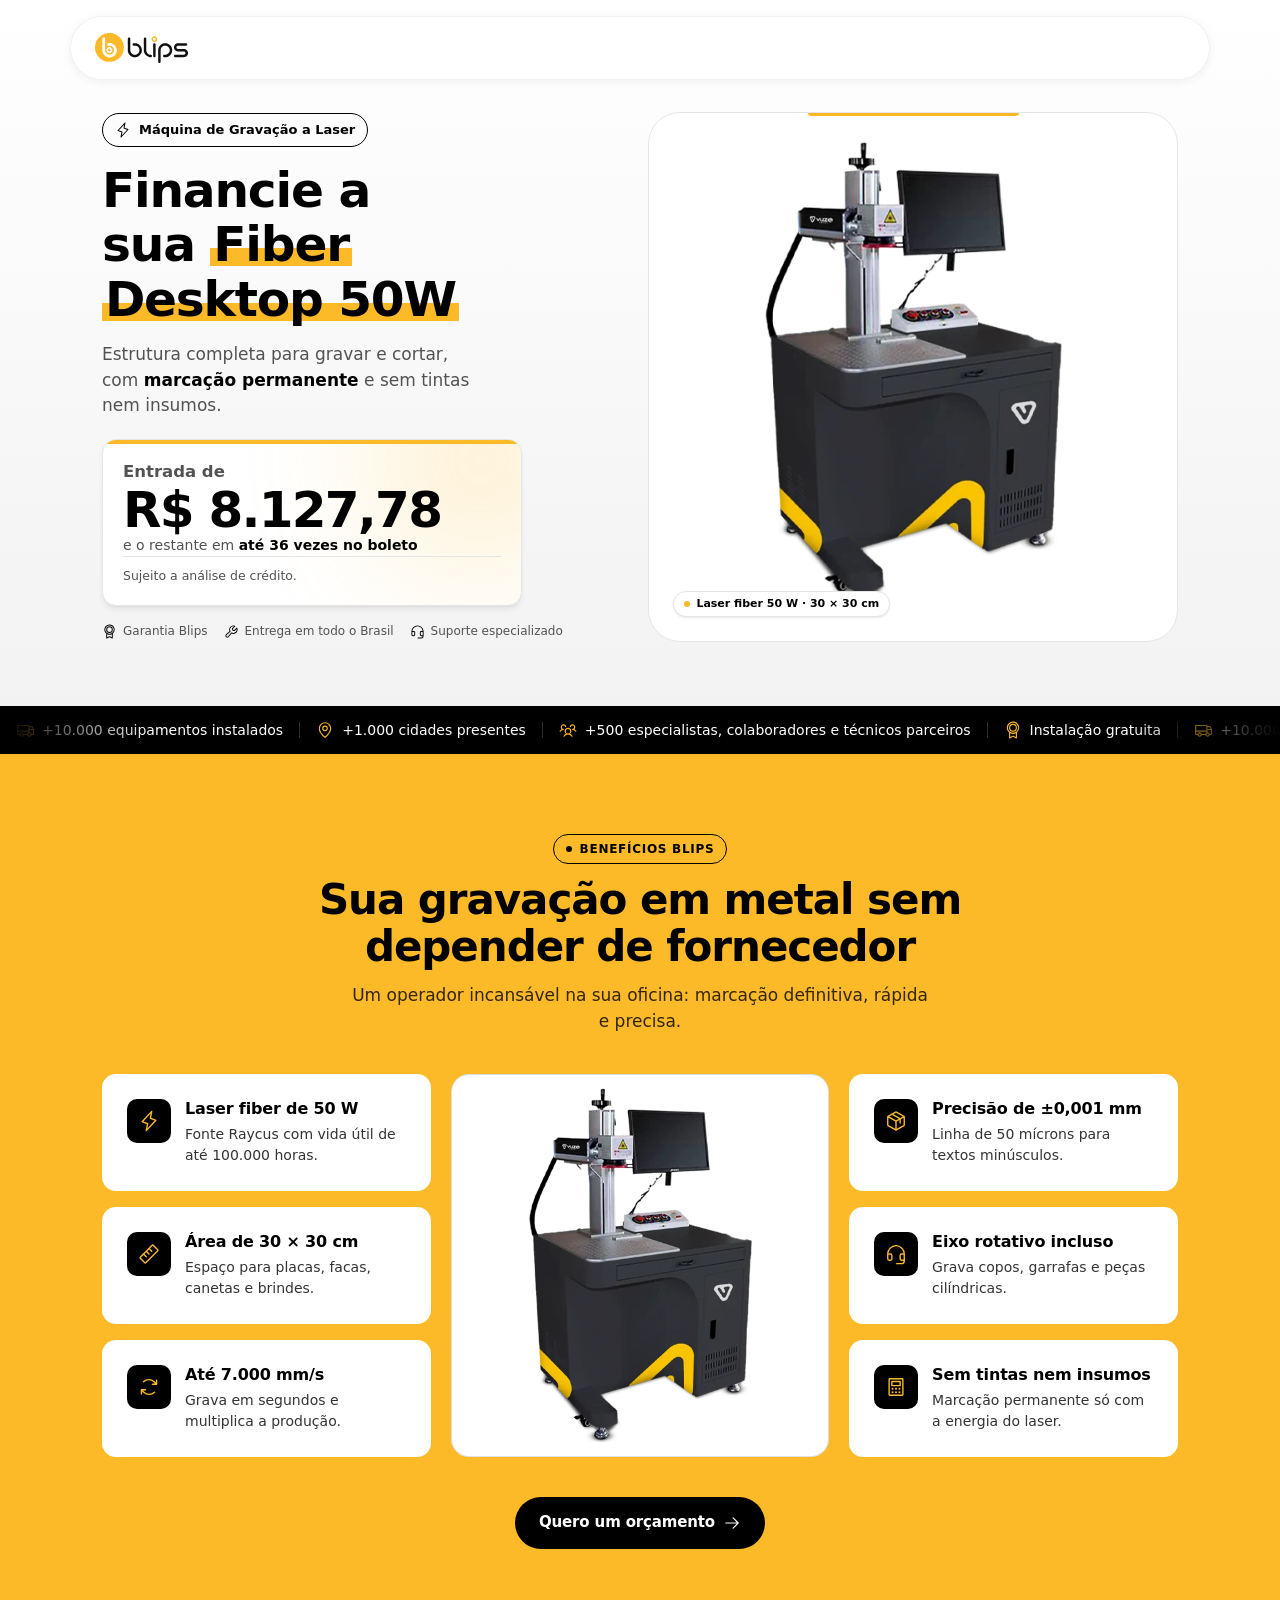
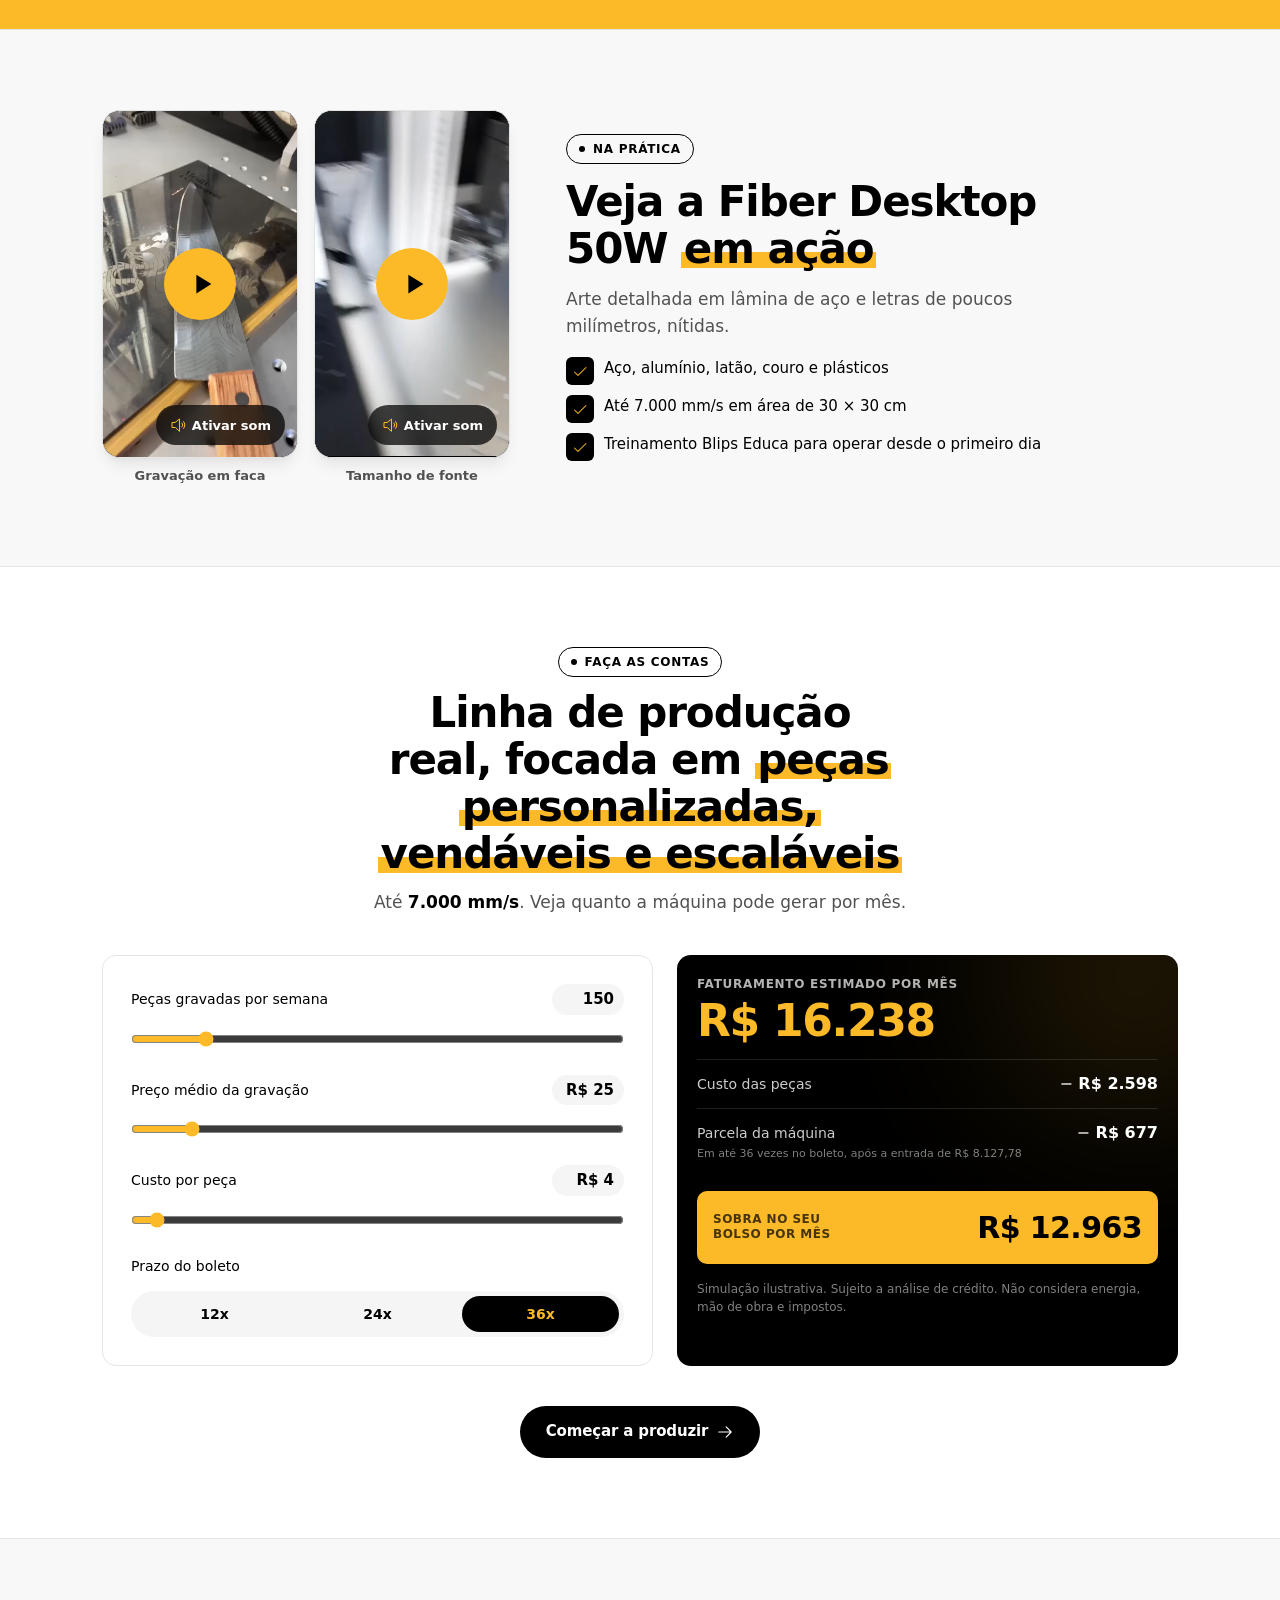
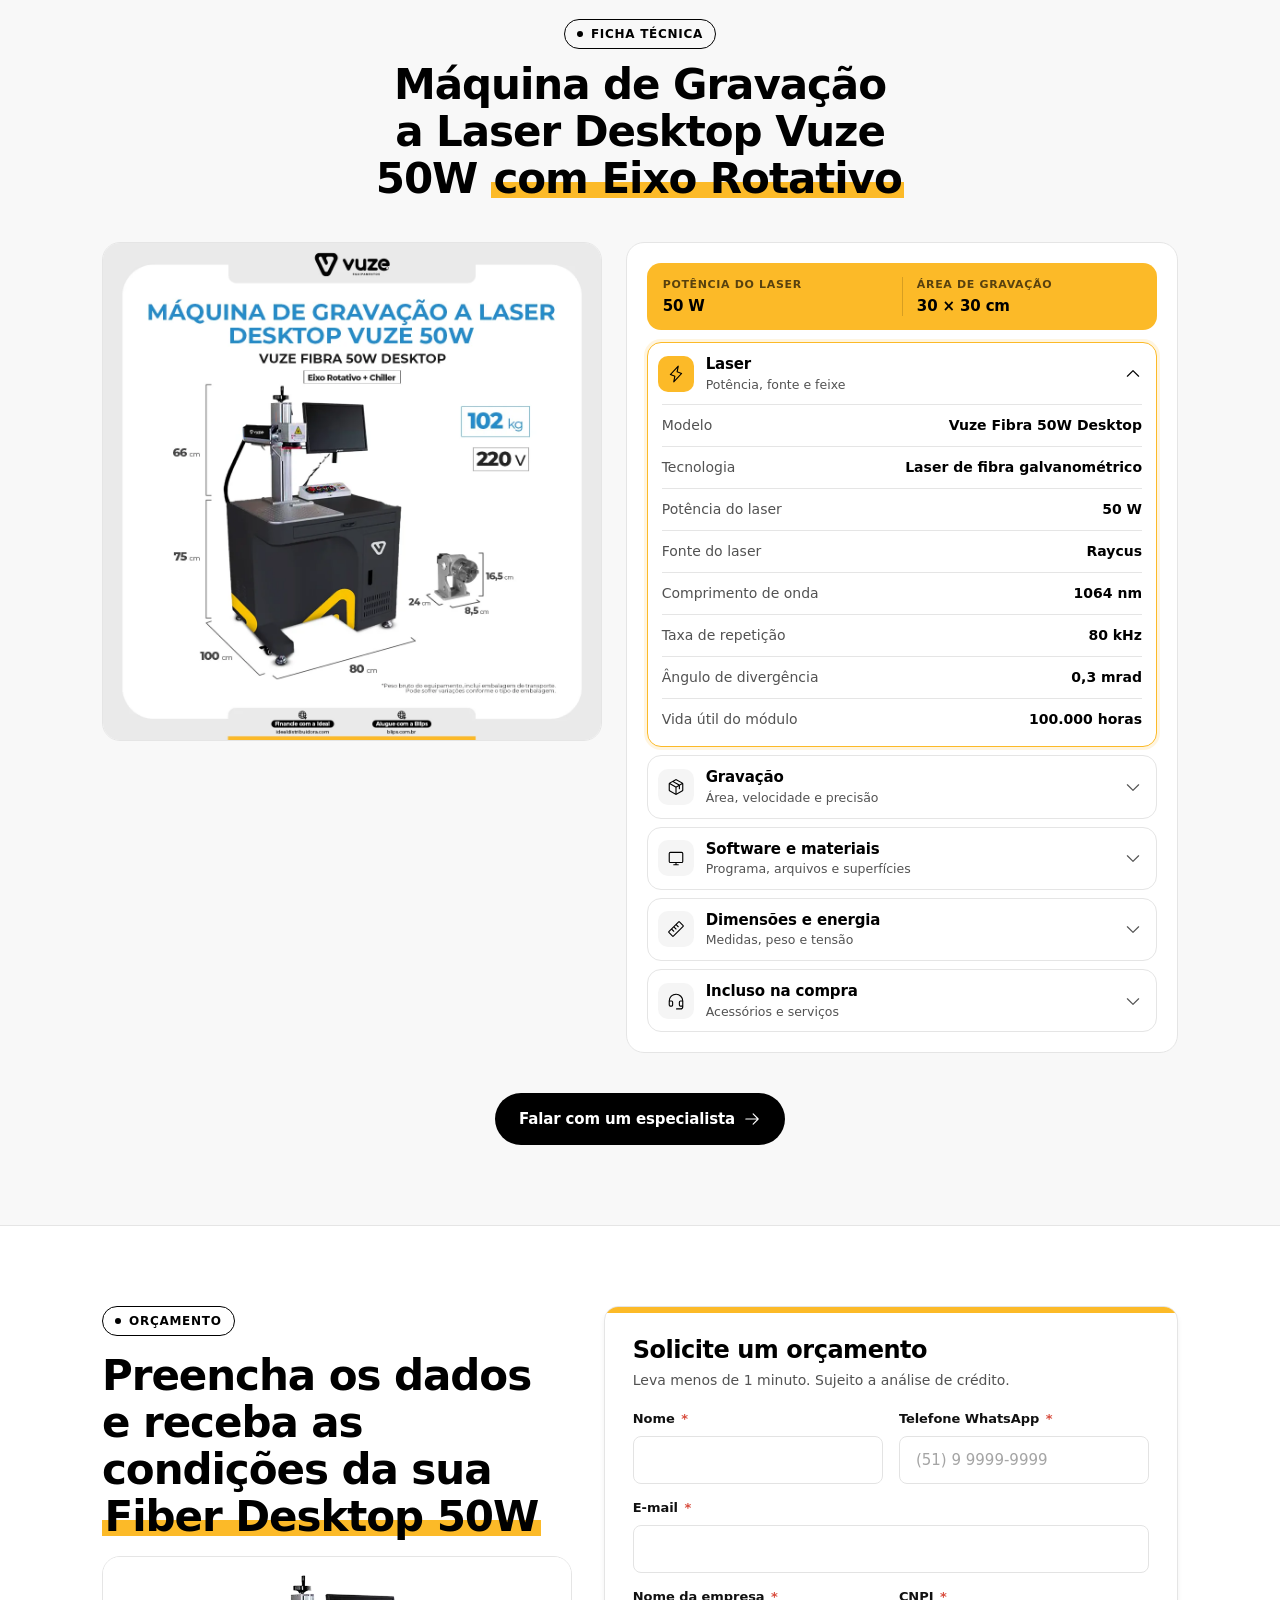
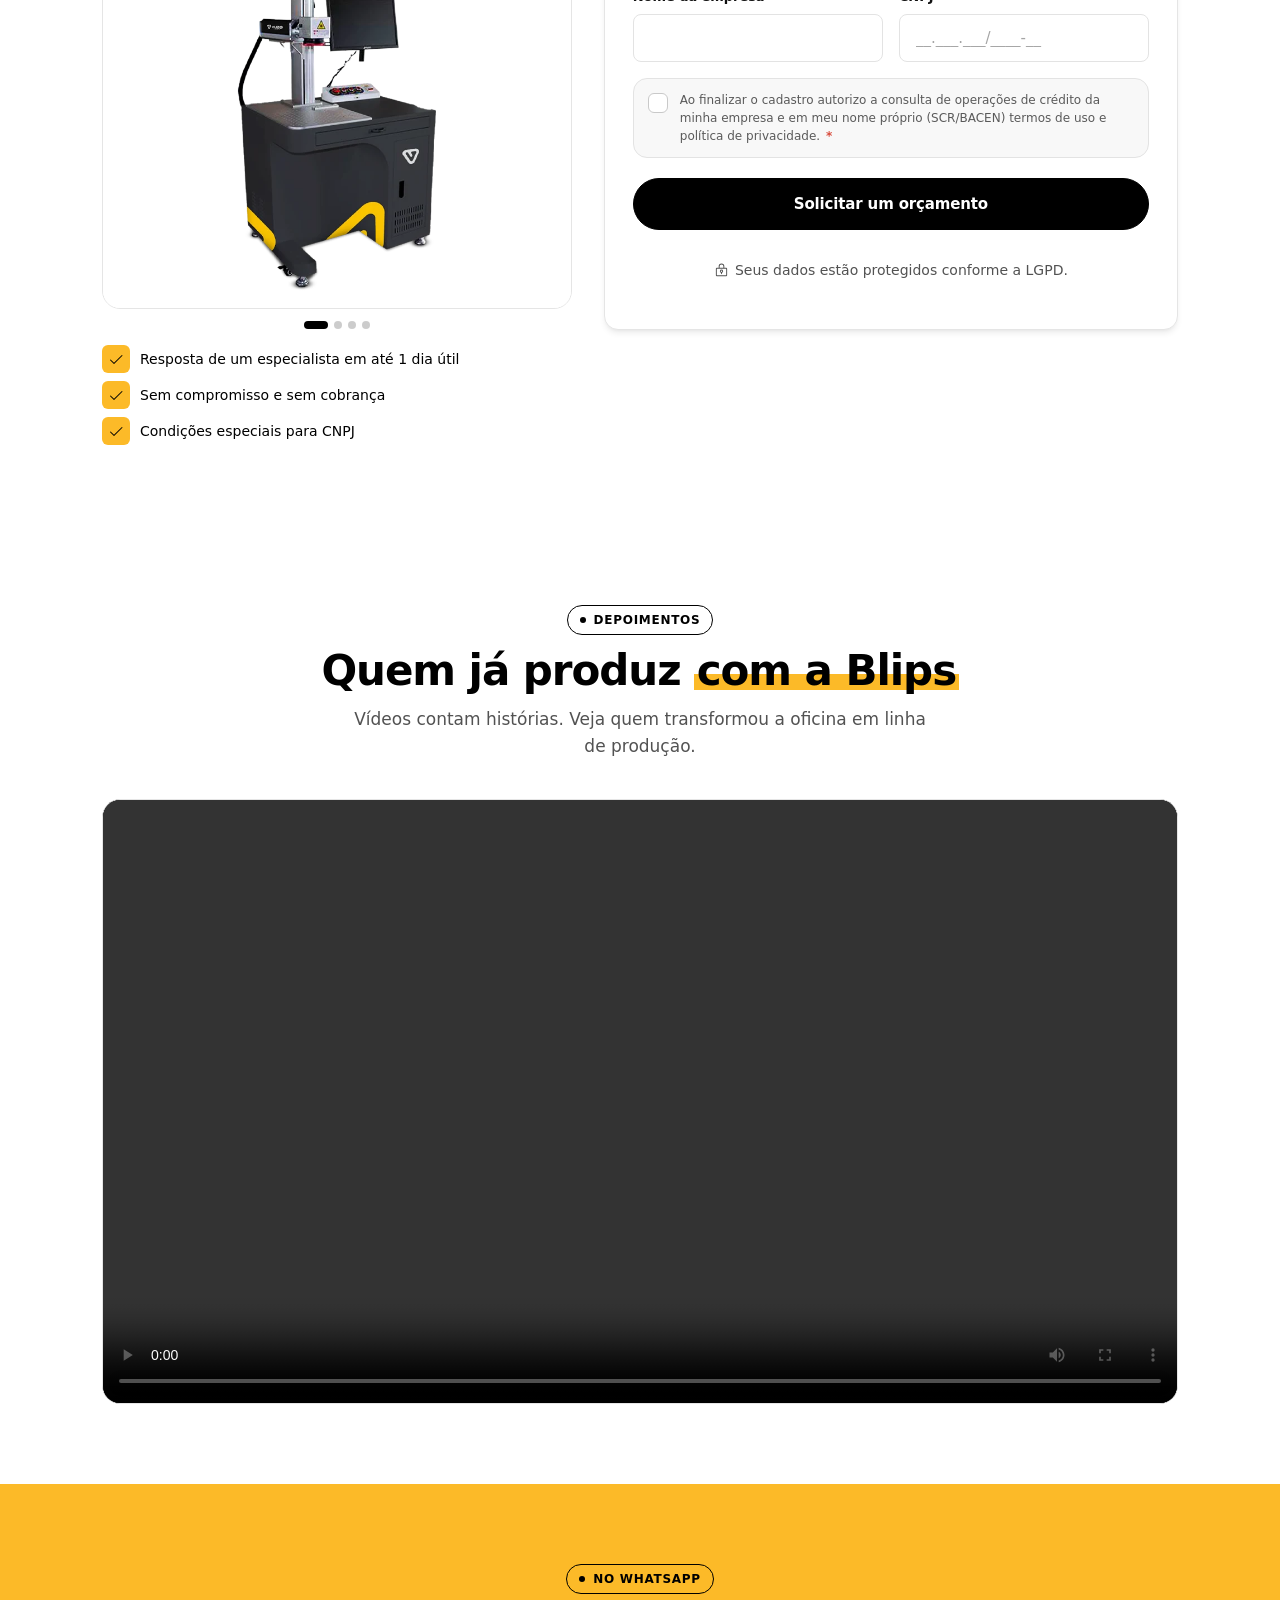
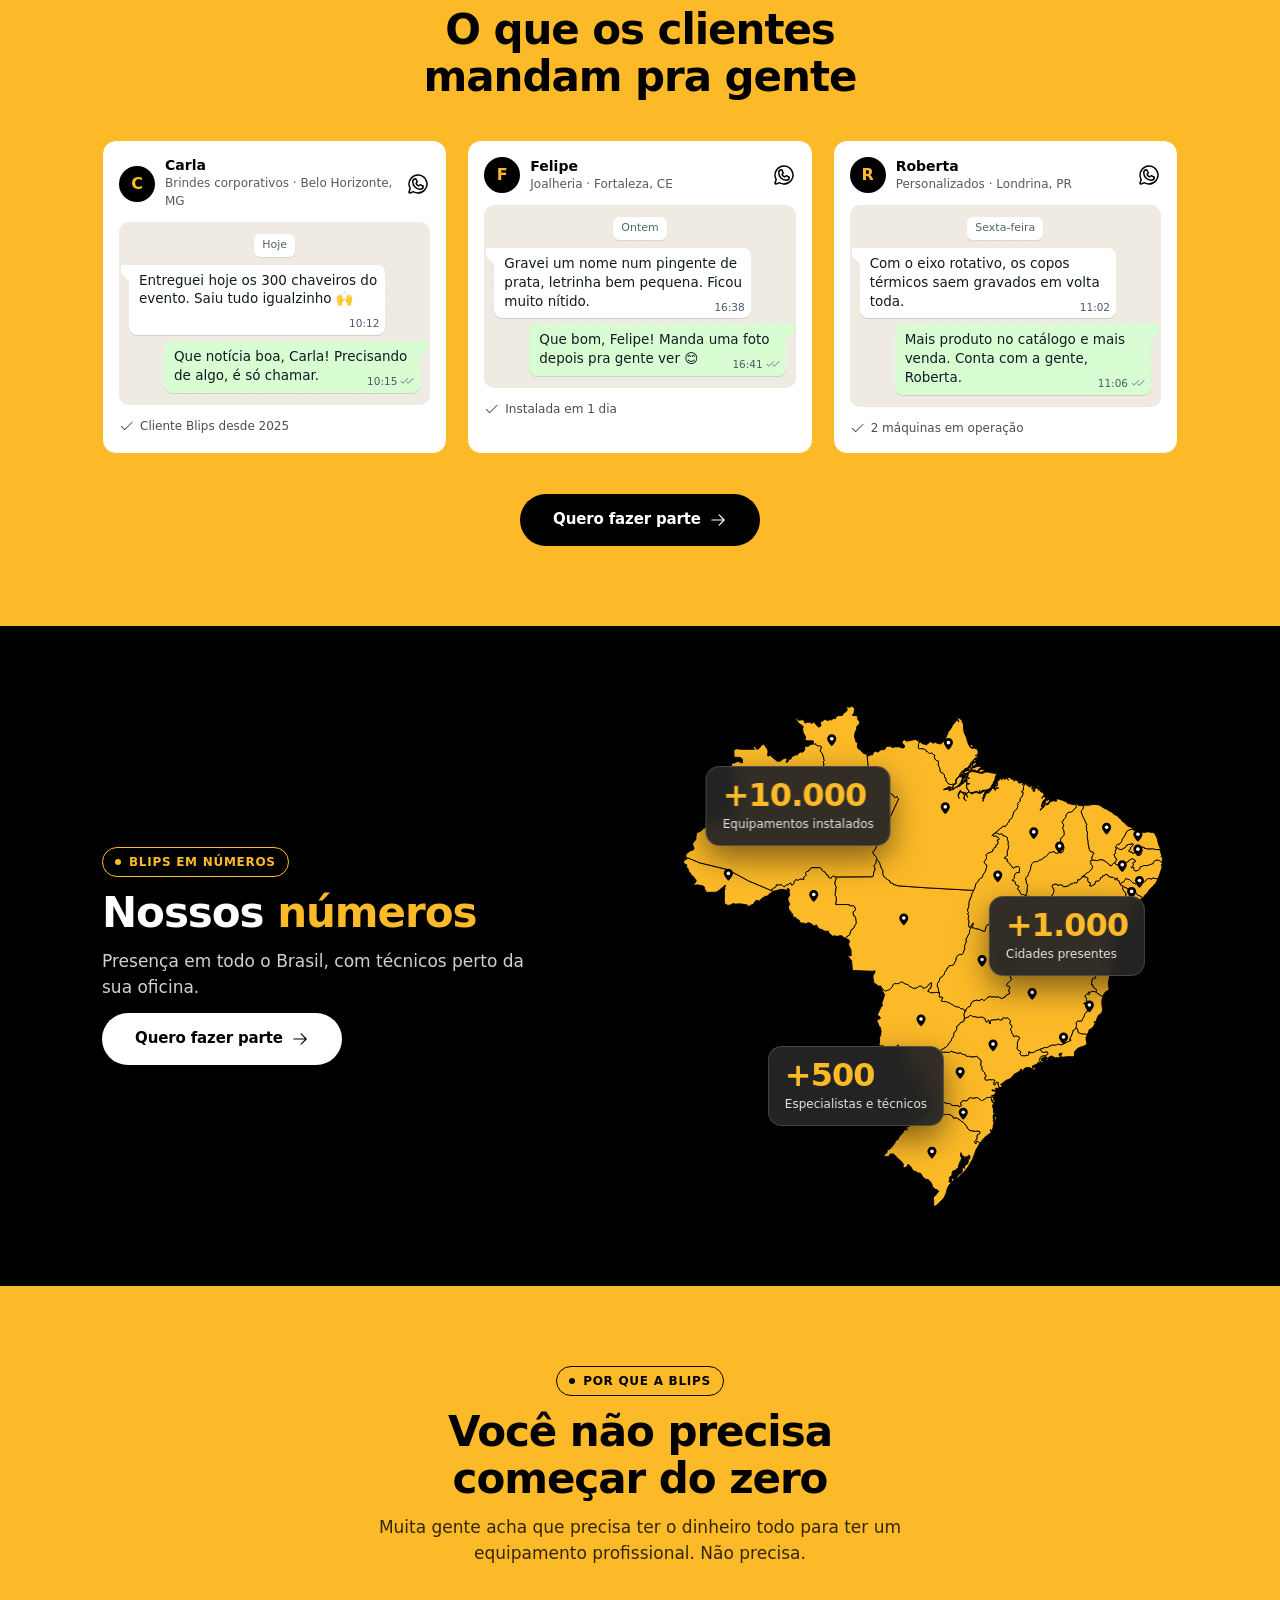
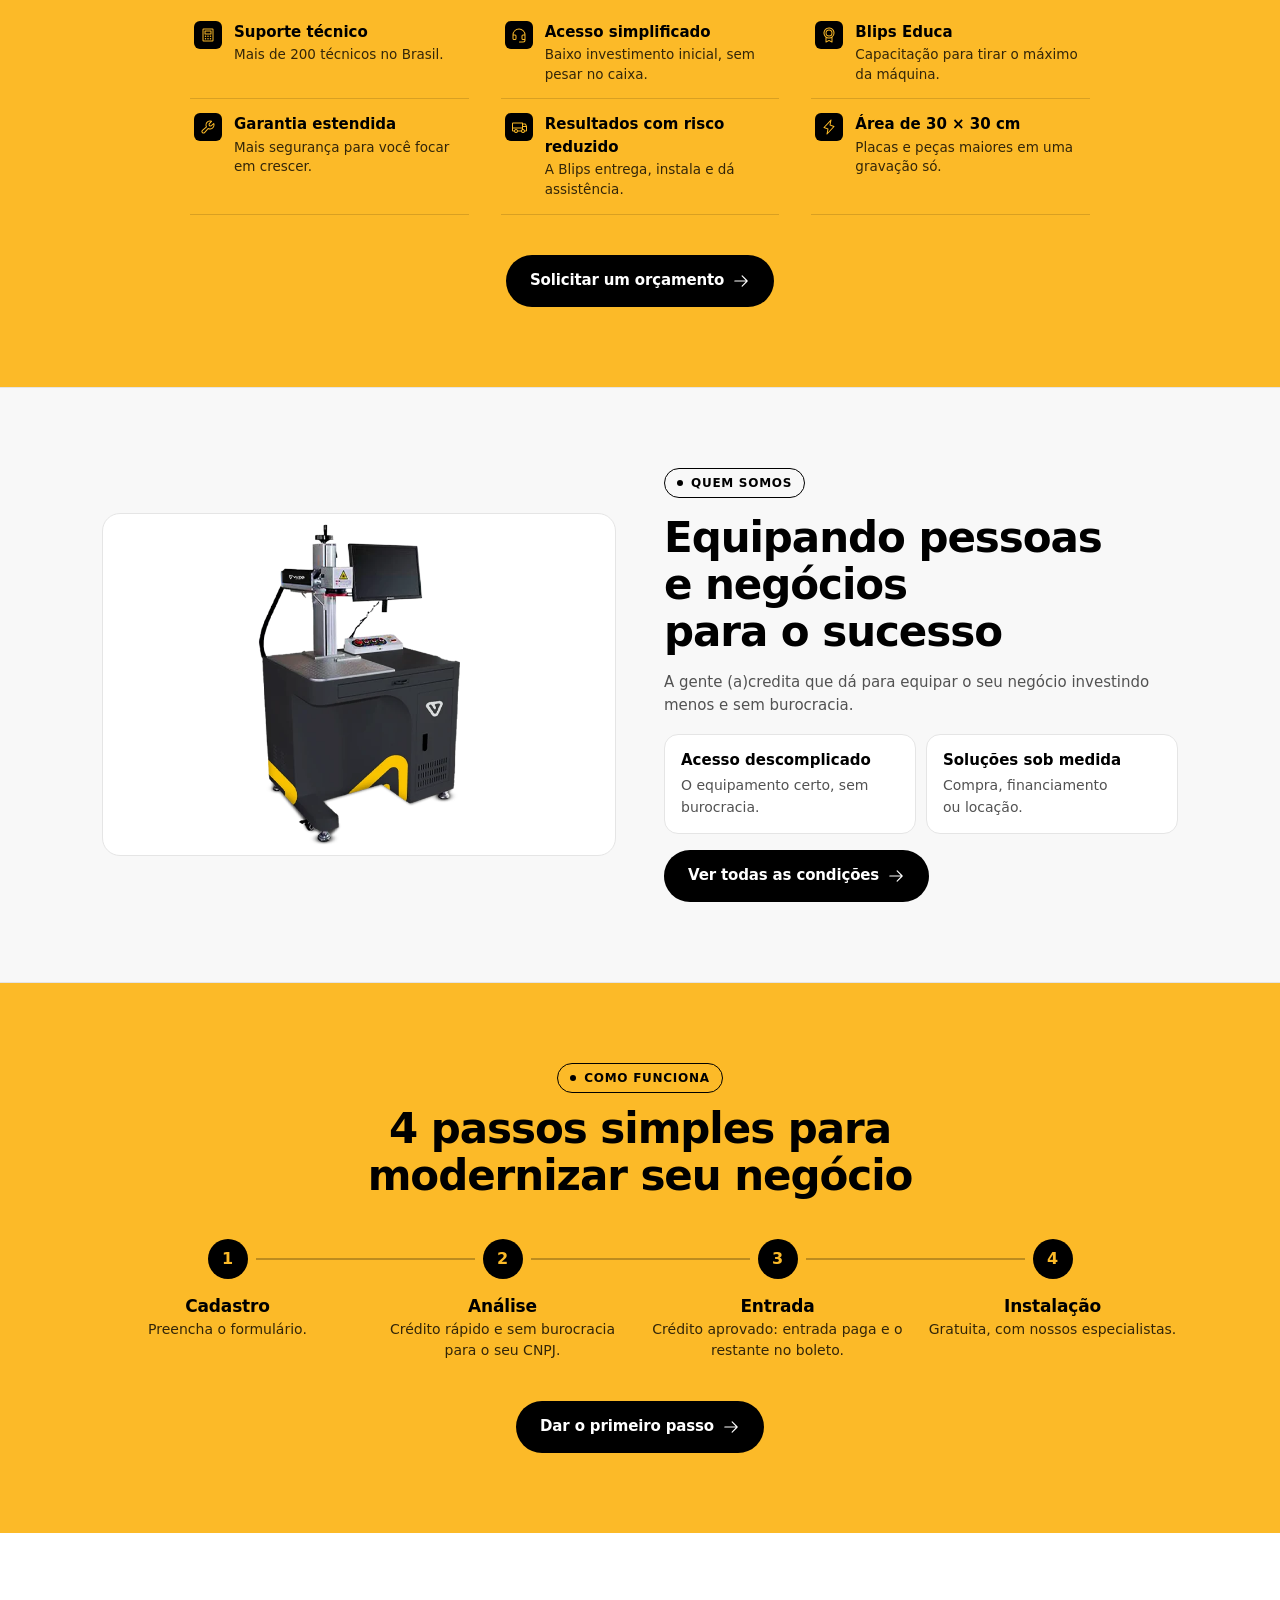
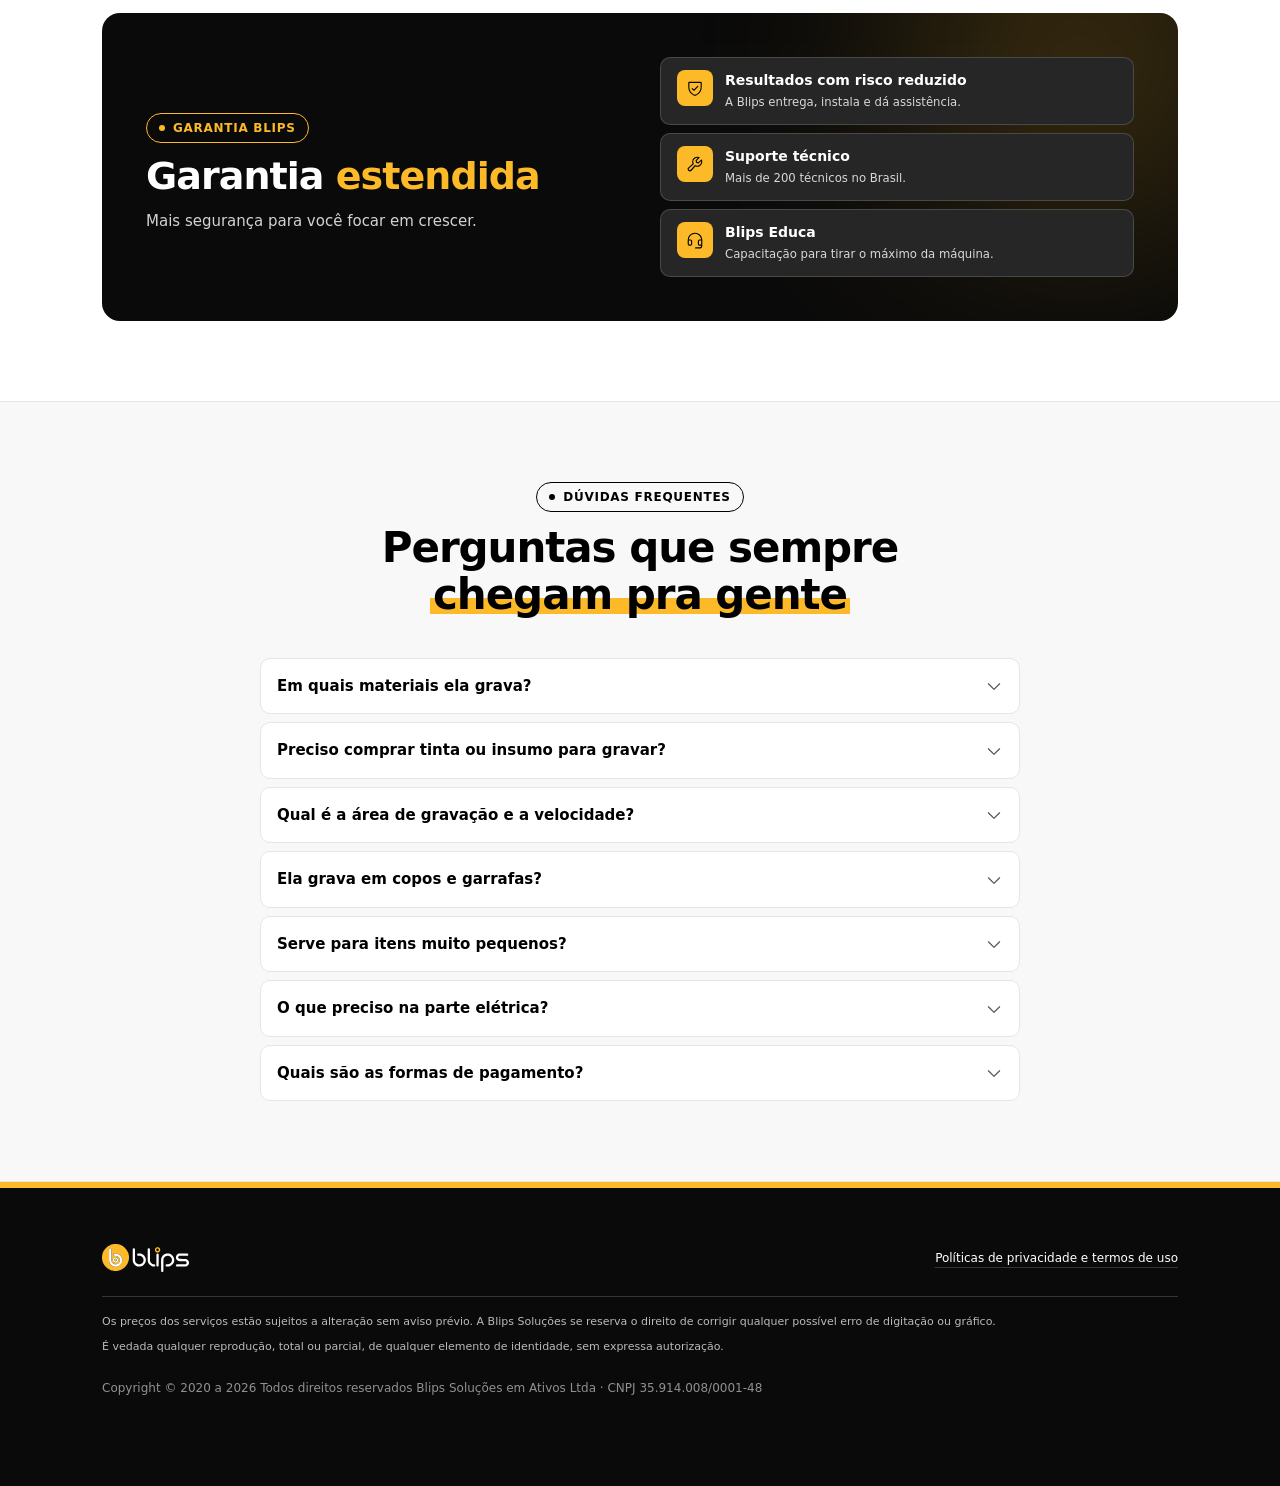
<file: blips/fiber-desktop-50w/index.html>
<!doctype html>
<html lang="pt-BR">
<head>
<meta charset="utf-8">
<meta name="viewport" content="width=device-width, initial-scale=1, viewport-fit=cover">
<title>Fiber Desktop 50W: financie com entrada e até 36x no boleto | Blips</title>
<meta name="description" content="Máquina de Gravação a Laser Desktop Vuze 50W com Eixo Rotativo: laser fiber de 50 W, área de 30 × 30 cm e até 7.000 mm/s. Entrada de R$ 8.127,78 e o restante em até 36x no boleto. Sujeito a análise de crédito.">
<meta name="robots" content="index, follow, max-image-preview:large">
<link rel="canonical" href="https://cv.blips.com.br/financie-sua-fiber-laser/">
<meta name="theme-color" content="#FCBA28">
<meta property="og:type" content="product">
<meta property="og:locale" content="pt_BR">
<meta property="og:site_name" content="Blips">
<meta property="og:url" content="https://cv.blips.com.br/financie-sua-fiber-laser/">
<meta property="og:title" content="Fiber Desktop 50W | Entrada de R$ 8.127,78 + até 36x no boleto">
<meta property="og:description" content="Laser fiber de 50 W, área de 30 × 30 cm e eixo rotativo incluso. Sujeito a análise de crédito.">
<meta property="og:image" content="https://cv.blips.com.br/financie-sua-fiber-laser/assets/img/maquina-gravacao-laser-desktop-vuze-50w.webp">
<meta property="og:image:alt" content="Máquina de Gravação a Laser Desktop Vuze 50W com Eixo Rotativo">
<meta name="twitter:card" content="summary_large_image">
<meta name="twitter:title" content="Fiber Desktop 50W | Blips">
<meta name="twitter:description" content="Entrada de R$ 8.127,78 e o restante em até 36x no boleto. Sujeito a análise de crédito.">
<meta name="twitter:image" content="https://cv.blips.com.br/financie-sua-fiber-laser/assets/img/maquina-gravacao-laser-desktop-vuze-50w.webp">
<script type="application/ld+json">{"@context": "https://schema.org", "@graph": [{"@type": "Organization", "@id": "https://blips.com.br/#org", "name": "Blips", "legalName": "Blips Soluções em Ativos Ltda", "url": "https://blips.com.br/", "taxID": "35.914.008/0001-48", "logo": "https://cv.blips.com.br/financie-sua-fiber-laser/assets/img/blips-logo.svg"}, {"@type": "WebPage", "@id": "https://cv.blips.com.br/financie-sua-fiber-laser/#webpage", "url": "https://cv.blips.com.br/financie-sua-fiber-laser/", "name": "Fiber Desktop 50W: financie com entrada e até 36x no boleto | Blips", "inLanguage": "pt-BR", "isPartOf": {"@id": "https://blips.com.br/#org"}}, {"@type": "Product", "name": "Máquina de Gravação a Laser Desktop Vuze 50W com Eixo Rotativo", "alternateName": ["Fiber Desktop 50W", "Vuze Fibra 50W Desktop"], "brand": {"@type": "Brand", "name": "Vuze"}, "category": "Máquina de gravação a laser fiber", "image": ["https://cv.blips.com.br/financie-sua-fiber-laser/assets/img/maquina-gravacao-laser-desktop-vuze-50w.webp", "https://cv.blips.com.br/financie-sua-fiber-laser/assets/img/vuze-fibra-50w-desktop-medidas.webp"], "description": "Máquina de gravação a laser fiber de 50 W, de mesa, com área de 30 × 30 cm, até 7.000 mm/s, precisão de ±0,001 mm, software EzCad2 e eixo rotativo incluso.", "additionalProperty": [{"@type": "PropertyValue", "name": "Potência do laser", "value": "50 W"}, {"@type": "PropertyValue", "name": "Área de gravação", "value": "300 x 300 mm"}, {"@type": "PropertyValue", "name": "Velocidade", "value": "até 7.000 mm/s"}, {"@type": "PropertyValue", "name": "Precisão de repetibilidade", "value": "±0,001 mm"}, {"@type": "PropertyValue", "name": "Software", "value": "EzCad2"}], "subjectOf": [{"@type": "VideoObject", "name": "Fiber Desktop 50W gravando em lâmina de faca", "description": "A Fiber Desktop 50W grava uma arte detalhada na lâmina de uma faca de aço.", "thumbnailUrl": "https://cv.blips.com.br/financie-sua-fiber-laser/assets/video/vuze-fiber-desktop-50w-gravacao-faca-poster.webp", "contentUrl": "https://cv.blips.com.br/financie-sua-fiber-laser/assets/video/vuze-fiber-desktop-50w-gravacao-faca.mp4", "uploadDate": "2026-10-01", "duration": "PT17S"}, {"@type": "VideoObject", "name": "Fiber Desktop 50W: teste de tamanho de fonte", "description": "A Fiber Desktop 50W grava textos de vários tamanhos em chapa de metal, configurados no EzCad2.", "thumbnailUrl": "https://cv.blips.com.br/financie-sua-fiber-laser/assets/video/vuze-fiber-desktop-50w-gravacao-fonte-poster.webp", "contentUrl": "https://cv.blips.com.br/financie-sua-fiber-laser/assets/video/vuze-fiber-desktop-50w-gravacao-fonte.mp4", "uploadDate": "2026-10-01", "duration": "PT1M3S"}], "offers": {"@type": "Offer", "url": "https://cv.blips.com.br/financie-sua-fiber-laser/", "priceCurrency": "BRL", "price": "8127.78", "description": "Entrada de R$ 8.127,78 e o restante em até 36 vezes no boleto. Sujeito a análise de crédito.", "availability": "https://schema.org/InStock", "itemCondition": "https://schema.org/NewCondition", "seller": {"@id": "https://blips.com.br/#org"}}}, {"@type": "FAQPage", "mainEntity": [{"@type": "Question", "name": "Em quais materiais ela grava?", "acceptedAnswer": {"@type": "Answer", "text": "Metais como aço, alumínio e latão, e não metálicos como plásticos, couro, papel e espelho."}}, {"@type": "Question", "name": "Preciso comprar tinta ou insumo para gravar?", "acceptedAnswer": {"@type": "Answer", "text": "Não. A marcação é permanente e feita só com a energia do laser, sem tintas nem solventes."}}, {"@type": "Question", "name": "Qual é a área de gravação e a velocidade?", "acceptedAnswer": {"@type": "Answer", "text": "Área de 30 × 30 cm e velocidade de até 7.000 mm/s."}}, {"@type": "Question", "name": "Ela grava em copos e garrafas?", "acceptedAnswer": {"@type": "Answer", "text": "Sim. O eixo rotativo vem incluso e grava peças cilíndricas, como copos térmicos e garrafas."}}, {"@type": "Question", "name": "Serve para itens muito pequenos?", "acceptedAnswer": {"@type": "Answer", "text": "Sim. Linha mínima de 50 mícrons e precisão de ±0,001 mm, para joias, relógios e chips."}}, {"@type": "Question", "name": "O que preciso na parte elétrica?", "acceptedAnswer": {"@type": "Answer", "text": "Tomada 220 V e espaço para a máquina, que mede 80 × 100 × 141 cm e pesa 102 kg. A gente confirma tudo antes da instalação."}}, {"@type": "Question", "name": "Quais são as formas de pagamento?", "acceptedAnswer": {"@type": "Answer", "text": "Entrada de R$ 8.127,78 e o restante em até 36 vezes no boleto. Sujeito a análise de crédito. Para outras condições, fala com a gente pelo formulário."}}]}]}</script>
<style>/* BLIPS · LP PADRÃO CV — v2.6 (tokens @blips/ui). Mobile-first · grid 4px. */
.lp{
  --primary:#FCBA28; --primary-fg:#000000; --primary-hover:#E8AB25;
  --primary-soft:rgba(252,186,40,.14); --primary-ring:rgba(252,186,40,.45);
  --bg:#FFFFFF; --fg:#000000; --card:#FFFFFF; --surface:#FAFAFA; --muted:#F5F5F5; --muted-fg:#525252;
  --border:#E5E5E5; --ring:#B5B5B5; --ink:#0A0A0A; --ink-border:rgba(255,255,255,.18); --ink-muted:rgba(255,255,255,.82);
  --font-sans:'Inter',ui-sans-serif,system-ui,-apple-system,'Segoe UI',Roboto,sans-serif;
  --font-display:var(--font-sans);
  --font-mono:'JetBrains Mono',ui-monospace,SFMono-Regular,Menlo,monospace;
  --radius:10px; --r-sm:6px; --r-md:8px; --r-lg:10px; --r-xl:14px; --r-2xl:18px;
  --ease:cubic-bezier(.25,1,.5,1); --t-micro:150ms; --t-base:200ms; --t-slow:250ms;
  --shadow-sm:0 1px 3px 0 rgba(0,0,0,.08),0 1px 2px -1px rgba(0,0,0,.06);
  --shadow-md:0 4px 6px -1px rgba(0,0,0,.08),0 2px 4px -2px rgba(0,0,0,.06);
  --shadow-lg:0 10px 15px -3px rgba(0,0,0,.08),0 4px 6px -4px rgba(0,0,0,.05);
  --max:1140px; --gutter:16px; --tap:56px;
}
@supports (color:oklch(0 0 0)){
  .lp{ --surface:oklch(.98 0 0); --muted:oklch(.97 0 0); --muted-fg:oklch(.439 0 0); --border:oklch(.922 0 0); --ring:oklch(.708 0 0); --ink:oklch(.145 0 0); --primary-hover:color-mix(in oklch,#FCBA28 90%,black); }
}
html{ scroll-behavior:smooth; -webkit-text-size-adjust:100%; }
body{ margin:0; background:#fff; }
.skip{ position:absolute; left:-9999px; top:8px; z-index:10000; padding:8px 12px; background:#000; color:#fff; border-radius:8px; font:600 14px/1 'Inter',system-ui,sans-serif; }
.skip:focus{ left:8px; }
.lp,.lp *,.lp *::before,.lp *::after{ box-sizing:border-box; }
.lp{ position:relative; font-family:var(--font-sans); color:var(--fg); line-height:1.5; -webkit-font-smoothing:antialiased; overflow-x:clip; }
.lp img{ display:block; max-width:100%; height:auto; }
.lp .wrap{ width:100%; max-width:var(--max); margin-inline:auto; padding-inline:var(--gutter); }
.lp .ic{ width:1em; height:1em; flex:none; }

.lp h1,.lp h2,.lp h3{ margin:0; font-weight:700; letter-spacing:-.025em; line-height:1.12; text-wrap:balance; }
.lp h1,.lp h2{ font-family:var(--font-display); }
.lp h3{ font-family:var(--font-sans); font-weight:600; letter-spacing:-.01em; line-height:1.3; }
.lp p{ margin:0; }
.lp .hl{ color:inherit; background:linear-gradient(transparent 58%,var(--primary) 58%,var(--primary) 90%,transparent 90%); -webkit-box-decoration-break:clone; box-decoration-break:clone; padding:0 .06em; }
.lp-num .hl,.lp .gar .hl,.lp .calc__result .hl{ color:var(--primary); background:none; padding:0; }
.lp .eyebrow{ display:inline-flex; width:max-content; justify-self:start; align-items:center; gap:8px; padding:5px 12px; border-radius:999px; background:transparent; border:1.5px solid currentColor; color:#000; font-size:12px; font-weight:700; letter-spacing:.06em; text-transform:uppercase; }
.lp .eyebrow::before{ content:""; width:6px; height:6px; border-radius:999px; background:#000; flex:none; }
.lp .h2{ font-size:clamp(28px,5.6vw,42px); max-width:22ch; }
.lp .lead{ font-size:clamp(15px,3.6vw,17px); line-height:1.55; color:var(--muted-fg); max-width:56ch; text-wrap:pretty; }
.lp .lead strong{ color:var(--fg); font-weight:600; }

.lp.sec{ padding-block:clamp(48px,7vw,80px); }
.lp.sec--band{ background:var(--surface); border-top:1px solid var(--border); border-bottom:1px solid var(--border); }
.lp.sec--yellow{ background:var(--primary); --muted-fg:rgba(0,0,0,.80); --border:rgba(0,0,0,.12); --surface:rgba(255,255,255,.55); --primary-soft:rgba(0,0,0,.08); }
.lp.sec--yellow .eyebrow{ color:#000; } .lp.sec--yellow .eyebrow::before{ background:#000; }
.lp-num .eyebrow,.lp .gar .eyebrow{ color:var(--primary); } .lp-num .eyebrow::before,.lp .gar .eyebrow::before{ background:var(--primary); }
.lp.sec--yellow .hl{ color:inherit; background:none; padding:0; }
.lp.sec--yellow .card{ border-color:transparent; }
.lp.sec--yellow .card:hover{ border-color:rgba(0,0,0,.35); box-shadow:0 8px 24px rgba(0,0,0,.08); }
.lp.sec--yellow .ben__item .ibox{ background:#000; color:var(--primary); }

.lp .sec__head{ display:flex; flex-direction:column; gap:12px; align-items:center; text-align:center; margin-bottom:clamp(24px,4vw,40px); }
.lp .sec__head .h2,.lp .sec__head .lead{ margin-inline:auto; }
.lp .sec__cta{ display:flex; justify-content:center; margin-top:clamp(24px,4vw,40px); }

.lp .btn,.bnav-root .btn{
  display:inline-flex; align-items:center; justify-content:center; gap:8px; min-height:52px; width:100%; padding:0 24px;
  border:0; border-radius:999px; background:#000; color:#fff !important;
  font-family:var(--font-sans,'Inter',system-ui,sans-serif); font-size:15px; font-weight:600; letter-spacing:-.01em; line-height:1;
  white-space:nowrap; text-decoration:none !important; cursor:pointer; user-select:none; touch-action:manipulation; -webkit-tap-highlight-color:transparent;
  transition:background-color 150ms cubic-bezier(.25,1,.5,1),transform 200ms cubic-bezier(.25,1,.5,1);
}
.lp .btn .ic,.bnav-root .btn .ic{ font-size:18px; transition:transform 200ms cubic-bezier(.25,1,.5,1),color 150ms; }
.lp .btn:hover,.bnav-root .btn:hover{ background:#262626; }
.lp .btn:hover .ic,.bnav-root .btn:hover .ic{ transform:translateX(3px); color:var(--primary,#FCBA28); }
.lp .btn:active,.bnav-root .btn:active{ transform:scale(.99); }
.lp .btn:focus-visible,.bnav-root .btn:focus-visible{ outline:0; box-shadow:0 0 0 3px rgba(252,186,40,.55); }
.lp .btn--sm,.bnav-root .btn--sm{ min-height:40px; padding:0 18px; font-size:14px; width:auto; }
.lp .btn--sm .ic,.bnav-root .btn--sm .ic{ font-size:16px; }
.lp-num .btn,.gar .btn{ background:#fff; color:#000 !important; }
.lp-num .btn:hover,.gar .btn:hover{ background:var(--primary,#FCBA28); }
.lp-num .btn:hover .ic{ color:#000; }

.lp .card{ background:var(--card); border:1px solid var(--border); border-radius:var(--r-xl); padding:24px; transition:border-color var(--t-base) var(--ease),transform var(--t-base) var(--ease),box-shadow var(--t-base) var(--ease); }
.lp .card:hover{ border-color:var(--primary); box-shadow:0 0 0 3px var(--primary-soft); }
.lp .ibox{ width:44px; height:44px; flex:none; border-radius:var(--r-lg); background:var(--primary); color:var(--primary-fg); display:inline-flex; align-items:center; justify-content:center; transition:transform var(--t-base) var(--ease); }
.lp .ibox .ic{ font-size:22px; }

/* 1 · HERO */
.lp.pc{ background:linear-gradient(180deg,#FFFFFF 0%,#F2F2F2 100%); }
.pc__wrap{ width:100%; max-width:var(--max); margin-inline:auto; padding-inline:var(--gutter); min-height:100svh; display:flex; flex-direction:column; padding-block:calc(80px + env(safe-area-inset-top,0px)) 16px; }
.pc__main{ flex:1 1 auto; min-height:0; display:grid; grid-template-rows:minmax(160px,1fr) auto; gap:12px; }
.pc__scene{ position:relative; margin:0; min-height:0; border:1px solid var(--border); --scene-pad:8px; --img-r:14px; background:#fff; padding:var(--scene-pad); border-radius:calc(var(--img-r) + var(--scene-pad)) !important; display:flex; align-items:center; justify-content:center; overflow:hidden; }
.pc__scene::before{ content:""; position:absolute; inset-inline:22%; top:0; height:3px; border-radius:0 0 3px 3px; background:var(--primary); }
.pc__scene img{ width:auto; height:auto; max-width:100%; max-height:100%; object-fit:contain; border-radius:var(--img-r); }
@media (max-width:879px){
  .pc__scene{ min-height:160px; }
  .pc__scene img{ position:absolute; inset:var(--scene-pad); width:calc(100% - 2 * var(--scene-pad)); height:calc(100% - 2 * var(--scene-pad)); max-width:none; max-height:none; object-fit:contain; }
}
.pc__badge{ position:absolute; left:calc(var(--scene-pad,8px) + 10px); bottom:calc(var(--scene-pad,8px) + 10px); display:inline-flex; align-items:center; gap:6px; padding:4px 10px; border:1px solid var(--border); border-radius:999px; background:var(--card); box-shadow:var(--shadow-sm); font-size:11px; font-weight:600; line-height:1.4; white-space:nowrap; }
.pc__badge i{ width:6px; height:6px; border-radius:50%; background:var(--primary); flex:none; }
.pc__copy{ display:flex; flex-direction:column; align-items:center; gap:12px; text-align:center; }
.pc__cat{ display:inline-flex; align-items:center; gap:8px; padding:6px 12px; border-radius:999px; background:transparent; border:1.5px solid #000; color:#000; font-size:13px; font-weight:600; white-space:nowrap; }
.pc__cat .ic{ font-size:16px; }
.pc__title{ font-size:clamp(30px,7vw,46px); max-width:16ch; letter-spacing:-.03em; line-height:1.04; }
.pc__lead{ font-size:clamp(14px,3.6vw,17px); line-height:1.5; color:var(--muted-fg); max-width:40ch; text-wrap:pretty; }
.pc__lead strong{ color:var(--fg); font-weight:600; }
.px{ position:relative; isolation:isolate; width:min(100%,400px); margin-top:4px; text-align:left; padding:20px; background:var(--card); border:1px solid var(--border); border-radius:var(--r-xl); overflow:hidden; box-shadow:var(--shadow-md); }
.px::before{ content:""; position:absolute; inset-inline:0; top:0; height:4px; background:var(--primary); }
.px__glow{ position:absolute; z-index:-1; width:220px; height:220px; border-radius:999px; background:var(--primary); filter:blur(70px); opacity:.22; right:-70px; top:-90px; pointer-events:none; }
.px__top{ display:flex; align-items:center; gap:6px; margin-top:6px; font-size:16.5px; font-weight:600; color:var(--muted-fg); }
.px__price{ margin-top:8px; font-size:clamp(38px,10vw,50px); font-weight:800; line-height:1; letter-spacing:-.035em; font-variant-numeric:tabular-nums; white-space:nowrap; color:#000; }
.px__sub{ margin-top:8px; font-size:14px; color:var(--muted-fg); }
.px__sub strong{ color:#000; font-weight:700; }
.pc__trust{ display:flex; flex-wrap:wrap; justify-content:center; gap:6px 16px; font-size:12px; color:var(--muted-fg); }
.pc__trust span{ display:inline-flex; align-items:center; gap:6px; }
.pc__trust .ic{ color:var(--fg); font-size:15px; }
@media (max-height:900px) and (max-width:879px){ .pc__trust{ display:none; } }
@media (max-height:720px) and (max-width:879px){ .pc__lead{ display:none; } .pc__main{ gap:8px; } .pc__copy{ gap:8px; } .px{ padding:12px; } }
@media (max-height:520px) and (max-width:879px){ .pc__cat{ display:none; } .pc__wrap{ min-height:auto; padding-block:20px 24px; } .pc__main{ grid-template-rows:none; grid-template-columns:1fr 1fr; align-items:center; gap:16px; } .pc__scene img{ max-height:40svh; } }
@media (min-width:880px){
  .lp{ --gutter:32px; }
  .lp .btn{ width:auto; min-width:240px; } .lp .btn--sm{ min-width:0; }
  .pc__wrap{ min-height:0; padding-block:112px clamp(48px,5vw,72px); }
  .pc__main{ grid-template-rows:none; grid-template-columns:1fr 1.08fr; align-items:center; gap:56px; }
  .pc__copy{ order:1; align-items:flex-start; text-align:left; gap:16px; }
  .pc__scene{ order:2; --scene-pad:14px; --img-r:18px; }
  .pc__scene::before{ inset-inline:30%; }
  .pc__scene img{ width:100%; height:auto; object-fit:contain; }
  .pc__title{ max-width:14ch; font-size:clamp(40px,3.8vw,56px); }
  .px{ width:100%; max-width:420px; }
  .pc__trust{ justify-content:flex-start; }
}

/* 2 · BENEFÍCIOS */
.ben__grid{ display:grid; gap:16px; }
.ben__img{ margin:0; border-radius:var(--r-2xl); overflow:hidden; border:1px solid var(--border); background:#F2F2F2; }
.ben__img img{ width:100%; aspect-ratio:4/3; object-fit:cover; }
.ben__rail{ display:grid; gap:12px; }
.ben__item{ display:flex; gap:14px; align-items:flex-start; padding:16px; }
.ben__item h3{ font-size:16px; }
.ben__item p{ font-size:14px; color:var(--muted-fg); margin-top:4px; line-height:1.5; }
@media (min-width:880px){ .ben__grid{ grid-template-columns:.9fr 1.1fr; gap:28px; align-items:center; } .ben__rail{ grid-template-columns:1fr 1fr; gap:16px; } }

/* 3 · SIMULADOR */
.calc{ display:grid; gap:16px; }
.calc__box{ background:var(--card); border:1px solid var(--border); border-radius:var(--r-xl); padding:clamp(20px,4vw,28px); }
.calc__field{ display:grid; gap:8px; margin-bottom:20px; }
.calc__field:last-child{ margin-bottom:0; }
.calc__field label{ display:flex; justify-content:space-between; align-items:baseline; gap:12px; font-size:14px; font-weight:500; }
.calc__field output{ font-variant-numeric:tabular-nums; font-weight:700; font-size:15px; min-width:72px; text-align:right; padding:4px 10px; border-radius:999px; background:var(--muted); }
.calc input[type=range]{ width:100%; height:32px; accent-color:var(--primary); margin:0; cursor:pointer; }
.calc__result{ position:relative; overflow:hidden; isolation:isolate; background:#000; color:#fff; border-radius:var(--r-xl); padding:20px; display:grid; gap:16px; align-content:start; }
.calc__result::after{ content:""; position:absolute; z-index:-1; width:260px; height:260px; border-radius:999px; background:var(--primary); filter:blur(100px); opacity:.18; right:-90px; top:-110px; }
.calc__top small,.calc__total span{ display:block; font-size:12px; font-weight:600; letter-spacing:.06em; text-transform:uppercase; color:rgba(255,255,255,.7); }
.calc__top b{ display:block; margin-top:6px; font-size:clamp(34px,9vw,44px); font-weight:800; line-height:1; letter-spacing:-.03em; color:var(--primary); font-variant-numeric:tabular-nums; }
.calc__list{ margin:0; display:grid; }
.calc__list > div{ display:flex; justify-content:space-between; align-items:baseline; gap:16px; padding:12px 0; border-top:1px solid rgba(255,255,255,.12); }
.calc__list dt{ font-size:14px; color:rgba(255,255,255,.8); }
.calc__list dt em{ display:block; font-style:normal; font-size:11px; color:rgba(255,255,255,.5); margin-top:2px; }
.calc__list dd::before{ content:"− "; opacity:.7; }
.calc__list dd{ margin:0; font-size:16px; font-weight:600; font-variant-numeric:tabular-nums; white-space:nowrap; }
.calc__total{ display:flex; justify-content:space-between; align-items:center; gap:12px; padding:14px 16px; border-radius:var(--r-lg); background:var(--primary); color:#000; }
.calc__total span{ color:rgba(0,0,0,.72); letter-spacing:.04em; max-width:16ch; line-height:1.3; }
.calc__total b{ font-size:clamp(24px,6.4vw,30px); font-weight:800; letter-spacing:-.02em; font-variant-numeric:tabular-nums; white-space:nowrap; }
.calc__total.is-neg{ background:#fff; }
.calc__note{ font-size:12px; color:rgba(255,255,255,.5); }
@media (min-width:880px){ .calc{ grid-template-columns:1.1fr 1fr; gap:24px; align-items:stretch; } }

/* 4 · FICHA TÉCNICA */
.ft{ display:grid; gap:16px; }
.ft__media{ margin:0; border-radius:var(--r-2xl); overflow:hidden; border:1px solid var(--border); background:#fff; }
.ft__media img{ width:100%; aspect-ratio:1; object-fit:contain; }
.ft__card{ background:var(--card); border:1px solid var(--border); border-radius:var(--r-2xl); padding:16px; display:grid; gap:12px; align-content:start; }
.ft__keys{ display:grid; grid-template-columns:1fr 1fr; background:var(--primary); border-radius:var(--r-xl); padding:14px 16px; }
.ft__keys > div{ min-width:0; display:flex; flex-direction:column; gap:4px; }
.ft__keys > div + div{ padding-left:14px; border-left:1px solid rgba(0,0,0,.15); }
.ft__keys > div:first-child{ padding-right:14px; }
.ft__keys span{ font-size:11px; font-weight:700; letter-spacing:.06em; text-transform:uppercase; color:rgba(0,0,0,.65); }
.ft__keys strong{ font-size:15px; font-weight:700; letter-spacing:-.01em; line-height:1.25; color:#000; }
.ft__acc{ display:grid; gap:8px; }
.ft__item{ border:1px solid var(--border); border-radius:var(--r-xl); background:#fff; transition:border-color var(--t-base) var(--ease),box-shadow var(--t-base) var(--ease); }
.ft__item:hover{ border-color:rgba(0,0,0,.2); }
.ft__item[open]{ border-color:var(--primary); box-shadow:0 0 0 3px var(--primary-soft); }
.ft__item > summary{ list-style:none; display:grid; grid-template-columns:36px 1fr auto; align-items:center; gap:12px; padding:10px 14px 10px 10px; cursor:pointer; -webkit-tap-highlight-color:transparent; }
.ft__item > summary::-webkit-details-marker{ display:none; }
.ft__item .ibox{ width:36px; height:36px; border-radius:var(--r-lg); background:var(--muted); color:#000; transition:background-color var(--t-base) var(--ease); }
.ft__item .ibox .ic{ font-size:18px; }
.ft__item[open] .ibox,.ft__item:hover .ibox{ background:var(--primary); }
.ft__sum{ display:flex; flex-direction:column; min-width:0; }
.ft__sum b{ font-size:15px; font-weight:600; letter-spacing:-.01em; }
.ft__sum small{ font-size:12.5px; color:var(--muted-fg); }
.ft__item > summary > .ic{ font-size:18px; color:var(--muted-fg); transition:transform var(--t-slow) var(--ease); }
.ft__item[open] > summary > .ic{ transform:rotate(180deg); color:#000; }
.ft__list{ margin:0; padding:0 14px 6px; animation:lp-rise .3s var(--ease); }
.ft__list > div{ display:flex; justify-content:space-between; align-items:baseline; gap:16px; padding:10px 0; border-top:1px solid var(--border); font-size:14px; }
.ft__list dt{ color:var(--muted-fg); }
.ft__list dd{ margin:0; font-weight:600; text-align:right; }
@media (max-width:879px){ .ft__media img{ aspect-ratio:auto; height:220px; } .ft__card{ padding:12px; } .ft__keys{ padding:12px 14px; } .ft__keys strong{ font-size:14px; } }
@media (min-width:880px){ .ft{ grid-template-columns:.95fr 1.05fr; gap:24px; align-items:start; } .ft__card{ padding:20px; } }

/* 5 · DEPOIMENTOS / WHATSAPP */
.dep__video{ position:relative; margin:0; border-radius:var(--r-2xl); overflow:hidden; background:var(--ink); aspect-ratio:16/9; border:1px solid var(--border); }
.dep__video video{ width:100%; height:100%; object-fit:cover; display:block; }
.dep__grid{ display:grid; gap:12px; margin-top:16px; }
.lp .card.wa{ background:var(--primary); border-color:var(--primary); padding:16px; display:grid; gap:12px; align-content:start; color:var(--primary-fg); }
.lp .card.wa:hover{ border-color:var(--primary-fg); box-shadow:0 0 0 3px var(--primary-soft); }
.wa__head{ display:flex; align-items:center; gap:10px; }
.wa__av{ width:36px; height:36px; border-radius:50%; background:var(--primary-fg); color:var(--primary); font-style:normal; font-weight:700; display:grid; place-items:center; flex:none; }
.wa__head b{ display:block; font-weight:600; font-size:14px; line-height:1.2; }
.wa__head small{ display:block; font-size:12px; color:rgba(0,0,0,.65); }
.wa__head > .ic{ margin-left:auto; font-size:24px; }
.wa__chat{ position:relative; overflow:hidden; background:#EFEAE2; border-radius:var(--r-lg); padding:12px 10px; display:grid; gap:6px; }
.wa__chat::before{ content:""; position:absolute; inset:0; opacity:.35; pointer-events:none; background-image:radial-gradient(rgba(0,0,0,.08) 1px,transparent 1.5px); background-size:14px 14px; }
.wa__day{ position:relative; justify-self:center; font-size:11px; font-weight:500; background:#fff; border-radius:var(--r-sm); padding:3px 8px; color:#54656F; box-shadow:0 1px 1px rgba(0,0,0,.08); margin-bottom:2px; }
.wa__msg{ position:relative; max-width:88%; margin:0; padding:6px 8px 6px 10px; border-radius:var(--r-md); background:#fff; font-size:13.5px; line-height:1.4; color:#111B21; box-shadow:0 1px .5px rgba(11,20,26,.13); overflow-wrap:anywhere; }
.wa__msg::before{ content:""; position:absolute; top:0; width:0; height:0; border:8px solid transparent; }
.wa__msg--in{ justify-self:start; border-top-left-radius:0; }
.wa__msg--in::before{ left:-8px; border-top-color:#fff; border-right-color:#fff; border-left:0; }
.wa__msg--out{ justify-self:end; background:#D9FDD3; border-top-right-radius:0; }
.wa__msg--out::before{ right:-8px; border-top-color:#D9FDD3; border-left-color:#D9FDD3; border-right:0; }
.wa__msg time{ float:right; display:inline-flex; align-items:center; gap:3px; margin:8px -2px -2px 10px; font-size:10.5px; color:#4A5A63; white-space:nowrap; }
.wa__msg time .ic{ font-size:14px; color:#8696A0; }
.wa__foot{ display:flex; align-items:center; gap:6px; font-size:12px; font-weight:500; color:rgba(0,0,0,.7); }
.wa__foot .ic{ font-size:15px; }
@media (min-width:880px){ .dep__grid{ grid-template-columns:repeat(3,1fr); gap:20px; margin-top:24px; } }

/* 7 · POR QUE A BLIPS */
.qb{ display:grid; gap:0; max-width:900px; margin-inline:auto; }
.qb__item{ display:flex; align-items:flex-start; gap:12px; padding:14px 4px; font-size:15px; font-weight:600; border-bottom:1px solid rgba(0,0,0,.14); }
.qb__item .ibox{ width:28px; height:28px; border-radius:var(--r-sm); background:#000; color:var(--primary); }
.qb__item .ibox .ic{ font-size:16px; }
.qb__item b{ display:block; font-weight:700; }
.qb__item small{ display:block; margin-top:2px; font-size:13.5px; font-weight:400; color:var(--muted-fg); line-height:1.45; }
@media (min-width:600px){ .qb{ grid-template-columns:repeat(2,1fr); column-gap:32px; } }
@media (min-width:880px){ .qb{ grid-template-columns:repeat(3,1fr); } }

/* 1b · BARRA DE INDICADORES */
.lp-bar{ --bar-h:48px; --bar-speed:42s; --bar-fade:12%; position:relative; display:flex; align-items:center; height:var(--bar-h); background:#000; color:#fff; overflow:hidden; contain:paint; }
.lp-bar::before,.lp-bar::after{ content:""; position:absolute; top:0; bottom:0; width:var(--bar-fade); z-index:2; pointer-events:none; }
.lp-bar::before{ left:0; background:linear-gradient(90deg,#000 0%,rgba(0,0,0,0) 100%); }
.lp-bar::after{ right:0; background:linear-gradient(270deg,#000 0%,rgba(0,0,0,0) 100%); }
.lp-bar__track{ display:flex; width:max-content; animation:lp-bar-scroll var(--bar-speed) linear infinite; will-change:transform; }
.lp-bar:hover .lp-bar__track{ animation-play-state:paused; }
.lp-bar__group{ display:flex; align-items:center; flex-shrink:0; }
.lp-bar__item{ display:inline-flex; align-items:center; gap:8px; padding:0 16px; white-space:nowrap; font-size:14px; font-weight:500; line-height:1; }
.lp-bar__item .ic{ font-size:18px; color:var(--primary); }
.lp-bar__div{ width:1px; height:16px; flex-shrink:0; background:var(--ink-border); }
@keyframes lp-bar-scroll{ from{ transform:translateX(0); } to{ transform:translateX(-50%); } }
@media (max-width:767px){ .lp-bar{ --bar-h:40px; --bar-fade:14%; --bar-speed:26s; } .lp-bar__item{ font-size:12px; padding:0 12px; gap:6px; } .lp-bar__item .ic{ font-size:15px; } }
@media (prefers-reduced-motion:reduce){ .lp-bar__track{ animation-play-state:paused; } }

/* 6 · BLIPS EM NÚMEROS */
.lp-num{ background:#000; color:#fff; --muted-fg:rgba(255,255,255,.82); }
.num{ display:grid; gap:36px; }
.num__copy{ display:grid; gap:12px; align-content:center; }
.num__copy .h2{ color:#fff; }
.num__map{ position:relative; width:100%; max-width:480px; margin-inline:auto; aspect-ratio:613/639; }
.num__svg{ width:100%; height:100%; display:block; filter:drop-shadow(0 16px 32px rgba(0,0,0,.45)); }
.num__states path{ fill:var(--primary); stroke:#000; stroke-width:1.2; stroke-linejoin:round; transition:fill var(--t-micro) var(--ease); }
.num__states path:hover{ fill:#FFD061; }
.num__pin path{ fill:#000; } .num__pin circle{ fill:#fff; }
@media (prefers-reduced-motion:no-preference){ .num__map .num__pin{ opacity:0; transition:opacity .4s var(--ease); transition-delay:calc(var(--pi) * 40ms); } .num__map.is-in .num__pin{ opacity:1; } }
.num__big{ position:absolute; left:var(--x); top:var(--y); z-index:2; transform:translate(-50%,-50%); display:grid; gap:4px; padding:12px 16px; background:rgba(38,38,38,.94); -webkit-backdrop-filter:blur(8px); backdrop-filter:blur(8px); color:#fff; border:1px solid rgba(255,255,255,.16); border-radius:var(--r-xl); box-shadow:0 12px 32px rgba(0,0,0,.5); white-space:nowrap; cursor:grab; touch-action:none; user-select:none; -webkit-user-select:none; animation:lp-float 4.5s ease-in-out infinite; animation-delay:var(--d,0s); transition:border-color var(--t-base) var(--ease); }
.num__big b{ font-size:clamp(24px,3vw,32px); font-weight:800; line-height:1; letter-spacing:-.03em; color:var(--primary); font-variant-numeric:tabular-nums; }
.num__big small{ font-size:12px; font-weight:500; color:rgba(255,255,255,.88); }
.num__big:hover{ border-color:var(--primary); }
.num__big.is-drag{ animation:none; cursor:grabbing; z-index:5; border-color:var(--primary); }
@keyframes lp-float{ 0%,100%{ transform:translate(-50%,-50%); } 50%{ transform:translate(-50%,calc(-50% - 6px)); } }
@media (max-width:879px){ .num__map{ max-width:340px; } .num__big{ left:var(--mx,var(--x)); top:var(--my,var(--y)); padding:8px 12px; border-radius:var(--r-lg); } .num__big b{ font-size:20px; } .num__big small{ font-size:10px; } }
@media (min-width:880px){ .num{ grid-template-columns:1fr 1fr; gap:56px; align-items:center; } .num__copy .btn{ width:auto; } }
@media (prefers-reduced-motion:reduce){ .num__big{ animation:none; } }

/* 8 · FORMULÁRIO */
.form{ display:grid; gap:20px; scroll-margin-top:24px; }
.form__side{ display:grid; gap:16px; align-content:start; }
.form__side ul{ list-style:none; margin:0; padding:0; display:grid; gap:8px; }
.form__side li{ display:flex; gap:10px; align-items:center; font-size:14px; }
.form__side li .ibox{ width:28px; height:28px; border-radius:var(--r-sm); }
.form__side li .ibox .ic{ font-size:16px; }
.form__box{ position:relative; overflow:hidden; background:var(--card); border:1px solid var(--border); border-radius:var(--r-xl); padding:clamp(20px,4vw,28px); box-shadow:var(--shadow-md); }
.form__box::before{ content:""; position:absolute; inset-inline:0; top:0; height:6px; background:var(--primary); }
.form__box h3{ font-family:var(--font-display); font-weight:700; font-size:clamp(20px,4.6vw,24px); letter-spacing:-.02em; margin-bottom:4px; }
.form__box > p{ font-size:14px; color:var(--muted-fg); margin-bottom:20px; }
.f__safe{ display:flex; justify-content:center; gap:6px; align-items:center; margin-top:14px !important; font-size:12px; color:var(--muted-fg); }
.f__safe .ic{ font-size:15px; }
@media (min-width:880px){ .form{ grid-template-columns:.9fr 1.1fr; gap:32px; align-items:start; } .form__side{ position:sticky; top:24px; } }

/* 9 · QUEM SOMOS */
.who{ display:grid; gap:20px; }
.who__img{ margin:0; border-radius:var(--r-2xl); overflow:hidden; border:1px solid var(--border); }
.who__img--foto{ aspect-ratio:3/2; }
.who__img--foto img{ width:100%; height:100%; object-fit:cover; display:block; }
.who__copy{ display:grid; gap:16px; }
.who__copy p{ font-size:15px; color:var(--muted-fg); text-wrap:pretty; line-height:1.55; }
.who__pilares{ display:grid; gap:10px; }
.who__pilares > div{ padding:14px 16px; border:1px solid var(--border); border-radius:var(--r-xl); background:var(--card); }
.who__pilares b{ display:block; font-size:15px; font-weight:700; color:var(--fg); }
.who__pilares p{ font-size:14px !important; margin-top:4px; }
@media (min-width:600px){ .who__pilares{ grid-template-columns:1fr 1fr; } }
@media (min-width:880px){ .who{ grid-template-columns:1fr 1fr; gap:48px; align-items:center; } }

/* 10 · COMO FUNCIONA */
.tl{ list-style:none; margin:0 auto; padding:0; max-width:520px; display:grid; gap:0; }
.tl__step{ position:relative; display:grid; grid-template-columns:40px 1fr; gap:16px; padding-bottom:24px; }
.tl__step:last-child{ padding-bottom:0; }
.tl__step::before{ content:""; position:absolute; left:19px; top:40px; bottom:0; width:2px; background:var(--primary); }
.tl__step:last-child::before{ display:none; }
.tl__dot{ width:40px; height:40px; border-radius:999px; background:#000; color:var(--primary); display:grid; place-items:center; font-weight:800; font-size:16px; position:relative; z-index:1; }
.tl__step h3{ font-size:17px; margin-top:8px; }
.tl__step p{ font-size:14px; color:var(--muted-fg); margin-top:2px; }
@media (min-width:880px){
  .tl{ max-width:none; grid-template-columns:repeat(4,1fr); gap:24px; }
  .tl__step{ grid-template-columns:1fr; gap:12px; padding-bottom:0; text-align:center; justify-items:center; }
  .tl__step::before{ left:calc(50% + 28px); right:calc(-50% + 16px); width:auto; top:19px; bottom:auto; height:2px; }
  .tl__step h3{ margin-top:4px; }
}

/* 11 · GARANTIA */
.gar{ position:relative; overflow:hidden; isolation:isolate; background:var(--ink); color:#fff; border-radius:var(--r-2xl); padding:clamp(24px,5vw,44px); display:grid; gap:24px; }
.gar::after{ content:""; position:absolute; z-index:-1; width:320px; height:320px; border-radius:999px; background:var(--primary); filter:blur(120px); opacity:.26; top:-120px; right:-60px; }
.gar h2{ font-size:clamp(26px,5.4vw,38px); color:#fff; margin-top:12px; }
.gar > div > p{ color:var(--ink-muted); font-size:15px; max-width:52ch; margin-top:12px; line-height:1.55; }
.gar__list{ display:grid; gap:8px; }
.gar__list > div{ display:flex; gap:12px; align-items:flex-start; padding:12px 16px; background:#262626; border:1px solid rgba(255,255,255,.16); border-radius:var(--r-lg); font-size:14px; transition:border-color var(--t-base) var(--ease); }
.gar__list > div:hover{ border-color:var(--primary); }
.gar__list .ibox{ width:36px; height:36px; border-radius:var(--r-md); }
.gar__list .ibox .ic{ font-size:18px; }
.gar__list b{ display:block; font-weight:600; }
.gar__list small{ color:var(--ink-muted); }
@media (min-width:880px){ .gar{ grid-template-columns:1fr 1fr; gap:40px; align-items:center; } }

/* 12 · FAQ */
.faq{ max-width:760px; margin-inline:auto; display:grid; gap:8px; }
.faq details{ background:var(--card); border:1px solid var(--border); border-radius:var(--r-lg); transition:border-color var(--t-base) var(--ease); }
.faq details:hover,.faq details[open]{ border-color:var(--primary); }
.faq summary{ list-style:none; display:flex; justify-content:space-between; align-items:center; gap:16px; padding:16px; font-weight:600; font-size:15px; cursor:pointer; -webkit-tap-highlight-color:transparent; }
.faq summary::-webkit-details-marker{ display:none; }
.faq summary .ic{ font-size:18px; color:var(--muted-fg); transition:transform var(--t-slow) var(--ease); }
.faq details[open] summary .ic{ transform:rotate(180deg); color:var(--fg); }
.faq .faq__a{ padding:0 16px 16px; font-size:14px; color:var(--muted-fg); line-height:1.55; animation:lp-rise .35s var(--ease); }

/* FOOTER */
.lp-foot{ background:var(--ink); color:var(--ink-muted); border-top:6px solid var(--primary); padding:clamp(40px,6vw,56px) 0 calc(24px + env(safe-area-inset-bottom,0px)); font-size:12px; line-height:1.55; }
.lp-foot .wrap{ display:grid; gap:24px; }
.lp-foot__top{ display:flex; flex-wrap:wrap; justify-content:space-between; align-items:center; gap:16px; }
.lp img.lp-foot__logo{ height:28px; width:auto; }
.lp-foot__links{ display:flex; flex-wrap:wrap; gap:16px; }
.lp-foot a{ color:#fff; text-decoration:none; border-bottom:1px solid var(--ink-border); transition:color var(--t-micro) var(--ease),border-color var(--t-micro) var(--ease); }
.lp-foot a:hover{ color:var(--primary); border-color:var(--primary); }
.lp-foot__legal{ display:grid; gap:8px; padding-top:16px; border-top:1px solid var(--ink-border); color:rgba(255,255,255,.72); font-size:11px; }
.lp-foot__copy{ color:rgba(255,255,255,.55); }

/* STICKY CTA (mobile) */
.lp-sticky{ position:fixed; inset-inline:0; bottom:0; z-index:50; display:flex; align-items:center; justify-content:space-between; gap:12px; padding:10px var(--gutter) calc(10px + env(safe-area-inset-bottom,0px)); background:rgba(255,255,255,.94); backdrop-filter:blur(12px); -webkit-backdrop-filter:blur(12px); border-top:1px solid var(--border); box-shadow:0 -6px 20px rgba(0,0,0,.06); transform:translateY(110%); transition:transform var(--t-slow) var(--ease); }
.lp-sticky.is-on{ transform:none; }
.lp-sticky__p{ display:flex; align-items:center; gap:8px; }
.lp-sticky__n{ display:inline-flex; align-items:center; height:22px; padding:0 8px; border-radius:999px; background:transparent; border:1.5px solid #000; color:#000; font-size:12px; font-weight:700; line-height:1; }
.lp-sticky__v{ display:flex; flex-direction:column; line-height:1.1; }
.lp-sticky__v b{ white-space:nowrap; font-family:var(--font-display); font-size:18px; letter-spacing:-.02em; font-variant-numeric:tabular-nums; }
.lp-sticky__v small{ white-space:nowrap; font-size:10px; color:var(--muted-fg); font-weight:500; }
.lp-sticky .btn{ width:auto; flex:none; }
@media (min-width:880px){ .lp-sticky{ display:none; } }
body.has-sticky .lp-foot{ padding-bottom:calc(88px + env(safe-area-inset-bottom,0px)); }

/* NAV — pill flutuante */
.bnav-root{ --bnav-h:56px; --bnav-top:12px; --bnav-pad:12px; --bnav-max:1140px; --bnav-ease:cubic-bezier(.25,1,.5,1); font-family:'Inter',system-ui,sans-serif; line-height:1.5; -webkit-font-smoothing:antialiased; color:#000; }
@media (min-width:768px){ .bnav-root{ --bnav-h:64px; --bnav-top:16px; --bnav-pad:24px; } }
.bnav-root,.bnav-root *{ box-sizing:border-box; }
.bnav-root a{ text-decoration:none !important; color:inherit; }
.bnav-root img{ max-width:100%; display:block; }
.bnav-root .ic{ width:1em; height:1em; flex:none; }
.bnav{ position:fixed; top:var(--bnav-top); left:0; right:0; z-index:9990; padding:0 var(--bnav-pad); padding-top:env(safe-area-inset-top); transition:transform 260ms var(--bnav-ease); will-change:transform; }
.bnav.is-hidden{ transform:translateY(calc(-1 * (var(--bnav-h) + var(--bnav-top) + 24px))); }
.bnav__wrap{ position:relative; max-width:var(--bnav-max); margin:0 auto; }
.bnav__pill{ position:relative; z-index:2; height:var(--bnav-h); display:flex; align-items:center; justify-content:space-between; gap:12px; padding:0 8px 0 18px; border-radius:999px; background:rgba(255,255,255,.94); border:1px solid rgba(0,0,0,.06); box-shadow:0 2px 10px rgba(0,0,0,.06); transition:box-shadow 200ms var(--bnav-ease),background-color 200ms var(--bnav-ease); }
@supports (backdrop-filter:blur(1px)) or (-webkit-backdrop-filter:blur(1px)){ .bnav__pill{ -webkit-backdrop-filter:saturate(180%) blur(20px); backdrop-filter:saturate(180%) blur(20px); } }
.bnav.is-scrolled .bnav__pill{ background:rgba(255,255,255,.95); box-shadow:0 6px 24px rgba(0,0,0,.10); }
@media (min-width:768px){ .bnav__pill{ padding:0 10px 0 24px; } }
.bnav__logo{ display:flex; align-items:center; flex:none; }
.bnav__logo img{ height:26px; width:auto; }
@media (min-width:768px){ .bnav__logo img{ height:30px; } }
.bnav__acoes{ display:flex; align-items:center; gap:6px; flex:none; }
.bnav-root .bnav__cta{ display:none; }
@media (min-width:768px){ .bnav-root .bnav__cta{ display:inline-flex; } }
.bnav-root a:focus-visible{ outline:none; box-shadow:0 0 0 3px rgba(0,0,0,.25); }
@media (prefers-reduced-motion:reduce){ .bnav-root *{ transition-duration:1ms !important; } }

/* RAILS (mobile) */
@media (max-width:879px){
  .lp .rail{ display:flex; gap:12px; overflow-x:auto; overflow-y:hidden; touch-action:pan-x pan-y; scroll-snap-type:x mandatory; scroll-padding-inline:var(--gutter); scrollbar-width:none; margin-inline:calc(-1 * var(--gutter)); padding:4px var(--gutter) 4px; -webkit-overflow-scrolling:touch; overscroll-behavior-x:contain; }
  .lp .rail::-webkit-scrollbar{ display:none; }
  .lp .rail > *{ flex:0 0 82%; scroll-snap-align:start; }
  .lp .rail::after{ content:""; flex:0 0 1px; }
  .lp .rail.dep__grid > *{ flex-basis:88%; }
  .lp .rail > *.io{ transition-delay:0s !important; transform:none !important; }
  .lp .dots{ display:flex; justify-content:center; align-items:center; gap:6px; margin-top:16px; }
  .lp .dots button{ width:8px; height:8px; padding:0; border:0; border-radius:999px; background:rgba(0,0,0,.2); cursor:pointer; transition:width 200ms var(--ease),background-color 200ms var(--ease); -webkit-tap-highlight-color:transparent; }
  .lp .dots button[aria-current="true"]{ width:24px; background:#000; }
  .lp .dots button:focus-visible{ outline:2px solid #000; outline-offset:2px; }
}
@media (max-width:879px){
  html{ scroll-snap-type:y proximity; }
  .lp.pc,.lp.sec{ scroll-snap-align:start; scroll-margin-top:0; }
  .lp.sec{ padding-block:40px; }
  .lp .sec__head{ gap:10px; margin-bottom:20px; }
  .lp .sec__cta{ display:none; }
  .lp .h2{ font-size:clamp(26px,6.8vw,34px); }
  .lp .lead{ font-size:15px; }
  #simulador .lead{ display:none; }
  .ben__img img{ aspect-ratio:16/10; }
  .ben__grid{ gap:12px; }
  .ben__item{ height:100%; }
  .calc__box{ padding:16px; } .calc__field{ margin-bottom:12px; } .calc input[type=range]{ height:28px; }
  .calc__result{ padding:18px 16px; gap:12px; }
  .calc__note{ display:none; }
  .num__cta{ display:none; }
  .form__fig{ display:none; }
  .form__box{ padding:16px; }
}
@media (min-width:880px){ .lp .dots{ display:none; } }

/* GALERIA */
.lp .gal{ position:relative; }
.lp .gal__track{ display:flex; overflow-x:auto; overflow-y:hidden; scroll-snap-type:x mandatory; scrollbar-width:none; border-radius:var(--r-2xl); border:1px solid var(--border); background:#fff; }
.lp .gal__track::-webkit-scrollbar{ display:none; }
.lp .gal__item{ flex:0 0 100%; margin:0; scroll-snap-align:start; aspect-ratio:4/3; background:#fff; }
.lp .gal__item img{ width:100%; height:100%; object-fit:cover; }
.lp .gal__item--contain img{ object-fit:contain; padding:8px; }
.lp .gal .dots{ display:flex; justify-content:center; gap:6px; margin-top:12px; }
.lp .gal .dots button{ width:8px; height:8px; padding:0; border:0; border-radius:999px; background:rgba(0,0,0,.2); cursor:pointer; transition:width 200ms var(--ease),background-color 200ms var(--ease); }
.lp .gal .dots button[aria-current="true"]{ width:24px; background:#000; }
@media (min-width:880px){ .lp .gal .dots{ display:flex !important; } }

/* MOTION */
@media (prefers-reduced-motion:no-preference){
  .lp .rv{ opacity:0; transform:translateY(16px); animation:lp-rise .7s var(--ease) forwards; }
  .lp .d1{ animation-delay:.08s } .lp .d2{ animation-delay:.16s } .lp .d3{ animation-delay:.24s } .lp .d5{ animation-delay:.40s }
  .lp .io{ opacity:0; transform:translateY(18px); transition:opacity .6s var(--ease),transform .6s var(--ease); }
  .lp .io.is-in{ opacity:1; transform:none; }
  .lp .stagger > *{ transition-delay:calc(var(--i,0) * 70ms); }
}
@keyframes lp-rise{ from{ opacity:0; transform:translateY(12px); } to{ opacity:1; transform:none; } }
@media (prefers-reduced-motion:reduce){ .lp *{ transition:none !important; animation:none !important; } }

/* ====== Ajustes desta página (LP CV) ====== */
.who__img--foto{ aspect-ratio:3/2; }
.who__img--foto img{ object-position:50% 50%; }
@media (min-width:880px){ .who__img--foto{ aspect-ratio:3/2; max-height:none; } }
.px__mes{ font-size:.42em; font-weight:700; letter-spacing:-.01em; color:var(--muted-fg); margin-left:4px; }
.px__credito{ margin-top:10px; padding-top:10px; border-top:1px solid var(--border); font-size:12.5px; color:var(--muted-fg); }
.lp-num .btn:hover .ic{ color:#000; }

/* 2b · vídeo */
.vid{ display:grid; gap:24px; align-items:center; }
.vid__media{ position:relative; margin:0 auto; width:100%; max-width:360px; aspect-ratio:9/16; border-radius:var(--r-2xl); overflow:hidden; background:var(--ink); border:1px solid var(--border); box-shadow:var(--shadow-lg); }
.vid__media video{ width:100%; height:100%; object-fit:cover; display:block; }
.vid__som{ position:absolute; right:12px; bottom:12px; display:inline-flex; align-items:center; gap:6px; min-height:40px; padding:0 14px; border:0; border-radius:999px; background:rgba(0,0,0,.72); color:#fff; font:600 13px/1 var(--font-sans); cursor:pointer; -webkit-backdrop-filter:blur(8px); backdrop-filter:blur(8px); }
.vid__som:hover{ background:#000; } .vid__som .ic{ font-size:16px; color:var(--primary); }
.vid__som:focus-visible{ outline:0; box-shadow:0 0 0 3px var(--primary-ring); }
.vid__play{ position:absolute; inset:0; margin:auto; width:72px; height:72px; border:0; border-radius:999px; background:var(--primary); color:#000; display:none; place-items:center; cursor:pointer; }
.vid__play .ic{ font-size:30px; margin-left:4px; }
.vid__media.is-paused .vid__play{ display:grid; }
.vid__copy{ display:grid; gap:14px; }
.vid__list{ list-style:none; margin:4px 0 0; padding:0; display:grid; gap:10px; }
.vid__list li{ display:flex; gap:10px; align-items:flex-start; font-size:15px; }
.vid__list .ibox{ width:28px; height:28px; border-radius:var(--r-sm); background:#000; color:var(--primary); }
.vid__list .ibox .ic{ font-size:16px; }
@media (min-width:880px){ .vid{ grid-template-columns:.8fr 1.2fr; gap:56px; } .vid__copy{ order:2; } }
@media (max-width:879px){ .vid__media{ max-width:300px; } .vid__copy{ text-align:center; justify-items:center; } .vid__list{ text-align:left; } }


/* Benefícios no desktop: 3 cards · imagem no meio · 3 cards */
@media (min-width:880px){
  .ben__grid{ grid-template-columns:1fr 1.15fr 1fr; grid-template-rows:repeat(3,auto); gap:16px 20px; align-items:stretch; }
  .ben__rail{ display:contents; }
  .ben__img{ grid-column:2; grid-row:1 / 4; align-self:stretch; display:flex; align-items:center; }
  .ben__img img{ height:100%; aspect-ratio:auto; object-fit:contain; }
  .ben__item:nth-child(1),.ben__item:nth-child(2),.ben__item:nth-child(3){ grid-column:1; }
  .ben__item:nth-child(4),.ben__item:nth-child(5),.ben__item:nth-child(6){ grid-column:3; }
  .ben__item:nth-child(1),.ben__item:nth-child(4){ grid-row:1; }
  .ben__item:nth-child(2),.ben__item:nth-child(5){ grid-row:2; }
  .ben__item:nth-child(3),.ben__item:nth-child(6){ grid-row:3; }
}

/* LP CV · dobras amarelas extras (WhatsApp e Como funciona) */
.lp.sec--yellow .wa{ background:#fff; }
.lp.sec--yellow .tl__dot{ background:#000; color:var(--primary); border-color:#000; }
.lp.sec--yellow .tl__step{ border-color:rgba(0,0,0,.15); }
@media (min-width:880px){ .lp.sec--yellow .tl__step{ background:#fff; border-color:transparent; } }
@media (max-width:879px){ .lp.sec--yellow .tl__step{ background:transparent; } .lp.sec--yellow .tl__step p{ color:rgba(0,0,0,.8); } }
.lp.sec--yellow .dots button{ background:rgba(0,0,0,.25); } .lp.sec--yellow .dots button[aria-current="true"]{ background:#000; }
.lp.sec--yellow .btn{ background:#000; color:#fff; }
/* Benefícios: imagem inteira, sem corte, no mobile */
@media (max-width:879px){ .lp .ben__img img{ aspect-ratio:auto; height:auto; max-height:320px; object-fit:contain; padding:8px; } }
/* foto frontal do hero tem fundo branco: quadro sem cinza */
.lp .pc__scene{ background:#fff; }
/* formulário do kit Blips no padrão visual desta página */
.lp .vz-form{ --f-acento-fraco:#FEF6E4; }
.lp .vz-form .blips-form{ gap:16px; }
.lp .vz-form .blips-rotulo{ font-size:13px; }
.lp .vz-form .blips-controle{ height:48px; border-radius:var(--r-md); font-size:15px; }
.lp .vz-form .blips-consent{ padding:12px 14px; background:var(--surface); }
.lp .vz-form .blips-consent label{ font-size:12px; }
.lp .vz-form .blips-enviar{ width:100%; min-width:0; justify-self:stretch; height:52px; background:#000; border-color:#000; color:#fff; font-family:var(--font-sans); font-size:15px; letter-spacing:-.01em; }
.lp .vz-form .blips-enviar:hover{ background:#262626; border-color:#262626; }
@media (max-width:599px){ .lp .vz-form .blips-form{ grid-template-columns:1fr; } }
/* correções LP CV */
.pc__copy,.pc__main>*{ min-width:0; } .pc__cat{ max-width:100%; white-space:normal; }
@media (min-width:880px){
  .lp.sec--yellow .tl__step{ background:transparent; align-content:start; }
  .lp.sec--yellow .tl__step p{ color:rgba(0,0,0,.8); }
  .tl__step::before{ right:calc(-50% + 4px); background:#000; opacity:.25; }
}
@media (max-width:399px){ .lp-sticky{ gap:8px; } .lp-sticky .btn{ padding-inline:14px; font-size:13px; } .lp-sticky__v b{ font-size:16px; } }
</style>
<link rel="icon" href="data:image/svg+xml,%3Csvg%20xmlns%3D%22http%3A//www.w3.org/2000/svg%22%20viewBox%3D%220%200%20512%20512%22%20role%3D%22img%22%20aria-label%3D%22Blips%22%3E%20%3Ccircle%20cx%3D%22256.0%22%20cy%3D%22256.0%22%20r%3D%22256.0%22%20fill%3D%22%23FCBA28%22%3E%3C/circle%3E%20%3Cg%20transform%3D%22translate%28133.32%2087.04%29%20scale%280.23257%29%22%3E%20%3Cpath%20fill%3D%22%23ffffff%22%20fill-rule%3D%22evenodd%22%20d%3D%22M%20110%2041.457%20C%20100.546%2042.797%2C%2090.294%2045.590%2C%2088%2047.449%20C%2087.175%2048.117%2C%2084.025%2049.917%2C%2081%2051.448%20C%2074.038%2054.972%2C%2068.237%2059.563%2C%2059.936%2068.116%20C%2052.087%2076.205%2C%2045.203%2089.280%2C%2042.361%20101.500%20C%2040.562%20109.234%2C%2040.500%20123.669%2C%2040.500%20536%20C%2040.500%20935.179%2C%2040.612%20963.653%2C%2042.255%20980.500%20C%2043.221%20990.400%2C%2044.881%201002.775%2C%2045.945%201008%20C%2047.009%201013.225%2C%2048.576%201020.875%2C%2049.426%201025%20C%2050.277%201029.125%2C%2051.258%201034.525%2C%2051.606%201037%20C%2052.477%201043.203%2C%2056.835%201060.090%2C%2057.906%201061.415%20C%2058.388%201062.012%2C%2059.314%201065.089%2C%2059.963%201068.254%20C%2060.612%201071.419%2C%2062.199%201077.044%2C%2063.490%201080.754%20C%2071.095%201102.616%2C%2074.046%201110.404%2C%2076.857%201116.030%20C%2078.586%201119.489%2C%2080%201122.750%2C%2080%201123.275%20C%2080%201125.956%2C%2099.072%201162.648%2C%20107.424%201176.034%20C%20109.666%201179.628%2C%20111.950%201183.291%2C%20112.500%201184.175%20C%20114.975%201188.154%2C%20125.470%201203.211%2C%20130.722%201210.319%20C%20133.900%201214.620%2C%20137.537%201219.561%2C%20138.805%201221.299%20C%20152.177%201239.633%2C%20186.743%201276.130%2C%20207.720%201294.063%20C%20226.240%201309.897%2C%20227.805%201311.144%2C%20249%201326.969%20C%20255.800%201332.046%2C%20285.440%201351%2C%20286.580%201351%20C%20286.724%201351%2C%20291.040%201353.423%2C%20296.171%201356.384%20C%20301.302%201359.345%2C%20308.425%201362.992%2C%20312%201364.488%20C%20315.575%201365.985%2C%20319.081%201367.682%2C%20319.791%201368.261%20C%20321.455%201369.617%2C%20330.903%201374%2C%20332.161%201374%20C%20333.071%201374%2C%20342.545%201378.073%2C%20346.182%201380.028%20C%20347.107%201380.525%2C%20351.607%201382.107%2C%20356.182%201383.543%20C%20360.757%201384.978%2C%20366.300%201386.956%2C%20368.500%201387.937%20C%20372.888%201389.895%2C%20381.461%201392.530%2C%20390%201394.546%20C%20393.025%201395.260%2C%20399.775%201397.046%2C%20405%201398.516%20C%20415.427%201401.448%2C%20430.975%201404.459%2C%20443.698%201406.010%20C%20448.206%201406.560%2C%20453.156%201407.496%2C%20454.698%201408.091%20C%20459.876%201410.091%2C%20502.578%201412.960%2C%20527.455%201412.980%20C%20554.719%201413.003%2C%20585.574%201410.942%2C%20601%201408.068%20C%20606.775%201406.992%2C%20617.350%201405.160%2C%20624.500%201403.997%20C%20637.951%201401.809%2C%20641.022%201401.145%2C%20652%201398.051%20C%20655.575%201397.044%2C%20663.785%201394.833%2C%20670.245%201393.138%20C%20676.705%201391.443%2C%20683.357%201389.349%2C%20685.028%201388.485%20C%20686.699%201387.621%2C%20691.089%201385.993%2C%20694.783%201384.867%20C%20698.477%201383.741%2C%20706%201380.903%2C%20711.500%201378.561%20C%20717%201376.220%2C%20724.539%201373.042%2C%20728.253%201371.500%20C%20731.967%201369.959%2C%20735.510%201368.090%2C%20736.126%201367.349%20C%20736.741%201366.607%2C%20737.797%201366%2C%20738.472%201366%20C%20739.563%201366%2C%20743.749%201363.921%2C%20762.641%201353.999%20C%20769.121%201350.595%2C%20791.967%201336.009%2C%20806%201326.315%20C%20813.436%201321.179%2C%20833.676%201305.163%2C%20843%201297.036%20C%20866.267%201276.759%2C%20897.477%201244.370%2C%20912%201225.429%20C%20917.256%201218.573%2C%20933.509%201196.412%2C%20935.415%201193.500%20C%20941.690%201183.917%2C%20948.024%201173.726%2C%20950.023%201170%20C%20951.350%201167.525%2C%20952.963%201164.825%2C%20953.606%201164%20C%20957.199%201159.392%2C%20978.212%201115.798%2C%20979.890%201109.469%20C%20980.478%201107.252%2C%20981.629%201104.552%2C%20982.448%201103.469%20C%20983.267%201102.386%2C%20983.966%201100.825%2C%20984.002%201100%20C%20984.038%201099.175%2C%20984.937%201096.700%2C%20986%201094.500%20C%20987.063%201092.300%2C%20987.947%201089.969%2C%20987.966%201089.321%20C%20987.985%201088.672%2C%20989.590%201083.497%2C%20991.533%201077.821%20C%20993.476%201072.144%2C%20996.200%201062.550%2C%20997.586%201056.500%20C%20998.972%201050.450%2C%201000.815%201043.252%2C%201001.682%201040.504%20C%201003.908%201033.442%2C%201006.801%201018.981%2C%201007.983%201009%20C%201008.537%201004.325%2C%201009.651%20995.775%2C%201010.460%20990%20C%201016.254%20948.588%2C%201016.279%20897.314%2C%201010.523%20859%20C%201009.738%20853.775%2C%201008.821%20846.575%2C%201008.484%20843%20C%201007.692%20834.592%2C%201004.322%20817.155%2C%201002.010%20809.500%20C%201001.013%20806.200%2C%20999.043%20798.550%2C%20997.631%20792.500%20C%20996.220%20786.450%2C%20993.476%20776.856%2C%20991.533%20771.179%20C%20989.590%20765.503%2C%20987.985%20760.328%2C%20987.966%20759.679%20C%20987.947%20759.031%2C%20987.063%20756.700%2C%20986%20754.500%20C%20984.937%20752.300%2C%20984.054%20750.050%2C%20984.037%20749.500%20C%20984.020%20748.950%2C%20983.141%20746.700%2C%20982.083%20744.500%20C%20981.026%20742.300%2C%20979.381%20738.475%2C%20978.427%20736%20C%20975.147%20727.485%2C%20965.272%20706.822%2C%20958.223%20693.725%20C%20951.496%20681.226%2C%20935.511%20655.014%2C%20933.997%20654%20C%20933.586%20653.725%2C%20931.952%20651.475%2C%20930.365%20649%20C%20915.002%20625.041%2C%20881.060%20586.689%2C%20852.144%20560.617%20C%20837.046%20547.003%2C%20833.044%20543.688%2C%20818%20532.330%20C%20801.011%20519.503%2C%20798.654%20517.791%2C%20793.452%20514.500%20C%20790.844%20512.850%2C%20785.738%20509.600%2C%20782.105%20507.278%20C%20776.363%20503.608%2C%20768.287%20498.871%2C%20757.500%20492.847%20C%20745.431%20486.107%2C%20719.740%20474%2C%20717.508%20474%20C%20716.827%20474%2C%20715.197%20473.166%2C%20713.885%20472.148%20C%20712.573%20471.129%2C%20707.675%20469.054%2C%20703%20467.538%20C%20698.325%20466.021%2C%20693.150%20464.203%2C%20691.500%20463.497%20C%20685.395%20460.885%2C%20677.270%20458.218%2C%20669%20456.112%20C%20664.325%20454.922%2C%20658.475%20453.244%2C%20656%20452.385%20C%20653.525%20451.526%2C%20648.424%20450.190%2C%20644.664%20449.417%20C%20640.904%20448.644%2C%20637.489%20447.802%2C%20637.074%20447.546%20C%20636.659%20447.289%2C%20632.113%20446.568%2C%20626.970%20445.943%20C%20621.828%20445.318%2C%20616.491%20444.377%2C%20615.111%20443.852%20C%20613.732%20443.328%2C%20607.855%20442.249%2C%20602.051%20441.454%20C%20596.248%20440.660%2C%20588.125%20439.458%2C%20584%20438.782%20C%20578.584%20437.895%2C%20556.776%20437.546%2C%20505.500%20437.527%20L%20434.500%20437.500%20428%20439.872%20C%20413.124%20445.301%2C%20404.891%20450.161%2C%20396.450%20458.500%20C%20385.277%20469.537%2C%20378.723%20479.690%2C%20374.500%20492.500%20C%20372.379%20498.937%2C%20369.018%20517.327%2C%20369.018%20522.500%20C%20369.018%20531.643%2C%20374.122%20553.408%2C%20378.281%20562%20C%20384.238%20574.306%2C%20400.535%20592.459%2C%20409.611%20596.898%20C%20412.300%20598.213%2C%20415.197%20599.887%2C%20416.050%20600.618%20C%20418.562%20602.773%2C%20425.791%20604.991%2C%20437%20607.045%20C%20446.288%20608.748%2C%20452.463%20608.974%2C%20490.500%20609.004%20C%20534.298%20609.039%2C%20565.173%20610.162%2C%20571.862%20611.963%20C%20573.908%20612.514%2C%20580.289%20613.612%2C%20586.041%20614.404%20C%20600.199%20616.352%2C%20607.552%20617.854%2C%20613.500%20620.012%20C%20616.250%20621.010%2C%20621.875%20622.786%2C%20626%20623.960%20C%20630.125%20625.133%2C%20636.425%20627.265%2C%20640%20628.696%20C%20656.528%20635.316%2C%20665.622%20639.284%2C%20667%20640.479%20C%20667.825%20641.194%2C%20671.425%20643.182%2C%20675%20644.895%20C%20690.400%20652.278%2C%20717.026%20670.814%2C%20733.959%20685.943%20C%20754.421%20704.223%2C%20770.794%20722.292%2C%20786%20743.373%20C%20792.419%20752.272%2C%20805.307%20772.940%2C%20807.593%20778%20C%20808.463%20779.925%2C%20811.021%20785.325%2C%20813.277%20790%20C%20821.531%20807.101%2C%20828.218%20826.951%2C%20834.837%20854%20C%20839.145%20871.608%2C%20841.304%20895.428%2C%20841.225%20924.500%20C%20841.140%20955.884%2C%20838.669%20980.690%2C%20834.004%20997%20C%20832.981%201000.575%2C%20830.803%201008.675%2C%20829.164%201015%20C%20824.916%201031.390%2C%20813.767%201059.505%2C%20806.562%201072%20C%20805.769%201073.375%2C%20803.438%201077.425%2C%20801.381%201081%20C%20799.324%201084.575%2C%20795.588%201090.650%2C%20793.078%201094.500%20C%20790.568%201098.350%2C%20788.061%201102.219%2C%20787.507%201103.098%20C%20786.203%201105.167%2C%20778.095%201115.698%2C%20770.572%201125.095%20C%20761.619%201136.277%2C%20731.901%201165.409%2C%20719.717%201174.946%20C%20697.392%201192.422%2C%20668.587%201209.635%2C%20651%201216.009%20C%20647.425%201217.304%2C%20643.600%201218.926%2C%20642.500%201219.613%20C%20640.274%201221.003%2C%20632.999%201223.475%2C%20619.500%201227.428%20C%20614.550%201228.878%2C%20608.475%201230.714%2C%20606%201231.508%20C%20601.485%201232.956%2C%20588.430%201235.153%2C%20573.500%201236.978%20C%20529.455%201242.363%2C%20526.545%201242.363%2C%20482.500%201236.978%20C%20468.428%201235.258%2C%20454.590%201232.983%2C%20451.500%201231.882%20C%20449.850%201231.294%2C%20446.250%201230.226%2C%20443.500%201229.509%20C%20440.750%201228.791%2C%20437.150%201227.726%2C%20435.500%201227.141%20C%20433.850%201226.557%2C%20428.450%201224.875%2C%20423.500%201223.404%20C%20418.550%201221.932%2C%20414.050%201220.387%2C%20413.500%201219.969%20C%20412.950%201219.552%2C%20408.675%201217.719%2C%20404%201215.896%20C%20399.325%201214.073%2C%20393.475%201211.416%2C%20391%201209.991%20C%20388.525%201208.566%2C%20383.575%201205.940%2C%20380%201204.154%20C%20368.546%201198.434%2C%20346.935%201184.258%2C%20335.665%201175.071%20C%20331.905%201172.007%2C%20326.955%201168.018%2C%20324.665%201166.208%20C%20316.680%201159.895%2C%20291.716%201134.427%2C%20283.783%201124.500%20C%20279.388%201119%2C%20275.256%201114.050%2C%20274.601%201113.500%20C%20273.947%201112.950%2C%20269.579%201106.650%2C%20264.895%201099.500%20C%20252.648%201080.804%2C%20252.793%201081.037%2C%20249.503%201074.862%20C%20241.441%201059.727%2C%20240%201056.873%2C%20240%201056.029%20C%20240%201055.528%2C%20238.268%201051.379%2C%20236.150%201046.809%20C%20234.033%201042.239%2C%20231.284%201035.125%2C%20230.040%201031%20C%20228.797%201026.875%2C%20226.986%201021.250%2C%20226.016%201018.500%20C%20222.701%201009.109%2C%20221.149%201003.501%2C%20220.479%20998.500%20C%20220.111%20995.750%2C%20219.209%20991.025%2C%20218.476%20988%20C%20217.743%20984.975%2C%20216.653%20978.450%2C%20216.053%20973.500%20C%20215.453%20968.550%2C%20214.423%20962.700%2C%20213.764%20960.500%20C%20212.845%20957.433%2C%20212.437%20857.304%2C%20212.011%20531%20L%20211.456%20105.500%20209.321%2098.500%20C%20206.867%2090.455%2C%20200.851%2078.295%2C%20196.492%2072.572%20C%20191.799%2066.410%2C%20177.908%2054.779%2C%20171.408%2051.569%20C%20168.159%2049.964%2C%20164.825%2048.122%2C%20164%2047.475%20C%20159.607%2044.031%2C%20137.965%2039.970%2C%20125%2040.157%20C%20121.425%2040.209%2C%20114.675%2040.794%2C%20110%2041.457%20M%20488.774%20713.134%20C%20479.678%20713.938%2C%20466.508%20716.838%2C%20454.617%20720.655%20C%20442.040%20724.692%2C%20437.364%20726.366%2C%20435.500%20727.498%20C%20434.400%20728.166%2C%20430.125%20730.186%2C%20426%20731.987%20C%20421.875%20733.788%2C%20416.250%20736.708%2C%20413.500%20738.477%20C%20410.750%20740.245%2C%20406.700%20742.767%2C%20404.500%20744.081%20C%20389.489%20753.049%2C%20366.365%20774.779%2C%20353.644%20791.872%20C%20349.399%20797.575%2C%20345.214%20803.650%2C%20344.343%20805.371%20C%20343.472%20807.092%2C%20342.185%20809.175%2C%20341.483%20810%20C%20339.574%20812.244%2C%20328.359%20834.974%2C%20327.174%20839%20C%20326.607%20840.925%2C%20324.960%20845.650%2C%20323.514%20849.500%20C%20318.085%20863.952%2C%20313.863%20891.075%2C%20313.863%20911.500%20C%20313.863%20923.440%2C%20316.481%20947.417%2C%20318.941%20958%20C%20323.339%20976.925%2C%20334.799%201004.039%2C%20344.513%201018.500%20C%20349.731%201026.268%2C%20359.009%201038.705%2C%20361.892%201041.797%20C%20363.327%201043.335%2C%20366.326%201046.598%2C%20368.557%201049.047%20C%20382.068%201063.875%2C%20402.618%201079.487%2C%20420.500%201088.508%20C%20424.350%201090.451%2C%20428.175%201092.459%2C%20429%201092.972%20C%20431.373%201094.448%2C%20437.104%201096.840%2C%20442%201098.400%20C%20444.475%201099.188%2C%20449.650%201101.003%2C%20453.500%201102.433%20C%20457.350%201103.863%2C%20466.350%201106.210%2C%20473.500%201107.650%20C%20485.607%201110.087%2C%20488.355%201110.267%2C%20513.500%201110.267%20C%20538.645%201110.267%2C%20541.393%201110.087%2C%20553.500%201107.650%20C%20560.650%201106.210%2C%20569.650%201103.863%2C%20573.500%201102.433%20C%20577.350%201101.003%2C%20582.525%201099.192%2C%20585%201098.408%20C%20591.141%201096.463%2C%20608.875%201087.736%2C%20618%201082.168%20C%20644.927%201065.736%2C%20668.730%201041.452%2C%20685.743%201013.056%20C%20689.184%201007.311%2C%20692.015%201002.361%2C%20692.034%201002.056%20C%20692.053%201001.750%2C%20692.937%20999.700%2C%20694%20997.500%20C%20695.063%20995.300%2C%20695.947%20992.998%2C%20695.966%20992.385%20C%20695.985%20991.772%2C%20696.807%20990.197%2C%20697.793%20988.885%20C%20698.779%20987.573%2C%20700.614%20983.125%2C%20701.872%20979%20C%20703.129%20974.875%2C%20704.822%20969.475%2C%20705.634%20967%20C%20706.445%20964.525%2C%20708.296%20957.550%2C%20709.746%20951.500%20C%20712.277%20940.940%2C%20712.384%20939.340%2C%20712.408%20911.500%20C%20712.432%20884.770%2C%20712.260%20881.824%2C%20710.217%20873.863%20C%20708.998%20869.113%2C%20707.997%20864.613%2C%20707.994%20863.863%20C%20707.990%20863.113%2C%20707.332%20861.243%2C%20706.531%20859.708%20C%20705.730%20858.172%2C%20704.765%20855.247%2C%20704.386%20853.208%20C%20703.516%20848.530%2C%20699.330%20836.110%2C%20698.120%20834.622%20C%20697.619%20834.005%2C%20696.003%20830.621%2C%20694.529%20827.102%20C%20692.139%20821.393%2C%20690.538%20818.387%2C%20683.642%20806.660%20C%20674.078%20790.393%2C%20647.821%20761.500%2C%20634.437%20752.514%20C%20631.172%20750.321%2C%20628.241%20748.172%2C%20627.925%20747.737%20C%20626.829%20746.233%2C%20606.470%20734.450%2C%20600%20731.576%20C%20596.425%20729.988%2C%20592.600%20728.147%2C%20591.500%20727.486%20C%20587.969%20725.362%2C%20572.851%20720.463%2C%20557.598%20716.500%20C%20541.765%20712.386%2C%20513.101%20710.985%2C%20488.774%20713.134%20M%20497.910%20817.466%20C%20490.202%20818.866%2C%20475.852%20823.377%2C%20471.381%20825.806%20C%20469.666%20826.737%2C%20466.472%20828.486%2C%20464.285%20829.692%20C%20449.741%20837.707%2C%20432.296%20857.473%2C%20426.452%20872.558%20C%20424.973%20876.376%2C%20423.122%20880.727%2C%20422.339%20882.226%20C%20418.336%20889.891%2C%20416.821%20914.460%2C%20419.425%20929.500%20C%20421.128%20939.340%2C%20427.641%20955.165%2C%20433.814%20964.462%20C%20443.957%20979.740%2C%20459.808%20992.873%2C%20475.748%20999.205%20C%20480.012%201000.899%2C%20485.750%201003.218%2C%20488.500%201004.360%20C%20492.985%201006.221%2C%20495.560%201006.437%2C%20513.500%201006.457%20C%20531.651%201006.476%2C%20533.962%201006.283%2C%20538.500%201004.362%20C%20541.250%201003.199%2C%20546.808%201000.976%2C%20550.851%20999.424%20C%20565.705%20993.719%2C%20584.081%20978.678%2C%20592.938%20964.974%20C%20609.030%20940.077%2C%20613.157%20910.568%2C%20604.457%20882.617%20C%20597.577%20860.514%2C%20581.682%20840.593%2C%20562.069%20829.492%20C%20541.886%20818.069%2C%20518.615%20813.707%2C%20497.910%20817.466%22%3E%3C/path%3E%20%3C/g%3E%20%3C/svg%3E" type="image/svg+xml">
<link rel="stylesheet" href="form.css">
<style>/* financiamento: prazo do boleto + 2 vídeos verticais */
.calc__lbl{ display:flex; justify-content:space-between; align-items:baseline; gap:12px; font-size:14px; font-weight:500; }
.seg{ display:grid; grid-template-columns:repeat(3,1fr); gap:6px; padding:5px; background:var(--muted); border-radius:999px; margin-top:6px; }
.seg button{ height:36px; border:0; border-radius:999px; background:transparent; font:600 14px var(--font-sans); cursor:pointer; color:#000; }
.seg button[aria-pressed="true"]{ background:#000; color:var(--primary); }
.seg button:focus-visible{ outline:0; box-shadow:0 0 0 3px var(--primary-ring); }
.vid__media--duo{ display:flex; gap:16px; align-items:flex-start; justify-content:center; width:100%; max-width:none; aspect-ratio:auto; background:none; border:0; box-shadow:none; border-radius:0; overflow:visible; }
.vid__clip{ flex:1 1 0; min-width:0; max-width:300px; margin:0; display:grid; gap:8px; }
.vid__box{ position:relative; aspect-ratio:9/16; border-radius:var(--r-2xl); overflow:hidden; background:var(--ink); border:1px solid var(--border); box-shadow:var(--shadow-lg); }
.vid__box video{ width:100%; height:100%; object-fit:cover; display:block; }
.vid__box.is-paused .vid__play{ display:grid; }
.vid__cap{ text-align:center; font-size:13px; font-weight:600; color:var(--muted-fg); }
@media (max-width:879px){ .vid__media--duo{ gap:10px; max-width:420px; margin:0 auto; } .vid__box .vid__play{ width:56px; height:56px; } .vid__box .vid__som{ right:8px; bottom:8px; min-height:34px; padding:0 10px; } .vid__box .vid__som span{ display:none; } }
.lp-sticky__v .lp-sticky__d{ font-size:10px; }
</style>
</head>
<body>
<a class="skip" href="#conteudo">Pular para o conteúdo</a>

<div class="bnav-root" data-bnav-root>
  <header class="bnav" id="nav" data-bnav>
    <div class="bnav__wrap"><div class="bnav__pill">
      <a class="bnav__logo" href="#topo" data-scroll aria-label="Blips — início da página"><img src="assets/img/blips-logo.svg" alt="Blips" width="494" height="160" loading="eager" decoding="async"></a>
    </div></div>
  </header>
</div>

<main id="conteudo">

<!-- 1 · HERO -->
<section class="lp pc" aria-labelledby="pc-title" id="topo">
  <div class="pc__wrap"><div class="pc__main">
    <figure class="pc__scene rv d1">
      <img src="assets/img/maquina-gravacao-laser-desktop-vuze-50w.webp" alt="Máquina de Gravação a Laser Desktop Vuze 50W com Eixo Rotativo" width="600" height="600" loading="eager" fetchpriority="high" decoding="async">
      <span class="pc__badge"><i></i>Laser fiber 50 W · 30 × 30 cm</span>
    </figure>
    <div class="pc__copy">
      <p class="pc__cat rv d1"><svg class="ic" aria-hidden="true" focusable="false" xmlns="http://www.w3.org/2000/svg" viewBox="0 0 256 256" fill="currentColor"><path d="M215.79,118.17a8,8,0,0,0-5-5.66L153.18,90.9l14.66-73.33a8,8,0,0,0-13.69-7l-112,120a8,8,0,0,0,3,13l57.63,21.61L88.16,238.43a8,8,0,0,0,13.69,7l112-120A8,8,0,0,0,215.79,118.17ZM109.37,214l10.47-52.38a8,8,0,0,0-5-9.06L62,132.71l84.62-90.66L136.16,94.43a8,8,0,0,0,5,9.06l52.8,19.8Z"/></svg> Máquina de Gravação a Laser</p>
      <h1 id="pc-title" class="pc__title rv d2">Financie a sua <span class="hl">Fiber Desktop 50W</span></h1>
      <p class="pc__lead rv d3">Estrutura completa para gravar e cortar, com <strong>marcação permanente</strong> e sem tintas nem insumos.</p>
      <div class="px rv d3">
        <span class="px__glow" aria-hidden="true"></span>
        <p class="px__top">Entrada de</p>
        <p class="px__price">R$ 8.127,78</p>
        <p class="px__sub">e o restante em <strong>até 36 vezes no boleto</strong></p>
        <p class="px__credito">Sujeito a análise de crédito.</p>
      </div>
      <div class="pc__trust rv d5">
        <span><svg class="ic" aria-hidden="true" focusable="false" xmlns="http://www.w3.org/2000/svg" viewBox="0 0 256 256" fill="currentColor"><path d="M216,96A88,88,0,1,0,72,163.83V240a8,8,0,0,0,11.58,7.16L128,225l44.43,22.21A8.07,8.07,0,0,0,176,248a8,8,0,0,0,8-8V163.83A87.85,87.85,0,0,0,216,96ZM56,96a72,72,0,1,1,72,72A72.08,72.08,0,0,1,56,96ZM168,227.06l-36.43-18.21a8,8,0,0,0-7.16,0L88,227.06V174.37a87.89,87.89,0,0,0,80,0ZM128,152A56,56,0,1,0,72,96,56.06,56.06,0,0,0,128,152Zm0-96A40,40,0,1,1,88,96,40,40,0,0,1,128,56Z"/></svg> Garantia Blips</span>
        <span><svg class="ic" aria-hidden="true" focusable="false" xmlns="http://www.w3.org/2000/svg" viewBox="0 0 256 256" fill="currentColor"><path d="M226.76,69a8,8,0,0,0-12.84-2.88l-40.3,37.19-17.23-3.7-3.7-17.23,37.19-40.3A8,8,0,0,0,187,29.24,72,72,0,0,0,88,96,72.34,72.34,0,0,0,94,124.94L33.79,177c-.15.12-.29.26-.43.39a32,32,0,0,0,45.26,45.26c.13-.13.27-.28.39-.42L131.06,162A72,72,0,0,0,232,96,71.56,71.56,0,0,0,226.76,69ZM160,152a56.14,56.14,0,0,1-27.07-7,8,8,0,0,0-9.92,1.77L67.11,211.51a16,16,0,0,1-22.62-22.62L109.18,133a8,8,0,0,0,1.77-9.93,56,56,0,0,1,58.36-82.31l-31.2,33.81a8,8,0,0,0-1.94,7.1L141.83,108a8,8,0,0,0,6.14,6.14l26.35,5.66a8,8,0,0,0,7.1-1.94l33.81-31.2A56.06,56.06,0,0,1,160,152Z"/></svg> Entrega em todo o Brasil</span>
        <span><svg class="ic" aria-hidden="true" focusable="false" xmlns="http://www.w3.org/2000/svg" viewBox="0 0 256 256" fill="currentColor"><path d="M201.89,54.66A103.43,103.43,0,0,0,128.79,24H128A104,104,0,0,0,24,128v56a24,24,0,0,0,24,24H64a24,24,0,0,0,24-24V144a24,24,0,0,0-24-24H40.36A88.12,88.12,0,0,1,190.54,65.93,87.39,87.39,0,0,1,215.65,120H192a24,24,0,0,0-24,24v40a24,24,0,0,0,24,24h24a24,24,0,0,1-24,24H136a8,8,0,0,0,0,16h56a40,40,0,0,0,40-40V128A103.41,103.41,0,0,0,201.89,54.66ZM64,136a8,8,0,0,1,8,8v40a8,8,0,0,1-8,8H48a8,8,0,0,1-8-8V136Zm128,56a8,8,0,0,1-8-8V144a8,8,0,0,1,8-8h24v56Z"/></svg> Suporte especializado</span>
      </div>
    </div>
  </div></div>
</section>

<div class="lp lp-bar" aria-label="Números da Blips"><div class="lp-bar__track"><div class="lp-bar__group"><span class="lp-bar__item"><svg class="ic" aria-hidden="true" focusable="false" xmlns="http://www.w3.org/2000/svg" viewBox="0 0 256 256" fill="currentColor"><path d="M255.42,117l-14-35A15.93,15.93,0,0,0,226.58,72H192V64a8,8,0,0,0-8-8H32A16,16,0,0,0,16,72V184a16,16,0,0,0,16,16H49a32,32,0,0,0,62,0h50a32,32,0,0,0,62,0h17a16,16,0,0,0,16-16V120A7.94,7.94,0,0,0,255.42,117ZM192,88h34.58l9.6,24H192ZM32,72H176v64H32ZM80,208a16,16,0,1,1,16-16A16,16,0,0,1,80,208Zm81-24H111a32,32,0,0,0-62,0H32V152H176v12.31A32.11,32.11,0,0,0,161,184Zm31,24a16,16,0,1,1,16-16A16,16,0,0,1,192,208Zm48-24H223a32.06,32.06,0,0,0-31-24V128h48Z"/></svg>+10.000 equipamentos instalados</span><span class="lp-bar__div" aria-hidden="true"></span><span class="lp-bar__item"><svg class="ic" aria-hidden="true" focusable="false" xmlns="http://www.w3.org/2000/svg" viewBox="0 0 256 256" fill="currentColor"><path d="M128,64a40,40,0,1,0,40,40A40,40,0,0,0,128,64Zm0,64a24,24,0,1,1,24-24A24,24,0,0,1,128,128Zm0-112a88.1,88.1,0,0,0-88,88c0,31.4,14.51,64.68,42,96.25a254.19,254.19,0,0,0,41.45,38.3,8,8,0,0,0,9.18,0A254.19,254.19,0,0,0,174,200.25c27.45-31.57,42-64.85,42-96.25A88.1,88.1,0,0,0,128,16Zm0,206c-16.53-13-72-60.75-72-118a72,72,0,0,1,144,0C200,161.23,144.53,209,128,222Z"/></svg>+1.000 cidades presentes</span><span class="lp-bar__div" aria-hidden="true"></span><span class="lp-bar__item"><svg class="ic" aria-hidden="true" focusable="false" xmlns="http://www.w3.org/2000/svg" viewBox="0 0 256 256" fill="currentColor"><path d="M244.8,150.4a8,8,0,0,1-11.2-1.6A51.6,51.6,0,0,0,192,128a8,8,0,0,1,0-16,24,24,0,1,0-23.24-30,8,8,0,1,1-15.5-4A40,40,0,1,1,219,117.51a67.94,67.94,0,0,1,27.43,21.68A8,8,0,0,1,244.8,150.4ZM190.92,212a8,8,0,1,1-13.84,8,57,57,0,0,0-98.16,0,8,8,0,1,1-13.84-8,72.06,72.06,0,0,1,33.74-29.92,48,48,0,1,1,58.36,0A72.06,72.06,0,0,1,190.92,212ZM128,176a32,32,0,1,0-32-32A32,32,0,0,0,128,176ZM72,120a8,8,0,0,0-8-8A24,24,0,1,1,87.24,82a8,8,0,1,0,15.5-4A40,40,0,1,0,37,117.51,67.94,67.94,0,0,0,9.6,139.19a8,8,0,1,0,12.8,9.61A51.6,51.6,0,0,1,64,128,8,8,0,0,0,72,120Z"/></svg>+500 especialistas, colaboradores e técnicos parceiros</span><span class="lp-bar__div" aria-hidden="true"></span><span class="lp-bar__item"><svg class="ic" aria-hidden="true" focusable="false" xmlns="http://www.w3.org/2000/svg" viewBox="0 0 256 256" fill="currentColor"><path d="M216,96A88,88,0,1,0,72,163.83V240a8,8,0,0,0,11.58,7.16L128,225l44.43,22.21A8.07,8.07,0,0,0,176,248a8,8,0,0,0,8-8V163.83A87.85,87.85,0,0,0,216,96ZM56,96a72,72,0,1,1,72,72A72.08,72.08,0,0,1,56,96ZM168,227.06l-36.43-18.21a8,8,0,0,0-7.16,0L88,227.06V174.37a87.89,87.89,0,0,0,80,0ZM128,152A56,56,0,1,0,72,96,56.06,56.06,0,0,0,128,152Zm0-96A40,40,0,1,1,88,96,40,40,0,0,1,128,56Z"/></svg>Instalação gratuita</span><span class="lp-bar__div" aria-hidden="true"></span></div><div class="lp-bar__group" aria-hidden="true"><span class="lp-bar__item"><svg class="ic" aria-hidden="true" focusable="false" xmlns="http://www.w3.org/2000/svg" viewBox="0 0 256 256" fill="currentColor"><path d="M255.42,117l-14-35A15.93,15.93,0,0,0,226.58,72H192V64a8,8,0,0,0-8-8H32A16,16,0,0,0,16,72V184a16,16,0,0,0,16,16H49a32,32,0,0,0,62,0h50a32,32,0,0,0,62,0h17a16,16,0,0,0,16-16V120A7.94,7.94,0,0,0,255.42,117ZM192,88h34.58l9.6,24H192ZM32,72H176v64H32ZM80,208a16,16,0,1,1,16-16A16,16,0,0,1,80,208Zm81-24H111a32,32,0,0,0-62,0H32V152H176v12.31A32.11,32.11,0,0,0,161,184Zm31,24a16,16,0,1,1,16-16A16,16,0,0,1,192,208Zm48-24H223a32.06,32.06,0,0,0-31-24V128h48Z"/></svg>+10.000 equipamentos instalados</span><span class="lp-bar__div" aria-hidden="true"></span><span class="lp-bar__item"><svg class="ic" aria-hidden="true" focusable="false" xmlns="http://www.w3.org/2000/svg" viewBox="0 0 256 256" fill="currentColor"><path d="M128,64a40,40,0,1,0,40,40A40,40,0,0,0,128,64Zm0,64a24,24,0,1,1,24-24A24,24,0,0,1,128,128Zm0-112a88.1,88.1,0,0,0-88,88c0,31.4,14.51,64.68,42,96.25a254.19,254.19,0,0,0,41.45,38.3,8,8,0,0,0,9.18,0A254.19,254.19,0,0,0,174,200.25c27.45-31.57,42-64.85,42-96.25A88.1,88.1,0,0,0,128,16Zm0,206c-16.53-13-72-60.75-72-118a72,72,0,0,1,144,0C200,161.23,144.53,209,128,222Z"/></svg>+1.000 cidades presentes</span><span class="lp-bar__div" aria-hidden="true"></span><span class="lp-bar__item"><svg class="ic" aria-hidden="true" focusable="false" xmlns="http://www.w3.org/2000/svg" viewBox="0 0 256 256" fill="currentColor"><path d="M244.8,150.4a8,8,0,0,1-11.2-1.6A51.6,51.6,0,0,0,192,128a8,8,0,0,1,0-16,24,24,0,1,0-23.24-30,8,8,0,1,1-15.5-4A40,40,0,1,1,219,117.51a67.94,67.94,0,0,1,27.43,21.68A8,8,0,0,1,244.8,150.4ZM190.92,212a8,8,0,1,1-13.84,8,57,57,0,0,0-98.16,0,8,8,0,1,1-13.84-8,72.06,72.06,0,0,1,33.74-29.92,48,48,0,1,1,58.36,0A72.06,72.06,0,0,1,190.92,212ZM128,176a32,32,0,1,0-32-32A32,32,0,0,0,128,176ZM72,120a8,8,0,0,0-8-8A24,24,0,1,1,87.24,82a8,8,0,1,0,15.5-4A40,40,0,1,0,37,117.51,67.94,67.94,0,0,0,9.6,139.19a8,8,0,1,0,12.8,9.61A51.6,51.6,0,0,1,64,128,8,8,0,0,0,72,120Z"/></svg>+500 especialistas, colaboradores e técnicos parceiros</span><span class="lp-bar__div" aria-hidden="true"></span><span class="lp-bar__item"><svg class="ic" aria-hidden="true" focusable="false" xmlns="http://www.w3.org/2000/svg" viewBox="0 0 256 256" fill="currentColor"><path d="M216,96A88,88,0,1,0,72,163.83V240a8,8,0,0,0,11.58,7.16L128,225l44.43,22.21A8.07,8.07,0,0,0,176,248a8,8,0,0,0,8-8V163.83A87.85,87.85,0,0,0,216,96ZM56,96a72,72,0,1,1,72,72A72.08,72.08,0,0,1,56,96ZM168,227.06l-36.43-18.21a8,8,0,0,0-7.16,0L88,227.06V174.37a87.89,87.89,0,0,0,80,0ZM128,152A56,56,0,1,0,72,96,56.06,56.06,0,0,0,128,152Zm0-96A40,40,0,1,1,88,96,40,40,0,0,1,128,56Z"/></svg>Instalação gratuita</span><span class="lp-bar__div" aria-hidden="true"></span></div></div></div>

<!-- 2 · BENEFÍCIOS -->
<section class="lp sec sec--yellow" aria-labelledby="ben-title" id="beneficios">
  <div class="wrap">
    <div class="sec__head io">
      <p class="eyebrow">Benefícios Blips</p>
      <h2 id="ben-title" class="h2">Sua gravação em metal <span class="hl">sem depender de fornecedor</span></h2>
      <p class="lead">Um operador incansável na sua oficina: marcação definitiva, rápida e precisa.</p>
    </div>
    <div class="ben__grid">
      <figure class="ben__img io" style="background:#fff"><img src="assets/img/maquina-gravacao-laser-desktop-vuze-50w.webp" alt="Fiber Desktop 50W com gabinete, braço de gravação e monitor" width="600" height="600" loading="lazy" decoding="async"></figure>
      <div class="ben__rail rail stagger" aria-label="Benefícios">
        <div class="card ben__item io" style="--i:0"><span class="ibox"><svg class="ic" aria-hidden="true" focusable="false" xmlns="http://www.w3.org/2000/svg" viewBox="0 0 256 256" fill="currentColor"><path d="M215.79,118.17a8,8,0,0,0-5-5.66L153.18,90.9l14.66-73.33a8,8,0,0,0-13.69-7l-112,120a8,8,0,0,0,3,13l57.63,21.61L88.16,238.43a8,8,0,0,0,13.69,7l112-120A8,8,0,0,0,215.79,118.17ZM109.37,214l10.47-52.38a8,8,0,0,0-5-9.06L62,132.71l84.62-90.66L136.16,94.43a8,8,0,0,0,5,9.06l52.8,19.8Z"/></svg></span><div><h3>Laser fiber de 50 W</h3><p>Fonte Raycus com vida útil de até 100.000 horas.</p></div></div>
        <div class="card ben__item io" style="--i:1"><span class="ibox"><svg class="ic" aria-hidden="true" focusable="false" xmlns="http://www.w3.org/2000/svg" viewBox="0 0 256 256" fill="currentColor"><path d="M235.32,73.37,182.63,20.69a16,16,0,0,0-22.63,0L20.68,160a16,16,0,0,0,0,22.63l52.69,52.68a16,16,0,0,0,22.63,0L235.32,96A16,16,0,0,0,235.32,73.37ZM84.68,224,32,171.31l32-32,26.34,26.35a8,8,0,0,0,11.32-11.32L75.31,128,96,107.31l26.34,26.35a8,8,0,0,0,11.32-11.32L107.31,96,128,75.31l26.34,26.35a8,8,0,0,0,11.32-11.32L139.31,64l32-32L224,84.69Z"/></svg></span><div><h3>Área de 30 × 30 cm</h3><p>Espaço para placas, facas, canetas e brindes.</p></div></div>
        <div class="card ben__item io" style="--i:2"><span class="ibox"><svg class="ic" aria-hidden="true" focusable="false" xmlns="http://www.w3.org/2000/svg" viewBox="0 0 256 256" fill="currentColor"><path d="M224,48V96a8,8,0,0,1-8,8H168a8,8,0,0,1,0-16h28.69L182.06,73.37a79.56,79.56,0,0,0-56.13-23.43h-.45A79.52,79.52,0,0,0,69.59,72.71,8,8,0,0,1,58.41,61.27a96,96,0,0,1,135,.79L208,76.69V48a8,8,0,0,1,16,0ZM186.41,183.29a80,80,0,0,1-112.47-.66L59.31,168H88a8,8,0,0,0,0-16H40a8,8,0,0,0-8,8v48a8,8,0,0,0,16,0V179.31l14.63,14.63A95.43,95.43,0,0,0,130,222.06h.53a95.36,95.36,0,0,0,67.07-27.33,8,8,0,0,0-11.18-11.44Z"/></svg></span><div><h3>Até 7.000 mm/s</h3><p>Grava em segundos e multiplica a produção.</p></div></div>
        <div class="card ben__item io" style="--i:3"><span class="ibox"><svg class="ic" aria-hidden="true" focusable="false" xmlns="http://www.w3.org/2000/svg" viewBox="0 0 256 256" fill="currentColor"><path d="M223.68,66.15,135.68,18a15.88,15.88,0,0,0-15.36,0l-88,48.17a16,16,0,0,0-8.32,14v95.64a16,16,0,0,0,8.32,14l88,48.17a15.88,15.88,0,0,0,15.36,0l88-48.17a16,16,0,0,0,8.32-14V80.18A16,16,0,0,0,223.68,66.15ZM128,32l80.34,44-29.77,16.3-80.35-44ZM128,120,47.66,76l33.9-18.56,80.34,44ZM40,90l80,43.78v85.79L40,175.82Zm176,85.78h0l-80,43.79V133.82l32-17.51V152a8,8,0,0,0,16,0V107.55L216,90v85.77Z"/></svg></span><div><h3>Precisão de ±0,001 mm</h3><p>Linha de 50 mícrons para textos minúsculos.</p></div></div>
        <div class="card ben__item io" style="--i:4"><span class="ibox"><svg class="ic" aria-hidden="true" focusable="false" xmlns="http://www.w3.org/2000/svg" viewBox="0 0 256 256" fill="currentColor"><path d="M201.89,54.66A103.43,103.43,0,0,0,128.79,24H128A104,104,0,0,0,24,128v56a24,24,0,0,0,24,24H64a24,24,0,0,0,24-24V144a24,24,0,0,0-24-24H40.36A88.12,88.12,0,0,1,190.54,65.93,87.39,87.39,0,0,1,215.65,120H192a24,24,0,0,0-24,24v40a24,24,0,0,0,24,24h24a24,24,0,0,1-24,24H136a8,8,0,0,0,0,16h56a40,40,0,0,0,40-40V128A103.41,103.41,0,0,0,201.89,54.66ZM64,136a8,8,0,0,1,8,8v40a8,8,0,0,1-8,8H48a8,8,0,0,1-8-8V136Zm128,56a8,8,0,0,1-8-8V144a8,8,0,0,1,8-8h24v56Z"/></svg></span><div><h3>Eixo rotativo incluso</h3><p>Grava copos, garrafas e peças cilíndricas.</p></div></div>
        <div class="card ben__item io" style="--i:5"><span class="ibox"><svg class="ic" aria-hidden="true" focusable="false" xmlns="http://www.w3.org/2000/svg" viewBox="0 0 256 256" fill="currentColor"><path d="M80,120h96a8,8,0,0,0,8-8V64a8,8,0,0,0-8-8H80a8,8,0,0,0-8,8v48A8,8,0,0,0,80,120Zm8-48h80v32H88ZM200,24H56A16,16,0,0,0,40,40V216a16,16,0,0,0,16,16H200a16,16,0,0,0,16-16V40A16,16,0,0,0,200,24Zm0,192H56V40H200ZM100,148a12,12,0,1,1-12-12A12,12,0,0,1,100,148Zm40,0a12,12,0,1,1-12-12A12,12,0,0,1,140,148Zm40,0a12,12,0,1,1-12-12A12,12,0,0,1,180,148Zm-80,40a12,12,0,1,1-12-12A12,12,0,0,1,100,188Zm40,0a12,12,0,1,1-12-12A12,12,0,0,1,140,188Zm40,0a12,12,0,1,1-12-12A12,12,0,0,1,180,188Z"/></svg></span><div><h3>Sem tintas nem insumos</h3><p>Marcação permanente só com a energia do laser.</p></div></div>
      </div>
    </div>
    <div class="sec__cta io"><a class="btn" href="#formulario" data-scroll>Quero um orçamento <svg class="ic" aria-hidden="true" focusable="false" xmlns="http://www.w3.org/2000/svg" viewBox="0 0 256 256" fill="currentColor"><path d="M221.66,133.66l-72,72a8,8,0,0,1-11.32-11.32L196.69,136H40a8,8,0,0,1,0-16H196.69L138.34,61.66a8,8,0,0,1,11.32-11.32l72,72A8,8,0,0,1,221.66,133.66Z"/></svg></a></div>
  </div>
</section>
<!-- 2b · VÍDEOS -->
<section class="lp sec sec--band" aria-labelledby="vid-title" id="video">
  <div class="wrap vid">
    <div class="vid__copy io">
      <p class="eyebrow">Na prática</p>
      <h2 id="vid-title" class="h2">Veja a Fiber Desktop 50W <span class="hl">em ação</span></h2>
      <p class="lead">Arte detalhada em lâmina de aço e letras de poucos milímetros, nítidas.</p>
      <ul class="vid__list">
        <li><span class="ibox"><svg class="ic" aria-hidden="true" focusable="false" xmlns="http://www.w3.org/2000/svg" viewBox="0 0 256 256" fill="currentColor"><path d="M229.66,77.66l-128,128a8,8,0,0,1-11.32,0l-56-56a8,8,0,0,1,11.32-11.32L96,188.69,218.34,66.34a8,8,0,0,1,11.32,11.32Z"/></svg></span>Aço, alumínio, latão, couro e plásticos</li>
        <li><span class="ibox"><svg class="ic" aria-hidden="true" focusable="false" xmlns="http://www.w3.org/2000/svg" viewBox="0 0 256 256" fill="currentColor"><path d="M229.66,77.66l-128,128a8,8,0,0,1-11.32,0l-56-56a8,8,0,0,1,11.32-11.32L96,188.69,218.34,66.34a8,8,0,0,1,11.32,11.32Z"/></svg></span>Até 7.000 mm/s em área de 30 × 30 cm</li>
        <li><span class="ibox"><svg class="ic" aria-hidden="true" focusable="false" xmlns="http://www.w3.org/2000/svg" viewBox="0 0 256 256" fill="currentColor"><path d="M229.66,77.66l-128,128a8,8,0,0,1-11.32,0l-56-56a8,8,0,0,1,11.32-11.32L96,188.69,218.34,66.34a8,8,0,0,1,11.32,11.32Z"/></svg></span>Treinamento Blips Educa para operar desde o primeiro dia</li>
      </ul>
    </div>
    <div class="vid__media vid__media--duo io">
      <figure class="vid__clip">
        <div class="vid__box" data-vid>
          <video muted loop playsinline preload="none" poster="assets/video/vuze-fiber-desktop-50w-gravacao-faca-poster.webp" width="480" height="848" aria-label="Vídeo da Fiber Desktop 50W gravando uma arte na lâmina de uma faca">
            <source src="assets/video/vuze-fiber-desktop-50w-gravacao-faca.webm" type="video/webm">
            <source src="assets/video/vuze-fiber-desktop-50w-gravacao-faca.mp4" type="video/mp4">
          </video>
          <button class="vid__play" type="button" data-vid-play aria-label="Reproduzir vídeo: Gravação em faca"><svg class="ic" aria-hidden="true" focusable="false" xmlns="http://www.w3.org/2000/svg" viewBox="0 0 256 256" fill="currentColor"><path d="M80 48v160l128-80z"/></svg></button>
          <button class="vid__som" type="button" data-vid-som aria-pressed="false" aria-label="Ativar som"><svg class="ic" aria-hidden="true" focusable="false" xmlns="http://www.w3.org/2000/svg" viewBox="0 0 256 256" fill="none" stroke="currentColor" stroke-width="16" stroke-linecap="round" stroke-linejoin="round"><path d="M80 168H32V88h48l72-56v192zM192 96a48 48 0 0 1 0 64M216 72a80 80 0 0 1 0 112"/></svg><span> Ativar som</span></button>
        </div>
        <figcaption class="vid__cap">Gravação em faca</figcaption>
      </figure>
      <figure class="vid__clip">
        <div class="vid__box" data-vid>
          <video muted loop playsinline preload="none" poster="assets/video/vuze-fiber-desktop-50w-gravacao-fonte-poster.webp" width="480" height="864" aria-label="Vídeo da Fiber Desktop 50W gravando textos de vários tamanhos em chapa de metal">
            <source src="assets/video/vuze-fiber-desktop-50w-gravacao-fonte.webm" type="video/webm">
            <source src="assets/video/vuze-fiber-desktop-50w-gravacao-fonte.mp4" type="video/mp4">
          </video>
          <button class="vid__play" type="button" data-vid-play aria-label="Reproduzir vídeo: Tamanho de fonte"><svg class="ic" aria-hidden="true" focusable="false" xmlns="http://www.w3.org/2000/svg" viewBox="0 0 256 256" fill="currentColor"><path d="M80 48v160l128-80z"/></svg></button>
          <button class="vid__som" type="button" data-vid-som aria-pressed="false" aria-label="Ativar som"><svg class="ic" aria-hidden="true" focusable="false" xmlns="http://www.w3.org/2000/svg" viewBox="0 0 256 256" fill="none" stroke="currentColor" stroke-width="16" stroke-linecap="round" stroke-linejoin="round"><path d="M80 168H32V88h48l72-56v192zM192 96a48 48 0 0 1 0 64M216 72a80 80 0 0 1 0 112"/></svg><span> Ativar som</span></button>
        </div>
        <figcaption class="vid__cap">Tamanho de fonte</figcaption>
      </figure>
    </div>
  </div>
</section>

<!-- 3 · SIMULADOR -->
<section class="lp sec" aria-labelledby="calc-title" id="simulador">
  <div class="wrap">
    <div class="sec__head io">
      <p class="eyebrow">Faça as contas</p>
      <h2 id="calc-title" class="h2">Linha de produção real, focada em <span class="hl">peças personalizadas, vendáveis e escaláveis</span></h2>
      <p class="lead">Até <strong>7.000 mm/s</strong>. Veja quanto a máquina pode gerar por mês.</p>
    </div>
    <div class="calc">
      <div class="calc__box io">
        <div class="calc__field"><label for="c-pecas">Peças gravadas por semana <output id="c-pecas-o">150</output></label><input type="range" id="c-pecas" min="10" max="1000" step="10" value="150"></div>
        <div class="calc__field"><label for="c-preco">Preço médio da gravação <output id="c-preco-o">R$ 25</output></label><input type="range" id="c-preco" min="3" max="200" step="1" value="25"></div>
        <div class="calc__field"><label for="c-custo">Custo por peça <output id="c-custo-o">R$ 4</output></label><input type="range" id="c-custo" min="1" max="80" step="1" value="4"></div>
        <div class="calc__field" style="margin-bottom:0"><span class="calc__lbl">Prazo do boleto</span>
          <div class="seg" role="group" aria-label="Prazo do boleto"><button type="button" data-n="12" aria-pressed="false">12x</button><button type="button" data-n="24" aria-pressed="false">24x</button><button type="button" data-n="36" aria-pressed="true">36x</button></div>
        </div>
      </div>
      <div class="calc__result io" aria-live="polite">
        <div class="calc__top"><small>Faturamento estimado por mês</small><b id="c-fat">R$ 16.238</b></div>
        <dl class="calc__list" aria-label="Descontos do mês">
          <div><dt>Custo das peças</dt><dd id="c-mat">R$ 2.598</dd></div>
          <div><dt>Parcela da máquina <em id="c-prazo">Em até 36 vezes no boleto, após a entrada de R$ 8.127,78</em></dt><dd id="c-parc">R$ 677</dd></div>
        </dl>
        <div class="calc__total"><span>Sobra no seu bolso por mês</span><b id="c-sobra">R$ 12.963</b></div>
        <p class="calc__note">Simulação ilustrativa. Sujeito a análise de crédito. Não considera energia, mão de obra e impostos.</p>
      </div>
    </div>
    <div class="sec__cta io"><a class="btn" href="#formulario" data-scroll>Começar a produzir <svg class="ic" aria-hidden="true" focusable="false" xmlns="http://www.w3.org/2000/svg" viewBox="0 0 256 256" fill="currentColor"><path d="M221.66,133.66l-72,72a8,8,0,0,1-11.32-11.32L196.69,136H40a8,8,0,0,1,0-16H196.69L138.34,61.66a8,8,0,0,1,11.32-11.32l72,72A8,8,0,0,1,221.66,133.66Z"/></svg></a></div>
  </div>
</section>

<!-- 4 · FICHA TÉCNICA -->
<section class="lp sec sec--band" aria-labelledby="spec-title" id="ficha">
  <div class="wrap">
    <div class="sec__head io"><p class="eyebrow">Ficha técnica</p><h2 id="spec-title" class="h2">Máquina de Gravação a Laser Desktop Vuze 50W <span class="hl">com Eixo Rotativo</span></h2></div>
    <div class="ft">
      <figure class="ft__media io"><img src="assets/img/vuze-fibra-50w-desktop-medidas.webp" alt="Medidas da Fiber Desktop 50W: 80 × 100 cm de base, 141 cm de altura, 102 kg e 220 V; eixo rotativo de 24 × 8,5 × 16,5 cm" width="1080" height="1080" loading="lazy" decoding="async"></figure>
      <div class="ft__card io">
        <div class="ft__keys"><div><span>Potência do laser</span><strong>50 W</strong></div><div><span>Área de gravação</span><strong>30 × 30 cm</strong></div></div>
        <div class="ft__acc">
          <details class="ft__item" name="ficha" open><summary><span class="ibox"><svg class="ic" aria-hidden="true" focusable="false" xmlns="http://www.w3.org/2000/svg" viewBox="0 0 256 256" fill="currentColor"><path d="M215.79,118.17a8,8,0,0,0-5-5.66L153.18,90.9l14.66-73.33a8,8,0,0,0-13.69-7l-112,120a8,8,0,0,0,3,13l57.63,21.61L88.16,238.43a8,8,0,0,0,13.69,7l112-120A8,8,0,0,0,215.79,118.17ZM109.37,214l10.47-52.38a8,8,0,0,0-5-9.06L62,132.71l84.62-90.66L136.16,94.43a8,8,0,0,0,5,9.06l52.8,19.8Z"/></svg></span><span class="ft__sum"><b>Laser</b><small>Potência, fonte e feixe</small></span><svg class="ic" aria-hidden="true" focusable="false" xmlns="http://www.w3.org/2000/svg" viewBox="0 0 256 256" fill="currentColor"><path d="M213.66,101.66l-80,80a8,8,0,0,1-11.32,0l-80-80A8,8,0,0,1,53.66,90.34L128,164.69l74.34-74.35a8,8,0,0,1,11.32,11.32Z"/></svg></summary><dl class="ft__list"><div><dt>Modelo</dt><dd>Vuze Fibra 50W Desktop</dd></div><div><dt>Tecnologia</dt><dd>Laser de fibra galvanométrico</dd></div><div><dt>Potência do laser</dt><dd>50 W</dd></div><div><dt>Fonte do laser</dt><dd>Raycus</dd></div><div><dt>Comprimento de onda</dt><dd>1064 nm</dd></div><div><dt>Taxa de repetição</dt><dd>80 kHz</dd></div><div><dt>Ângulo de divergência</dt><dd>0,3 mrad</dd></div><div><dt>Vida útil do módulo</dt><dd>100.000 horas</dd></div></dl></details>
          <details class="ft__item" name="ficha"><summary><span class="ibox"><svg class="ic" aria-hidden="true" focusable="false" xmlns="http://www.w3.org/2000/svg" viewBox="0 0 256 256" fill="currentColor"><path d="M223.68,66.15,135.68,18a15.88,15.88,0,0,0-15.36,0l-88,48.17a16,16,0,0,0-8.32,14v95.64a16,16,0,0,0,8.32,14l88,48.17a15.88,15.88,0,0,0,15.36,0l88-48.17a16,16,0,0,0,8.32-14V80.18A16,16,0,0,0,223.68,66.15ZM128,32l80.34,44-29.77,16.3-80.35-44ZM128,120,47.66,76l33.9-18.56,80.34,44ZM40,90l80,43.78v85.79L40,175.82Zm176,85.78h0l-80,43.79V133.82l32-17.51V152a8,8,0,0,0,16,0V107.55L216,90v85.77Z"/></svg></span><span class="ft__sum"><b>Gravação</b><small>Área, velocidade e precisão</small></span><svg class="ic" aria-hidden="true" focusable="false" xmlns="http://www.w3.org/2000/svg" viewBox="0 0 256 256" fill="currentColor"><path d="M213.66,101.66l-80,80a8,8,0,0,1-11.32,0l-80-80A8,8,0,0,1,53.66,90.34L128,164.69l74.34-74.35a8,8,0,0,1,11.32,11.32Z"/></svg></summary><dl class="ft__list"><div><dt>Área de gravação</dt><dd>300 × 300 mm</dd></div><div><dt>Velocidade</dt><dd>Até 7.000 mm/s</dd></div><div><dt>Profundidade de marcação</dt><dd>0,01 a 0,7 mm</dd></div><div><dt>Largura mínima da linha</dt><dd>50 mícrons</dd></div><div><dt>Precisão de repetibilidade</dt><dd>±0,001 mm</dd></div><div><dt>Relevo 3D</dt><dd>Suportado</dd></div><div><dt>Fotogravação</dt><dd>Sim</dd></div></dl></details>
          <details class="ft__item" name="ficha"><summary><span class="ibox"><svg class="ic" aria-hidden="true" focusable="false" xmlns="http://www.w3.org/2000/svg" viewBox="0 0 256 256" fill="currentColor"><path d="M208,40H48A24,24,0,0,0,24,64V176a24,24,0,0,0,24,24h72v16H96a8,8,0,0,0,0,16h64a8,8,0,0,0,0-16H136V200h72a24,24,0,0,0,24-24V64A24,24,0,0,0,208,40Zm8,136a8,8,0,0,1-8,8H48a8,8,0,0,1-8-8V64a8,8,0,0,1,8-8H208a8,8,0,0,1,8,8Z"/></svg></span><span class="ft__sum"><b>Software e materiais</b><small>Programa, arquivos e superfícies</small></span><svg class="ic" aria-hidden="true" focusable="false" xmlns="http://www.w3.org/2000/svg" viewBox="0 0 256 256" fill="currentColor"><path d="M213.66,101.66l-80,80a8,8,0,0,1-11.32,0l-80-80A8,8,0,0,1,53.66,90.34L128,164.69l74.34-74.35a8,8,0,0,1,11.32,11.32Z"/></svg></summary><dl class="ft__list"><div><dt>Software</dt><dd>EzCad2</dd></div><div><dt>Arquivos</dt><dd>bmp, jpg, gif, tga, png, tif, ai, dxf, dst, plt</dd></div><div><dt>Dados variáveis</dt><dd>Textos, Excel, código de barras e QR code</dd></div><div><dt>Ajuste de foco</dt><dd>Luz vermelha guia</dd></div><div><dt>Grava em</dt><dd>Aço, alumínio, latão, plásticos, couro, papel, espelho</dd></div></dl></details>
          <details class="ft__item" name="ficha"><summary><span class="ibox"><svg class="ic" aria-hidden="true" focusable="false" xmlns="http://www.w3.org/2000/svg" viewBox="0 0 256 256" fill="currentColor"><path d="M235.32,73.37,182.63,20.69a16,16,0,0,0-22.63,0L20.68,160a16,16,0,0,0,0,22.63l52.69,52.68a16,16,0,0,0,22.63,0L235.32,96A16,16,0,0,0,235.32,73.37ZM84.68,224,32,171.31l32-32,26.34,26.35a8,8,0,0,0,11.32-11.32L75.31,128,96,107.31l26.34,26.35a8,8,0,0,0,11.32-11.32L107.31,96,128,75.31l26.34,26.35a8,8,0,0,0,11.32-11.32L139.31,64l32-32L224,84.69Z"/></svg></span><span class="ft__sum"><b>Dimensões e energia</b><small>Medidas, peso e tensão</small></span><svg class="ic" aria-hidden="true" focusable="false" xmlns="http://www.w3.org/2000/svg" viewBox="0 0 256 256" fill="currentColor"><path d="M213.66,101.66l-80,80a8,8,0,0,1-11.32,0l-80-80A8,8,0,0,1,53.66,90.34L128,164.69l74.34-74.35a8,8,0,0,1,11.32,11.32Z"/></svg></summary><dl class="ft__list"><div><dt>Dimensões (L × P × A)</dt><dd>80 × 100 × 141 cm</dd></div><div><dt>Peso bruto</dt><dd>102 kg, com embalagem</dd></div><div><dt>Eixo rotativo</dt><dd>24 × 8,5 × 16,5 cm</dd></div><div><dt>Tensão</dt><dd>220 V</dd></div><div><dt>Potência total</dt><dd>1,2 kW</dd></div></dl></details>
          <details class="ft__item" name="ficha"><summary><span class="ibox"><svg class="ic" aria-hidden="true" focusable="false" xmlns="http://www.w3.org/2000/svg" viewBox="0 0 256 256" fill="currentColor"><path d="M201.89,54.66A103.43,103.43,0,0,0,128.79,24H128A104,104,0,0,0,24,128v56a24,24,0,0,0,24,24H64a24,24,0,0,0,24-24V144a24,24,0,0,0-24-24H40.36A88.12,88.12,0,0,1,190.54,65.93,87.39,87.39,0,0,1,215.65,120H192a24,24,0,0,0-24,24v40a24,24,0,0,0,24,24h24a24,24,0,0,1-24,24H136a8,8,0,0,0,0,16h56a40,40,0,0,0,40-40V128A103.41,103.41,0,0,0,201.89,54.66ZM64,136a8,8,0,0,1,8,8v40a8,8,0,0,1-8,8H48a8,8,0,0,1-8-8V136Zm128,56a8,8,0,0,1-8-8V144a8,8,0,0,1,8-8h24v56Z"/></svg></span><span class="ft__sum"><b>Incluso na compra</b><small>Acessórios e serviços</small></span><svg class="ic" aria-hidden="true" focusable="false" xmlns="http://www.w3.org/2000/svg" viewBox="0 0 256 256" fill="currentColor"><path d="M213.66,101.66l-80,80a8,8,0,0,1-11.32,0l-80-80A8,8,0,0,1,53.66,90.34L128,164.69l74.34-74.35a8,8,0,0,1,11.32,11.32Z"/></svg></summary><dl class="ft__list"><div><dt>Eixo rotativo</dt><dd>Incluso</dd></div><div><dt>Acessórios</dt><dd>Óculos de proteção, pedal, 2 barras de posição e kit de ferramentas</dd></div><div><dt>Para testes</dt><dd>10 cartões</dd></div><div><dt>Documentação</dt><dd>Manuais e cartão de garantia</dd></div><div><dt>Instalação</dt><dd>Gratuita, com especialistas Blips</dd></div><div><dt>Capacitação</dt><dd>Blips Educa</dd></div><div><dt>Garantia</dt><dd>Garantia estendida</dd></div></dl></details>
          <!-- REVISAR: tensão 220 V vem da arte de medidas (a ficha diz 220 V ou 110 V). Lente padrão 10 × 10 cm no comparativo × área de 30 × 30 cm na ficha e na cartilha: usei 30 × 30 cm. A arte cita "Chiller", que não está na ficha: ficou fora do texto. -->
        </div>
      </div>
    </div>
    <div class="sec__cta io"><a class="btn" href="#formulario" data-scroll>Falar com um especialista <svg class="ic" aria-hidden="true" focusable="false" xmlns="http://www.w3.org/2000/svg" viewBox="0 0 256 256" fill="currentColor"><path d="M221.66,133.66l-72,72a8,8,0,0,1-11.32-11.32L196.69,136H40a8,8,0,0,1,0-16H196.69L138.34,61.66a8,8,0,0,1,11.32-11.32l72,72A8,8,0,0,1,221.66,133.66Z"/></svg></a></div>
  </div>
</section>
<!-- 8 · FORMULÁRIO (kit Blips, modo rascunho) -->
<section class="lp sec" aria-labelledby="form-title" id="formulario">
  <div class="wrap"><div class="form">
    <div class="form__side io">
      <p class="eyebrow">Orçamento</p>
      <h2 id="form-title" class="h2">Preencha os dados e receba as condições da sua <span class="hl">Fiber Desktop 50W</span></h2>
      <div class="form__fig"><div class="gal" data-gal aria-label="Fotos da Fiber Desktop 50W"><div class="gal__track">
        <figure class="gal__item gal__item--contain" style="background:#fff"><img src="assets/img/maquina-gravacao-laser-desktop-vuze-50w.webp" alt="Máquina de Gravação a Laser Desktop Vuze 50W com Eixo Rotativo" width="600" height="600" loading="lazy" decoding="async"></figure>
        <figure class="gal__item gal__item--contain" style="background:#fff"><img src="assets/img/vuze-fibra-50w-desktop-medidas.webp" alt="Medidas da Fiber Desktop 50W" width="1080" height="1080" loading="lazy" decoding="async"></figure>
        <figure class="gal__item"><img src="assets/video/vuze-fiber-desktop-50w-gravacao-faca-poster.webp" alt="Arte gravada pela Fiber Desktop 50W na lâmina de uma faca" width="480" height="848" loading="lazy" decoding="async"></figure>
        <figure class="gal__item"><img src="assets/video/vuze-fiber-desktop-50w-gravacao-fonte-poster.webp" alt="Textos de vários tamanhos gravados pela Fiber Desktop 50W em chapa de metal" width="480" height="864" loading="lazy" decoding="async"></figure>
      </div></div></div>
      <ul>
        <li><span class="ibox"><svg class="ic" aria-hidden="true" focusable="false" xmlns="http://www.w3.org/2000/svg" viewBox="0 0 256 256" fill="currentColor"><path d="M229.66,77.66l-128,128a8,8,0,0,1-11.32,0l-56-56a8,8,0,0,1,11.32-11.32L96,188.69,218.34,66.34a8,8,0,0,1,11.32,11.32Z"/></svg></span>Resposta de um especialista em até 1 dia útil</li>
        <li><span class="ibox"><svg class="ic" aria-hidden="true" focusable="false" xmlns="http://www.w3.org/2000/svg" viewBox="0 0 256 256" fill="currentColor"><path d="M229.66,77.66l-128,128a8,8,0,0,1-11.32,0l-56-56a8,8,0,0,1,11.32-11.32L96,188.69,218.34,66.34a8,8,0,0,1,11.32,11.32Z"/></svg></span>Sem compromisso e sem cobrança</li>
        <li><span class="ibox"><svg class="ic" aria-hidden="true" focusable="false" xmlns="http://www.w3.org/2000/svg" viewBox="0 0 256 256" fill="currentColor"><path d="M229.66,77.66l-128,128a8,8,0,0,1-11.32,0l-56-56a8,8,0,0,1,11.32-11.32L96,188.69,218.34,66.34a8,8,0,0,1,11.32,11.32Z"/></svg></span>Condições especiais para CNPJ</li>
      </ul>
    </div>
    <div class="form__box vz-form io" id="form-box">
      <h3>Solicite um orçamento</h3>
      <p>Leva menos de 1 minuto. Sujeito a análise de crédito.</p>
      <!-- Formulário Blips (financiamento): nome, telefone, e-mail, empresa e CNPJ + aceite SCR/LGPD.
           Rascunho: nada é enviado. Ao publicar, a Blips troca só a linha do blips-form.js. -->
      <div data-blips-form="financie-sua-fiber-laser"></div>
      <p class="f__safe"><svg class="ic" aria-hidden="true" focusable="false" xmlns="http://www.w3.org/2000/svg" viewBox="0 0 256 256" fill="currentColor"><path d="M128,112a28,28,0,0,0-8,54.83V184a8,8,0,0,0,16,0V166.83A28,28,0,0,0,128,112Zm0,40a12,12,0,1,1,12-12A12,12,0,0,1,128,152Zm80-72H176V56a48,48,0,0,0-96,0V80H48A16,16,0,0,0,32,96V208a16,16,0,0,0,16,16H208a16,16,0,0,0,16-16V96A16,16,0,0,0,208,80ZM96,56a32,32,0,0,1,64,0V80H96ZM208,208H48V96H208V208Z"/></svg> Seus dados estão protegidos conforme a LGPD.</p>
    </div>
  </div></div>
</section>
<script type="application/json" data-blips-config>
{
  "slug": "financie-sua-fiber-laser",
  "segmento": "Artesanato",
  "texto_botao": "Solicitar um orçamento",
  "campos": {
    "nome": true,
    "telefone": true,
    "email": true,
    "empresa": true,
    "cnpj": true,
    "interesse": "Financiar",
    "equipamento": "Máquina de Gravação a Laser Desktop Vuze 50W com Eixo Rotativo"
  },
  "rotulos": {
    "empresa": "Nome da empresa"
  }
}
</script>

<!-- 5 · DEPOIMENTOS -->
<section class="lp sec" aria-labelledby="dep-title" id="depoimentos">
  <div class="wrap">
    <div class="sec__head io">
      <p class="eyebrow">Depoimentos</p>
      <h2 id="dep-title" class="h2">Quem já produz <span class="hl">com a Blips</span></h2>
      <p class="lead">Vídeos contam histórias. Veja quem transformou a oficina em linha de produção.</p>
    </div>
    <figure class="dep__video io">
      <video controls preload="metadata" playsinline>
        <source src="https://cv.blips.com.br/wp-content/uploads/2026/06/DEPOIMENTO-DOS-CLIENTES-SATISFEITOS-BLIPS.mp4#t=0.5" type="video/mp4">
        Seu navegador não reproduz vídeo HTML5.
      </video>
    </figure>
  </div>
</section>

<!-- 5b · WHATSAPP -->
<section class="lp sec sec--yellow" aria-labelledby="wa-title">
  <div class="wrap">
    <div class="sec__head io"><p class="eyebrow">No WhatsApp</p><h2 id="wa-title" class="h2">O que os clientes <span class="hl">mandam pra gente</span></h2></div>
    <div class="dep__grid rail stagger" aria-label="Conversas de clientes">
      <!-- REVISAR: conversas ILUSTRATIVAS. Substituir por mensagens reais de clientes que autorizaram o uso. -->
      <article class="card wa io" style="--i:0" aria-label="Conversa de cliente no WhatsApp">
        <header class="wa__head"><i class="wa__av">C</i><div><b>Carla</b><small>Brindes corporativos · Belo Horizonte, MG</small></div><svg class="ic" aria-hidden="true" focusable="false" xmlns="http://www.w3.org/2000/svg" viewBox="0 0 256 256" fill="currentColor"><path d="M187.58,144.84l-32-16a8,8,0,0,0-8,.5l-14.69,9.8a40.55,40.55,0,0,1-16-16l9.8-14.69a8,8,0,0,0,.5-8l-16-32A8,8,0,0,0,104,64a40,40,0,0,0-40,40,88.1,88.1,0,0,0,88,88,40,40,0,0,0,40-40A8,8,0,0,0,187.58,144.84ZM152,176a72.08,72.08,0,0,1-72-72A24,24,0,0,1,99.29,80.46l11.48,23L101,118a8,8,0,0,0-.73,7.51,56.47,56.47,0,0,0,30.15,30.15A8,8,0,0,0,138,155l14.61-9.74,23,11.48A24,24,0,0,1,152,176ZM128,24A104,104,0,0,0,36.18,176.88L24.83,210.93a16,16,0,0,0,20.24,20.24l34.05-11.35A104,104,0,1,0,128,24Zm0,192a87.87,87.87,0,0,1-44.06-11.81,8,8,0,0,0-6.54-.67L40,216,52.47,178.6a8,8,0,0,0-.66-6.54A88,88,0,1,1,128,216Z"/></svg></header>
        <div class="wa__chat"><span class="wa__day">Hoje</span>
          <p class="wa__msg wa__msg--in">Entreguei hoje os 300 chaveiros do evento. Saiu tudo igualzinho 🙌<time>10:12</time></p><p class="wa__msg wa__msg--out">Que notícia boa, Carla! Precisando de algo, é só chamar.<time>10:15 <svg class="ic" aria-hidden="true" focusable="false" xmlns="http://www.w3.org/2000/svg" viewBox="0 0 256 256" fill="currentColor"><path d="M149.61,85.71l-89.6,88a8,8,0,0,1-11.22,0L10.39,136a8,8,0,1,1,11.22-11.41L54.4,156.79l84-82.5a8,8,0,1,1,11.22,11.42Zm96.1-11.32a8,8,0,0,0-11.32-.1l-84,82.5-18.83-18.5a8,8,0,0,0-11.21,11.42l24.43,24a8,8,0,0,0,11.22,0l89.6-88A8,8,0,0,0,245.71,74.39Z"/></svg></time></p></div>
        <p class="wa__foot"><svg class="ic" aria-hidden="true" focusable="false" xmlns="http://www.w3.org/2000/svg" viewBox="0 0 256 256" fill="currentColor"><path d="M229.66,77.66l-128,128a8,8,0,0,1-11.32,0l-56-56a8,8,0,0,1,11.32-11.32L96,188.69,218.34,66.34a8,8,0,0,1,11.32,11.32Z"/></svg> Cliente Blips desde 2025</p></article>
      <article class="card wa io" style="--i:1" aria-label="Conversa de cliente no WhatsApp">
        <header class="wa__head"><i class="wa__av">F</i><div><b>Felipe</b><small>Joalheria · Fortaleza, CE</small></div><svg class="ic" aria-hidden="true" focusable="false" xmlns="http://www.w3.org/2000/svg" viewBox="0 0 256 256" fill="currentColor"><path d="M187.58,144.84l-32-16a8,8,0,0,0-8,.5l-14.69,9.8a40.55,40.55,0,0,1-16-16l9.8-14.69a8,8,0,0,0,.5-8l-16-32A8,8,0,0,0,104,64a40,40,0,0,0-40,40,88.1,88.1,0,0,0,88,88,40,40,0,0,0,40-40A8,8,0,0,0,187.58,144.84ZM152,176a72.08,72.08,0,0,1-72-72A24,24,0,0,1,99.29,80.46l11.48,23L101,118a8,8,0,0,0-.73,7.51,56.47,56.47,0,0,0,30.15,30.15A8,8,0,0,0,138,155l14.61-9.74,23,11.48A24,24,0,0,1,152,176ZM128,24A104,104,0,0,0,36.18,176.88L24.83,210.93a16,16,0,0,0,20.24,20.24l34.05-11.35A104,104,0,1,0,128,24Zm0,192a87.87,87.87,0,0,1-44.06-11.81,8,8,0,0,0-6.54-.67L40,216,52.47,178.6a8,8,0,0,0-.66-6.54A88,88,0,1,1,128,216Z"/></svg></header>
        <div class="wa__chat"><span class="wa__day">Ontem</span>
          <p class="wa__msg wa__msg--in">Gravei um nome num pingente de prata, letrinha bem pequena. Ficou muito nítido.<time>16:38</time></p><p class="wa__msg wa__msg--out">Que bom, Felipe! Manda uma foto depois pra gente ver 😊<time>16:41 <svg class="ic" aria-hidden="true" focusable="false" xmlns="http://www.w3.org/2000/svg" viewBox="0 0 256 256" fill="currentColor"><path d="M149.61,85.71l-89.6,88a8,8,0,0,1-11.22,0L10.39,136a8,8,0,1,1,11.22-11.41L54.4,156.79l84-82.5a8,8,0,1,1,11.22,11.42Zm96.1-11.32a8,8,0,0,0-11.32-.1l-84,82.5-18.83-18.5a8,8,0,0,0-11.21,11.42l24.43,24a8,8,0,0,0,11.22,0l89.6-88A8,8,0,0,0,245.71,74.39Z"/></svg></time></p></div>
        <p class="wa__foot"><svg class="ic" aria-hidden="true" focusable="false" xmlns="http://www.w3.org/2000/svg" viewBox="0 0 256 256" fill="currentColor"><path d="M229.66,77.66l-128,128a8,8,0,0,1-11.32,0l-56-56a8,8,0,0,1,11.32-11.32L96,188.69,218.34,66.34a8,8,0,0,1,11.32,11.32Z"/></svg> Instalada em 1 dia</p></article>
      <article class="card wa io" style="--i:2" aria-label="Conversa de cliente no WhatsApp">
        <header class="wa__head"><i class="wa__av">R</i><div><b>Roberta</b><small>Personalizados · Londrina, PR</small></div><svg class="ic" aria-hidden="true" focusable="false" xmlns="http://www.w3.org/2000/svg" viewBox="0 0 256 256" fill="currentColor"><path d="M187.58,144.84l-32-16a8,8,0,0,0-8,.5l-14.69,9.8a40.55,40.55,0,0,1-16-16l9.8-14.69a8,8,0,0,0,.5-8l-16-32A8,8,0,0,0,104,64a40,40,0,0,0-40,40,88.1,88.1,0,0,0,88,88,40,40,0,0,0,40-40A8,8,0,0,0,187.58,144.84ZM152,176a72.08,72.08,0,0,1-72-72A24,24,0,0,1,99.29,80.46l11.48,23L101,118a8,8,0,0,0-.73,7.51,56.47,56.47,0,0,0,30.15,30.15A8,8,0,0,0,138,155l14.61-9.74,23,11.48A24,24,0,0,1,152,176ZM128,24A104,104,0,0,0,36.18,176.88L24.83,210.93a16,16,0,0,0,20.24,20.24l34.05-11.35A104,104,0,1,0,128,24Zm0,192a87.87,87.87,0,0,1-44.06-11.81,8,8,0,0,0-6.54-.67L40,216,52.47,178.6a8,8,0,0,0-.66-6.54A88,88,0,1,1,128,216Z"/></svg></header>
        <div class="wa__chat"><span class="wa__day">Sexta-feira</span>
          <p class="wa__msg wa__msg--in">Com o eixo rotativo, os copos térmicos saem gravados em volta toda.<time>11:02</time></p><p class="wa__msg wa__msg--out">Mais produto no catálogo e mais venda. Conta com a gente, Roberta.<time>11:06 <svg class="ic" aria-hidden="true" focusable="false" xmlns="http://www.w3.org/2000/svg" viewBox="0 0 256 256" fill="currentColor"><path d="M149.61,85.71l-89.6,88a8,8,0,0,1-11.22,0L10.39,136a8,8,0,1,1,11.22-11.41L54.4,156.79l84-82.5a8,8,0,1,1,11.22,11.42Zm96.1-11.32a8,8,0,0,0-11.32-.1l-84,82.5-18.83-18.5a8,8,0,0,0-11.21,11.42l24.43,24a8,8,0,0,0,11.22,0l89.6-88A8,8,0,0,0,245.71,74.39Z"/></svg></time></p></div>
        <p class="wa__foot"><svg class="ic" aria-hidden="true" focusable="false" xmlns="http://www.w3.org/2000/svg" viewBox="0 0 256 256" fill="currentColor"><path d="M229.66,77.66l-128,128a8,8,0,0,1-11.32,0l-56-56a8,8,0,0,1,11.32-11.32L96,188.69,218.34,66.34a8,8,0,0,1,11.32,11.32Z"/></svg> 2 máquinas em operação</p></article>
    </div>
    <div class="sec__cta io"><a class="btn" href="#formulario" data-scroll>Quero fazer parte <svg class="ic" aria-hidden="true" focusable="false" xmlns="http://www.w3.org/2000/svg" viewBox="0 0 256 256" fill="currentColor"><path d="M221.66,133.66l-72,72a8,8,0,0,1-11.32-11.32L196.69,136H40a8,8,0,0,1,0-16H196.69L138.34,61.66a8,8,0,0,1,11.32-11.32l72,72A8,8,0,0,1,221.66,133.66Z"/></svg></a></div>
  </div>
</section>
<!-- 6 · NÚMEROS -->
<section class="lp sec lp-num" aria-labelledby="num-title" id="numeros">
  <div class="wrap num">
    <div class="num__copy">
      <p class="eyebrow io">Blips em números</p>
      <h2 id="num-title" class="h2 io">Nossos <span class="hl">números</span></h2>
      <p class="lead io">Presença em todo o Brasil, com técnicos perto da sua oficina.</p>
      <div class="io num__cta"><a class="btn" href="#formulario" data-scroll>Quero fazer parte <svg class="ic" aria-hidden="true" focusable="false" xmlns="http://www.w3.org/2000/svg" viewBox="0 0 256 256" fill="currentColor"><path d="M221.66,133.66l-72,72a8,8,0,0,1-11.32-11.32L196.69,136H40a8,8,0,0,1,0-16H196.69L138.34,61.66a8,8,0,0,1,11.32-11.32l72,72A8,8,0,0,1,221.66,133.66Z"/></svg></a></div>
    </div>
    <div class="num__map io" id="num-map">
      <svg class="num__svg" viewBox="0 0 613 639" role="img" aria-label="Mapa do Brasil com a presença da Blips em todos os estados"><g class="num__states"><path id="ac" d="M30.7 238h-2l.5-1.8-.2-.8-.3-.5-1.2-.7-.2-.5.3-1.1-.8-2-1-.6-5.6-1.3-7.4-.2.3-.5 2.5-2.3.9-1.2.3-1.2-.3-1.2-.6-1-.9-.4-1.7-3-.7-.4-1-.2-1-1.1-1-2.4-2-1.5-1-3.6-.8-1.7-2-1v-1.2h.8l.4-.4.1-.7-.2-.4-2.1-1-.4-.6-2.1-2v-.3h.6l.5-1.4v-1.3l3-.4.5-.3-.2-1.4-1.2-1.6 18 7.5L45 206l12.2 3.1 26.4 14.2 28.5 12.1 3 1.3-.3.5-1.6.6-2 1.6-3 2.8-1.6.9-.6-.2-1.6.2v.5l-2 1.3-2 1-1.4 1.8-.5 1.2-.6.3-1.2-.8h-3.1l-.7.2-.6.5-.4.8-2.4 3.5-3.8 1.3-.8.7-2 .5h-1v-2.1l-1.3.2-3.5-.8-5.3-.5-5 .4-.7-.6-2.3-.1-3.5 1.8-2.8.6-1.6-.6-1.4-1.5-1.7 1.2v-17.6l.1-1 .5-.8v-2.3l-.2-1 1-1.1.4-1.1-1.1.2-3 2.6-1.6 1-2 2.3-2 .7-.7 1-1.8 1z"/><path id="al" d="m562.2 230.6-.2-.8-1.4-.7h-.5l-1-.2-.6-1.4 1.4-1.1.6-1.1 2.2-.8 2.4-3.3v-.6l.9-.6 1 1.2 1.6.3 1.1-.1 2.6 2 1.9 2 1.7 1.1 2 .5 2.5-.6 3 .3 1.3-.1 1.8-1.1h1.2l1.8-1 2.2-2.4v-.4l1.6-1.2 2-.3 2.3.9 2.5-1.3 1.5-.2 2 .8 2.8.3.3.2-2.8 5-4.5 5-3.6 3.6-3 4.6-3.4 2.9-1 2-1.3 1.8-.6-1.3-3.6-2.2h-.4l-1.7-.8-1.8-1.5-1.3-2.4-5.4-3.1-3.7-1z"/><path id="ap" d="m345.2 100-.9-.1-.8.3-1.3.2-2.8-.7-1.4-1-.4-1.5-2-1.4v-1.3l.2-.7-.3-1.6-.3-.5-1-.2-.4-1v-2.3l-2.9-3.3-.7.3-.9-.1-1.5-3.5.2-1.6-.6-1.8-.6-.6-.7-1.5-.2-2.1.4-3.1-.1-.4-2.6-.7-2-2.3-.8-2.8.2-.7.7-.2-.5-1.2h-.7l-2.8-2.6h-1l-.3.5-1.4.2-.8-.3-.8-1-1.2-.8-1.1-.2-.5-1.2-.7-.8-2-1-1.2-.6-3.4-.3-1.1.2H301l-.3-.5-.2-1.5.2-4.5.7-1.3-.4-2.3-.6-.6.3-.2 1 .3v.8l-.3.2.3 1h1.5l.8.2.4.9.8.7 2.3.7 3.3.8 2.7-1.8.4-.7 1.7-1.2.8-.3.7 1 2.7.9 1.1-.1 1.7-1 .2-.5h.3l1.4 1.4-.2.8 2.4-.1.5.5 1 .1h.6l.9-.5 1.7-1.5 1.7-1L335 43l.4-1-.2-.5 3-6.5.2-1.8 1.1-1.3.7-.2 3.6-5.8.3-1.2.8-1.2 1.8-1.5.6-1.7 2.1-1.1.5-1 1-.5.6 1.5.9 1.3-1.7-4.8v-1.3l.1-.3 3.4 2.4 1.1 1.2 1 1.2.5 1.2v1.6l.4.3.4-.5h.3l.3.3.2 8 .6 3.8 2.7 6 2.7 9 3.3 5 1 .3h3.3l2.8.9 1.3.9.7 2.6-.1 3.3-1.3 1-1.7.4-.4.4 1.8-.2 1-.4.3.2.1.6-.2.7-5 4-1.2 2.2-2.1 1.4-2 3.7-2.9 3.5-.7.5-1-.1-1.4.5-2 3h-1.4l-.7 1-1.5 1.6-1 2.3-1 1.8-1 .7-3 3.4-.3 2.4.2 1.8-2 1.8zm23.4-47-.4-.4-1.1-1.8v-.9l.3-.4 1.6-.5.4.4.9 2.3-1 1.1zm2.5 17.6-.4-.3v-.7l1-1 .9-.2 1.3.2.4-.1.5-.6v.6l-1 1.4-1 .5zm3.4-2.9-.7-.2v-.6l.7-1 1.2-.1.2.3-.1.5zm-7.2-18.4-.7-.5.2-.8 1-.2.8.3v.7z"/><path id="am" d="m166 47.6.8.7.8.4h.6l1-.4h.7v1l1.3 1.2 1 .4.8-.2h1.4l2 1 .4.7-.9 3.3-.7 1.5 2.8 3.7 1.6 4.8.2 2.3.9 1v.5l-1.6 1.5.4 1.6.6 1.6-.7 3-.6 1 .3 5 .9 2.1 1.2.9.6.9 1 4.3v.6l-1.1 1.3-1.9-.3-.1 1 5 4.5h.5l2 1.4 1.5 1.6 1 2 .5.1 1.4-.4 2.3 1-.4-2 .8-2.4.2-1.7-.4-1.8.9-3 1-1.2 1.3-.7 2-.7.6-1h1.6l2.8 1 1.9 2 1 2.5 1.7.2 1.3-.4 1.4-1.4 2-.6.4-.4v-.5l-1-1.4-.3-.7.1-.7 1.2-2.6v-1.2l1.7-3 2.3-3.3v-.6h18.5l.4 4.9-.5 1.4.2 2.3.3.7 1.7.8.1.5-.3.6V92l1.8 2 .3.1.7-.1 1.9 1.2.5 1.8v1l.4.4 4.6 3.8 4.6 2.5.6.9 1.4 1 1.8.8 2.4 1.3 2.3.6 1.3.2 1.4.8v.6l1.3 1.3 2.7 1.5 1.1 2.2 1.9.7.8-.6 1.4-.3.2.5-.1.7 1.8 1.7-30 64.3-.7 1.3-1.5 1-.5 1v1.2l.8 2.3.3.6 1.1.6 1.6 1.5.6 1.3.2 2 .5.5-1.1 1.2-.2.6-.1.8.3.8-.2 1-1.2 1.9-.9.6-.4.9v.8l.8 1.4.4 2-1.4 4.1-1.1 5.3-1.3.7-47.8.3v-.7l-.3-.4-1.4-.3-2 1.1-.5 1.8-.7.2-3.2-1.5-.7-3-.6-.1-1 .1-.4-.2-1.3-3.3-2.5-1-1.4-1.2-.8-2-.4-.4-2.2-1.1h-10.7l-1.4 2.6-1.7.5v1.2l-.2.2-2.5.5-1.2 1.6v.7l.9.7.1.4-.3 1-.8 1.2-2.1 1.2-.1 1.8.2 1.5-3.8-.5-2.2.4-1.2 1h-1.8l-.8-.6h-.5l-1.7 1.2-.5.9.2 1.7-2.5 3.2h-.7l-.7-.5-.6-2.2-.4-.1-1.8 1-1.3 1.2-1.4.4-.8-.1-1 .5-.5.5-.1.7-1.2.8h-.4l-2.3-2.3-.7-.4-2.9.4-4-.3.2 1.3-.1.6-1.6 1.8-2 .6-3.2 2.5-28.5-12.1L57.3 209 45 206l-23.6-5.7-18-7.5v-.6l.7-3 1.2-1.3 4.9-3.5 2.3-.2.4-.3 1-1.6v-1l-1.6-4.5.3-1.2 1.2-2.2 1.3-1.3 1-1.3.3-1 .3-1.7-.3-1.3.7-2 .3-2.4.8-.7 3.6-1.6 2.2-1.3 1.2-1 .4-1.4.8-.4 1.4-.1 1.6-1 3.6-2.7 2.4-.4 1.5.3 4.2-1.2 1.5-.8 1.8-.3 3.3.3 1.3-1.6.7-1.4 1-.6 2.2.2.6.5 1.4-.2 1-.8 1.8.2.3.5v1.2l1.6 1.3h2.8l.6-.4.4-.7v-.4l1.1-5 6.7-37.1 1.2-3-1-4.9v-.3l-1.2-1-1.5-2.8v-.4l.6-1.4-.5-1.8-.4-.4-1.7-.6-3-2.4-2-2.2.3-11.5 3.9-.3 1.7-1.2 3.5-.9 2.7 1.8H75l1.3-.4-.5-1.6.3-1.8-1.4-2-.6-.6-1.1-.6-1.5.5-2.8-.6-3.6.1v-9.9h1l1.2-.5 2.3-.6 2.9.8h19l-.5-.6-.8-.1-.3-1.2 1-2 1.3.5.7 1.5.8 1.3.7.4h.8l1.6-.6 2-2.1.3-.9 1.2-1.2 2.6-1.4 1.3.5 1.2 2.5 1.6 2 .7 1.3.7 1.8.2 1.6-.5 3.6.2 1.7 3.2-.7 8.3 7 .8.3 2.5.2 2.3-1 1.7-1.7 2.1-1.1 2.2-.1.6.3.7 1v1l-1 1.7.3 1 .6.3 1.3-.8.6-.9.2-1.3 1-1.1.5-.2 1 .1.5-.1.4-.7.5-2.3.5-.4 1.5-.3 3-1.8.9.5 1-.3 1.5-1 1-1.6 2.2-1.2 2 .5 2.3-1.6.6-.8.4-2.7v-1.3l.8-1 1-.3h1.7l1.4-.4 2-1.6 1-.4 2.3-.3z"/><path id="ba" d="m527.8 365.6-.4-.8.7-1.4v-.5l-.6-1-4-3.1-.2-.5.2-1.5-.6-1.3-.6.3-.2.4-.4.2-.2-.2.5-4.4.9-3.3.8-1 2.4.3 1-.7v-.4l-.5-1 .2-2.7 5-4.2 1.4-3-.4-1.2-.8-1-.9-.1-.7-.4-2.9-2.5h-2l-2.3-.6-2.2-1-2.8-.6-2-.1-1.3 1-1.4.5-2.6-.5-.6.2-.5-4-6.5-6.1-.4-.2-4.3 1.2-1.6-1.2-.5.2-1-.2-2.5-1.3-2.1-1.6-1 .2-4.4-3.6-1-.6-2.8-.7-1.8.2-1.8 1-.8 1-.7.2-5.3-1.4-.6-.5-.3-1.5.2-1 1.2-2.7-.8-.4-2.3-.5h-2.2l-1.2-.6h-1.8l-3.8 1.5-4.3 3-.6 1.2-3.4 1.8-2 .4-1 1.2-1.7 1.6-1.5.5-1-.2-1.8 2.6-1 .8-2.2-.4-.7.1-.7 1-1.3 1-.4-.3 1.4-3.4-.5-2.4 1.5-2 .2-.8-.2-1.2-.7-1.8.1-.6.7-1.5v-.4l-3.2-2.6-1.7-3.5-.7-3.5v-1.6l1.3-3.8 1.6-1 .2-.4v-1l-1.6-.8v-.3l.4-2.5 1.4-1.1v-.4l-2.7-2.4v-1l1.3-2.3v-1.1l-.2-.4-1.4-.5-1-.7-.3-1.2v-3l.2-.8 2-1.7 1.1-.4 1-.7-.3-.6-.6-.6-1-.2-1 .1-.3-.3-.1-.5.4-1 2-.8.6-.4v-.8l-1.9-1-3.6-.6-1.8-2-.3-1 .5-1 1-.8 1.6-3.5.9-.6 1-.3.3-.3-1.3-1.8.2-.4 3.2-2.6 3.9-2 .5-.5.2-1 .7-.7h2.4l1.4 1.4.7 1 .5 2.2 1.7 2.5 4.2 1.9 1.8-.6 2.1.2.4-.2.7-1.4 1.2-.4.6-.9 1.2-.9 2.2-.7 1.3.2 1.5.5 1.4-.4 3-2.5 2.9-5 .7-.9.2-.9.3-2.5v-1.2l-2.3-4.4v-1l3.3-1.6h2l1.4.4.4 1 .4.1 2-.4 1.5-.5 1.3.3 1.7 1-.1.7.2.3.8.3 3-.2 1.5-.6 1.7-.1.8-1.2 1.5-1.4 2.7-.3.8-.4.8-1h2.2l.6.7h.3l1.9-1.8-.1-2.4 2-.3.7.1 1-.6 1.6-2.3.4-1.2 1 .4 1-.2 2.3.2 2.8 1.4.5.5-.1 2.8.7 2 2.2.8.3 2-1 1.7 1.9.6 1-.2.8-1 2.9-.8.7-3.6.5-.8.8-.2.8.5h.6l2.4-1 1-1.2.2-.6-.2-1.3.3-.3 2.2-.4.8-2 1.6-.5 2.6-1.5h.6l1.5.5.8 1.4 1.3.8 2.4.8 3 .4 1.6 1.2.5 1.6.4.3.4-.2.3-1.7.5-.5h1l.4.3v.7l-.6.9.5.8.5.4 2 .8v1l1.3 3 .5 1.4 1 .3.5-.1 1.4.8.2.7-.6 1.2.2 2.1 1.3 2.5 2 2 .7 1.1v3.1l-.7 1.7-.1.8.7 2.8-.3.6-.7.5-2.5 1-1.1-.7h-1.8l-.3.3-.6 1.5v.8l1 1.6 1.1.7.5 1.5 1.5 1.5.1.4-.1 1.4-.4.4.2.4.5.5 2 1 .5.6.5.4 1.5.6 3-.9h.6l.3.4-4 8.9-3.9 5.1-1 2.4-5 5.7-2.5 1.3h-.9l.3-1.5.4-.1.2-1.1-.5-2-1.9-.2-.4-1.3-.7-.7-.3.6-.5 2.3-.5.9-.6.3-.5-.3-.5-1.7.1-.3.3-.1v-.4l-.9 1.3 1 1.6.4.3.4-.2 1.1.3-.4 1.8-1.2 1.1-.3 1.9-1.2 1-.4.6-.2.8.2.9-1.4-.4-.2.4-.3 2.5.3-.7.8.2.2.5-.2.5v.6l.3.3.4 1-1 2.5.5 3.4-.5.5-.6-.2-.2 1.1.6.5 1.2-1.7-.4-2.2.8-.7.2.6v1.7l-1 2.7-.7 5.4-.5 1.8.2 2.5.8 2.8.1 4.6 1 6.4.9 3.4-2.2 6.6-1.4 6.7-.4 1-.2 2.9-1 3.7-.1 2.3.4 4.4.8 1.7-2.2 3-1.8.7-1 .6-2.7 4-.5 2-8.1-5.2zm22.2-78-.2-1.2.8-.4 1-1 .2-.7-.4-.7.8.1.8 1v.6zm-2.5 6.8h-.6v-.7l.3-.3-.8-.2-.5-.4.2-1.1 1.8-.2.2.2.1 1.2z"/><path id="ce" d="m574 157.1-4.8 1.6-2.6 2-3.3 6.7-.9 1.1-.9.6-.6 1.7.1.7-1.4 2.4-1.4 1.6-.6 1-1 .3-.8-.5h-.5l-.8 1-1.5 2.2-.3 2 .6.1.7-.3v.5l-1 1.2-1 3 .6 1.3-.7 1.3-1 .6-.2.4-.2 1 .3.3.6.3.3.7v1.7l1.2.9h.7l.4 1.3-1.7 3.4-1.1 1.2.1.2-1.6.5-1 .8-1.6 2.3h-1.6l-.7-1.6-.7-.5-1.4-.5-1-1-.5-1-1.8-1-2.8-1.8-3.1-.4h-1.3l-2.2.9-1.6.2-.9-.3-5-.2.2-1.3-.7-.7-.1-1 1.1-3 1.5-2.3v-.7l-.7-1.2-2.6-.4-1.3-.7-1-2.6-1-5.2-.8-2.6.2-.5-1-8.1v-.4l-1-.7.9-.6.5-1.6-.6-3-1-2 .5-1.6-.8-3.8.8-1.4v-.7l-1.4-1.6-.4-1.8-3.2-6.4-1.8-4.7-.2-1.3.1-1.5 1.6-2 1.1-1.8.1-.8.2-.1v-.6l-.4-.7.6-.8 6.8-.2 2.8-.5 2.1-.6 7.4.8 2.1 1 2 1.6 4 2.2 1.6.5 4.8 3 1.2.2 2.2 2.3 3 2 2.6.8 2.4 3 1.2.5 3 3.8 4.1 3.1 1.5 2 1 1 1.5.8h1.2l2.4 1 .8.7z"/><path id="df" d="M417 334.1h-14.7l-.5-3.2.9-1.9.4-3.7h12l1.7 2 .1 2.2-.6 1.2-.2 2.4z"/><path id="es" d="m501.9 411.6-.3-.1.4-2.3.6-1.3-.6-3.2.2-.4 1.7-2h5.2l.5-.3 1-3.3 1-1.2 1-2.3.2-1.8.3-.4 1.2-.9 1.7-2 .6-3-.3-2.4-1.3-2.9-1.1-1.2-.5-.1-.5.3-.7-.3-.5-.7.4-.6h1.5l.8.3h1l.9-.2.3-.4-.1-1.8-1.4-.3-.2-.4.3-1.6V373l-.5-.6-1.3-.7-.3-.7 1.2-2 2.2-1.2h.3l1 .7h1.1v-.7l-1.6-2.3 1.3.1 2.2-.3.9-.6 1-.3h1.6l2.6.7.9.6.3.5 8 5.2-.9 3.3-.3 2.9.1 3.6.8 6.1-.3 2.5-1.5 3.2-2.8 1.4-.5.6-1.7 3.3-1 3.8-.8 1.5-.8-.7-.9-.2-.3 1.3 1.4.5-2 4.3-3.4 3.8-.2-.2-1.9.6-.8 1.2v1.4l-.5 1.3-1.6 2-.3 1.1-1.6-1-3 .3-4.3-1-2.5-1.1-.7-4.7z"/><path id="go" d="m417 334.1-.9-1 .2-2.4.6-1.2v-2.2l-1.9-2h-12l-.3 3.7-1 1.9.6 3.2zl-.6 1.6.4 1.5-.7 1.6-1 1.3-.5 1.4.9 1.2.8.4 1.4 1 1.7 4.6v.6L417 352l-3.3 3-.4 2.1 1 1.1 1-.4 1.6.5.4.7.2 1-.1.7-.8.9-.5 1.9 1.2 3.4-3 2-1.2.3-1 .9-.4 1-4.9 2.8-.7-.7-4.3-1.9-.6.5H399l-1.5-.2-3.8.2-2-1-4.2 2.7-2.9 3h-.3L383 375l-1.6-.3-3.1 1.7-3.8-.7-2.4 1-2.3.5-1.4 2.1-1.2 2.5v1l-.8 1.3-.8.3-.8-.2-.5.2-1 .7-1.6 2-.5 2 .5.6v.3l-.3.3-.9-.5-.2-.4-2.7-2.3-3.1-.6-1.7-1.5-1.9-.5h-1.5l-3.3-1.3-.7-.9-3-1.6-.7-.6-1.5-.7-1.1-.1-2.7-1.7-2.8.1-3.8-.7-.1-.3.2-.8.6-1.2 1.3-1.8v-.4l-2.3-.9-1.1.7-.7-.2-.3-.4-.2-1.1.2-2.6-.1-1.8-1-2.2-.2-3.4-1.4-2.2-.1-.7.4-3.4 2.5-3.9.4-2.9.7-.7 2-.9 2-1.8 1.2-2 .3-2 .5-1 1.3-1 .8-1.4v-1.5l1.8-1 1.4-2.6 2.7-.2 2.7-.8.3-.3 2-4.2.7-1 .7-4 .3-.8 2-2 1.6-1 1-.2 1.3.7 1.2-.8 1.4-1.4.8-3 1.2-2.8v-.8l-.5-1.1.6-2.8 1.6-3-.1-5.2 1.2-.8 1-2.6 2-3.2.4-1-.1-2.8.3-1 1-.8.2-1.1v-.6l.3-.5.2-1.9.7-1.2 1.8-2 .5-.4v1.7l-1.2 2-.5 2.3 2.4.4 2.2 1 3.9.4 3 1.7 4.2 1.4.6-.2 1.6-6 1.5-2.3 1.2-1 1.1 1.3 1 1.9 1.2 3.7.6 3 1.1.1.8-.7.3-1 .5-.5 2.8.3 4.5-.5.2.7-.5 1.6 3.1 1.4 3.4.7h.6l.6-3.4h.5l1.5 2.7.5.2 1.8-.9 2.5-2 4.5-1h1.6l2.5-1.2 1.8-1.3 5.3-1.4 2.7 2.4v.4l-1.4 1-.5 2.6.1.3 1.7.9v1l-.3.3-1.6 1-1.2 3.9v1.5l.6 3.5 1.7 3.5 3.2 2.6v.5l-.7 1.4v.7l.6 1.7.2 1.3-.2.7-1.5 2-1 1-3.2-.3-1-1.8-2.4-1.5-1.1 1.5.5 3.8-.5.5-.4.2-2.8-1.2-1.2.3-.3.2-.8 3.2.8.1.4 1.2-.5 1-.8.6v2l.5.5.5.2.7 4.3-.5.5-3.4.9-2.3 1.5z"/><path id="ma" d="M458.8 129.2v.3l-2 2.2-.5.1v1.5l2-1.7.6-1.2 2.2-1.6.8-1.2 1-6.3 1.2-.7 1.1-.1 1.7-1h1.1v1.7l-.1.4-1.4 2-3.2 1.7v.7l.7.1.4-.8 1.2-.3.2.8-.6.5.2.3 4.3-5 .8.4 2.6-1 4 .5-.4-2.4.6-.3 2.4.1 1.8.4 2.6 1 1 .2 2.2 1.3h1.4l1.3 1.4 1.9 1.3 2.5.6 1.1-.2.6.7h1.9l2.5.7.2-1-.6-.4 1.6-.4.6.1-.1.4-.5 1.5.3.7.6.5-.4 1.6-1.8 2.2-4.1 4-3.3.5-.8-.2-3 3.4.1 1.8-.9 1.8-1.9 1.9-.8 2-.6.1-.8 1 .4 2 1.2.8.4 1.3-.3 1.5-1.1 2.8 1.5 2.9.6 3-.1 2.4-.2.5-4.1 4.4-.2 2.5.1 2.1.5 2.3 1.8 2 1.6 1 .2.5.1.8-.4 2.2-.3.5v1.2l-.6 1.4-1.2 1.3-2.3.3-.6-.3h-.9l-2.4 1h-1.5l-2.5-1.8-1-.2-1.5.2-1 .6-1.1.3-.2-.3-.9.2-.5.2-1.9 2v.4l-.6.9-2 2-2.4.9-2.8 2.5-1.4.6h-1l-1.7 1.5-1 .4-2.7.3-2.7.8-2.1 2-1 2.9-.4 3-.6 2.3-1.5 2.7-.3.3-.3.8-.2 1.5-1.2 2.5-1.7 1.4-.7 2 .7 2 .5 3 1.7 3.2v.5l-.8 1.4-.1 6.3-1.2 2.5-.2 1v2l-1.4-.7-.6-.8-.8-.5-1-.3-1.8.2-.7-.1-1.3-2-1-2.9-2.1-1.6-.2-1.7 1.7-1.8-.1-.5-3.9-2-.6-1v-1.7l-.8-1.6-1-.6-2-.3-.2-.4.2-.8 2.6-2.5-.3-1.3.7-2.7.7-1.4.6-.6 1.3-.5 3.4-.4-.4-1.3.6-3.3v-1.7L428 205l-4.3 1-2.2 1.3-2.2-3-1-1-3-4h-.8l-.9-1.4.7-1.2-.2-1-.2-.2-1.4-.3-.4.3-2-1.3.3-.8 1.7-.6 1.8-2 .2-1.6-.3-1 .3-2.4 1.8-6.2v-.4l-.7-1.1-.2-1.1.2-3.7-.6-1.5-.5-3.5-.8-1-3.4-1.5h-1.2l-.3-.3-.1-1-.6-.8-1.7-.2-1 .5-1.4-.1-2.8-1.5h-.8l-2 .4-2.6 1.9-.5.6h-.5l14.7-11.9 2.3.3 1.2-1 1.5-2.1.5-1.2 1.5-1.2.6-2.8 1.2-.5 2.4-2.3.5-1.2.3-2 1.6-4.6 2-1.6 1.4-1.7.8-1.5.5-1.2-.2-1.9.8-.8-1-1.6 3.6-3v-1.7l.4-2.4 1.8-1.5.3-.7 1-3v-1.7l-.4-.5-1 .2-.3-.5v-.7l1.2-.1.6-.7.7-4.4-.2-1.4.5-1 .8-.5h.6l.2-.2v-.6l.3-.7.6-.6 1.3 1 .5 1.9h1.2l.7-1.3.6 3h1l.3-.5v-1h1l1.6.6.5.6-1.4 1.7.7.7v.6l1.2-2 .5-1.6h.4l.4 1v.6l-.8 1-.3 1v2.6l.3.4h1.1l1-1-.5-1 .1-.6 1.3-1.4 1-.3 2.2.6 1.5-1v.8l-.3.2-1.1 1.6.6.6v-.4l1.3-.6.6.8-.1 1.2 1.6 1.7.9-.4 1.5.7.8 2.4-.1 1-2.2 2.6-.4 1 .1.6.6-1 1.8-1.7h.8l.9.8.5 1.9-.3 1.2-1 .2-1 .9-1.1 1.5v.7l-1.1 2.4-.6 3.5.2.4zm.6.4-.1-.8.5-1.5-.4-1 .1-.7 1-1.3.5-.1v2.3l-.2 1.3-.8.6zM453 104l-.5-.5v-.6l.7-1.1h.9l.7.4v.3l-.1.4zm3.5 4.2-.3-.3v-.6l1-.9.6.1.5.9-.2.6-.4-.2zm-14.2-4.9h-.2l1-3.6.2.1v.2l-.3 3z"/><path id="mt" d="m207.2 296.3 1.5-1.4 4.1-2.6.5-2.4 1.5-3.8.9-1.1 1.6-.5.5-.4.5-.9.6-2.2 1.6-2 .6-2.3V275l-.5-1.5v-2l-1.5-3.4h-1l-.5-.4-.4-3.3.1-1.3 1.4-1.1 1.4-1.7.1-.8-1.4-3.6-1-.4-1.2-.1h-3.5l-1.2-1 .3-.6H195l.9-9-1.5-2.8-.3-1.8v-.8l1-3.5-.3-2 1-1.6-1-2.3v-1.3l-.3-.7-.8-.4v-.4l1.2-5 .8-1.4-.6-1.2-1.4-1 47.8-.3 1.3-.7 1.1-5.3 1.4-4.2-.4-2-.7-1.3-.1-.8.4-.9.9-.6 1.2-1.9.2-1-.3-.8v-.8l.3-.6 1.1-1.2 1.2 1.1 2.5 4 .4 1.8 1.3 4 1.4 2 .7 1.5-.2 2.5.5 2.4.7 2.2 1.5 1 3 2.8 3.4 1.7.2 1v1l.2.6 1 .4.8-.2 1.6.4.6.8.2 1 .3.4 1.4-.5 3.7 1.5 34 2.4 63 3.5-.7 1-.5 2-1.1 1.2-.5 3.1-.4.9-.4.2-1.9 5.3-.5 3v3l-2 6 .1.8 1.4 1.3-.2.9-.8.9v.5l1 2.2-.4 3.3v1.6l.5.6.5 3-.8 2.8 1 3.3 1 .6h.8v.6l-.2 1.1-1 .9-.3.9.1 2.7-.4 1-2 3.3-1 2.6-1.2.8.1 5.1-1.6 3.1-.6 2.8.5 1.1v.8l-1.2 2.9-.8 3-1.4 1.3-1.2.8-1.2-.7-1.1.3-1.6 1-2 1.9-.3.7-.7 4.1-.7 1-2 4.2-.3.3-2.7.8-2.7.2-1.4 2.6-1.7 1-.1 1.5-.8 1.4-1.3 1-.5 1-.3 2-1.3 2-1.9 1.8-2 .9-.7.7-.4 3-2.5 3.8-.4 3.4.1.7 1.4 2.2.2 3.4 1 2.2-1.6.3-1.2-.5-.8-.1H321l-.6.6-4.6-.2-1.7-1.3-1.3-.1-.2-.5.2-.5 1.7-2.8 1.8-.7 1.2-6.6h-1.3l-5.7 6h-1l-2.1 1-1-.1-.2-.3-.3-1.3-1.6-1-2.5-.2-1.4.7-.5.8-1.2.8-4.6.6-1.2-.5-1.3-1.1-3-1.2-.8-1-.2-.9-.7-.3-2.6-.5-2.8-1.3-.8-1.1-1.2-.2-2 .5-1.4 1.2-1.7.5-.7-.3-1.6.2h-2.6l-1.4 1.4v1.2l-2 3-2.1 2-5.7 2-2.1-1.6-1-1-.7-.3-.7-.7-.3-.8.5-.7-2.4-2.1-1.3.6h-.5l-1.2-.7-.4-.7-2-1.4-2-.8-.2-.3-.3-1.1-.3-3-.6-1.7-.2-3.7 1-1.6 1-1.1.4-1.8V338h-1l-.4.7-.4.1-26.9-1-1-12.7-5.4-6.1h4.9l-.3-7.6-2.7-5.4-.5-2 .3-1 .6-.5.6-1.3-1.4-3-3.1-1z"/><path id="ms" d="m359.2 400-.4 2.5-.3.4-1.5.8h-1.3l-.5.3-1.2 1-2 2.7-.7.6-1 .3-.6 1.7-.2 3-2.6 3.6-1 .5-.2.4.3 2v.9l-1.2 2.3-2 2.3.3.8-.3 1.2-1.4 1-.4 1.3-1.7 1.7-1.3 2.4-2 1.9-7.5 4.5-1.3 1.1-.7 1.6-.9 1-5.4 2.3-1 .8-1 2.4v1.1l-1.4 3.6-.7.7-1.7 1-1 .3-.4.3-1.6 8-.3.8-2.4 1.5-2.6-2.3-3.4-1.9-4 2-.6.7-1.7.5-2.6.5-2.3-.5-1-.6-.5-4.3-.3-.7-1-1-.2-2.4.5-1.4-.6-.8-.1-.4v-3l-.9-2-.6-2.7v-.7l.6-1.4v-1.6l-1.6-1-.4-.9-.1-2.1-1.7-1.8-2.2-.3-1.5.3-1.8-.3-2.5-2-.5-1.4-1.6.3-2.1 2.7-1-.6-1.7.8-1.1.2-1.8-.7-2.5-.5-3.5.3-3.6-.8-.5-.9-2-.1-1 .5-2.4-.9.9-7.2-.4-2.4.6-1.4 1-1.5.6-6-.7-2.3v-1.8l-.8-1h-.4l-.5.6-.7-3.2-.8-2-1.2-2-.3-1.8 4-2.3.8-.8-4.2-3.9 5.3-11.4h1.2l-.3-2.2-.8-.1 3.3-10.4.6-1.1-3-5.9v-1.9l.7.2 1 1.1 2.1 1.5 5.7-2 2-2 2-2.9.1-1.2 1.4-1.4h2.6l1.6-.2.7.3 1.7-.5 1.4-1.2 2-.5 1.2.2.8 1.1 2.8 1.3 2.6.5.7.3.2.9.8 1 3 1.2 1.3 1 1.2.6 4.6-.6 1.2-.8.5-.8 1.4-.7 2.5.1 1.6 1 .3 1.4.2.3h1l2.1-.9h1l5.7-6h1.3l-1.2 6.6-1.8.7-1.7 2.8-.2.5.2.5h1.3l1.7 1.4 4.6.2.6-.5 2.7-.1h.8l1.2.6 1.6-.3.1 1.8-.2 2.6.2 1 .3.5.7.2 1-.7 2.3 1 .1.3-1.3 1.8-.6 1.2-.2.8.1.3 3.8.7 2.8-.1 2.7 1.7 1.1.1 1.5.7.6.6 3.1 1.6.7.9 3.3 1.3h1.5l2 .5 1.6 1.5 3.1.6 2.7 2.3.2.4-.6.3-1 4.1.6 3.3z"/><path id="mg" d="m527.8 365.6-1-.6-2.5-.8-1.6.1-1 .3-.9.6-2.2.3-1.3-.1 1.7 2.3v.8l-1.2-.1-1-.8h-.3l-2.2 1.4-1.2 1.9.3.7 1.3.7.6.6v2l-.4 1.5.2.4 1.4.3.1 1.8-.3.4-1 .2h-1l-.7-.4-1.5.1-.4.6.5.7.7.3.5-.3h.5l1 1.3 1.4 2.9.3 2.4-.6 3-1.7 2-1.2.9-.3.4-.2 1.8-1 2.3-1 1.2-1 3.3-.5.3h-5.2l-1.7 2-.2.4.6 3.2-.6 1.3-.4 2.3.3.1-2.5 2.4-1.3.3-.5.5.7.7-2.4 6-1.9 3.7v.8h1.4l.3.7-.2.5-2.6 1-9.5 4.5-1.3.2v-.4l-.5-.2-2.5-.3h-.6l-1.6 1-1.3.2h-3.2l-.3-.2h-.5l-4.1 1.8-1.1.8-1.7.8-.5-.3-2.6.1-3 1.4-2.3.7-.7.5-1.3.7-2.2.3-1.9 1-1.2 1.2-1.8.7-2.4.2h-2.3v-.5l.3-.5v-.4l-1.3.4-.1 2.3.2.2v.8l-.8 1-1.3.3-.6-.4-3.6 1-.2-.5-2 .2-1.1-.2-2-3.3 1.2-.8-.5-1.7-1.8-.8-1.8-1.2-.7-1.6.5-1.6.2-3.4-.3-3 1.9-2.7.7-2.2V423l-.2-.3-3.7-1.3h-1l-.3.4-.8.3h-1.6v-.8l-.8-2-1.3-1.8-.3-2.2-.3-.6-.8-.8.2-2 1.5-2v-.5l-.4-1.6-1.8-1.2-.6-.6.3-2.3.5-1-.2-1.1-3.2-3.3-1.3.2-.9.7-1.6-.8-2.4.1-.3.6.2.5-.5 1-2.7.7-1.2-.5-1.5-1.4-1 1.2-8.2.7-.4.5-.5 1.2.3 2.5-.4.5-1.2-.6v-2.7l-.3-1-.3-.4h-.6l-.3.1-.4 1.2-.6 1-.6.2h-.6l-1.2-2-.3-1.5v-1l-1.6-.7-2.2-1.4-2 .6-1.6-.3-1.6.4-4.3-1h-2.6l-1.7-1.6-.8-.1-1.5.6-1.4 1.7-2 .3-2 1.1-1.3 1.2.3-2.6-.6-3.3 1-4.1.6-.3.9.5.3-.3v-.3l-.5-.6.5-2 1.7-2 1-.7.4-.2.8.2.8-.3.9-1.3v-1l1.1-2.5 1.4-2 2.3-.6 2.4-1 3.8.7 3.1-1.7 1.6.3 1.3 1.4h.3l3-2.9 4-2.6 2 .9 4-.2 1.4.3h1.7l.6-.1.6-.5 4.3 1.9.7.7 5-2.7.4-1.1.9-1 1.1-.1 3.1-2-1.2-3.5.5-2 .8-.8.1-.7-.2-1-.4-.7-1.6-.5-1 .4-1-1 .4-2.2 3.3-3 2.3-2.7v-.6l-1.7-4.6-1.4-1-.8-.4-.9-1.2.4-1.4 1-1.3.8-1.6-.4-1.5.6-1.6h1.2l2.3-1.6 3.4-.9.5-.5-.7-4.3-.5-.2-.4-.6v-1.9l.7-.7.5-1-.4-1-.8-.2.8-3.2.3-.2 1.2-.3 2.8 1.2.4-.2.5-.5-.5-3.8 1.1-1.5 2.5 1.5.9 1.8 3.2.3 1-1 .5 2.4-1.4 3.5.4.2 1.3-1 .7-1h.7l2.2.3 1-.7 1.8-2.6 1 .1 1.5-.5 1.8-1.5 1-1.2 2-.4 3.3-1.9.7-1.1 4.2-3 3.8-1.6h1.8l1.2.6h2.2l2.3.5.9.5-1.3 2.7-.2 1 .3 1.4.6.5 5.3 1.5.7-.2.8-1.1 1.8-.9 1.8-.3 2.7.8 1.1.5 4.4 3.7 1-.2 2.1 1.6 2.6 1.2.9.3.5-.3 1.5 1.3 4.4-1.2.4.1 6.5 6.2.5 4 .5-.2 2.7.4 1.4-.5 1.3-1 2 .2 2.8.6 2.2 1 2.2.6h2.1l2.9 2.5.7.4h.9l.8 1 .4 1.2-1.5 3.1-5 4.2-.1 2.7.6 1v.4l-1 .7-2.5-.2-.9.9-.8 3.3-.5 4.4.2.2.4-.2.2-.4.6-.3.6 1.3-.2 1.5.1.5 4.2 3 .5 1v.6l-.7 1.4z"/><path id="pa" d="m371.3 235.5-63-3.5-34-2.4-3.7-1.5-1.4.5-.3-.3-.2-1.1-.6-.8-1.6-.4-.8.2-1-.4-.2-.5v-1.1l-.2-1-3.4-1.7-3-2.7-1.5-1.1-.7-2.2-.5-2.4.2-2.5-.8-1.6-1.3-2-1.4-3.9-.3-1.7-2.5-4.1-1.2-1-.5-.6-.2-2-.6-1.3-1.6-1.5-1.1-.6-.4-.6-.8-2.3v-1.1l.6-1 1.5-1.1.7-1.3 30-64.3-1.9-1.7.2-.7-.2-.5-1.4.3-.9.6-1.8-.7-1.1-2.2-2.7-1.5-1.3-1.3v-.6l-1.4-.8-1.4-.2-2.2-.6-2.4-1.3-1.9-.7-1.3-1-.7-1-4.5-2.5-4.7-3.8-.3-.4v-1l-.6-1.8-1.8-1.2-.7.2-.4-.2-1.8-2v-2.1l.4-.7-.2-.4-1.7-.9-.2-.7-.2-2.2.4-1.5-.4-4.8-1.5-17 .7.3.4.6v.5l.5.4.9.3 1.4-.8.4-.8 2.7.3.8-1-.5-1.9 1.8-.4 1.4-1.6 2.6 1h2l.5-1.5 3.3-1.6 2 .4 1.1-.1.5-.3 1.2-1.4.4-1.4 1.5-1.1.8-.1.7.4 2-1.1h.5l.4 1 .7.5 2 .5 1.6.3.6-.6 1.7-.4.8.3h.8l.8-.4 2.3.3 4.6 1.4 1-.2 1-.8v-2.3l-2.1-2.5-1.2-.6.5-1.7 1.3-1.5.2-1 .4-.2.7.1.8.8 2.3 1.1 11.7-2.3 1.5 1.7h1l.5-.3.6.6.4 2.3-.6 1.3-.3 4.6.3 1.4.3.5h1.1l1.1-.2 3.4.3 1.3.5 2 1 .6.9.5 1.3h1.2l1.1 1 .8.9.9.3 1.3-.2.4-.4.9-.1 2.8 2.6h.7l.5 1.2-.7.2-.2.7.8 2.9 2 2.2 2.6.7.2.4-.5 3.1.2 2.1.7 1.5.6.6.6 1.8-.1 1.6 1.5 3.5.8.2.8-.4 2.9 3.3v2.4l.3 1 1 .1.3.5.3 1.6-.2.7.1 1.3 1.9 1.4.4 1.5 1.5 1 2.8.7 1.3-.1.7-.4h1l-.6.8.3 1.6-.1.5-1.3 1.1-1.4.2-.5-.2-.9-.8-.6-.1-3.4 1.6-.4.5-1.6.7h-.6l-1.5.6v.6l6.5-1 .8.6.2.4v.7l-.7.5.3.4.7-.2.8-1h1l.6-.3.6.1 1-.4 1.2-.6 3.3-2.3 1.5-.4 1.8-.8 3.2-1.8.5-1 .7-.5 2-1 .7-.8-.2-.6.2-.5 1.1-.2h1.1l.4.2.4 3.8-.5 2.6.3 1.6.8 1.6 1.3 1.4.3 1.6v.5l-2 1.8-.4.2-.9-.6-1.8-.5-1.2-.3-1 .2-2.1-1-.3-1.2-.8-.5-2.3 3.8-.6 2.4.6 3 .5.6 1 .6-1-1.2-.5-2.6.1-.6 2.6-4.2 2.3 1.2.1.4 2.5 2.5-.2 2-.7.6.4 2.3.5 1.1 1 .8.8.1.6.5-.4-.6-.8-.3-1.2-1-.2-.7.4-4.2.8-1.2 1.4.8.8 1.2v.7l1.2.9.2-.3-1-1.2-1-2.1v-.5l2.3-2.3h1.7l1.9.7.3.6-.6.6.3.3h.5l1-.2 1.4-.9 4-1 .8.3 1.8 1 3.2-.4 1-.4 1-1 1-.6 1.8-.5h.7v.8l-2 4-.2 1.5-.4 1-.9 1.1v.9l.6 1.4-.3 2.5.9-1.2v-1.4l1.5-3 1.1-3.2 1.2-1.6.2-.2h.8l.6-.4 1.8-.3.9-1.3 1.5-1.7 1.3-2.3.6-.4.7.5.7-.5 1.6 2.4 1.2.5v-.7l-.4-.7.6-1 3.5-.6-1-.3-3.5.5-.3-.2.2-2.5.6-.3.6.4 1 .1 1.1-3-.7-1.5v-.6l1.2-1.8 2.9-2.5.3-.1 1.1 1.1 3-2 .4-.1.4.4.1.6-.3.7 1-.2.9-.6.4-.8.6-.1.3.1.7 1.4 1.3 1.2.2-.6v-.3l-1-.5-.2-.3-.1-1.2.2-.4.4-.2 2.3.2 1.2.7.6 1 1.6.7 1.7-.8.5 2.2-.5.3v.6l.9-.6 1.1-2.3.4.2-.2 1.4.4.4 2.5-.3.5.7.4 1.7-.6 1 .9-.6.2.4 2 .1 3.5-1.2-.4 1.6-.7 1.8 1.5-.5.6-.6.6 1.6-.8.5-.5 1 .2 1.4-.7 4.4-.6.7-1.1.1v.7l.2.5 1-.2.4.5v1.6l-1 3-.3.8-1.8 1.5-.5 2.4.2 1.7-3.7 3 1 1.6-.8.8.2 1.9-.4 1.2-.9 1.5-1.4 1.7-2 1.6-1.6 4.7-.3 1.9-.5 1.2-2.4 2.3-1.1.5-.6 2.8-1.6 1.2-.4 1.2-1.6 2.1-1.1 1-2.4-.3-14.7 11.9h.5l2.3.8 1.8-.2 1.3.1 1 1.7.4.3 1 .1 1.2 1.2v.6l-.4.7-.8.4h-1l-.2.3v1.4l1 1.4-.8 2.7-.7.5-1.4.5-.3.4.3 1.2-.2 1.4-1.3.1-1.5 1.4-.8 1.2.1 1.5-.2.5-2.5 1.2-3.4 1.2-2.5 1.8-.2.3.4 2.2v2.7l-1.2 2-1.4 1.7-.2.6.2.9.6 1 1.7 1.7.7.3.2.3-.7 4-1.7 5.2-1.1.8-1.7 3.3-.2 1-1 1.5-.7.8-1 .2-1.4 1-1 1.8-1.2 1.7-1.2 1.1-1.2 1.6-1.1 4.4zm21.2-130.3-4.6 2-3.4.5-2-.3-.6 1-1.9 1.3-.7-.6-.6-1.6-.2.3.4 1.3-.3.8-.8.4-3.7-1.7-.8.8-4.2 1.2-3.2-.6-.8-.6-.3-1.8-.2-.4-1.1-1-1-1.6-.3-1.8.5-2.8.7-.4 1.7.4 1-.7v-.6l-1.3.4-1.2-.1-1-.7-.1-1 .3-5.1.8-.8.3.7 1.8.6h.5l-.4-.4-1.3-.3-1-2.1.5-1.7.8-2 1.4-1.3 1-.6 1.3-.5h1.3l3.5.4 7.2 1.8 3.7-.5v-.3l1.2-.6 2.2-.3 2.9.2 2.8.9 6.4.8.7.5v1.2l-.8.8-.7 1.5-.3 2.6-.9 3.3-1.3.7-.3.7.2 1.2-2 2.5-1.4 3.5zm-47.3-.2-.7-.5 1-2.2v-1.8l.3-.2 2.3-.5.9-.9.1-.5-.2-2.3.9-2.6L351 92l2.2-1.5 3-.2.6 2.4-1 2.2-1 3-1 .7-1.4 2-.7.8-5 3.3zm28.5-22.9-1-.2h-2.5l-.7-.1-.3-.3-.4-1v-1.3l1.5-.4h1.9l2.2-1.3 4.8-.6.8.3.6.7-.1 1-2.6 1.4-1.8 2.5-1 .5zm4.8 0 1.9-1.2h2l1.6.7.5 1v.6l-.8.8-2.8.2-1.2.4-2.3-1-.2-.5zm-17 4.4-.5-.2h-.6l-1.5-.7.2-1.2.6-.9 2-.4 2.3-.9 1.3.1.8.7.1.1-2 1.6-1 .4zm9.5-9.7-.9-.3-.1-1.6.1-.6 1.2-1.3 2.4-1 .3.2.5.6v1l-1.9 2zM357 97l-.1-.4.2-.9 1-2.8 2.6-1.7.7-.3.7.2-.1 1.8-1.6.4-1.6 2.2zm11-17.5-1.3-.3-.3-.5 1-1 .6-4 1-1.2.2.2v2.8l.7 1.8-.4 1-1 .3zm-14.9 10.2-.2-.2v-.6l.6-.4 1.2-1.7.8-1.5.7-.7 1.5-.5-.2 1.4-.4 1-1.8 1.7zm13.9-7-.6-.2-.8-.7-1-1.7v-.3l.2-.3.8-.6 1.8.8.3.5.3 2zm-5.4 30.5-.6-.1-1-.5-.6.4-.8-.3-1.6-1.7v-.6h1.2l3.1 1.3zm-21.1-5.5v-1l-.2-.4.6-1 2.4-.8.7.3 1 .9-.4.3-1 .5-2.5.4zm12.7-6.7h-.2v-.4l.5-1 1.8-1.6.4-1.2v-1.3l.3-.3.4.4v1.5l-1 2.8-.6.6zm6.3-10 1.6-2.9.9-.2.7.2.3.9-.6.7zm31.4 19-.9-.3-.3-1 1-1.8 1.1-.3h.2v.8l-.8 2.3zm-33.5-19.4-.5-.2.3-2 1.3-1.9h.2l1.3 1v.2l-1.5.6zm2.2 5h.8l-.4.5-1 .3-.1 1.1-.8.7-1.7.9-.1-.2.2-.9.5-.6 1.7-1.7zm-22.5 10.2-.6-.2v-.3l.4-.4 3.5-1.6.6.7v.2l-1.4.7zm63.5-4.8-1-.2-.8-.8.8-1.2h1.4l.2 1.2-.1.6zm-37.2-18.9-2.4.7h-.6l-.2-.2 1-1 1-.5 1.1.1.5.4.1.2-.1.2zm-5.3 8.6-.1-.7.3-.5 2.4-1.5-.9 2-.8.6zm2.1 4.5h-.4l-.1-.3.8-1.5h1.2l-.1 1.4zm28 15.9-.2-.3.9-1.6.7-.4.2.8.5.4-.3.5-.4.3-.6-.2zm-26.6-23.3-.9-.1v-.2l2.4-1.8v1l-.2.5-.2.4zM429.2 98l-.4-.6.2-.7 1-1 .2.2.3 1.8z"/><path id="pb" d="m610.7 199.4-2.5-2-.8-.3-2.7-.2-2.3 1-1.5 1.3-.4 1.8-2 1-2 .5h-1v.6l-.9.5-2.1.3-4-.2-1.5.8-.6.7h-1.8l-.9.8-.5.7.4.8v.5l-.4.5-1.8 1.5-1.4.2-1.6.8-1.6-.8-1-1-.3-2.2.2-.5-.1-.3-1.2-.3-.4.3-1.5.3v-.5l2.5-2.6.2-.5-.7-1.8v-.5l.3-.8 3-1 .1-.3-.5-1.4-3.5-2-1.5.5-2.2 1.2-1 1.5-1.4.9-1 .3-2.7 1.9-1.6 1.6-1.6.3-2.6 1-.8-.4v-.7l-.6-1.2-.3-.1-1 .7-1.5.3-1-.3-1.4-1.9h-.4l-.1-.3 1.1-1.2 1.7-3.4-.4-1.2-.7-.1-1.2-1V192l-.3-.7-.6-.3-.3-.4.2-1 .1-.3 1.1-.6.7-1.3-.5-1.3 1-3 .8-1.2.1-.5.6-.5 1.9 1.6.9.5 2.9.6 1.1-1.2 3.3-1.6.8-.7v-1l.5-1 3.2-1.2 1.4-.1 3.3-1h.6l.5.4v1.2l-3 3.2-.4 1-.4 1.7-.4.4-.8.3-.2.3-.1 1.7 3.5.5.3.2.4 1.4.2.3 3.2-1.3h1.8l2 .2.8 1.2-.5 1.5.8.8 2.4-1 .5-.7.5-1.2-.5-1-.1-1.4.5-.6 1 .4-.6-1.6-.7-.8.3-1.4 1.9-1.4h1.3l.5.4-.1 1 .6.4 3.4.4.5.4 5.9-.4 2.1.3 2.5 1.1 1-.4 3.5.2 1-.2v2.4l1.5 4.4v.6l-.1 1-.4.4v.9l.6-.8.5-1.5v2l.6 1-.3 5.2-.4.6z"/><path id="pr" d="M397 499.7h-5.2l-.4.4-1.7.2h-.8v-.4l-1.6.5-1.4 1.5-3.3 2H381l-1.2-.7-3.1-2.6-1-.4h-.8l-2.9.7-2.3.2h-.8l-1.4-.8-1.1.2-1.6.6-.6 1.5-.7.8-1.9 1-3.5-.4-2 1.2-.7.7-.7 1.6.8 3-.9.9h-.9l-.7.4-.2.5-1.3-2-4.3.2-3.7-.4-1.6-1.2-.2-.4-1-.6-4.3-.4-5.3-1.7-2.3.6h-2.7l-2-1.5-.3-.5-1-.2h-.6l-.7.4h-3.7l-.2-1.3-2.5-4.2v-2.5l-1-3-3.4-2.3-1 1.1h-2.2l-1.1.4-1 .9-1.5-1.1h-.9l-.2-2.2.6-1.5 1-1.3 1.3-2.2v-.3l-.4-.8v-1.2l.9-3.7 1.3-3-.3-2.3 1.3-2.4-.2-1-.9-.9-.3-1.6.7-1 .8-.6 2.4-1.5.3-.8 1.6-8 .3-.3 1.1-.3 1.7-1 .7-.7 1.4-3.6v-1.1l1-2.4 1-.8 5.4-2.2 3.3-2.3 3.8.6 4-.1 3.3.3 1.2-.6.4-.6.7-.4 1.2.3 1.5.8 2.5.4 2.6 1.1 1.3.2 1-.6h2.7l.8 1 1.7.8 3.5.8.6.6.8 1.3h1.7l.4-.3 1.7.2.6.5 5.3.1 3-.8 1.1 1.5 3.6 2.9.9 1.7v2.8l-.4.5-.1.8.3 1.9 1.3 1.5v1.8l-.4.5 1.5 3 1.2 1.2.7.2.5.7v1l.8 1.9.6.3.3.4-.3 1-1.2 2.2.3 2 .6.4 1 .2 2.4-.1 3.4-.5.5.4 1.6-.2 1.6.1 1.6 1.3-.2.4-.8.6-.7 3.3.3.8 1 .5.7-.8 1.1-2.8.8-.1 2.1.5-.4 2 .8 3.3 1.4.6.1 1.3-1.3 1-.6 1.5-.6-.1.3-2 1.4-1-1.4.4-.9.4h-.8l-.4-.4-.5-.1-.6.3-.3 1 .6.8-.8 1h-.3l-2.4-.5-.8-.5h-.5l-.2 1 .4.3 1.6.6 1.4-.2 2.1.6.3.4-1 .7-1.5 2.8-1.3.8-2.4.5-.2.5 3-.2.1 1.2z"/><path id="pe" d="m558.5 227.5-1.2-3v-1l-2.1-.9-.5-.4-.4-.8.6-.9v-.6l-.5-.3h-1l-.4.4-.3 1.8-.5.1-.3-.2-.6-1.7-1.6-1.1-3-.4-2.3-.8-1.4-.8-.8-1.5-1.5-.5h-.6l-2.5 1.6-1.7.4-.7 2-2.3.5-.2.2.2 1.4-.2.6-1 1.2-2.5 1h-.6l-.8-.5-.7.1-.5 1-.8 3.5-2.9.9-.8.9-1 .2-1.8-.6 1-1.7-.3-2-2.2-.9-.8-2 .1-2.7-.4-.5-2.8-1.4-2.2-.2-1.2.2-1-.4 2.7-1.3 2-1.7.5-.8 2.3-1.4 1-.2 3.9-4 .7-1.7v-2.2l-.2-.6-1.6-1.6V200l-.6-1v-1.5l.6-.3 1.8-.2 5 .2.8.3 1.6-.2 2.2-.8 1.3-.1 3 .4 2.9 1.9 1.8.8.5 1 1 1 1.4.6.7.5.7 1.7h1.6l1.6-2.4 1-.8 1.6-.5.4.1 1.4 2 1 .2 1.5-.3 1-.7h.3l.7 1.3v.7l.7.3 2.6-1 1.6-.2 1.6-1.6 2.7-1.9 1-.3 1.5-.9 1-1.5 2.1-1.2 1.5-.5 3.5 2 .5 1.4v.3l-3 1-.5.8v.5l.8 1.8-.2.5-2.5 2.6v.5l1.5-.3.4-.3 1.2.3.1.3-.2.5.3 2.3 1 1 1.6.7 1.6-.8 1.4-.2 1.8-1.5.4-.5v-.5l-.4-.8.5-.7.9-.7 1.8-.1.6-.7 1.6-.8 3.9.2 2.1-.3.8-.5v-.6h1.2l2-.4 1.9-1 .4-1.9 1.5-1.2 2.3-1.1 2.7.2.8.3 2.5 2 .9.2.5 1.3-1.2 1.7-.2.5v.5l.8.4.2.5.2 1-2 6.4-3.2 9-.3-.2-2.9-.3-1.9-.8-1.5.2-2.5 1.3-2.3-.9-2 .3-1.5 1.2-.1.4-2.2 2.3-1.8 1.1h-1.2l-1.8 1-1.2.2-3.1-.3-2.5.6-2-.5-1.7-1-2-2.1-2.5-2h-1l-1.7-.2-1-1.2-.9.6v.6l-2.4 3.3-2.2.8-.6 1z"/><path id="pi" d="M506 127.2h1.3l.7-.1 2.2.5 1 .8.3.6-.1.8-1 1.9-1.7 2-.1 1.4.2 1.3 1.8 4.7 3.2 6.4.4 1.8 1.4 1.6v.7l-.8 1.4.8 3.8-.5 1.6 1 2 .6 3-.5 1.6-.8.6.9.7v.4l1 8.1-.2.5.7 2.6 1 5.2 1.1 2.6 1.3.7 2.6.4.7 1.2v.7l-1.5 2.2-1.1 3.2v1l.8.6-.1 1.3-1.8.2-.5.3-.1.5v1l.6 1v2.2l1.6 1.6.3.6v2.2l-.8 1.8-4 3.9-.9.2-2.3 1.4-.5.8-2 1.7-2.6 1.3-.5 1.2-1.5 2.3-1 .6-.8-.1-2 .3.1 2.4-1.8 1.8h-.4l-.6-.6H499l-.9 1-.7.3-2.8.3-1.5 1.4-.8 1.2-1.7.1-1.5.6-3 .2-.8-.3-.2-.3.1-.7-1.7-1-1.3-.3-1.4.5-2.1.4-.3-.1-.4-1-1.5-.4h-2l-3.2 1.6-.1 1 2.2 4.4.2 1.2-.3 2.5-.3 1-.7.8-3 5-3 2.5-1.3.4-1.4-.5-1.4-.2-2.2.7-1.2 1-.6.8-1.2.4-.7 1.4-.3.2-2.2-.1-1.8.5-4.1-1.9-1.8-2.5-.5-2.2-.7-1-1.4-1.3H441l-3-.2.1-2 .3-1 1.2-2.5v-6.3l.8-1.4v-.5l-1.7-3.1-.4-3.2-.7-2 .7-2 1.7-1.3 1.2-2.5.1-1.5.4-.8.3-.3 1.4-2.7.6-2.3.4-3 1-3 2.1-2 2.8-.7 2.6-.3 1-.4 1.7-1.5h1l1.4-.5 2.9-2.6 2.3-1 2-2 .7-.8v-.5l1.9-1.9.5-.2.8-.2.2.3 1.2-.3 1-.6 1.4-.2 1 .2 2.5 1.8h1.6l2.4-1h.8l.7.3 2.3-.3 1.2-1.3.5-1.4v-1.2l.4-.5.4-2.2-.2-.8-.1-.5-1.6-1-1.8-2-.5-2.3-.1-2 .1-2.6 4.1-4.4.2-.5.1-2.5-.5-3-1.6-2.8 1.1-2.8.3-1.5-.4-1.3-1.2-.8-.3-2 .7-1 .7-.1.8-2 1.9-1.9.9-1.8v-1.8l2.8-3.4.9.2 3.3-.5 4-4 1.9-2.2.4-1.6-.7-.5-.2-.7.5-1.5.7.2 1.5.8.5.5-.1.3z"/><path id="rj" d="M468.6 450.5v-.7l.3-.3 3.2.2 2.6-.6-2.5-1.5-1.4-.5-2.8.7-1.4 1.6-1 .3h-.7l-1.4-2.2h-.5l-.9.4-1 1-3 .9-.4.9-.2 1.9h2.2l1 1.1-1 1h-2.4l-.5-.2-1.7-1.7v-.4l1-3.5 1.2-1.2 2.3-1 .5.2 2.8-.4 1.5-.7 1.6-2.1-.7-1.7h-1.7l-3.2.5-1.7-.4-1.3-1.5-.5-1.2-1.3-.6.7-.4 2.4-.8 3-1.3 2.5-.2.5.3 1.7-.8 1-.8 4.2-1.8h.5l.3.3h3.2l1.3-.3 1.6-.9h.6l2.5.2.5.2v.5l1.4-.2 9.5-4.6 2.5-1 .2-.5-.3-.6-1.4-.1v-.8l2-3.7 2.3-6-.7-.7.6-.5 1.2-.3 2.5-2.4 2 .8.6 4.7 2.5 1.1 4.4 1 3-.3 1.6 1-.1 1.3-1 1.6-.2 2.2 1.2 6.7-.5.7-3.1 1.8-6 1.9-2.8 1.7-3.5 3.7-.1 1.7.3 1.2-.2 1.6-.7 1.5-1.8.5-6.6-.2-5.8.7-2.4-.5-.5-.3v-.7l1-1.5.7-1.4-.1-.7-.8-.1-2.8 1.1-.2.7.3.8 1.4 1.2.2 1-.6.4-1.6.6H478l-8 1zm-5.1 2-.7-1 2.1-1.5 1.9 1 .4.7-2.4.5-.4-.4h-.5z"/><path id="rn" d="m609.6 183.2-1 .2-3.5-.2-1 .4-2.5-1.1-2.1-.3-5.9.4-.5-.4-3.4-.4-.6-.4v-1l-.4-.4h-1.3l-1.9 1.4-.3 1.4.7.8.6 1.6-1-.4-.5.6.1 1.4.5 1-.5 1.2-.5.7-2.4 1-.8-.8.5-1.5-.9-1.2-2-.3h-1.7l-3.2 1.4-.2-.3-.4-1.4-.3-.2-3.5-.5v-1.7l.3-.3.8-.3.4-.4.4-1.7.5-1 3-3.2v-1.2l-.6-.4h-.6l-3.3 1h-1.4L566 178l-.4 1-.1 1-.8.7-3.3 1.6-1.1 1.2-2.9-.6-.9-.5-2-1.6-.5.5-.7.3-.6-.1.3-2 1.5-2.2.8-1h.5l.8.5 1-.2.6-1.1 1.4-1.6 1.4-2.4-.1-.7.6-1.7 1-.6.8-1.1 3.3-6.7 2.6-2 4.9-1.6.4.8.9.7h3.1l1.2.4 1.7 1.8 1.3.5 3.4-.3 2.9.5 2.5-.3 2.3-.7 4.5 1h1.3l2 .8 1 .8.6 1 2.3 4.7.5 1.8v.8l1.5 5.3.2 1.7.7.6 1 2.7z"/><path id="rs" d="M322.3 638.8h-.4l-2-1.1-.1-.5.5-4.2-.5-4.3.2-1 .6-1.3 2.8-2.4.9-1.5 2.3-2.6-1.5-1.7-1-.6-2.3-.6-2.3-2.2-1.2-1.6-.1-1.6-.5-1.2-1.2-2-2-2.3-.7-.6-2.4-1.2-1.5.2-1.9-1.5-1.5-1.6-1.2-.8-.2-1.7-1.9-2.2-3.3-.4-1-.5-1.7-1.6h-1.7l-2.2-1.3-1.9-3.7-1.1-1.5-2.5-2.1h-.7l-.7 1.9-2.6 2.2-2.7.1.1-2.8.4-1.3-.4-1-3.6-4.3-2.4-1.8-2.2-2-1.7-2.2-2.7-2.2-1.9-.1-2.1.2-1.2 1.4v1l-1 .9h-1.2l-.6-.5-3.1.2-.7-.5-.1-1-.5-.1.8-.3 1-.7 2.6-2.7v-2l.7-1.2.8-.5h1.3l.6-.3 1-1 5.4-6.5.6-1.4.2-1.1.8-1.1 1.2-.8 1.4-.5 2-4.2v-.6l.4-.4 1.6-.8 1.6-1.8.9-1.2.5-1.3 1.3-2 1-.3 1.5.1.6.8.5-1.3-.2-.5-1.4-.9v-.3l.3-.3 1-.4.9-1 2.8-1 1-1 .1-1 .9-.8 2.2-1.2 2.4-.4 1.8-1.8.2-1 1.3-2.4h.3v.3l.4.2 1.3-.2 2.4-1.1 2.7-.6 1.2-.6 2.1-2.3h.5l.7-.4 1-1.3 2.3-.8.3.4 3.5.4 3.3-1.1.5-.9 1.4.6-.2 1h3.1l1.7.9 2.5-.4 2 1.2 2.5-.4 1.6.2 2.8-.2 2.2 1 2.5 1.3 1 2.5 1.6.1v-.4l1.9-.4 5.5 3.6 1.4 1.5h.7l1.6 1 3 3.4 1.7 2.3.4 1.4 2.2 2.7 1.2.5 6.7 1.1 2-.4 3.4.3.9 2.4-2 1.6-1.3.4-.8 1.8.2 2.2-.3 1.6-.6 1.3-1.1.2-1.3 1.7v1.4l1.7 1.2.3-.2-.3-1v-1l1.5-.8 1.6.6.7 1 1.2.8h.5l-1.4 1.7-4 7-4.1 11.6-6.3 10.5-5.5 6.7-6.5 6-6 3.6-3.2 4.3-.2-.4.7-1.6.3-2.2-1.2-1.7.1-.4 1-.2 1 .4.5.6h1l2.6-1.3.9-.7 2.8-3.7.8-.7.4.2 1-.2 1-.9 1-1.2.4-1.5.2-1-.3-2 .2-1.4h1.6l.7.2.3.8.4-.2-.3-1.4.5-2 .5-.7 2.7-1.5.7-1.1.5-2.8-.2-2.3.6-.6.5.8h.3l.5-.4.4-3.1v-.4l-1-1.3h-.7l-.3.7.2.4-.1.6-.4.2h-1.5l-2 .3-.3 1.6h-.6l-.8-.3.1-1.8-.8-.8-1 .3-.6-.5-.8-1.3-.4-1.4.2-.6-.7-.7-.6 2.7.4 2.3 1.3 2.1-.6.8-.7 2.6.4 3-.2.8-.5-.4.3-.3v-.7l-.5-1.2-.5-.4-.5.6v1.4l-1.5 3.3v1.9l.2.5-.7.7-1.6.6-.6 1.6-4.1 1.6-.7.5-.6 1.6v2.3l-1 2.2-2.4 1.3-.1 1.8.5.8.2 1-1 .6-.2 1.5.5.6.6-.1 1.3.6.2.9-2.1 1.7-2.4 4.5-1.9 6.9-2 4.4-1.7 2.6-7.8 7.5z"/><path id="ro" d="m187.6 291.2-1.3-1.4-.4-2-1.6-.4-.9.3h-1.8l-4-1.7v-.4l-.7-.7-1.3.6-2-1.6-1.5-1-.8-1.5-.3-1.4-1-.4-1.8 1.2h-1.3l-1.4-.9-.8-1.3-3.2-1.6-2-.1-1 .5-1 .8-1.4-.1-.3-.3-2.1-.5-3.1-.3-.8-.4-1.1-1.2-.3-2-1.6-.5-2-1-.7-1.7-.3-.2-2.7-.3-.4-.3-.9-3.7-.8-1-.5 1.2-.7-.3-.3-.6.7-1.5-.9-1.6-1.3-.4-1.3-3.4-.2-1.7 1.6-2.9-.2-1.7-1.2-2-.7-2-.1-2.4.6-.5.4-1.3 1-1.1.4-1.5-.2-1.5-.5-.8V237l.5-1.6-1.2-2.2-1-.4-1 1-.1.5-.9 1h-.6l-2.1-1H124l-5.6 1.8h-1.7l-1.5.5-3-1.3 3.3-2.5 2-.6 1.5-1.8.1-.6-.1-1.3 4 .3 2.8-.4.7.4 2.3 2.3h.4l1.2-.8.1-.7.4-.5 1.1-.5.8.1 1.4-.4 1.3-1.2 1.8-1h.4l.6 2.3.7.6.7-.1 2.5-3.2-.2-1.7.5-.9 1.7-1.2h.5l.8.6h1.8l1.2-1 2.2-.4 3.8.5-.2-1.5.1-1.8 2-1.2.9-1.2.3-1-.1-.4-1-.7.1-.7 1.2-1.6 2.5-.5.2-.2v-1.2l1.7-.5 1.4-2.6h10.7l2.2 1 .4.6.8 1.9 1.4 1.3 2.5 1 1.3 3.2.4.2 1-.1.6.2.7 2.9 3.2 1.5.7-.2.6-1.8 1.9-1 1.4.2.3.4v.7l1.4 1 .6 1.2-.8 1.4-1.3 5 .1.4.8.4.2.7.2 1.3.8 2.3-1 1.7.5 2-1 3.4v.8l.2 1.8 1.5 2.7-.9 9h17.2l-.3.7 1.2 1h4.7l1 .5 1.4 3.6-.1.8-1.4 1.7-1.4 1-.1 1.4.4 3.3.6.5h.9l1.5 3.3v2l.5 1.5v1.7l-.6 2.3-1.6 2-.6 2.2-.5.9-.5.4-1.6.5-1 1-1.4 3.9-.5 2.4-4.1 2.6-1.5 1.4h-.7l-2.6-1.6-1.3-1.4-7 1-1.4-.5-.2-.3-3.4.7-.5-.2-.5-1.3z"/><path id="rr" d="m234.9 61.7 1.6 17-18.5-.1v.6l-2.3 3.3-1.7 3v1.2l-1.2 2.6-.1.7.2.7 1.2 1.4v.5l-.5.4-2 .6-1.4 1.4-1.3.4-1.8-.2-1-2.5-1.8-2-2.8-1h-1.6l-.6 1-2 .7-1.3.7-1 1.2-.9 3 .4 1.8-.2 1.7-.8 2.3.4 2.1-2.3-1-1.4.4h-.5l-1-2-1.5-1.7-2-1.3h-.5l-5-4.5.1-1.1 1.9.3 1.1-1.3v-.6l-1-4.3-.6-1-1.2-.8-1-2.2-.2-5 .6-.9.7-3-.6-1.6-.4-1.6 1.6-1.5v-.4l-.9-1.1-.2-2.3-1.6-4.8-2.8-3.7.7-1.5 1-3.3-.5-.7-2-1H173l-.8.2-1-.4-1.2-1.2v-1h-.7l-1.1.4h-.6l-.8-.4-.7-.7.3-.5.2-2.3-.3-.2-3.4-.2-3.7.1-3.3-.7-.2-.6.8-1.8.1-1.4-.7-1.8-2-3.5-.7-2.1-.5-3.7.8-1.5v-1l-1.9-2-2.2-1-2.8-2.8-1-1.8-.3-1-1.2-.6-.2-.4v-.9l.3-.3h1l1 .7 1 1.8h.6l3.4-.4h1.3l2 .7.5 1.2.6 1.9.5.3h1l.7-.7 1-.4 3.2.2h.4l1.3 1.2.6.2.6-.2.6-1.5 1.3.1 1.4 1 4 4.5 1 .6h.7l1.5-.6.8-1.1v-.9l-.8-2.7.4-1.8.5-.2h1.9l1-1.2 1.6-1h.7l3.9 1.3.6-.2.8-.7 1-.3 1.2.4 1-.2 1.3-1.3 1-.3 1.2.3 1-.1.8-.9V14l3-1.8 2.4.2 2.7-.4 1-1.1V10l.6-1 .8-.2 1.8-1 1.1-1 1.1-1.7-1.2-3.5-1.2-.4.7-.2 1.4.1.8.3h3.6l1-1 .8-.2 1.4.4.5 1.3 1 .8.5 1.4-.7 4.9-.7 1.3-1.2.7v.9l1.6.4 1.7-.2 2.3.8 1.8 1-.9 1.5v1.2l2.4 3.4.2 1.5-1.5 3-2 1.4-.6 1.5.2.3V30l-1.4 2.4-.9 2.8-.3 2.6v2.6l.9 1.9.5 1.8v1.4l1.6 1 .9.2.1.7-.5 5.1.2.8 1.8.3-.7 1.1.5.5 2.1.8 1.5 1.9 2.6 2.7z"/><path id="sc" d="M379.6 558.3h-.5l-1.2-.8-.7-1-1.6-.6-1.5.8v1l.3 1-.3.2-1.8-1.2v-1.4l1.4-1.7 1.1-.2.6-1.3.3-1.6-.2-2.2.8-1.8 1.2-.4 2.1-1.6-.9-2.4-3.3-.3-2.1.4-6.7-1-1.2-.6-2.2-2.7-.4-1.4-1.7-2.3-3-3.4-1.6-1h-.7l-1.4-1.6-5.5-3.5-1.8.3-.1.5-1.6-.2-1-2.4-2.5-1.4-2.3-1-2.7.2-1.6-.1-2.6.4-1.9-1.2-2.6.4-1.6-1h-3v-1l-1.3-.5-.5.8-3.3 1.2-3.5-.4 1.4-3 .8-2-.6-3.3.4-3.2v-2.5l1-1.8h3.6l.7-.3h.5l1 .2.4.5 2 1.4h2.7l2.3-.5 5.3 1.7 4.3.3 1 .6.2.5 1.5 1.1 3.8.5 4.2-.2 1.4 2 .2-.6.7-.4h1l.8-.8-.9-3 .7-1.6.7-.8 2-1.1 3.6.4 1.9-1 .7-.9.6-1.4 1.5-.7 1.1-.1 1.5.7h.8l2.3-.1 2.8-.7h.8l1 .4 3.2 2.6 1.2.6 1.4.1 3.4-2 1.3-1.5 1.6-.6.1.4h.8l1.7-.2.3-.4h5.3l-.4 1.4.5 1.6v.4l-1.6 1.1-1-.4-.8-2.6v1.1l.6 2.8 1.7 1.6.6 1-1 2.3-.2 2.3v.4l.9.7.2 5.9.3.6.5.2.7-.6.4.8v.8h-.4l-.4-.2-1.2.6-.4 3.9.6 2.6-.6.7.4 2 .9 1.8-.9 2.4-.5 4-1.7 4.7-.4-.1-.3-.8.2-1-1-1.1-.2.3.2 2.4 1.1.8-.9 1.7-1.6.7-4.1 3-2.8 2.6-3.8 4.4zm17.8-26.6-.1-.4.2-1.8.8-2.4-.4-1.2.2-1 1.4-.8.2.1.6 1-.5 2.5-.8.9-.6 1.2.2 1.2zm-.4-24.3-1.9-2 2.6-2.5h.2l.7 1-.9 1.4z"/><path id="sp" d="m404.8 488.2-.1-1.3-1.4-.6-.8-3.3.4-2-2.1-.5-.8.1-1 2.8-.7.8-1-.5-.4-.8.7-3.3.8-.6.2-.4-1.6-1.3-1.6-.1-1.6.2-.5-.4-3.4.5-2.4.1-1-.2-.6-.4-.3-2 1.3-2.1.2-1-.2-.5-.6-.3-1-2v-.9l-.4-.7-.7-.2-1.2-1.2-1.5-3 .4-.5v-1.8l-1.2-1.5-.4-1.9.2-.8.3-.6v-2.7l-.9-1.8-3.6-2.8-1-1.5-3 .8-5.4-.1-.6-.5-1.7-.2-.4.4-1.7-.1-.7-1.3-.7-.5-3.5-.8-1.7-.9-.8-1h-2.6l-1 .6-1.4-.2-2.6-1-2.5-.5-1.5-.8-1.2-.3-.7.4-.4.6-1.2.6-3.3-.3-4 .1-3.8-.6-3.2 2.3.8-1.1.7-1.6 1.3-1.1 7.5-4.5 2-2 1.3-2.3 1.7-1.7.4-1.2 1.4-1 .3-1.3-.3-.8 2-2.3 1.2-2.3v-1l-.3-2 .3-.3 1-.5 2.5-3.7.2-2.9.6-1.7 1-.3.7-.6 2-2.7 1.2-1 .5-.2h1.3l1.5-.9.3-.4.4-2.4 1.2-1.1 2.2-1.2 1.9-.3 1.4-1.7 1.5-.6.8.1 1.7 1.6h2.6l4.2 1 1.7-.4 1.6.3 2-.6 2.2 1.4 1.7.8-.1.9.3 1.4 1.2 2.1h.6l.6-.3.6-1 .4-1 .3-.2h.6l.3.4.3 1v2.7l1.2.6.4-.5-.3-2.5.5-1.2.5-.5 8.1-.7 1-1.2 1.5 1.5 1.2.4 2.7-.7.5-1-.2-.5.3-.6h2.4l1.6.7.9-.6 1.3-.3 3.3 3.3.2 1-.6 1-.3 2.4.6.7 1.9 1.2.4 1.5-.1.6-1.5 2-.2 2 .8.7.3.6.4 2.2 1.3 1.8.8 2v.8h1.6l.8-.3.2-.4h1l3.7 1.3.3.4v1.2l-.8 2.2-1.8 2.7.2 3-.2 3.4-.5 1.6.7 1.6 1.8 1.2 1.8.9.5 1.7-1.2.7 2 3.3 1.2.2 2-.2.2.5 3.6-1 .5.4 1.3-.3.8-1v-.8l-.2-.2.2-2.3 1.2-.4v.4l-.3.5v.5h2.4l2.3-.2 1.8-.7 1.3-1.2 1.9-1 2.2-.3 1.2-.7 1.3.5.6 1.2 1.2 1.6 1.8.4 3.1-.5h1.7l.8 1.6-1.7 2.2-1.5.7-2.7.3-.5-.1-2.4 1-1 1.1-1.2 3.5v.5l1.7 1.7.5.2v.2l-1.8.5-1-.9-1.5 1.2-.4.6.2.2-.7.7-3.2 1.5-2.3.7-.3.5v1l.6 1.5-.4.4-1.4.2-.7-.6-1.3-.3-3.1-.5-.9.2-1.3.3-1.7.8-.5.5-1.2 2.2-1.3.6-.5-.2.5-.4-.4-1.3-1.2-.8-.8 1.2.2.8-.3.6-7.6 4.2-1 .8-.3 1.2-3.2 3-3.3 2-2 .5-4.4 3.2-2.3 2h-.7l-.4.7.9.4h.6l1-.3v.7l-.7 1.4-1.3.8zm44.4-23-1.6-.7-1.1.2-.5-.4v-.8l1-.6 1.1-1.9.7.3.7.6.1 3z"/><path id="se" d="m570.2 262-2.9.8-1.5-.6-.6-.3-.5-.8-1.9-.9-.6-.5-.1-.4.3-.4.2-1.4-.2-.4-1.4-1.5-.5-1.5-1.1-.7-1-1.6v-.7l.6-1.6.3-.3h1.7l1.1.7 2.6-1 .7-.5.3-.6-.8-2.7v-1l.8-1.5v-3.1l-.7-1.2-2-2-1.3-2.4-.2-2.2.7-1.1 6.4 3 3.7.9 5.4 3 1.3 2.5 1.8 1.5 1.7.8h.4l3.6 2.2.6 1.3-2.4.8-4.5 3-1 .8-1.6 2.2h-.3l.1-1.1-1-1.8-1 .1.3 1.2h1.3l.2.2-.5 2-1.3 2.1-.5-.3-.4-.7-1-.2.2.7 1.1.6-.2 1.8-.9 1.1-1 2-.7.2-.3-.4.5-1.4.4-.2.3-.4.4-1-.8-.4v.7l-.4 1.1-.5.5-.2 1 .3.8-.3.5z"/><path id="to" d="m433.6 282-5.3 1.5-1.8 1.3-2.5 1.1h-1.6l-4.5 1-2.5 2.1-1.8 1-.5-.3-1.5-2.6h-.5l-.6 3.2-.6.1-3.4-.7-3.1-1.4.5-1.6-.2-.7-4.5.5-2.8-.3-.5.5-.3 1-.8.7h-1.1l-.6-3.1-1.1-3.7-1-1.9-1.2-1.3-1.2 1-1.5 2.4-1.6 5.9-.6.2-4.1-1.4-3.1-1.7-4-.4-2.1-1-2.4-.4.5-2.4 1.2-1.9V277l-.5.3-1.8 2.1-.7 1.2-.2 2-.3.4h-.8l-1-.6-1-3.3.8-2.8-.5-3-.5-.6v-1.6l.5-3.3-1.1-2.2v-.5l.8-1 .2-.8-1.4-1.3v-.9l1.8-6v-3l.6-2.9 2-5.3.3-.2.4-.9.5-3.1 1-1.3.6-1.9.7-1 1.6-3.7 1.1-4.4 1.2-1.6 1.2-1.1 1.2-1.7 1-2 1.4-.8 1-.2.8-.8 1-1.6v-1l1.8-3.2 1-.8 1.8-5.2.7-4-.1-.3-.8-.3-1.7-1.8-.6-1-.1-.8.1-.6 1.4-1.7 1.3-2v-2.7l-.5-2.2.2-.4 2.5-1.7 3.4-1.2 2.5-1.2.2-.5-.1-1.5.9-1.3 1.5-1.3 1.3-.2.1-1.3-.2-1.2.2-.5 1.5-.4.6-.5 1-2.7-1-1.4-.2-1.4.3-.3h1l.7-.4.4-.7v-.6l-1.3-1.2-.8-.1-.4-.3-1-1.7-1.3-.1-1.9.2-2.3-.8.5-.6 2.7-1.9 2-.5h.8l2.8 1.6h1.4l1-.5 1.7.3.6.7v1l.3.4h1.2l3.4 1.4.9 1 .4 3.6.7 1.5-.2 3.7.2 1 .7 1.2v.4l-1.8 6.2-.3 2.3.3 1-.3 1.6-1.7 2-1.8.7-.2.8 2 1.3.4-.3 1.4.2.2.4.1.9-.6 1.2.8 1.4h1l3 4 .8 1 2.3 3 2.2-1.4 4.2-1 1.8 1.3.1 1.8-.6 3.2.4 1.4-3.4.3-1.4.5-.5.6-.7 1.4-.8 2.7.4 1.3-2.6 2.6-.3.7.2.4 2.1.3 1 .7.7 1.5v1.7l.7 1 3.8 2 .1.5-1.6 1.8.1 1.7 2.2 1.6 1 2.9 1.3 2 .7.2 1.8-.3 1 .3.8.5.6.8 1.3.7 3 .2-.8.6-.2 1-.5.5-3.9 2-3.2 2.6-.2.4 1.3 1.8-.3.4-1 .2-1 .7-1.5 3.4-1 .8-.5 1.1.3 1 1.8 1.9 3.6.7 1.9 1v.7l-.5.5-2 .8-.5 1v.4l.4.4 1-.2 1 .3.6.5.3.6-1 .7-1.1.5-2 1.6-.2.9v2.9l.3 1.2 1 .7 1 .2.4.3.2.4v1l-1.3 2.5z"/></g><g class="num__pins"><g class="num__pin" style="--pi:0" transform="translate(51 208) scale(.58)"><path d="M12 0C6.5 0 2 4.4 2 9.9 2 17.3 12 26 12 26s10-8.7 10-16.1C22 4.4 17.5 0 12 0z"/><circle cx="12" cy="10" r="4"/></g><g class="num__pin" style="--pi:1" transform="translate(576 217) scale(.58)"><path d="M12 0C6.5 0 2 4.4 2 9.9 2 17.3 12 26 12 26s10-8.7 10-16.1C22 4.4 17.5 0 12 0z"/><circle cx="12" cy="10" r="4"/></g><g class="num__pin" style="--pi:2" transform="translate(332 41) scale(.58)"><path d="M12 0C6.5 0 2 4.4 2 9.9 2 17.3 12 26 12 26s10-8.7 10-16.1C22 4.4 17.5 0 12 0z"/><circle cx="12" cy="10" r="4"/></g><g class="num__pin" style="--pi:3" transform="translate(132 125) scale(.58)"><path d="M12 0C6.5 0 2 4.4 2 9.9 2 17.3 12 26 12 26s10-8.7 10-16.1C22 4.4 17.5 0 12 0z"/><circle cx="12" cy="10" r="4"/></g><g class="num__pin" style="--pi:4" transform="translate(493 277) scale(.58)"><path d="M12 0C6.5 0 2 4.4 2 9.9 2 17.3 12 26 12 26s10-8.7 10-16.1C22 4.4 17.5 0 12 0z"/><circle cx="12" cy="10" r="4"/></g><g class="num__pin" style="--pi:5" transform="translate(534 149) scale(.58)"><path d="M12 0C6.5 0 2 4.4 2 9.9 2 17.3 12 26 12 26s10-8.7 10-16.1C22 4.4 17.5 0 12 0z"/><circle cx="12" cy="10" r="4"/></g><g class="num__pin" style="--pi:6" transform="translate(402 314) scale(.58)"><path d="M12 0C6.5 0 2 4.4 2 9.9 2 17.3 12 26 12 26s10-8.7 10-16.1C22 4.4 17.5 0 12 0z"/><circle cx="12" cy="10" r="4"/></g><g class="num__pin" style="--pi:7" transform="translate(512 376) scale(.58)"><path d="M12 0C6.5 0 2 4.4 2 9.9 2 17.3 12 26 12 26s10-8.7 10-16.1C22 4.4 17.5 0 12 0z"/><circle cx="12" cy="10" r="4"/></g><g class="num__pin" style="--pi:8" transform="translate(375 318) scale(.58)"><path d="M12 0C6.5 0 2 4.4 2 9.9 2 17.3 12 26 12 26s10-8.7 10-16.1C22 4.4 17.5 0 12 0z"/><circle cx="12" cy="10" r="4"/></g><g class="num__pin" style="--pi:9" transform="translate(441 155) scale(.58)"><path d="M12 0C6.5 0 2 4.4 2 9.9 2 17.3 12 26 12 26s10-8.7 10-16.1C22 4.4 17.5 0 12 0z"/><circle cx="12" cy="10" r="4"/></g><g class="num__pin" style="--pi:10" transform="translate(275 265) scale(.58)"><path d="M12 0C6.5 0 2 4.4 2 9.9 2 17.3 12 26 12 26s10-8.7 10-16.1C22 4.4 17.5 0 12 0z"/><circle cx="12" cy="10" r="4"/></g><g class="num__pin" style="--pi:11" transform="translate(297 394) scale(.58)"><path d="M12 0C6.5 0 2 4.4 2 9.9 2 17.3 12 26 12 26s10-8.7 10-16.1C22 4.4 17.5 0 12 0z"/><circle cx="12" cy="10" r="4"/></g><g class="num__pin" style="--pi:12" transform="translate(439 360) scale(.58)"><path d="M12 0C6.5 0 2 4.4 2 9.9 2 17.3 12 26 12 26s10-8.7 10-16.1C22 4.4 17.5 0 12 0z"/><circle cx="12" cy="10" r="4"/></g><g class="num__pin" style="--pi:13" transform="translate(328 123) scale(.58)"><path d="M12 0C6.5 0 2 4.4 2 9.9 2 17.3 12 26 12 26s10-8.7 10-16.1C22 4.4 17.5 0 12 0z"/><circle cx="12" cy="10" r="4"/></g><g class="num__pin" style="--pi:14" transform="translate(574 177) scale(.58)"><path d="M12 0C6.5 0 2 4.4 2 9.9 2 17.3 12 26 12 26s10-8.7 10-16.1C22 4.4 17.5 0 12 0z"/><circle cx="12" cy="10" r="4"/></g><g class="num__pin" style="--pi:15" transform="translate(347 461) scale(.58)"><path d="M12 0C6.5 0 2 4.4 2 9.9 2 17.3 12 26 12 26s10-8.7 10-16.1C22 4.4 17.5 0 12 0z"/><circle cx="12" cy="10" r="4"/></g><g class="num__pin" style="--pi:16" transform="translate(554 197) scale(.58)"><path d="M12 0C6.5 0 2 4.4 2 9.9 2 17.3 12 26 12 26s10-8.7 10-16.1C22 4.4 17.5 0 12 0z"/><circle cx="12" cy="10" r="4"/></g><g class="num__pin" style="--pi:17" transform="translate(474 173) scale(.58)"><path d="M12 0C6.5 0 2 4.4 2 9.9 2 17.3 12 26 12 26s10-8.7 10-16.1C22 4.4 17.5 0 12 0z"/><circle cx="12" cy="10" r="4"/></g><g class="num__pin" style="--pi:18" transform="translate(479 417) scale(.58)"><path d="M12 0C6.5 0 2 4.4 2 9.9 2 17.3 12 26 12 26s10-8.7 10-16.1C22 4.4 17.5 0 12 0z"/><circle cx="12" cy="10" r="4"/></g><g class="num__pin" style="--pi:19" transform="translate(574 158) scale(.58)"><path d="M12 0C6.5 0 2 4.4 2 9.9 2 17.3 12 26 12 26s10-8.7 10-16.1C22 4.4 17.5 0 12 0z"/><circle cx="12" cy="10" r="4"/></g><g class="num__pin" style="--pi:20" transform="translate(311 563) scale(.58)"><path d="M12 0C6.5 0 2 4.4 2 9.9 2 17.3 12 26 12 26s10-8.7 10-16.1C22 4.4 17.5 0 12 0z"/><circle cx="12" cy="10" r="4"/></g><g class="num__pin" style="--pi:21" transform="translate(160 235) scale(.58)"><path d="M12 0C6.5 0 2 4.4 2 9.9 2 17.3 12 26 12 26s10-8.7 10-16.1C22 4.4 17.5 0 12 0z"/><circle cx="12" cy="10" r="4"/></g><g class="num__pin" style="--pi:22" transform="translate(183 36) scale(.58)"><path d="M12 0C6.5 0 2 4.4 2 9.9 2 17.3 12 26 12 26s10-8.7 10-16.1C22 4.4 17.5 0 12 0z"/><circle cx="12" cy="10" r="4"/></g><g class="num__pin" style="--pi:23" transform="translate(351 513) scale(.58)"><path d="M12 0C6.5 0 2 4.4 2 9.9 2 17.3 12 26 12 26s10-8.7 10-16.1C22 4.4 17.5 0 12 0z"/><circle cx="12" cy="10" r="4"/></g><g class="num__pin" style="--pi:24" transform="translate(389 426) scale(.58)"><path d="M12 0C6.5 0 2 4.4 2 9.9 2 17.3 12 26 12 26s10-8.7 10-16.1C22 4.4 17.5 0 12 0z"/><circle cx="12" cy="10" r="4"/></g><g class="num__pin" style="--pi:25" transform="translate(566 231) scale(.58)"><path d="M12 0C6.5 0 2 4.4 2 9.9 2 17.3 12 26 12 26s10-8.7 10-16.1C22 4.4 17.5 0 12 0z"/><circle cx="12" cy="10" r="4"/></g><g class="num__pin" style="--pi:26" transform="translate(395 210) scale(.58)"><path d="M12 0C6.5 0 2 4.4 2 9.9 2 17.3 12 26 12 26s10-8.7 10-16.1C22 4.4 17.5 0 12 0z"/><circle cx="12" cy="10" r="4"/></g></g></svg>
      <div class="num__big" style="--x:24%;--y:20%;--mx:26%;--my:18%;--d:0s" data-drag><b>+<span data-count="10000">10.000</span></b><small>Equipamentos instalados</small></div>
      <div class="num__big" style="--x:80%;--y:46%;--mx:76%;--my:44%;--d:.8s" data-drag><b>+<span data-count="1000">1.000</span></b><small>Cidades presentes</small></div>
      <div class="num__big" style="--x:36%;--y:76%;--mx:34%;--my:74%;--d:1.6s" data-drag><b>+<span data-count="500">500</span></b><small>Especialistas e técnicos</small></div>
    </div>
  </div>
</section>

<!-- 7 · POR QUE A BLIPS -->
<section class="lp sec sec--yellow" aria-labelledby="qb-title">
  <div class="wrap">
    <div class="sec__head io">
      <p class="eyebrow">Por que a Blips</p>
      <h2 id="qb-title" class="h2">Você não precisa <span class="hl">começar do zero</span></h2>
      <p class="lead">Muita gente acha que precisa ter o dinheiro todo para ter um equipamento profissional. Não precisa.</p>
    </div>
    <div class="qb stagger">
      <div class="qb__item io" style="--i:0"><span class="ibox"><svg class="ic" aria-hidden="true" focusable="false" xmlns="http://www.w3.org/2000/svg" viewBox="0 0 256 256" fill="currentColor"><path d="M80,120h96a8,8,0,0,0,8-8V64a8,8,0,0,0-8-8H80a8,8,0,0,0-8,8v48A8,8,0,0,0,80,120Zm8-48h80v32H88ZM200,24H56A16,16,0,0,0,40,40V216a16,16,0,0,0,16,16H200a16,16,0,0,0,16-16V40A16,16,0,0,0,200,24Zm0,192H56V40H200ZM100,148a12,12,0,1,1-12-12A12,12,0,0,1,100,148Zm40,0a12,12,0,1,1-12-12A12,12,0,0,1,140,148Zm40,0a12,12,0,1,1-12-12A12,12,0,0,1,180,148Zm-80,40a12,12,0,1,1-12-12A12,12,0,0,1,100,188Zm40,0a12,12,0,1,1-12-12A12,12,0,0,1,140,188Zm40,0a12,12,0,1,1-12-12A12,12,0,0,1,180,188Z"/></svg></span><div><b>Suporte técnico</b><small>Mais de 200 técnicos no Brasil.</small></div></div>
      <div class="qb__item io" style="--i:1"><span class="ibox"><svg class="ic" aria-hidden="true" focusable="false" xmlns="http://www.w3.org/2000/svg" viewBox="0 0 256 256" fill="currentColor"><path d="M201.89,54.66A103.43,103.43,0,0,0,128.79,24H128A104,104,0,0,0,24,128v56a24,24,0,0,0,24,24H64a24,24,0,0,0,24-24V144a24,24,0,0,0-24-24H40.36A88.12,88.12,0,0,1,190.54,65.93,87.39,87.39,0,0,1,215.65,120H192a24,24,0,0,0-24,24v40a24,24,0,0,0,24,24h24a24,24,0,0,1-24,24H136a8,8,0,0,0,0,16h56a40,40,0,0,0,40-40V128A103.41,103.41,0,0,0,201.89,54.66ZM64,136a8,8,0,0,1,8,8v40a8,8,0,0,1-8,8H48a8,8,0,0,1-8-8V136Zm128,56a8,8,0,0,1-8-8V144a8,8,0,0,1,8-8h24v56Z"/></svg></span><div><b>Acesso simplificado</b><small>Baixo investimento inicial, sem pesar no caixa.</small></div></div>
      <div class="qb__item io" style="--i:2"><span class="ibox"><svg class="ic" aria-hidden="true" focusable="false" xmlns="http://www.w3.org/2000/svg" viewBox="0 0 256 256" fill="currentColor"><path d="M216,96A88,88,0,1,0,72,163.83V240a8,8,0,0,0,11.58,7.16L128,225l44.43,22.21A8.07,8.07,0,0,0,176,248a8,8,0,0,0,8-8V163.83A87.85,87.85,0,0,0,216,96ZM56,96a72,72,0,1,1,72,72A72.08,72.08,0,0,1,56,96ZM168,227.06l-36.43-18.21a8,8,0,0,0-7.16,0L88,227.06V174.37a87.89,87.89,0,0,0,80,0ZM128,152A56,56,0,1,0,72,96,56.06,56.06,0,0,0,128,152Zm0-96A40,40,0,1,1,88,96,40,40,0,0,1,128,56Z"/></svg></span><div><b>Blips Educa</b><small>Capacitação para tirar o máximo da máquina.</small></div></div>
      <div class="qb__item io" style="--i:3"><span class="ibox"><svg class="ic" aria-hidden="true" focusable="false" xmlns="http://www.w3.org/2000/svg" viewBox="0 0 256 256" fill="currentColor"><path d="M226.76,69a8,8,0,0,0-12.84-2.88l-40.3,37.19-17.23-3.7-3.7-17.23,37.19-40.3A8,8,0,0,0,187,29.24,72,72,0,0,0,88,96,72.34,72.34,0,0,0,94,124.94L33.79,177c-.15.12-.29.26-.43.39a32,32,0,0,0,45.26,45.26c.13-.13.27-.28.39-.42L131.06,162A72,72,0,0,0,232,96,71.56,71.56,0,0,0,226.76,69ZM160,152a56.14,56.14,0,0,1-27.07-7,8,8,0,0,0-9.92,1.77L67.11,211.51a16,16,0,0,1-22.62-22.62L109.18,133a8,8,0,0,0,1.77-9.93,56,56,0,0,1,58.36-82.31l-31.2,33.81a8,8,0,0,0-1.94,7.1L141.83,108a8,8,0,0,0,6.14,6.14l26.35,5.66a8,8,0,0,0,7.1-1.94l33.81-31.2A56.06,56.06,0,0,1,160,152Z"/></svg></span><div><b>Garantia estendida</b><small>Mais segurança para você focar em crescer.</small></div></div>
      <div class="qb__item io" style="--i:4"><span class="ibox"><svg class="ic" aria-hidden="true" focusable="false" xmlns="http://www.w3.org/2000/svg" viewBox="0 0 256 256" fill="currentColor"><path d="M255.42,117l-14-35A15.93,15.93,0,0,0,226.58,72H192V64a8,8,0,0,0-8-8H32A16,16,0,0,0,16,72V184a16,16,0,0,0,16,16H49a32,32,0,0,0,62,0h50a32,32,0,0,0,62,0h17a16,16,0,0,0,16-16V120A7.94,7.94,0,0,0,255.42,117ZM192,88h34.58l9.6,24H192ZM32,72H176v64H32ZM80,208a16,16,0,1,1,16-16A16,16,0,0,1,80,208Zm81-24H111a32,32,0,0,0-62,0H32V152H176v12.31A32.11,32.11,0,0,0,161,184Zm31,24a16,16,0,1,1,16-16A16,16,0,0,1,192,208Zm48-24H223a32.06,32.06,0,0,0-31-24V128h48Z"/></svg></span><div><b>Resultados com risco reduzido</b><small>A Blips entrega, instala e dá assistência.</small></div></div>
      <div class="qb__item io" style="--i:5"><span class="ibox"><svg class="ic" aria-hidden="true" focusable="false" xmlns="http://www.w3.org/2000/svg" viewBox="0 0 256 256" fill="currentColor"><path d="M215.79,118.17a8,8,0,0,0-5-5.66L153.18,90.9l14.66-73.33a8,8,0,0,0-13.69-7l-112,120a8,8,0,0,0,3,13l57.63,21.61L88.16,238.43a8,8,0,0,0,13.69,7l112-120A8,8,0,0,0,215.79,118.17ZM109.37,214l10.47-52.38a8,8,0,0,0-5-9.06L62,132.71l84.62-90.66L136.16,94.43a8,8,0,0,0,5,9.06l52.8,19.8Z"/></svg></span><div><b>Área de 30 × 30 cm</b><small>Placas e peças maiores em uma gravação só.</small></div></div>
    </div>
    <div class="sec__cta io"><a class="btn" href="#formulario" data-scroll>Solicitar um orçamento <svg class="ic" aria-hidden="true" focusable="false" xmlns="http://www.w3.org/2000/svg" viewBox="0 0 256 256" fill="currentColor"><path d="M221.66,133.66l-72,72a8,8,0,0,1-11.32-11.32L196.69,136H40a8,8,0,0,1,0-16H196.69L138.34,61.66a8,8,0,0,1,11.32-11.32l72,72A8,8,0,0,1,221.66,133.66Z"/></svg></a></div>
  </div>
</section>

<!-- 9 · QUEM SOMOS -->
<section class="lp sec sec--band" aria-labelledby="who-title" id="quem-somos">
  <div class="wrap"><div class="who">
    <figure class="who__img who__img--foto io" style="background:#fff"><img src="assets/img/maquina-gravacao-laser-desktop-vuze-50w.webp" alt="Fiber Desktop 50W com braço de gravação, monitor e gabinete Vuze" width="600" height="600" loading="lazy" decoding="async" style="object-fit:contain"></figure>
    <div class="who__copy io">
      <p class="eyebrow">Quem somos</p>
      <h2 id="who-title" class="h2">Equipando pessoas e negócios para o sucesso</h2>
      <p>A gente (a)credita que dá para equipar o seu negócio investindo menos e sem burocracia.</p>
      <div class="who__pilares">
        <div><b>Acesso descomplicado</b><p>O equipamento certo, sem burocracia.</p></div>
        <div><b>Soluções sob medida</b><p>Compra, financiamento ou locação.</p></div>
      </div>
      <div><a class="btn" href="#formulario" data-scroll>Ver todas as condições <svg class="ic" aria-hidden="true" focusable="false" xmlns="http://www.w3.org/2000/svg" viewBox="0 0 256 256" fill="currentColor"><path d="M221.66,133.66l-72,72a8,8,0,0,1-11.32-11.32L196.69,136H40a8,8,0,0,1,0-16H196.69L138.34,61.66a8,8,0,0,1,11.32-11.32l72,72A8,8,0,0,1,221.66,133.66Z"/></svg></a></div>
    </div>
  </div></div>
</section>

<!-- 10 · COMO FUNCIONA -->
<section class="lp sec sec--yellow" aria-labelledby="flow-title" id="como-funciona">
  <div class="wrap">
    <div class="sec__head io"><p class="eyebrow">Como funciona</p><h2 id="flow-title" class="h2">4 passos simples para modernizar seu negócio</h2></div>
    <ol class="tl stagger">
      <li class="tl__step io" style="--i:0"><span class="tl__dot">1</span><div><h3>Cadastro</h3><p>Preencha o formulário.</p></div></li>
      <li class="tl__step io" style="--i:1"><span class="tl__dot">2</span><div><h3>Análise</h3><p>Crédito rápido e sem burocracia para o seu CNPJ.</p></div></li>
      <li class="tl__step io" style="--i:2"><span class="tl__dot">3</span><div><h3>Entrada</h3><p>Crédito aprovado: entrada paga e o restante no boleto.</p></div></li>
      <li class="tl__step io" style="--i:3"><span class="tl__dot">4</span><div><h3>Instalação</h3><p>Gratuita, com nossos especialistas.</p></div></li>
    </ol>
    <div class="sec__cta io"><a class="btn" href="#formulario" data-scroll>Dar o primeiro passo <svg class="ic" aria-hidden="true" focusable="false" xmlns="http://www.w3.org/2000/svg" viewBox="0 0 256 256" fill="currentColor"><path d="M221.66,133.66l-72,72a8,8,0,0,1-11.32-11.32L196.69,136H40a8,8,0,0,1,0-16H196.69L138.34,61.66a8,8,0,0,1,11.32-11.32l72,72A8,8,0,0,1,221.66,133.66Z"/></svg></a></div>
  </div>
</section>

<!-- 11 · GARANTIA -->
<section class="lp sec" aria-labelledby="gar-title" id="garantia">
  <div class="wrap"><div class="gar io">
    <div><p class="eyebrow">Garantia Blips</p><h2 id="gar-title">Garantia <span class="hl">estendida</span></h2><p>Mais segurança para você focar em crescer.</p></div>
    <div class="gar__list">
      <!-- REVISAR: prazos e cobertura conforme política de garantia CV -->
      <div><span class="ibox"><svg class="ic" aria-hidden="true" focusable="false" xmlns="http://www.w3.org/2000/svg" viewBox="0 0 256 256" fill="currentColor"><path d="M208,40H48A16,16,0,0,0,32,56v56c0,52.72,25.52,84.67,46.93,102.19,23.06,18.86,46,25.26,47,25.53a8,8,0,0,0,4.2,0c1-.27,23.91-6.67,47-25.53C198.48,196.67,224,164.72,224,112V56A16,16,0,0,0,208,40Zm0,72c0,37.07-13.66,67.16-40.6,89.42A129.3,129.3,0,0,1,128,223.62a128.25,128.25,0,0,1-38.92-21.81C61.82,179.51,48,149.3,48,112l0-56,160,0ZM82.34,141.66a8,8,0,0,1,11.32-11.32L112,148.69l50.34-50.35a8,8,0,0,1,11.32,11.32l-56,56a8,8,0,0,1-11.32,0Z"/></svg></span><div><b>Resultados com risco reduzido</b><small>A Blips entrega, instala e dá assistência.</small></div></div>
      <div><span class="ibox"><svg class="ic" aria-hidden="true" focusable="false" xmlns="http://www.w3.org/2000/svg" viewBox="0 0 256 256" fill="currentColor"><path d="M226.76,69a8,8,0,0,0-12.84-2.88l-40.3,37.19-17.23-3.7-3.7-17.23,37.19-40.3A8,8,0,0,0,187,29.24,72,72,0,0,0,88,96,72.34,72.34,0,0,0,94,124.94L33.79,177c-.15.12-.29.26-.43.39a32,32,0,0,0,45.26,45.26c.13-.13.27-.28.39-.42L131.06,162A72,72,0,0,0,232,96,71.56,71.56,0,0,0,226.76,69ZM160,152a56.14,56.14,0,0,1-27.07-7,8,8,0,0,0-9.92,1.77L67.11,211.51a16,16,0,0,1-22.62-22.62L109.18,133a8,8,0,0,0,1.77-9.93,56,56,0,0,1,58.36-82.31l-31.2,33.81a8,8,0,0,0-1.94,7.1L141.83,108a8,8,0,0,0,6.14,6.14l26.35,5.66a8,8,0,0,0,7.1-1.94l33.81-31.2A56.06,56.06,0,0,1,160,152Z"/></svg></span><div><b>Suporte técnico</b><small>Mais de 200 técnicos no Brasil.</small></div></div>
      <div><span class="ibox"><svg class="ic" aria-hidden="true" focusable="false" xmlns="http://www.w3.org/2000/svg" viewBox="0 0 256 256" fill="currentColor"><path d="M201.89,54.66A103.43,103.43,0,0,0,128.79,24H128A104,104,0,0,0,24,128v56a24,24,0,0,0,24,24H64a24,24,0,0,0,24-24V144a24,24,0,0,0-24-24H40.36A88.12,88.12,0,0,1,190.54,65.93,87.39,87.39,0,0,1,215.65,120H192a24,24,0,0,0-24,24v40a24,24,0,0,0,24,24h24a24,24,0,0,1-24,24H136a8,8,0,0,0,0,16h56a40,40,0,0,0,40-40V128A103.41,103.41,0,0,0,201.89,54.66ZM64,136a8,8,0,0,1,8,8v40a8,8,0,0,1-8,8H48a8,8,0,0,1-8-8V136Zm128,56a8,8,0,0,1-8-8V144a8,8,0,0,1,8-8h24v56Z"/></svg></span><div><b>Blips Educa</b><small>Capacitação para tirar o máximo da máquina.</small></div></div>
    </div>
  </div></div>
</section>

<!-- 12 · FAQ -->
<section class="lp sec sec--band" aria-labelledby="faq-title" id="faq">
  <div class="wrap">
    <div class="sec__head io"><p class="eyebrow">Dúvidas frequentes</p><h2 id="faq-title" class="h2">Perguntas que sempre <span class="hl">chegam pra gente</span></h2></div>
    <div class="faq io">
      <details><summary>Em quais materiais ela grava? <svg class="ic" aria-hidden="true" focusable="false" xmlns="http://www.w3.org/2000/svg" viewBox="0 0 256 256" fill="currentColor"><path d="M213.66,101.66l-80,80a8,8,0,0,1-11.32,0l-80-80A8,8,0,0,1,53.66,90.34L128,164.69l74.34-74.35a8,8,0,0,1,11.32,11.32Z"/></svg></summary><div class="faq__a">Metais como aço, alumínio e latão, e não metálicos como plásticos, couro, papel e espelho.</div></details>
      <details><summary>Preciso comprar tinta ou insumo para gravar? <svg class="ic" aria-hidden="true" focusable="false" xmlns="http://www.w3.org/2000/svg" viewBox="0 0 256 256" fill="currentColor"><path d="M213.66,101.66l-80,80a8,8,0,0,1-11.32,0l-80-80A8,8,0,0,1,53.66,90.34L128,164.69l74.34-74.35a8,8,0,0,1,11.32,11.32Z"/></svg></summary><div class="faq__a">Não. A marcação é permanente e feita só com a energia do laser, sem tintas nem solventes.</div></details>
      <details><summary>Qual é a área de gravação e a velocidade? <svg class="ic" aria-hidden="true" focusable="false" xmlns="http://www.w3.org/2000/svg" viewBox="0 0 256 256" fill="currentColor"><path d="M213.66,101.66l-80,80a8,8,0,0,1-11.32,0l-80-80A8,8,0,0,1,53.66,90.34L128,164.69l74.34-74.35a8,8,0,0,1,11.32,11.32Z"/></svg></summary><div class="faq__a">Área de 30 × 30 cm e velocidade de até 7.000 mm/s.</div></details>
      <details><summary>Ela grava em copos e garrafas? <svg class="ic" aria-hidden="true" focusable="false" xmlns="http://www.w3.org/2000/svg" viewBox="0 0 256 256" fill="currentColor"><path d="M213.66,101.66l-80,80a8,8,0,0,1-11.32,0l-80-80A8,8,0,0,1,53.66,90.34L128,164.69l74.34-74.35a8,8,0,0,1,11.32,11.32Z"/></svg></summary><div class="faq__a">Sim. O eixo rotativo vem incluso e grava peças cilíndricas, como copos térmicos e garrafas.</div></details>
      <details><summary>Serve para itens muito pequenos? <svg class="ic" aria-hidden="true" focusable="false" xmlns="http://www.w3.org/2000/svg" viewBox="0 0 256 256" fill="currentColor"><path d="M213.66,101.66l-80,80a8,8,0,0,1-11.32,0l-80-80A8,8,0,0,1,53.66,90.34L128,164.69l74.34-74.35a8,8,0,0,1,11.32,11.32Z"/></svg></summary><div class="faq__a">Sim. Linha mínima de 50 mícrons e precisão de ±0,001 mm, para joias, relógios e chips.</div></details>
      <details><summary>O que preciso na parte elétrica? <svg class="ic" aria-hidden="true" focusable="false" xmlns="http://www.w3.org/2000/svg" viewBox="0 0 256 256" fill="currentColor"><path d="M213.66,101.66l-80,80a8,8,0,0,1-11.32,0l-80-80A8,8,0,0,1,53.66,90.34L128,164.69l74.34-74.35a8,8,0,0,1,11.32,11.32Z"/></svg></summary><div class="faq__a">Tomada 220 V e espaço para a máquina, que mede 80 × 100 × 141 cm e pesa 102 kg. A gente confirma tudo antes da instalação.</div></details>
      <details><summary>Quais são as formas de pagamento? <svg class="ic" aria-hidden="true" focusable="false" xmlns="http://www.w3.org/2000/svg" viewBox="0 0 256 256" fill="currentColor"><path d="M213.66,101.66l-80,80a8,8,0,0,1-11.32,0l-80-80A8,8,0,0,1,53.66,90.34L128,164.69l74.34-74.35a8,8,0,0,1,11.32,11.32Z"/></svg></summary><div class="faq__a">Entrada de R$ 8.127,78 e o restante em até 36 vezes no boleto. Sujeito a análise de crédito. Para outras condições, fala com a gente pelo formulário.</div></details>
    </div>
  </div>
</section>

</main>

<footer class="lp lp-foot">
  <div class="wrap">
    <div class="lp-foot__top">
      <img class="lp-foot__logo" src="assets/img/blips-logo-white.svg" alt="Blips" width="494" height="160" loading="lazy">
      <nav class="lp-foot__links" aria-label="Links">
        <a href="https://blips.com.br/politica-de-privacidade" target="_blank" rel="noopener">Políticas de privacidade e termos de uso</a>
      </nav>
    </div>
    <div class="lp-foot__legal">
      <p>Os preços dos serviços estão sujeitos a alteração sem aviso prévio. A Blips Soluções se reserva o direito de corrigir qualquer possível erro de digitação ou gráfico.</p>
      <p>É vedada qualquer reprodução, total ou parcial, de qualquer elemento de identidade, sem expressa autorização.</p>
    </div>
    <p class="lp-foot__copy">Copyright © 2020 a 2026 Todos direitos reservados Blips Soluções em Ativos Ltda · CNPJ 35.914.008/0001-48</p>
  </div>
</footer>

<div class="lp lp-sticky" id="sticky" aria-hidden="true">
  <div class="lp-sticky__p">
    <span class="lp-sticky__v"><small>Entrada de</small><b>R$ 8.127,78</b><small>+ até 36x no boleto</small><small class="lp-sticky__d">Sujeito a análise de crédito</small></span>
  </div>
  <a class="btn btn--sm" href="#formulario" data-scroll>Quero um orçamento</a>
</div>
<script>(function(){
  'use strict';
  /* CONFIGURAÇÃO */
  var ENTRADA  = 8127.78;      // planilha MKT, aba "Preços VENDA 2026 - ADS", coluna 26/10/2026 (Entrada)
  var RESTANTE = 24383.33;     // à vista R$ 32.511,11 − entrada R$ 8.127,78 (linha "Máquina de Gravação a Laser Desktop Vuze 50W com Eixo Rotativo")
  var prazo = 36;              // 12, 24 ou 36 vezes no boleto
  var BRL2 = function(v){ return 'R$ ' + v.toLocaleString('pt-BR',{minimumFractionDigits:2, maximumFractionDigits:2}); };
  var SEMANAS_MES = 4.33;

  var $ = function(s,c){ return (c||document).querySelector(s); };
  var $$ = function(s,c){ return Array.prototype.slice.call((c||document).querySelectorAll(s)); };
  var BRL = function(v){ return 'R$ ' + Math.round(v).toLocaleString('pt-BR'); };
  var reduce = window.matchMedia && window.matchMedia('(prefers-reduced-motion: reduce)').matches;
  var mqMobile = window.matchMedia('(max-width: 767px)');

  /* Scroll suave até a dobra */
  function goTo(t){
    var nav = $('#nav'), y = t.getBoundingClientRect().top + window.pageYOffset;
    if(t.id === 'topo') y = 0; else if(!mqMobile.matches && nav) y -= nav.offsetHeight + 24;
    window.scrollTo({ top: Math.max(0,y), behavior: reduce ? 'auto' : 'smooth' });
    if(mqMobile.matches && nav && t.id !== 'topo') setTimeout(function(){ nav.classList.add('is-hidden'); }, 60);
  }
  $$('[data-scroll]').forEach(function(a){
    a.addEventListener('click',function(e){ var t = $(a.getAttribute('href')); if(!t) return; e.preventDefault(); goTo(t); history.replaceState(null,'',a.getAttribute('href')); });
  });

  /* Reveal + count-up */
  function countUp(el){
    var end = +el.dataset.count, t0 = null, dur = 900;
    if(reduce){ el.textContent = end.toLocaleString('pt-BR'); return; }
    function step(ts){ if(!t0) t0=ts; var p=Math.min(1,(ts-t0)/dur); var e=1-Math.pow(1-p,3); el.textContent = Math.round(end*e).toLocaleString('pt-BR'); if(p<1) requestAnimationFrame(step); }
    requestAnimationFrame(step);
  }
  if('IntersectionObserver' in window){
    var io = new IntersectionObserver(function(es){ es.forEach(function(e){ if(e.isIntersecting){ e.target.classList.add('is-in'); $$('[data-count]',e.target).forEach(countUp); io.unobserve(e.target); } }); },{ rootMargin:'0px 0px -8% 0px', threshold:.08 });
    $$('.io').forEach(function(el){ io.observe(el); });
  } else { $$('.io').forEach(function(el){ el.classList.add('is-in'); }); }

  /* Simulador */
  var cp = $('#c-pecas'), cv = $('#c-preco'), cc = $('#c-custo'), cur = {}, raf = {};
  function tween(id,to,neg){
    var el = $('#'+id); var from = cur[id]==null ? to : cur[id]; cur[id]=to;
    if(reduce || Math.abs(to-from)<1){ el.textContent = (neg&&to<0?'menos ':'')+BRL(Math.abs(to)); return; }
    cancelAnimationFrame(raf[id]); var t0=null;
    (function f(ts){ if(!t0)t0=ts; var p=Math.min(1,(ts-t0)/350); var e=1-Math.pow(1-p,3); var v=from+(to-from)*e; el.textContent=(neg&&v<0?'menos ':'')+BRL(Math.abs(v)); if(p<1) raf[id]=requestAnimationFrame(f); })(performance.now());
  }
  function calc(){
    if(!cp) return;
    var p=+cp.value, v=+cv.value, c=+cc.value;
    var fat=Math.round(p*SEMANAS_MES*v), mat=Math.round(p*SEMANAS_MES*c), parcela=RESTANTE/prazo, sobra=fat-mat-Math.round(parcela);
    $('#c-pecas-o').textContent=p; $('#c-preco-o').textContent=BRL(v); $('#c-custo-o').textContent=BRL(c);
    $('#c-parc').textContent=BRL(parcela); $('#c-prazo').textContent='Em até '+prazo+' vezes no boleto, após a entrada de '+BRL2(ENTRADA);
    tween('c-fat',fat); tween('c-mat',mat); tween('c-sobra',sobra,true);
    var tot=$('.calc__total'); if(tot) tot.classList.toggle('is-neg', sobra<0);
  }
  [cp,cv,cc].forEach(function(i){ if(i) i.addEventListener('input',calc); });
  $$('.seg button').forEach(function(b){ b.addEventListener('click',function(){ prazo=+b.dataset.n; $$('.seg button').forEach(function(o){ o.setAttribute('aria-pressed', o===b?'true':'false'); }); calc(); }); });
  calc();

  /* Mapa: balões arrastáveis */
  var mapBox = $('#num-map');
  if(mapBox && 'PointerEvent' in window){
    $$('[data-drag]',mapBox).forEach(function(chip){
      var sx,sy,ox,oy;
      chip.addEventListener('pointerdown',function(e){ var r=mapBox.getBoundingClientRect(), c=chip.getBoundingClientRect(); ox=(c.left+c.width/2-r.left)/r.width*100; oy=(c.top+c.height/2-r.top)/r.height*100; sx=e.clientX; sy=e.clientY; chip.classList.add('is-drag'); chip.setPointerCapture(e.pointerId); e.preventDefault(); });
      chip.addEventListener('pointermove',function(e){ if(!chip.classList.contains('is-drag')) return; var r=mapBox.getBoundingClientRect(); var nx=Math.max(4,Math.min(96,ox+(e.clientX-sx)/r.width*100)), ny=Math.max(4,Math.min(96,oy+(e.clientY-sy)/r.height*100)); ['--x','--mx'].forEach(function(k){ chip.style.setProperty(k,nx+'%'); }); ['--y','--my'].forEach(function(k){ chip.style.setProperty(k,ny+'%'); }); });
      ['pointerup','pointercancel'].forEach(function(ev){ chip.addEventListener(ev,function(){ chip.classList.remove('is-drag'); }); });
    });
  }

  /* Menu pill: some ao descer no mobile, volta ao subir */
  (function(){
    var nav=$('[data-bnav]'); if(!nav) return; var ultimoY=window.scrollY||0, rodando=false, idle;
    function aoRolar(){
      var y=Math.max(0,window.scrollY||0); nav.classList.toggle('is-scrolled',y>4);
      if(!mqMobile.matches){ nav.classList.remove('is-hidden'); ultimoY=y; return; }
      var d=y-ultimoY; if(Math.abs(d)>=6){ if(d>0&&y>72) nav.classList.add('is-hidden'); else nav.classList.remove('is-hidden'); ultimoY=y; }
      clearTimeout(idle); if(y>72) idle=setTimeout(function(){ if(mqMobile.matches) nav.classList.add('is-hidden'); },2500);
    }
    window.addEventListener('scroll',function(){ if(rodando) return; rodando=true; requestAnimationFrame(function(){ aoRolar(); rodando=false; }); },{passive:true});
    aoRolar();
  })();

  /* Rails (mobile): dots + avanço lento */
  $$('.rail').forEach(function(rail){
    var items=Array.prototype.filter.call(rail.children,function(c){ return c.nodeType===1; }); if(items.length<2) return;
    var dots=document.createElement('div'); dots.className='dots'; dots.setAttribute('aria-label','Navegar pelos cards');
    items.forEach(function(it,i){ var b=document.createElement('button'); b.type='button'; b.setAttribute('aria-label','Ir para o card '+(i+1)+' de '+items.length); b.addEventListener('click',function(){ pausa=Date.now()+10000; rail.scrollTo({ left:it.offsetLeft-items[0].offsetLeft, behavior:reduce?'auto':'smooth' }); }); dots.appendChild(b); });
    rail.insertAdjacentElement('afterend',dots);
    var bs=dots.children, t, visivel=false, pausa=0;
    function atual(){ var x=rail.scrollLeft,best=0,bd=1e9; items.forEach(function(it,i){ var d=Math.abs(it.offsetLeft-items[0].offsetLeft-x); if(d<bd){ bd=d; best=i; } }); if(x+rail.clientWidth>=rail.scrollWidth-4) best=items.length-1; return best; }
    function marca(){ var a=atual(); Array.prototype.forEach.call(bs,function(b,i){ b.setAttribute('aria-current',i===a?'true':'false'); }); }
    rail.addEventListener('scroll',function(){ cancelAnimationFrame(t); t=requestAnimationFrame(marca); },{passive:true});
    marca();
    if(reduce) return;
    ['pointerdown','touchstart','wheel'].forEach(function(ev){ rail.addEventListener(ev,function(){ pausa=Date.now()+10000; },{passive:true}); });
    if('IntersectionObserver' in window) new IntersectionObserver(function(es){ visivel=es[0].isIntersecting; },{threshold:.5}).observe(rail);
    setInterval(function(){ if(!visivel||Date.now()<pausa||document.hidden||rail.scrollWidth<=rail.clientWidth+4) return; var fim=rail.scrollLeft+rail.clientWidth>=rail.scrollWidth-4; var prox=fim?0:atual()+1; rail.scrollTo({ left:items[prox].offsetLeft-items[0].offsetLeft, behavior:'smooth' }); },6000);
  });

  /* Ficha: um item aberto por vez; fechada no mobile */
  if(window.matchMedia('(max-width: 879px)').matches) $$('.ft__item[open]').forEach(function(d){ d.open=false; });
  $$('.ft__item').forEach(function(d){ d.addEventListener('toggle',function(){ if(!d.open) return; $$('.ft__item').forEach(function(o){ if(o!==d) o.open=false; }); }); });

  /* Galeria: dots + troca automática */
  $$('[data-gal]').forEach(function(g){
    var tr=$('.gal__track',g), items=$$('.gal__item',g); if(items.length<2) return;
    var dots=document.createElement('div'); dots.className='dots';
    items.forEach(function(it,i){ var b=document.createElement('button'); b.type='button'; b.setAttribute('aria-label','Foto '+(i+1)+' de '+items.length); b.addEventListener('click',function(){ go(i); parar(); }); dots.appendChild(b); });
    g.appendChild(dots);
    var atual=0, timer=null;
    function go(i){ atual=(i+items.length)%items.length; tr.scrollTo({left:tr.clientWidth*atual, behavior:reduce?'auto':'smooth'}); }
    function marca(){ atual=Math.round(tr.scrollLeft/Math.max(1,tr.clientWidth)); Array.prototype.forEach.call(dots.children,function(b,i){ b.setAttribute('aria-current',i===atual?'true':'false'); }); }
    function parar(){ clearInterval(timer); timer=null; g.dataset.parado='1'; }
    tr.addEventListener('scroll',function(){ requestAnimationFrame(marca); },{passive:true});
    ['pointerdown','touchstart','wheel'].forEach(function(ev){ tr.addEventListener(ev,parar,{passive:true}); });
    if(!reduce && 'IntersectionObserver' in window){
      new IntersectionObserver(function(es){ es.forEach(function(e){ if(e.isIntersecting && !timer && !g.dataset.parado){ timer=setInterval(function(){ go(atual+1); },4000); } else if(!e.isIntersecting){ clearInterval(timer); timer=null; } }); },{threshold:.4}).observe(g);
    }
    marca();
  });

  /* Barra fixa (mobile) */
  var sticky=$('#sticky'), hero=$('#topo'), form=$('#formulario');
  if(sticky && hero && form && 'IntersectionObserver' in window){
    document.body.classList.add('has-sticky');
    var heroOut=false, formIn=false;
    function upd(){ var on=heroOut&&!formIn; sticky.classList.toggle('is-on',on); sticky.setAttribute('aria-hidden',!on); }
    new IntersectionObserver(function(es){ heroOut=!es[0].isIntersecting; upd(); },{threshold:.15}).observe(hero);
    new IntersectionObserver(function(es){ formIn=es[0].isIntersecting; upd(); },{threshold:.1}).observe(form);
  }

  /* Vídeo: toca sem som quando aparece, pausa ao sair; som opcional (um vídeo com som por vez) */
  $$('[data-vid]').forEach(function(box){
    var v=$('video',box), som=$('[data-vid-som]',box), play=$('[data-vid-play]',box);
    function estado(){ box.classList.toggle('is-paused', v.paused); }
    function rotulo(){ var t = v.muted ? 'Ativar som' : 'Tirar som'; $('span',som).textContent = ' '+t; som.setAttribute('aria-label',t); som.setAttribute('aria-pressed', String(!v.muted)); }
    function toca(){ if(v.preload==='none') v.preload='auto'; var p=v.play(); if(p && p.catch) p.catch(estado); }
    v.addEventListener('play',estado); v.addEventListener('pause',estado);
    som.addEventListener('click',function(){ v.muted=!v.muted; if(!v.muted){ $$('video').forEach(function(o){ if(o!==v) o.muted=true; }); toca(); } rotulo(); });
    play.addEventListener('click',toca);
    v.addEventListener('click',function(){ v.paused ? toca() : v.pause(); });
    if(!reduce && 'IntersectionObserver' in window){ new IntersectionObserver(function(es){ es.forEach(function(e){ if(e.isIntersecting) toca(); else v.pause(); }); },{threshold:.5}).observe(v); }
    rotulo(); estado();
  });
})();
</script>
<script src="blips-form.js"></script>
</body>
</html>
</file>
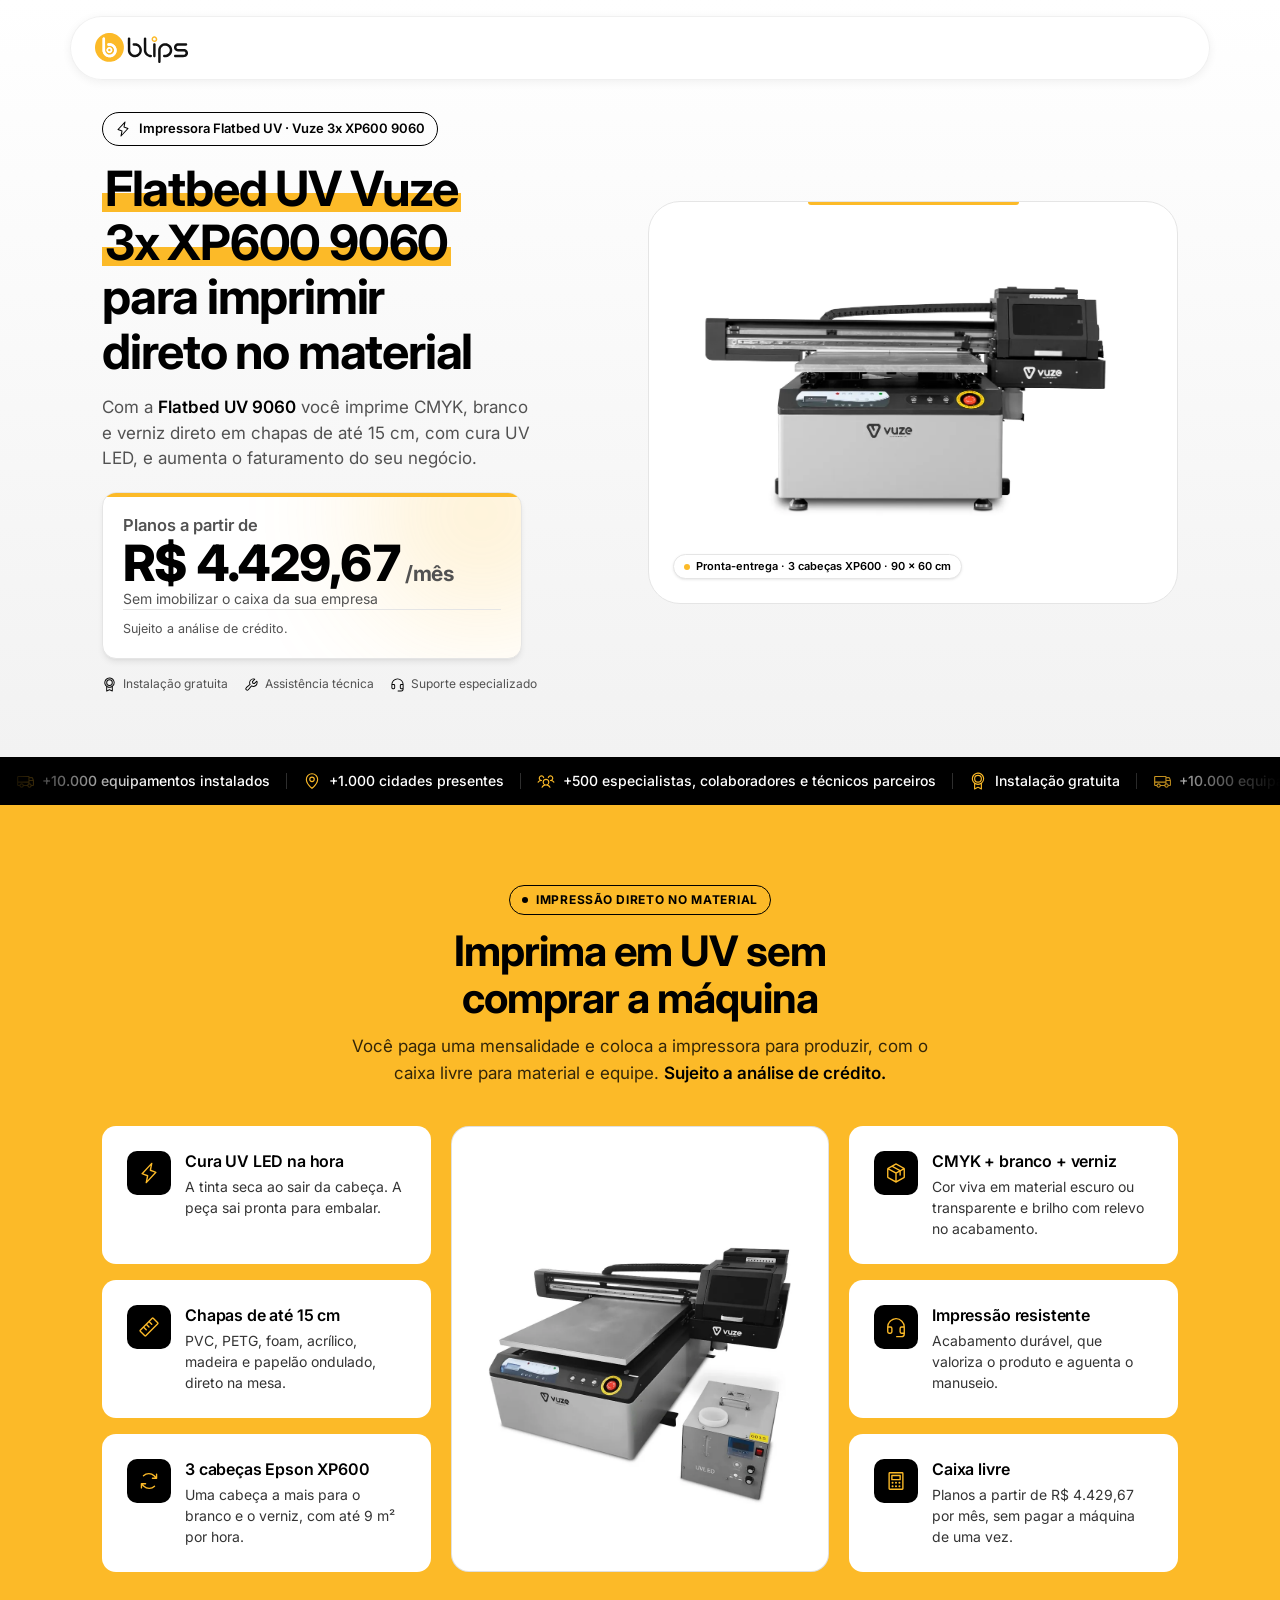
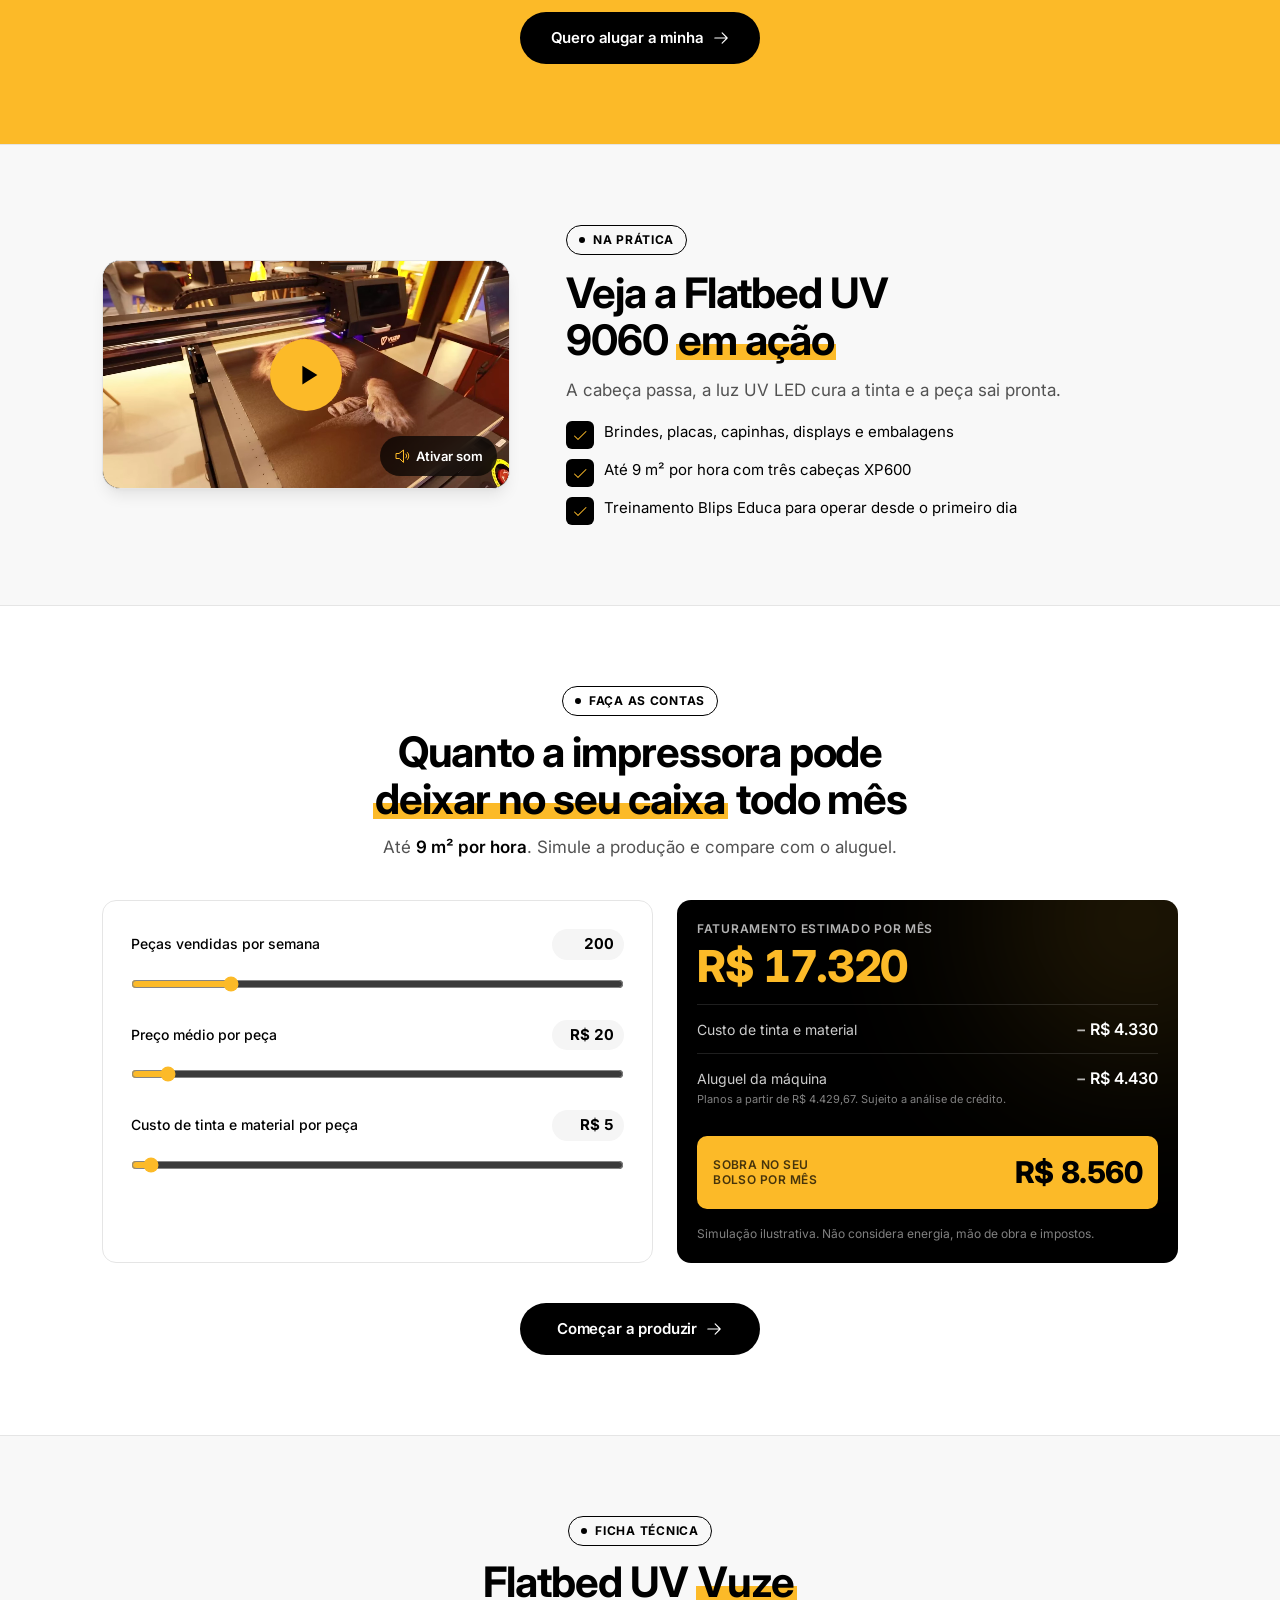
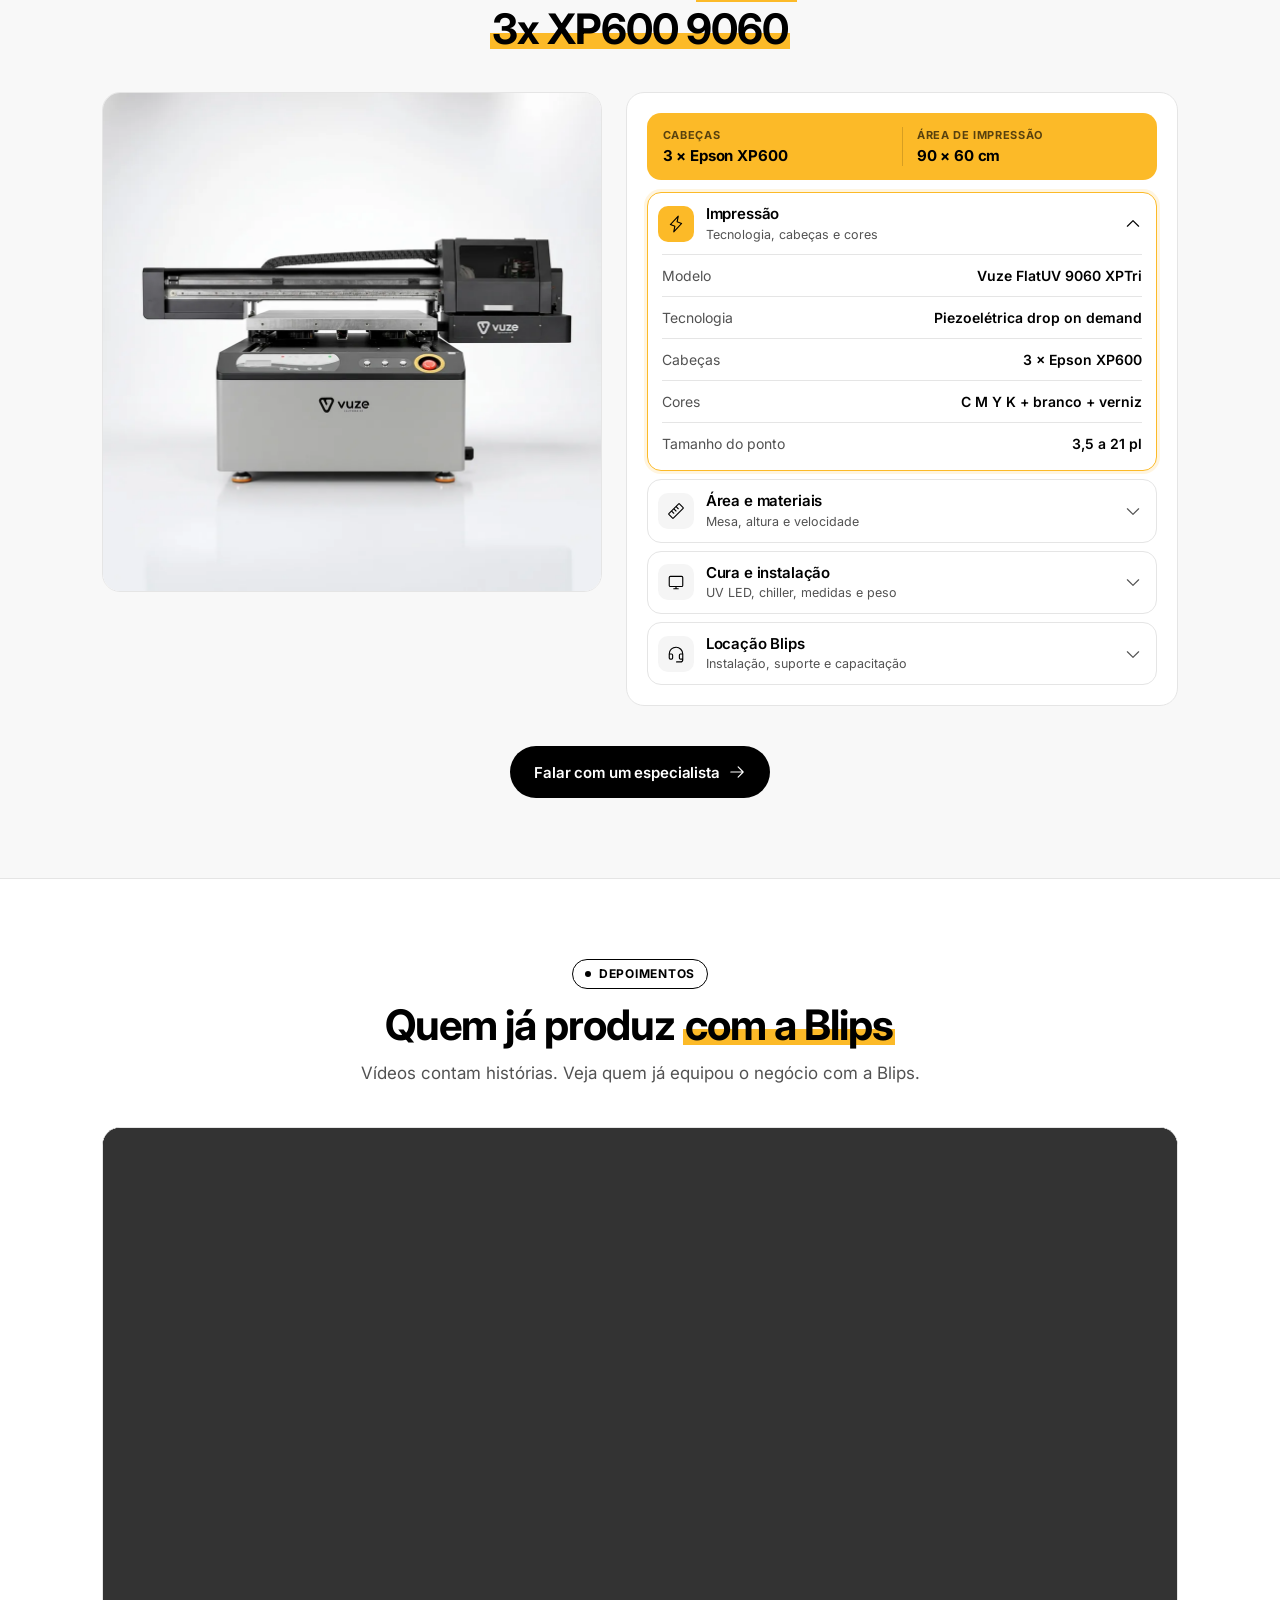
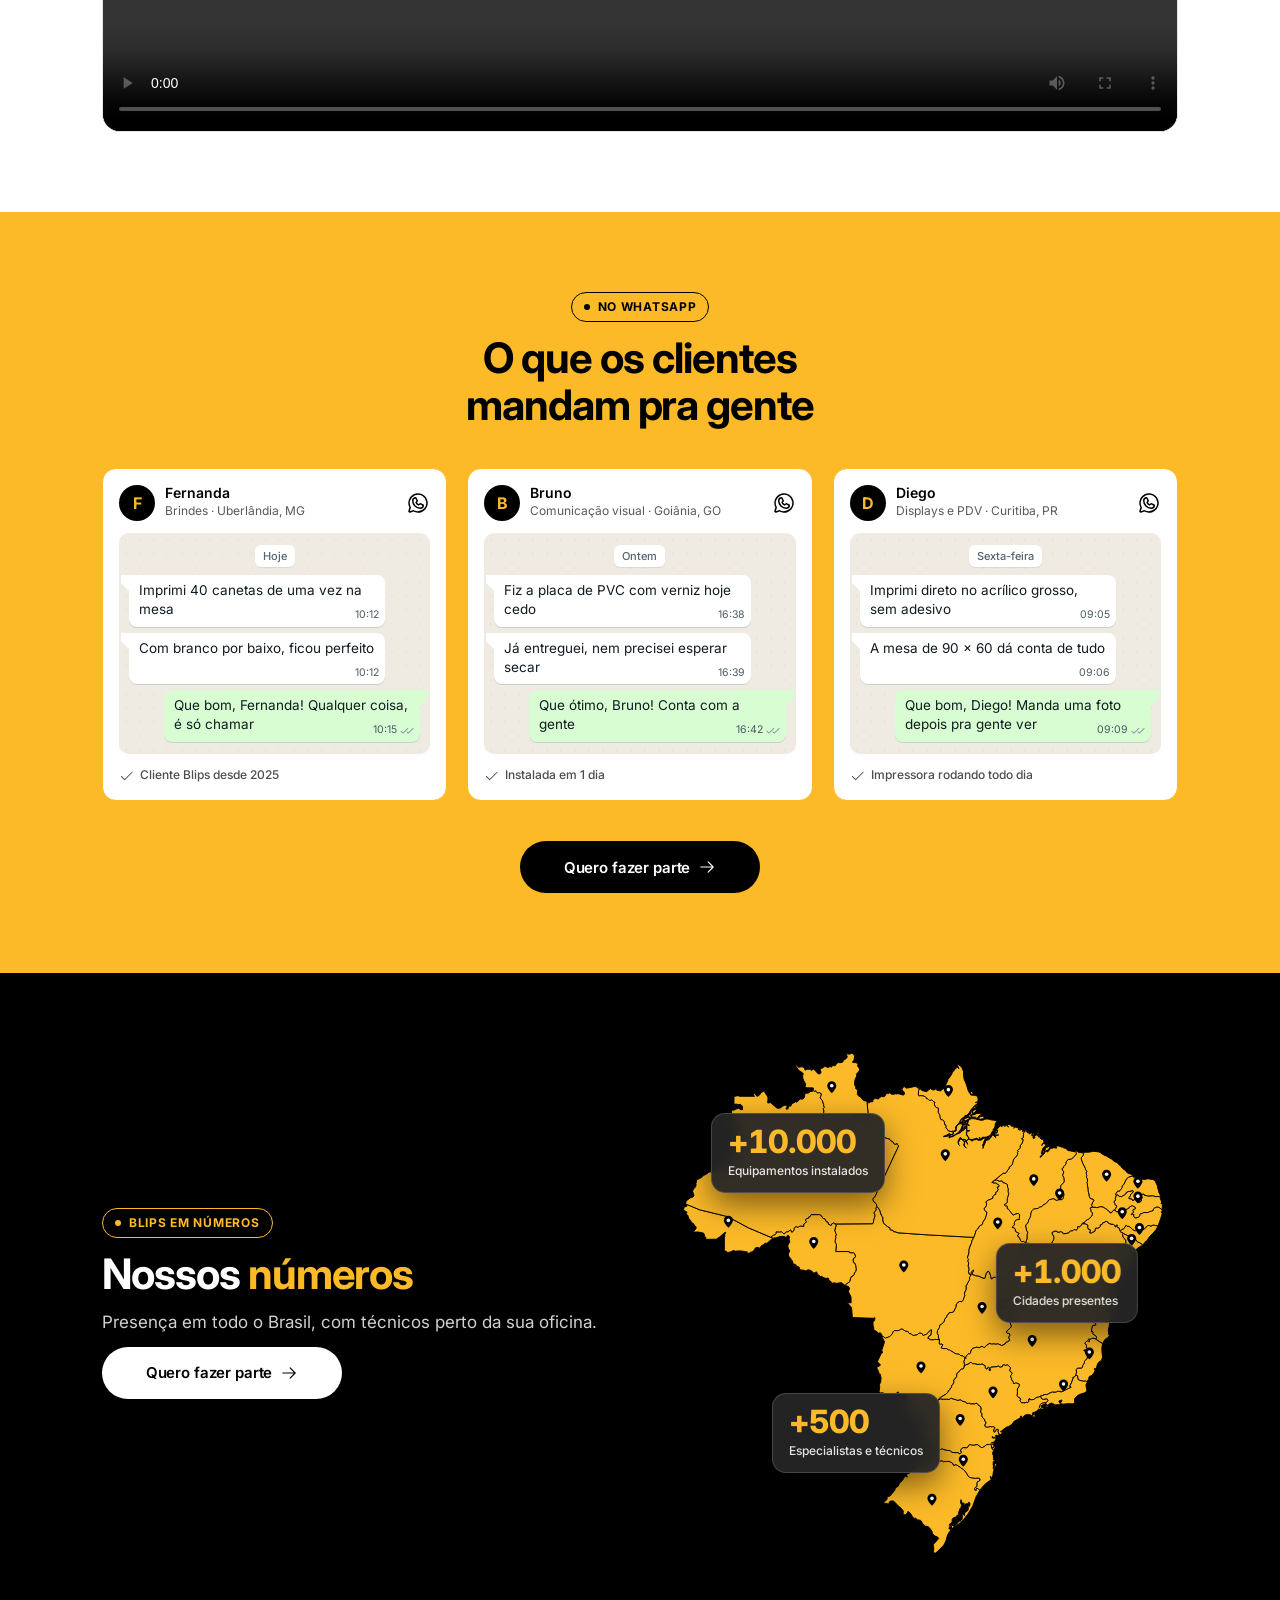
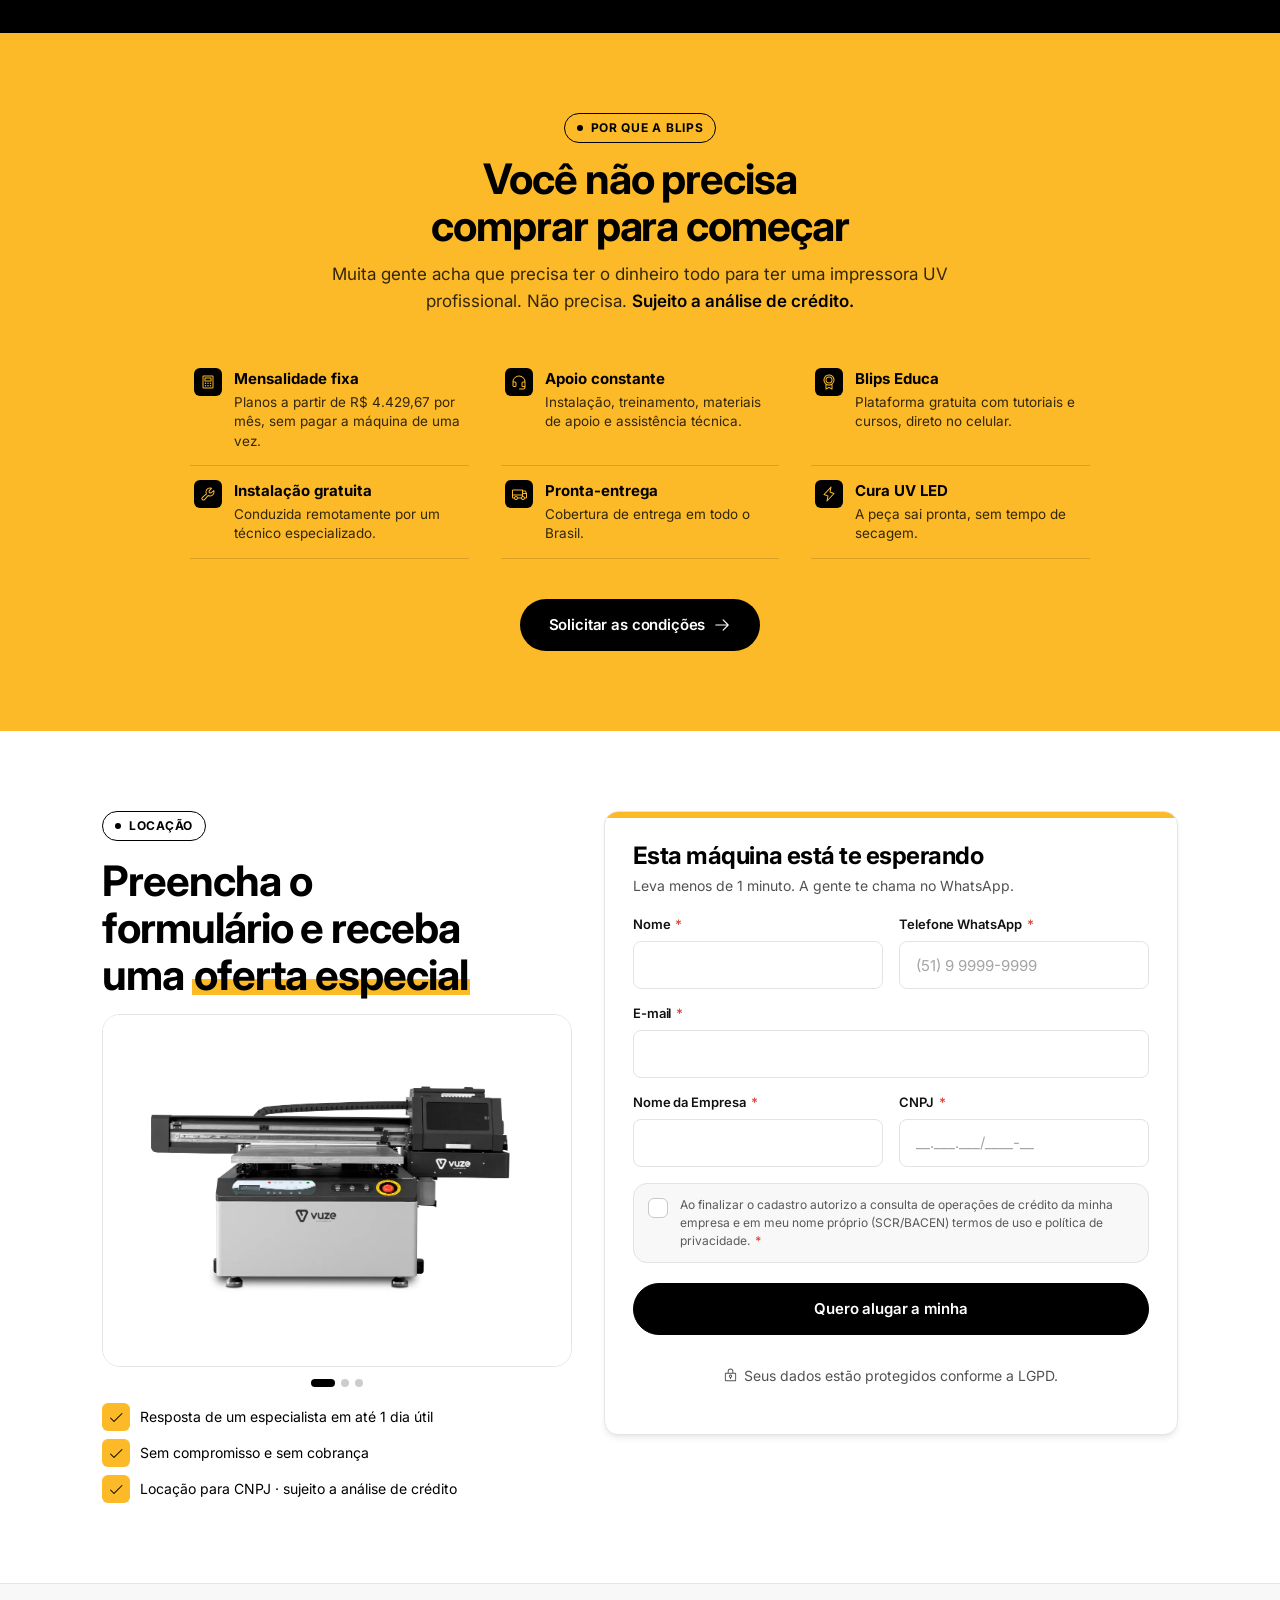
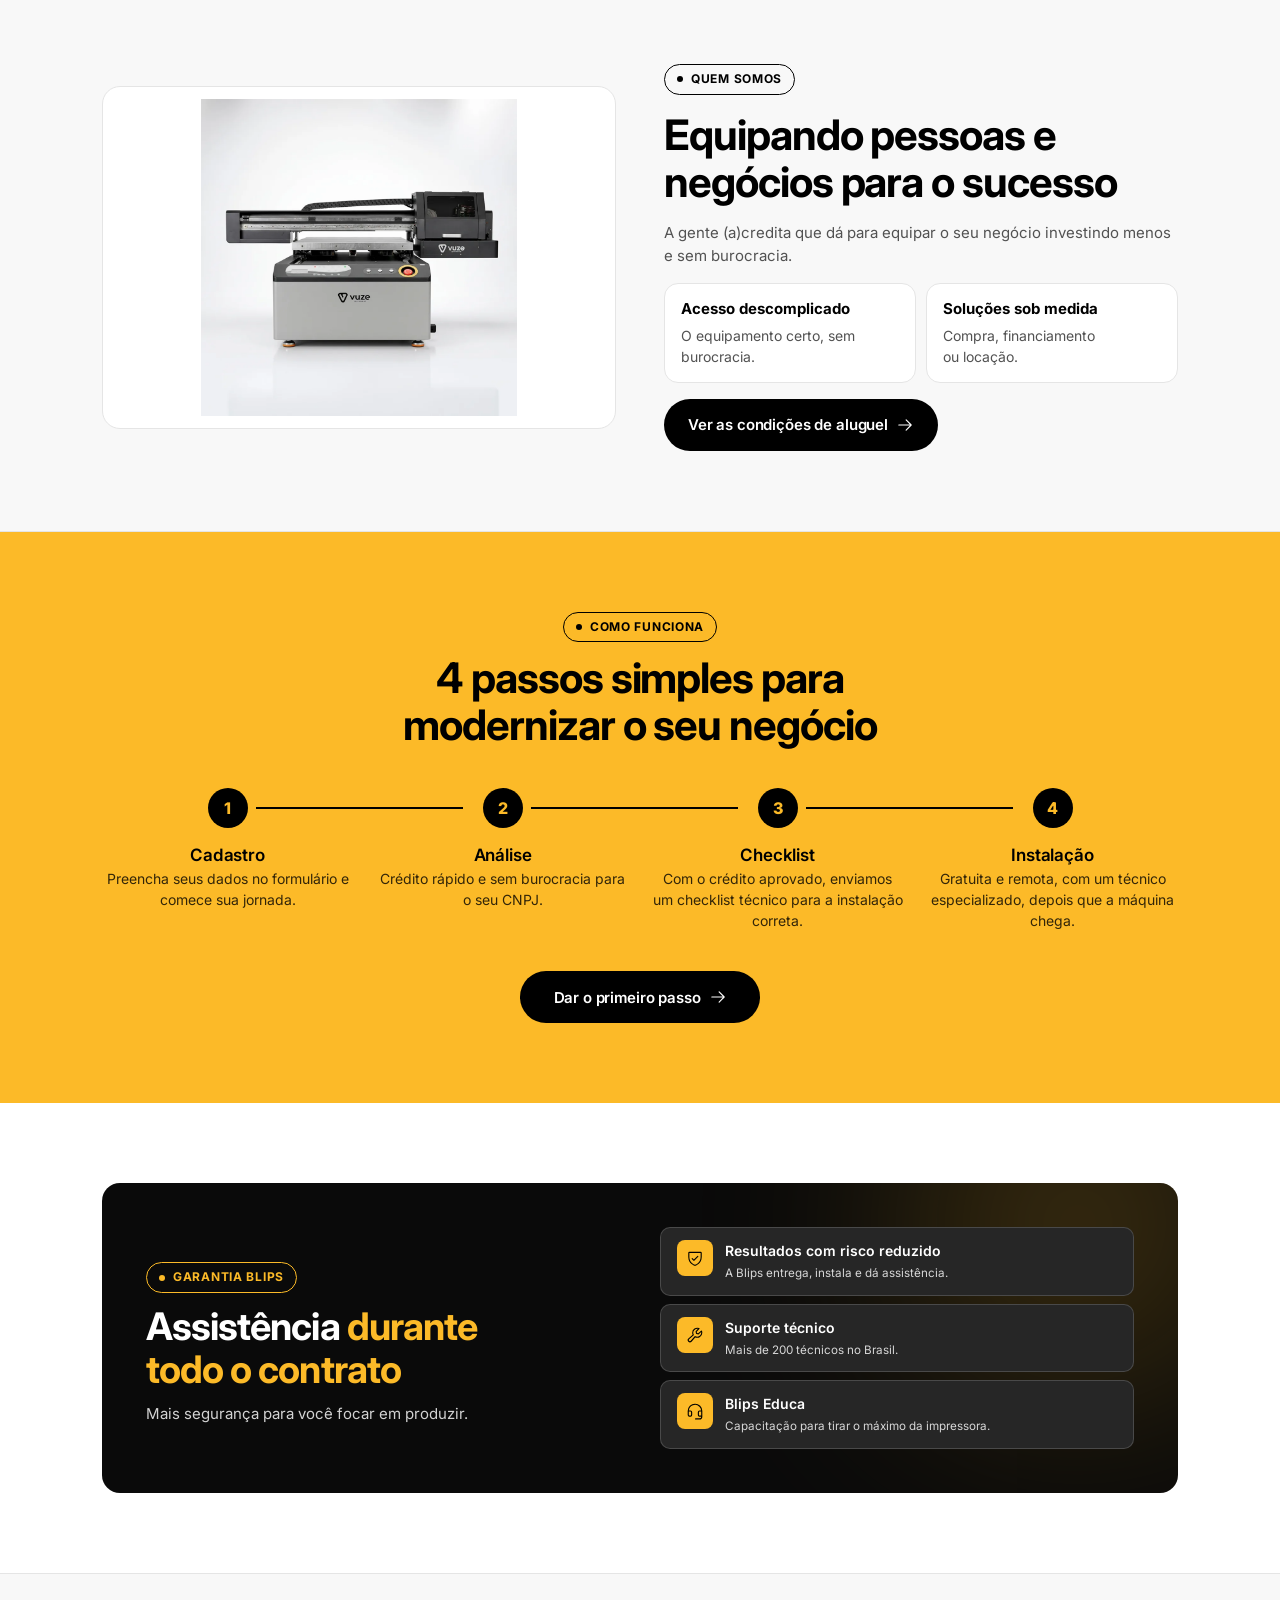
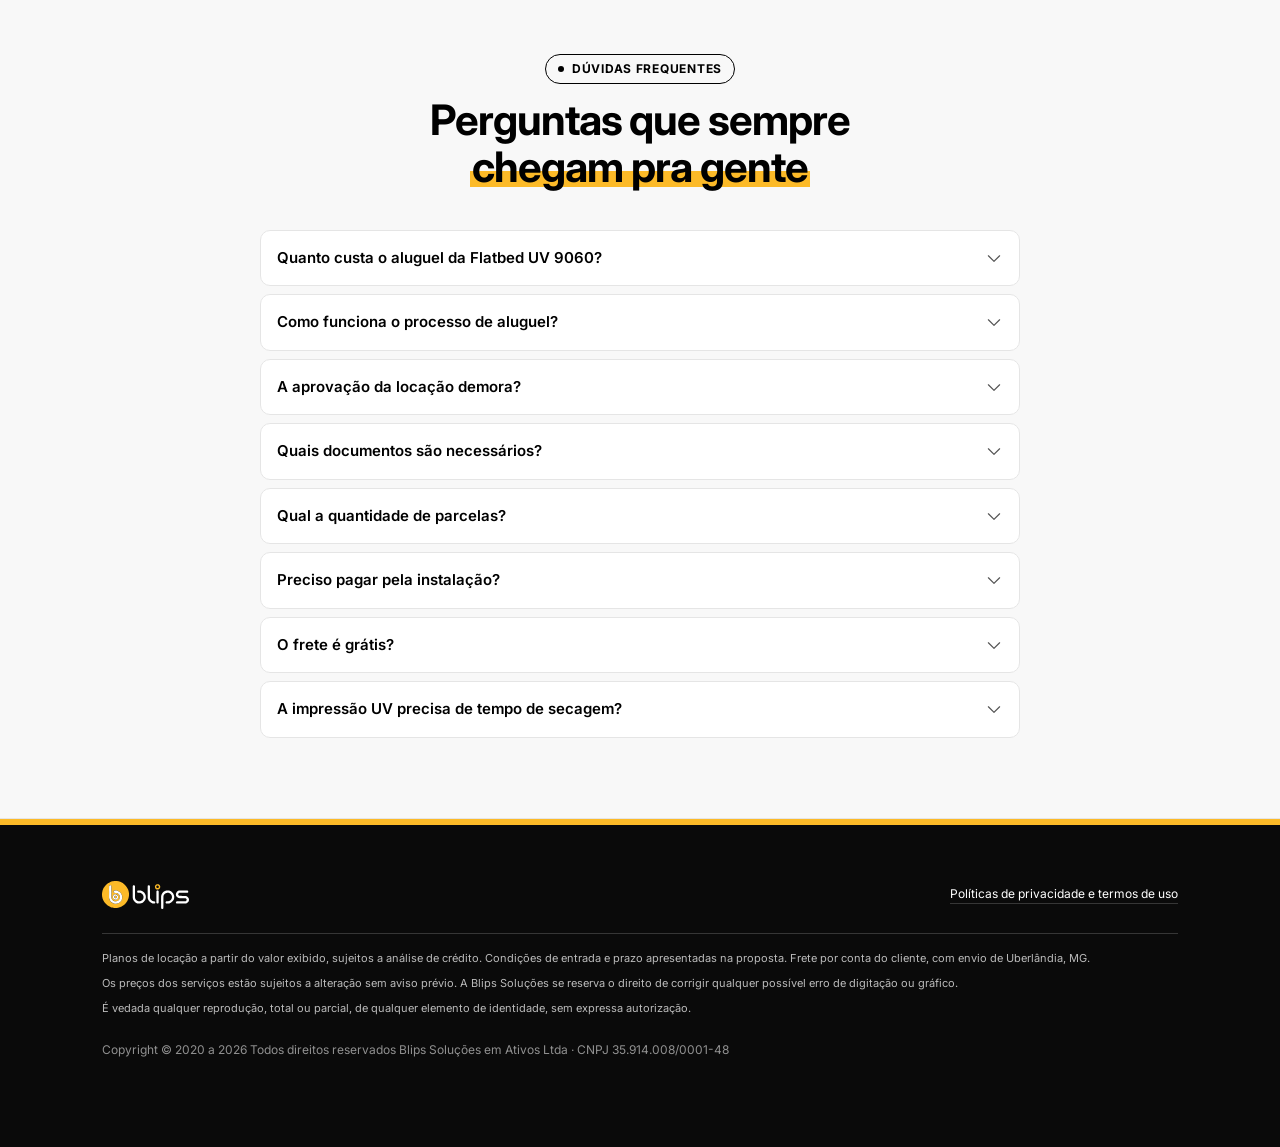
<file: blips/flatbed-uv-9060/index.html>
<!doctype html>
<html lang="pt-BR">
<head>
<meta charset="utf-8">
<meta name="viewport" content="width=device-width, initial-scale=1, viewport-fit=cover">
<title>Alugue a Impressora Flatbed UV Vuze 3x XP600 9060 a partir de R$ 4.429,67/mês | Blips</title>
<meta name="description" content="Alugue a Impressora Flatbed UV Vuze 3x XP600 9060: 3 cabeças Epson XP600, área de 90 × 60 cm, CMYK + branco + verniz e cura UV LED. Planos a partir de R$ 4.429,67 por mês, instalação gratuita e entrega em todo o Brasil. Sujeito a análise de crédito.">
<meta name="robots" content="index, follow, max-image-preview:large">
<link rel="canonical" href="https://cv.blips.com.br/alugar-flatbed-uv-vuze-3x-xp600-9060/">
<meta name="theme-color" content="#FCBA28">
<meta property="og:type" content="product">
<meta property="og:locale" content="pt_BR">
<meta property="og:site_name" content="Blips">
<meta property="og:url" content="https://cv.blips.com.br/alugar-flatbed-uv-vuze-3x-xp600-9060/">
<meta property="og:title" content="Alugue a Flatbed UV Vuze 3x XP600 9060 | Planos a partir de R$ 4.429,67/mês">
<meta property="og:description" content="Impressão UV direto no material: CMYK, branco e verniz em chapas de até 15 cm, com a peça pronta na hora. Sujeito a análise de crédito.">
<meta property="og:image" content="https://cv.blips.com.br/alugar-flatbed-uv-vuze-3x-xp600-9060/assets/img/aluguel-flatbed-uv-vuze-9060-xp600-frontal.webp">
<meta property="og:image:alt" content="Impressora Flatbed UV Vuze 3x XP600 9060">
<meta name="twitter:card" content="summary_large_image">
<meta name="twitter:title" content="Alugue a Flatbed UV Vuze 3x XP600 9060 | Blips">
<meta name="twitter:description" content="3 cabeças XP600, 90 × 60 cm, branco e verniz, cura UV LED. Planos a partir de R$ 4.429,67/mês. Sujeito a análise de crédito.">
<meta name="twitter:image" content="https://cv.blips.com.br/alugar-flatbed-uv-vuze-3x-xp600-9060/assets/img/aluguel-flatbed-uv-vuze-9060-xp600-frontal.webp">
<link rel="icon" href="data:image/svg+xml,%3Csvg%20xmlns%3D%22http%3A//www.w3.org/2000/svg%22%20viewBox%3D%220%200%20512%20512%22%20role%3D%22img%22%20aria-label%3D%22Blips%22%3E%20%3Ccircle%20cx%3D%22256.0%22%20cy%3D%22256.0%22%20r%3D%22256.0%22%20fill%3D%22%23FCBA28%22%3E%3C/circle%3E%20%3Cg%20transform%3D%22translate%28133.32%2087.04%29%20scale%280.23257%29%22%3E%20%3Cpath%20fill%3D%22%23ffffff%22%20fill-rule%3D%22evenodd%22%20d%3D%22M%20110%2041.457%20C%20100.546%2042.797%2C%2090.294%2045.590%2C%2088%2047.449%20C%2087.175%2048.117%2C%2084.025%2049.917%2C%2081%2051.448%20C%2074.038%2054.972%2C%2068.237%2059.563%2C%2059.936%2068.116%20C%2052.087%2076.205%2C%2045.203%2089.280%2C%2042.361%20101.500%20C%2040.562%20109.234%2C%2040.500%20123.669%2C%2040.500%20536%20C%2040.500%20935.179%2C%2040.612%20963.653%2C%2042.255%20980.500%20C%2043.221%20990.400%2C%2044.881%201002.775%2C%2045.945%201008%20C%2047.009%201013.225%2C%2048.576%201020.875%2C%2049.426%201025%20C%2050.277%201029.125%2C%2051.258%201034.525%2C%2051.606%201037%20C%2052.477%201043.203%2C%2056.835%201060.090%2C%2057.906%201061.415%20C%2058.388%201062.012%2C%2059.314%201065.089%2C%2059.963%201068.254%20C%2060.612%201071.419%2C%2062.199%201077.044%2C%2063.490%201080.754%20C%2071.095%201102.616%2C%2074.046%201110.404%2C%2076.857%201116.030%20C%2078.586%201119.489%2C%2080%201122.750%2C%2080%201123.275%20C%2080%201125.956%2C%2099.072%201162.648%2C%20107.424%201176.034%20C%20109.666%201179.628%2C%20111.950%201183.291%2C%20112.500%201184.175%20C%20114.975%201188.154%2C%20125.470%201203.211%2C%20130.722%201210.319%20C%20133.900%201214.620%2C%20137.537%201219.561%2C%20138.805%201221.299%20C%20152.177%201239.633%2C%20186.743%201276.130%2C%20207.720%201294.063%20C%20226.240%201309.897%2C%20227.805%201311.144%2C%20249%201326.969%20C%20255.800%201332.046%2C%20285.440%201351%2C%20286.580%201351%20C%20286.724%201351%2C%20291.040%201353.423%2C%20296.171%201356.384%20C%20301.302%201359.345%2C%20308.425%201362.992%2C%20312%201364.488%20C%20315.575%201365.985%2C%20319.081%201367.682%2C%20319.791%201368.261%20C%20321.455%201369.617%2C%20330.903%201374%2C%20332.161%201374%20C%20333.071%201374%2C%20342.545%201378.073%2C%20346.182%201380.028%20C%20347.107%201380.525%2C%20351.607%201382.107%2C%20356.182%201383.543%20C%20360.757%201384.978%2C%20366.300%201386.956%2C%20368.500%201387.937%20C%20372.888%201389.895%2C%20381.461%201392.530%2C%20390%201394.546%20C%20393.025%201395.260%2C%20399.775%201397.046%2C%20405%201398.516%20C%20415.427%201401.448%2C%20430.975%201404.459%2C%20443.698%201406.010%20C%20448.206%201406.560%2C%20453.156%201407.496%2C%20454.698%201408.091%20C%20459.876%201410.091%2C%20502.578%201412.960%2C%20527.455%201412.980%20C%20554.719%201413.003%2C%20585.574%201410.942%2C%20601%201408.068%20C%20606.775%201406.992%2C%20617.350%201405.160%2C%20624.500%201403.997%20C%20637.951%201401.809%2C%20641.022%201401.145%2C%20652%201398.051%20C%20655.575%201397.044%2C%20663.785%201394.833%2C%20670.245%201393.138%20C%20676.705%201391.443%2C%20683.357%201389.349%2C%20685.028%201388.485%20C%20686.699%201387.621%2C%20691.089%201385.993%2C%20694.783%201384.867%20C%20698.477%201383.741%2C%20706%201380.903%2C%20711.500%201378.561%20C%20717%201376.220%2C%20724.539%201373.042%2C%20728.253%201371.500%20C%20731.967%201369.959%2C%20735.510%201368.090%2C%20736.126%201367.349%20C%20736.741%201366.607%2C%20737.797%201366%2C%20738.472%201366%20C%20739.563%201366%2C%20743.749%201363.921%2C%20762.641%201353.999%20C%20769.121%201350.595%2C%20791.967%201336.009%2C%20806%201326.315%20C%20813.436%201321.179%2C%20833.676%201305.163%2C%20843%201297.036%20C%20866.267%201276.759%2C%20897.477%201244.370%2C%20912%201225.429%20C%20917.256%201218.573%2C%20933.509%201196.412%2C%20935.415%201193.500%20C%20941.690%201183.917%2C%20948.024%201173.726%2C%20950.023%201170%20C%20951.350%201167.525%2C%20952.963%201164.825%2C%20953.606%201164%20C%20957.199%201159.392%2C%20978.212%201115.798%2C%20979.890%201109.469%20C%20980.478%201107.252%2C%20981.629%201104.552%2C%20982.448%201103.469%20C%20983.267%201102.386%2C%20983.966%201100.825%2C%20984.002%201100%20C%20984.038%201099.175%2C%20984.937%201096.700%2C%20986%201094.500%20C%20987.063%201092.300%2C%20987.947%201089.969%2C%20987.966%201089.321%20C%20987.985%201088.672%2C%20989.590%201083.497%2C%20991.533%201077.821%20C%20993.476%201072.144%2C%20996.200%201062.550%2C%20997.586%201056.500%20C%20998.972%201050.450%2C%201000.815%201043.252%2C%201001.682%201040.504%20C%201003.908%201033.442%2C%201006.801%201018.981%2C%201007.983%201009%20C%201008.537%201004.325%2C%201009.651%20995.775%2C%201010.460%20990%20C%201016.254%20948.588%2C%201016.279%20897.314%2C%201010.523%20859%20C%201009.738%20853.775%2C%201008.821%20846.575%2C%201008.484%20843%20C%201007.692%20834.592%2C%201004.322%20817.155%2C%201002.010%20809.500%20C%201001.013%20806.200%2C%20999.043%20798.550%2C%20997.631%20792.500%20C%20996.220%20786.450%2C%20993.476%20776.856%2C%20991.533%20771.179%20C%20989.590%20765.503%2C%20987.985%20760.328%2C%20987.966%20759.679%20C%20987.947%20759.031%2C%20987.063%20756.700%2C%20986%20754.500%20C%20984.937%20752.300%2C%20984.054%20750.050%2C%20984.037%20749.500%20C%20984.020%20748.950%2C%20983.141%20746.700%2C%20982.083%20744.500%20C%20981.026%20742.300%2C%20979.381%20738.475%2C%20978.427%20736%20C%20975.147%20727.485%2C%20965.272%20706.822%2C%20958.223%20693.725%20C%20951.496%20681.226%2C%20935.511%20655.014%2C%20933.997%20654%20C%20933.586%20653.725%2C%20931.952%20651.475%2C%20930.365%20649%20C%20915.002%20625.041%2C%20881.060%20586.689%2C%20852.144%20560.617%20C%20837.046%20547.003%2C%20833.044%20543.688%2C%20818%20532.330%20C%20801.011%20519.503%2C%20798.654%20517.791%2C%20793.452%20514.500%20C%20790.844%20512.850%2C%20785.738%20509.600%2C%20782.105%20507.278%20C%20776.363%20503.608%2C%20768.287%20498.871%2C%20757.500%20492.847%20C%20745.431%20486.107%2C%20719.740%20474%2C%20717.508%20474%20C%20716.827%20474%2C%20715.197%20473.166%2C%20713.885%20472.148%20C%20712.573%20471.129%2C%20707.675%20469.054%2C%20703%20467.538%20C%20698.325%20466.021%2C%20693.150%20464.203%2C%20691.500%20463.497%20C%20685.395%20460.885%2C%20677.270%20458.218%2C%20669%20456.112%20C%20664.325%20454.922%2C%20658.475%20453.244%2C%20656%20452.385%20C%20653.525%20451.526%2C%20648.424%20450.190%2C%20644.664%20449.417%20C%20640.904%20448.644%2C%20637.489%20447.802%2C%20637.074%20447.546%20C%20636.659%20447.289%2C%20632.113%20446.568%2C%20626.970%20445.943%20C%20621.828%20445.318%2C%20616.491%20444.377%2C%20615.111%20443.852%20C%20613.732%20443.328%2C%20607.855%20442.249%2C%20602.051%20441.454%20C%20596.248%20440.660%2C%20588.125%20439.458%2C%20584%20438.782%20C%20578.584%20437.895%2C%20556.776%20437.546%2C%20505.500%20437.527%20L%20434.500%20437.500%20428%20439.872%20C%20413.124%20445.301%2C%20404.891%20450.161%2C%20396.450%20458.500%20C%20385.277%20469.537%2C%20378.723%20479.690%2C%20374.500%20492.500%20C%20372.379%20498.937%2C%20369.018%20517.327%2C%20369.018%20522.500%20C%20369.018%20531.643%2C%20374.122%20553.408%2C%20378.281%20562%20C%20384.238%20574.306%2C%20400.535%20592.459%2C%20409.611%20596.898%20C%20412.300%20598.213%2C%20415.197%20599.887%2C%20416.050%20600.618%20C%20418.562%20602.773%2C%20425.791%20604.991%2C%20437%20607.045%20C%20446.288%20608.748%2C%20452.463%20608.974%2C%20490.500%20609.004%20C%20534.298%20609.039%2C%20565.173%20610.162%2C%20571.862%20611.963%20C%20573.908%20612.514%2C%20580.289%20613.612%2C%20586.041%20614.404%20C%20600.199%20616.352%2C%20607.552%20617.854%2C%20613.500%20620.012%20C%20616.250%20621.010%2C%20621.875%20622.786%2C%20626%20623.960%20C%20630.125%20625.133%2C%20636.425%20627.265%2C%20640%20628.696%20C%20656.528%20635.316%2C%20665.622%20639.284%2C%20667%20640.479%20C%20667.825%20641.194%2C%20671.425%20643.182%2C%20675%20644.895%20C%20690.400%20652.278%2C%20717.026%20670.814%2C%20733.959%20685.943%20C%20754.421%20704.223%2C%20770.794%20722.292%2C%20786%20743.373%20C%20792.419%20752.272%2C%20805.307%20772.940%2C%20807.593%20778%20C%20808.463%20779.925%2C%20811.021%20785.325%2C%20813.277%20790%20C%20821.531%20807.101%2C%20828.218%20826.951%2C%20834.837%20854%20C%20839.145%20871.608%2C%20841.304%20895.428%2C%20841.225%20924.500%20C%20841.140%20955.884%2C%20838.669%20980.690%2C%20834.004%20997%20C%20832.981%201000.575%2C%20830.803%201008.675%2C%20829.164%201015%20C%20824.916%201031.390%2C%20813.767%201059.505%2C%20806.562%201072%20C%20805.769%201073.375%2C%20803.438%201077.425%2C%20801.381%201081%20C%20799.324%201084.575%2C%20795.588%201090.650%2C%20793.078%201094.500%20C%20790.568%201098.350%2C%20788.061%201102.219%2C%20787.507%201103.098%20C%20786.203%201105.167%2C%20778.095%201115.698%2C%20770.572%201125.095%20C%20761.619%201136.277%2C%20731.901%201165.409%2C%20719.717%201174.946%20C%20697.392%201192.422%2C%20668.587%201209.635%2C%20651%201216.009%20C%20647.425%201217.304%2C%20643.600%201218.926%2C%20642.500%201219.613%20C%20640.274%201221.003%2C%20632.999%201223.475%2C%20619.500%201227.428%20C%20614.550%201228.878%2C%20608.475%201230.714%2C%20606%201231.508%20C%20601.485%201232.956%2C%20588.430%201235.153%2C%20573.500%201236.978%20C%20529.455%201242.363%2C%20526.545%201242.363%2C%20482.500%201236.978%20C%20468.428%201235.258%2C%20454.590%201232.983%2C%20451.500%201231.882%20C%20449.850%201231.294%2C%20446.250%201230.226%2C%20443.500%201229.509%20C%20440.750%201228.791%2C%20437.150%201227.726%2C%20435.500%201227.141%20C%20433.850%201226.557%2C%20428.450%201224.875%2C%20423.500%201223.404%20C%20418.550%201221.932%2C%20414.050%201220.387%2C%20413.500%201219.969%20C%20412.950%201219.552%2C%20408.675%201217.719%2C%20404%201215.896%20C%20399.325%201214.073%2C%20393.475%201211.416%2C%20391%201209.991%20C%20388.525%201208.566%2C%20383.575%201205.940%2C%20380%201204.154%20C%20368.546%201198.434%2C%20346.935%201184.258%2C%20335.665%201175.071%20C%20331.905%201172.007%2C%20326.955%201168.018%2C%20324.665%201166.208%20C%20316.680%201159.895%2C%20291.716%201134.427%2C%20283.783%201124.500%20C%20279.388%201119%2C%20275.256%201114.050%2C%20274.601%201113.500%20C%20273.947%201112.950%2C%20269.579%201106.650%2C%20264.895%201099.500%20C%20252.648%201080.804%2C%20252.793%201081.037%2C%20249.503%201074.862%20C%20241.441%201059.727%2C%20240%201056.873%2C%20240%201056.029%20C%20240%201055.528%2C%20238.268%201051.379%2C%20236.150%201046.809%20C%20234.033%201042.239%2C%20231.284%201035.125%2C%20230.040%201031%20C%20228.797%201026.875%2C%20226.986%201021.250%2C%20226.016%201018.500%20C%20222.701%201009.109%2C%20221.149%201003.501%2C%20220.479%20998.500%20C%20220.111%20995.750%2C%20219.209%20991.025%2C%20218.476%20988%20C%20217.743%20984.975%2C%20216.653%20978.450%2C%20216.053%20973.500%20C%20215.453%20968.550%2C%20214.423%20962.700%2C%20213.764%20960.500%20C%20212.845%20957.433%2C%20212.437%20857.304%2C%20212.011%20531%20L%20211.456%20105.500%20209.321%2098.500%20C%20206.867%2090.455%2C%20200.851%2078.295%2C%20196.492%2072.572%20C%20191.799%2066.410%2C%20177.908%2054.779%2C%20171.408%2051.569%20C%20168.159%2049.964%2C%20164.825%2048.122%2C%20164%2047.475%20C%20159.607%2044.031%2C%20137.965%2039.970%2C%20125%2040.157%20C%20121.425%2040.209%2C%20114.675%2040.794%2C%20110%2041.457%20M%20488.774%20713.134%20C%20479.678%20713.938%2C%20466.508%20716.838%2C%20454.617%20720.655%20C%20442.040%20724.692%2C%20437.364%20726.366%2C%20435.500%20727.498%20C%20434.400%20728.166%2C%20430.125%20730.186%2C%20426%20731.987%20C%20421.875%20733.788%2C%20416.250%20736.708%2C%20413.500%20738.477%20C%20410.750%20740.245%2C%20406.700%20742.767%2C%20404.500%20744.081%20C%20389.489%20753.049%2C%20366.365%20774.779%2C%20353.644%20791.872%20C%20349.399%20797.575%2C%20345.214%20803.650%2C%20344.343%20805.371%20C%20343.472%20807.092%2C%20342.185%20809.175%2C%20341.483%20810%20C%20339.574%20812.244%2C%20328.359%20834.974%2C%20327.174%20839%20C%20326.607%20840.925%2C%20324.960%20845.650%2C%20323.514%20849.500%20C%20318.085%20863.952%2C%20313.863%20891.075%2C%20313.863%20911.500%20C%20313.863%20923.440%2C%20316.481%20947.417%2C%20318.941%20958%20C%20323.339%20976.925%2C%20334.799%201004.039%2C%20344.513%201018.500%20C%20349.731%201026.268%2C%20359.009%201038.705%2C%20361.892%201041.797%20C%20363.327%201043.335%2C%20366.326%201046.598%2C%20368.557%201049.047%20C%20382.068%201063.875%2C%20402.618%201079.487%2C%20420.500%201088.508%20C%20424.350%201090.451%2C%20428.175%201092.459%2C%20429%201092.972%20C%20431.373%201094.448%2C%20437.104%201096.840%2C%20442%201098.400%20C%20444.475%201099.188%2C%20449.650%201101.003%2C%20453.500%201102.433%20C%20457.350%201103.863%2C%20466.350%201106.210%2C%20473.500%201107.650%20C%20485.607%201110.087%2C%20488.355%201110.267%2C%20513.500%201110.267%20C%20538.645%201110.267%2C%20541.393%201110.087%2C%20553.500%201107.650%20C%20560.650%201106.210%2C%20569.650%201103.863%2C%20573.500%201102.433%20C%20577.350%201101.003%2C%20582.525%201099.192%2C%20585%201098.408%20C%20591.141%201096.463%2C%20608.875%201087.736%2C%20618%201082.168%20C%20644.927%201065.736%2C%20668.730%201041.452%2C%20685.743%201013.056%20C%20689.184%201007.311%2C%20692.015%201002.361%2C%20692.034%201002.056%20C%20692.053%201001.750%2C%20692.937%20999.700%2C%20694%20997.500%20C%20695.063%20995.300%2C%20695.947%20992.998%2C%20695.966%20992.385%20C%20695.985%20991.772%2C%20696.807%20990.197%2C%20697.793%20988.885%20C%20698.779%20987.573%2C%20700.614%20983.125%2C%20701.872%20979%20C%20703.129%20974.875%2C%20704.822%20969.475%2C%20705.634%20967%20C%20706.445%20964.525%2C%20708.296%20957.550%2C%20709.746%20951.500%20C%20712.277%20940.940%2C%20712.384%20939.340%2C%20712.408%20911.500%20C%20712.432%20884.770%2C%20712.260%20881.824%2C%20710.217%20873.863%20C%20708.998%20869.113%2C%20707.997%20864.613%2C%20707.994%20863.863%20C%20707.990%20863.113%2C%20707.332%20861.243%2C%20706.531%20859.708%20C%20705.730%20858.172%2C%20704.765%20855.247%2C%20704.386%20853.208%20C%20703.516%20848.530%2C%20699.330%20836.110%2C%20698.120%20834.622%20C%20697.619%20834.005%2C%20696.003%20830.621%2C%20694.529%20827.102%20C%20692.139%20821.393%2C%20690.538%20818.387%2C%20683.642%20806.660%20C%20674.078%20790.393%2C%20647.821%20761.500%2C%20634.437%20752.514%20C%20631.172%20750.321%2C%20628.241%20748.172%2C%20627.925%20747.737%20C%20626.829%20746.233%2C%20606.470%20734.450%2C%20600%20731.576%20C%20596.425%20729.988%2C%20592.600%20728.147%2C%20591.500%20727.486%20C%20587.969%20725.362%2C%20572.851%20720.463%2C%20557.598%20716.500%20C%20541.765%20712.386%2C%20513.101%20710.985%2C%20488.774%20713.134%20M%20497.910%20817.466%20C%20490.202%20818.866%2C%20475.852%20823.377%2C%20471.381%20825.806%20C%20469.666%20826.737%2C%20466.472%20828.486%2C%20464.285%20829.692%20C%20449.741%20837.707%2C%20432.296%20857.473%2C%20426.452%20872.558%20C%20424.973%20876.376%2C%20423.122%20880.727%2C%20422.339%20882.226%20C%20418.336%20889.891%2C%20416.821%20914.460%2C%20419.425%20929.500%20C%20421.128%20939.340%2C%20427.641%20955.165%2C%20433.814%20964.462%20C%20443.957%20979.740%2C%20459.808%20992.873%2C%20475.748%20999.205%20C%20480.012%201000.899%2C%20485.750%201003.218%2C%20488.500%201004.360%20C%20492.985%201006.221%2C%20495.560%201006.437%2C%20513.500%201006.457%20C%20531.651%201006.476%2C%20533.962%201006.283%2C%20538.500%201004.362%20C%20541.250%201003.199%2C%20546.808%201000.976%2C%20550.851%20999.424%20C%20565.705%20993.719%2C%20584.081%20978.678%2C%20592.938%20964.974%20C%20609.030%20940.077%2C%20613.157%20910.568%2C%20604.457%20882.617%20C%20597.577%20860.514%2C%20581.682%20840.593%2C%20562.069%20829.492%20C%20541.886%20818.069%2C%20518.615%20813.707%2C%20497.910%20817.466%22%3E%3C/path%3E%20%3C/g%3E%20%3C/svg%3E" type="image/svg+xml">
<script type="application/ld+json">{"@context": "https://schema.org", "@graph": [{"@type": "Organization", "@id": "https://blips.com.br/#org", "name": "Blips", "legalName": "Blips Soluções em Ativos Ltda", "url": "https://blips.com.br/", "taxID": "35.914.008/0001-48", "logo": "https://cv.blips.com.br/alugar-flatbed-uv-vuze-3x-xp600-9060/assets/img/blips-logo.svg"}, {"@type": "WebPage", "@id": "https://cv.blips.com.br/alugar-flatbed-uv-vuze-3x-xp600-9060/#webpage", "url": "https://cv.blips.com.br/alugar-flatbed-uv-vuze-3x-xp600-9060/", "name": "Alugue a Impressora Flatbed UV Vuze 3x XP600 9060 | Blips", "inLanguage": "pt-BR", "isPartOf": {"@id": "https://blips.com.br/#org"}}, {"@type": "Product", "name": "Impressora Flatbed UV Vuze 3x XP600 9060", "brand": {"@type": "Brand", "name": "Vuze"}, "category": "Impressora UV flatbed", "image": ["https://cv.blips.com.br/alugar-flatbed-uv-vuze-3x-xp600-9060/assets/img/aluguel-flatbed-uv-vuze-9060-xp600-frontal.webp", "https://cv.blips.com.br/alugar-flatbed-uv-vuze-3x-xp600-9060/assets/img/flatbed-uv-vuze-9060-perspectiva-uv-led.webp"], "description": "Impressora UV flatbed com 3 cabeças Epson XP600, área de 90 × 60 cm, CMYK + branco + verniz, cura UV LED e chapas de até 15 cm. Aluguel mensal para empresas.", "additionalProperty": [{"@type": "PropertyValue", "name": "Cabeças", "value": "3 × Epson XP600"}, {"@type": "PropertyValue", "name": "Área de impressão", "value": "90 × 60 cm"}, {"@type": "PropertyValue", "name": "Cores", "value": "CMYK + branco + verniz"}, {"@type": "PropertyValue", "name": "Velocidade", "value": "Até 9 m²/h"}], "subjectOf": {"@type": "VideoObject", "name": "Flatbed UV Vuze 9060 imprimindo", "description": "A Flatbed UV Vuze 3x XP600 9060 imprimindo com cura UV LED.", "thumbnailUrl": "https://cv.blips.com.br/alugar-flatbed-uv-vuze-3x-xp600-9060/assets/video/flatbed-uv-9060-impressao-poster.webp", "contentUrl": "https://cv.blips.com.br/alugar-flatbed-uv-vuze-3x-xp600-9060/assets/video/flatbed-uv-9060-impressao.mp4", "uploadDate": "2026-10-01", "duration": "PT7S"}, "offers": {"@type": "Offer", "url": "https://cv.blips.com.br/alugar-flatbed-uv-vuze-3x-xp600-9060/", "priceCurrency": "BRL", "price": "4429.67", "businessFunction": "http://purl.org/goodrelations/v1#LeaseOut", "priceSpecification": {"@type": "UnitPriceSpecification", "price": "4429.67", "priceCurrency": "BRL", "unitText": "mês", "description": "Planos a partir de. Sujeito a análise de crédito."}, "availability": "https://schema.org/InStock", "seller": {"@id": "https://blips.com.br/#org"}}, "model": "Vuze FlatUV 9060 XPTri"}, {"@type": "FAQPage", "mainEntity": [{"@type": "Question", "name": "Quanto custa o aluguel da Flatbed UV 9060?", "acceptedAnswer": {"@type": "Answer", "text": "Os planos começam em R$ 4.429,67 por mês. O valor final depende da sua análise de crédito, do valor de entrada e do prazo. Sujeito a análise de crédito."}}, {"@type": "Question", "name": "Como funciona o processo de aluguel?", "acceptedAnswer": {"@type": "Answer", "text": "Fazemos uma análise de crédito pelo CNPJ para entender o potencial do seu negócio. Com o crédito aprovado e o processo concluído, você recebe a sua impressora."}}, {"@type": "Question", "name": "A aprovação da locação demora?", "acceptedAnswer": {"@type": "Answer", "text": "Não. A análise é criteriosa e rápida e leva no máximo 2 dias."}}, {"@type": "Question", "name": "Quais documentos são necessários?", "acceptedAnswer": {"@type": "Answer", "text": "Para a análise de crédito precisamos do CNPJ da sua empresa."}}, {"@type": "Question", "name": "Qual a quantidade de parcelas?", "acceptedAnswer": {"@type": "Answer", "text": "Um especialista trata isso direto com você. O número de parcelas varia conforme a análise de crédito, o equipamento, o valor de entrada e o segmento."}}, {"@type": "Question", "name": "Preciso pagar pela instalação?", "acceptedAnswer": {"@type": "Answer", "text": "Não. A instalação é gratuita e conduzida remotamente por um técnico especializado depois que a máquina chega."}}, {"@type": "Question", "name": "O frete é grátis?", "acceptedAnswer": {"@type": "Answer", "text": "Não. O frete é por conta do cliente, considerando o envio da sede da Blips em Uberlândia, MG, até o seu estabelecimento. Entregamos em todo o Brasil."}}, {"@type": "Question", "name": "A impressão UV precisa de tempo de secagem?", "acceptedAnswer": {"@type": "Answer", "text": "Não. A tinta é curada pela luz UV LED logo depois de sair da cabeça, então a peça sai pronta para manusear e embalar."}}]}]}</script>
<link rel="preconnect" href="https://fonts.googleapis.com">
<link rel="preconnect" href="https://fonts.gstatic.com" crossorigin>
<link href="https://fonts.googleapis.com/css2?family=Inter:wght@400;500;600;700;800&family=JetBrains+Mono:wght@500;600&display=swap" rel="stylesheet">
<link rel="preload" as="image" href="assets/img/aluguel-flatbed-uv-vuze-9060-xp600-frontal.webp" fetchpriority="high">
<link rel="stylesheet" href="form.css">
<style>/* BLIPS · LP PADRÃO CV — v2.6 (tokens @blips/ui). Mobile-first · grid 4px. */
.lp{
  --primary:#FCBA28; --primary-fg:#000000; --primary-hover:#E8AB25;
  --primary-soft:rgba(252,186,40,.14); --primary-ring:rgba(252,186,40,.45);
  --bg:#FFFFFF; --fg:#000000; --card:#FFFFFF; --surface:#FAFAFA; --muted:#F5F5F5; --muted-fg:#525252;
  --border:#E5E5E5; --ring:#B5B5B5; --ink:#0A0A0A; --ink-border:rgba(255,255,255,.18); --ink-muted:rgba(255,255,255,.82);
  --font-sans:'Inter',ui-sans-serif,system-ui,-apple-system,'Segoe UI',Roboto,sans-serif;
  --font-display:var(--font-sans);
  --font-mono:'JetBrains Mono',ui-monospace,SFMono-Regular,Menlo,monospace;
  --radius:10px; --r-sm:6px; --r-md:8px; --r-lg:10px; --r-xl:14px; --r-2xl:18px;
  --ease:cubic-bezier(.25,1,.5,1); --t-micro:150ms; --t-base:200ms; --t-slow:250ms;
  --shadow-sm:0 1px 3px 0 rgba(0,0,0,.08),0 1px 2px -1px rgba(0,0,0,.06);
  --shadow-md:0 4px 6px -1px rgba(0,0,0,.08),0 2px 4px -2px rgba(0,0,0,.06);
  --shadow-lg:0 10px 15px -3px rgba(0,0,0,.08),0 4px 6px -4px rgba(0,0,0,.05);
  --max:1140px; --gutter:16px; --tap:56px;
}
@supports (color:oklch(0 0 0)){
  .lp{ --surface:oklch(.98 0 0); --muted:oklch(.97 0 0); --muted-fg:oklch(.439 0 0); --border:oklch(.922 0 0); --ring:oklch(.708 0 0); --ink:oklch(.145 0 0); --primary-hover:color-mix(in oklch,#FCBA28 90%,black); }
}
html{ scroll-behavior:smooth; -webkit-text-size-adjust:100%; }
body{ margin:0; background:#fff; }
.skip{ position:absolute; left:-9999px; top:8px; z-index:10000; padding:8px 12px; background:#000; color:#fff; border-radius:8px; font:600 14px/1 'Inter',system-ui,sans-serif; }
.skip:focus{ left:8px; }
.lp,.lp *,.lp *::before,.lp *::after{ box-sizing:border-box; }
.lp{ position:relative; font-family:var(--font-sans); color:var(--fg); line-height:1.5; -webkit-font-smoothing:antialiased; overflow-x:clip; }
.lp img{ display:block; max-width:100%; height:auto; }
.lp .wrap{ width:100%; max-width:var(--max); margin-inline:auto; padding-inline:var(--gutter); }
.lp .ic{ width:1em; height:1em; flex:none; }

.lp h1,.lp h2,.lp h3{ margin:0; font-weight:700; letter-spacing:-.025em; line-height:1.12; text-wrap:balance; }
.lp h1,.lp h2{ font-family:var(--font-display); }
.lp h3{ font-family:var(--font-sans); font-weight:600; letter-spacing:-.01em; line-height:1.3; }
.lp p{ margin:0; }
.lp .hl{ color:inherit; background:linear-gradient(transparent 58%,var(--primary) 58%,var(--primary) 90%,transparent 90%); -webkit-box-decoration-break:clone; box-decoration-break:clone; padding:0 .06em; }
.lp-num .hl,.lp .gar .hl,.lp .calc__result .hl{ color:var(--primary); background:none; padding:0; }
.lp .eyebrow{ display:inline-flex; width:max-content; justify-self:start; align-items:center; gap:8px; padding:5px 12px; border-radius:999px; background:transparent; border:1.5px solid currentColor; color:#000; font-size:12px; font-weight:700; letter-spacing:.06em; text-transform:uppercase; }
.lp .eyebrow::before{ content:""; width:6px; height:6px; border-radius:999px; background:#000; flex:none; }
.lp .h2{ font-size:clamp(28px,5.6vw,42px); max-width:22ch; }
.lp .lead{ font-size:clamp(15px,3.6vw,17px); line-height:1.55; color:var(--muted-fg); max-width:56ch; text-wrap:pretty; }
.lp .lead strong{ color:var(--fg); font-weight:600; }

.lp.sec{ padding-block:clamp(48px,7vw,80px); }
.lp.sec--band{ background:var(--surface); border-top:1px solid var(--border); border-bottom:1px solid var(--border); }
.lp.sec--yellow{ background:var(--primary); --muted-fg:rgba(0,0,0,.80); --border:rgba(0,0,0,.12); --surface:rgba(255,255,255,.55); --primary-soft:rgba(0,0,0,.08); }
.lp.sec--yellow .eyebrow{ color:#000; } .lp.sec--yellow .eyebrow::before{ background:#000; }
.lp-num .eyebrow,.lp .gar .eyebrow{ color:var(--primary); } .lp-num .eyebrow::before,.lp .gar .eyebrow::before{ background:var(--primary); }
.lp.sec--yellow .hl{ color:inherit; background:none; padding:0; }
.lp.sec--yellow .card{ border-color:transparent; }
.lp.sec--yellow .card:hover{ border-color:rgba(0,0,0,.35); box-shadow:0 8px 24px rgba(0,0,0,.08); }
.lp.sec--yellow .ben__item .ibox{ background:#000; color:var(--primary); }

.lp .sec__head{ display:flex; flex-direction:column; gap:12px; align-items:center; text-align:center; margin-bottom:clamp(24px,4vw,40px); }
.lp .sec__head .h2,.lp .sec__head .lead{ margin-inline:auto; }
.lp .sec__cta{ display:flex; justify-content:center; margin-top:clamp(24px,4vw,40px); }

.lp .btn,.bnav-root .btn{
  display:inline-flex; align-items:center; justify-content:center; gap:8px; min-height:52px; width:100%; padding:0 24px;
  border:0; border-radius:999px; background:#000; color:#fff !important;
  font-family:var(--font-sans,'Inter',system-ui,sans-serif); font-size:15px; font-weight:600; letter-spacing:-.01em; line-height:1;
  white-space:nowrap; text-decoration:none !important; cursor:pointer; user-select:none; touch-action:manipulation; -webkit-tap-highlight-color:transparent;
  transition:background-color 150ms cubic-bezier(.25,1,.5,1),transform 200ms cubic-bezier(.25,1,.5,1);
}
.lp .btn .ic,.bnav-root .btn .ic{ font-size:18px; transition:transform 200ms cubic-bezier(.25,1,.5,1),color 150ms; }
.lp .btn:hover,.bnav-root .btn:hover{ background:#262626; }
.lp .btn:hover .ic,.bnav-root .btn:hover .ic{ transform:translateX(3px); color:var(--primary,#FCBA28); }
.lp .btn:active,.bnav-root .btn:active{ transform:scale(.99); }
.lp .btn:focus-visible,.bnav-root .btn:focus-visible{ outline:0; box-shadow:0 0 0 3px rgba(252,186,40,.55); }
.lp .btn--sm,.bnav-root .btn--sm{ min-height:40px; padding:0 18px; font-size:14px; width:auto; }
.lp .btn--sm .ic,.bnav-root .btn--sm .ic{ font-size:16px; }
.lp-num .btn,.gar .btn{ background:#fff; color:#000 !important; }
.lp-num .btn:hover,.gar .btn:hover{ background:var(--primary,#FCBA28); }
.lp-num .btn:hover .ic{ color:#000; }

.lp .card{ background:var(--card); border:1px solid var(--border); border-radius:var(--r-xl); padding:24px; transition:border-color var(--t-base) var(--ease),transform var(--t-base) var(--ease),box-shadow var(--t-base) var(--ease); }
.lp .card:hover{ border-color:var(--primary); box-shadow:0 0 0 3px var(--primary-soft); }
.lp .ibox{ width:44px; height:44px; flex:none; border-radius:var(--r-lg); background:var(--primary); color:var(--primary-fg); display:inline-flex; align-items:center; justify-content:center; transition:transform var(--t-base) var(--ease); }
.lp .ibox .ic{ font-size:22px; }

/* 1 · HERO */
.lp.pc{ background:linear-gradient(180deg,#FFFFFF 0%,#F2F2F2 100%); }
.pc__wrap{ width:100%; max-width:var(--max); margin-inline:auto; padding-inline:var(--gutter); min-height:100svh; display:flex; flex-direction:column; padding-block:calc(80px + env(safe-area-inset-top,0px)) 16px; }
.pc__main{ flex:1 1 auto; min-height:0; display:grid; grid-template-rows:minmax(160px,1fr) auto; gap:12px; }
.pc__scene{ position:relative; margin:0; min-height:0; border:1px solid var(--border); --scene-pad:8px; --img-r:14px; background:#fff; padding:var(--scene-pad); border-radius:calc(var(--img-r) + var(--scene-pad)) !important; display:flex; align-items:center; justify-content:center; overflow:hidden; }
.pc__scene::before{ content:""; position:absolute; inset-inline:22%; top:0; height:3px; border-radius:0 0 3px 3px; background:var(--primary); }
.pc__scene img{ width:auto; height:auto; max-width:100%; max-height:100%; object-fit:contain; border-radius:var(--img-r); }
@media (max-width:879px){
  .pc__scene{ min-height:160px; }
  .pc__scene img{ position:absolute; inset:var(--scene-pad); width:calc(100% - 2 * var(--scene-pad)); height:calc(100% - 2 * var(--scene-pad)); max-width:none; max-height:none; object-fit:contain; }
}
.pc__badge{ position:absolute; left:calc(var(--scene-pad,8px) + 10px); bottom:calc(var(--scene-pad,8px) + 10px); display:inline-flex; align-items:center; gap:6px; padding:4px 10px; border:1px solid var(--border); border-radius:999px; background:var(--card); box-shadow:var(--shadow-sm); font-size:11px; font-weight:600; line-height:1.4; white-space:nowrap; }
.pc__badge i{ width:6px; height:6px; border-radius:50%; background:var(--primary); flex:none; }
.pc__copy{ display:flex; flex-direction:column; align-items:center; gap:12px; text-align:center; }
.pc__cat{ display:inline-flex; align-items:center; gap:8px; padding:6px 12px; border-radius:999px; background:transparent; border:1.5px solid #000; color:#000; font-size:13px; font-weight:600; white-space:nowrap; }
.pc__cat .ic{ font-size:16px; }
.pc__title{ font-size:clamp(30px,7vw,46px); max-width:16ch; letter-spacing:-.03em; line-height:1.04; }
.pc__lead{ font-size:clamp(14px,3.6vw,17px); line-height:1.5; color:var(--muted-fg); max-width:40ch; text-wrap:pretty; }
.pc__lead strong{ color:var(--fg); font-weight:600; }
.px{ position:relative; isolation:isolate; width:min(100%,400px); margin-top:4px; text-align:left; padding:20px; background:var(--card); border:1px solid var(--border); border-radius:var(--r-xl); overflow:hidden; box-shadow:var(--shadow-md); }
.px::before{ content:""; position:absolute; inset-inline:0; top:0; height:4px; background:var(--primary); }
.px__glow{ position:absolute; z-index:-1; width:220px; height:220px; border-radius:999px; background:var(--primary); filter:blur(70px); opacity:.22; right:-70px; top:-90px; pointer-events:none; }
.px__top{ display:flex; align-items:center; gap:6px; margin-top:6px; font-size:16.5px; font-weight:600; color:var(--muted-fg); }
.px__price{ margin-top:8px; font-size:clamp(38px,10vw,50px); font-weight:800; line-height:1; letter-spacing:-.035em; font-variant-numeric:tabular-nums; white-space:nowrap; color:#000; }
.px__sub{ margin-top:8px; font-size:14px; color:var(--muted-fg); }
.px__sub strong{ color:#000; font-weight:700; }
.pc__trust{ display:flex; flex-wrap:wrap; justify-content:center; gap:6px 16px; font-size:12px; color:var(--muted-fg); }
.pc__trust span{ display:inline-flex; align-items:center; gap:6px; }
.pc__trust .ic{ color:var(--fg); font-size:15px; }
@media (max-height:900px) and (max-width:879px){ .pc__trust{ display:none; } }
@media (max-height:720px) and (max-width:879px){ .pc__lead{ display:none; } .pc__main{ gap:8px; } .pc__copy{ gap:8px; } .px{ padding:12px; } }
@media (max-height:520px) and (max-width:879px){ .pc__cat{ display:none; } .pc__wrap{ min-height:auto; padding-block:20px 24px; } .pc__main{ grid-template-rows:none; grid-template-columns:1fr 1fr; align-items:center; gap:16px; } .pc__scene img{ max-height:40svh; } }
@media (min-width:880px){
  .lp{ --gutter:32px; }
  .lp .btn{ width:auto; min-width:240px; } .lp .btn--sm{ min-width:0; }
  .pc__wrap{ min-height:0; padding-block:112px clamp(48px,5vw,72px); }
  .pc__main{ grid-template-rows:none; grid-template-columns:1fr 1.08fr; align-items:center; gap:56px; }
  .pc__copy{ order:1; align-items:flex-start; text-align:left; gap:16px; }
  .pc__scene{ order:2; --scene-pad:14px; --img-r:18px; }
  .pc__scene::before{ inset-inline:30%; }
  .pc__scene img{ width:100%; height:auto; object-fit:contain; }
  .pc__title{ max-width:14ch; font-size:clamp(40px,3.8vw,56px); }
  .px{ width:100%; max-width:420px; }
  .pc__trust{ justify-content:flex-start; }
}

/* 2 · BENEFÍCIOS */
.ben__grid{ display:grid; gap:16px; }
.ben__img{ margin:0; border-radius:var(--r-2xl); overflow:hidden; border:1px solid var(--border); background:#F2F2F2; }
.ben__img img{ width:100%; aspect-ratio:4/3; object-fit:cover; }
.ben__rail{ display:grid; gap:12px; }
.ben__item{ display:flex; gap:14px; align-items:flex-start; padding:16px; }
.ben__item h3{ font-size:16px; }
.ben__item p{ font-size:14px; color:var(--muted-fg); margin-top:4px; line-height:1.5; }
@media (min-width:880px){ .ben__grid{ grid-template-columns:.9fr 1.1fr; gap:28px; align-items:center; } .ben__rail{ grid-template-columns:1fr 1fr; gap:16px; } }

/* 3 · SIMULADOR */
.calc{ display:grid; gap:16px; }
.calc__box{ background:var(--card); border:1px solid var(--border); border-radius:var(--r-xl); padding:clamp(20px,4vw,28px); }
.calc__field{ display:grid; gap:8px; margin-bottom:20px; }
.calc__field:last-child{ margin-bottom:0; }
.calc__field label{ display:flex; justify-content:space-between; align-items:baseline; gap:12px; font-size:14px; font-weight:500; }
.calc__field output{ font-variant-numeric:tabular-nums; font-weight:700; font-size:15px; min-width:72px; text-align:right; padding:4px 10px; border-radius:999px; background:var(--muted); }
.calc input[type=range]{ width:100%; height:32px; accent-color:var(--primary); margin:0; cursor:pointer; }
.calc__result{ position:relative; overflow:hidden; isolation:isolate; background:#000; color:#fff; border-radius:var(--r-xl); padding:20px; display:grid; gap:16px; align-content:start; }
.calc__result::after{ content:""; position:absolute; z-index:-1; width:260px; height:260px; border-radius:999px; background:var(--primary); filter:blur(100px); opacity:.18; right:-90px; top:-110px; }
.calc__top small,.calc__total span{ display:block; font-size:12px; font-weight:600; letter-spacing:.06em; text-transform:uppercase; color:rgba(255,255,255,.7); }
.calc__top b{ display:block; margin-top:6px; font-size:clamp(34px,9vw,44px); font-weight:800; line-height:1; letter-spacing:-.03em; color:var(--primary); font-variant-numeric:tabular-nums; }
.calc__list{ margin:0; display:grid; }
.calc__list > div{ display:flex; justify-content:space-between; align-items:baseline; gap:16px; padding:12px 0; border-top:1px solid rgba(255,255,255,.12); }
.calc__list dt{ font-size:14px; color:rgba(255,255,255,.8); }
.calc__list dt em{ display:block; font-style:normal; font-size:11px; color:rgba(255,255,255,.5); margin-top:2px; }
.calc__list dd::before{ content:"− "; opacity:.7; }
.calc__list dd{ margin:0; font-size:16px; font-weight:600; font-variant-numeric:tabular-nums; white-space:nowrap; }
.calc__total{ display:flex; justify-content:space-between; align-items:center; gap:12px; padding:14px 16px; border-radius:var(--r-lg); background:var(--primary); color:#000; }
.calc__total span{ color:rgba(0,0,0,.72); letter-spacing:.04em; max-width:16ch; line-height:1.3; }
.calc__total b{ font-size:clamp(24px,6.4vw,30px); font-weight:800; letter-spacing:-.02em; font-variant-numeric:tabular-nums; white-space:nowrap; }
.calc__total.is-neg{ background:#fff; }
.calc__note{ font-size:12px; color:rgba(255,255,255,.5); }
@media (min-width:880px){ .calc{ grid-template-columns:1.1fr 1fr; gap:24px; align-items:stretch; } }

/* 4 · FICHA TÉCNICA */
.ft{ display:grid; gap:16px; }
.ft__media{ margin:0; border-radius:var(--r-2xl); overflow:hidden; border:1px solid var(--border); background:#fff; }
.ft__media img{ width:100%; aspect-ratio:1; object-fit:contain; }
.ft__card{ background:var(--card); border:1px solid var(--border); border-radius:var(--r-2xl); padding:16px; display:grid; gap:12px; align-content:start; }
.ft__keys{ display:grid; grid-template-columns:1fr 1fr; background:var(--primary); border-radius:var(--r-xl); padding:14px 16px; }
.ft__keys > div{ min-width:0; display:flex; flex-direction:column; gap:4px; }
.ft__keys > div + div{ padding-left:14px; border-left:1px solid rgba(0,0,0,.15); }
.ft__keys > div:first-child{ padding-right:14px; }
.ft__keys span{ font-size:11px; font-weight:700; letter-spacing:.06em; text-transform:uppercase; color:rgba(0,0,0,.65); }
.ft__keys strong{ font-size:15px; font-weight:700; letter-spacing:-.01em; line-height:1.25; color:#000; }
.ft__acc{ display:grid; gap:8px; }
.ft__item{ border:1px solid var(--border); border-radius:var(--r-xl); background:#fff; transition:border-color var(--t-base) var(--ease),box-shadow var(--t-base) var(--ease); }
.ft__item:hover{ border-color:rgba(0,0,0,.2); }
.ft__item[open]{ border-color:var(--primary); box-shadow:0 0 0 3px var(--primary-soft); }
.ft__item > summary{ list-style:none; display:grid; grid-template-columns:36px 1fr auto; align-items:center; gap:12px; padding:10px 14px 10px 10px; cursor:pointer; -webkit-tap-highlight-color:transparent; }
.ft__item > summary::-webkit-details-marker{ display:none; }
.ft__item .ibox{ width:36px; height:36px; border-radius:var(--r-lg); background:var(--muted); color:#000; transition:background-color var(--t-base) var(--ease); }
.ft__item .ibox .ic{ font-size:18px; }
.ft__item[open] .ibox,.ft__item:hover .ibox{ background:var(--primary); }
.ft__sum{ display:flex; flex-direction:column; min-width:0; }
.ft__sum b{ font-size:15px; font-weight:600; letter-spacing:-.01em; }
.ft__sum small{ font-size:12.5px; color:var(--muted-fg); }
.ft__item > summary > .ic{ font-size:18px; color:var(--muted-fg); transition:transform var(--t-slow) var(--ease); }
.ft__item[open] > summary > .ic{ transform:rotate(180deg); color:#000; }
.ft__list{ margin:0; padding:0 14px 6px; animation:lp-rise .3s var(--ease); }
.ft__list > div{ display:flex; justify-content:space-between; align-items:baseline; gap:16px; padding:10px 0; border-top:1px solid var(--border); font-size:14px; }
.ft__list dt{ color:var(--muted-fg); }
.ft__list dd{ margin:0; font-weight:600; text-align:right; }
@media (max-width:879px){ .ft__media img{ aspect-ratio:auto; height:220px; } .ft__card{ padding:12px; } .ft__keys{ padding:12px 14px; } .ft__keys strong{ font-size:14px; } }
@media (min-width:880px){ .ft{ grid-template-columns:.95fr 1.05fr; gap:24px; align-items:start; } .ft__card{ padding:20px; } }

/* 5 · DEPOIMENTOS / WHATSAPP */
.dep__video{ position:relative; margin:0; border-radius:var(--r-2xl); overflow:hidden; background:var(--ink); aspect-ratio:16/9; border:1px solid var(--border); }
.dep__video video{ width:100%; height:100%; object-fit:cover; display:block; }
.dep__grid{ display:grid; gap:12px; margin-top:16px; }
.lp .card.wa{ background:var(--primary); border-color:var(--primary); padding:16px; display:grid; gap:12px; align-content:start; color:var(--primary-fg); }
.lp .card.wa:hover{ border-color:var(--primary-fg); box-shadow:0 0 0 3px var(--primary-soft); }
.wa__head{ display:flex; align-items:center; gap:10px; }
.wa__av{ width:36px; height:36px; border-radius:50%; background:var(--primary-fg); color:var(--primary); font-style:normal; font-weight:700; display:grid; place-items:center; flex:none; }
.wa__head b{ display:block; font-weight:600; font-size:14px; line-height:1.2; }
.wa__head small{ display:block; font-size:12px; color:rgba(0,0,0,.65); }
.wa__head > .ic{ margin-left:auto; font-size:24px; }
.wa__chat{ position:relative; overflow:hidden; background:#EFEAE2; border-radius:var(--r-lg); padding:12px 10px; display:grid; gap:6px; }
.wa__chat::before{ content:""; position:absolute; inset:0; opacity:.35; pointer-events:none; background-image:radial-gradient(rgba(0,0,0,.08) 1px,transparent 1.5px); background-size:14px 14px; }
.wa__day{ position:relative; justify-self:center; font-size:11px; font-weight:500; background:#fff; border-radius:var(--r-sm); padding:3px 8px; color:#54656F; box-shadow:0 1px 1px rgba(0,0,0,.08); margin-bottom:2px; }
.wa__msg{ position:relative; max-width:88%; margin:0; padding:6px 8px 6px 10px; border-radius:var(--r-md); background:#fff; font-size:13.5px; line-height:1.4; color:#111B21; box-shadow:0 1px .5px rgba(11,20,26,.13); overflow-wrap:anywhere; }
.wa__msg::before{ content:""; position:absolute; top:0; width:0; height:0; border:8px solid transparent; }
.wa__msg--in{ justify-self:start; border-top-left-radius:0; }
.wa__msg--in::before{ left:-8px; border-top-color:#fff; border-right-color:#fff; border-left:0; }
.wa__msg--out{ justify-self:end; background:#D9FDD3; border-top-right-radius:0; }
.wa__msg--out::before{ right:-8px; border-top-color:#D9FDD3; border-left-color:#D9FDD3; border-right:0; }
.wa__msg time{ float:right; display:inline-flex; align-items:center; gap:3px; margin:8px -2px -2px 10px; font-size:10.5px; color:#4A5A63; white-space:nowrap; }
.wa__msg time .ic{ font-size:14px; color:#8696A0; }
.wa__foot{ display:flex; align-items:center; gap:6px; font-size:12px; font-weight:500; color:rgba(0,0,0,.7); }
.wa__foot .ic{ font-size:15px; }
@media (min-width:880px){ .dep__grid{ grid-template-columns:repeat(3,1fr); gap:20px; margin-top:24px; } }

/* 7 · POR QUE A BLIPS */
.qb{ display:grid; gap:0; max-width:900px; margin-inline:auto; }
.qb__item{ display:flex; align-items:flex-start; gap:12px; padding:14px 4px; font-size:15px; font-weight:600; border-bottom:1px solid rgba(0,0,0,.14); }
.qb__item .ibox{ width:28px; height:28px; border-radius:var(--r-sm); background:#000; color:var(--primary); }
.qb__item .ibox .ic{ font-size:16px; }
.qb__item b{ display:block; font-weight:700; }
.qb__item small{ display:block; margin-top:2px; font-size:13.5px; font-weight:400; color:var(--muted-fg); line-height:1.45; }
@media (min-width:600px){ .qb{ grid-template-columns:repeat(2,1fr); column-gap:32px; } }
@media (min-width:880px){ .qb{ grid-template-columns:repeat(3,1fr); } }

/* 1b · BARRA DE INDICADORES */
.lp-bar{ --bar-h:48px; --bar-speed:42s; --bar-fade:12%; position:relative; display:flex; align-items:center; height:var(--bar-h); background:#000; color:#fff; overflow:hidden; contain:paint; }
.lp-bar::before,.lp-bar::after{ content:""; position:absolute; top:0; bottom:0; width:var(--bar-fade); z-index:2; pointer-events:none; }
.lp-bar::before{ left:0; background:linear-gradient(90deg,#000 0%,rgba(0,0,0,0) 100%); }
.lp-bar::after{ right:0; background:linear-gradient(270deg,#000 0%,rgba(0,0,0,0) 100%); }
.lp-bar__track{ display:flex; width:max-content; animation:lp-bar-scroll var(--bar-speed) linear infinite; will-change:transform; }
.lp-bar:hover .lp-bar__track{ animation-play-state:paused; }
.lp-bar__group{ display:flex; align-items:center; flex-shrink:0; }
.lp-bar__item{ display:inline-flex; align-items:center; gap:8px; padding:0 16px; white-space:nowrap; font-size:14px; font-weight:500; line-height:1; }
.lp-bar__item .ic{ font-size:18px; color:var(--primary); }
.lp-bar__div{ width:1px; height:16px; flex-shrink:0; background:var(--ink-border); }
@keyframes lp-bar-scroll{ from{ transform:translateX(0); } to{ transform:translateX(-50%); } }
@media (max-width:767px){ .lp-bar{ --bar-h:40px; --bar-fade:14%; --bar-speed:26s; } .lp-bar__item{ font-size:12px; padding:0 12px; gap:6px; } .lp-bar__item .ic{ font-size:15px; } }
@media (prefers-reduced-motion:reduce){ .lp-bar__track{ animation-play-state:paused; } }

/* 6 · BLIPS EM NÚMEROS */
.lp-num{ background:#000; color:#fff; --muted-fg:rgba(255,255,255,.82); }
.num{ display:grid; gap:36px; }
.num__copy{ display:grid; gap:12px; align-content:center; }
.num__copy .h2{ color:#fff; }
.num__map{ position:relative; width:100%; max-width:480px; margin-inline:auto; aspect-ratio:613/639; }
.num__svg{ width:100%; height:100%; display:block; filter:drop-shadow(0 16px 32px rgba(0,0,0,.45)); }
.num__states path{ fill:var(--primary); stroke:#000; stroke-width:1.2; stroke-linejoin:round; transition:fill var(--t-micro) var(--ease); }
.num__states path:hover{ fill:#FFD061; }
.num__pin path{ fill:#000; } .num__pin circle{ fill:#fff; }
@media (prefers-reduced-motion:no-preference){ .num__map .num__pin{ opacity:0; transition:opacity .4s var(--ease); transition-delay:calc(var(--pi) * 40ms); } .num__map.is-in .num__pin{ opacity:1; } }
.num__big{ position:absolute; left:var(--x); top:var(--y); z-index:2; transform:translate(-50%,-50%); display:grid; gap:4px; padding:12px 16px; background:rgba(38,38,38,.94); -webkit-backdrop-filter:blur(8px); backdrop-filter:blur(8px); color:#fff; border:1px solid rgba(255,255,255,.16); border-radius:var(--r-xl); box-shadow:0 12px 32px rgba(0,0,0,.5); white-space:nowrap; cursor:grab; touch-action:none; user-select:none; -webkit-user-select:none; animation:lp-float 4.5s ease-in-out infinite; animation-delay:var(--d,0s); transition:border-color var(--t-base) var(--ease); }
.num__big b{ font-size:clamp(24px,3vw,32px); font-weight:800; line-height:1; letter-spacing:-.03em; color:var(--primary); font-variant-numeric:tabular-nums; }
.num__big small{ font-size:12px; font-weight:500; color:rgba(255,255,255,.88); }
.num__big:hover{ border-color:var(--primary); }
.num__big.is-drag{ animation:none; cursor:grabbing; z-index:5; border-color:var(--primary); }
@keyframes lp-float{ 0%,100%{ transform:translate(-50%,-50%); } 50%{ transform:translate(-50%,calc(-50% - 6px)); } }
@media (max-width:879px){ .num__map{ max-width:340px; } .num__big{ left:var(--mx,var(--x)); top:var(--my,var(--y)); padding:8px 12px; border-radius:var(--r-lg); } .num__big b{ font-size:20px; } .num__big small{ font-size:10px; } }
@media (min-width:880px){ .num{ grid-template-columns:1fr 1fr; gap:56px; align-items:center; } .num__copy .btn{ width:auto; } }
@media (prefers-reduced-motion:reduce){ .num__big{ animation:none; } }

/* 8 · FORMULÁRIO */
.form{ display:grid; gap:20px; scroll-margin-top:24px; }
.form__side{ display:grid; gap:16px; align-content:start; }
.form__side ul{ list-style:none; margin:0; padding:0; display:grid; gap:8px; }
.form__side li{ display:flex; gap:10px; align-items:center; font-size:14px; }
.form__side li .ibox{ width:28px; height:28px; border-radius:var(--r-sm); }
.form__side li .ibox .ic{ font-size:16px; }
.form__box{ position:relative; overflow:hidden; background:var(--card); border:1px solid var(--border); border-radius:var(--r-xl); padding:clamp(20px,4vw,28px); box-shadow:var(--shadow-md); }
.form__box::before{ content:""; position:absolute; inset-inline:0; top:0; height:6px; background:var(--primary); }
.form__box h3{ font-family:var(--font-display); font-weight:700; font-size:clamp(20px,4.6vw,24px); letter-spacing:-.02em; margin-bottom:4px; }
.form__box > p{ font-size:14px; color:var(--muted-fg); margin-bottom:20px; }
.f__safe{ display:flex; justify-content:center; gap:6px; align-items:center; margin-top:14px !important; font-size:12px; color:var(--muted-fg); }
.f__safe .ic{ font-size:15px; }
@media (min-width:880px){ .form{ grid-template-columns:.9fr 1.1fr; gap:32px; align-items:start; } .form__side{ position:sticky; top:24px; } }

/* 9 · QUEM SOMOS */
.who{ display:grid; gap:20px; }
.who__img{ margin:0; border-radius:var(--r-2xl); overflow:hidden; border:1px solid var(--border); }
.who__img--foto{ aspect-ratio:3/2; }
.who__img--foto img{ width:100%; height:100%; object-fit:cover; display:block; }
.who__copy{ display:grid; gap:16px; }
.who__copy p{ font-size:15px; color:var(--muted-fg); text-wrap:pretty; line-height:1.55; }
.who__pilares{ display:grid; gap:10px; }
.who__pilares > div{ padding:14px 16px; border:1px solid var(--border); border-radius:var(--r-xl); background:var(--card); }
.who__pilares b{ display:block; font-size:15px; font-weight:700; color:var(--fg); }
.who__pilares p{ font-size:14px !important; margin-top:4px; }
@media (min-width:600px){ .who__pilares{ grid-template-columns:1fr 1fr; } }
@media (min-width:880px){ .who{ grid-template-columns:1fr 1fr; gap:48px; align-items:center; } }

/* 10 · COMO FUNCIONA */
.tl{ list-style:none; margin:0 auto; padding:0; max-width:520px; display:grid; gap:0; }
.tl__step{ position:relative; display:grid; grid-template-columns:40px 1fr; gap:16px; padding-bottom:24px; }
.tl__step:last-child{ padding-bottom:0; }
.tl__step::before{ content:""; position:absolute; left:19px; top:40px; bottom:0; width:2px; background:var(--primary); }
.tl__step:last-child::before{ display:none; }
.tl__dot{ width:40px; height:40px; border-radius:999px; background:#000; color:var(--primary); display:grid; place-items:center; font-weight:800; font-size:16px; position:relative; z-index:1; }
.tl__step h3{ font-size:17px; margin-top:8px; }
.tl__step p{ font-size:14px; color:var(--muted-fg); margin-top:2px; }
@media (min-width:880px){
  .tl{ max-width:none; grid-template-columns:repeat(4,1fr); gap:24px; }
  .tl__step{ grid-template-columns:1fr; gap:12px; padding-bottom:0; text-align:center; justify-items:center; }
  .tl__step::before{ left:calc(50% + 28px); right:calc(-50% + 16px); width:auto; top:19px; bottom:auto; height:2px; }
  .tl__step h3{ margin-top:4px; }
}

/* 11 · GARANTIA */
.gar{ position:relative; overflow:hidden; isolation:isolate; background:var(--ink); color:#fff; border-radius:var(--r-2xl); padding:clamp(24px,5vw,44px); display:grid; gap:24px; }
.gar::after{ content:""; position:absolute; z-index:-1; width:320px; height:320px; border-radius:999px; background:var(--primary); filter:blur(120px); opacity:.26; top:-120px; right:-60px; }
.gar h2{ font-size:clamp(26px,5.4vw,38px); color:#fff; margin-top:12px; }
.gar > div > p{ color:var(--ink-muted); font-size:15px; max-width:52ch; margin-top:12px; line-height:1.55; }
.gar__list{ display:grid; gap:8px; }
.gar__list > div{ display:flex; gap:12px; align-items:flex-start; padding:12px 16px; background:#262626; border:1px solid rgba(255,255,255,.16); border-radius:var(--r-lg); font-size:14px; transition:border-color var(--t-base) var(--ease); }
.gar__list > div:hover{ border-color:var(--primary); }
.gar__list .ibox{ width:36px; height:36px; border-radius:var(--r-md); }
.gar__list .ibox .ic{ font-size:18px; }
.gar__list b{ display:block; font-weight:600; }
.gar__list small{ color:var(--ink-muted); }
@media (min-width:880px){ .gar{ grid-template-columns:1fr 1fr; gap:40px; align-items:center; } }

/* 12 · FAQ */
.faq{ max-width:760px; margin-inline:auto; display:grid; gap:8px; }
.faq details{ background:var(--card); border:1px solid var(--border); border-radius:var(--r-lg); transition:border-color var(--t-base) var(--ease); }
.faq details:hover,.faq details[open]{ border-color:var(--primary); }
.faq summary{ list-style:none; display:flex; justify-content:space-between; align-items:center; gap:16px; padding:16px; font-weight:600; font-size:15px; cursor:pointer; -webkit-tap-highlight-color:transparent; }
.faq summary::-webkit-details-marker{ display:none; }
.faq summary .ic{ font-size:18px; color:var(--muted-fg); transition:transform var(--t-slow) var(--ease); }
.faq details[open] summary .ic{ transform:rotate(180deg); color:var(--fg); }
.faq .faq__a{ padding:0 16px 16px; font-size:14px; color:var(--muted-fg); line-height:1.55; animation:lp-rise .35s var(--ease); }

/* FOOTER */
.lp-foot{ background:var(--ink); color:var(--ink-muted); border-top:6px solid var(--primary); padding:clamp(40px,6vw,56px) 0 calc(24px + env(safe-area-inset-bottom,0px)); font-size:12px; line-height:1.55; }
.lp-foot .wrap{ display:grid; gap:24px; }
.lp-foot__top{ display:flex; flex-wrap:wrap; justify-content:space-between; align-items:center; gap:16px; }
.lp img.lp-foot__logo{ height:28px; width:auto; }
.lp-foot__links{ display:flex; flex-wrap:wrap; gap:16px; }
.lp-foot a{ color:#fff; text-decoration:none; border-bottom:1px solid var(--ink-border); transition:color var(--t-micro) var(--ease),border-color var(--t-micro) var(--ease); }
.lp-foot a:hover{ color:var(--primary); border-color:var(--primary); }
.lp-foot__legal{ display:grid; gap:8px; padding-top:16px; border-top:1px solid var(--ink-border); color:rgba(255,255,255,.72); font-size:11px; }
.lp-foot__copy{ color:rgba(255,255,255,.55); }

/* STICKY CTA (mobile) */
.lp-sticky{ position:fixed; inset-inline:0; bottom:0; z-index:50; display:flex; align-items:center; justify-content:space-between; gap:12px; padding:10px var(--gutter) calc(10px + env(safe-area-inset-bottom,0px)); background:rgba(255,255,255,.94); backdrop-filter:blur(12px); -webkit-backdrop-filter:blur(12px); border-top:1px solid var(--border); box-shadow:0 -6px 20px rgba(0,0,0,.06); transform:translateY(110%); transition:transform var(--t-slow) var(--ease); }
.lp-sticky.is-on{ transform:none; }
.lp-sticky__p{ display:flex; align-items:center; gap:8px; }
.lp-sticky__n{ display:inline-flex; align-items:center; height:22px; padding:0 8px; border-radius:999px; background:transparent; border:1.5px solid #000; color:#000; font-size:12px; font-weight:700; line-height:1; }
.lp-sticky__v{ display:flex; flex-direction:column; line-height:1.1; }
.lp-sticky__v b{ white-space:nowrap; font-family:var(--font-display); font-size:18px; letter-spacing:-.02em; font-variant-numeric:tabular-nums; }
.lp-sticky__v small{ white-space:nowrap; font-size:10px; color:var(--muted-fg); font-weight:500; }
.lp-sticky .btn{ width:auto; flex:none; }
@media (min-width:880px){ .lp-sticky{ display:none; } }
body.has-sticky .lp-foot{ padding-bottom:calc(88px + env(safe-area-inset-bottom,0px)); }

/* NAV — pill flutuante */
.bnav-root{ --bnav-h:56px; --bnav-top:12px; --bnav-pad:12px; --bnav-max:1140px; --bnav-ease:cubic-bezier(.25,1,.5,1); font-family:'Inter',system-ui,sans-serif; line-height:1.5; -webkit-font-smoothing:antialiased; color:#000; }
@media (min-width:768px){ .bnav-root{ --bnav-h:64px; --bnav-top:16px; --bnav-pad:24px; } }
.bnav-root,.bnav-root *{ box-sizing:border-box; }
.bnav-root a{ text-decoration:none !important; color:inherit; }
.bnav-root img{ max-width:100%; display:block; }
.bnav-root .ic{ width:1em; height:1em; flex:none; }
.bnav{ position:fixed; top:var(--bnav-top); left:0; right:0; z-index:9990; padding:0 var(--bnav-pad); padding-top:env(safe-area-inset-top); transition:transform 260ms var(--bnav-ease); will-change:transform; }
.bnav.is-hidden{ transform:translateY(calc(-1 * (var(--bnav-h) + var(--bnav-top) + 24px))); }
.bnav__wrap{ position:relative; max-width:var(--bnav-max); margin:0 auto; }
.bnav__pill{ position:relative; z-index:2; height:var(--bnav-h); display:flex; align-items:center; justify-content:space-between; gap:12px; padding:0 18px; border-radius:999px; background:rgba(255,255,255,.94); border:1px solid rgba(0,0,0,.06); box-shadow:0 2px 10px rgba(0,0,0,.06); transition:box-shadow 200ms var(--bnav-ease),background-color 200ms var(--bnav-ease); }
@supports (backdrop-filter:blur(1px)) or (-webkit-backdrop-filter:blur(1px)){ .bnav__pill{ -webkit-backdrop-filter:saturate(180%) blur(20px); backdrop-filter:saturate(180%) blur(20px); } }
.bnav.is-scrolled .bnav__pill{ background:rgba(255,255,255,.95); box-shadow:0 6px 24px rgba(0,0,0,.10); }
@media (min-width:768px){ .bnav__pill{ padding:0 24px; } }
.bnav__logo{ display:flex; align-items:center; flex:none; }
.bnav__logo img{ height:26px; width:auto; }
@media (min-width:768px){ .bnav__logo img{ height:30px; } }
.bnav-root a:focus-visible{ outline:none; box-shadow:0 0 0 3px rgba(0,0,0,.25); }
@media (prefers-reduced-motion:reduce){ .bnav-root *{ transition-duration:1ms !important; } }

/* RAILS (mobile) */
@media (max-width:879px){
  .lp .rail{ display:flex; gap:12px; overflow-x:auto; overflow-y:hidden; touch-action:pan-x pan-y; scroll-snap-type:x mandatory; scroll-padding-inline:var(--gutter); scrollbar-width:none; margin-inline:calc(-1 * var(--gutter)); padding:4px var(--gutter) 4px; -webkit-overflow-scrolling:touch; overscroll-behavior-x:contain; }
  .lp .rail::-webkit-scrollbar{ display:none; }
  .lp .rail > *{ flex:0 0 82%; scroll-snap-align:start; }
  .lp .rail::after{ content:""; flex:0 0 1px; }
  .lp .rail.dep__grid > *{ flex-basis:88%; }
  .lp .rail > *.io{ transition-delay:0s !important; transform:none !important; }
  .lp .dots{ display:flex; justify-content:center; align-items:center; gap:6px; margin-top:16px; }
  .lp .dots button{ width:8px; height:8px; padding:0; border:0; border-radius:999px; background:rgba(0,0,0,.2); cursor:pointer; transition:width 200ms var(--ease),background-color 200ms var(--ease); -webkit-tap-highlight-color:transparent; }
  .lp .dots button[aria-current="true"]{ width:24px; background:#000; }
  .lp .dots button:focus-visible{ outline:2px solid #000; outline-offset:2px; }
}
@media (max-width:879px){
  html{ scroll-snap-type:y proximity; }
  .lp.pc,.lp.sec{ scroll-snap-align:start; scroll-margin-top:0; }
  .lp.sec{ padding-block:40px; }
  .lp .sec__head{ gap:10px; margin-bottom:20px; }
  .lp .sec__cta{ display:none; }
  .lp .h2{ font-size:clamp(26px,6.8vw,34px); }
  .lp .lead{ font-size:15px; }
  #simulador .lead{ display:none; }
  .ben__img img{ aspect-ratio:16/10; }
  .ben__grid{ gap:12px; }
  .ben__item{ height:100%; }
  .calc__box{ padding:16px; } .calc__field{ margin-bottom:12px; } .calc input[type=range]{ height:28px; }
  .calc__result{ padding:18px 16px; gap:12px; }
  .calc__note{ display:none; }
  .num__cta{ display:none; }
  .form__fig{ display:none; }
  .form__box{ padding:16px; }
}
@media (min-width:880px){ .lp .dots{ display:none; } }

/* GALERIA */
.lp .gal{ position:relative; }
.lp .gal__track{ display:flex; overflow-x:auto; overflow-y:hidden; scroll-snap-type:x mandatory; scrollbar-width:none; border-radius:var(--r-2xl); border:1px solid var(--border); background:#fff; }
.lp .gal__track::-webkit-scrollbar{ display:none; }
.lp .gal__item{ flex:0 0 100%; margin:0; scroll-snap-align:start; aspect-ratio:4/3; background:#fff; }
.lp .gal__item img{ width:100%; height:100%; object-fit:cover; }
.lp .gal__item--contain img{ object-fit:contain; padding:8px; }
.lp .gal .dots{ display:flex; justify-content:center; gap:6px; margin-top:12px; }
.lp .gal .dots button{ width:8px; height:8px; padding:0; border:0; border-radius:999px; background:rgba(0,0,0,.2); cursor:pointer; transition:width 200ms var(--ease),background-color 200ms var(--ease); }
.lp .gal .dots button[aria-current="true"]{ width:24px; background:#000; }
@media (min-width:880px){ .lp .gal .dots{ display:flex !important; } }

/* MOTION */
@media (prefers-reduced-motion:no-preference){
  .lp .rv{ opacity:0; transform:translateY(16px); animation:lp-rise .7s var(--ease) forwards; }
  .lp .d1{ animation-delay:.08s } .lp .d2{ animation-delay:.16s } .lp .d3{ animation-delay:.24s } .lp .d5{ animation-delay:.40s }
  .lp .io{ opacity:0; transform:translateY(18px); transition:opacity .6s var(--ease),transform .6s var(--ease); }
  .lp .io.is-in{ opacity:1; transform:none; }
  .lp .stagger > *{ transition-delay:calc(var(--i,0) * 70ms); }
}
@keyframes lp-rise{ from{ opacity:0; transform:translateY(12px); } to{ opacity:1; transform:none; } }
@media (prefers-reduced-motion:reduce){ .lp *{ transition:none !important; animation:none !important; } }

/* ====== Ajustes desta página (locação CV) ====== */
.who__img--foto{ aspect-ratio:3/2; }
.who__img--foto img{ object-position:50% 50%; }
@media (min-width:880px){ .who__img--foto{ aspect-ratio:3/2; max-height:none; } }
.px__mes{ font-size:.42em; font-weight:700; letter-spacing:-.01em; color:var(--muted-fg); margin-left:4px; }
.px__credito{ margin-top:10px; padding-top:10px; border-top:1px solid var(--border); font-size:12.5px; color:var(--muted-fg); }
.lp-num .btn:hover .ic{ color:#000; }

/* 2b · vídeo */
.vid{ display:grid; gap:24px; align-items:center; }
.vid__media{ position:relative; margin:0 auto; width:100%; max-width:360px; aspect-ratio:9/16; border-radius:var(--r-2xl); overflow:hidden; background:var(--ink); border:1px solid var(--border); box-shadow:var(--shadow-lg); }
.vid__media video{ width:100%; height:100%; object-fit:cover; display:block; }
.vid__som{ position:absolute; right:12px; bottom:12px; display:inline-flex; align-items:center; gap:6px; min-height:40px; padding:0 14px; border:0; border-radius:999px; background:rgba(0,0,0,.72); color:#fff; font:600 13px/1 var(--font-sans); cursor:pointer; -webkit-backdrop-filter:blur(8px); backdrop-filter:blur(8px); }
.vid__som:hover{ background:#000; } .vid__som .ic{ font-size:16px; color:var(--primary); }
.vid__som:focus-visible{ outline:0; box-shadow:0 0 0 3px var(--primary-ring); }
.vid__play{ position:absolute; inset:0; margin:auto; width:72px; height:72px; border:0; border-radius:999px; background:var(--primary); color:#000; display:none; place-items:center; cursor:pointer; }
.vid__play .ic{ font-size:30px; margin-left:4px; }
.vid__media.is-paused .vid__play{ display:grid; }
.vid__copy{ display:grid; gap:14px; }
.vid__list{ list-style:none; margin:4px 0 0; padding:0; display:grid; gap:10px; }
.vid__list li{ display:flex; gap:10px; align-items:flex-start; font-size:15px; }
.vid__list .ibox{ width:28px; height:28px; border-radius:var(--r-sm); background:#000; color:var(--primary); }
.vid__list .ibox .ic{ font-size:16px; }
@media (min-width:880px){ .vid{ grid-template-columns:.8fr 1.2fr; gap:56px; } .vid__copy{ order:2; } }
@media (max-width:879px){ .vid__media{ max-width:300px; } .vid__copy{ text-align:center; justify-items:center; } .vid__list{ text-align:left; } }


/* Benefícios no desktop: 3 cards · imagem no meio · 3 cards */
@media (min-width:880px){
  .ben__grid{ grid-template-columns:1fr 1.15fr 1fr; grid-template-rows:repeat(3,auto); gap:16px 20px; align-items:stretch; }
  .ben__rail{ display:contents; }
  .ben__img{ grid-column:2; grid-row:1 / 4; align-self:stretch; display:flex; align-items:center; }
  .ben__img img{ height:100%; aspect-ratio:auto; object-fit:contain; }
  .ben__item:nth-child(1),.ben__item:nth-child(2),.ben__item:nth-child(3){ grid-column:1; }
  .ben__item:nth-child(4),.ben__item:nth-child(5),.ben__item:nth-child(6){ grid-column:3; }
  .ben__item:nth-child(1),.ben__item:nth-child(4){ grid-row:1; }
  .ben__item:nth-child(2),.ben__item:nth-child(5){ grid-row:2; }
  .ben__item:nth-child(3),.ben__item:nth-child(6){ grid-row:3; }
}

/* Cut120S · dobras amarelas extras (WhatsApp e Como funciona) */
.lp.sec--yellow .wa{ background:#fff; }
.lp.sec--yellow .tl__dot{ background:#000; color:var(--primary); border-color:#000; }
.lp.sec--yellow .tl__step{ border-color:rgba(0,0,0,.15); }
@media (min-width:880px){ .lp.sec--yellow .tl__step{ background:#fff; border-color:transparent; } }
@media (max-width:879px){ .lp.sec--yellow .tl__step{ background:transparent; } .lp.sec--yellow .tl__step p{ color:rgba(0,0,0,.8); } }
.lp.sec--yellow .dots button{ background:rgba(0,0,0,.25); } .lp.sec--yellow .dots button[aria-current="true"]{ background:#000; }
.lp.sec--yellow .btn{ background:#000; color:#fff; }
/* Benefícios: imagem inteira, sem corte, no mobile */
@media (max-width:879px){ .lp .ben__img img{ aspect-ratio:auto; height:auto; max-height:320px; object-fit:contain; padding:8px; } }
/* foto frontal do hero tem fundo branco: quadro sem cinza */
.lp .pc__scene{ background:#fff; }
/* formulário do kit Blips no padrão visual desta página */
.lp .vz-form{ --f-acento-fraco:#FEF6E4; }
.lp .vz-form .blips-form{ gap:16px; }
.lp .vz-form .blips-rotulo{ font-size:13px; }
.lp .vz-form .blips-controle{ height:48px; border-radius:var(--r-md); font-size:15px; }
.lp .vz-form .blips-consent{ padding:12px 14px; background:var(--surface); }
.lp .vz-form .blips-consent label{ font-size:12px; }
.lp .vz-form .blips-enviar{ width:100%; min-width:0; justify-self:stretch; height:52px; background:#000; border-color:#000; color:#fff; font-family:var(--font-sans); font-size:15px; letter-spacing:-.01em; }
.lp .vz-form .blips-enviar:hover{ background:#262626; border-color:#262626; }
@media (max-width:599px){ .lp .vz-form .blips-form{ grid-template-columns:1fr; } }

/* Como funciona: sem caixa branca, títulos alinhados, linha preta */
.lp.sec--yellow .tl__step{ background:transparent !important; align-content:start; }
.lp.sec--yellow .tl__step p{ color:rgba(0,0,0,.8); }
.lp.sec--yellow .tl__step::before{ background:#000; }
</style>
</head>
<body>
<a class="skip" href="#conteudo">Pular para o conteúdo</a>

<div class="bnav-root" data-bnav-root>
  <header class="bnav" id="nav" data-bnav>
    <div class="bnav__wrap"><div class="bnav__pill">
      <a class="bnav__logo" href="#topo" data-scroll aria-label="Blips — início da página"><img src="assets/img/blips-logo.svg" alt="Blips" width="494" height="160" loading="eager" decoding="async"></a>
    </div></div>
  </header>
</div>

<main id="conteudo">

<!-- 1 · HERO -->
<section class="lp pc" aria-labelledby="pc-title" id="topo">
  <div class="pc__wrap"><div class="pc__main">
    <figure class="pc__scene rv d1">
      <img src="assets/img/aluguel-flatbed-uv-vuze-9060-xp600-frontal.webp" alt="Impressora Flatbed UV Vuze 3x XP600 9060, de frente" width="1200" height="897" loading="eager" fetchpriority="high" decoding="async">
      <span class="pc__badge"><i></i>Pronta-entrega · 3 cabeças XP600 · 90 × 60 cm</span>
    </figure>
    <div class="pc__copy">
      <p class="pc__cat rv d1"><svg class="ic" aria-hidden="true" focusable="false" xmlns="http://www.w3.org/2000/svg" viewBox="0 0 256 256" fill="currentColor"><path d="M215.79,118.17a8,8,0,0,0-5-5.66L153.18,90.9l14.66-73.33a8,8,0,0,0-13.69-7l-112,120a8,8,0,0,0,3,13l57.63,21.61L88.16,238.43a8,8,0,0,0,13.69,7l112-120A8,8,0,0,0,215.79,118.17ZM109.37,214l10.47-52.38a8,8,0,0,0-5-9.06L62,132.71l84.62-90.66L136.16,94.43a8,8,0,0,0,5,9.06l52.8,19.8Z"/></svg> Impressora Flatbed UV · Vuze 3x XP600 9060</p>
      <h1 id="pc-title" class="pc__title rv d2"><span class="hl">Flatbed UV Vuze 3x XP600 9060</span> para imprimir direto no material</h1>
      <p class="pc__lead rv d3">Com a <strong>Flatbed UV 9060</strong> você imprime CMYK, branco e verniz direto em chapas de até 15 cm, com cura UV LED, e aumenta o faturamento do seu negócio.</p>
      <div class="px rv d3">
        <span class="px__glow" aria-hidden="true"></span>
        <p class="px__top">Planos a partir de</p>
        <p class="px__price">R$ 4.429,67<span class="px__mes">/mês</span></p>
        <p class="px__sub">Sem imobilizar o caixa da sua empresa</p>
        <p class="px__credito">Sujeito a análise de crédito.</p>
      </div>
      <div class="pc__trust rv d5">
        <span><svg class="ic" aria-hidden="true" focusable="false" xmlns="http://www.w3.org/2000/svg" viewBox="0 0 256 256" fill="currentColor"><path d="M216,96A88,88,0,1,0,72,163.83V240a8,8,0,0,0,11.58,7.16L128,225l44.43,22.21A8.07,8.07,0,0,0,176,248a8,8,0,0,0,8-8V163.83A87.85,87.85,0,0,0,216,96ZM56,96a72,72,0,1,1,72,72A72.08,72.08,0,0,1,56,96ZM168,227.06l-36.43-18.21a8,8,0,0,0-7.16,0L88,227.06V174.37a87.89,87.89,0,0,0,80,0ZM128,152A56,56,0,1,0,72,96,56.06,56.06,0,0,0,128,152Zm0-96A40,40,0,1,1,88,96,40,40,0,0,1,128,56Z"/></svg> Instalação gratuita</span>
        <span><svg class="ic" aria-hidden="true" focusable="false" xmlns="http://www.w3.org/2000/svg" viewBox="0 0 256 256" fill="currentColor"><path d="M226.76,69a8,8,0,0,0-12.84-2.88l-40.3,37.19-17.23-3.7-3.7-17.23,37.19-40.3A8,8,0,0,0,187,29.24,72,72,0,0,0,88,96,72.34,72.34,0,0,0,94,124.94L33.79,177c-.15.12-.29.26-.43.39a32,32,0,0,0,45.26,45.26c.13-.13.27-.28.39-.42L131.06,162A72,72,0,0,0,232,96,71.56,71.56,0,0,0,226.76,69ZM160,152a56.14,56.14,0,0,1-27.07-7,8,8,0,0,0-9.92,1.77L67.11,211.51a16,16,0,0,1-22.62-22.62L109.18,133a8,8,0,0,0,1.77-9.93,56,56,0,0,1,58.36-82.31l-31.2,33.81a8,8,0,0,0-1.94,7.1L141.83,108a8,8,0,0,0,6.14,6.14l26.35,5.66a8,8,0,0,0,7.1-1.94l33.81-31.2A56.06,56.06,0,0,1,160,152Z"/></svg> Assistência técnica</span>
        <span><svg class="ic" aria-hidden="true" focusable="false" xmlns="http://www.w3.org/2000/svg" viewBox="0 0 256 256" fill="currentColor"><path d="M201.89,54.66A103.43,103.43,0,0,0,128.79,24H128A104,104,0,0,0,24,128v56a24,24,0,0,0,24,24H64a24,24,0,0,0,24-24V144a24,24,0,0,0-24-24H40.36A88.12,88.12,0,0,1,190.54,65.93,87.39,87.39,0,0,1,215.65,120H192a24,24,0,0,0-24,24v40a24,24,0,0,0,24,24h24a24,24,0,0,1-24,24H136a8,8,0,0,0,0,16h56a40,40,0,0,0,40-40V128A103.41,103.41,0,0,0,201.89,54.66ZM64,136a8,8,0,0,1,8,8v40a8,8,0,0,1-8,8H48a8,8,0,0,1-8-8V136Zm128,56a8,8,0,0,1-8-8V144a8,8,0,0,1,8-8h24v56Z"/></svg> Suporte especializado</span>
      </div>
    </div>
  </div></div>
</section>

<div class="lp lp-bar" aria-label="Números da Blips"><div class="lp-bar__track"><div class="lp-bar__group"><span class="lp-bar__item"><svg class="ic" aria-hidden="true" focusable="false" xmlns="http://www.w3.org/2000/svg" viewBox="0 0 256 256" fill="currentColor"><path d="M255.42,117l-14-35A15.93,15.93,0,0,0,226.58,72H192V64a8,8,0,0,0-8-8H32A16,16,0,0,0,16,72V184a16,16,0,0,0,16,16H49a32,32,0,0,0,62,0h50a32,32,0,0,0,62,0h17a16,16,0,0,0,16-16V120A7.94,7.94,0,0,0,255.42,117ZM192,88h34.58l9.6,24H192ZM32,72H176v64H32ZM80,208a16,16,0,1,1,16-16A16,16,0,0,1,80,208Zm81-24H111a32,32,0,0,0-62,0H32V152H176v12.31A32.11,32.11,0,0,0,161,184Zm31,24a16,16,0,1,1,16-16A16,16,0,0,1,192,208Zm48-24H223a32.06,32.06,0,0,0-31-24V128h48Z"/></svg>+10.000 equipamentos instalados</span><span class="lp-bar__div" aria-hidden="true"></span><span class="lp-bar__item"><svg class="ic" aria-hidden="true" focusable="false" xmlns="http://www.w3.org/2000/svg" viewBox="0 0 256 256" fill="currentColor"><path d="M128,64a40,40,0,1,0,40,40A40,40,0,0,0,128,64Zm0,64a24,24,0,1,1,24-24A24,24,0,0,1,128,128Zm0-112a88.1,88.1,0,0,0-88,88c0,31.4,14.51,64.68,42,96.25a254.19,254.19,0,0,0,41.45,38.3,8,8,0,0,0,9.18,0A254.19,254.19,0,0,0,174,200.25c27.45-31.57,42-64.85,42-96.25A88.1,88.1,0,0,0,128,16Zm0,206c-16.53-13-72-60.75-72-118a72,72,0,0,1,144,0C200,161.23,144.53,209,128,222Z"/></svg>+1.000 cidades presentes</span><span class="lp-bar__div" aria-hidden="true"></span><span class="lp-bar__item"><svg class="ic" aria-hidden="true" focusable="false" xmlns="http://www.w3.org/2000/svg" viewBox="0 0 256 256" fill="currentColor"><path d="M244.8,150.4a8,8,0,0,1-11.2-1.6A51.6,51.6,0,0,0,192,128a8,8,0,0,1,0-16,24,24,0,1,0-23.24-30,8,8,0,1,1-15.5-4A40,40,0,1,1,219,117.51a67.94,67.94,0,0,1,27.43,21.68A8,8,0,0,1,244.8,150.4ZM190.92,212a8,8,0,1,1-13.84,8,57,57,0,0,0-98.16,0,8,8,0,1,1-13.84-8,72.06,72.06,0,0,1,33.74-29.92,48,48,0,1,1,58.36,0A72.06,72.06,0,0,1,190.92,212ZM128,176a32,32,0,1,0-32-32A32,32,0,0,0,128,176ZM72,120a8,8,0,0,0-8-8A24,24,0,1,1,87.24,82a8,8,0,1,0,15.5-4A40,40,0,1,0,37,117.51,67.94,67.94,0,0,0,9.6,139.19a8,8,0,1,0,12.8,9.61A51.6,51.6,0,0,1,64,128,8,8,0,0,0,72,120Z"/></svg>+500 especialistas, colaboradores e técnicos parceiros</span><span class="lp-bar__div" aria-hidden="true"></span><span class="lp-bar__item"><svg class="ic" aria-hidden="true" focusable="false" xmlns="http://www.w3.org/2000/svg" viewBox="0 0 256 256" fill="currentColor"><path d="M216,96A88,88,0,1,0,72,163.83V240a8,8,0,0,0,11.58,7.16L128,225l44.43,22.21A8.07,8.07,0,0,0,176,248a8,8,0,0,0,8-8V163.83A87.85,87.85,0,0,0,216,96ZM56,96a72,72,0,1,1,72,72A72.08,72.08,0,0,1,56,96ZM168,227.06l-36.43-18.21a8,8,0,0,0-7.16,0L88,227.06V174.37a87.89,87.89,0,0,0,80,0ZM128,152A56,56,0,1,0,72,96,56.06,56.06,0,0,0,128,152Zm0-96A40,40,0,1,1,88,96,40,40,0,0,1,128,56Z"/></svg>Instalação gratuita</span><span class="lp-bar__div" aria-hidden="true"></span></div><div class="lp-bar__group" aria-hidden="true"><span class="lp-bar__item"><svg class="ic" aria-hidden="true" focusable="false" xmlns="http://www.w3.org/2000/svg" viewBox="0 0 256 256" fill="currentColor"><path d="M255.42,117l-14-35A15.93,15.93,0,0,0,226.58,72H192V64a8,8,0,0,0-8-8H32A16,16,0,0,0,16,72V184a16,16,0,0,0,16,16H49a32,32,0,0,0,62,0h50a32,32,0,0,0,62,0h17a16,16,0,0,0,16-16V120A7.94,7.94,0,0,0,255.42,117ZM192,88h34.58l9.6,24H192ZM32,72H176v64H32ZM80,208a16,16,0,1,1,16-16A16,16,0,0,1,80,208Zm81-24H111a32,32,0,0,0-62,0H32V152H176v12.31A32.11,32.11,0,0,0,161,184Zm31,24a16,16,0,1,1,16-16A16,16,0,0,1,192,208Zm48-24H223a32.06,32.06,0,0,0-31-24V128h48Z"/></svg>+10.000 equipamentos instalados</span><span class="lp-bar__div" aria-hidden="true"></span><span class="lp-bar__item"><svg class="ic" aria-hidden="true" focusable="false" xmlns="http://www.w3.org/2000/svg" viewBox="0 0 256 256" fill="currentColor"><path d="M128,64a40,40,0,1,0,40,40A40,40,0,0,0,128,64Zm0,64a24,24,0,1,1,24-24A24,24,0,0,1,128,128Zm0-112a88.1,88.1,0,0,0-88,88c0,31.4,14.51,64.68,42,96.25a254.19,254.19,0,0,0,41.45,38.3,8,8,0,0,0,9.18,0A254.19,254.19,0,0,0,174,200.25c27.45-31.57,42-64.85,42-96.25A88.1,88.1,0,0,0,128,16Zm0,206c-16.53-13-72-60.75-72-118a72,72,0,0,1,144,0C200,161.23,144.53,209,128,222Z"/></svg>+1.000 cidades presentes</span><span class="lp-bar__div" aria-hidden="true"></span><span class="lp-bar__item"><svg class="ic" aria-hidden="true" focusable="false" xmlns="http://www.w3.org/2000/svg" viewBox="0 0 256 256" fill="currentColor"><path d="M244.8,150.4a8,8,0,0,1-11.2-1.6A51.6,51.6,0,0,0,192,128a8,8,0,0,1,0-16,24,24,0,1,0-23.24-30,8,8,0,1,1-15.5-4A40,40,0,1,1,219,117.51a67.94,67.94,0,0,1,27.43,21.68A8,8,0,0,1,244.8,150.4ZM190.92,212a8,8,0,1,1-13.84,8,57,57,0,0,0-98.16,0,8,8,0,1,1-13.84-8,72.06,72.06,0,0,1,33.74-29.92,48,48,0,1,1,58.36,0A72.06,72.06,0,0,1,190.92,212ZM128,176a32,32,0,1,0-32-32A32,32,0,0,0,128,176ZM72,120a8,8,0,0,0-8-8A24,24,0,1,1,87.24,82a8,8,0,1,0,15.5-4A40,40,0,1,0,37,117.51,67.94,67.94,0,0,0,9.6,139.19a8,8,0,1,0,12.8,9.61A51.6,51.6,0,0,1,64,128,8,8,0,0,0,72,120Z"/></svg>+500 especialistas, colaboradores e técnicos parceiros</span><span class="lp-bar__div" aria-hidden="true"></span><span class="lp-bar__item"><svg class="ic" aria-hidden="true" focusable="false" xmlns="http://www.w3.org/2000/svg" viewBox="0 0 256 256" fill="currentColor"><path d="M216,96A88,88,0,1,0,72,163.83V240a8,8,0,0,0,11.58,7.16L128,225l44.43,22.21A8.07,8.07,0,0,0,176,248a8,8,0,0,0,8-8V163.83A87.85,87.85,0,0,0,216,96ZM56,96a72,72,0,1,1,72,72A72.08,72.08,0,0,1,56,96ZM168,227.06l-36.43-18.21a8,8,0,0,0-7.16,0L88,227.06V174.37a87.89,87.89,0,0,0,80,0ZM128,152A56,56,0,1,0,72,96,56.06,56.06,0,0,0,128,152Zm0-96A40,40,0,1,1,88,96,40,40,0,0,1,128,56Z"/></svg>Instalação gratuita</span><span class="lp-bar__div" aria-hidden="true"></span></div></div></div>

<!-- 2 · BENEFÍCIOS -->
<section class="lp sec sec--yellow" aria-labelledby="ben-title" id="beneficios">
  <div class="wrap">
    <div class="sec__head io">
      <p class="eyebrow">Impressão direto no material</p>
      <h2 id="ben-title" class="h2">Imprima em UV <span class="hl">sem comprar a máquina</span></h2>
      <p class="lead">Você paga uma mensalidade e coloca a impressora para produzir, com o caixa livre para material e equipe. <strong>Sujeito a análise de crédito.</strong></p>
    </div>
    <div class="ben__grid">
      <figure class="ben__img io" style="background:#fff"><img src="assets/img/flatbed-uv-vuze-9060-perspectiva-uv-led.webp" alt="Flatbed UV Vuze 9060 em perspectiva, com a cura UV LED" width="1000" height="1000" loading="lazy" decoding="async"></figure>
      <div class="ben__rail rail stagger" aria-label="Benefícios">
        <div class="card ben__item io" style="--i:0"><span class="ibox"><svg class="ic" aria-hidden="true" focusable="false" xmlns="http://www.w3.org/2000/svg" viewBox="0 0 256 256" fill="currentColor"><path d="M215.79,118.17a8,8,0,0,0-5-5.66L153.18,90.9l14.66-73.33a8,8,0,0,0-13.69-7l-112,120a8,8,0,0,0,3,13l57.63,21.61L88.16,238.43a8,8,0,0,0,13.69,7l112-120A8,8,0,0,0,215.79,118.17ZM109.37,214l10.47-52.38a8,8,0,0,0-5-9.06L62,132.71l84.62-90.66L136.16,94.43a8,8,0,0,0,5,9.06l52.8,19.8Z"/></svg></span><div><h3>Cura UV LED na hora</h3><p>A tinta seca ao sair da cabeça. A peça sai pronta para embalar.</p></div></div>
        <div class="card ben__item io" style="--i:1"><span class="ibox"><svg class="ic" aria-hidden="true" focusable="false" xmlns="http://www.w3.org/2000/svg" viewBox="0 0 256 256" fill="currentColor"><path d="M235.32,73.37,182.63,20.69a16,16,0,0,0-22.63,0L20.68,160a16,16,0,0,0,0,22.63l52.69,52.68a16,16,0,0,0,22.63,0L235.32,96A16,16,0,0,0,235.32,73.37ZM84.68,224,32,171.31l32-32,26.34,26.35a8,8,0,0,0,11.32-11.32L75.31,128,96,107.31l26.34,26.35a8,8,0,0,0,11.32-11.32L107.31,96,128,75.31l26.34,26.35a8,8,0,0,0,11.32-11.32L139.31,64l32-32L224,84.69Z"/></svg></span><div><h3>Chapas de até 15 cm</h3><p>PVC, PETG, foam, acrílico, madeira e papelão ondulado, direto na mesa.</p></div></div>
        <div class="card ben__item io" style="--i:2"><span class="ibox"><svg class="ic" aria-hidden="true" focusable="false" xmlns="http://www.w3.org/2000/svg" viewBox="0 0 256 256" fill="currentColor"><path d="M224,48V96a8,8,0,0,1-8,8H168a8,8,0,0,1,0-16h28.69L182.06,73.37a79.56,79.56,0,0,0-56.13-23.43h-.45A79.52,79.52,0,0,0,69.59,72.71,8,8,0,0,1,58.41,61.27a96,96,0,0,1,135,.79L208,76.69V48a8,8,0,0,1,16,0ZM186.41,183.29a80,80,0,0,1-112.47-.66L59.31,168H88a8,8,0,0,0,0-16H40a8,8,0,0,0-8,8v48a8,8,0,0,0,16,0V179.31l14.63,14.63A95.43,95.43,0,0,0,130,222.06h.53a95.36,95.36,0,0,0,67.07-27.33,8,8,0,0,0-11.18-11.44Z"/></svg></span><div><h3>3 cabeças Epson XP600</h3><p>Uma cabeça a mais para o branco e o verniz, com até 9 m² por hora.</p></div></div>
        <div class="card ben__item io" style="--i:3"><span class="ibox"><svg class="ic" aria-hidden="true" focusable="false" xmlns="http://www.w3.org/2000/svg" viewBox="0 0 256 256" fill="currentColor"><path d="M223.68,66.15,135.68,18a15.88,15.88,0,0,0-15.36,0l-88,48.17a16,16,0,0,0-8.32,14v95.64a16,16,0,0,0,8.32,14l88,48.17a15.88,15.88,0,0,0,15.36,0l88-48.17a16,16,0,0,0,8.32-14V80.18A16,16,0,0,0,223.68,66.15ZM128,32l80.34,44-29.77,16.3-80.35-44ZM128,120,47.66,76l33.9-18.56,80.34,44ZM40,90l80,43.78v85.79L40,175.82Zm176,85.78h0l-80,43.79V133.82l32-17.51V152a8,8,0,0,0,16,0V107.55L216,90v85.77Z"/></svg></span><div><h3>CMYK + branco + verniz</h3><p>Cor viva em material escuro ou transparente e brilho com relevo no acabamento.</p></div></div>
        <div class="card ben__item io" style="--i:4"><span class="ibox"><svg class="ic" aria-hidden="true" focusable="false" xmlns="http://www.w3.org/2000/svg" viewBox="0 0 256 256" fill="currentColor"><path d="M201.89,54.66A103.43,103.43,0,0,0,128.79,24H128A104,104,0,0,0,24,128v56a24,24,0,0,0,24,24H64a24,24,0,0,0,24-24V144a24,24,0,0,0-24-24H40.36A88.12,88.12,0,0,1,190.54,65.93,87.39,87.39,0,0,1,215.65,120H192a24,24,0,0,0-24,24v40a24,24,0,0,0,24,24h24a24,24,0,0,1-24,24H136a8,8,0,0,0,0,16h56a40,40,0,0,0,40-40V128A103.41,103.41,0,0,0,201.89,54.66ZM64,136a8,8,0,0,1,8,8v40a8,8,0,0,1-8,8H48a8,8,0,0,1-8-8V136Zm128,56a8,8,0,0,1-8-8V144a8,8,0,0,1,8-8h24v56Z"/></svg></span><div><h3>Impressão resistente</h3><p>Acabamento durável, que valoriza o produto e aguenta o manuseio.</p></div></div>
        <div class="card ben__item io" style="--i:5"><span class="ibox"><svg class="ic" aria-hidden="true" focusable="false" xmlns="http://www.w3.org/2000/svg" viewBox="0 0 256 256" fill="currentColor"><path d="M80,120h96a8,8,0,0,0,8-8V64a8,8,0,0,0-8-8H80a8,8,0,0,0-8,8v48A8,8,0,0,0,80,120Zm8-48h80v32H88ZM200,24H56A16,16,0,0,0,40,40V216a16,16,0,0,0,16,16H200a16,16,0,0,0,16-16V40A16,16,0,0,0,200,24Zm0,192H56V40H200ZM100,148a12,12,0,1,1-12-12A12,12,0,0,1,100,148Zm40,0a12,12,0,1,1-12-12A12,12,0,0,1,140,148Zm40,0a12,12,0,1,1-12-12A12,12,0,0,1,180,148Zm-80,40a12,12,0,1,1-12-12A12,12,0,0,1,100,188Zm40,0a12,12,0,1,1-12-12A12,12,0,0,1,140,188Zm40,0a12,12,0,1,1-12-12A12,12,0,0,1,180,188Z"/></svg></span><div><h3>Caixa livre</h3><p>Planos a partir de R$ 4.429,67 por mês, sem pagar a máquina de uma vez.</p></div></div>
      </div>
    </div>
    <div class="sec__cta io"><a class="btn" href="#formulario" data-scroll>Quero alugar a minha <svg class="ic" aria-hidden="true" focusable="false" xmlns="http://www.w3.org/2000/svg" viewBox="0 0 256 256" fill="currentColor"><path d="M221.66,133.66l-72,72a8,8,0,0,1-11.32-11.32L196.69,136H40a8,8,0,0,1,0-16H196.69L138.34,61.66a8,8,0,0,1,11.32-11.32l72,72A8,8,0,0,1,221.66,133.66Z"/></svg></a></div>
  </div>
</section>
<!-- 2b · VÍDEO -->
<section class="lp sec sec--band" aria-labelledby="vid-title" id="video">
  <div class="wrap vid">
    <div class="vid__copy io">
      <p class="eyebrow">Na prática</p>
      <h2 id="vid-title" class="h2">Veja a Flatbed UV 9060 <span class="hl">em ação</span></h2>
      <p class="lead">A cabeça passa, a luz UV LED cura a tinta e a peça sai pronta.</p>
      <ul class="vid__list">
        <li><span class="ibox"><svg class="ic" aria-hidden="true" focusable="false" xmlns="http://www.w3.org/2000/svg" viewBox="0 0 256 256" fill="currentColor"><path d="M229.66,77.66l-128,128a8,8,0,0,1-11.32,0l-56-56a8,8,0,0,1,11.32-11.32L96,188.69,218.34,66.34a8,8,0,0,1,11.32,11.32Z"/></svg></span>Brindes, placas, capinhas, displays e embalagens</li>
        <li><span class="ibox"><svg class="ic" aria-hidden="true" focusable="false" xmlns="http://www.w3.org/2000/svg" viewBox="0 0 256 256" fill="currentColor"><path d="M229.66,77.66l-128,128a8,8,0,0,1-11.32,0l-56-56a8,8,0,0,1,11.32-11.32L96,188.69,218.34,66.34a8,8,0,0,1,11.32,11.32Z"/></svg></span>Até 9 m² por hora com três cabeças XP600</li>
        <li><span class="ibox"><svg class="ic" aria-hidden="true" focusable="false" xmlns="http://www.w3.org/2000/svg" viewBox="0 0 256 256" fill="currentColor"><path d="M229.66,77.66l-128,128a8,8,0,0,1-11.32,0l-56-56a8,8,0,0,1,11.32-11.32L96,188.69,218.34,66.34a8,8,0,0,1,11.32,11.32Z"/></svg></span>Treinamento Blips Educa para operar desde o primeiro dia</li>
      </ul>
    </div>
    <figure class="vid__media io" data-vid style="aspect-ratio:16/9;max-width:640px">
      <video muted loop playsinline preload="none" poster="assets/video/flatbed-uv-9060-impressao-poster.webp" width="1280" height="720" aria-label="Vídeo da Flatbed UV Vuze 9060 imprimindo">
        <source src="assets/video/flatbed-uv-9060-impressao.webm" type="video/webm">
        <source src="assets/video/flatbed-uv-9060-impressao.mp4" type="video/mp4">
      </video>
      <button class="vid__play" type="button" data-vid-play aria-label="Reproduzir vídeo"><svg class="ic" aria-hidden="true" focusable="false" xmlns="http://www.w3.org/2000/svg" viewBox="0 0 256 256" fill="currentColor"><path d="M80 48v160l128-80z"/></svg></button>
      <button class="vid__som" type="button" data-vid-som aria-pressed="false"><svg class="ic" aria-hidden="true" focusable="false" xmlns="http://www.w3.org/2000/svg" viewBox="0 0 256 256" fill="none" stroke="currentColor" stroke-width="16" stroke-linecap="round" stroke-linejoin="round"><path d="M80 168H32V88h48l72-56v192zM192 96a48 48 0 0 1 0 64M216 72a80 80 0 0 1 0 112"/></svg><span> Ativar som</span></button>
    </figure>
  </div>
</section>

<!-- 3 · SIMULADOR -->
<section class="lp sec" aria-labelledby="calc-title" id="simulador">
  <div class="wrap">
    <div class="sec__head io">
      <p class="eyebrow">Faça as contas</p>
      <h2 id="calc-title" class="h2">Quanto a impressora pode <span class="hl">deixar no seu caixa</span> todo mês</h2>
      <p class="lead">Até <strong>9 m² por hora</strong>. Simule a produção e compare com o aluguel.</p>
    </div>
    <div class="calc">
      <div class="calc__box io">
        <div class="calc__field"><label for="c-pecas">Peças vendidas por semana <output id="c-pecas-o">200</output></label><input type="range" id="c-pecas" min="10" max="1000" step="10" value="200"></div>
        <div class="calc__field"><label for="c-preco">Preço médio por peça <output id="c-preco-o">R$ 20</output></label><input type="range" id="c-preco" min="2" max="300" step="1" value="20"></div>
        <div class="calc__field"><label for="c-custo">Custo de tinta e material por peça <output id="c-custo-o">R$ 5</output></label><input type="range" id="c-custo" min="0" max="200" step="1" value="5"></div>
      </div>
      <div class="calc__result io" aria-live="polite">
        <div class="calc__top"><small>Faturamento estimado por mês</small><b id="c-fat">R$ 17.320</b></div>
        <dl class="calc__list" aria-label="Descontos do mês">
          <div><dt>Custo de tinta e material</dt><dd id="c-mat">R$ 4.330</dd></div>
          <div><dt>Aluguel da máquina <em>Planos a partir de R$ 4.429,67. Sujeito a análise de crédito.</em></dt><dd id="c-parc">R$ 4.430</dd></div>
        </dl>
        <div class="calc__total"><span>Sobra no seu bolso por mês</span><b id="c-sobra">R$ 8.560</b></div>
        <p class="calc__note">Simulação ilustrativa. Não considera energia, mão de obra e impostos.</p>
      </div>
    </div>
    <div class="sec__cta io"><a class="btn" href="#formulario" data-scroll>Começar a produzir <svg class="ic" aria-hidden="true" focusable="false" xmlns="http://www.w3.org/2000/svg" viewBox="0 0 256 256" fill="currentColor"><path d="M221.66,133.66l-72,72a8,8,0,0,1-11.32-11.32L196.69,136H40a8,8,0,0,1,0-16H196.69L138.34,61.66a8,8,0,0,1,11.32-11.32l72,72A8,8,0,0,1,221.66,133.66Z"/></svg></a></div>
  </div>
</section>

<!-- 4 · FICHA TÉCNICA -->
<section class="lp sec sec--band" aria-labelledby="spec-title" id="ficha">
  <div class="wrap">
    <div class="sec__head io"><p class="eyebrow">Ficha técnica</p><h2 id="spec-title" class="h2">Flatbed UV <span class="hl">Vuze 3x XP600 9060</span></h2></div>
    <div class="ft">
      <figure class="ft__media io"><img src="assets/img/flatbed-uv-vuze-9060-estudio.webp" alt="Flatbed UV Vuze 3x XP600 9060 em estúdio" width="1000" height="1000" loading="lazy" decoding="async"></figure>
      <div class="ft__card io">
        <div class="ft__keys"><div><span>Cabeças</span><strong>3 × Epson XP600</strong></div><div><span>Área de impressão</span><strong>90 × 60 cm</strong></div></div>
        <div class="ft__acc">
          <details class="ft__item" name="ficha" open><summary><span class="ibox"><svg class="ic" aria-hidden="true" focusable="false" xmlns="http://www.w3.org/2000/svg" viewBox="0 0 256 256" fill="currentColor"><path d="M215.79,118.17a8,8,0,0,0-5-5.66L153.18,90.9l14.66-73.33a8,8,0,0,0-13.69-7l-112,120a8,8,0,0,0,3,13l57.63,21.61L88.16,238.43a8,8,0,0,0,13.69,7l112-120A8,8,0,0,0,215.79,118.17ZM109.37,214l10.47-52.38a8,8,0,0,0-5-9.06L62,132.71l84.62-90.66L136.16,94.43a8,8,0,0,0,5,9.06l52.8,19.8Z"/></svg></span><span class="ft__sum"><b>Impressão</b><small>Tecnologia, cabeças e cores</small></span><svg class="ic" aria-hidden="true" focusable="false" xmlns="http://www.w3.org/2000/svg" viewBox="0 0 256 256" fill="currentColor"><path d="M213.66,101.66l-80,80a8,8,0,0,1-11.32,0l-80-80A8,8,0,0,1,53.66,90.34L128,164.69l74.34-74.35a8,8,0,0,1,11.32,11.32Z"/></svg></summary><dl class="ft__list"><div><dt>Modelo</dt><dd>Vuze FlatUV 9060 XPTri</dd></div><div><dt>Tecnologia</dt><dd>Piezoelétrica drop on demand</dd></div><div><dt>Cabeças</dt><dd>3 × Epson XP600</dd></div><div><dt>Cores</dt><dd>C M Y K + branco + verniz</dd></div><div><dt>Tamanho do ponto</dt><dd>3,5 a 21 pl</dd></div></dl></details>
          <details class="ft__item" name="ficha"><summary><span class="ibox"><svg class="ic" aria-hidden="true" focusable="false" xmlns="http://www.w3.org/2000/svg" viewBox="0 0 256 256" fill="currentColor"><path d="M235.32,73.37,182.63,20.69a16,16,0,0,0-22.63,0L20.68,160a16,16,0,0,0,0,22.63l52.69,52.68a16,16,0,0,0,22.63,0L235.32,96A16,16,0,0,0,235.32,73.37ZM84.68,224,32,171.31l32-32,26.34,26.35a8,8,0,0,0,11.32-11.32L75.31,128,96,107.31l26.34,26.35a8,8,0,0,0,11.32-11.32L107.31,96,128,75.31l26.34,26.35a8,8,0,0,0,11.32-11.32L139.31,64l32-32L224,84.69Z"/></svg></span><span class="ft__sum"><b>Área e materiais</b><small>Mesa, altura e velocidade</small></span><svg class="ic" aria-hidden="true" focusable="false" xmlns="http://www.w3.org/2000/svg" viewBox="0 0 256 256" fill="currentColor"><path d="M213.66,101.66l-80,80a8,8,0,0,1-11.32,0l-80-80A8,8,0,0,1,53.66,90.34L128,164.69l74.34-74.35a8,8,0,0,1,11.32,11.32Z"/></svg></summary><dl class="ft__list"><div><dt>Área útil de impressão</dt><dd>90 × 60 cm</dd></div><div><dt>Espessura do material</dt><dd>Até 15 cm</dd></div><div><dt>Altura máxima de impressão</dt><dd>19 cm</dd></div><div><dt>Velocidade</dt><dd>Até 9 m²/h</dd></div><div><dt>Materiais</dt><dd>PETG, PVC, foam, acrílico, madeira e papelão ondulado</dd></div></dl></details>
          <details class="ft__item" name="ficha"><summary><span class="ibox"><svg class="ic" aria-hidden="true" focusable="false" xmlns="http://www.w3.org/2000/svg" viewBox="0 0 256 256" fill="currentColor"><path d="M208,40H48A24,24,0,0,0,24,64V176a24,24,0,0,0,24,24h72v16H96a8,8,0,0,0,0,16h64a8,8,0,0,0,0-16H136V200h72a24,24,0,0,0,24-24V64A24,24,0,0,0,208,40Zm8,136a8,8,0,0,1-8,8H48a8,8,0,0,1-8-8V64a8,8,0,0,1,8-8H208a8,8,0,0,1,8,8Z"/></svg></span><span class="ft__sum"><b>Cura e instalação</b><small>UV LED, chiller, medidas e peso</small></span><svg class="ic" aria-hidden="true" focusable="false" xmlns="http://www.w3.org/2000/svg" viewBox="0 0 256 256" fill="currentColor"><path d="M213.66,101.66l-80,80a8,8,0,0,1-11.32,0l-80-80A8,8,0,0,1,53.66,90.34L128,164.69l74.34-74.35a8,8,0,0,1,11.32,11.32Z"/></svg></summary><dl class="ft__list"><div><dt>Sistema de cura</dt><dd>Luz UV LED</dd></div><div><dt>Sistema de arrefecimento</dt><dd>Chiller</dd></div><div><dt>Tamanho do equipamento</dt><dd>161 × 92,5 × 161 cm</dd></div><div><dt>Peso</dt><dd>258 kg</dd></div></dl></details>
          <details class="ft__item" name="ficha"><summary><span class="ibox"><svg class="ic" aria-hidden="true" focusable="false" xmlns="http://www.w3.org/2000/svg" viewBox="0 0 256 256" fill="currentColor"><path d="M201.89,54.66A103.43,103.43,0,0,0,128.79,24H128A104,104,0,0,0,24,128v56a24,24,0,0,0,24,24H64a24,24,0,0,0,24-24V144a24,24,0,0,0-24-24H40.36A88.12,88.12,0,0,1,190.54,65.93,87.39,87.39,0,0,1,215.65,120H192a24,24,0,0,0-24,24v40a24,24,0,0,0,24,24h24a24,24,0,0,1-24,24H136a8,8,0,0,0,0,16h56a40,40,0,0,0,40-40V128A103.41,103.41,0,0,0,201.89,54.66ZM64,136a8,8,0,0,1,8,8v40a8,8,0,0,1-8,8H48a8,8,0,0,1-8-8V136Zm128,56a8,8,0,0,1-8-8V144a8,8,0,0,1,8-8h24v56Z"/></svg></span><span class="ft__sum"><b>Locação Blips</b><small>Instalação, suporte e capacitação</small></span><svg class="ic" aria-hidden="true" focusable="false" xmlns="http://www.w3.org/2000/svg" viewBox="0 0 256 256" fill="currentColor"><path d="M213.66,101.66l-80,80a8,8,0,0,1-11.32,0l-80-80A8,8,0,0,1,53.66,90.34L128,164.69l74.34-74.35a8,8,0,0,1,11.32,11.32Z"/></svg></summary><dl class="ft__list"><div><dt>Instalação</dt><dd>Gratuita, remota com técnico especializado</dd></div><div><dt>Capacitação</dt><dd>Blips Educa</dd></div><div><dt>Assistência técnica</dt><dd>Durante todo o contrato</dd></div><div><dt>Entrega</dt><dd>Todo o Brasil · frete por conta do cliente</dd></div><div><dt>Mensalidade</dt><dd>A partir de R$ 4.429,67 · sujeita a análise de crédito</dd></div></dl></details>
        </div>
      </div>
    </div>
    <div class="sec__cta io"><a class="btn" href="#formulario" data-scroll>Falar com um especialista <svg class="ic" aria-hidden="true" focusable="false" xmlns="http://www.w3.org/2000/svg" viewBox="0 0 256 256" fill="currentColor"><path d="M221.66,133.66l-72,72a8,8,0,0,1-11.32-11.32L196.69,136H40a8,8,0,0,1,0-16H196.69L138.34,61.66a8,8,0,0,1,11.32-11.32l72,72A8,8,0,0,1,221.66,133.66Z"/></svg></a></div>
  </div>
</section>
<!-- 5 · DEPOIMENTOS -->
<section class="lp sec" aria-labelledby="dep-title" id="depoimentos">
  <div class="wrap">
    <div class="sec__head io">
      <p class="eyebrow">Depoimentos</p>
      <h2 id="dep-title" class="h2">Quem já produz <span class="hl">com a Blips</span></h2>
      <p class="lead">Vídeos contam histórias. Veja quem já equipou o negócio com a Blips.</p>
    </div>
    <figure class="dep__video io">
      <video controls preload="metadata" playsinline>
        <source src="https://cv.blips.com.br/wp-content/uploads/2026/06/DEPOIMENTO-DOS-CLIENTES-SATISFEITOS-BLIPS.mp4#t=0.5" type="video/mp4">
        Seu navegador não reproduz vídeo HTML5.
      </video>
    </figure>
  </div>
</section>

<!-- 5b · WHATSAPP -->
<section class="lp sec sec--yellow" aria-labelledby="wa-title">
  <div class="wrap">
    <div class="sec__head io"><p class="eyebrow">No WhatsApp</p><h2 id="wa-title" class="h2">O que os clientes <span class="hl">mandam pra gente</span></h2></div>
    <div class="dep__grid rail stagger" aria-label="Conversas de clientes">
      <!-- REVISAR: conversas ILUSTRATIVAS. Substituir por mensagens reais de clientes que autorizaram o uso. -->
      <article class="card wa io" style="--i:0" aria-label="Conversa de cliente no WhatsApp">
        <header class="wa__head"><i class="wa__av">F</i><div><b>Fernanda</b><small>Brindes · Uberlândia, MG</small></div><svg class="ic" aria-hidden="true" focusable="false" xmlns="http://www.w3.org/2000/svg" viewBox="0 0 256 256" fill="currentColor"><path d="M187.58,144.84l-32-16a8,8,0,0,0-8,.5l-14.69,9.8a40.55,40.55,0,0,1-16-16l9.8-14.69a8,8,0,0,0,.5-8l-16-32A8,8,0,0,0,104,64a40,40,0,0,0-40,40,88.1,88.1,0,0,0,88,88,40,40,0,0,0,40-40A8,8,0,0,0,187.58,144.84ZM152,176a72.08,72.08,0,0,1-72-72A24,24,0,0,1,99.29,80.46l11.48,23L101,118a8,8,0,0,0-.73,7.51,56.47,56.47,0,0,0,30.15,30.15A8,8,0,0,0,138,155l14.61-9.74,23,11.48A24,24,0,0,1,152,176ZM128,24A104,104,0,0,0,36.18,176.88L24.83,210.93a16,16,0,0,0,20.24,20.24l34.05-11.35A104,104,0,1,0,128,24Zm0,192a87.87,87.87,0,0,1-44.06-11.81,8,8,0,0,0-6.54-.67L40,216,52.47,178.6a8,8,0,0,0-.66-6.54A88,88,0,1,1,128,216Z"/></svg></header>
        <div class="wa__chat"><span class="wa__day">Hoje</span>
          <p class="wa__msg wa__msg--in">Imprimi 40 canetas de uma vez na mesa<time>10:12</time></p>
          <p class="wa__msg wa__msg--in">Com branco por baixo, ficou perfeito<time>10:12</time></p>
          <p class="wa__msg wa__msg--out">Que bom, Fernanda! Qualquer coisa, é só chamar<time>10:15 <svg class="ic" aria-hidden="true" focusable="false" xmlns="http://www.w3.org/2000/svg" viewBox="0 0 256 256" fill="currentColor"><path d="M149.61,85.71l-89.6,88a8,8,0,0,1-11.22,0L10.39,136a8,8,0,1,1,11.22-11.41L54.4,156.79l84-82.5a8,8,0,1,1,11.22,11.42Zm96.1-11.32a8,8,0,0,0-11.32-.1l-84,82.5-18.83-18.5a8,8,0,0,0-11.21,11.42l24.43,24a8,8,0,0,0,11.22,0l89.6-88A8,8,0,0,0,245.71,74.39Z"/></svg></time></p></div>
        <p class="wa__foot"><svg class="ic" aria-hidden="true" focusable="false" xmlns="http://www.w3.org/2000/svg" viewBox="0 0 256 256" fill="currentColor"><path d="M229.66,77.66l-128,128a8,8,0,0,1-11.32,0l-56-56a8,8,0,0,1,11.32-11.32L96,188.69,218.34,66.34a8,8,0,0,1,11.32,11.32Z"/></svg> Cliente Blips desde 2025</p></article>
      <article class="card wa io" style="--i:1" aria-label="Conversa de cliente no WhatsApp">
        <header class="wa__head"><i class="wa__av">B</i><div><b>Bruno</b><small>Comunicação visual · Goiânia, GO</small></div><svg class="ic" aria-hidden="true" focusable="false" xmlns="http://www.w3.org/2000/svg" viewBox="0 0 256 256" fill="currentColor"><path d="M187.58,144.84l-32-16a8,8,0,0,0-8,.5l-14.69,9.8a40.55,40.55,0,0,1-16-16l9.8-14.69a8,8,0,0,0,.5-8l-16-32A8,8,0,0,0,104,64a40,40,0,0,0-40,40,88.1,88.1,0,0,0,88,88,40,40,0,0,0,40-40A8,8,0,0,0,187.58,144.84ZM152,176a72.08,72.08,0,0,1-72-72A24,24,0,0,1,99.29,80.46l11.48,23L101,118a8,8,0,0,0-.73,7.51,56.47,56.47,0,0,0,30.15,30.15A8,8,0,0,0,138,155l14.61-9.74,23,11.48A24,24,0,0,1,152,176ZM128,24A104,104,0,0,0,36.18,176.88L24.83,210.93a16,16,0,0,0,20.24,20.24l34.05-11.35A104,104,0,1,0,128,24Zm0,192a87.87,87.87,0,0,1-44.06-11.81,8,8,0,0,0-6.54-.67L40,216,52.47,178.6a8,8,0,0,0-.66-6.54A88,88,0,1,1,128,216Z"/></svg></header>
        <div class="wa__chat"><span class="wa__day">Ontem</span>
          <p class="wa__msg wa__msg--in">Fiz a placa de PVC com verniz hoje cedo<time>16:38</time></p>
          <p class="wa__msg wa__msg--in">Já entreguei, nem precisei esperar secar<time>16:39</time></p>
          <p class="wa__msg wa__msg--out">Que ótimo, Bruno! Conta com a gente<time>16:42 <svg class="ic" aria-hidden="true" focusable="false" xmlns="http://www.w3.org/2000/svg" viewBox="0 0 256 256" fill="currentColor"><path d="M149.61,85.71l-89.6,88a8,8,0,0,1-11.22,0L10.39,136a8,8,0,1,1,11.22-11.41L54.4,156.79l84-82.5a8,8,0,1,1,11.22,11.42Zm96.1-11.32a8,8,0,0,0-11.32-.1l-84,82.5-18.83-18.5a8,8,0,0,0-11.21,11.42l24.43,24a8,8,0,0,0,11.22,0l89.6-88A8,8,0,0,0,245.71,74.39Z"/></svg></time></p></div>
        <p class="wa__foot"><svg class="ic" aria-hidden="true" focusable="false" xmlns="http://www.w3.org/2000/svg" viewBox="0 0 256 256" fill="currentColor"><path d="M229.66,77.66l-128,128a8,8,0,0,1-11.32,0l-56-56a8,8,0,0,1,11.32-11.32L96,188.69,218.34,66.34a8,8,0,0,1,11.32,11.32Z"/></svg> Instalada em 1 dia</p></article>
      <article class="card wa io" style="--i:2" aria-label="Conversa de cliente no WhatsApp">
        <header class="wa__head"><i class="wa__av">D</i><div><b>Diego</b><small>Displays e PDV · Curitiba, PR</small></div><svg class="ic" aria-hidden="true" focusable="false" xmlns="http://www.w3.org/2000/svg" viewBox="0 0 256 256" fill="currentColor"><path d="M187.58,144.84l-32-16a8,8,0,0,0-8,.5l-14.69,9.8a40.55,40.55,0,0,1-16-16l9.8-14.69a8,8,0,0,0,.5-8l-16-32A8,8,0,0,0,104,64a40,40,0,0,0-40,40,88.1,88.1,0,0,0,88,88,40,40,0,0,0,40-40A8,8,0,0,0,187.58,144.84ZM152,176a72.08,72.08,0,0,1-72-72A24,24,0,0,1,99.29,80.46l11.48,23L101,118a8,8,0,0,0-.73,7.51,56.47,56.47,0,0,0,30.15,30.15A8,8,0,0,0,138,155l14.61-9.74,23,11.48A24,24,0,0,1,152,176ZM128,24A104,104,0,0,0,36.18,176.88L24.83,210.93a16,16,0,0,0,20.24,20.24l34.05-11.35A104,104,0,1,0,128,24Zm0,192a87.87,87.87,0,0,1-44.06-11.81,8,8,0,0,0-6.54-.67L40,216,52.47,178.6a8,8,0,0,0-.66-6.54A88,88,0,1,1,128,216Z"/></svg></header>
        <div class="wa__chat"><span class="wa__day">Sexta-feira</span>
          <p class="wa__msg wa__msg--in">Imprimi direto no acrílico grosso, sem adesivo<time>09:05</time></p>
          <p class="wa__msg wa__msg--in">A mesa de 90 x 60 dá conta de tudo<time>09:06</time></p>
          <p class="wa__msg wa__msg--out">Que bom, Diego! Manda uma foto depois pra gente ver<time>09:09 <svg class="ic" aria-hidden="true" focusable="false" xmlns="http://www.w3.org/2000/svg" viewBox="0 0 256 256" fill="currentColor"><path d="M149.61,85.71l-89.6,88a8,8,0,0,1-11.22,0L10.39,136a8,8,0,1,1,11.22-11.41L54.4,156.79l84-82.5a8,8,0,1,1,11.22,11.42Zm96.1-11.32a8,8,0,0,0-11.32-.1l-84,82.5-18.83-18.5a8,8,0,0,0-11.21,11.42l24.43,24a8,8,0,0,0,11.22,0l89.6-88A8,8,0,0,0,245.71,74.39Z"/></svg></time></p></div>
        <p class="wa__foot"><svg class="ic" aria-hidden="true" focusable="false" xmlns="http://www.w3.org/2000/svg" viewBox="0 0 256 256" fill="currentColor"><path d="M229.66,77.66l-128,128a8,8,0,0,1-11.32,0l-56-56a8,8,0,0,1,11.32-11.32L96,188.69,218.34,66.34a8,8,0,0,1,11.32,11.32Z"/></svg> Impressora rodando todo dia</p></article>
    </div>
    <div class="sec__cta io"><a class="btn" href="#formulario" data-scroll>Quero fazer parte <svg class="ic" aria-hidden="true" focusable="false" xmlns="http://www.w3.org/2000/svg" viewBox="0 0 256 256" fill="currentColor"><path d="M221.66,133.66l-72,72a8,8,0,0,1-11.32-11.32L196.69,136H40a8,8,0,0,1,0-16H196.69L138.34,61.66a8,8,0,0,1,11.32-11.32l72,72A8,8,0,0,1,221.66,133.66Z"/></svg></a></div>
  </div>
</section>
<!-- 6 · NÚMEROS -->
<section class="lp sec lp-num" aria-labelledby="num-title" id="numeros">
  <div class="wrap num">
    <div class="num__copy">
      <p class="eyebrow io">Blips em números</p>
      <h2 id="num-title" class="h2 io">Nossos <span class="hl">números</span></h2>
      <p class="lead io">Presença em todo o Brasil, com técnicos perto da sua oficina.</p>
      <div class="io num__cta"><a class="btn" href="#formulario" data-scroll>Quero fazer parte <svg class="ic" aria-hidden="true" focusable="false" xmlns="http://www.w3.org/2000/svg" viewBox="0 0 256 256" fill="currentColor"><path d="M221.66,133.66l-72,72a8,8,0,0,1-11.32-11.32L196.69,136H40a8,8,0,0,1,0-16H196.69L138.34,61.66a8,8,0,0,1,11.32-11.32l72,72A8,8,0,0,1,221.66,133.66Z"/></svg></a></div>
    </div>
    <div class="num__map io" id="num-map">
      <svg class="num__svg" viewBox="0 0 613 639" role="img" aria-label="Mapa do Brasil com a presença da Blips em todos os estados"><g class="num__states"><path id="ac" d="M30.7 238h-2l.5-1.8-.2-.8-.3-.5-1.2-.7-.2-.5.3-1.1-.8-2-1-.6-5.6-1.3-7.4-.2.3-.5 2.5-2.3.9-1.2.3-1.2-.3-1.2-.6-1-.9-.4-1.7-3-.7-.4-1-.2-1-1.1-1-2.4-2-1.5-1-3.6-.8-1.7-2-1v-1.2h.8l.4-.4.1-.7-.2-.4-2.1-1-.4-.6-2.1-2v-.3h.6l.5-1.4v-1.3l3-.4.5-.3-.2-1.4-1.2-1.6 18 7.5L45 206l12.2 3.1 26.4 14.2 28.5 12.1 3 1.3-.3.5-1.6.6-2 1.6-3 2.8-1.6.9-.6-.2-1.6.2v.5l-2 1.3-2 1-1.4 1.8-.5 1.2-.6.3-1.2-.8h-3.1l-.7.2-.6.5-.4.8-2.4 3.5-3.8 1.3-.8.7-2 .5h-1v-2.1l-1.3.2-3.5-.8-5.3-.5-5 .4-.7-.6-2.3-.1-3.5 1.8-2.8.6-1.6-.6-1.4-1.5-1.7 1.2v-17.6l.1-1 .5-.8v-2.3l-.2-1 1-1.1.4-1.1-1.1.2-3 2.6-1.6 1-2 2.3-2 .7-.7 1-1.8 1z"/><path id="al" d="m562.2 230.6-.2-.8-1.4-.7h-.5l-1-.2-.6-1.4 1.4-1.1.6-1.1 2.2-.8 2.4-3.3v-.6l.9-.6 1 1.2 1.6.3 1.1-.1 2.6 2 1.9 2 1.7 1.1 2 .5 2.5-.6 3 .3 1.3-.1 1.8-1.1h1.2l1.8-1 2.2-2.4v-.4l1.6-1.2 2-.3 2.3.9 2.5-1.3 1.5-.2 2 .8 2.8.3.3.2-2.8 5-4.5 5-3.6 3.6-3 4.6-3.4 2.9-1 2-1.3 1.8-.6-1.3-3.6-2.2h-.4l-1.7-.8-1.8-1.5-1.3-2.4-5.4-3.1-3.7-1z"/><path id="ap" d="m345.2 100-.9-.1-.8.3-1.3.2-2.8-.7-1.4-1-.4-1.5-2-1.4v-1.3l.2-.7-.3-1.6-.3-.5-1-.2-.4-1v-2.3l-2.9-3.3-.7.3-.9-.1-1.5-3.5.2-1.6-.6-1.8-.6-.6-.7-1.5-.2-2.1.4-3.1-.1-.4-2.6-.7-2-2.3-.8-2.8.2-.7.7-.2-.5-1.2h-.7l-2.8-2.6h-1l-.3.5-1.4.2-.8-.3-.8-1-1.2-.8-1.1-.2-.5-1.2-.7-.8-2-1-1.2-.6-3.4-.3-1.1.2H301l-.3-.5-.2-1.5.2-4.5.7-1.3-.4-2.3-.6-.6.3-.2 1 .3v.8l-.3.2.3 1h1.5l.8.2.4.9.8.7 2.3.7 3.3.8 2.7-1.8.4-.7 1.7-1.2.8-.3.7 1 2.7.9 1.1-.1 1.7-1 .2-.5h.3l1.4 1.4-.2.8 2.4-.1.5.5 1 .1h.6l.9-.5 1.7-1.5 1.7-1L335 43l.4-1-.2-.5 3-6.5.2-1.8 1.1-1.3.7-.2 3.6-5.8.3-1.2.8-1.2 1.8-1.5.6-1.7 2.1-1.1.5-1 1-.5.6 1.5.9 1.3-1.7-4.8v-1.3l.1-.3 3.4 2.4 1.1 1.2 1 1.2.5 1.2v1.6l.4.3.4-.5h.3l.3.3.2 8 .6 3.8 2.7 6 2.7 9 3.3 5 1 .3h3.3l2.8.9 1.3.9.7 2.6-.1 3.3-1.3 1-1.7.4-.4.4 1.8-.2 1-.4.3.2.1.6-.2.7-5 4-1.2 2.2-2.1 1.4-2 3.7-2.9 3.5-.7.5-1-.1-1.4.5-2 3h-1.4l-.7 1-1.5 1.6-1 2.3-1 1.8-1 .7-3 3.4-.3 2.4.2 1.8-2 1.8zm23.4-47-.4-.4-1.1-1.8v-.9l.3-.4 1.6-.5.4.4.9 2.3-1 1.1zm2.5 17.6-.4-.3v-.7l1-1 .9-.2 1.3.2.4-.1.5-.6v.6l-1 1.4-1 .5zm3.4-2.9-.7-.2v-.6l.7-1 1.2-.1.2.3-.1.5zm-7.2-18.4-.7-.5.2-.8 1-.2.8.3v.7z"/><path id="am" d="m166 47.6.8.7.8.4h.6l1-.4h.7v1l1.3 1.2 1 .4.8-.2h1.4l2 1 .4.7-.9 3.3-.7 1.5 2.8 3.7 1.6 4.8.2 2.3.9 1v.5l-1.6 1.5.4 1.6.6 1.6-.7 3-.6 1 .3 5 .9 2.1 1.2.9.6.9 1 4.3v.6l-1.1 1.3-1.9-.3-.1 1 5 4.5h.5l2 1.4 1.5 1.6 1 2 .5.1 1.4-.4 2.3 1-.4-2 .8-2.4.2-1.7-.4-1.8.9-3 1-1.2 1.3-.7 2-.7.6-1h1.6l2.8 1 1.9 2 1 2.5 1.7.2 1.3-.4 1.4-1.4 2-.6.4-.4v-.5l-1-1.4-.3-.7.1-.7 1.2-2.6v-1.2l1.7-3 2.3-3.3v-.6h18.5l.4 4.9-.5 1.4.2 2.3.3.7 1.7.8.1.5-.3.6V92l1.8 2 .3.1.7-.1 1.9 1.2.5 1.8v1l.4.4 4.6 3.8 4.6 2.5.6.9 1.4 1 1.8.8 2.4 1.3 2.3.6 1.3.2 1.4.8v.6l1.3 1.3 2.7 1.5 1.1 2.2 1.9.7.8-.6 1.4-.3.2.5-.1.7 1.8 1.7-30 64.3-.7 1.3-1.5 1-.5 1v1.2l.8 2.3.3.6 1.1.6 1.6 1.5.6 1.3.2 2 .5.5-1.1 1.2-.2.6-.1.8.3.8-.2 1-1.2 1.9-.9.6-.4.9v.8l.8 1.4.4 2-1.4 4.1-1.1 5.3-1.3.7-47.8.3v-.7l-.3-.4-1.4-.3-2 1.1-.5 1.8-.7.2-3.2-1.5-.7-3-.6-.1-1 .1-.4-.2-1.3-3.3-2.5-1-1.4-1.2-.8-2-.4-.4-2.2-1.1h-10.7l-1.4 2.6-1.7.5v1.2l-.2.2-2.5.5-1.2 1.6v.7l.9.7.1.4-.3 1-.8 1.2-2.1 1.2-.1 1.8.2 1.5-3.8-.5-2.2.4-1.2 1h-1.8l-.8-.6h-.5l-1.7 1.2-.5.9.2 1.7-2.5 3.2h-.7l-.7-.5-.6-2.2-.4-.1-1.8 1-1.3 1.2-1.4.4-.8-.1-1 .5-.5.5-.1.7-1.2.8h-.4l-2.3-2.3-.7-.4-2.9.4-4-.3.2 1.3-.1.6-1.6 1.8-2 .6-3.2 2.5-28.5-12.1L57.3 209 45 206l-23.6-5.7-18-7.5v-.6l.7-3 1.2-1.3 4.9-3.5 2.3-.2.4-.3 1-1.6v-1l-1.6-4.5.3-1.2 1.2-2.2 1.3-1.3 1-1.3.3-1 .3-1.7-.3-1.3.7-2 .3-2.4.8-.7 3.6-1.6 2.2-1.3 1.2-1 .4-1.4.8-.4 1.4-.1 1.6-1 3.6-2.7 2.4-.4 1.5.3 4.2-1.2 1.5-.8 1.8-.3 3.3.3 1.3-1.6.7-1.4 1-.6 2.2.2.6.5 1.4-.2 1-.8 1.8.2.3.5v1.2l1.6 1.3h2.8l.6-.4.4-.7v-.4l1.1-5 6.7-37.1 1.2-3-1-4.9v-.3l-1.2-1-1.5-2.8v-.4l.6-1.4-.5-1.8-.4-.4-1.7-.6-3-2.4-2-2.2.3-11.5 3.9-.3 1.7-1.2 3.5-.9 2.7 1.8H75l1.3-.4-.5-1.6.3-1.8-1.4-2-.6-.6-1.1-.6-1.5.5-2.8-.6-3.6.1v-9.9h1l1.2-.5 2.3-.6 2.9.8h19l-.5-.6-.8-.1-.3-1.2 1-2 1.3.5.7 1.5.8 1.3.7.4h.8l1.6-.6 2-2.1.3-.9 1.2-1.2 2.6-1.4 1.3.5 1.2 2.5 1.6 2 .7 1.3.7 1.8.2 1.6-.5 3.6.2 1.7 3.2-.7 8.3 7 .8.3 2.5.2 2.3-1 1.7-1.7 2.1-1.1 2.2-.1.6.3.7 1v1l-1 1.7.3 1 .6.3 1.3-.8.6-.9.2-1.3 1-1.1.5-.2 1 .1.5-.1.4-.7.5-2.3.5-.4 1.5-.3 3-1.8.9.5 1-.3 1.5-1 1-1.6 2.2-1.2 2 .5 2.3-1.6.6-.8.4-2.7v-1.3l.8-1 1-.3h1.7l1.4-.4 2-1.6 1-.4 2.3-.3z"/><path id="ba" d="m527.8 365.6-.4-.8.7-1.4v-.5l-.6-1-4-3.1-.2-.5.2-1.5-.6-1.3-.6.3-.2.4-.4.2-.2-.2.5-4.4.9-3.3.8-1 2.4.3 1-.7v-.4l-.5-1 .2-2.7 5-4.2 1.4-3-.4-1.2-.8-1-.9-.1-.7-.4-2.9-2.5h-2l-2.3-.6-2.2-1-2.8-.6-2-.1-1.3 1-1.4.5-2.6-.5-.6.2-.5-4-6.5-6.1-.4-.2-4.3 1.2-1.6-1.2-.5.2-1-.2-2.5-1.3-2.1-1.6-1 .2-4.4-3.6-1-.6-2.8-.7-1.8.2-1.8 1-.8 1-.7.2-5.3-1.4-.6-.5-.3-1.5.2-1 1.2-2.7-.8-.4-2.3-.5h-2.2l-1.2-.6h-1.8l-3.8 1.5-4.3 3-.6 1.2-3.4 1.8-2 .4-1 1.2-1.7 1.6-1.5.5-1-.2-1.8 2.6-1 .8-2.2-.4-.7.1-.7 1-1.3 1-.4-.3 1.4-3.4-.5-2.4 1.5-2 .2-.8-.2-1.2-.7-1.8.1-.6.7-1.5v-.4l-3.2-2.6-1.7-3.5-.7-3.5v-1.6l1.3-3.8 1.6-1 .2-.4v-1l-1.6-.8v-.3l.4-2.5 1.4-1.1v-.4l-2.7-2.4v-1l1.3-2.3v-1.1l-.2-.4-1.4-.5-1-.7-.3-1.2v-3l.2-.8 2-1.7 1.1-.4 1-.7-.3-.6-.6-.6-1-.2-1 .1-.3-.3-.1-.5.4-1 2-.8.6-.4v-.8l-1.9-1-3.6-.6-1.8-2-.3-1 .5-1 1-.8 1.6-3.5.9-.6 1-.3.3-.3-1.3-1.8.2-.4 3.2-2.6 3.9-2 .5-.5.2-1 .7-.7h2.4l1.4 1.4.7 1 .5 2.2 1.7 2.5 4.2 1.9 1.8-.6 2.1.2.4-.2.7-1.4 1.2-.4.6-.9 1.2-.9 2.2-.7 1.3.2 1.5.5 1.4-.4 3-2.5 2.9-5 .7-.9.2-.9.3-2.5v-1.2l-2.3-4.4v-1l3.3-1.6h2l1.4.4.4 1 .4.1 2-.4 1.5-.5 1.3.3 1.7 1-.1.7.2.3.8.3 3-.2 1.5-.6 1.7-.1.8-1.2 1.5-1.4 2.7-.3.8-.4.8-1h2.2l.6.7h.3l1.9-1.8-.1-2.4 2-.3.7.1 1-.6 1.6-2.3.4-1.2 1 .4 1-.2 2.3.2 2.8 1.4.5.5-.1 2.8.7 2 2.2.8.3 2-1 1.7 1.9.6 1-.2.8-1 2.9-.8.7-3.6.5-.8.8-.2.8.5h.6l2.4-1 1-1.2.2-.6-.2-1.3.3-.3 2.2-.4.8-2 1.6-.5 2.6-1.5h.6l1.5.5.8 1.4 1.3.8 2.4.8 3 .4 1.6 1.2.5 1.6.4.3.4-.2.3-1.7.5-.5h1l.4.3v.7l-.6.9.5.8.5.4 2 .8v1l1.3 3 .5 1.4 1 .3.5-.1 1.4.8.2.7-.6 1.2.2 2.1 1.3 2.5 2 2 .7 1.1v3.1l-.7 1.7-.1.8.7 2.8-.3.6-.7.5-2.5 1-1.1-.7h-1.8l-.3.3-.6 1.5v.8l1 1.6 1.1.7.5 1.5 1.5 1.5.1.4-.1 1.4-.4.4.2.4.5.5 2 1 .5.6.5.4 1.5.6 3-.9h.6l.3.4-4 8.9-3.9 5.1-1 2.4-5 5.7-2.5 1.3h-.9l.3-1.5.4-.1.2-1.1-.5-2-1.9-.2-.4-1.3-.7-.7-.3.6-.5 2.3-.5.9-.6.3-.5-.3-.5-1.7.1-.3.3-.1v-.4l-.9 1.3 1 1.6.4.3.4-.2 1.1.3-.4 1.8-1.2 1.1-.3 1.9-1.2 1-.4.6-.2.8.2.9-1.4-.4-.2.4-.3 2.5.3-.7.8.2.2.5-.2.5v.6l.3.3.4 1-1 2.5.5 3.4-.5.5-.6-.2-.2 1.1.6.5 1.2-1.7-.4-2.2.8-.7.2.6v1.7l-1 2.7-.7 5.4-.5 1.8.2 2.5.8 2.8.1 4.6 1 6.4.9 3.4-2.2 6.6-1.4 6.7-.4 1-.2 2.9-1 3.7-.1 2.3.4 4.4.8 1.7-2.2 3-1.8.7-1 .6-2.7 4-.5 2-8.1-5.2zm22.2-78-.2-1.2.8-.4 1-1 .2-.7-.4-.7.8.1.8 1v.6zm-2.5 6.8h-.6v-.7l.3-.3-.8-.2-.5-.4.2-1.1 1.8-.2.2.2.1 1.2z"/><path id="ce" d="m574 157.1-4.8 1.6-2.6 2-3.3 6.7-.9 1.1-.9.6-.6 1.7.1.7-1.4 2.4-1.4 1.6-.6 1-1 .3-.8-.5h-.5l-.8 1-1.5 2.2-.3 2 .6.1.7-.3v.5l-1 1.2-1 3 .6 1.3-.7 1.3-1 .6-.2.4-.2 1 .3.3.6.3.3.7v1.7l1.2.9h.7l.4 1.3-1.7 3.4-1.1 1.2.1.2-1.6.5-1 .8-1.6 2.3h-1.6l-.7-1.6-.7-.5-1.4-.5-1-1-.5-1-1.8-1-2.8-1.8-3.1-.4h-1.3l-2.2.9-1.6.2-.9-.3-5-.2.2-1.3-.7-.7-.1-1 1.1-3 1.5-2.3v-.7l-.7-1.2-2.6-.4-1.3-.7-1-2.6-1-5.2-.8-2.6.2-.5-1-8.1v-.4l-1-.7.9-.6.5-1.6-.6-3-1-2 .5-1.6-.8-3.8.8-1.4v-.7l-1.4-1.6-.4-1.8-3.2-6.4-1.8-4.7-.2-1.3.1-1.5 1.6-2 1.1-1.8.1-.8.2-.1v-.6l-.4-.7.6-.8 6.8-.2 2.8-.5 2.1-.6 7.4.8 2.1 1 2 1.6 4 2.2 1.6.5 4.8 3 1.2.2 2.2 2.3 3 2 2.6.8 2.4 3 1.2.5 3 3.8 4.1 3.1 1.5 2 1 1 1.5.8h1.2l2.4 1 .8.7z"/><path id="df" d="M417 334.1h-14.7l-.5-3.2.9-1.9.4-3.7h12l1.7 2 .1 2.2-.6 1.2-.2 2.4z"/><path id="es" d="m501.9 411.6-.3-.1.4-2.3.6-1.3-.6-3.2.2-.4 1.7-2h5.2l.5-.3 1-3.3 1-1.2 1-2.3.2-1.8.3-.4 1.2-.9 1.7-2 .6-3-.3-2.4-1.3-2.9-1.1-1.2-.5-.1-.5.3-.7-.3-.5-.7.4-.6h1.5l.8.3h1l.9-.2.3-.4-.1-1.8-1.4-.3-.2-.4.3-1.6V373l-.5-.6-1.3-.7-.3-.7 1.2-2 2.2-1.2h.3l1 .7h1.1v-.7l-1.6-2.3 1.3.1 2.2-.3.9-.6 1-.3h1.6l2.6.7.9.6.3.5 8 5.2-.9 3.3-.3 2.9.1 3.6.8 6.1-.3 2.5-1.5 3.2-2.8 1.4-.5.6-1.7 3.3-1 3.8-.8 1.5-.8-.7-.9-.2-.3 1.3 1.4.5-2 4.3-3.4 3.8-.2-.2-1.9.6-.8 1.2v1.4l-.5 1.3-1.6 2-.3 1.1-1.6-1-3 .3-4.3-1-2.5-1.1-.7-4.7z"/><path id="go" d="m417 334.1-.9-1 .2-2.4.6-1.2v-2.2l-1.9-2h-12l-.3 3.7-1 1.9.6 3.2zl-.6 1.6.4 1.5-.7 1.6-1 1.3-.5 1.4.9 1.2.8.4 1.4 1 1.7 4.6v.6L417 352l-3.3 3-.4 2.1 1 1.1 1-.4 1.6.5.4.7.2 1-.1.7-.8.9-.5 1.9 1.2 3.4-3 2-1.2.3-1 .9-.4 1-4.9 2.8-.7-.7-4.3-1.9-.6.5H399l-1.5-.2-3.8.2-2-1-4.2 2.7-2.9 3h-.3L383 375l-1.6-.3-3.1 1.7-3.8-.7-2.4 1-2.3.5-1.4 2.1-1.2 2.5v1l-.8 1.3-.8.3-.8-.2-.5.2-1 .7-1.6 2-.5 2 .5.6v.3l-.3.3-.9-.5-.2-.4-2.7-2.3-3.1-.6-1.7-1.5-1.9-.5h-1.5l-3.3-1.3-.7-.9-3-1.6-.7-.6-1.5-.7-1.1-.1-2.7-1.7-2.8.1-3.8-.7-.1-.3.2-.8.6-1.2 1.3-1.8v-.4l-2.3-.9-1.1.7-.7-.2-.3-.4-.2-1.1.2-2.6-.1-1.8-1-2.2-.2-3.4-1.4-2.2-.1-.7.4-3.4 2.5-3.9.4-2.9.7-.7 2-.9 2-1.8 1.2-2 .3-2 .5-1 1.3-1 .8-1.4v-1.5l1.8-1 1.4-2.6 2.7-.2 2.7-.8.3-.3 2-4.2.7-1 .7-4 .3-.8 2-2 1.6-1 1-.2 1.3.7 1.2-.8 1.4-1.4.8-3 1.2-2.8v-.8l-.5-1.1.6-2.8 1.6-3-.1-5.2 1.2-.8 1-2.6 2-3.2.4-1-.1-2.8.3-1 1-.8.2-1.1v-.6l.3-.5.2-1.9.7-1.2 1.8-2 .5-.4v1.7l-1.2 2-.5 2.3 2.4.4 2.2 1 3.9.4 3 1.7 4.2 1.4.6-.2 1.6-6 1.5-2.3 1.2-1 1.1 1.3 1 1.9 1.2 3.7.6 3 1.1.1.8-.7.3-1 .5-.5 2.8.3 4.5-.5.2.7-.5 1.6 3.1 1.4 3.4.7h.6l.6-3.4h.5l1.5 2.7.5.2 1.8-.9 2.5-2 4.5-1h1.6l2.5-1.2 1.8-1.3 5.3-1.4 2.7 2.4v.4l-1.4 1-.5 2.6.1.3 1.7.9v1l-.3.3-1.6 1-1.2 3.9v1.5l.6 3.5 1.7 3.5 3.2 2.6v.5l-.7 1.4v.7l.6 1.7.2 1.3-.2.7-1.5 2-1 1-3.2-.3-1-1.8-2.4-1.5-1.1 1.5.5 3.8-.5.5-.4.2-2.8-1.2-1.2.3-.3.2-.8 3.2.8.1.4 1.2-.5 1-.8.6v2l.5.5.5.2.7 4.3-.5.5-3.4.9-2.3 1.5z"/><path id="ma" d="M458.8 129.2v.3l-2 2.2-.5.1v1.5l2-1.7.6-1.2 2.2-1.6.8-1.2 1-6.3 1.2-.7 1.1-.1 1.7-1h1.1v1.7l-.1.4-1.4 2-3.2 1.7v.7l.7.1.4-.8 1.2-.3.2.8-.6.5.2.3 4.3-5 .8.4 2.6-1 4 .5-.4-2.4.6-.3 2.4.1 1.8.4 2.6 1 1 .2 2.2 1.3h1.4l1.3 1.4 1.9 1.3 2.5.6 1.1-.2.6.7h1.9l2.5.7.2-1-.6-.4 1.6-.4.6.1-.1.4-.5 1.5.3.7.6.5-.4 1.6-1.8 2.2-4.1 4-3.3.5-.8-.2-3 3.4.1 1.8-.9 1.8-1.9 1.9-.8 2-.6.1-.8 1 .4 2 1.2.8.4 1.3-.3 1.5-1.1 2.8 1.5 2.9.6 3-.1 2.4-.2.5-4.1 4.4-.2 2.5.1 2.1.5 2.3 1.8 2 1.6 1 .2.5.1.8-.4 2.2-.3.5v1.2l-.6 1.4-1.2 1.3-2.3.3-.6-.3h-.9l-2.4 1h-1.5l-2.5-1.8-1-.2-1.5.2-1 .6-1.1.3-.2-.3-.9.2-.5.2-1.9 2v.4l-.6.9-2 2-2.4.9-2.8 2.5-1.4.6h-1l-1.7 1.5-1 .4-2.7.3-2.7.8-2.1 2-1 2.9-.4 3-.6 2.3-1.5 2.7-.3.3-.3.8-.2 1.5-1.2 2.5-1.7 1.4-.7 2 .7 2 .5 3 1.7 3.2v.5l-.8 1.4-.1 6.3-1.2 2.5-.2 1v2l-1.4-.7-.6-.8-.8-.5-1-.3-1.8.2-.7-.1-1.3-2-1-2.9-2.1-1.6-.2-1.7 1.7-1.8-.1-.5-3.9-2-.6-1v-1.7l-.8-1.6-1-.6-2-.3-.2-.4.2-.8 2.6-2.5-.3-1.3.7-2.7.7-1.4.6-.6 1.3-.5 3.4-.4-.4-1.3.6-3.3v-1.7L428 205l-4.3 1-2.2 1.3-2.2-3-1-1-3-4h-.8l-.9-1.4.7-1.2-.2-1-.2-.2-1.4-.3-.4.3-2-1.3.3-.8 1.7-.6 1.8-2 .2-1.6-.3-1 .3-2.4 1.8-6.2v-.4l-.7-1.1-.2-1.1.2-3.7-.6-1.5-.5-3.5-.8-1-3.4-1.5h-1.2l-.3-.3-.1-1-.6-.8-1.7-.2-1 .5-1.4-.1-2.8-1.5h-.8l-2 .4-2.6 1.9-.5.6h-.5l14.7-11.9 2.3.3 1.2-1 1.5-2.1.5-1.2 1.5-1.2.6-2.8 1.2-.5 2.4-2.3.5-1.2.3-2 1.6-4.6 2-1.6 1.4-1.7.8-1.5.5-1.2-.2-1.9.8-.8-1-1.6 3.6-3v-1.7l.4-2.4 1.8-1.5.3-.7 1-3v-1.7l-.4-.5-1 .2-.3-.5v-.7l1.2-.1.6-.7.7-4.4-.2-1.4.5-1 .8-.5h.6l.2-.2v-.6l.3-.7.6-.6 1.3 1 .5 1.9h1.2l.7-1.3.6 3h1l.3-.5v-1h1l1.6.6.5.6-1.4 1.7.7.7v.6l1.2-2 .5-1.6h.4l.4 1v.6l-.8 1-.3 1v2.6l.3.4h1.1l1-1-.5-1 .1-.6 1.3-1.4 1-.3 2.2.6 1.5-1v.8l-.3.2-1.1 1.6.6.6v-.4l1.3-.6.6.8-.1 1.2 1.6 1.7.9-.4 1.5.7.8 2.4-.1 1-2.2 2.6-.4 1 .1.6.6-1 1.8-1.7h.8l.9.8.5 1.9-.3 1.2-1 .2-1 .9-1.1 1.5v.7l-1.1 2.4-.6 3.5.2.4zm.6.4-.1-.8.5-1.5-.4-1 .1-.7 1-1.3.5-.1v2.3l-.2 1.3-.8.6zM453 104l-.5-.5v-.6l.7-1.1h.9l.7.4v.3l-.1.4zm3.5 4.2-.3-.3v-.6l1-.9.6.1.5.9-.2.6-.4-.2zm-14.2-4.9h-.2l1-3.6.2.1v.2l-.3 3z"/><path id="mt" d="m207.2 296.3 1.5-1.4 4.1-2.6.5-2.4 1.5-3.8.9-1.1 1.6-.5.5-.4.5-.9.6-2.2 1.6-2 .6-2.3V275l-.5-1.5v-2l-1.5-3.4h-1l-.5-.4-.4-3.3.1-1.3 1.4-1.1 1.4-1.7.1-.8-1.4-3.6-1-.4-1.2-.1h-3.5l-1.2-1 .3-.6H195l.9-9-1.5-2.8-.3-1.8v-.8l1-3.5-.3-2 1-1.6-1-2.3v-1.3l-.3-.7-.8-.4v-.4l1.2-5 .8-1.4-.6-1.2-1.4-1 47.8-.3 1.3-.7 1.1-5.3 1.4-4.2-.4-2-.7-1.3-.1-.8.4-.9.9-.6 1.2-1.9.2-1-.3-.8v-.8l.3-.6 1.1-1.2 1.2 1.1 2.5 4 .4 1.8 1.3 4 1.4 2 .7 1.5-.2 2.5.5 2.4.7 2.2 1.5 1 3 2.8 3.4 1.7.2 1v1l.2.6 1 .4.8-.2 1.6.4.6.8.2 1 .3.4 1.4-.5 3.7 1.5 34 2.4 63 3.5-.7 1-.5 2-1.1 1.2-.5 3.1-.4.9-.4.2-1.9 5.3-.5 3v3l-2 6 .1.8 1.4 1.3-.2.9-.8.9v.5l1 2.2-.4 3.3v1.6l.5.6.5 3-.8 2.8 1 3.3 1 .6h.8v.6l-.2 1.1-1 .9-.3.9.1 2.7-.4 1-2 3.3-1 2.6-1.2.8.1 5.1-1.6 3.1-.6 2.8.5 1.1v.8l-1.2 2.9-.8 3-1.4 1.3-1.2.8-1.2-.7-1.1.3-1.6 1-2 1.9-.3.7-.7 4.1-.7 1-2 4.2-.3.3-2.7.8-2.7.2-1.4 2.6-1.7 1-.1 1.5-.8 1.4-1.3 1-.5 1-.3 2-1.3 2-1.9 1.8-2 .9-.7.7-.4 3-2.5 3.8-.4 3.4.1.7 1.4 2.2.2 3.4 1 2.2-1.6.3-1.2-.5-.8-.1H321l-.6.6-4.6-.2-1.7-1.3-1.3-.1-.2-.5.2-.5 1.7-2.8 1.8-.7 1.2-6.6h-1.3l-5.7 6h-1l-2.1 1-1-.1-.2-.3-.3-1.3-1.6-1-2.5-.2-1.4.7-.5.8-1.2.8-4.6.6-1.2-.5-1.3-1.1-3-1.2-.8-1-.2-.9-.7-.3-2.6-.5-2.8-1.3-.8-1.1-1.2-.2-2 .5-1.4 1.2-1.7.5-.7-.3-1.6.2h-2.6l-1.4 1.4v1.2l-2 3-2.1 2-5.7 2-2.1-1.6-1-1-.7-.3-.7-.7-.3-.8.5-.7-2.4-2.1-1.3.6h-.5l-1.2-.7-.4-.7-2-1.4-2-.8-.2-.3-.3-1.1-.3-3-.6-1.7-.2-3.7 1-1.6 1-1.1.4-1.8V338h-1l-.4.7-.4.1-26.9-1-1-12.7-5.4-6.1h4.9l-.3-7.6-2.7-5.4-.5-2 .3-1 .6-.5.6-1.3-1.4-3-3.1-1z"/><path id="ms" d="m359.2 400-.4 2.5-.3.4-1.5.8h-1.3l-.5.3-1.2 1-2 2.7-.7.6-1 .3-.6 1.7-.2 3-2.6 3.6-1 .5-.2.4.3 2v.9l-1.2 2.3-2 2.3.3.8-.3 1.2-1.4 1-.4 1.3-1.7 1.7-1.3 2.4-2 1.9-7.5 4.5-1.3 1.1-.7 1.6-.9 1-5.4 2.3-1 .8-1 2.4v1.1l-1.4 3.6-.7.7-1.7 1-1 .3-.4.3-1.6 8-.3.8-2.4 1.5-2.6-2.3-3.4-1.9-4 2-.6.7-1.7.5-2.6.5-2.3-.5-1-.6-.5-4.3-.3-.7-1-1-.2-2.4.5-1.4-.6-.8-.1-.4v-3l-.9-2-.6-2.7v-.7l.6-1.4v-1.6l-1.6-1-.4-.9-.1-2.1-1.7-1.8-2.2-.3-1.5.3-1.8-.3-2.5-2-.5-1.4-1.6.3-2.1 2.7-1-.6-1.7.8-1.1.2-1.8-.7-2.5-.5-3.5.3-3.6-.8-.5-.9-2-.1-1 .5-2.4-.9.9-7.2-.4-2.4.6-1.4 1-1.5.6-6-.7-2.3v-1.8l-.8-1h-.4l-.5.6-.7-3.2-.8-2-1.2-2-.3-1.8 4-2.3.8-.8-4.2-3.9 5.3-11.4h1.2l-.3-2.2-.8-.1 3.3-10.4.6-1.1-3-5.9v-1.9l.7.2 1 1.1 2.1 1.5 5.7-2 2-2 2-2.9.1-1.2 1.4-1.4h2.6l1.6-.2.7.3 1.7-.5 1.4-1.2 2-.5 1.2.2.8 1.1 2.8 1.3 2.6.5.7.3.2.9.8 1 3 1.2 1.3 1 1.2.6 4.6-.6 1.2-.8.5-.8 1.4-.7 2.5.1 1.6 1 .3 1.4.2.3h1l2.1-.9h1l5.7-6h1.3l-1.2 6.6-1.8.7-1.7 2.8-.2.5.2.5h1.3l1.7 1.4 4.6.2.6-.5 2.7-.1h.8l1.2.6 1.6-.3.1 1.8-.2 2.6.2 1 .3.5.7.2 1-.7 2.3 1 .1.3-1.3 1.8-.6 1.2-.2.8.1.3 3.8.7 2.8-.1 2.7 1.7 1.1.1 1.5.7.6.6 3.1 1.6.7.9 3.3 1.3h1.5l2 .5 1.6 1.5 3.1.6 2.7 2.3.2.4-.6.3-1 4.1.6 3.3z"/><path id="mg" d="m527.8 365.6-1-.6-2.5-.8-1.6.1-1 .3-.9.6-2.2.3-1.3-.1 1.7 2.3v.8l-1.2-.1-1-.8h-.3l-2.2 1.4-1.2 1.9.3.7 1.3.7.6.6v2l-.4 1.5.2.4 1.4.3.1 1.8-.3.4-1 .2h-1l-.7-.4-1.5.1-.4.6.5.7.7.3.5-.3h.5l1 1.3 1.4 2.9.3 2.4-.6 3-1.7 2-1.2.9-.3.4-.2 1.8-1 2.3-1 1.2-1 3.3-.5.3h-5.2l-1.7 2-.2.4.6 3.2-.6 1.3-.4 2.3.3.1-2.5 2.4-1.3.3-.5.5.7.7-2.4 6-1.9 3.7v.8h1.4l.3.7-.2.5-2.6 1-9.5 4.5-1.3.2v-.4l-.5-.2-2.5-.3h-.6l-1.6 1-1.3.2h-3.2l-.3-.2h-.5l-4.1 1.8-1.1.8-1.7.8-.5-.3-2.6.1-3 1.4-2.3.7-.7.5-1.3.7-2.2.3-1.9 1-1.2 1.2-1.8.7-2.4.2h-2.3v-.5l.3-.5v-.4l-1.3.4-.1 2.3.2.2v.8l-.8 1-1.3.3-.6-.4-3.6 1-.2-.5-2 .2-1.1-.2-2-3.3 1.2-.8-.5-1.7-1.8-.8-1.8-1.2-.7-1.6.5-1.6.2-3.4-.3-3 1.9-2.7.7-2.2V423l-.2-.3-3.7-1.3h-1l-.3.4-.8.3h-1.6v-.8l-.8-2-1.3-1.8-.3-2.2-.3-.6-.8-.8.2-2 1.5-2v-.5l-.4-1.6-1.8-1.2-.6-.6.3-2.3.5-1-.2-1.1-3.2-3.3-1.3.2-.9.7-1.6-.8-2.4.1-.3.6.2.5-.5 1-2.7.7-1.2-.5-1.5-1.4-1 1.2-8.2.7-.4.5-.5 1.2.3 2.5-.4.5-1.2-.6v-2.7l-.3-1-.3-.4h-.6l-.3.1-.4 1.2-.6 1-.6.2h-.6l-1.2-2-.3-1.5v-1l-1.6-.7-2.2-1.4-2 .6-1.6-.3-1.6.4-4.3-1h-2.6l-1.7-1.6-.8-.1-1.5.6-1.4 1.7-2 .3-2 1.1-1.3 1.2.3-2.6-.6-3.3 1-4.1.6-.3.9.5.3-.3v-.3l-.5-.6.5-2 1.7-2 1-.7.4-.2.8.2.8-.3.9-1.3v-1l1.1-2.5 1.4-2 2.3-.6 2.4-1 3.8.7 3.1-1.7 1.6.3 1.3 1.4h.3l3-2.9 4-2.6 2 .9 4-.2 1.4.3h1.7l.6-.1.6-.5 4.3 1.9.7.7 5-2.7.4-1.1.9-1 1.1-.1 3.1-2-1.2-3.5.5-2 .8-.8.1-.7-.2-1-.4-.7-1.6-.5-1 .4-1-1 .4-2.2 3.3-3 2.3-2.7v-.6l-1.7-4.6-1.4-1-.8-.4-.9-1.2.4-1.4 1-1.3.8-1.6-.4-1.5.6-1.6h1.2l2.3-1.6 3.4-.9.5-.5-.7-4.3-.5-.2-.4-.6v-1.9l.7-.7.5-1-.4-1-.8-.2.8-3.2.3-.2 1.2-.3 2.8 1.2.4-.2.5-.5-.5-3.8 1.1-1.5 2.5 1.5.9 1.8 3.2.3 1-1 .5 2.4-1.4 3.5.4.2 1.3-1 .7-1h.7l2.2.3 1-.7 1.8-2.6 1 .1 1.5-.5 1.8-1.5 1-1.2 2-.4 3.3-1.9.7-1.1 4.2-3 3.8-1.6h1.8l1.2.6h2.2l2.3.5.9.5-1.3 2.7-.2 1 .3 1.4.6.5 5.3 1.5.7-.2.8-1.1 1.8-.9 1.8-.3 2.7.8 1.1.5 4.4 3.7 1-.2 2.1 1.6 2.6 1.2.9.3.5-.3 1.5 1.3 4.4-1.2.4.1 6.5 6.2.5 4 .5-.2 2.7.4 1.4-.5 1.3-1 2 .2 2.8.6 2.2 1 2.2.6h2.1l2.9 2.5.7.4h.9l.8 1 .4 1.2-1.5 3.1-5 4.2-.1 2.7.6 1v.4l-1 .7-2.5-.2-.9.9-.8 3.3-.5 4.4.2.2.4-.2.2-.4.6-.3.6 1.3-.2 1.5.1.5 4.2 3 .5 1v.6l-.7 1.4z"/><path id="pa" d="m371.3 235.5-63-3.5-34-2.4-3.7-1.5-1.4.5-.3-.3-.2-1.1-.6-.8-1.6-.4-.8.2-1-.4-.2-.5v-1.1l-.2-1-3.4-1.7-3-2.7-1.5-1.1-.7-2.2-.5-2.4.2-2.5-.8-1.6-1.3-2-1.4-3.9-.3-1.7-2.5-4.1-1.2-1-.5-.6-.2-2-.6-1.3-1.6-1.5-1.1-.6-.4-.6-.8-2.3v-1.1l.6-1 1.5-1.1.7-1.3 30-64.3-1.9-1.7.2-.7-.2-.5-1.4.3-.9.6-1.8-.7-1.1-2.2-2.7-1.5-1.3-1.3v-.6l-1.4-.8-1.4-.2-2.2-.6-2.4-1.3-1.9-.7-1.3-1-.7-1-4.5-2.5-4.7-3.8-.3-.4v-1l-.6-1.8-1.8-1.2-.7.2-.4-.2-1.8-2v-2.1l.4-.7-.2-.4-1.7-.9-.2-.7-.2-2.2.4-1.5-.4-4.8-1.5-17 .7.3.4.6v.5l.5.4.9.3 1.4-.8.4-.8 2.7.3.8-1-.5-1.9 1.8-.4 1.4-1.6 2.6 1h2l.5-1.5 3.3-1.6 2 .4 1.1-.1.5-.3 1.2-1.4.4-1.4 1.5-1.1.8-.1.7.4 2-1.1h.5l.4 1 .7.5 2 .5 1.6.3.6-.6 1.7-.4.8.3h.8l.8-.4 2.3.3 4.6 1.4 1-.2 1-.8v-2.3l-2.1-2.5-1.2-.6.5-1.7 1.3-1.5.2-1 .4-.2.7.1.8.8 2.3 1.1 11.7-2.3 1.5 1.7h1l.5-.3.6.6.4 2.3-.6 1.3-.3 4.6.3 1.4.3.5h1.1l1.1-.2 3.4.3 1.3.5 2 1 .6.9.5 1.3h1.2l1.1 1 .8.9.9.3 1.3-.2.4-.4.9-.1 2.8 2.6h.7l.5 1.2-.7.2-.2.7.8 2.9 2 2.2 2.6.7.2.4-.5 3.1.2 2.1.7 1.5.6.6.6 1.8-.1 1.6 1.5 3.5.8.2.8-.4 2.9 3.3v2.4l.3 1 1 .1.3.5.3 1.6-.2.7.1 1.3 1.9 1.4.4 1.5 1.5 1 2.8.7 1.3-.1.7-.4h1l-.6.8.3 1.6-.1.5-1.3 1.1-1.4.2-.5-.2-.9-.8-.6-.1-3.4 1.6-.4.5-1.6.7h-.6l-1.5.6v.6l6.5-1 .8.6.2.4v.7l-.7.5.3.4.7-.2.8-1h1l.6-.3.6.1 1-.4 1.2-.6 3.3-2.3 1.5-.4 1.8-.8 3.2-1.8.5-1 .7-.5 2-1 .7-.8-.2-.6.2-.5 1.1-.2h1.1l.4.2.4 3.8-.5 2.6.3 1.6.8 1.6 1.3 1.4.3 1.6v.5l-2 1.8-.4.2-.9-.6-1.8-.5-1.2-.3-1 .2-2.1-1-.3-1.2-.8-.5-2.3 3.8-.6 2.4.6 3 .5.6 1 .6-1-1.2-.5-2.6.1-.6 2.6-4.2 2.3 1.2.1.4 2.5 2.5-.2 2-.7.6.4 2.3.5 1.1 1 .8.8.1.6.5-.4-.6-.8-.3-1.2-1-.2-.7.4-4.2.8-1.2 1.4.8.8 1.2v.7l1.2.9.2-.3-1-1.2-1-2.1v-.5l2.3-2.3h1.7l1.9.7.3.6-.6.6.3.3h.5l1-.2 1.4-.9 4-1 .8.3 1.8 1 3.2-.4 1-.4 1-1 1-.6 1.8-.5h.7v.8l-2 4-.2 1.5-.4 1-.9 1.1v.9l.6 1.4-.3 2.5.9-1.2v-1.4l1.5-3 1.1-3.2 1.2-1.6.2-.2h.8l.6-.4 1.8-.3.9-1.3 1.5-1.7 1.3-2.3.6-.4.7.5.7-.5 1.6 2.4 1.2.5v-.7l-.4-.7.6-1 3.5-.6-1-.3-3.5.5-.3-.2.2-2.5.6-.3.6.4 1 .1 1.1-3-.7-1.5v-.6l1.2-1.8 2.9-2.5.3-.1 1.1 1.1 3-2 .4-.1.4.4.1.6-.3.7 1-.2.9-.6.4-.8.6-.1.3.1.7 1.4 1.3 1.2.2-.6v-.3l-1-.5-.2-.3-.1-1.2.2-.4.4-.2 2.3.2 1.2.7.6 1 1.6.7 1.7-.8.5 2.2-.5.3v.6l.9-.6 1.1-2.3.4.2-.2 1.4.4.4 2.5-.3.5.7.4 1.7-.6 1 .9-.6.2.4 2 .1 3.5-1.2-.4 1.6-.7 1.8 1.5-.5.6-.6.6 1.6-.8.5-.5 1 .2 1.4-.7 4.4-.6.7-1.1.1v.7l.2.5 1-.2.4.5v1.6l-1 3-.3.8-1.8 1.5-.5 2.4.2 1.7-3.7 3 1 1.6-.8.8.2 1.9-.4 1.2-.9 1.5-1.4 1.7-2 1.6-1.6 4.7-.3 1.9-.5 1.2-2.4 2.3-1.1.5-.6 2.8-1.6 1.2-.4 1.2-1.6 2.1-1.1 1-2.4-.3-14.7 11.9h.5l2.3.8 1.8-.2 1.3.1 1 1.7.4.3 1 .1 1.2 1.2v.6l-.4.7-.8.4h-1l-.2.3v1.4l1 1.4-.8 2.7-.7.5-1.4.5-.3.4.3 1.2-.2 1.4-1.3.1-1.5 1.4-.8 1.2.1 1.5-.2.5-2.5 1.2-3.4 1.2-2.5 1.8-.2.3.4 2.2v2.7l-1.2 2-1.4 1.7-.2.6.2.9.6 1 1.7 1.7.7.3.2.3-.7 4-1.7 5.2-1.1.8-1.7 3.3-.2 1-1 1.5-.7.8-1 .2-1.4 1-1 1.8-1.2 1.7-1.2 1.1-1.2 1.6-1.1 4.4zm21.2-130.3-4.6 2-3.4.5-2-.3-.6 1-1.9 1.3-.7-.6-.6-1.6-.2.3.4 1.3-.3.8-.8.4-3.7-1.7-.8.8-4.2 1.2-3.2-.6-.8-.6-.3-1.8-.2-.4-1.1-1-1-1.6-.3-1.8.5-2.8.7-.4 1.7.4 1-.7v-.6l-1.3.4-1.2-.1-1-.7-.1-1 .3-5.1.8-.8.3.7 1.8.6h.5l-.4-.4-1.3-.3-1-2.1.5-1.7.8-2 1.4-1.3 1-.6 1.3-.5h1.3l3.5.4 7.2 1.8 3.7-.5v-.3l1.2-.6 2.2-.3 2.9.2 2.8.9 6.4.8.7.5v1.2l-.8.8-.7 1.5-.3 2.6-.9 3.3-1.3.7-.3.7.2 1.2-2 2.5-1.4 3.5zm-47.3-.2-.7-.5 1-2.2v-1.8l.3-.2 2.3-.5.9-.9.1-.5-.2-2.3.9-2.6L351 92l2.2-1.5 3-.2.6 2.4-1 2.2-1 3-1 .7-1.4 2-.7.8-5 3.3zm28.5-22.9-1-.2h-2.5l-.7-.1-.3-.3-.4-1v-1.3l1.5-.4h1.9l2.2-1.3 4.8-.6.8.3.6.7-.1 1-2.6 1.4-1.8 2.5-1 .5zm4.8 0 1.9-1.2h2l1.6.7.5 1v.6l-.8.8-2.8.2-1.2.4-2.3-1-.2-.5zm-17 4.4-.5-.2h-.6l-1.5-.7.2-1.2.6-.9 2-.4 2.3-.9 1.3.1.8.7.1.1-2 1.6-1 .4zm9.5-9.7-.9-.3-.1-1.6.1-.6 1.2-1.3 2.4-1 .3.2.5.6v1l-1.9 2zM357 97l-.1-.4.2-.9 1-2.8 2.6-1.7.7-.3.7.2-.1 1.8-1.6.4-1.6 2.2zm11-17.5-1.3-.3-.3-.5 1-1 .6-4 1-1.2.2.2v2.8l.7 1.8-.4 1-1 .3zm-14.9 10.2-.2-.2v-.6l.6-.4 1.2-1.7.8-1.5.7-.7 1.5-.5-.2 1.4-.4 1-1.8 1.7zm13.9-7-.6-.2-.8-.7-1-1.7v-.3l.2-.3.8-.6 1.8.8.3.5.3 2zm-5.4 30.5-.6-.1-1-.5-.6.4-.8-.3-1.6-1.7v-.6h1.2l3.1 1.3zm-21.1-5.5v-1l-.2-.4.6-1 2.4-.8.7.3 1 .9-.4.3-1 .5-2.5.4zm12.7-6.7h-.2v-.4l.5-1 1.8-1.6.4-1.2v-1.3l.3-.3.4.4v1.5l-1 2.8-.6.6zm6.3-10 1.6-2.9.9-.2.7.2.3.9-.6.7zm31.4 19-.9-.3-.3-1 1-1.8 1.1-.3h.2v.8l-.8 2.3zm-33.5-19.4-.5-.2.3-2 1.3-1.9h.2l1.3 1v.2l-1.5.6zm2.2 5h.8l-.4.5-1 .3-.1 1.1-.8.7-1.7.9-.1-.2.2-.9.5-.6 1.7-1.7zm-22.5 10.2-.6-.2v-.3l.4-.4 3.5-1.6.6.7v.2l-1.4.7zm63.5-4.8-1-.2-.8-.8.8-1.2h1.4l.2 1.2-.1.6zm-37.2-18.9-2.4.7h-.6l-.2-.2 1-1 1-.5 1.1.1.5.4.1.2-.1.2zm-5.3 8.6-.1-.7.3-.5 2.4-1.5-.9 2-.8.6zm2.1 4.5h-.4l-.1-.3.8-1.5h1.2l-.1 1.4zm28 15.9-.2-.3.9-1.6.7-.4.2.8.5.4-.3.5-.4.3-.6-.2zm-26.6-23.3-.9-.1v-.2l2.4-1.8v1l-.2.5-.2.4zM429.2 98l-.4-.6.2-.7 1-1 .2.2.3 1.8z"/><path id="pb" d="m610.7 199.4-2.5-2-.8-.3-2.7-.2-2.3 1-1.5 1.3-.4 1.8-2 1-2 .5h-1v.6l-.9.5-2.1.3-4-.2-1.5.8-.6.7h-1.8l-.9.8-.5.7.4.8v.5l-.4.5-1.8 1.5-1.4.2-1.6.8-1.6-.8-1-1-.3-2.2.2-.5-.1-.3-1.2-.3-.4.3-1.5.3v-.5l2.5-2.6.2-.5-.7-1.8v-.5l.3-.8 3-1 .1-.3-.5-1.4-3.5-2-1.5.5-2.2 1.2-1 1.5-1.4.9-1 .3-2.7 1.9-1.6 1.6-1.6.3-2.6 1-.8-.4v-.7l-.6-1.2-.3-.1-1 .7-1.5.3-1-.3-1.4-1.9h-.4l-.1-.3 1.1-1.2 1.7-3.4-.4-1.2-.7-.1-1.2-1V192l-.3-.7-.6-.3-.3-.4.2-1 .1-.3 1.1-.6.7-1.3-.5-1.3 1-3 .8-1.2.1-.5.6-.5 1.9 1.6.9.5 2.9.6 1.1-1.2 3.3-1.6.8-.7v-1l.5-1 3.2-1.2 1.4-.1 3.3-1h.6l.5.4v1.2l-3 3.2-.4 1-.4 1.7-.4.4-.8.3-.2.3-.1 1.7 3.5.5.3.2.4 1.4.2.3 3.2-1.3h1.8l2 .2.8 1.2-.5 1.5.8.8 2.4-1 .5-.7.5-1.2-.5-1-.1-1.4.5-.6 1 .4-.6-1.6-.7-.8.3-1.4 1.9-1.4h1.3l.5.4-.1 1 .6.4 3.4.4.5.4 5.9-.4 2.1.3 2.5 1.1 1-.4 3.5.2 1-.2v2.4l1.5 4.4v.6l-.1 1-.4.4v.9l.6-.8.5-1.5v2l.6 1-.3 5.2-.4.6z"/><path id="pr" d="M397 499.7h-5.2l-.4.4-1.7.2h-.8v-.4l-1.6.5-1.4 1.5-3.3 2H381l-1.2-.7-3.1-2.6-1-.4h-.8l-2.9.7-2.3.2h-.8l-1.4-.8-1.1.2-1.6.6-.6 1.5-.7.8-1.9 1-3.5-.4-2 1.2-.7.7-.7 1.6.8 3-.9.9h-.9l-.7.4-.2.5-1.3-2-4.3.2-3.7-.4-1.6-1.2-.2-.4-1-.6-4.3-.4-5.3-1.7-2.3.6h-2.7l-2-1.5-.3-.5-1-.2h-.6l-.7.4h-3.7l-.2-1.3-2.5-4.2v-2.5l-1-3-3.4-2.3-1 1.1h-2.2l-1.1.4-1 .9-1.5-1.1h-.9l-.2-2.2.6-1.5 1-1.3 1.3-2.2v-.3l-.4-.8v-1.2l.9-3.7 1.3-3-.3-2.3 1.3-2.4-.2-1-.9-.9-.3-1.6.7-1 .8-.6 2.4-1.5.3-.8 1.6-8 .3-.3 1.1-.3 1.7-1 .7-.7 1.4-3.6v-1.1l1-2.4 1-.8 5.4-2.2 3.3-2.3 3.8.6 4-.1 3.3.3 1.2-.6.4-.6.7-.4 1.2.3 1.5.8 2.5.4 2.6 1.1 1.3.2 1-.6h2.7l.8 1 1.7.8 3.5.8.6.6.8 1.3h1.7l.4-.3 1.7.2.6.5 5.3.1 3-.8 1.1 1.5 3.6 2.9.9 1.7v2.8l-.4.5-.1.8.3 1.9 1.3 1.5v1.8l-.4.5 1.5 3 1.2 1.2.7.2.5.7v1l.8 1.9.6.3.3.4-.3 1-1.2 2.2.3 2 .6.4 1 .2 2.4-.1 3.4-.5.5.4 1.6-.2 1.6.1 1.6 1.3-.2.4-.8.6-.7 3.3.3.8 1 .5.7-.8 1.1-2.8.8-.1 2.1.5-.4 2 .8 3.3 1.4.6.1 1.3-1.3 1-.6 1.5-.6-.1.3-2 1.4-1-1.4.4-.9.4h-.8l-.4-.4-.5-.1-.6.3-.3 1 .6.8-.8 1h-.3l-2.4-.5-.8-.5h-.5l-.2 1 .4.3 1.6.6 1.4-.2 2.1.6.3.4-1 .7-1.5 2.8-1.3.8-2.4.5-.2.5 3-.2.1 1.2z"/><path id="pe" d="m558.5 227.5-1.2-3v-1l-2.1-.9-.5-.4-.4-.8.6-.9v-.6l-.5-.3h-1l-.4.4-.3 1.8-.5.1-.3-.2-.6-1.7-1.6-1.1-3-.4-2.3-.8-1.4-.8-.8-1.5-1.5-.5h-.6l-2.5 1.6-1.7.4-.7 2-2.3.5-.2.2.2 1.4-.2.6-1 1.2-2.5 1h-.6l-.8-.5-.7.1-.5 1-.8 3.5-2.9.9-.8.9-1 .2-1.8-.6 1-1.7-.3-2-2.2-.9-.8-2 .1-2.7-.4-.5-2.8-1.4-2.2-.2-1.2.2-1-.4 2.7-1.3 2-1.7.5-.8 2.3-1.4 1-.2 3.9-4 .7-1.7v-2.2l-.2-.6-1.6-1.6V200l-.6-1v-1.5l.6-.3 1.8-.2 5 .2.8.3 1.6-.2 2.2-.8 1.3-.1 3 .4 2.9 1.9 1.8.8.5 1 1 1 1.4.6.7.5.7 1.7h1.6l1.6-2.4 1-.8 1.6-.5.4.1 1.4 2 1 .2 1.5-.3 1-.7h.3l.7 1.3v.7l.7.3 2.6-1 1.6-.2 1.6-1.6 2.7-1.9 1-.3 1.5-.9 1-1.5 2.1-1.2 1.5-.5 3.5 2 .5 1.4v.3l-3 1-.5.8v.5l.8 1.8-.2.5-2.5 2.6v.5l1.5-.3.4-.3 1.2.3.1.3-.2.5.3 2.3 1 1 1.6.7 1.6-.8 1.4-.2 1.8-1.5.4-.5v-.5l-.4-.8.5-.7.9-.7 1.8-.1.6-.7 1.6-.8 3.9.2 2.1-.3.8-.5v-.6h1.2l2-.4 1.9-1 .4-1.9 1.5-1.2 2.3-1.1 2.7.2.8.3 2.5 2 .9.2.5 1.3-1.2 1.7-.2.5v.5l.8.4.2.5.2 1-2 6.4-3.2 9-.3-.2-2.9-.3-1.9-.8-1.5.2-2.5 1.3-2.3-.9-2 .3-1.5 1.2-.1.4-2.2 2.3-1.8 1.1h-1.2l-1.8 1-1.2.2-3.1-.3-2.5.6-2-.5-1.7-1-2-2.1-2.5-2h-1l-1.7-.2-1-1.2-.9.6v.6l-2.4 3.3-2.2.8-.6 1z"/><path id="pi" d="M506 127.2h1.3l.7-.1 2.2.5 1 .8.3.6-.1.8-1 1.9-1.7 2-.1 1.4.2 1.3 1.8 4.7 3.2 6.4.4 1.8 1.4 1.6v.7l-.8 1.4.8 3.8-.5 1.6 1 2 .6 3-.5 1.6-.8.6.9.7v.4l1 8.1-.2.5.7 2.6 1 5.2 1.1 2.6 1.3.7 2.6.4.7 1.2v.7l-1.5 2.2-1.1 3.2v1l.8.6-.1 1.3-1.8.2-.5.3-.1.5v1l.6 1v2.2l1.6 1.6.3.6v2.2l-.8 1.8-4 3.9-.9.2-2.3 1.4-.5.8-2 1.7-2.6 1.3-.5 1.2-1.5 2.3-1 .6-.8-.1-2 .3.1 2.4-1.8 1.8h-.4l-.6-.6H499l-.9 1-.7.3-2.8.3-1.5 1.4-.8 1.2-1.7.1-1.5.6-3 .2-.8-.3-.2-.3.1-.7-1.7-1-1.3-.3-1.4.5-2.1.4-.3-.1-.4-1-1.5-.4h-2l-3.2 1.6-.1 1 2.2 4.4.2 1.2-.3 2.5-.3 1-.7.8-3 5-3 2.5-1.3.4-1.4-.5-1.4-.2-2.2.7-1.2 1-.6.8-1.2.4-.7 1.4-.3.2-2.2-.1-1.8.5-4.1-1.9-1.8-2.5-.5-2.2-.7-1-1.4-1.3H441l-3-.2.1-2 .3-1 1.2-2.5v-6.3l.8-1.4v-.5l-1.7-3.1-.4-3.2-.7-2 .7-2 1.7-1.3 1.2-2.5.1-1.5.4-.8.3-.3 1.4-2.7.6-2.3.4-3 1-3 2.1-2 2.8-.7 2.6-.3 1-.4 1.7-1.5h1l1.4-.5 2.9-2.6 2.3-1 2-2 .7-.8v-.5l1.9-1.9.5-.2.8-.2.2.3 1.2-.3 1-.6 1.4-.2 1 .2 2.5 1.8h1.6l2.4-1h.8l.7.3 2.3-.3 1.2-1.3.5-1.4v-1.2l.4-.5.4-2.2-.2-.8-.1-.5-1.6-1-1.8-2-.5-2.3-.1-2 .1-2.6 4.1-4.4.2-.5.1-2.5-.5-3-1.6-2.8 1.1-2.8.3-1.5-.4-1.3-1.2-.8-.3-2 .7-1 .7-.1.8-2 1.9-1.9.9-1.8v-1.8l2.8-3.4.9.2 3.3-.5 4-4 1.9-2.2.4-1.6-.7-.5-.2-.7.5-1.5.7.2 1.5.8.5.5-.1.3z"/><path id="rj" d="M468.6 450.5v-.7l.3-.3 3.2.2 2.6-.6-2.5-1.5-1.4-.5-2.8.7-1.4 1.6-1 .3h-.7l-1.4-2.2h-.5l-.9.4-1 1-3 .9-.4.9-.2 1.9h2.2l1 1.1-1 1h-2.4l-.5-.2-1.7-1.7v-.4l1-3.5 1.2-1.2 2.3-1 .5.2 2.8-.4 1.5-.7 1.6-2.1-.7-1.7h-1.7l-3.2.5-1.7-.4-1.3-1.5-.5-1.2-1.3-.6.7-.4 2.4-.8 3-1.3 2.5-.2.5.3 1.7-.8 1-.8 4.2-1.8h.5l.3.3h3.2l1.3-.3 1.6-.9h.6l2.5.2.5.2v.5l1.4-.2 9.5-4.6 2.5-1 .2-.5-.3-.6-1.4-.1v-.8l2-3.7 2.3-6-.7-.7.6-.5 1.2-.3 2.5-2.4 2 .8.6 4.7 2.5 1.1 4.4 1 3-.3 1.6 1-.1 1.3-1 1.6-.2 2.2 1.2 6.7-.5.7-3.1 1.8-6 1.9-2.8 1.7-3.5 3.7-.1 1.7.3 1.2-.2 1.6-.7 1.5-1.8.5-6.6-.2-5.8.7-2.4-.5-.5-.3v-.7l1-1.5.7-1.4-.1-.7-.8-.1-2.8 1.1-.2.7.3.8 1.4 1.2.2 1-.6.4-1.6.6H478l-8 1zm-5.1 2-.7-1 2.1-1.5 1.9 1 .4.7-2.4.5-.4-.4h-.5z"/><path id="rn" d="m609.6 183.2-1 .2-3.5-.2-1 .4-2.5-1.1-2.1-.3-5.9.4-.5-.4-3.4-.4-.6-.4v-1l-.4-.4h-1.3l-1.9 1.4-.3 1.4.7.8.6 1.6-1-.4-.5.6.1 1.4.5 1-.5 1.2-.5.7-2.4 1-.8-.8.5-1.5-.9-1.2-2-.3h-1.7l-3.2 1.4-.2-.3-.4-1.4-.3-.2-3.5-.5v-1.7l.3-.3.8-.3.4-.4.4-1.7.5-1 3-3.2v-1.2l-.6-.4h-.6l-3.3 1h-1.4L566 178l-.4 1-.1 1-.8.7-3.3 1.6-1.1 1.2-2.9-.6-.9-.5-2-1.6-.5.5-.7.3-.6-.1.3-2 1.5-2.2.8-1h.5l.8.5 1-.2.6-1.1 1.4-1.6 1.4-2.4-.1-.7.6-1.7 1-.6.8-1.1 3.3-6.7 2.6-2 4.9-1.6.4.8.9.7h3.1l1.2.4 1.7 1.8 1.3.5 3.4-.3 2.9.5 2.5-.3 2.3-.7 4.5 1h1.3l2 .8 1 .8.6 1 2.3 4.7.5 1.8v.8l1.5 5.3.2 1.7.7.6 1 2.7z"/><path id="rs" d="M322.3 638.8h-.4l-2-1.1-.1-.5.5-4.2-.5-4.3.2-1 .6-1.3 2.8-2.4.9-1.5 2.3-2.6-1.5-1.7-1-.6-2.3-.6-2.3-2.2-1.2-1.6-.1-1.6-.5-1.2-1.2-2-2-2.3-.7-.6-2.4-1.2-1.5.2-1.9-1.5-1.5-1.6-1.2-.8-.2-1.7-1.9-2.2-3.3-.4-1-.5-1.7-1.6h-1.7l-2.2-1.3-1.9-3.7-1.1-1.5-2.5-2.1h-.7l-.7 1.9-2.6 2.2-2.7.1.1-2.8.4-1.3-.4-1-3.6-4.3-2.4-1.8-2.2-2-1.7-2.2-2.7-2.2-1.9-.1-2.1.2-1.2 1.4v1l-1 .9h-1.2l-.6-.5-3.1.2-.7-.5-.1-1-.5-.1.8-.3 1-.7 2.6-2.7v-2l.7-1.2.8-.5h1.3l.6-.3 1-1 5.4-6.5.6-1.4.2-1.1.8-1.1 1.2-.8 1.4-.5 2-4.2v-.6l.4-.4 1.6-.8 1.6-1.8.9-1.2.5-1.3 1.3-2 1-.3 1.5.1.6.8.5-1.3-.2-.5-1.4-.9v-.3l.3-.3 1-.4.9-1 2.8-1 1-1 .1-1 .9-.8 2.2-1.2 2.4-.4 1.8-1.8.2-1 1.3-2.4h.3v.3l.4.2 1.3-.2 2.4-1.1 2.7-.6 1.2-.6 2.1-2.3h.5l.7-.4 1-1.3 2.3-.8.3.4 3.5.4 3.3-1.1.5-.9 1.4.6-.2 1h3.1l1.7.9 2.5-.4 2 1.2 2.5-.4 1.6.2 2.8-.2 2.2 1 2.5 1.3 1 2.5 1.6.1v-.4l1.9-.4 5.5 3.6 1.4 1.5h.7l1.6 1 3 3.4 1.7 2.3.4 1.4 2.2 2.7 1.2.5 6.7 1.1 2-.4 3.4.3.9 2.4-2 1.6-1.3.4-.8 1.8.2 2.2-.3 1.6-.6 1.3-1.1.2-1.3 1.7v1.4l1.7 1.2.3-.2-.3-1v-1l1.5-.8 1.6.6.7 1 1.2.8h.5l-1.4 1.7-4 7-4.1 11.6-6.3 10.5-5.5 6.7-6.5 6-6 3.6-3.2 4.3-.2-.4.7-1.6.3-2.2-1.2-1.7.1-.4 1-.2 1 .4.5.6h1l2.6-1.3.9-.7 2.8-3.7.8-.7.4.2 1-.2 1-.9 1-1.2.4-1.5.2-1-.3-2 .2-1.4h1.6l.7.2.3.8.4-.2-.3-1.4.5-2 .5-.7 2.7-1.5.7-1.1.5-2.8-.2-2.3.6-.6.5.8h.3l.5-.4.4-3.1v-.4l-1-1.3h-.7l-.3.7.2.4-.1.6-.4.2h-1.5l-2 .3-.3 1.6h-.6l-.8-.3.1-1.8-.8-.8-1 .3-.6-.5-.8-1.3-.4-1.4.2-.6-.7-.7-.6 2.7.4 2.3 1.3 2.1-.6.8-.7 2.6.4 3-.2.8-.5-.4.3-.3v-.7l-.5-1.2-.5-.4-.5.6v1.4l-1.5 3.3v1.9l.2.5-.7.7-1.6.6-.6 1.6-4.1 1.6-.7.5-.6 1.6v2.3l-1 2.2-2.4 1.3-.1 1.8.5.8.2 1-1 .6-.2 1.5.5.6.6-.1 1.3.6.2.9-2.1 1.7-2.4 4.5-1.9 6.9-2 4.4-1.7 2.6-7.8 7.5z"/><path id="ro" d="m187.6 291.2-1.3-1.4-.4-2-1.6-.4-.9.3h-1.8l-4-1.7v-.4l-.7-.7-1.3.6-2-1.6-1.5-1-.8-1.5-.3-1.4-1-.4-1.8 1.2h-1.3l-1.4-.9-.8-1.3-3.2-1.6-2-.1-1 .5-1 .8-1.4-.1-.3-.3-2.1-.5-3.1-.3-.8-.4-1.1-1.2-.3-2-1.6-.5-2-1-.7-1.7-.3-.2-2.7-.3-.4-.3-.9-3.7-.8-1-.5 1.2-.7-.3-.3-.6.7-1.5-.9-1.6-1.3-.4-1.3-3.4-.2-1.7 1.6-2.9-.2-1.7-1.2-2-.7-2-.1-2.4.6-.5.4-1.3 1-1.1.4-1.5-.2-1.5-.5-.8V237l.5-1.6-1.2-2.2-1-.4-1 1-.1.5-.9 1h-.6l-2.1-1H124l-5.6 1.8h-1.7l-1.5.5-3-1.3 3.3-2.5 2-.6 1.5-1.8.1-.6-.1-1.3 4 .3 2.8-.4.7.4 2.3 2.3h.4l1.2-.8.1-.7.4-.5 1.1-.5.8.1 1.4-.4 1.3-1.2 1.8-1h.4l.6 2.3.7.6.7-.1 2.5-3.2-.2-1.7.5-.9 1.7-1.2h.5l.8.6h1.8l1.2-1 2.2-.4 3.8.5-.2-1.5.1-1.8 2-1.2.9-1.2.3-1-.1-.4-1-.7.1-.7 1.2-1.6 2.5-.5.2-.2v-1.2l1.7-.5 1.4-2.6h10.7l2.2 1 .4.6.8 1.9 1.4 1.3 2.5 1 1.3 3.2.4.2 1-.1.6.2.7 2.9 3.2 1.5.7-.2.6-1.8 1.9-1 1.4.2.3.4v.7l1.4 1 .6 1.2-.8 1.4-1.3 5 .1.4.8.4.2.7.2 1.3.8 2.3-1 1.7.5 2-1 3.4v.8l.2 1.8 1.5 2.7-.9 9h17.2l-.3.7 1.2 1h4.7l1 .5 1.4 3.6-.1.8-1.4 1.7-1.4 1-.1 1.4.4 3.3.6.5h.9l1.5 3.3v2l.5 1.5v1.7l-.6 2.3-1.6 2-.6 2.2-.5.9-.5.4-1.6.5-1 1-1.4 3.9-.5 2.4-4.1 2.6-1.5 1.4h-.7l-2.6-1.6-1.3-1.4-7 1-1.4-.5-.2-.3-3.4.7-.5-.2-.5-1.3z"/><path id="rr" d="m234.9 61.7 1.6 17-18.5-.1v.6l-2.3 3.3-1.7 3v1.2l-1.2 2.6-.1.7.2.7 1.2 1.4v.5l-.5.4-2 .6-1.4 1.4-1.3.4-1.8-.2-1-2.5-1.8-2-2.8-1h-1.6l-.6 1-2 .7-1.3.7-1 1.2-.9 3 .4 1.8-.2 1.7-.8 2.3.4 2.1-2.3-1-1.4.4h-.5l-1-2-1.5-1.7-2-1.3h-.5l-5-4.5.1-1.1 1.9.3 1.1-1.3v-.6l-1-4.3-.6-1-1.2-.8-1-2.2-.2-5 .6-.9.7-3-.6-1.6-.4-1.6 1.6-1.5v-.4l-.9-1.1-.2-2.3-1.6-4.8-2.8-3.7.7-1.5 1-3.3-.5-.7-2-1H173l-.8.2-1-.4-1.2-1.2v-1h-.7l-1.1.4h-.6l-.8-.4-.7-.7.3-.5.2-2.3-.3-.2-3.4-.2-3.7.1-3.3-.7-.2-.6.8-1.8.1-1.4-.7-1.8-2-3.5-.7-2.1-.5-3.7.8-1.5v-1l-1.9-2-2.2-1-2.8-2.8-1-1.8-.3-1-1.2-.6-.2-.4v-.9l.3-.3h1l1 .7 1 1.8h.6l3.4-.4h1.3l2 .7.5 1.2.6 1.9.5.3h1l.7-.7 1-.4 3.2.2h.4l1.3 1.2.6.2.6-.2.6-1.5 1.3.1 1.4 1 4 4.5 1 .6h.7l1.5-.6.8-1.1v-.9l-.8-2.7.4-1.8.5-.2h1.9l1-1.2 1.6-1h.7l3.9 1.3.6-.2.8-.7 1-.3 1.2.4 1-.2 1.3-1.3 1-.3 1.2.3 1-.1.8-.9V14l3-1.8 2.4.2 2.7-.4 1-1.1V10l.6-1 .8-.2 1.8-1 1.1-1 1.1-1.7-1.2-3.5-1.2-.4.7-.2 1.4.1.8.3h3.6l1-1 .8-.2 1.4.4.5 1.3 1 .8.5 1.4-.7 4.9-.7 1.3-1.2.7v.9l1.6.4 1.7-.2 2.3.8 1.8 1-.9 1.5v1.2l2.4 3.4.2 1.5-1.5 3-2 1.4-.6 1.5.2.3V30l-1.4 2.4-.9 2.8-.3 2.6v2.6l.9 1.9.5 1.8v1.4l1.6 1 .9.2.1.7-.5 5.1.2.8 1.8.3-.7 1.1.5.5 2.1.8 1.5 1.9 2.6 2.7z"/><path id="sc" d="M379.6 558.3h-.5l-1.2-.8-.7-1-1.6-.6-1.5.8v1l.3 1-.3.2-1.8-1.2v-1.4l1.4-1.7 1.1-.2.6-1.3.3-1.6-.2-2.2.8-1.8 1.2-.4 2.1-1.6-.9-2.4-3.3-.3-2.1.4-6.7-1-1.2-.6-2.2-2.7-.4-1.4-1.7-2.3-3-3.4-1.6-1h-.7l-1.4-1.6-5.5-3.5-1.8.3-.1.5-1.6-.2-1-2.4-2.5-1.4-2.3-1-2.7.2-1.6-.1-2.6.4-1.9-1.2-2.6.4-1.6-1h-3v-1l-1.3-.5-.5.8-3.3 1.2-3.5-.4 1.4-3 .8-2-.6-3.3.4-3.2v-2.5l1-1.8h3.6l.7-.3h.5l1 .2.4.5 2 1.4h2.7l2.3-.5 5.3 1.7 4.3.3 1 .6.2.5 1.5 1.1 3.8.5 4.2-.2 1.4 2 .2-.6.7-.4h1l.8-.8-.9-3 .7-1.6.7-.8 2-1.1 3.6.4 1.9-1 .7-.9.6-1.4 1.5-.7 1.1-.1 1.5.7h.8l2.3-.1 2.8-.7h.8l1 .4 3.2 2.6 1.2.6 1.4.1 3.4-2 1.3-1.5 1.6-.6.1.4h.8l1.7-.2.3-.4h5.3l-.4 1.4.5 1.6v.4l-1.6 1.1-1-.4-.8-2.6v1.1l.6 2.8 1.7 1.6.6 1-1 2.3-.2 2.3v.4l.9.7.2 5.9.3.6.5.2.7-.6.4.8v.8h-.4l-.4-.2-1.2.6-.4 3.9.6 2.6-.6.7.4 2 .9 1.8-.9 2.4-.5 4-1.7 4.7-.4-.1-.3-.8.2-1-1-1.1-.2.3.2 2.4 1.1.8-.9 1.7-1.6.7-4.1 3-2.8 2.6-3.8 4.4zm17.8-26.6-.1-.4.2-1.8.8-2.4-.4-1.2.2-1 1.4-.8.2.1.6 1-.5 2.5-.8.9-.6 1.2.2 1.2zm-.4-24.3-1.9-2 2.6-2.5h.2l.7 1-.9 1.4z"/><path id="sp" d="m404.8 488.2-.1-1.3-1.4-.6-.8-3.3.4-2-2.1-.5-.8.1-1 2.8-.7.8-1-.5-.4-.8.7-3.3.8-.6.2-.4-1.6-1.3-1.6-.1-1.6.2-.5-.4-3.4.5-2.4.1-1-.2-.6-.4-.3-2 1.3-2.1.2-1-.2-.5-.6-.3-1-2v-.9l-.4-.7-.7-.2-1.2-1.2-1.5-3 .4-.5v-1.8l-1.2-1.5-.4-1.9.2-.8.3-.6v-2.7l-.9-1.8-3.6-2.8-1-1.5-3 .8-5.4-.1-.6-.5-1.7-.2-.4.4-1.7-.1-.7-1.3-.7-.5-3.5-.8-1.7-.9-.8-1h-2.6l-1 .6-1.4-.2-2.6-1-2.5-.5-1.5-.8-1.2-.3-.7.4-.4.6-1.2.6-3.3-.3-4 .1-3.8-.6-3.2 2.3.8-1.1.7-1.6 1.3-1.1 7.5-4.5 2-2 1.3-2.3 1.7-1.7.4-1.2 1.4-1 .3-1.3-.3-.8 2-2.3 1.2-2.3v-1l-.3-2 .3-.3 1-.5 2.5-3.7.2-2.9.6-1.7 1-.3.7-.6 2-2.7 1.2-1 .5-.2h1.3l1.5-.9.3-.4.4-2.4 1.2-1.1 2.2-1.2 1.9-.3 1.4-1.7 1.5-.6.8.1 1.7 1.6h2.6l4.2 1 1.7-.4 1.6.3 2-.6 2.2 1.4 1.7.8-.1.9.3 1.4 1.2 2.1h.6l.6-.3.6-1 .4-1 .3-.2h.6l.3.4.3 1v2.7l1.2.6.4-.5-.3-2.5.5-1.2.5-.5 8.1-.7 1-1.2 1.5 1.5 1.2.4 2.7-.7.5-1-.2-.5.3-.6h2.4l1.6.7.9-.6 1.3-.3 3.3 3.3.2 1-.6 1-.3 2.4.6.7 1.9 1.2.4 1.5-.1.6-1.5 2-.2 2 .8.7.3.6.4 2.2 1.3 1.8.8 2v.8h1.6l.8-.3.2-.4h1l3.7 1.3.3.4v1.2l-.8 2.2-1.8 2.7.2 3-.2 3.4-.5 1.6.7 1.6 1.8 1.2 1.8.9.5 1.7-1.2.7 2 3.3 1.2.2 2-.2.2.5 3.6-1 .5.4 1.3-.3.8-1v-.8l-.2-.2.2-2.3 1.2-.4v.4l-.3.5v.5h2.4l2.3-.2 1.8-.7 1.3-1.2 1.9-1 2.2-.3 1.2-.7 1.3.5.6 1.2 1.2 1.6 1.8.4 3.1-.5h1.7l.8 1.6-1.7 2.2-1.5.7-2.7.3-.5-.1-2.4 1-1 1.1-1.2 3.5v.5l1.7 1.7.5.2v.2l-1.8.5-1-.9-1.5 1.2-.4.6.2.2-.7.7-3.2 1.5-2.3.7-.3.5v1l.6 1.5-.4.4-1.4.2-.7-.6-1.3-.3-3.1-.5-.9.2-1.3.3-1.7.8-.5.5-1.2 2.2-1.3.6-.5-.2.5-.4-.4-1.3-1.2-.8-.8 1.2.2.8-.3.6-7.6 4.2-1 .8-.3 1.2-3.2 3-3.3 2-2 .5-4.4 3.2-2.3 2h-.7l-.4.7.9.4h.6l1-.3v.7l-.7 1.4-1.3.8zm44.4-23-1.6-.7-1.1.2-.5-.4v-.8l1-.6 1.1-1.9.7.3.7.6.1 3z"/><path id="se" d="m570.2 262-2.9.8-1.5-.6-.6-.3-.5-.8-1.9-.9-.6-.5-.1-.4.3-.4.2-1.4-.2-.4-1.4-1.5-.5-1.5-1.1-.7-1-1.6v-.7l.6-1.6.3-.3h1.7l1.1.7 2.6-1 .7-.5.3-.6-.8-2.7v-1l.8-1.5v-3.1l-.7-1.2-2-2-1.3-2.4-.2-2.2.7-1.1 6.4 3 3.7.9 5.4 3 1.3 2.5 1.8 1.5 1.7.8h.4l3.6 2.2.6 1.3-2.4.8-4.5 3-1 .8-1.6 2.2h-.3l.1-1.1-1-1.8-1 .1.3 1.2h1.3l.2.2-.5 2-1.3 2.1-.5-.3-.4-.7-1-.2.2.7 1.1.6-.2 1.8-.9 1.1-1 2-.7.2-.3-.4.5-1.4.4-.2.3-.4.4-1-.8-.4v.7l-.4 1.1-.5.5-.2 1 .3.8-.3.5z"/><path id="to" d="m433.6 282-5.3 1.5-1.8 1.3-2.5 1.1h-1.6l-4.5 1-2.5 2.1-1.8 1-.5-.3-1.5-2.6h-.5l-.6 3.2-.6.1-3.4-.7-3.1-1.4.5-1.6-.2-.7-4.5.5-2.8-.3-.5.5-.3 1-.8.7h-1.1l-.6-3.1-1.1-3.7-1-1.9-1.2-1.3-1.2 1-1.5 2.4-1.6 5.9-.6.2-4.1-1.4-3.1-1.7-4-.4-2.1-1-2.4-.4.5-2.4 1.2-1.9V277l-.5.3-1.8 2.1-.7 1.2-.2 2-.3.4h-.8l-1-.6-1-3.3.8-2.8-.5-3-.5-.6v-1.6l.5-3.3-1.1-2.2v-.5l.8-1 .2-.8-1.4-1.3v-.9l1.8-6v-3l.6-2.9 2-5.3.3-.2.4-.9.5-3.1 1-1.3.6-1.9.7-1 1.6-3.7 1.1-4.4 1.2-1.6 1.2-1.1 1.2-1.7 1-2 1.4-.8 1-.2.8-.8 1-1.6v-1l1.8-3.2 1-.8 1.8-5.2.7-4-.1-.3-.8-.3-1.7-1.8-.6-1-.1-.8.1-.6 1.4-1.7 1.3-2v-2.7l-.5-2.2.2-.4 2.5-1.7 3.4-1.2 2.5-1.2.2-.5-.1-1.5.9-1.3 1.5-1.3 1.3-.2.1-1.3-.2-1.2.2-.5 1.5-.4.6-.5 1-2.7-1-1.4-.2-1.4.3-.3h1l.7-.4.4-.7v-.6l-1.3-1.2-.8-.1-.4-.3-1-1.7-1.3-.1-1.9.2-2.3-.8.5-.6 2.7-1.9 2-.5h.8l2.8 1.6h1.4l1-.5 1.7.3.6.7v1l.3.4h1.2l3.4 1.4.9 1 .4 3.6.7 1.5-.2 3.7.2 1 .7 1.2v.4l-1.8 6.2-.3 2.3.3 1-.3 1.6-1.7 2-1.8.7-.2.8 2 1.3.4-.3 1.4.2.2.4.1.9-.6 1.2.8 1.4h1l3 4 .8 1 2.3 3 2.2-1.4 4.2-1 1.8 1.3.1 1.8-.6 3.2.4 1.4-3.4.3-1.4.5-.5.6-.7 1.4-.8 2.7.4 1.3-2.6 2.6-.3.7.2.4 2.1.3 1 .7.7 1.5v1.7l.7 1 3.8 2 .1.5-1.6 1.8.1 1.7 2.2 1.6 1 2.9 1.3 2 .7.2 1.8-.3 1 .3.8.5.6.8 1.3.7 3 .2-.8.6-.2 1-.5.5-3.9 2-3.2 2.6-.2.4 1.3 1.8-.3.4-1 .2-1 .7-1.5 3.4-1 .8-.5 1.1.3 1 1.8 1.9 3.6.7 1.9 1v.7l-.5.5-2 .8-.5 1v.4l.4.4 1-.2 1 .3.6.5.3.6-1 .7-1.1.5-2 1.6-.2.9v2.9l.3 1.2 1 .7 1 .2.4.3.2.4v1l-1.3 2.5z"/></g><g class="num__pins"><g class="num__pin" style="--pi:0" transform="translate(51 208) scale(.58)"><path d="M12 0C6.5 0 2 4.4 2 9.9 2 17.3 12 26 12 26s10-8.7 10-16.1C22 4.4 17.5 0 12 0z"/><circle cx="12" cy="10" r="4"/></g><g class="num__pin" style="--pi:1" transform="translate(576 217) scale(.58)"><path d="M12 0C6.5 0 2 4.4 2 9.9 2 17.3 12 26 12 26s10-8.7 10-16.1C22 4.4 17.5 0 12 0z"/><circle cx="12" cy="10" r="4"/></g><g class="num__pin" style="--pi:2" transform="translate(332 41) scale(.58)"><path d="M12 0C6.5 0 2 4.4 2 9.9 2 17.3 12 26 12 26s10-8.7 10-16.1C22 4.4 17.5 0 12 0z"/><circle cx="12" cy="10" r="4"/></g><g class="num__pin" style="--pi:3" transform="translate(132 125) scale(.58)"><path d="M12 0C6.5 0 2 4.4 2 9.9 2 17.3 12 26 12 26s10-8.7 10-16.1C22 4.4 17.5 0 12 0z"/><circle cx="12" cy="10" r="4"/></g><g class="num__pin" style="--pi:4" transform="translate(493 277) scale(.58)"><path d="M12 0C6.5 0 2 4.4 2 9.9 2 17.3 12 26 12 26s10-8.7 10-16.1C22 4.4 17.5 0 12 0z"/><circle cx="12" cy="10" r="4"/></g><g class="num__pin" style="--pi:5" transform="translate(534 149) scale(.58)"><path d="M12 0C6.5 0 2 4.4 2 9.9 2 17.3 12 26 12 26s10-8.7 10-16.1C22 4.4 17.5 0 12 0z"/><circle cx="12" cy="10" r="4"/></g><g class="num__pin" style="--pi:6" transform="translate(402 314) scale(.58)"><path d="M12 0C6.5 0 2 4.4 2 9.9 2 17.3 12 26 12 26s10-8.7 10-16.1C22 4.4 17.5 0 12 0z"/><circle cx="12" cy="10" r="4"/></g><g class="num__pin" style="--pi:7" transform="translate(512 376) scale(.58)"><path d="M12 0C6.5 0 2 4.4 2 9.9 2 17.3 12 26 12 26s10-8.7 10-16.1C22 4.4 17.5 0 12 0z"/><circle cx="12" cy="10" r="4"/></g><g class="num__pin" style="--pi:8" transform="translate(375 318) scale(.58)"><path d="M12 0C6.5 0 2 4.4 2 9.9 2 17.3 12 26 12 26s10-8.7 10-16.1C22 4.4 17.5 0 12 0z"/><circle cx="12" cy="10" r="4"/></g><g class="num__pin" style="--pi:9" transform="translate(441 155) scale(.58)"><path d="M12 0C6.5 0 2 4.4 2 9.9 2 17.3 12 26 12 26s10-8.7 10-16.1C22 4.4 17.5 0 12 0z"/><circle cx="12" cy="10" r="4"/></g><g class="num__pin" style="--pi:10" transform="translate(275 265) scale(.58)"><path d="M12 0C6.5 0 2 4.4 2 9.9 2 17.3 12 26 12 26s10-8.7 10-16.1C22 4.4 17.5 0 12 0z"/><circle cx="12" cy="10" r="4"/></g><g class="num__pin" style="--pi:11" transform="translate(297 394) scale(.58)"><path d="M12 0C6.5 0 2 4.4 2 9.9 2 17.3 12 26 12 26s10-8.7 10-16.1C22 4.4 17.5 0 12 0z"/><circle cx="12" cy="10" r="4"/></g><g class="num__pin" style="--pi:12" transform="translate(439 360) scale(.58)"><path d="M12 0C6.5 0 2 4.4 2 9.9 2 17.3 12 26 12 26s10-8.7 10-16.1C22 4.4 17.5 0 12 0z"/><circle cx="12" cy="10" r="4"/></g><g class="num__pin" style="--pi:13" transform="translate(328 123) scale(.58)"><path d="M12 0C6.5 0 2 4.4 2 9.9 2 17.3 12 26 12 26s10-8.7 10-16.1C22 4.4 17.5 0 12 0z"/><circle cx="12" cy="10" r="4"/></g><g class="num__pin" style="--pi:14" transform="translate(574 177) scale(.58)"><path d="M12 0C6.5 0 2 4.4 2 9.9 2 17.3 12 26 12 26s10-8.7 10-16.1C22 4.4 17.5 0 12 0z"/><circle cx="12" cy="10" r="4"/></g><g class="num__pin" style="--pi:15" transform="translate(347 461) scale(.58)"><path d="M12 0C6.5 0 2 4.4 2 9.9 2 17.3 12 26 12 26s10-8.7 10-16.1C22 4.4 17.5 0 12 0z"/><circle cx="12" cy="10" r="4"/></g><g class="num__pin" style="--pi:16" transform="translate(554 197) scale(.58)"><path d="M12 0C6.5 0 2 4.4 2 9.9 2 17.3 12 26 12 26s10-8.7 10-16.1C22 4.4 17.5 0 12 0z"/><circle cx="12" cy="10" r="4"/></g><g class="num__pin" style="--pi:17" transform="translate(474 173) scale(.58)"><path d="M12 0C6.5 0 2 4.4 2 9.9 2 17.3 12 26 12 26s10-8.7 10-16.1C22 4.4 17.5 0 12 0z"/><circle cx="12" cy="10" r="4"/></g><g class="num__pin" style="--pi:18" transform="translate(479 417) scale(.58)"><path d="M12 0C6.5 0 2 4.4 2 9.9 2 17.3 12 26 12 26s10-8.7 10-16.1C22 4.4 17.5 0 12 0z"/><circle cx="12" cy="10" r="4"/></g><g class="num__pin" style="--pi:19" transform="translate(574 158) scale(.58)"><path d="M12 0C6.5 0 2 4.4 2 9.9 2 17.3 12 26 12 26s10-8.7 10-16.1C22 4.4 17.5 0 12 0z"/><circle cx="12" cy="10" r="4"/></g><g class="num__pin" style="--pi:20" transform="translate(311 563) scale(.58)"><path d="M12 0C6.5 0 2 4.4 2 9.9 2 17.3 12 26 12 26s10-8.7 10-16.1C22 4.4 17.5 0 12 0z"/><circle cx="12" cy="10" r="4"/></g><g class="num__pin" style="--pi:21" transform="translate(160 235) scale(.58)"><path d="M12 0C6.5 0 2 4.4 2 9.9 2 17.3 12 26 12 26s10-8.7 10-16.1C22 4.4 17.5 0 12 0z"/><circle cx="12" cy="10" r="4"/></g><g class="num__pin" style="--pi:22" transform="translate(183 36) scale(.58)"><path d="M12 0C6.5 0 2 4.4 2 9.9 2 17.3 12 26 12 26s10-8.7 10-16.1C22 4.4 17.5 0 12 0z"/><circle cx="12" cy="10" r="4"/></g><g class="num__pin" style="--pi:23" transform="translate(351 513) scale(.58)"><path d="M12 0C6.5 0 2 4.4 2 9.9 2 17.3 12 26 12 26s10-8.7 10-16.1C22 4.4 17.5 0 12 0z"/><circle cx="12" cy="10" r="4"/></g><g class="num__pin" style="--pi:24" transform="translate(389 426) scale(.58)"><path d="M12 0C6.5 0 2 4.4 2 9.9 2 17.3 12 26 12 26s10-8.7 10-16.1C22 4.4 17.5 0 12 0z"/><circle cx="12" cy="10" r="4"/></g><g class="num__pin" style="--pi:25" transform="translate(566 231) scale(.58)"><path d="M12 0C6.5 0 2 4.4 2 9.9 2 17.3 12 26 12 26s10-8.7 10-16.1C22 4.4 17.5 0 12 0z"/><circle cx="12" cy="10" r="4"/></g><g class="num__pin" style="--pi:26" transform="translate(395 210) scale(.58)"><path d="M12 0C6.5 0 2 4.4 2 9.9 2 17.3 12 26 12 26s10-8.7 10-16.1C22 4.4 17.5 0 12 0z"/><circle cx="12" cy="10" r="4"/></g></g></svg>
      <div class="num__big" style="--x:24%;--y:20%;--mx:26%;--my:18%;--d:0s" data-drag><b>+<span data-count="10000">10.000</span></b><small>Equipamentos instalados</small></div>
      <div class="num__big" style="--x:80%;--y:46%;--mx:76%;--my:44%;--d:.8s" data-drag><b>+<span data-count="1000">1.000</span></b><small>Cidades presentes</small></div>
      <div class="num__big" style="--x:36%;--y:76%;--mx:34%;--my:74%;--d:1.6s" data-drag><b>+<span data-count="500">500</span></b><small>Especialistas e técnicos</small></div>
    </div>
  </div>
</section>

<!-- 7 · POR QUE A BLIPS -->
<section class="lp sec sec--yellow" aria-labelledby="qb-title">
  <div class="wrap">
    <div class="sec__head io">
      <p class="eyebrow">Por que a Blips</p>
      <h2 id="qb-title" class="h2">Você não precisa <span class="hl">comprar para começar</span></h2>
      <p class="lead">Muita gente acha que precisa ter o dinheiro todo para ter uma impressora UV profissional. Não precisa. <strong>Sujeito a análise de crédito.</strong></p>
    </div>
    <div class="qb stagger">
      <div class="qb__item io" style="--i:0"><span class="ibox"><svg class="ic" aria-hidden="true" focusable="false" xmlns="http://www.w3.org/2000/svg" viewBox="0 0 256 256" fill="currentColor"><path d="M80,120h96a8,8,0,0,0,8-8V64a8,8,0,0,0-8-8H80a8,8,0,0,0-8,8v48A8,8,0,0,0,80,120Zm8-48h80v32H88ZM200,24H56A16,16,0,0,0,40,40V216a16,16,0,0,0,16,16H200a16,16,0,0,0,16-16V40A16,16,0,0,0,200,24Zm0,192H56V40H200ZM100,148a12,12,0,1,1-12-12A12,12,0,0,1,100,148Zm40,0a12,12,0,1,1-12-12A12,12,0,0,1,140,148Zm40,0a12,12,0,1,1-12-12A12,12,0,0,1,180,148Zm-80,40a12,12,0,1,1-12-12A12,12,0,0,1,100,188Zm40,0a12,12,0,1,1-12-12A12,12,0,0,1,140,188Zm40,0a12,12,0,1,1-12-12A12,12,0,0,1,180,188Z"/></svg></span><div><b>Mensalidade fixa</b><small>Planos a partir de R$ 4.429,67 por mês, sem pagar a máquina de uma vez.</small></div></div>
      <div class="qb__item io" style="--i:1"><span class="ibox"><svg class="ic" aria-hidden="true" focusable="false" xmlns="http://www.w3.org/2000/svg" viewBox="0 0 256 256" fill="currentColor"><path d="M201.89,54.66A103.43,103.43,0,0,0,128.79,24H128A104,104,0,0,0,24,128v56a24,24,0,0,0,24,24H64a24,24,0,0,0,24-24V144a24,24,0,0,0-24-24H40.36A88.12,88.12,0,0,1,190.54,65.93,87.39,87.39,0,0,1,215.65,120H192a24,24,0,0,0-24,24v40a24,24,0,0,0,24,24h24a24,24,0,0,1-24,24H136a8,8,0,0,0,0,16h56a40,40,0,0,0,40-40V128A103.41,103.41,0,0,0,201.89,54.66ZM64,136a8,8,0,0,1,8,8v40a8,8,0,0,1-8,8H48a8,8,0,0,1-8-8V136Zm128,56a8,8,0,0,1-8-8V144a8,8,0,0,1,8-8h24v56Z"/></svg></span><div><b>Apoio constante</b><small>Instalação, treinamento, materiais de apoio e assistência técnica.</small></div></div>
      <div class="qb__item io" style="--i:2"><span class="ibox"><svg class="ic" aria-hidden="true" focusable="false" xmlns="http://www.w3.org/2000/svg" viewBox="0 0 256 256" fill="currentColor"><path d="M216,96A88,88,0,1,0,72,163.83V240a8,8,0,0,0,11.58,7.16L128,225l44.43,22.21A8.07,8.07,0,0,0,176,248a8,8,0,0,0,8-8V163.83A87.85,87.85,0,0,0,216,96ZM56,96a72,72,0,1,1,72,72A72.08,72.08,0,0,1,56,96ZM168,227.06l-36.43-18.21a8,8,0,0,0-7.16,0L88,227.06V174.37a87.89,87.89,0,0,0,80,0ZM128,152A56,56,0,1,0,72,96,56.06,56.06,0,0,0,128,152Zm0-96A40,40,0,1,1,88,96,40,40,0,0,1,128,56Z"/></svg></span><div><b>Blips Educa</b><small>Plataforma gratuita com tutoriais e cursos, direto no celular.</small></div></div>
      <div class="qb__item io" style="--i:3"><span class="ibox"><svg class="ic" aria-hidden="true" focusable="false" xmlns="http://www.w3.org/2000/svg" viewBox="0 0 256 256" fill="currentColor"><path d="M226.76,69a8,8,0,0,0-12.84-2.88l-40.3,37.19-17.23-3.7-3.7-17.23,37.19-40.3A8,8,0,0,0,187,29.24,72,72,0,0,0,88,96,72.34,72.34,0,0,0,94,124.94L33.79,177c-.15.12-.29.26-.43.39a32,32,0,0,0,45.26,45.26c.13-.13.27-.28.39-.42L131.06,162A72,72,0,0,0,232,96,71.56,71.56,0,0,0,226.76,69ZM160,152a56.14,56.14,0,0,1-27.07-7,8,8,0,0,0-9.92,1.77L67.11,211.51a16,16,0,0,1-22.62-22.62L109.18,133a8,8,0,0,0,1.77-9.93,56,56,0,0,1,58.36-82.31l-31.2,33.81a8,8,0,0,0-1.94,7.1L141.83,108a8,8,0,0,0,6.14,6.14l26.35,5.66a8,8,0,0,0,7.1-1.94l33.81-31.2A56.06,56.06,0,0,1,160,152Z"/></svg></span><div><b>Instalação gratuita</b><small>Conduzida remotamente por um técnico especializado.</small></div></div>
      <div class="qb__item io" style="--i:4"><span class="ibox"><svg class="ic" aria-hidden="true" focusable="false" xmlns="http://www.w3.org/2000/svg" viewBox="0 0 256 256" fill="currentColor"><path d="M255.42,117l-14-35A15.93,15.93,0,0,0,226.58,72H192V64a8,8,0,0,0-8-8H32A16,16,0,0,0,16,72V184a16,16,0,0,0,16,16H49a32,32,0,0,0,62,0h50a32,32,0,0,0,62,0h17a16,16,0,0,0,16-16V120A7.94,7.94,0,0,0,255.42,117ZM192,88h34.58l9.6,24H192ZM32,72H176v64H32ZM80,208a16,16,0,1,1,16-16A16,16,0,0,1,80,208Zm81-24H111a32,32,0,0,0-62,0H32V152H176v12.31A32.11,32.11,0,0,0,161,184Zm31,24a16,16,0,1,1,16-16A16,16,0,0,1,192,208Zm48-24H223a32.06,32.06,0,0,0-31-24V128h48Z"/></svg></span><div><b>Pronta-entrega</b><small>Cobertura de entrega em todo o Brasil.</small></div></div>
      <div class="qb__item io" style="--i:5"><span class="ibox"><svg class="ic" aria-hidden="true" focusable="false" xmlns="http://www.w3.org/2000/svg" viewBox="0 0 256 256" fill="currentColor"><path d="M215.79,118.17a8,8,0,0,0-5-5.66L153.18,90.9l14.66-73.33a8,8,0,0,0-13.69-7l-112,120a8,8,0,0,0,3,13l57.63,21.61L88.16,238.43a8,8,0,0,0,13.69,7l112-120A8,8,0,0,0,215.79,118.17ZM109.37,214l10.47-52.38a8,8,0,0,0-5-9.06L62,132.71l84.62-90.66L136.16,94.43a8,8,0,0,0,5,9.06l52.8,19.8Z"/></svg></span><div><b>Cura UV LED</b><small>A peça sai pronta, sem tempo de secagem.</small></div></div>
    </div>
    <div class="sec__cta io"><a class="btn" href="#formulario" data-scroll>Solicitar as condições <svg class="ic" aria-hidden="true" focusable="false" xmlns="http://www.w3.org/2000/svg" viewBox="0 0 256 256" fill="currentColor"><path d="M221.66,133.66l-72,72a8,8,0,0,1-11.32-11.32L196.69,136H40a8,8,0,0,1,0-16H196.69L138.34,61.66a8,8,0,0,1,11.32-11.32l72,72A8,8,0,0,1,221.66,133.66Z"/></svg></a></div>
  </div>
</section>

<!-- 8 · FORMULÁRIO (kit Blips, modo rascunho) -->
<section class="lp sec" aria-labelledby="form-title" id="formulario">
  <div class="wrap"><div class="form">
    <div class="form__side io">
      <p class="eyebrow">Locação</p>
      <h2 id="form-title" class="h2">Preencha o formulário e receba uma <span class="hl">oferta especial</span></h2>
      <div class="form__fig"><div class="gal" data-gal aria-label="Fotos da Flatbed UV Vuze 9060"><div class="gal__track">
        <figure class="gal__item gal__item--contain" style="background:#fff"><img src="assets/img/aluguel-flatbed-uv-vuze-9060-xp600-frontal.webp" alt="Flatbed UV Vuze 9060 de frente" width="1200" height="897" loading="lazy" decoding="async"></figure>
        <figure class="gal__item gal__item--contain" style="background:#fff"><img src="assets/img/flatbed-uv-vuze-9060-perspectiva-uv-led.webp" alt="Flatbed UV Vuze 9060 em perspectiva" width="1000" height="1000" loading="lazy" decoding="async"></figure>
        <figure class="gal__item gal__item--contain" style="background:#fff"><img src="assets/img/flatbed-uv-vuze-9060-formulario.webp" alt="Flatbed UV Vuze 9060" width="1200" height="750" loading="lazy" decoding="async"></figure>
      </div></div></div>
      <ul>
        <li><span class="ibox"><svg class="ic" aria-hidden="true" focusable="false" xmlns="http://www.w3.org/2000/svg" viewBox="0 0 256 256" fill="currentColor"><path d="M229.66,77.66l-128,128a8,8,0,0,1-11.32,0l-56-56a8,8,0,0,1,11.32-11.32L96,188.69,218.34,66.34a8,8,0,0,1,11.32,11.32Z"/></svg></span>Resposta de um especialista em até 1 dia útil</li>
        <li><span class="ibox"><svg class="ic" aria-hidden="true" focusable="false" xmlns="http://www.w3.org/2000/svg" viewBox="0 0 256 256" fill="currentColor"><path d="M229.66,77.66l-128,128a8,8,0,0,1-11.32,0l-56-56a8,8,0,0,1,11.32-11.32L96,188.69,218.34,66.34a8,8,0,0,1,11.32,11.32Z"/></svg></span>Sem compromisso e sem cobrança</li>
        <li><span class="ibox"><svg class="ic" aria-hidden="true" focusable="false" xmlns="http://www.w3.org/2000/svg" viewBox="0 0 256 256" fill="currentColor"><path d="M229.66,77.66l-128,128a8,8,0,0,1-11.32,0l-56-56a8,8,0,0,1,11.32-11.32L96,188.69,218.34,66.34a8,8,0,0,1,11.32,11.32Z"/></svg></span>Locação para CNPJ · sujeito a análise de crédito</li>
      </ul>
    </div>
    <div class="form__box vz-form io" id="form-box">
      <h3>Esta máquina está te esperando</h3>
      <p>Leva menos de 1 minuto. A gente te chama no WhatsApp.</p>
      <!-- Formulário Blips: campos nome, telefone, e-mail, empresa e CNPJ + aceite LGPD.
           Rascunho: nada é enviado. Ao publicar, a Blips troca só a linha do blips-form.js. -->
      <div data-blips-form="alugar-flatbed-uv-vuze-3x-xp600-9060"></div>
      <p class="f__safe"><svg class="ic" aria-hidden="true" focusable="false" xmlns="http://www.w3.org/2000/svg" viewBox="0 0 256 256" fill="currentColor"><path d="M128,112a28,28,0,0,0-8,54.83V184a8,8,0,0,0,16,0V166.83A28,28,0,0,0,128,112Zm0,40a12,12,0,1,1,12-12A12,12,0,0,1,128,152Zm80-72H176V56a48,48,0,0,0-96,0V80H48A16,16,0,0,0,32,96V208a16,16,0,0,0,16,16H208a16,16,0,0,0,16-16V96A16,16,0,0,0,208,80ZM96,56a32,32,0,0,1,64,0V80H96ZM208,208H48V96H208V208Z"/></svg> Seus dados estão protegidos conforme a LGPD.</p>
    </div>
  </div></div>
</section>
<script type="application/json" data-blips-config>
{
  "slug": "alugar-flatbed-uv-vuze-3x-xp600-9060",
  "segmento": "Comunicação Visual",
  "texto_botao": "Quero alugar a minha",
  "campos": {
    "nome": true,
    "telefone": true,
    "email": true,
    "empresa": true,
    "cnpj": true,
    "interesse": "Alugar",
    "equipamento": "Impressora Flatbed UV Vuze 3x XP600 9060"
  }
}
</script>

<!-- 9 · QUEM SOMOS -->
<section class="lp sec sec--band" aria-labelledby="who-title" id="quem-somos">
  <div class="wrap"><div class="who">
    <figure class="who__img who__img--foto io" style="background:#fff"><img src="assets/img/flatbed-uv-vuze-9060-estudio.webp" alt="Flatbed UV Vuze 9060 disponível para locação na Blips" width="1000" height="1000" style="object-fit:contain;padding:12px" loading="lazy" decoding="async"></figure>
    <div class="who__copy io">
      <p class="eyebrow">Quem somos</p>
      <h2 id="who-title" class="h2">Equipando pessoas e negócios para o sucesso</h2>
      <p>A gente (a)credita que dá para equipar o seu negócio investindo menos e sem burocracia.</p>
      <div class="who__pilares">
        <div><b>Acesso descomplicado</b><p>O equipamento certo, sem burocracia.</p></div>
        <div><b>Soluções sob medida</b><p>Compra, financiamento ou locação.</p></div>
      </div>
      <div><a class="btn" href="#formulario" data-scroll>Ver as condições de aluguel <svg class="ic" aria-hidden="true" focusable="false" xmlns="http://www.w3.org/2000/svg" viewBox="0 0 256 256" fill="currentColor"><path d="M221.66,133.66l-72,72a8,8,0,0,1-11.32-11.32L196.69,136H40a8,8,0,0,1,0-16H196.69L138.34,61.66a8,8,0,0,1,11.32-11.32l72,72A8,8,0,0,1,221.66,133.66Z"/></svg></a></div>
    </div>
  </div></div>
</section>

<!-- 10 · COMO FUNCIONA -->
<section class="lp sec sec--yellow" aria-labelledby="flow-title" id="como-funciona">
  <div class="wrap">
    <div class="sec__head io"><p class="eyebrow">Como funciona</p><h2 id="flow-title" class="h2">4 passos simples para modernizar o seu negócio</h2></div>
    <ol class="tl stagger">
      <li class="tl__step io" style="--i:0"><span class="tl__dot">1</span><div><h3>Cadastro</h3><p>Preencha seus dados no formulário e comece sua jornada.</p></div></li>
      <li class="tl__step io" style="--i:1"><span class="tl__dot">2</span><div><h3>Análise</h3><p>Crédito rápido e sem burocracia para o seu CNPJ.</p></div></li>
      <li class="tl__step io" style="--i:2"><span class="tl__dot">3</span><div><h3>Checklist</h3><p>Com o crédito aprovado, enviamos um checklist técnico para a instalação correta.</p></div></li>
      <li class="tl__step io" style="--i:3"><span class="tl__dot">4</span><div><h3>Instalação</h3><p>Gratuita e remota, com um técnico especializado, depois que a máquina chega.</p></div></li>
    </ol>
    <div class="sec__cta io"><a class="btn" href="#formulario" data-scroll>Dar o primeiro passo <svg class="ic" aria-hidden="true" focusable="false" xmlns="http://www.w3.org/2000/svg" viewBox="0 0 256 256" fill="currentColor"><path d="M221.66,133.66l-72,72a8,8,0,0,1-11.32-11.32L196.69,136H40a8,8,0,0,1,0-16H196.69L138.34,61.66a8,8,0,0,1,11.32-11.32l72,72A8,8,0,0,1,221.66,133.66Z"/></svg></a></div>
  </div>
</section>

<!-- 11 · GARANTIA -->
<section class="lp sec" aria-labelledby="gar-title" id="garantia">
  <div class="wrap"><div class="gar io">
    <div><p class="eyebrow">Garantia Blips</p><h2 id="gar-title">Assistência <span class="hl">durante todo o contrato</span></h2><p>Mais segurança para você focar em produzir.</p></div>
    <div class="gar__list">
      <!-- REVISAR: cobertura de manutenção e SLA conforme contrato de locação CV -->
      <div><span class="ibox"><svg class="ic" aria-hidden="true" focusable="false" xmlns="http://www.w3.org/2000/svg" viewBox="0 0 256 256" fill="currentColor"><path d="M208,40H48A16,16,0,0,0,32,56v56c0,52.72,25.52,84.67,46.93,102.19,23.06,18.86,46,25.26,47,25.53a8,8,0,0,0,4.2,0c1-.27,23.91-6.67,47-25.53C198.48,196.67,224,164.72,224,112V56A16,16,0,0,0,208,40Zm0,72c0,37.07-13.66,67.16-40.6,89.42A129.3,129.3,0,0,1,128,223.62a128.25,128.25,0,0,1-38.92-21.81C61.82,179.51,48,149.3,48,112l0-56,160,0ZM82.34,141.66a8,8,0,0,1,11.32-11.32L112,148.69l50.34-50.35a8,8,0,0,1,11.32,11.32l-56,56a8,8,0,0,1-11.32,0Z"/></svg></span><div><b>Resultados com risco reduzido</b><small>A Blips entrega, instala e dá assistência.</small></div></div>
      <div><span class="ibox"><svg class="ic" aria-hidden="true" focusable="false" xmlns="http://www.w3.org/2000/svg" viewBox="0 0 256 256" fill="currentColor"><path d="M226.76,69a8,8,0,0,0-12.84-2.88l-40.3,37.19-17.23-3.7-3.7-17.23,37.19-40.3A8,8,0,0,0,187,29.24,72,72,0,0,0,88,96,72.34,72.34,0,0,0,94,124.94L33.79,177c-.15.12-.29.26-.43.39a32,32,0,0,0,45.26,45.26c.13-.13.27-.28.39-.42L131.06,162A72,72,0,0,0,232,96,71.56,71.56,0,0,0,226.76,69ZM160,152a56.14,56.14,0,0,1-27.07-7,8,8,0,0,0-9.92,1.77L67.11,211.51a16,16,0,0,1-22.62-22.62L109.18,133a8,8,0,0,0,1.77-9.93,56,56,0,0,1,58.36-82.31l-31.2,33.81a8,8,0,0,0-1.94,7.1L141.83,108a8,8,0,0,0,6.14,6.14l26.35,5.66a8,8,0,0,0,7.1-1.94l33.81-31.2A56.06,56.06,0,0,1,160,152Z"/></svg></span><div><b>Suporte técnico</b><small>Mais de 200 técnicos no Brasil.</small></div></div>
      <div><span class="ibox"><svg class="ic" aria-hidden="true" focusable="false" xmlns="http://www.w3.org/2000/svg" viewBox="0 0 256 256" fill="currentColor"><path d="M201.89,54.66A103.43,103.43,0,0,0,128.79,24H128A104,104,0,0,0,24,128v56a24,24,0,0,0,24,24H64a24,24,0,0,0,24-24V144a24,24,0,0,0-24-24H40.36A88.12,88.12,0,0,1,190.54,65.93,87.39,87.39,0,0,1,215.65,120H192a24,24,0,0,0-24,24v40a24,24,0,0,0,24,24h24a24,24,0,0,1-24,24H136a8,8,0,0,0,0,16h56a40,40,0,0,0,40-40V128A103.41,103.41,0,0,0,201.89,54.66ZM64,136a8,8,0,0,1,8,8v40a8,8,0,0,1-8,8H48a8,8,0,0,1-8-8V136Zm128,56a8,8,0,0,1-8-8V144a8,8,0,0,1,8-8h24v56Z"/></svg></span><div><b>Blips Educa</b><small>Capacitação para tirar o máximo da impressora.</small></div></div>
    </div>
  </div></div>
</section>

<!-- 12 · FAQ -->
<section class="lp sec sec--band" aria-labelledby="faq-title" id="faq">
  <div class="wrap">
    <div class="sec__head io"><p class="eyebrow">Dúvidas frequentes</p><h2 id="faq-title" class="h2">Perguntas que sempre <span class="hl">chegam pra gente</span></h2></div>
    <div class="faq io">
      <details><summary>Quanto custa o aluguel da Flatbed UV 9060? <svg class="ic" aria-hidden="true" focusable="false" xmlns="http://www.w3.org/2000/svg" viewBox="0 0 256 256" fill="currentColor"><path d="M213.66,101.66l-80,80a8,8,0,0,1-11.32,0l-80-80A8,8,0,0,1,53.66,90.34L128,164.69l74.34-74.35a8,8,0,0,1,11.32,11.32Z"/></svg></summary><div class="faq__a">Os planos começam em R$ 4.429,67 por mês. O valor final depende da sua análise de crédito, do valor de entrada e do prazo. Sujeito a análise de crédito.</div></details>
      <details><summary>Como funciona o processo de aluguel? <svg class="ic" aria-hidden="true" focusable="false" xmlns="http://www.w3.org/2000/svg" viewBox="0 0 256 256" fill="currentColor"><path d="M213.66,101.66l-80,80a8,8,0,0,1-11.32,0l-80-80A8,8,0,0,1,53.66,90.34L128,164.69l74.34-74.35a8,8,0,0,1,11.32,11.32Z"/></svg></summary><div class="faq__a">Fazemos uma análise de crédito pelo CNPJ para entender o potencial do seu negócio. Com o crédito aprovado e o processo concluído, você recebe a sua impressora.</div></details>
      <details><summary>A aprovação da locação demora? <svg class="ic" aria-hidden="true" focusable="false" xmlns="http://www.w3.org/2000/svg" viewBox="0 0 256 256" fill="currentColor"><path d="M213.66,101.66l-80,80a8,8,0,0,1-11.32,0l-80-80A8,8,0,0,1,53.66,90.34L128,164.69l74.34-74.35a8,8,0,0,1,11.32,11.32Z"/></svg></summary><div class="faq__a">Não. A análise é criteriosa e rápida e leva no máximo 2 dias.</div></details>
      <details><summary>Quais documentos são necessários? <svg class="ic" aria-hidden="true" focusable="false" xmlns="http://www.w3.org/2000/svg" viewBox="0 0 256 256" fill="currentColor"><path d="M213.66,101.66l-80,80a8,8,0,0,1-11.32,0l-80-80A8,8,0,0,1,53.66,90.34L128,164.69l74.34-74.35a8,8,0,0,1,11.32,11.32Z"/></svg></summary><div class="faq__a">Para a análise de crédito precisamos do CNPJ da sua empresa.</div></details>
      <details><summary>Qual a quantidade de parcelas? <svg class="ic" aria-hidden="true" focusable="false" xmlns="http://www.w3.org/2000/svg" viewBox="0 0 256 256" fill="currentColor"><path d="M213.66,101.66l-80,80a8,8,0,0,1-11.32,0l-80-80A8,8,0,0,1,53.66,90.34L128,164.69l74.34-74.35a8,8,0,0,1,11.32,11.32Z"/></svg></summary><div class="faq__a">Um especialista trata isso direto com você. O número de parcelas varia conforme a análise de crédito, o equipamento, o valor de entrada e o segmento.</div></details>
      <details><summary>Preciso pagar pela instalação? <svg class="ic" aria-hidden="true" focusable="false" xmlns="http://www.w3.org/2000/svg" viewBox="0 0 256 256" fill="currentColor"><path d="M213.66,101.66l-80,80a8,8,0,0,1-11.32,0l-80-80A8,8,0,0,1,53.66,90.34L128,164.69l74.34-74.35a8,8,0,0,1,11.32,11.32Z"/></svg></summary><div class="faq__a">Não. A instalação é gratuita e conduzida remotamente por um técnico especializado depois que a máquina chega.</div></details>
      <details><summary>O frete é grátis? <svg class="ic" aria-hidden="true" focusable="false" xmlns="http://www.w3.org/2000/svg" viewBox="0 0 256 256" fill="currentColor"><path d="M213.66,101.66l-80,80a8,8,0,0,1-11.32,0l-80-80A8,8,0,0,1,53.66,90.34L128,164.69l74.34-74.35a8,8,0,0,1,11.32,11.32Z"/></svg></summary><div class="faq__a">Não. O frete é por conta do cliente, considerando o envio da sede da Blips em Uberlândia, MG, até o seu estabelecimento. Entregamos em todo o Brasil.</div></details>
      <details><summary>A impressão UV precisa de tempo de secagem? <svg class="ic" aria-hidden="true" focusable="false" xmlns="http://www.w3.org/2000/svg" viewBox="0 0 256 256" fill="currentColor"><path d="M213.66,101.66l-80,80a8,8,0,0,1-11.32,0l-80-80A8,8,0,0,1,53.66,90.34L128,164.69l74.34-74.35a8,8,0,0,1,11.32,11.32Z"/></svg></summary><div class="faq__a">Não. A tinta é curada pela luz UV LED logo depois de sair da cabeça, então a peça sai pronta para manusear e embalar.</div></details>
    </div>
  </div>
</section>

</main>

<footer class="lp lp-foot">
  <div class="wrap">
    <div class="lp-foot__top">
      <img class="lp-foot__logo" src="assets/img/blips-logo-white.svg" alt="Blips" width="494" height="160" loading="lazy">
      <nav class="lp-foot__links" aria-label="Links">
        <a href="https://blips.com.br/politica-de-privacidade" target="_blank" rel="noopener">Políticas de privacidade e termos de uso</a>
      </nav>
    </div>
    <div class="lp-foot__legal">
      <p>Planos de locação a partir do valor exibido, sujeitos a análise de crédito. Condições de entrada e prazo apresentadas na proposta. Frete por conta do cliente, com envio de Uberlândia, MG.</p>
      <p>Os preços dos serviços estão sujeitos a alteração sem aviso prévio. A Blips Soluções se reserva o direito de corrigir qualquer possível erro de digitação ou gráfico.</p>
      <p>É vedada qualquer reprodução, total ou parcial, de qualquer elemento de identidade, sem expressa autorização.</p>
    </div>
    <p class="lp-foot__copy">Copyright © 2020 a 2026 Todos direitos reservados Blips Soluções em Ativos Ltda · CNPJ 35.914.008/0001-48</p>
  </div>
</footer>

<div class="lp lp-sticky" id="sticky" aria-hidden="true">
  <div class="lp-sticky__p">
    <span class="lp-sticky__v"><small>a partir de</small><b>R$ 4.429,67</b><small>sujeito a análise de crédito</small></span>
    <span class="lp-sticky__n">/mês</span>
  </div>
  <a class="btn btn--sm" href="#formulario" data-scroll>Quero alugar</a>
</div>
<script>(function(){
  'use strict';
  /* CONFIGURAÇÃO */
  var ALUGUEL = 4429.67;        // menor plano mensal da locação, usado no simulador
  var SEMANAS_MES = 4.33;

  var $ = function(s,c){ return (c||document).querySelector(s); };
  var $$ = function(s,c){ return Array.prototype.slice.call((c||document).querySelectorAll(s)); };
  var BRL = function(v){ return 'R$ ' + Math.round(v).toLocaleString('pt-BR'); };
  var reduce = window.matchMedia && window.matchMedia('(prefers-reduced-motion: reduce)').matches;
  var mqMobile = window.matchMedia('(max-width: 767px)');

  /* Scroll suave até a dobra */
  function goTo(t){
    var nav = $('#nav'), y = t.getBoundingClientRect().top + window.pageYOffset;
    if(t.id === 'topo') y = 0; else if(!mqMobile.matches && nav) y -= nav.offsetHeight + 24;
    window.scrollTo({ top: Math.max(0,y), behavior: reduce ? 'auto' : 'smooth' });
    if(mqMobile.matches && nav && t.id !== 'topo') setTimeout(function(){ nav.classList.add('is-hidden'); }, 60);
  }
  $$('[data-scroll]').forEach(function(a){
    a.addEventListener('click',function(e){ var t = $(a.getAttribute('href')); if(!t) return; e.preventDefault(); goTo(t); history.replaceState(null,'',a.getAttribute('href')); });
  });

  /* Reveal + count-up */
  function countUp(el){
    var end = +el.dataset.count, t0 = null, dur = 900;
    if(reduce){ el.textContent = end.toLocaleString('pt-BR'); return; }
    function step(ts){ if(!t0) t0=ts; var p=Math.min(1,(ts-t0)/dur); var e=1-Math.pow(1-p,3); el.textContent = Math.round(end*e).toLocaleString('pt-BR'); if(p<1) requestAnimationFrame(step); }
    requestAnimationFrame(step);
  }
  if('IntersectionObserver' in window){
    var io = new IntersectionObserver(function(es){ es.forEach(function(e){ if(e.isIntersecting){ e.target.classList.add('is-in'); $$('[data-count]',e.target).forEach(countUp); io.unobserve(e.target); } }); },{ rootMargin:'0px 0px -8% 0px', threshold:.08 });
    $$('.io').forEach(function(el){ io.observe(el); });
  } else { $$('.io').forEach(function(el){ el.classList.add('is-in'); }); }

  /* Simulador */
  var cp = $('#c-pecas'), cv = $('#c-preco'), cc = $('#c-custo'), cur = {}, raf = {};
  function tween(id,to,neg){
    var el = $('#'+id); var from = cur[id]==null ? to : cur[id]; cur[id]=to;
    if(reduce || Math.abs(to-from)<1){ el.textContent = (neg&&to<0?'menos ':'')+BRL(Math.abs(to)); return; }
    cancelAnimationFrame(raf[id]); var t0=null;
    (function f(ts){ if(!t0)t0=ts; var p=Math.min(1,(ts-t0)/350); var e=1-Math.pow(1-p,3); var v=from+(to-from)*e; el.textContent=(neg&&v<0?'menos ':'')+BRL(Math.abs(v)); if(p<1) raf[id]=requestAnimationFrame(f); })(performance.now());
  }
  function calc(){
    if(!cp) return;
    var p=+cp.value, v=+cv.value, c=+cc.value;
    var fat=Math.round(p*SEMANAS_MES*v), mat=Math.round(p*SEMANAS_MES*c), sobra=fat-mat-Math.round(ALUGUEL);
    $('#c-pecas-o').textContent=p; $('#c-preco-o').textContent=BRL(v); $('#c-custo-o').textContent=BRL(c);
    $('#c-parc').textContent=BRL(ALUGUEL);
    tween('c-fat',fat); tween('c-mat',mat); tween('c-sobra',sobra,true);
    var tot=$('.calc__total'); if(tot) tot.classList.toggle('is-neg', sobra<0);
  }
  [cp,cv,cc].forEach(function(i){ if(i) i.addEventListener('input',calc); });
  calc();

  /* Mapa: balões arrastáveis */
  var mapBox = $('#num-map');
  if(mapBox && 'PointerEvent' in window){
    $$('[data-drag]',mapBox).forEach(function(chip){
      var sx,sy,ox,oy;
      chip.addEventListener('pointerdown',function(e){ var r=mapBox.getBoundingClientRect(), c=chip.getBoundingClientRect(); ox=(c.left+c.width/2-r.left)/r.width*100; oy=(c.top+c.height/2-r.top)/r.height*100; sx=e.clientX; sy=e.clientY; chip.classList.add('is-drag'); chip.setPointerCapture(e.pointerId); e.preventDefault(); });
      chip.addEventListener('pointermove',function(e){ if(!chip.classList.contains('is-drag')) return; var r=mapBox.getBoundingClientRect(); var nx=Math.max(4,Math.min(96,ox+(e.clientX-sx)/r.width*100)), ny=Math.max(4,Math.min(96,oy+(e.clientY-sy)/r.height*100)); ['--x','--mx'].forEach(function(k){ chip.style.setProperty(k,nx+'%'); }); ['--y','--my'].forEach(function(k){ chip.style.setProperty(k,ny+'%'); }); });
      ['pointerup','pointercancel'].forEach(function(ev){ chip.addEventListener(ev,function(){ chip.classList.remove('is-drag'); }); });
    });
  }

  /* Menu pill: some ao descer no mobile, volta ao subir */
  (function(){
    var nav=$('[data-bnav]'); if(!nav) return; var ultimoY=window.scrollY||0, rodando=false, idle;
    function aoRolar(){
      var y=Math.max(0,window.scrollY||0); nav.classList.toggle('is-scrolled',y>4);
      if(!mqMobile.matches){ nav.classList.remove('is-hidden'); ultimoY=y; return; }
      var d=y-ultimoY; if(Math.abs(d)>=6){ if(d>0&&y>72) nav.classList.add('is-hidden'); else nav.classList.remove('is-hidden'); ultimoY=y; }
      clearTimeout(idle); if(y>72) idle=setTimeout(function(){ if(mqMobile.matches) nav.classList.add('is-hidden'); },2500);
    }
    window.addEventListener('scroll',function(){ if(rodando) return; rodando=true; requestAnimationFrame(function(){ aoRolar(); rodando=false; }); },{passive:true});
    aoRolar();
  })();

  /* Rails (mobile): dots + avanço lento */
  $$('.rail').forEach(function(rail){
    var items=Array.prototype.filter.call(rail.children,function(c){ return c.nodeType===1; }); if(items.length<2) return;
    var dots=document.createElement('div'); dots.className='dots'; dots.setAttribute('aria-label','Navegar pelos cards');
    items.forEach(function(it,i){ var b=document.createElement('button'); b.type='button'; b.setAttribute('aria-label','Ir para o card '+(i+1)+' de '+items.length); b.addEventListener('click',function(){ pausa=Date.now()+10000; rail.scrollTo({ left:it.offsetLeft-items[0].offsetLeft, behavior:reduce?'auto':'smooth' }); }); dots.appendChild(b); });
    rail.insertAdjacentElement('afterend',dots);
    var bs=dots.children, t, visivel=false, pausa=0;
    function atual(){ var x=rail.scrollLeft,best=0,bd=1e9; items.forEach(function(it,i){ var d=Math.abs(it.offsetLeft-items[0].offsetLeft-x); if(d<bd){ bd=d; best=i; } }); if(x+rail.clientWidth>=rail.scrollWidth-4) best=items.length-1; return best; }
    function marca(){ var a=atual(); Array.prototype.forEach.call(bs,function(b,i){ b.setAttribute('aria-current',i===a?'true':'false'); }); }
    rail.addEventListener('scroll',function(){ cancelAnimationFrame(t); t=requestAnimationFrame(marca); },{passive:true});
    marca();
    if(reduce) return;
    ['pointerdown','touchstart','wheel'].forEach(function(ev){ rail.addEventListener(ev,function(){ pausa=Date.now()+10000; },{passive:true}); });
    if('IntersectionObserver' in window) new IntersectionObserver(function(es){ visivel=es[0].isIntersecting; },{threshold:.5}).observe(rail);
    setInterval(function(){ if(!visivel||Date.now()<pausa||document.hidden||rail.scrollWidth<=rail.clientWidth+4) return; var fim=rail.scrollLeft+rail.clientWidth>=rail.scrollWidth-4; var prox=fim?0:atual()+1; rail.scrollTo({ left:items[prox].offsetLeft-items[0].offsetLeft, behavior:'smooth' }); },6000);
  });

  /* Ficha: um item aberto por vez; fechada no mobile */
  if(window.matchMedia('(max-width: 879px)').matches) $$('.ft__item[open]').forEach(function(d){ d.open=false; });
  $$('.ft__item').forEach(function(d){ d.addEventListener('toggle',function(){ if(!d.open) return; $$('.ft__item').forEach(function(o){ if(o!==d) o.open=false; }); }); });

  /* Galeria: dots + troca automática */
  $$('[data-gal]').forEach(function(g){
    var tr=$('.gal__track',g), items=$$('.gal__item',g); if(items.length<2) return;
    var dots=document.createElement('div'); dots.className='dots';
    items.forEach(function(it,i){ var b=document.createElement('button'); b.type='button'; b.setAttribute('aria-label','Foto '+(i+1)+' de '+items.length); b.addEventListener('click',function(){ go(i); parar(); }); dots.appendChild(b); });
    g.appendChild(dots);
    var atual=0, timer=null;
    function go(i){ atual=(i+items.length)%items.length; tr.scrollTo({left:tr.clientWidth*atual, behavior:reduce?'auto':'smooth'}); }
    function marca(){ atual=Math.round(tr.scrollLeft/Math.max(1,tr.clientWidth)); Array.prototype.forEach.call(dots.children,function(b,i){ b.setAttribute('aria-current',i===atual?'true':'false'); }); }
    function parar(){ clearInterval(timer); timer=null; g.dataset.parado='1'; }
    tr.addEventListener('scroll',function(){ requestAnimationFrame(marca); },{passive:true});
    ['pointerdown','touchstart','wheel'].forEach(function(ev){ tr.addEventListener(ev,parar,{passive:true}); });
    if(!reduce && 'IntersectionObserver' in window){
      new IntersectionObserver(function(es){ es.forEach(function(e){ if(e.isIntersecting && !timer && !g.dataset.parado){ timer=setInterval(function(){ go(atual+1); },4000); } else if(!e.isIntersecting){ clearInterval(timer); timer=null; } }); },{threshold:.4}).observe(g);
    }
    marca();
  });

  /* Barra fixa (mobile) */
  var sticky=$('#sticky'), hero=$('#topo'), form=$('#formulario');
  if(sticky && hero && form && 'IntersectionObserver' in window){
    document.body.classList.add('has-sticky');
    var heroOut=false, formIn=false;
    function upd(){ var on=heroOut&&!formIn; sticky.classList.toggle('is-on',on); sticky.setAttribute('aria-hidden',!on); }
    new IntersectionObserver(function(es){ heroOut=!es[0].isIntersecting; upd(); },{threshold:.15}).observe(hero);
    new IntersectionObserver(function(es){ formIn=es[0].isIntersecting; upd(); },{threshold:.1}).observe(form);
  }

  /* Vídeo: toca sem som quando aparece, pausa ao sair; som opcional (um vídeo com som por vez) */
  $$('[data-vid]').forEach(function(box){
    var v=$('video',box), som=$('[data-vid-som]',box), play=$('[data-vid-play]',box);
    function estado(){ box.classList.toggle('is-paused', v.paused); }
    function rotulo(){ $('span',som).textContent = v.muted ? 'Ativar som' : 'Tirar som'; som.setAttribute('aria-pressed', String(!v.muted)); }
    function toca(){ if(v.preload==='none') v.preload='auto'; var p=v.play(); if(p && p.catch) p.catch(estado); }
    v.addEventListener('play',estado); v.addEventListener('pause',estado);
    som.addEventListener('click',function(){ v.muted=!v.muted; if(!v.muted){ $$('video').forEach(function(o){ if(o!==v) o.muted=true; }); toca(); } rotulo(); });
    play.addEventListener('click',toca);
    v.addEventListener('click',function(){ v.paused ? toca() : v.pause(); });
    if(!reduce && 'IntersectionObserver' in window){ new IntersectionObserver(function(es){ es.forEach(function(e){ if(e.isIntersecting) toca(); else v.pause(); }); },{threshold:.5}).observe(v); }
    rotulo(); estado();
  });
})();
</script>
<script src="blips-form.js"></script>
</body>
</html>
</file>
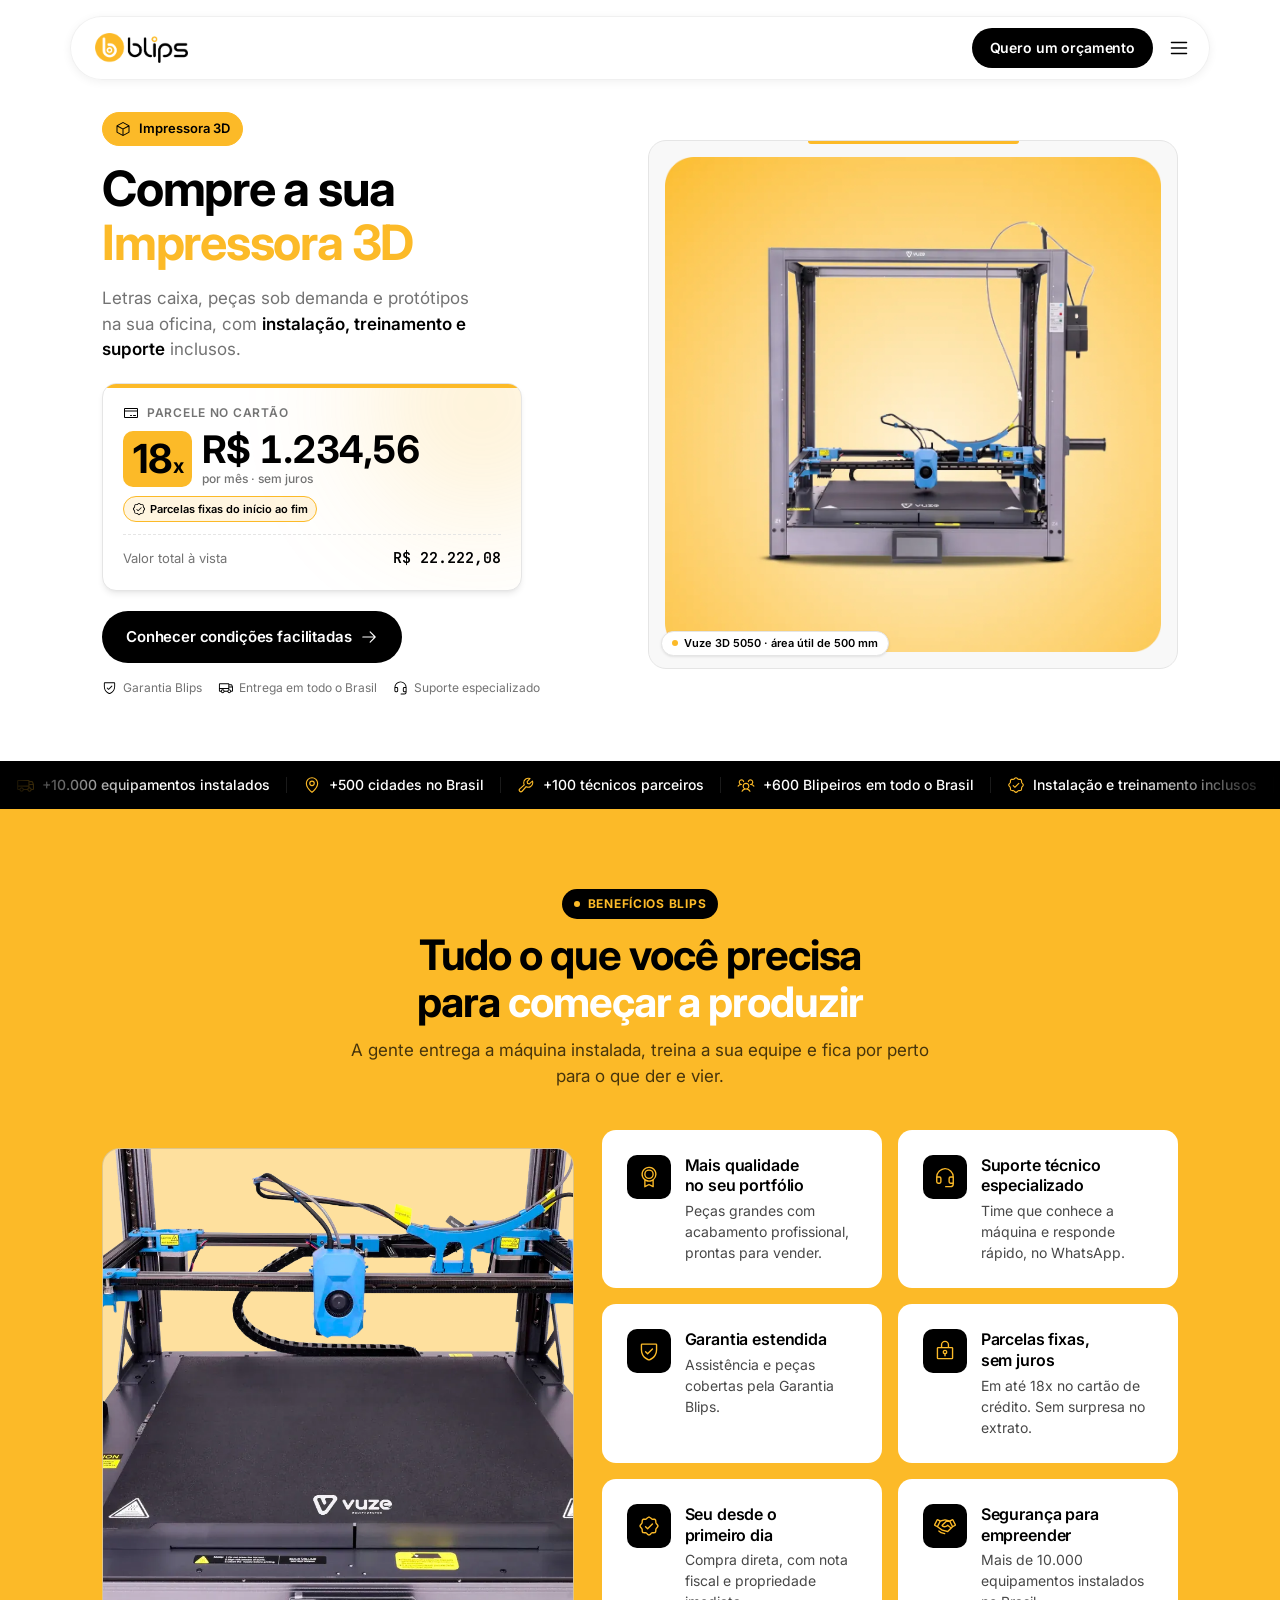
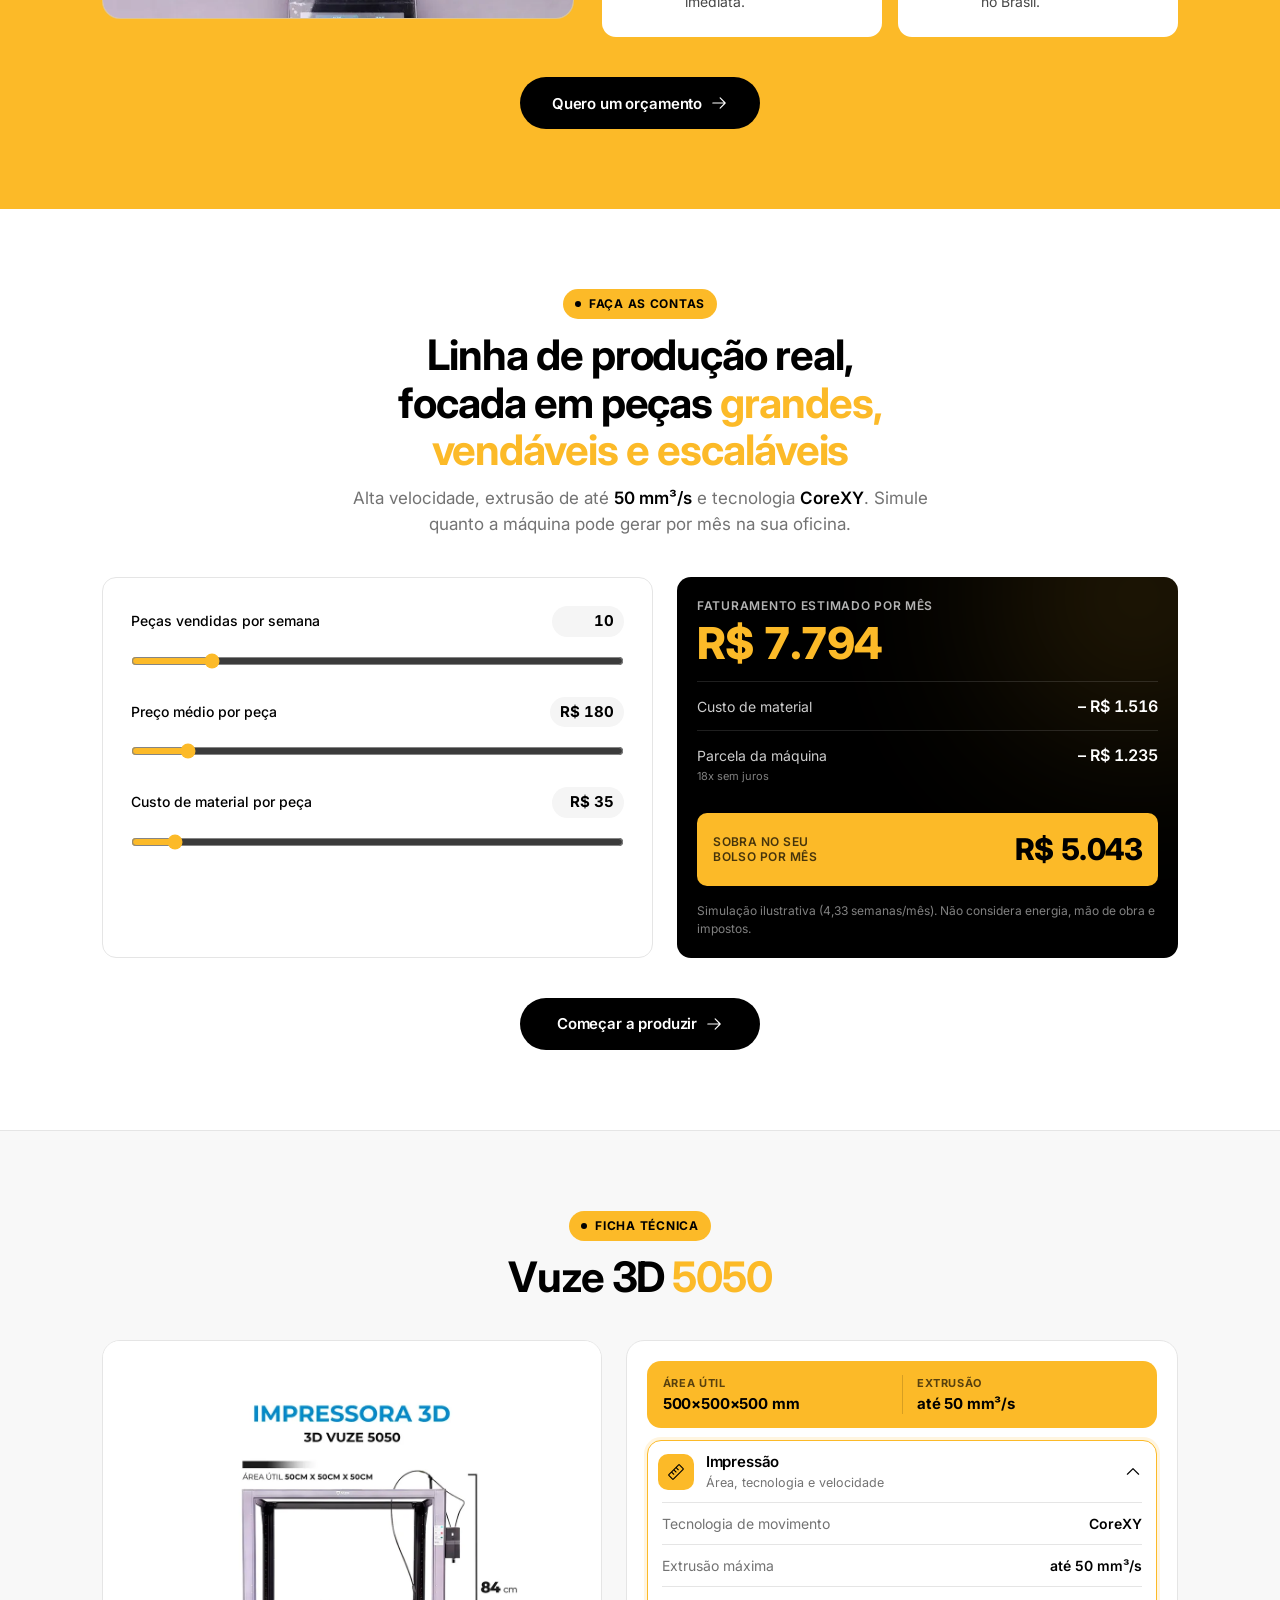
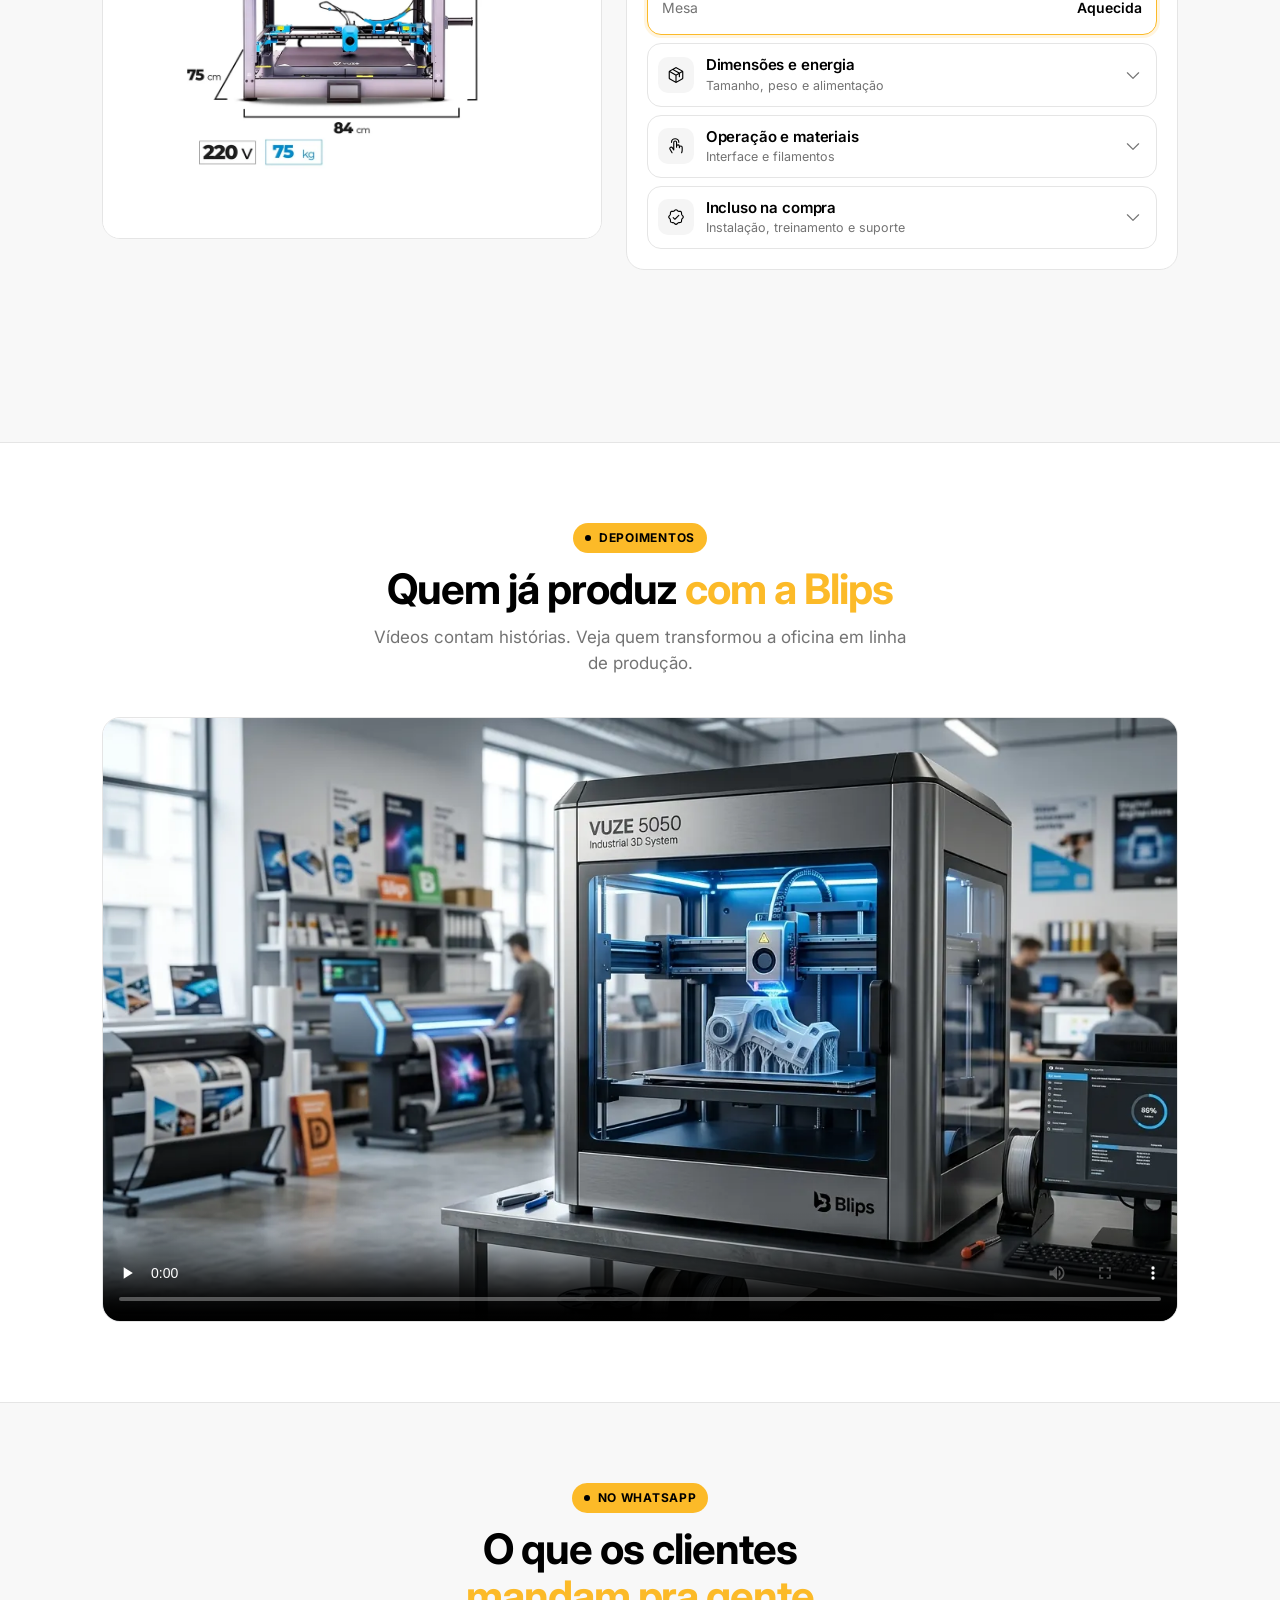
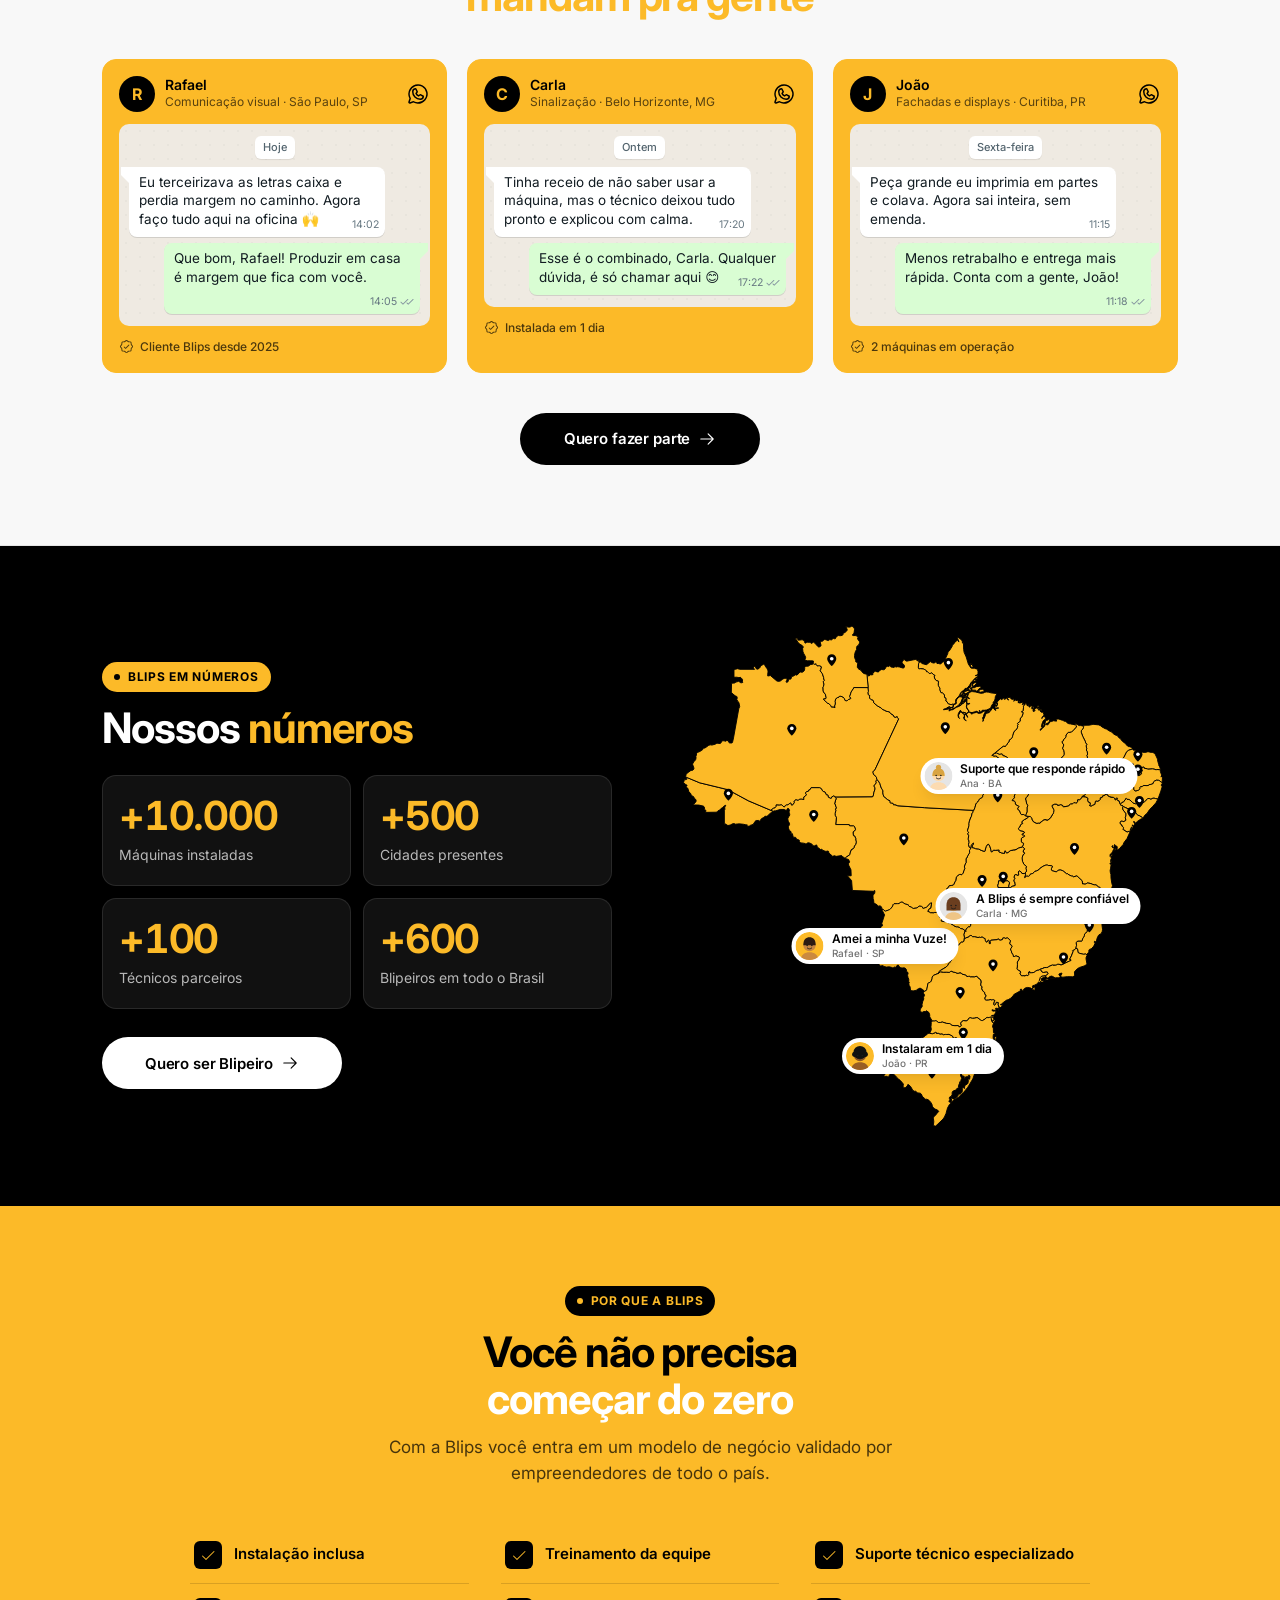
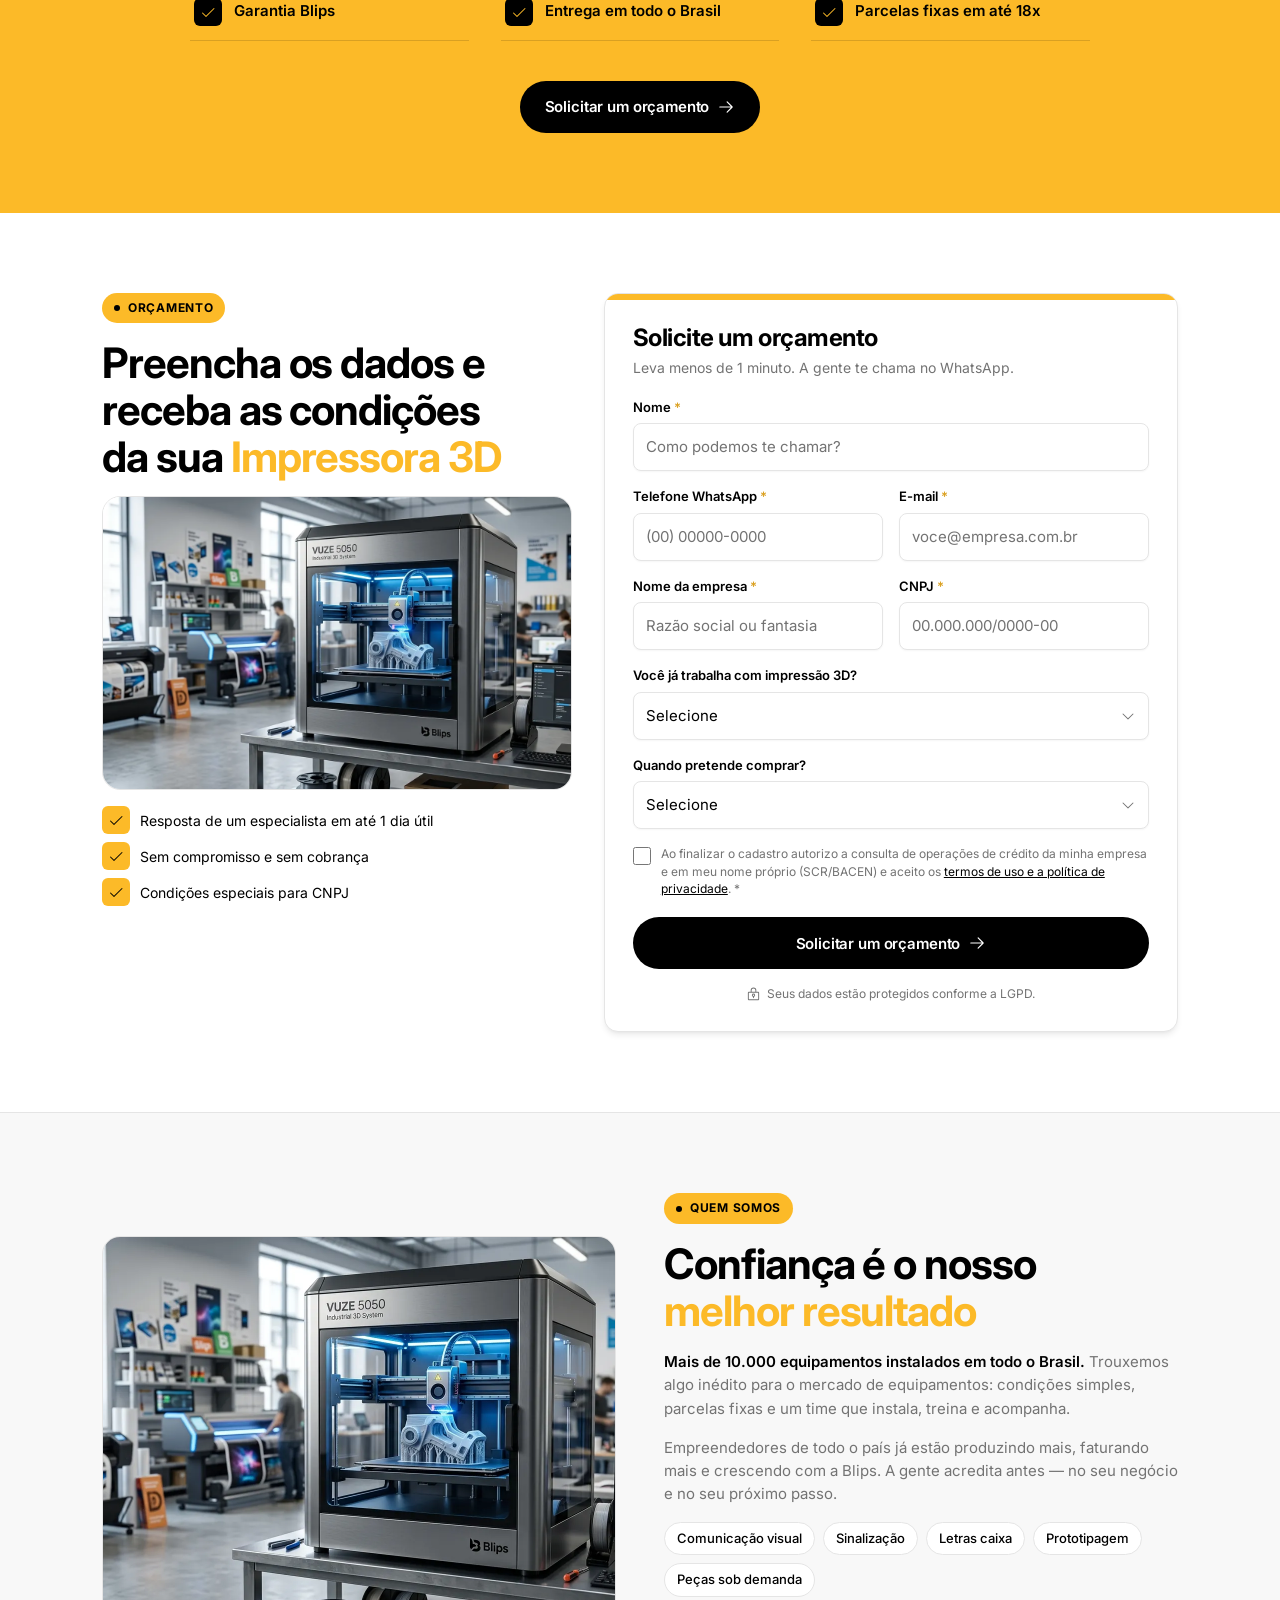
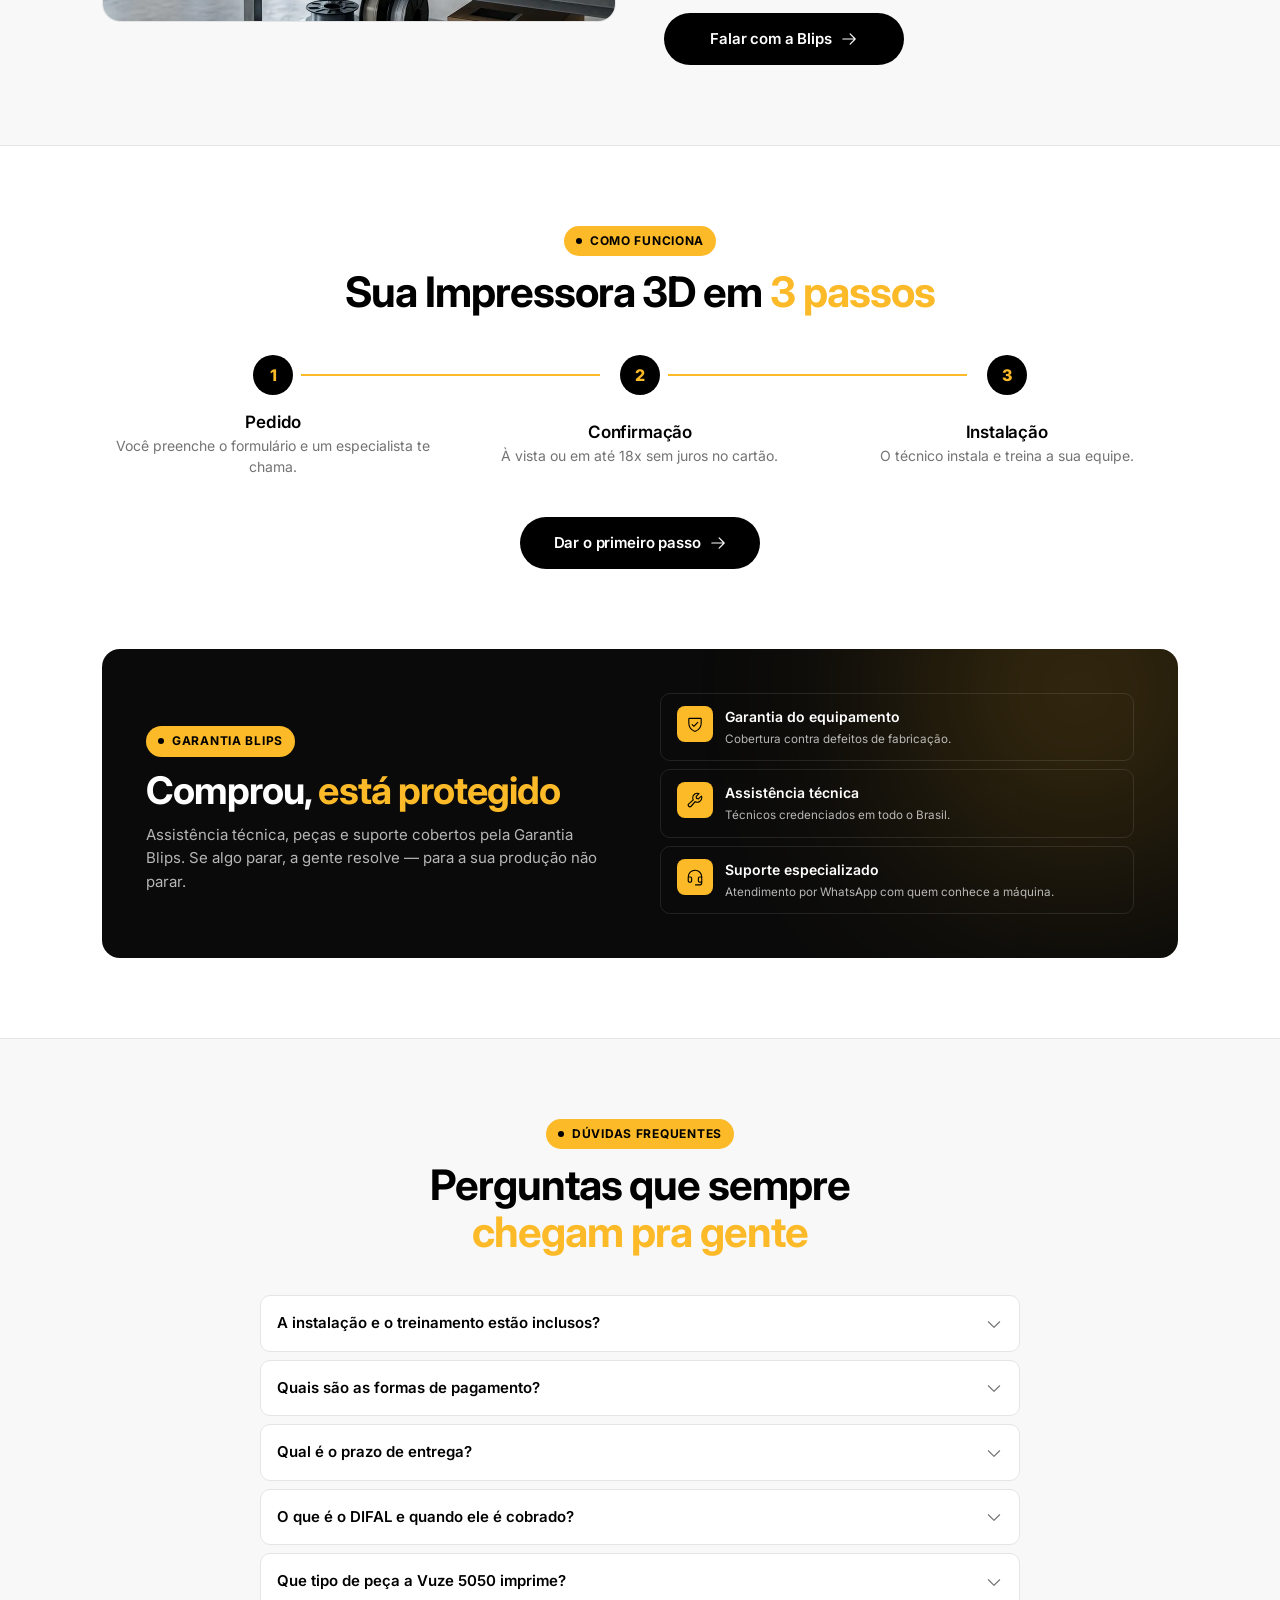
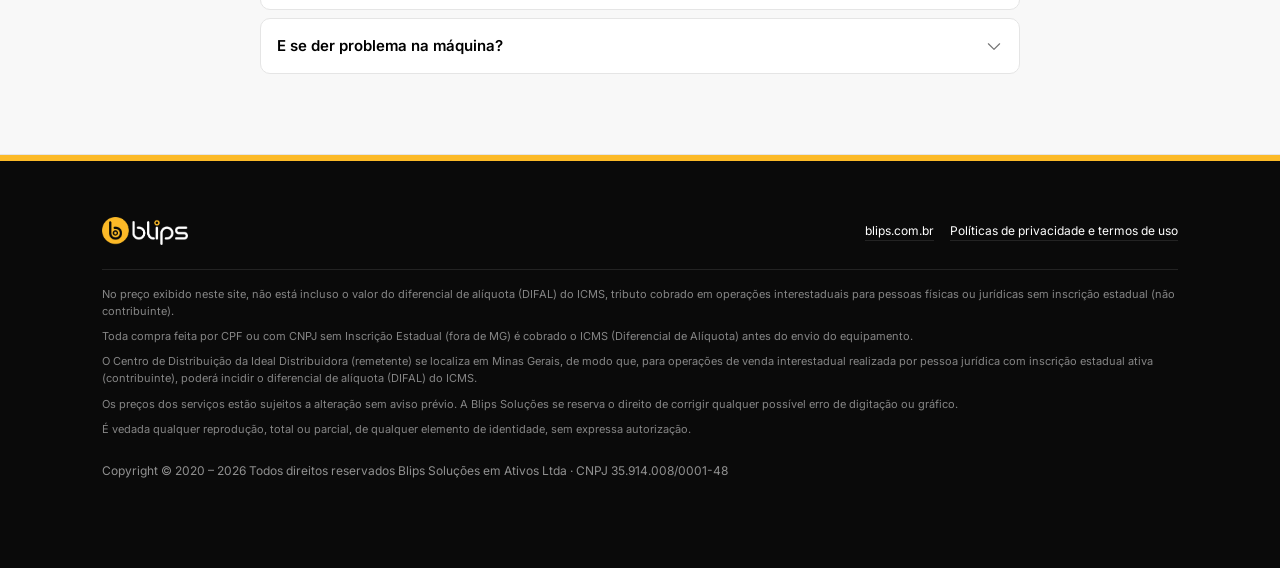
<file: blips/vuze-5050/index.html>
<!doctype html>
<html lang="pt-BR">
<head>
<meta charset="utf-8">
<meta name="viewport" content="width=device-width, initial-scale=1, viewport-fit=cover">
<title>Impressora 3D Vuze 5050 à vista ou em 18x sem juros | Blips</title>
<meta name="description" content="Impressora 3D Vuze 5050 com área útil de 500×500×500 mm e tecnologia CoreXY. À vista ou em até 18x sem juros, com instalação, treinamento e suporte.">
<meta name="robots" content="index, follow, max-image-preview:large">
<link rel="canonical" href="https://cv.blips.com.br/impressora-3d-vuze-5050-a-vista/">
<meta name="theme-color" content="#000000">
<meta property="og:type" content="product">
<meta property="og:locale" content="pt_BR">
<meta property="og:site_name" content="Blips">
<meta property="og:url" content="https://cv.blips.com.br/impressora-3d-vuze-5050-a-vista/">
<meta property="og:title" content="Impressora 3D Vuze 5050 | Área útil de 500 mm · 18x sem juros">
<meta property="og:description" content="Letras caixa, peças sob demanda e protótipos na sua oficina. Instalação, treinamento e suporte inclusos.">
<meta property="og:image" content="https://cv.blips.com.br/wp-content/uploads/2026/08/Impressora_3d_-_5050_Vuze_-_3d.webp">
<meta property="og:image:alt" content="Impressora 3D Vuze 5050">
<meta property="product:price:amount" content="22222.08">
<meta property="product:price:currency" content="BRL">
<meta name="twitter:card" content="summary_large_image">
<meta name="twitter:title" content="Impressora 3D Vuze 5050 | Blips">
<meta name="twitter:description" content="Área útil de 500×500×500 mm, CoreXY, 18x sem juros. Instalação e treinamento inclusos.">
<meta name="twitter:image" content="https://cv.blips.com.br/wp-content/uploads/2026/08/Impressora_3d_-_5050_Vuze_-_3d.webp">
<link rel="icon" href="assets/img/favicon.svg" type="image/svg+xml">
<script type="application/ld+json">{"@context": "https://schema.org", "@graph": [{"@type": "Organization", "@id": "https://blips.com.br/#org", "name": "Blips", "legalName": "Blips Soluções em Ativos Ltda", "url": "https://blips.com.br/", "logo": "https://cv.blips.com.br/wp-content/uploads/2026/07/logotipo-blips-sorvete-1.webp", "taxID": "35.914.008/0001-48"}, {"@type": "WebPage", "@id": "https://cv.blips.com.br/impressora-3d-vuze-5050-a-vista/#webpage", "url": "https://cv.blips.com.br/impressora-3d-vuze-5050-a-vista/", "name": "Impressora 3D Vuze 5050 à vista ou em 18x sem juros | Blips", "inLanguage": "pt-BR", "isPartOf": {"@id": "https://blips.com.br/#org"}}, {"@type": "Product", "name": "Impressora 3D Vuze 5050", "brand": {"@type": "Brand", "name": "Vuze"}, "category": "Impressora 3D industrial", "image": ["https://cv.blips.com.br/wp-content/uploads/2026/08/Impressora_3d_-_5050_Vuze_-_3d.webp"], "description": "Impressora 3D industrial com área útil de 500 × 500 × 500 mm, tecnologia CoreXY e extrusão de até 50 mm³/s. Instalação, treinamento e suporte inclusos.", "additionalProperty": [{"@type": "PropertyValue", "name": "Área útil de impressão", "value": "500 × 500 × 500 mm"}, {"@type": "PropertyValue", "name": "Tecnologia", "value": "CoreXY"}, {"@type": "PropertyValue", "name": "Extrusão máxima", "value": "50 mm³/s"}, {"@type": "PropertyValue", "name": "Dimensões (A × L × P)", "value": "84 × 84 × 75 cm"}, {"@type": "PropertyValue", "name": "Peso", "value": "75 kg"}, {"@type": "PropertyValue", "name": "Alimentação", "value": "220 V"}], "offers": {"@type": "Offer", "url": "https://cv.blips.com.br/impressora-3d-vuze-5050-a-vista/", "priceCurrency": "BRL", "price": "22222.08", "availability": "https://schema.org/InStock", "itemCondition": "https://schema.org/NewCondition", "seller": {"@id": "https://blips.com.br/#org"}}}, {"@type": "FAQPage", "mainEntity": [{"@type": "Question", "name": "A instalação e o treinamento estão inclusos?", "acceptedAnswer": {"@type": "Answer", "text": "Sim. Nosso técnico entrega, instala e treina a sua equipe no uso da Vuze 5050, sem custo adicional."}}, {"@type": "Question", "name": "Quais são as formas de pagamento?", "acceptedAnswer": {"@type": "Answer", "text": "À vista (R$ 22.222,08) ou em até 18x de R$ 1.234,56 sem juros no cartão de crédito. Outras condições podem ser combinadas com o nosso time."}}, {"@type": "Question", "name": "Qual é o prazo de entrega?", "acceptedAnswer": {"@type": "Answer", "text": "Depende da sua região. Após a confirmação do pedido, nosso time informa a previsão de entrega e agenda a instalação."}}, {"@type": "Question", "name": "O que é o DIFAL e quando ele é cobrado?", "acceptedAnswer": {"@type": "Answer", "text": "É o diferencial de alíquota do ICMS, cobrado em compras interestaduais por CPF ou CNPJ sem inscrição estadual (fora de MG). Ele não está incluso no preço exibido e é cobrado antes do envio."}}, {"@type": "Question", "name": "Que tipo de peça a Vuze 5050 imprime?", "acceptedAnswer": {"@type": "Answer", "text": "Letras caixa, displays, sinalização, protótipos e peças sob demanda de até 500 × 500 × 500 mm, em materiais como PLA, PETG, ABS e TPU."}}, {"@type": "Question", "name": "E se der problema na máquina?", "acceptedAnswer": {"@type": "Answer", "text": "Você aciona o suporte pelo WhatsApp e a Garantia Blips cobre assistência técnica e peças conforme a política de garantia."}}]}]}</script>
<link rel="preconnect" href="https://fonts.googleapis.com">
<link rel="preconnect" href="https://fonts.gstatic.com" crossorigin>
<link href="https://fonts.googleapis.com/css2?family=Inter:wght@400;500;600;700;800&family=JetBrains+Mono:wght@500;600&display=swap" rel="stylesheet">
<link rel="preload" as="image" href="assets/img/vuze-5050-hero.webp" fetchpriority="high">

<style>
/* ============================================================
   BLIPS · LP PADRÃO CV — v2.6
   Tokens = @blips/ui (globals.css). Tudo escopado em .lp:
   cada <section class="lp …"> funciona sozinha como widget
   HTML do Elementor. Mobile-first · grid 4px · amarelo só
   onde significa ação/destaque.
   ============================================================ */
.lp{
  /* --- cor: o único acento é o amarelo Blips --- */
  --primary:#FCBA28;
  --primary-fg:#000000;
  --primary-hover:#E8AB25;                 /* color-mix(primary 90%, black) */
  --primary-soft:rgba(252,186,40,.14);
  --primary-ring:rgba(252,186,40,.45);

  --bg:#FFFFFF;
  --fg:#000000;
  --card:#FFFFFF;
  --surface:#FAFAFA;                       /* oklch(.98 0 0)  */
  --muted:#F5F5F5;                         /* oklch(.97 0 0)  */
  --muted-fg:#737373;                      /* oklch(.556 0 0) */
  --border:#E5E5E5;                        /* oklch(.922 0 0) */
  --ring:#B5B5B5;                          /* oklch(.708 0 0) */
  --ink:#0A0A0A;                           /* oklch(.145 0 0) — superfícies escuras */
  --ink-border:rgba(255,255,255,.10);
  --ink-muted:rgba(255,255,255,.70);

  /* --- tipografia --- */
  --font-sans:'Inter',ui-sans-serif,system-ui,-apple-system,'Segoe UI',Roboto,sans-serif;
  --font-display:var(--font-sans);   /* títulos na mesma fonte do subtítulo (Inter) */
  --font-mono:'JetBrains Mono',ui-monospace,SFMono-Regular,Menlo,monospace;

  /* --- forma --- */
  --radius:10px;
  --r-sm:6px; --r-md:8px; --r-lg:10px; --r-xl:14px; --r-2xl:18px;

  /* --- movimento (calmo, sem spring) --- */
  --ease:cubic-bezier(.25,1,.5,1);
  --t-micro:150ms; --t-base:200ms; --t-slow:250ms;

  --shadow-sm:0 1px 3px 0 rgba(0,0,0,.08),0 1px 2px -1px rgba(0,0,0,.06);
  --shadow-md:0 4px 6px -1px rgba(0,0,0,.08),0 2px 4px -2px rgba(0,0,0,.06);
  --shadow-lg:0 10px 15px -3px rgba(0,0,0,.08),0 4px 6px -4px rgba(0,0,0,.05);

  --max:1140px;
  --gutter:16px;
  --tap:56px;
}
@supports (color:oklch(0 0 0)){
  .lp{ --surface:oklch(.98 0 0); --muted:oklch(.97 0 0); --muted-fg:oklch(.556 0 0); --border:oklch(.922 0 0); --ring:oklch(.708 0 0); --ink:oklch(.145 0 0); --primary-hover:color-mix(in oklch,#FCBA28 90%,black); }
}

html{ scroll-behavior:smooth; -webkit-text-size-adjust:100%; }
body{ margin:0; background:#fff; }
.skip{ position:absolute; left:-9999px; top:8px; z-index:10000; padding:8px 12px; background:#000; color:#fff; border-radius:8px; font:600 14px/1 'Inter',system-ui,sans-serif; }
.skip:focus{ left:8px; }
.lp,.lp *,.lp *::before,.lp *::after{ box-sizing:border-box; }
.lp{ position:relative; font-family:var(--font-sans); color:var(--fg); line-height:1.5; -webkit-font-smoothing:antialiased; overflow-x:clip; }
.lp img{ display:block; max-width:100%; height:auto; }
.lp .wrap{ width:100%; max-width:var(--max); margin-inline:auto; padding-inline:var(--gutter); }
.lp .ic{ width:1em; height:1em; flex:none; }

/* ---------- Tipografia ---------- */
.lp h1,.lp h2,.lp h3{ margin:0; font-weight:700; letter-spacing:-.025em; line-height:1.12; text-wrap:balance; }
.lp h1,.lp h2{ font-family:var(--font-display); }
.lp h3{ font-family:var(--font-sans); font-weight:600; letter-spacing:-.01em; line-height:1.3; }
.lp p{ margin:0; }
.lp .hl{ color:var(--primary); }
.lp .eyebrow{ display:inline-flex; width:max-content; justify-self:start; align-items:center; gap:8px; padding:6px 12px; border-radius:999px; background:var(--primary); color:#000; font-size:12px; font-weight:700; letter-spacing:.06em; text-transform:uppercase; }
.lp .eyebrow::before{ content:""; width:6px; height:6px; border-radius:999px; background:#000; flex:none; }
.lp .h2{ font-size:clamp(28px,5.6vw,42px); max-width:22ch; }
.lp .lead{ font-size:clamp(15px,3.6vw,17px); line-height:1.55; color:var(--muted-fg); max-width:56ch; text-wrap:pretty; }
.lp .lead strong{ color:var(--fg); font-weight:600; }

.lp.sec{ padding-block:clamp(48px,7vw,80px); }
.lp.sec--band{ background:var(--surface); border-top:1px solid var(--border); border-bottom:1px solid var(--border); }
.lp.sec--yellow{ background:var(--primary); --muted-fg:rgba(0,0,0,.72); --border:rgba(0,0,0,.12); --surface:rgba(255,255,255,.55); --primary-soft:rgba(0,0,0,.08); }
.lp.sec--yellow .eyebrow{ background:#000; color:var(--primary); } .lp.sec--yellow .eyebrow::before{ background:var(--primary); }
.lp.sec--yellow .hl{ color:#fff; }
.lp.sec--yellow .card{ border-color:transparent; }
.lp.sec--yellow .card:hover{ border-color:rgba(0,0,0,.35); box-shadow:0 8px 24px rgba(0,0,0,.08); }
.lp.sec--yellow .ben__item .ibox{ background:#000; color:var(--primary); }

/* ---------- Cabeçalho de dobra ---------- */
.lp .sec__head{ display:flex; flex-direction:column; gap:12px; align-items:center; text-align:center; margin-bottom:clamp(24px,4vw,40px); }
.lp .sec__head .h2,.lp .sec__head .lead{ margin-inline:auto; }
.lp .sec__cta{ display:flex; justify-content:center; margin-top:clamp(24px,4vw,40px); }

/* ---------- Botão único (todos os CTAs da página usam .btn) ---------- */
.lp .btn,.bnav-root .btn{
  display:inline-flex; align-items:center; justify-content:center; gap:8px;
  min-height:52px; width:100%; padding:0 24px;
  border:0; border-radius:999px;
  background:#000; color:#fff !important;
  font-family:var(--font-sans,'Inter',system-ui,sans-serif); font-size:15px; font-weight:600; letter-spacing:-.01em; line-height:1;
  white-space:nowrap; text-decoration:none !important; cursor:pointer; user-select:none;
  touch-action:manipulation; -webkit-tap-highlight-color:transparent;
  transition:background-color 150ms cubic-bezier(.25,1,.5,1),transform 200ms cubic-bezier(.25,1,.5,1);
}
.lp .btn .ic,.bnav-root .btn .ic{ font-size:18px; transition:transform 200ms cubic-bezier(.25,1,.5,1),color 150ms; }
.lp .btn:hover,.bnav-root .btn:hover{ background:#262626; }
.lp .btn:hover .ic,.bnav-root .btn:hover .ic{ transform:translateX(3px); color:var(--primary,#FCBA28); }
.lp .btn:active,.bnav-root .btn:active{ transform:scale(.99); }
.lp .btn:focus-visible,.bnav-root .btn:focus-visible{ outline:0; box-shadow:0 0 0 3px rgba(252,186,40,.55); }
.lp .btn--sm,.bnav-root .btn--sm{ min-height:40px; padding:0 18px; font-size:14px; width:auto; }
.lp .btn--sm .ic,.bnav-root .btn--sm .ic{ font-size:16px; }
/* sobre fundo escuro o botão inverte para continuar visível */
.lp-num .btn,.gar .btn{ background:#fff; color:#000 !important; }
.lp-num .btn:hover,.gar .btn:hover{ background:var(--primary,#FCBA28); }
.lp-num .btn:hover .ic{ color:#000; }

/* ---------- Cards + caixa de ícone ---------- */
.lp .card{
  background:var(--card); border:1px solid var(--border); border-radius:var(--r-xl); padding:24px;
  transition:border-color var(--t-base) var(--ease),transform var(--t-base) var(--ease),box-shadow var(--t-base) var(--ease);
}
.lp .card:hover{ border-color:var(--primary); box-shadow:0 0 0 3px var(--primary-soft); }
.lp .ibox{
  width:44px; height:44px; flex:none; border-radius:var(--r-lg);
  background:var(--primary); color:var(--primary-fg);
  display:inline-flex; align-items:center; justify-content:center;
  transition:transform var(--t-base) var(--ease);
}
.lp .ibox .ic{ font-size:22px; }

/* ============================================================
   0 · TOPBAR
   ============================================================ */
.lp-top{ background:var(--primary); color:#000; font-size:13px; font-weight:500; text-align:center; padding:8px var(--gutter); line-height:1.4; }
.lp-top b{ color:#000; font-weight:700; }
.lp-top__more{ display:none; } @media (min-width:600px){ .lp-top__more{ display:inline; } }

/* ============================================================
   1 · HERO — mobile: uma tela · desktop: copy esq · imagem dir
   ============================================================ */
.pc__wrap{
  width:100%; max-width:var(--max); margin-inline:auto; padding-inline:var(--gutter);
  min-height:100svh;
  display:flex; flex-direction:column;
  padding-block:calc(80px + env(safe-area-inset-top,0px)) 16px;
}
.lp img.pc__logo{ flex:none; align-self:center; width:auto; height:20px; margin-bottom:12px; }
.pc__main{ flex:1 1 auto; min-height:0; display:grid; grid-template-rows:minmax(160px,1fr) auto; gap:12px; }
.pc__scene{
  position:relative; margin:0; min-height:0;
  border:1px solid var(--border); border-radius:var(--r-2xl);
  background:var(--surface); padding:8px;
  display:flex; align-items:center; justify-content:center; overflow:hidden;
}
.pc__scene::before{ content:""; position:absolute; inset-inline:22%; top:0; height:3px; border-radius:0 0 3px 3px; background:var(--primary); }
.pc__scene img{ width:auto; height:auto; max-width:100%; max-height:100%; object-fit:contain; border-radius:var(--r-xl); }
/* mobile: a imagem não dita a altura da linha — ela ocupa o que sobrar da tela */
@media (max-width:879px){
  .pc__scene{ min-height:160px; }
  .pc__scene img{ position:absolute; inset:8px; margin:auto; max-width:calc(100% - 16px); max-height:calc(100% - 16px); }
}
.pc__badge{
  position:absolute; left:12px; bottom:12px;
  display:inline-flex; align-items:center; gap:6px; padding:4px 10px;
  border:1px solid var(--border); border-radius:999px; background:var(--card); box-shadow:var(--shadow-sm);
  font-size:11px; font-weight:600; line-height:1.4; white-space:nowrap;
}
.pc__badge i{ width:6px; height:6px; border-radius:50%; background:var(--primary); flex:none; }
.pc__copy{ display:flex; flex-direction:column; align-items:center; gap:12px; text-align:center; }

.pc__cat{
  display:inline-flex; align-items:center; gap:8px; padding:6px 12px; border-radius:999px;
  background:var(--primary); border:1px solid var(--primary);
  font-size:13px; font-weight:600; white-space:nowrap;
}
.pc__cat .ic{ font-size:16px; }
.pc__title{ font-size:clamp(30px,7vw,46px); max-width:16ch; letter-spacing:-.03em; line-height:1.04; }
.pc__lead{ font-size:clamp(14px,3.6vw,17px); line-height:1.5; color:var(--muted-fg); max-width:40ch; text-wrap:pretty; }
.pc__lead strong{ color:var(--fg); font-weight:600; }

/* ---- Caixa de preço: destaque no 18x ---- */
.px{
  position:relative; isolation:isolate;
  width:min(100%,400px); margin-top:4px; text-align:left;
  background:var(--card); border:1px solid var(--border); border-radius:var(--r-xl);
  padding:16px; overflow:hidden;
  box-shadow:var(--shadow-md);
}
.px::before{ content:""; position:absolute; inset-inline:0; top:0; height:4px; background:var(--primary); }
.px__glow{ position:absolute; z-index:-1; width:220px; height:220px; border-radius:999px; background:var(--primary); filter:blur(70px); opacity:.22; right:-70px; top:-90px; pointer-events:none; }
.px__label{ display:flex; align-items:center; gap:8px; margin-top:4px; font-size:12px; font-weight:600; color:var(--muted-fg); text-transform:uppercase; letter-spacing:.06em; }
.px__label .ic{ font-size:16px; color:var(--fg); }
.px__row{ display:flex; align-items:center; gap:10px; margin-top:8px; }
.px__n{
  flex:none; display:inline-flex; align-items:baseline;
  font-family:var(--font-display); font-weight:700; font-size:clamp(30px,8vw,40px); line-height:1; letter-spacing:-.03em;
  color:var(--primary-fg); background:var(--primary); border-radius:var(--r-lg); padding:8px 10px;
}
.px__n small{ font-size:.5em; font-weight:700; margin-left:1px; }
.px__v{ display:flex; flex-direction:column; gap:2px; min-width:0; }
.px__v b{ font-family:var(--font-display); font-size:clamp(28px,7.6vw,38px); font-weight:700; line-height:1; letter-spacing:-.03em; font-variant-numeric:tabular-nums; white-space:nowrap; }
.px__v small{ font-size:12px; color:var(--muted-fg); font-weight:500; }
.px__tag{ display:inline-flex; align-items:center; gap:4px; margin-top:8px; padding:4px 8px; border-radius:999px; background:var(--primary-soft); border:1px solid var(--primary); font-size:11px; font-weight:600; width:max-content; }
.px__tag .ic{ font-size:14px; }
.px__total{ display:flex; align-items:baseline; justify-content:space-between; gap:12px; margin:12px 0 0; padding-top:12px; border-top:1px dashed var(--border); }
.px__total dt{ font-size:13px; color:var(--muted-fg); }
.px__total dd{ margin:0; font-family:var(--font-mono); font-size:15px; font-weight:600; font-variant-numeric:tabular-nums; }

.pc__actions{ display:flex; width:100%; justify-content:center; margin-top:4px; }
.pc__trust{ display:flex; flex-wrap:wrap; justify-content:center; gap:6px 16px; font-size:12px; color:var(--muted-fg); }
.pc__trust span{ display:inline-flex; align-items:center; gap:6px; }
.pc__trust .ic{ color:var(--fg); font-size:15px; }

@media (max-height:900px) and (max-width:879px){ .pc__trust{ display:none; } }
@media (max-height:720px) and (max-width:879px){
  .pc__lead{ display:none; }
  .lp img.pc__logo{ height:18px; margin-bottom:8px; }
  .pc__main{ gap:8px; } .pc__copy{ gap:8px; } .px{ padding:12px; }
  .px__tag{ display:none; }
}
@media (max-height:520px) and (max-width:879px){
  .pc__cat{ display:none; }
  .pc__wrap{ min-height:auto; padding-block:20px 24px; }
  .pc__main{ grid-template-rows:none; grid-template-columns:1fr 1fr; align-items:center; gap:16px; }
  .pc__scene img{ max-height:40svh; }
}

@media (min-width:880px){
  .lp{ --gutter:32px; --tap:56px; }
  .lp .btn{ width:auto; min-width:240px; } .lp .btn--sm{ min-width:0; }
  .pc__wrap{ min-height:0; padding-block:112px clamp(48px,5vw,72px); }
  .lp img.pc__logo{ align-self:flex-start; height:26px; margin-bottom:28px; }
  .pc__main{ grid-template-rows:none; grid-template-columns:1fr 1.08fr; align-items:center; gap:56px; }
  .pc__copy{ order:1; align-items:flex-start; text-align:left; gap:16px; }
  .pc__scene{ order:2; padding:16px; }
  .pc__scene::before{ inset-inline:30%; }
  .pc__scene img{ max-height:min(60svh,520px); }
  .pc__title{ max-width:14ch; font-size:clamp(40px,3.8vw,56px); }
  .pc__lead{ display:block; }
  .px{ width:100%; max-width:420px; padding:20px; }
  .pc__actions,.pc__trust{ justify-content:flex-start; }
}

/* ============================================================
   2 · PRODUTO + BENEFÍCIOS
   ============================================================ */
.ben__grid{ display:grid; gap:16px; }
.ben__img{ margin:0; border-radius:var(--r-2xl); overflow:hidden; border:1px solid var(--border); background:var(--surface); }
.ben__img img{ width:100%; aspect-ratio:1; object-fit:cover; transition:transform .6s var(--ease); }
.ben__rail{ display:grid; gap:12px; }
.ben__item{ display:flex; gap:14px; align-items:flex-start; padding:16px; }
.ben__item h3{ font-size:16px; }
.ben__item p{ font-size:14px; color:var(--muted-fg); margin-top:4px; line-height:1.5; }
@media (min-width:880px){
  .ben__grid{ grid-template-columns:.9fr 1.1fr; gap:28px; align-items:center; }
  .ben__rail{ grid-template-columns:1fr 1fr; gap:16px; }
}

/* ============================================================
   3 · DESEJO / DOR / SOLUÇÃO — calculadora
   ============================================================ */
.calc{ display:grid; gap:16px; }
.calc__box{ background:var(--card); border:1px solid var(--border); border-radius:var(--r-xl); padding:clamp(20px,4vw,28px); }
.calc__field{ display:grid; gap:8px; margin-bottom:20px; }
.calc__field:last-child{ margin-bottom:0; }
.calc__field label{ display:flex; justify-content:space-between; align-items:baseline; gap:12px; font-size:14px; font-weight:500; }
.calc__field output{ font-variant-numeric:tabular-nums; font-weight:700; font-size:15px; min-width:72px; text-align:right; padding:4px 10px; border-radius:999px; background:var(--muted); }
.calc input[type=range]{ width:100%; height:32px; accent-color:var(--primary); margin:0; cursor:pointer; }
.calc__result{ position:relative; overflow:hidden; isolation:isolate; background:#000; color:#fff; border-radius:var(--r-xl); padding:20px; display:grid; gap:16px; align-content:start; }
.calc__result::after{ content:""; position:absolute; z-index:-1; width:260px; height:260px; border-radius:999px; background:var(--primary); filter:blur(100px); opacity:.18; right:-90px; top:-110px; }
.calc__top small,.calc__total span{ display:block; font-size:12px; font-weight:600; letter-spacing:.06em; text-transform:uppercase; color:rgba(255,255,255,.7); }
.calc__top b{ display:block; margin-top:6px; font-size:clamp(34px,9vw,44px); font-weight:800; line-height:1; letter-spacing:-.03em; color:var(--primary); font-variant-numeric:tabular-nums; }
.calc__list{ margin:0; display:grid; }
.calc__list > div{ display:flex; justify-content:space-between; align-items:baseline; gap:16px; padding:12px 0; border-top:1px solid rgba(255,255,255,.12); }
.calc__list dt{ font-size:14px; color:rgba(255,255,255,.8); }
.calc__list dt em{ display:block; font-style:normal; font-size:11px; color:rgba(255,255,255,.5); margin-top:2px; }
.calc__list dd{ margin:0; font-size:16px; font-weight:600; font-variant-numeric:tabular-nums; white-space:nowrap; }
.calc__total{ display:flex; justify-content:space-between; align-items:center; gap:12px; padding:14px 16px; border-radius:var(--r-lg); background:var(--primary); color:#000; }
.calc__total span{ color:rgba(0,0,0,.72); letter-spacing:.04em; max-width:16ch; line-height:1.3; }
.calc__total b{ font-size:clamp(24px,6.4vw,30px); font-weight:800; letter-spacing:-.02em; font-variant-numeric:tabular-nums; white-space:nowrap; }
.calc__total.is-neg{ background:#fff; }
.calc__note{ font-size:12px; color:rgba(255,255,255,.5); }
@media (min-width:880px){ .calc{ grid-template-columns:1.1fr 1fr; gap:24px; align-items:stretch; } }

/* ============================================================
   4 · FICHA TÉCNICA — imagem + sanfona
   ============================================================ */
.ft{ display:grid; gap:16px; }
.ft__media{ margin:0; border-radius:var(--r-2xl); overflow:hidden; border:1px solid var(--border); background:#fff; }
.ft__media img{ width:100%; aspect-ratio:1; object-fit:contain; }
.ft__card{ background:var(--card); border:1px solid var(--border); border-radius:var(--r-2xl); padding:16px; display:grid; gap:12px; align-content:start; }
.ft__keys{ display:grid; grid-template-columns:1fr 1fr; background:var(--primary); border-radius:var(--r-xl); padding:14px 16px; }
.ft__keys > div{ min-width:0; display:flex; flex-direction:column; gap:4px; }
.ft__keys > div + div{ padding-left:14px; border-left:1px solid rgba(0,0,0,.15); }
.ft__keys > div:first-child{ padding-right:14px; }
.ft__keys span{ font-size:11px; font-weight:700; letter-spacing:.06em; text-transform:uppercase; color:rgba(0,0,0,.65); }
.ft__keys strong{ font-size:15px; font-weight:700; letter-spacing:-.01em; line-height:1.25; color:#000; }
.ft__acc{ display:grid; gap:8px; }
.ft__item{ border:1px solid var(--border); border-radius:var(--r-xl); background:#fff; transition:border-color var(--t-base) var(--ease),box-shadow var(--t-base) var(--ease); }
.ft__item:hover{ border-color:rgba(0,0,0,.2); }
.ft__item[open]{ border-color:var(--primary); box-shadow:0 0 0 3px var(--primary-soft); }
.ft__item > summary{ list-style:none; display:grid; grid-template-columns:36px 1fr auto; align-items:center; gap:12px; padding:10px 14px 10px 10px; cursor:pointer; -webkit-tap-highlight-color:transparent; }
.ft__item > summary::-webkit-details-marker{ display:none; }
.ft__item .ibox{ width:36px; height:36px; border-radius:var(--r-lg); background:var(--muted); color:#000; transition:background-color var(--t-base) var(--ease); }
.ft__item .ibox .ic{ font-size:18px; }
.ft__item[open] .ibox,.ft__item:hover .ibox{ background:var(--primary); }
.ft__sum{ display:flex; flex-direction:column; min-width:0; }
.ft__sum b{ font-size:15px; font-weight:600; letter-spacing:-.01em; }
.ft__sum small{ font-size:12.5px; color:var(--muted-fg); }
.ft__item > summary > .ic{ font-size:18px; color:var(--muted-fg); transition:transform var(--t-slow) var(--ease); }
.ft__item[open] > summary > .ic{ transform:rotate(180deg); color:#000; }
.ft__list{ margin:0; padding:0 14px 6px; animation:lp-rise .3s var(--ease); }
.ft__list > div{ display:flex; justify-content:space-between; align-items:baseline; gap:16px; padding:10px 0; border-top:1px solid var(--border); font-size:14px; }
.ft__list dt{ color:var(--muted-fg); }
.ft__list dd{ margin:0; font-weight:600; text-align:right; }
.ft__note{ font-size:12px; color:var(--muted-fg); padding:0 14px 12px; }
@media (max-width:879px){ .ft__media img{ aspect-ratio:auto; height:180px; } .ft__card{ padding:12px; } .ft__keys{ padding:12px 14px; } .ft__keys strong{ font-size:14px; } }
@media (min-width:880px){ .ft{ grid-template-columns:.95fr 1.05fr; gap:24px; align-items:start; } .ft__card{ padding:20px; } }

/* ============================================================
   5 · DEPOIMENTOS — cards amarelos com conversa estilo WhatsApp
   ============================================================ */
.dep__video{ position:relative; margin:0; border-radius:var(--r-2xl); overflow:hidden; background:var(--ink); aspect-ratio:16/9; border:1px solid var(--border); }
.dep__video video{ width:100%; height:100%; object-fit:cover; display:block; }
.dep__grid{ display:grid; gap:12px; margin-top:16px; }
.lp .card.wa{ background:var(--primary); border-color:var(--primary); padding:16px; display:grid; gap:12px; align-content:start; color:var(--primary-fg); }
.lp .card.wa:hover{ border-color:var(--primary-fg); box-shadow:0 0 0 3px var(--primary-soft); }
.wa__head{ display:flex; align-items:center; gap:10px; }
.wa__av{ width:36px; height:36px; border-radius:50%; background:var(--primary-fg); color:var(--primary); font-style:normal; font-weight:700; display:grid; place-items:center; flex:none; }
.wa__head b{ display:block; font-weight:600; font-size:14px; line-height:1.2; }
.wa__head small{ display:block; font-size:12px; color:rgba(0,0,0,.65); }
.wa__head > .ic{ margin-left:auto; font-size:24px; }
.wa__chat{ position:relative; overflow:hidden; background:#EFEAE2; border-radius:var(--r-lg); padding:12px 10px; display:grid; gap:6px; }
.wa__chat::before{ content:""; position:absolute; inset:0; opacity:.35; pointer-events:none; background-image:radial-gradient(rgba(0,0,0,.08) 1px,transparent 1.5px); background-size:14px 14px; }
.wa__day{ position:relative; justify-self:center; font-size:11px; font-weight:500; background:#fff; border-radius:var(--r-sm); padding:3px 8px; color:#54656F; box-shadow:0 1px 1px rgba(0,0,0,.08); margin-bottom:2px; }
.wa__msg{ position:relative; max-width:88%; margin:0; padding:6px 8px 6px 10px; border-radius:var(--r-md); background:#fff; font-size:13.5px; line-height:1.4; color:#111B21; box-shadow:0 1px .5px rgba(11,20,26,.13); overflow-wrap:anywhere; }
.wa__msg::before{ content:""; position:absolute; top:0; width:0; height:0; border:8px solid transparent; }
.wa__msg--in{ justify-self:start; border-top-left-radius:0; }
.wa__msg--in::before{ left:-8px; border-top-color:#fff; border-right-color:#fff; border-left:0; }
.wa__msg--out{ justify-self:end; background:#D9FDD3; border-top-right-radius:0; }
.wa__msg--out::before{ right:-8px; border-top-color:#D9FDD3; border-left-color:#D9FDD3; border-right:0; }
.wa__msg time{ float:right; display:inline-flex; align-items:center; gap:3px; margin:8px -2px -2px 10px; font-size:10.5px; color:#667781; white-space:nowrap; }
.wa__msg time .ic{ font-size:14px; color:#8696A0; }
.wa__foot{ display:flex; align-items:center; gap:6px; font-size:12px; font-weight:500; color:rgba(0,0,0,.7); }
.wa__foot .ic{ font-size:15px; }
@media (min-width:880px){ .dep__grid{ grid-template-columns:repeat(3,1fr); gap:20px; margin-top:24px; } }

/* ============================================================
   6 · QUANTITATIVO — big numbers + grid
   ============================================================ */
.qb{ display:grid; gap:0; max-width:900px; margin-inline:auto; }
.qb__item{ display:flex; align-items:center; gap:12px; padding:14px 4px; font-size:15px; font-weight:600; border-bottom:1px solid rgba(0,0,0,.14); }
.qb__item .ibox{ width:28px; height:28px; border-radius:var(--r-sm); background:#000; color:var(--primary); }
.qb__item .ibox .ic{ font-size:16px; }
@media (min-width:600px){ .qb{ column-gap:32px; } }
@media (min-width:600px){ .qb{ grid-template-columns:repeat(2,1fr); } }
@media (min-width:880px){ .qb{ grid-template-columns:repeat(3,1fr); column-gap:32px; } }

/* ============================================================
   1b · BARRA DE INDICADORES
   ============================================================ */
.lp-bar{ --bar-h:48px; --bar-speed:42s; --bar-fade:12%; position:relative; display:flex; align-items:center; height:var(--bar-h); background:#000; color:#fff; overflow:hidden; contain:paint; }
/* o fade é feito com degradê preto por cima (não com mask), então o texto some dentro do próprio fundo preto */
.lp-bar::before,.lp-bar::after{ content:""; position:absolute; top:0; bottom:0; width:var(--bar-fade); z-index:2; pointer-events:none; }
.lp-bar::before{ left:0; background:linear-gradient(90deg,#000 0%,rgba(0,0,0,0) 100%); }
.lp-bar::after{ right:0; background:linear-gradient(270deg,#000 0%,rgba(0,0,0,0) 100%); }
.lp-bar__track{ display:flex; width:max-content; animation:lp-bar-scroll var(--bar-speed) linear infinite; will-change:transform; }
.lp-bar:hover .lp-bar__track{ animation-play-state:paused; }
.lp-bar__group{ display:flex; align-items:center; flex-shrink:0; }
.lp-bar__item{ display:inline-flex; align-items:center; gap:8px; padding:0 16px; white-space:nowrap; font-size:14px; font-weight:500; line-height:1; }
.lp-bar__item .ic{ font-size:18px; color:var(--primary); }
.lp-bar__div{ width:1px; height:16px; flex-shrink:0; background:var(--ink-border); }
@keyframes lp-bar-scroll{ from{ transform:translateX(0); } to{ transform:translateX(-50%); } }
@media (max-width:767px){ .lp-bar{ --bar-h:40px; --bar-fade:14%; --bar-speed:26s; } .lp-bar__item{ font-size:12px; padding:0 12px; gap:6px; } .lp-bar__item .ic{ font-size:15px; } }
@media (prefers-reduced-motion:reduce){ .lp-bar__track{ animation-play-state:paused; } }

/* ============================================================
   6 · BLIPS EM NÚMEROS — mapa + indicadores
   ============================================================ */
.lp-num{ background:#000; color:#fff; }
.num{ display:grid; gap:36px; }

.num__copy{ display:grid; gap:12px; align-content:center; }
.num__copy .h2{ color:#fff; }
.num__stats{ display:grid; grid-template-columns:1fr 1fr; gap:12px; margin:12px 0 16px; }
.num__stat{ background:#111; border:1px solid var(--ink-border); border-radius:var(--r-xl); padding:20px 16px; transition:border-color var(--t-base) var(--ease),transform var(--t-base) var(--ease); }
.num__stat:hover{ border-color:var(--primary); }
.num__stat b{ display:block; font-family:var(--font-display); color:var(--primary); font-size:clamp(30px,7vw,40px); line-height:1; letter-spacing:-.03em; font-variant-numeric:tabular-nums; }
.num__stat small{ display:block; margin-top:8px; font-size:14px; color:var(--ink-muted); }
.num__map{ position:relative; width:100%; max-width:480px; margin-inline:auto; aspect-ratio:613/639; }
.num__svg{ width:100%; height:100%; display:block; filter:drop-shadow(0 16px 32px rgba(0,0,0,.45)); }
.num__states path{ fill:var(--primary); stroke:#000; stroke-width:1.2; stroke-linejoin:round; transition:fill var(--t-micro) var(--ease); }
.num__states path:hover{ fill:#FFD061; }
.num__pin path{ fill:#000; } .num__pin circle{ fill:#fff; }
@media (prefers-reduced-motion:no-preference){ .num__map .num__pin{ opacity:0; transition:opacity .4s var(--ease); transition-delay:calc(var(--pi) * 40ms); } .num__map.is-in .num__pin{ opacity:1; } }
.num__chip{ position:absolute; left:var(--x); top:var(--y); z-index:2; transform:translate(-50%,-50%); display:flex; align-items:center; gap:8px; padding:4px 12px 4px 4px; background:#fff; color:var(--fg); border-radius:999px; box-shadow:var(--shadow-lg); font-size:12px; font-weight:600; line-height:1.15; white-space:nowrap; cursor:grab; touch-action:none; user-select:none; -webkit-user-select:none; animation:lp-float 4.5s ease-in-out infinite; animation-delay:var(--d,0s); transition:box-shadow var(--t-base) var(--ease); }
.num__chip small{ display:block; font-size:10px; font-weight:500; color:var(--muted-fg); margin-top:2px; }
.num__chip svg{ width:28px; height:28px; border-radius:50%; flex:none; }
.num__chip:hover{ box-shadow:0 0 0 2px var(--primary),var(--shadow-lg); }
.num__chip.is-drag{ animation:none; cursor:grabbing; z-index:5; box-shadow:0 0 0 3px var(--primary),var(--shadow-lg); }
@keyframes lp-float{ 0%,100%{ transform:translate(-50%,-50%); } 50%{ transform:translate(-50%,calc(-50% - 6px)); } }
@media (max-width:879px){ .num__map{ order:-1; max-width:400px; } .num__chip{ left:var(--mx,var(--x)); top:var(--my,var(--y)); font-size:11px; padding:3px 10px 3px 3px; } .num__chip svg{ width:24px; height:24px; } }
@media (min-width:880px){ .num{ grid-template-columns:1fr 1fr; gap:56px; align-items:center; } .num__copy .btn{ width:auto; } }
@media (prefers-reduced-motion:reduce){ .num__chip{ animation:none; } }

/* ============================================================
   7 · FORMULÁRIO
   ============================================================ */
.form{ display:grid; gap:20px; scroll-margin-top:24px; }
.form__side{ display:grid; gap:16px; align-content:start; }
.form__side figure{ margin:0; border-radius:var(--r-2xl); overflow:hidden; border:1px solid var(--border); }
.form__side img{ width:100%; aspect-ratio:16/10; object-fit:cover; }
.form__side ul{ list-style:none; margin:0; padding:0; display:grid; gap:8px; }
.form__side li{ display:flex; gap:10px; align-items:center; font-size:14px; }
.form__side li .ibox{ width:28px; height:28px; border-radius:var(--r-sm); }
.form__side li .ibox .ic{ font-size:16px; }
.form__box{ position:relative; overflow:hidden; background:var(--card); border:1px solid var(--border); border-radius:var(--r-xl); padding:clamp(20px,4vw,28px); box-shadow:var(--shadow-md); }
.form__box::before{ content:""; position:absolute; inset-inline:0; top:0; height:6px; background:var(--primary); }
.form__box h3{ font-family:var(--font-display); font-weight:700; font-size:clamp(20px,4.6vw,24px); letter-spacing:-.02em; margin-bottom:4px; }
.form__box > p{ font-size:14px; color:var(--muted-fg); margin-bottom:20px; }
.f{ display:grid; gap:16px; }
.f__row{ display:grid; gap:16px; }
.f__field{ display:grid; gap:6px; }
.f__field label{ font-size:13px; font-weight:600; }
.f__field label span{ color:var(--primary-hover); }
.f__field input,.f__field select{
  width:100%; min-height:48px; padding:0 12px;
  border:1px solid var(--border); border-radius:var(--r-md); background:var(--card);
  font:inherit; font-size:15px; color:var(--fg); box-shadow:0 1px 2px rgba(0,0,0,.04);
  transition:border-color var(--t-micro) var(--ease),box-shadow var(--t-micro) var(--ease);
}
.f__field input::placeholder{ color:var(--muted-fg); }
.f__field select{ appearance:none; background-image:url("data:image/svg+xml,%3Csvg xmlns='http://www.w3.org/2000/svg' viewBox='0 0 256 256' fill='%23737373'%3E%3Cpath d='M213.66 101.66l-80 80a8 8 0 0 1-11.32 0l-80-80a8 8 0 0 1 11.32-11.32L128 164.69l74.34-74.35a8 8 0 0 1 11.32 11.32z'/%3E%3C/svg%3E"); background-repeat:no-repeat; background-position:right 12px center; background-size:16px; padding-right:40px; }
.f__field input:focus,.f__field select:focus{ outline:0; border-color:var(--ring); box-shadow:0 0 0 3px var(--primary-ring); }
.f__field input[aria-invalid=true]{ border-color:#DC2626; }
.f__err{ font-size:12px; color:#DC2626; display:none; }
.f__field[data-error] .f__err{ display:block; }
.f__check{ display:flex; gap:10px; align-items:flex-start; font-size:12px; color:var(--muted-fg); line-height:1.45; }
.f__check input{ width:18px; height:18px; margin:2px 0 0; accent-color:var(--primary); flex:none; }
.f__check a{ color:var(--fg); }
.f .btn{ width:100%; margin-top:4px; }
.f__hp{ position:absolute; left:-9999px; opacity:0; height:0; width:0; }
.f__ok{ display:none; text-align:center; padding:32px 12px; }
.f__ok .ibox{ width:64px; height:64px; border-radius:var(--r-xl); margin-inline:auto; }
.f__ok .ibox .ic{ font-size:32px; }
.f__ok h3{ margin:16px 0 8px; }
.f__ok p{ color:var(--muted-fg); font-size:15px; }
.form__box.is-sent .f{ display:none; } .form__box.is-sent .f__ok{ display:block; animation:lp-rise .5s var(--ease); }
.f__safe{ display:flex; justify-content:center; gap:6px; align-items:center; font-size:12px; color:var(--muted-fg); }
.f__safe .ic{ font-size:15px; }
@media (min-width:600px){ .f__row{ grid-template-columns:1fr 1fr; } }
@media (min-width:880px){ .form{ grid-template-columns:.9fr 1.1fr; gap:32px; align-items:start; } .form__side{ position:sticky; top:24px; } }

/* ============================================================
   8 · QUEM SOMOS
   ============================================================ */
.who{ display:grid; gap:20px; }
.who__img{ margin:0; border-radius:var(--r-2xl); overflow:hidden; border:1px solid var(--border); }
.who__img img{ width:100%; aspect-ratio:4/3; object-fit:cover; }
.who__copy{ display:grid; gap:16px; }
.who__copy p{ font-size:15px; color:var(--muted-fg); text-wrap:pretty; line-height:1.55; }
.who__copy p strong{ color:var(--fg); font-weight:600; }
.who__pills{ display:flex; flex-wrap:wrap; gap:8px; }
.who__pills span{ padding:6px 12px; border-radius:999px; border:1px solid var(--border); background:var(--card); font-size:13px; font-weight:500; transition:border-color var(--t-micro) var(--ease),background-color var(--t-micro) var(--ease); }
.who__pills span:hover{ border-color:var(--primary); background:var(--primary-soft); }
@media (min-width:880px){ .who{ grid-template-columns:1fr 1fr; gap:48px; align-items:center; } }

/* ============================================================
   9 · FLUXO / COMO FUNCIONA
   ============================================================ */
.tl{ list-style:none; margin:0 auto; padding:0; max-width:520px; display:grid; gap:0; }
.tl__step{ position:relative; display:grid; grid-template-columns:40px 1fr; gap:16px; padding-bottom:24px; }
.tl__step:last-child{ padding-bottom:0; }
.tl__step::before{ content:""; position:absolute; left:19px; top:40px; bottom:0; width:2px; background:var(--primary); }
.tl__step:last-child::before{ display:none; }
.tl__dot{ width:40px; height:40px; border-radius:999px; background:#000; color:var(--primary); display:grid; place-items:center; font-weight:800; font-size:16px; position:relative; z-index:1; }
.tl__step h3{ font-size:17px; margin-top:8px; }
.tl__step p{ font-size:14px; color:var(--muted-fg); margin-top:2px; }
@media (min-width:880px){
  .tl{ max-width:none; grid-template-columns:repeat(3,1fr); gap:24px; }
  .tl__step{ grid-template-columns:1fr; gap:12px; padding-bottom:0; text-align:center; justify-items:center; }
  .tl__step::before{ left:calc(50% + 28px); right:calc(-50% + 16px); width:auto; top:19px; bottom:auto; height:2px; }
  .tl__step h3{ margin-top:4px; }
}

/* ============================================================
   10 · GARANTIA BLIPS
   ============================================================ */
.gar{ position:relative; overflow:hidden; isolation:isolate; background:var(--ink); color:#fff; border-radius:var(--r-2xl); padding:clamp(24px,5vw,44px); display:grid; gap:24px; }
.gar::after{ content:""; position:absolute; z-index:-1; width:320px; height:320px; border-radius:999px; background:var(--primary); filter:blur(120px); opacity:.26; top:-120px; right:-60px; }

.gar h2{ font-size:clamp(26px,5.4vw,38px); color:#fff; margin-top:12px; }
.gar > div > p{ color:var(--ink-muted); font-size:15px; max-width:52ch; margin-top:12px; line-height:1.55; }
.gar__list{ display:grid; gap:8px; }
.gar__list > div{ display:flex; gap:12px; align-items:flex-start; padding:12px 16px; border:1px solid var(--ink-border); border-radius:var(--r-lg); font-size:14px; transition:border-color var(--t-base) var(--ease),background-color var(--t-base) var(--ease); }
.gar__list > div:hover{ border-color:var(--primary); background:rgba(255,255,255,.04); }
.gar__list .ibox{ width:36px; height:36px; border-radius:var(--r-md); }
.gar__list .ibox .ic{ font-size:18px; }
.gar__list b{ display:block; font-weight:600; }
.gar__list small{ color:var(--ink-muted); }
@media (min-width:880px){ .gar{ grid-template-columns:1fr 1fr; gap:40px; align-items:center; } }

/* ============================================================
   11 · FAQ
   ============================================================ */
.faq{ max-width:760px; margin-inline:auto; display:grid; gap:8px; }
.faq details{ background:var(--card); border:1px solid var(--border); border-radius:var(--r-lg); transition:border-color var(--t-base) var(--ease); }
.faq details:hover,.faq details[open]{ border-color:var(--primary); }
.faq summary{ list-style:none; display:flex; justify-content:space-between; align-items:center; gap:16px; padding:16px; font-weight:600; font-size:15px; cursor:pointer; -webkit-tap-highlight-color:transparent; }
.faq summary::-webkit-details-marker{ display:none; }
.faq summary .ic{ font-size:18px; color:var(--muted-fg); transition:transform var(--t-slow) var(--ease); }
.faq details[open] summary .ic{ transform:rotate(180deg); color:var(--fg); }
.faq .faq__a{ padding:0 16px 16px; font-size:14px; color:var(--muted-fg); line-height:1.55; animation:lp-rise .35s var(--ease); }

/* ============================================================
   12 · FOOTER
   ============================================================ */
.lp-foot{ background:var(--ink); color:var(--ink-muted); border-top:6px solid var(--primary); padding:clamp(40px,6vw,56px) 0 calc(24px + env(safe-area-inset-bottom,0px)); font-size:12px; line-height:1.55; }
.lp-foot .wrap{ display:grid; gap:24px; }
.lp-foot__top{ display:flex; flex-wrap:wrap; justify-content:space-between; align-items:center; gap:16px; }
.lp img.lp-foot__logo{ height:28px; width:auto; }
.lp-foot__links{ display:flex; flex-wrap:wrap; gap:16px; }
.lp-foot a{ color:#fff; text-decoration:none; border-bottom:1px solid var(--ink-border); transition:color var(--t-micro) var(--ease),border-color var(--t-micro) var(--ease); }
.lp-foot a:hover{ color:var(--primary); border-color:var(--primary); }
.lp-foot__legal{ display:grid; gap:8px; padding-top:16px; border-top:1px solid var(--ink-border); color:rgba(255,255,255,.5); font-size:11px; }
.lp-foot__copy{ color:rgba(255,255,255,.55); }

/* ============================================================
   STICKY CTA (mobile)
   ============================================================ */
.lp-sticky{
  position:fixed; inset-inline:0; bottom:0; z-index:50;
  display:flex; align-items:center; justify-content:space-between; gap:12px;
  padding:10px var(--gutter) calc(10px + env(safe-area-inset-bottom,0px));
  background:rgba(255,255,255,.94); backdrop-filter:blur(12px); -webkit-backdrop-filter:blur(12px);
  border-top:1px solid var(--border); box-shadow:0 -6px 20px rgba(0,0,0,.06);
  transform:translateY(110%); transition:transform var(--t-slow) var(--ease);
}
.lp-sticky.is-on{ transform:none; }
.lp-sticky__p{ display:flex; align-items:center; gap:8px; }
.lp-sticky__n{ font-family:var(--font-display); font-weight:700; font-size:17px; background:#000; color:var(--primary); border-radius:var(--r-sm); padding:4px 6px; line-height:1; }
.lp-sticky__v{ display:flex; flex-direction:column; line-height:1.1; }
.lp-sticky__v b{ white-space:nowrap; font-family:var(--font-display); font-size:18px; letter-spacing:-.02em; font-variant-numeric:tabular-nums; }
.lp-sticky__v small{ white-space:nowrap; font-size:10px; color:var(--muted-fg); font-weight:500; }
.lp-sticky .btn{ width:auto; flex:none; }
@media (min-width:880px){ .lp-sticky{ display:none; } }
body.has-sticky .lp-foot{ padding-bottom:calc(88px + env(safe-area-inset-bottom,0px)); }


/* ============================================================
   NAV — menu flutuante (pill) + painel de seções
   ============================================================ */
.bnav-root{ --bnav-h:56px; --bnav-top:12px; --bnav-pad:12px; --bnav-max:1140px; --bnav-ease:cubic-bezier(.25,1,.5,1); font-family:var(--font-sans,'Inter',system-ui,sans-serif); line-height:1.5; -webkit-font-smoothing:antialiased; color:#000; }
@media (min-width:768px){ .bnav-root{ --bnav-h:64px; --bnav-top:16px; --bnav-pad:24px; } }
.bnav-root,.bnav-root *,.bnav-root *::before,.bnav-root *::after{ box-sizing:border-box; }
.bnav-root a{ text-decoration:none !important; color:inherit; }
.bnav-root img{ max-width:100%; display:block; }
.bnav-root button{ font:inherit; color:inherit; margin:0; background:none; border:0; padding:0; cursor:pointer; -webkit-appearance:none; appearance:none; }
.bnav-root p{ margin:0; }
.bnav-root .ic{ width:1em; height:1em; flex:none; }
html.bnav-locked{ overflow:hidden !important; }

.bnav{ position:fixed; top:var(--bnav-top); left:0; right:0; z-index:9990; padding:0 var(--bnav-pad); padding-top:env(safe-area-inset-top); transition:transform 260ms var(--bnav-ease); will-change:transform; }
.bnav.is-hidden{ transform:translateY(calc(-1 * (var(--bnav-h) + var(--bnav-top) + 24px))); }
.bnav__wrap{ position:relative; max-width:var(--bnav-max); margin:0 auto; }

.bnav__pill{ position:relative; z-index:2; height:var(--bnav-h); display:flex; align-items:center; justify-content:space-between; gap:12px; padding:0 8px 0 18px; border-radius:999px; background:rgba(255,255,255,.94); border:1px solid rgba(0,0,0,.06); box-shadow:0 2px 10px rgba(0,0,0,.06); transition:box-shadow 200ms var(--bnav-ease),background-color 200ms var(--bnav-ease); }
@supports (backdrop-filter:blur(1px)) or (-webkit-backdrop-filter:blur(1px)){ .bnav__pill{ -webkit-backdrop-filter:saturate(180%) blur(20px); backdrop-filter:saturate(180%) blur(20px); } }
.bnav.is-scrolled .bnav__pill{ background:rgba(255,255,255,.95); box-shadow:0 6px 24px rgba(0,0,0,.10); }
.bnav.is-open .bnav__pill{ background:rgba(255,255,255,.96); }
@media (min-width:768px){ .bnav__pill{ padding:0 10px 0 24px; } }
.bnav__logo{ display:flex; align-items:center; flex:none; }
.bnav__logo img{ height:26px; width:auto; }
@media (min-width:768px){ .bnav__logo img{ height:30px; } }
.bnav__acoes{ display:flex; align-items:center; gap:6px; flex:none; }

.bnav-root .bnav__cta{ display:none; }
@media (min-width:768px){ .bnav-root .bnav__cta{ display:inline-flex; } }

.bnav__toggle{ position:relative; width:40px; height:40px; display:grid; place-items:center; border-radius:999px; color:#111; transition:background-color 150ms var(--bnav-ease); }
.bnav__toggle:hover{ background:rgba(0,0,0,.06); }
.bnav__toggle > span{ grid-area:1/1; display:grid; place-items:center; font-size:22px; transition:opacity 200ms var(--bnav-ease),transform 200ms var(--bnav-ease); }
.bnav__toggle .bnav-ic-x{ opacity:0; transform:rotate(-90deg) scale(.7); }
.bnav.is-open .bnav__toggle .bnav-ic-menu{ opacity:0; transform:rotate(90deg) scale(.7); }
.bnav.is-open .bnav__toggle .bnav-ic-x{ opacity:1; transform:none; }

.bnav__menu{ position:absolute; top:calc(var(--bnav-h) + 8px); left:0; right:0; z-index:1; border-radius:20px; background:rgba(255,255,255,.97); border:1px solid rgba(0,0,0,.06); box-shadow:0 12px 40px rgba(0,0,0,.14); padding:8px; opacity:0; visibility:hidden; transform:translateY(-10px) scale(.98); transform-origin:top center; transition:opacity 220ms var(--bnav-ease),transform 220ms var(--bnav-ease),visibility 0s linear 220ms; }
@supports (backdrop-filter:blur(1px)) or (-webkit-backdrop-filter:blur(1px)){ .bnav__menu{ -webkit-backdrop-filter:saturate(180%) blur(24px); backdrop-filter:saturate(180%) blur(24px); } }
.bnav.is-open .bnav__menu{ opacity:1; visibility:visible; transform:none; transition:opacity 220ms var(--bnav-ease),transform 220ms var(--bnav-ease),visibility 0s; }
@media (min-width:768px){ .bnav__menu{ border-radius:24px; padding:16px; } }
.bnav__scroll{ max-height:calc(100dvh - var(--bnav-h) - var(--bnav-top) - 40px); overflow-y:auto; overscroll-behavior:contain; -webkit-overflow-scrolling:touch; }

.bnav__cats{ display:flex; flex-direction:column; }
.bnav__cat{ position:relative; display:grid; grid-template-columns:40px 1fr auto; align-items:center; gap:14px; padding:10px 12px; border-radius:14px; opacity:0; transform:translateY(-6px); transition:opacity 200ms var(--bnav-ease),transform 200ms var(--bnav-ease),background-color 150ms var(--bnav-ease); }
.bnav.is-open .bnav__cat{ opacity:1; transform:none; transition-delay:calc(70ms + var(--i) * 32ms); }
.bnav__cat + .bnav__cat::before{ content:""; position:absolute; left:66px; right:12px; top:0; height:1px; background:#E8E8E8; }
.bnav__cat:hover{ background:#F5F5F5; }
.bnav__cat:hover::before,.bnav__cat:hover + .bnav__cat::before{ background:transparent; }
.bnav__ic{ width:40px; height:40px; display:grid; place-items:center; border-radius:10px; background:#F5F5F5; color:#111; font-size:20px; transition:background-color 150ms var(--bnav-ease),color 150ms var(--bnav-ease); }
.bnav__cat:hover .bnav__ic,.bnav__cat.is-active .bnav__ic{ background:var(--primary,#FCBA28); color:#000; }
.bnav__txt{ min-width:0; display:flex; flex-direction:column; gap:2px; }
.bnav__nome{ display:flex; align-items:center; gap:8px; flex-wrap:wrap; font-size:15px; font-weight:600; letter-spacing:-.01em; color:#111; }
.bnav__meta{ font-size:12.5px; color:#6B6B6B; }
.bnav__selo{ font-size:10px; font-weight:700; letter-spacing:.06em; text-transform:uppercase; background:var(--primary,#FCBA28); color:#000; padding:2px 7px; border-radius:999px; }
.bnav__cat.is-active .bnav__nome::after{ content:"Você está aqui"; font-size:10px; font-weight:700; letter-spacing:.04em; text-transform:uppercase; color:#6B6B6B; }
.bnav__seta{ color:#6B6B6B; font-size:16px; display:grid; transition:transform 150ms var(--bnav-ease),color 150ms var(--bnav-ease); }
.bnav__cat:hover .bnav__seta{ transform:translateX(3px); color:#111; }
.bnav__rodape{ margin-top:4px; padding:12px 12px 6px; border-top:1px solid #E8E8E8; opacity:0; transform:translateY(-6px); transition:opacity 200ms var(--bnav-ease),transform 200ms var(--bnav-ease); }
.bnav.is-open .bnav__rodape{ opacity:1; transform:none; transition-delay:320ms; }
.bnav__nota{ font-size:12.5px; line-height:1.45; color:#6B6B6B; } .bnav__nota b{ color:#000; font-weight:700; }
.bnav-root .bnav__ghost{ margin-top:10px; }
@media (min-width:768px){
  .bnav__cats{ display:grid; grid-template-columns:repeat(3,1fr); gap:0 12px; }
  .bnav__cat{ grid-template-columns:40px 1fr; padding:14px 12px; }
  .bnav__cat + .bnav__cat::before{ display:none; }
  .bnav__seta{ display:none; }
  .bnav__rodape{ display:flex; align-items:center; justify-content:space-between; gap:16px; }
  .bnav-root .bnav__ghost{ margin-top:0; width:auto; flex:none; }
}
/* sobre dobra escura a pill fica preta translúcida */
.bnav__pill,.bnav__logo img,.bnav__toggle{ transition:background-color 220ms var(--bnav-ease),box-shadow 200ms var(--bnav-ease),border-color 220ms var(--bnav-ease),filter 220ms var(--bnav-ease),color 220ms var(--bnav-ease); }
.bnav.is-open .btn{ background:#000; color:#fff !important; }
.bnav-scrim{ position:fixed; inset:0; z-index:9980; background:rgba(0,0,0,.34); opacity:0; visibility:hidden; transition:opacity 260ms var(--bnav-ease),visibility 0s linear 260ms; }
.bnav-root.is-open .bnav-scrim{ opacity:1; visibility:visible; transition:opacity 260ms var(--bnav-ease),visibility 0s; }
.bnav-root a:focus-visible,.bnav-root button:focus-visible{ outline:none; box-shadow:0 0 0 3px rgba(0,0,0,.25); }
@media (prefers-reduced-motion:reduce){ .bnav-root *{ transition-duration:1ms !important; } .bnav__cat,.bnav__rodape{ opacity:1; transform:none; } }

/* ============================================================
   RAILS (carrossel horizontal com snap no mobile)
   ============================================================ */
@media (max-width:879px){
  .lp .rail{ display:flex; gap:12px; overflow-x:auto; overflow-y:hidden; touch-action:pan-x pan-y; scroll-snap-type:x mandatory; scroll-padding-inline:var(--gutter); scrollbar-width:none; -ms-overflow-style:none; margin-inline:calc(-1 * var(--gutter)); padding:4px var(--gutter) 4px; -webkit-overflow-scrolling:touch; overscroll-behavior-x:contain; }
  .lp .rail::-webkit-scrollbar{ display:none; }
  .lp .rail > *{ flex:0 0 82%; scroll-snap-align:start; }
  .lp .rail::after{ content:""; flex:0 0 1px; }
  .lp .rail.dep__grid > *{ flex-basis:88%; }
  .lp .rail > *.io{ transition-delay:0s !important; transform:none !important; }
  .lp .dots{ display:flex; justify-content:center; align-items:center; gap:6px; margin-top:16px; }
  .lp .dots button{ width:8px; height:8px; padding:0; border:0; border-radius:999px; background:rgba(0,0,0,.2); cursor:pointer; transition:width 200ms var(--ease),background-color 200ms var(--ease); -webkit-tap-highlight-color:transparent; }
  .lp .dots button[aria-current="true"]{ width:24px; background:#000; }
  .lp .dots button:focus-visible{ outline:2px solid #000; outline-offset:2px; }
}

/* ============================================================
   MOBILE: dobras compactas com snap no início, CTA fica na barra fixa
   ============================================================ */
@media (max-width:879px){
  html{ scroll-snap-type:y proximity; }
  .lp.pc,.lp.sec{ scroll-snap-align:start; scroll-margin-top:0; }
  .lp.sec{ padding-block:40px; }
  .lp .sec__head{ gap:10px; margin-bottom:20px; }
  .lp .sec__cta{ display:none; }
  .lp .h2{ font-size:clamp(26px,6.8vw,34px); }
  .lp .lead{ font-size:15px; }
  #simulador .lead{ display:none; }
  .ben__img img{ aspect-ratio:16/10; }
  .ben__grid{ gap:12px; }
  .ben__item{ height:100%; }
  .calc__box{ padding:16px; } .calc__field{ margin-bottom:12px; } .calc input[type=range]{ height:28px; }
  .calc__result{ padding:18px 16px; gap:12px; }
  .calc__note{ display:none; }
  .num__map{ max-width:300px; }
  .num__stats{ margin:8px 0 0; } .num__stat{ padding:14px; } .num__stat b{ font-size:28px; } .num__stat small{ font-size:12px; margin-top:4px; }
  .num__cta{ display:none; }
  .who__img img{ aspect-ratio:16/10; }
  .form__fig{ display:none; }
  .form__box{ padding:16px; }
}
@media (min-width:880px){ .lp .dots{ display:none; } }

/* ---------- Motion ---------- */
@media (prefers-reduced-motion:no-preference){
  .lp .rv{ opacity:0; transform:translateY(16px); animation:lp-rise .7s var(--ease) forwards; }
  .lp .d1{ animation-delay:.08s } .lp .d2{ animation-delay:.16s } .lp .d3{ animation-delay:.24s } .lp .d4{ animation-delay:.32s } .lp .d5{ animation-delay:.40s }
  .lp .io{ opacity:0; transform:translateY(18px); transition:opacity .6s var(--ease),transform .6s var(--ease); }
  .lp .io.is-in{ opacity:1; transform:none; }
  .lp .stagger > *{ transition-delay:calc(var(--i,0) * 70ms); }
  .pc__scene.rv{ animation-duration:.9s; }
  .pc__scene img{ transform:scale(1.02); transition:transform 1.2s var(--ease); }
  .pc__scene.is-ready img{ transform:none; }
  .px__n{ animation:lp-pop .6s var(--ease) .5s both; }
}
@keyframes lp-rise{ from{ opacity:0; transform:translateY(12px); } to{ opacity:1; transform:none; } }
@keyframes lp-pop{ from{ transform:scale(.9); opacity:0; } to{ transform:none; opacity:1; } }
@media (prefers-reduced-motion:reduce){ .lp *{ transition:none !important; animation:none !important; } }
</style>
</head>
<body>
<a class="skip" href="#conteudo">Pular para o conteúdo</a>

<!-- ======================================================
     NAV — menu flutuante (pill) · branca translúcida sobre dobras
     claras/amarelas, preta translúcida sobre dobras escuras.
     Forçar: data-bnav-fundo="claro" | "escuro" na seção.
     ====================================================== -->
<div class="bnav-root" data-bnav-root>
  <div class="bnav-scrim" data-bnav-close></div>
  <header class="bnav" id="nav" data-bnav>
    <div class="bnav__wrap">
      <div class="bnav__pill">
        <a class="bnav__logo" href="#topo" data-scroll aria-label="Blips — início da página">
          <img src="assets/img/logo-blips.webp" alt="Blips" width="494" height="160" loading="eager" decoding="async">
        </a>
        <div class="bnav__acoes">
          <a class="btn btn--sm bnav__cta" href="#formulario" data-scroll>Quero um orçamento</a>
          <button class="bnav__toggle" type="button" data-bnav-toggle aria-expanded="false" aria-controls="bnav-menu" aria-label="Abrir menu da página">
            <span class="bnav-ic-menu"><svg class="ic" aria-hidden="true" focusable="false" xmlns="http://www.w3.org/2000/svg" viewBox="0 0 256 256" fill="currentColor"><path d="M224,128a8,8,0,0,1-8,8H40a8,8,0,0,1,0-16H216A8,8,0,0,1,224,128ZM40,72H216a8,8,0,0,0,0-16H40a8,8,0,0,0,0,16ZM216,184H40a8,8,0,0,0,0,16H216a8,8,0,0,0,0-16Z"/></svg></span>
            <span class="bnav-ic-x"><svg class="ic" aria-hidden="true" focusable="false" xmlns="http://www.w3.org/2000/svg" viewBox="0 0 256 256" fill="currentColor"><path d="M205.66,194.34a8,8,0,0,1-11.32,11.32L128,139.31,61.66,205.66a8,8,0,0,1-11.32-11.32L116.69,128,50.34,61.66A8,8,0,0,1,61.66,50.34L128,116.69l66.34-66.35a8,8,0,0,1,11.32,11.32L139.31,128Z"/></svg></span>
          </button>
        </div>
      </div>
      <div class="bnav__menu" id="bnav-menu" inert>
        <div class="bnav__scroll">
          <nav class="bnav__cats" aria-label="Seções da página">
            <a class="bnav__cat" href="#beneficios" style="--i:0">
              <span class="bnav__ic"><svg class="ic" aria-hidden="true" focusable="false" xmlns="http://www.w3.org/2000/svg" viewBox="0 0 256 256" fill="currentColor"><path d="M216,96A88,88,0,1,0,72,163.83V240a8,8,0,0,0,11.58,7.16L128,225l44.43,22.21A8.07,8.07,0,0,0,176,248a8,8,0,0,0,8-8V163.83A87.85,87.85,0,0,0,216,96ZM56,96a72,72,0,1,1,72,72A72.08,72.08,0,0,1,56,96ZM168,227.06l-36.43-18.21a8,8,0,0,0-7.16,0L88,227.06V174.37a87.89,87.89,0,0,0,80,0ZM128,152A56,56,0,1,0,72,96,56.06,56.06,0,0,0,128,152Zm0-96A40,40,0,1,1,88,96,40,40,0,0,1,128,56Z"/></svg></span>
              <span class="bnav__txt"><span class="bnav__nome">Benefícios</span><span class="bnav__meta">6 motivos para ter a sua Blips</span></span>
              <span class="bnav__seta"><svg class="ic" aria-hidden="true" focusable="false" xmlns="http://www.w3.org/2000/svg" viewBox="0 0 256 256" fill="currentColor"><path d="M181.66,133.66l-80,80a8,8,0,0,1-11.32-11.32L164.69,128,90.34,53.66a8,8,0,0,1,11.32-11.32l80,80A8,8,0,0,1,181.66,133.66Z"/></svg></span>
            </a>
            <a class="bnav__cat" href="#simulador" style="--i:1">
              <span class="bnav__ic"><svg class="ic" aria-hidden="true" focusable="false" xmlns="http://www.w3.org/2000/svg" viewBox="0 0 256 256" fill="currentColor"><path d="M80,120h96a8,8,0,0,0,8-8V64a8,8,0,0,0-8-8H80a8,8,0,0,0-8,8v48A8,8,0,0,0,80,120Zm8-48h80v32H88ZM200,24H56A16,16,0,0,0,40,40V216a16,16,0,0,0,16,16H200a16,16,0,0,0,16-16V40A16,16,0,0,0,200,24Zm0,192H56V40H200ZM100,148a12,12,0,1,1-12-12A12,12,0,0,1,100,148Zm40,0a12,12,0,1,1-12-12A12,12,0,0,1,140,148Zm40,0a12,12,0,1,1-12-12A12,12,0,0,1,180,148Zm-80,40a12,12,0,1,1-12-12A12,12,0,0,1,100,188Zm40,0a12,12,0,1,1-12-12A12,12,0,0,1,140,188Zm40,0a12,12,0,1,1-12-12A12,12,0,0,1,180,188Z"/></svg></span>
              <span class="bnav__txt"><span class="bnav__nome">Simulador <span class="bnav__selo">Interativo</span></span><span class="bnav__meta">Quanto a máquina pode faturar</span></span>
              <span class="bnav__seta"><svg class="ic" aria-hidden="true" focusable="false" xmlns="http://www.w3.org/2000/svg" viewBox="0 0 256 256" fill="currentColor"><path d="M181.66,133.66l-80,80a8,8,0,0,1-11.32-11.32L164.69,128,90.34,53.66a8,8,0,0,1,11.32-11.32l80,80A8,8,0,0,1,181.66,133.66Z"/></svg></span>
            </a>
            <a class="bnav__cat" href="#ficha" style="--i:2">
              <span class="bnav__ic"><svg class="ic" aria-hidden="true" focusable="false" xmlns="http://www.w3.org/2000/svg" viewBox="0 0 256 256" fill="currentColor"><path d="M235.32,73.37,182.63,20.69a16,16,0,0,0-22.63,0L20.68,160a16,16,0,0,0,0,22.63l52.69,52.68a16,16,0,0,0,22.63,0L235.32,96A16,16,0,0,0,235.32,73.37ZM84.68,224,32,171.31l32-32,26.34,26.35a8,8,0,0,0,11.32-11.32L75.31,128,96,107.31l26.34,26.35a8,8,0,0,0,11.32-11.32L107.31,96,128,75.31l26.34,26.35a8,8,0,0,0,11.32-11.32L139.31,64l32-32L224,84.69Z"/></svg></span>
              <span class="bnav__txt"><span class="bnav__nome">Ficha técnica</span><span class="bnav__meta">500 × 500 × 500 mm · CoreXY</span></span>
              <span class="bnav__seta"><svg class="ic" aria-hidden="true" focusable="false" xmlns="http://www.w3.org/2000/svg" viewBox="0 0 256 256" fill="currentColor"><path d="M181.66,133.66l-80,80a8,8,0,0,1-11.32-11.32L164.69,128,90.34,53.66a8,8,0,0,1,11.32-11.32l80,80A8,8,0,0,1,181.66,133.66Z"/></svg></span>
            </a>
            <a class="bnav__cat" href="#depoimentos" style="--i:3">
              <span class="bnav__ic"><svg class="ic" aria-hidden="true" focusable="false" xmlns="http://www.w3.org/2000/svg" viewBox="0 0 256 256" fill="currentColor"><path d="M100,56H40A16,16,0,0,0,24,72v64a16,16,0,0,0,16,16h60v8a32,32,0,0,1-32,32,8,8,0,0,0,0,16,48.05,48.05,0,0,0,48-48V72A16,16,0,0,0,100,56Zm0,80H40V72h60ZM216,56H156a16,16,0,0,0-16,16v64a16,16,0,0,0,16,16h60v8a32,32,0,0,1-32,32,8,8,0,0,0,0,16,48.05,48.05,0,0,0,48-48V72A16,16,0,0,0,216,56Zm0,80H156V72h60Z"/></svg></span>
              <span class="bnav__txt"><span class="bnav__nome">Clientes</span><span class="bnav__meta">Vídeo e conversas no WhatsApp</span></span>
              <span class="bnav__seta"><svg class="ic" aria-hidden="true" focusable="false" xmlns="http://www.w3.org/2000/svg" viewBox="0 0 256 256" fill="currentColor"><path d="M181.66,133.66l-80,80a8,8,0,0,1-11.32-11.32L164.69,128,90.34,53.66a8,8,0,0,1,11.32-11.32l80,80A8,8,0,0,1,181.66,133.66Z"/></svg></span>
            </a>
            <a class="bnav__cat" href="#numeros" style="--i:4">
              <span class="bnav__ic"><svg class="ic" aria-hidden="true" focusable="false" xmlns="http://www.w3.org/2000/svg" viewBox="0 0 256 256" fill="currentColor"><path d="M128,64a40,40,0,1,0,40,40A40,40,0,0,0,128,64Zm0,64a24,24,0,1,1,24-24A24,24,0,0,1,128,128Zm0-112a88.1,88.1,0,0,0-88,88c0,31.4,14.51,64.68,42,96.25a254.19,254.19,0,0,0,41.45,38.3,8,8,0,0,0,9.18,0A254.19,254.19,0,0,0,174,200.25c27.45-31.57,42-64.85,42-96.25A88.1,88.1,0,0,0,128,16Zm0,206c-16.53-13-72-60.75-72-118a72,72,0,0,1,144,0C200,161.23,144.53,209,128,222Z"/></svg></span>
              <span class="bnav__txt"><span class="bnav__nome">Blips em números</span><span class="bnav__meta">+10.000 máquinas instaladas</span></span>
              <span class="bnav__seta"><svg class="ic" aria-hidden="true" focusable="false" xmlns="http://www.w3.org/2000/svg" viewBox="0 0 256 256" fill="currentColor"><path d="M181.66,133.66l-80,80a8,8,0,0,1-11.32-11.32L164.69,128,90.34,53.66a8,8,0,0,1,11.32-11.32l80,80A8,8,0,0,1,181.66,133.66Z"/></svg></span>
            </a>
            <a class="bnav__cat" href="#quem-somos" style="--i:5">
              <span class="bnav__ic"><svg class="ic" aria-hidden="true" focusable="false" xmlns="http://www.w3.org/2000/svg" viewBox="0 0 256 256" fill="currentColor"><path d="M244.8,150.4a8,8,0,0,1-11.2-1.6A51.6,51.6,0,0,0,192,128a8,8,0,0,1-7.37-4.89,8,8,0,0,1,0-6.22A8,8,0,0,1,192,112a24,24,0,1,0-23.24-30,8,8,0,1,1-15.5-4A40,40,0,1,1,219,117.51a67.94,67.94,0,0,1,27.43,21.68A8,8,0,0,1,244.8,150.4ZM190.92,212a8,8,0,1,1-13.84,8,57,57,0,0,0-98.16,0,8,8,0,1,1-13.84-8,72.06,72.06,0,0,1,33.74-29.92,48,48,0,1,1,58.36,0A72.06,72.06,0,0,1,190.92,212ZM128,176a32,32,0,1,0-32-32A32,32,0,0,0,128,176ZM72,120a8,8,0,0,0-8-8A24,24,0,1,1,87.24,82a8,8,0,1,0,15.5-4A40,40,0,1,0,37,117.51,67.94,67.94,0,0,0,9.6,139.19a8,8,0,1,0,12.8,9.61A51.6,51.6,0,0,1,64,128,8,8,0,0,0,72,120Z"/></svg></span>
              <span class="bnav__txt"><span class="bnav__nome">Quem somos</span><span class="bnav__meta">Confiança é o nosso resultado</span></span>
              <span class="bnav__seta"><svg class="ic" aria-hidden="true" focusable="false" xmlns="http://www.w3.org/2000/svg" viewBox="0 0 256 256" fill="currentColor"><path d="M181.66,133.66l-80,80a8,8,0,0,1-11.32-11.32L164.69,128,90.34,53.66a8,8,0,0,1,11.32-11.32l80,80A8,8,0,0,1,181.66,133.66Z"/></svg></span>
            </a>
            <a class="bnav__cat" href="#como-funciona" style="--i:6">
              <span class="bnav__ic"><svg class="ic" aria-hidden="true" focusable="false" xmlns="http://www.w3.org/2000/svg" viewBox="0 0 256 256" fill="currentColor"><path d="M168,152a8,8,0,0,1-8,8H96a8,8,0,0,1,0-16h64A8,8,0,0,1,168,152Zm-8-40H96a8,8,0,0,0,0,16h64a8,8,0,0,0,0-16Zm56-64V216a16,16,0,0,1-16,16H56a16,16,0,0,1-16-16V48A16,16,0,0,1,56,32H92.26a47.92,47.92,0,0,1,71.48,0H200A16,16,0,0,1,216,48ZM96,64h64a32,32,0,0,0-64,0ZM200,48H173.25A47.93,47.93,0,0,1,176,64v8a8,8,0,0,1-8,8H88a8,8,0,0,1-8-8V64a47.93,47.93,0,0,1,2.75-16H56V216H200Z"/></svg></span>
              <span class="bnav__txt"><span class="bnav__nome">Como funciona</span><span class="bnav__meta">3 passos até produzir</span></span>
              <span class="bnav__seta"><svg class="ic" aria-hidden="true" focusable="false" xmlns="http://www.w3.org/2000/svg" viewBox="0 0 256 256" fill="currentColor"><path d="M181.66,133.66l-80,80a8,8,0,0,1-11.32-11.32L164.69,128,90.34,53.66a8,8,0,0,1,11.32-11.32l80,80A8,8,0,0,1,181.66,133.66Z"/></svg></span>
            </a>
            <a class="bnav__cat" href="#garantia" style="--i:7">
              <span class="bnav__ic"><svg class="ic" aria-hidden="true" focusable="false" xmlns="http://www.w3.org/2000/svg" viewBox="0 0 256 256" fill="currentColor"><path d="M208,40H48A16,16,0,0,0,32,56v56c0,52.72,25.52,84.67,46.93,102.19,23.06,18.86,46,25.26,47,25.53a8,8,0,0,0,4.2,0c1-.27,23.91-6.67,47-25.53C198.48,196.67,224,164.72,224,112V56A16,16,0,0,0,208,40Zm0,72c0,37.07-13.66,67.16-40.6,89.42A129.3,129.3,0,0,1,128,223.62a128.25,128.25,0,0,1-38.92-21.81C61.82,179.51,48,149.3,48,112l0-56,160,0ZM82.34,141.66a8,8,0,0,1,11.32-11.32L112,148.69l50.34-50.35a8,8,0,0,1,11.32,11.32l-56,56a8,8,0,0,1-11.32,0Z"/></svg></span>
              <span class="bnav__txt"><span class="bnav__nome">Garantia Blips</span><span class="bnav__meta">Assistência, peças e suporte</span></span>
              <span class="bnav__seta"><svg class="ic" aria-hidden="true" focusable="false" xmlns="http://www.w3.org/2000/svg" viewBox="0 0 256 256" fill="currentColor"><path d="M181.66,133.66l-80,80a8,8,0,0,1-11.32-11.32L164.69,128,90.34,53.66a8,8,0,0,1,11.32-11.32l80,80A8,8,0,0,1,181.66,133.66Z"/></svg></span>
            </a>
            <a class="bnav__cat" href="#faq" style="--i:8">
              <span class="bnav__ic"><svg class="ic" aria-hidden="true" focusable="false" xmlns="http://www.w3.org/2000/svg" viewBox="0 0 256 256" fill="currentColor"><path d="M140,180a12,12,0,1,1-12-12A12,12,0,0,1,140,180ZM128,72c-22.06,0-40,16.15-40,36v4a8,8,0,0,0,16,0v-4c0-11,10.77-20,24-20s24,9,24,20-10.77,20-24,20a8,8,0,0,0-8,8v8a8,8,0,0,0,16,0v-.72c18.24-3.35,32-17.9,32-35.28C168,88.15,150.06,72,128,72Zm104,56A104,104,0,1,1,128,24,104.11,104.11,0,0,1,232,128Zm-16,0a88,88,0,1,0-88,88A88.1,88.1,0,0,0,216,128Z"/></svg></span>
              <span class="bnav__txt"><span class="bnav__nome">Dúvidas</span><span class="bnav__meta">Perguntas frequentes</span></span>
              <span class="bnav__seta"><svg class="ic" aria-hidden="true" focusable="false" xmlns="http://www.w3.org/2000/svg" viewBox="0 0 256 256" fill="currentColor"><path d="M181.66,133.66l-80,80a8,8,0,0,1-11.32-11.32L164.69,128,90.34,53.66a8,8,0,0,1,11.32-11.32l80,80A8,8,0,0,1,181.66,133.66Z"/></svg></span>
            </a>
          </nav>
          <div class="bnav__rodape">
            <p class="bnav__nota"><b>18x de R$ 1.234,56</b> sem juros no cartão · R$ 22.222,08 à vista. Instalação e treinamento inclusos.</p>
            <a class="btn bnav__ghost" href="#formulario">Falar com especialista <svg class="ic" aria-hidden="true" focusable="false" xmlns="http://www.w3.org/2000/svg" viewBox="0 0 256 256" fill="currentColor"><path d="M221.66,133.66l-72,72a8,8,0,0,1-11.32-11.32L196.69,136H40a8,8,0,0,1,0-16H196.69L138.34,61.66a8,8,0,0,1,11.32-11.32l72,72A8,8,0,0,1,221.66,133.66Z"/></svg></a>
          </div>
        </div>
      </div>
    </div>
  </header>
</div>

<main id="conteudo">

<!-- ======================================================
     1 · HERO — Promessa forte
     ====================================================== -->
<section class="lp pc" aria-labelledby="pc-title" id="topo">
  <div class="pc__wrap">

    <div class="pc__main">
      <figure class="pc__scene rv d1">
        <img src="assets/img/vuze-5050-hero.webp" alt="Impressora 3D Vuze 5050" width="1121" height="1120" loading="eager" fetchpriority="high" decoding="async">
        <span class="pc__badge"><i></i>Vuze 3D 5050 · área útil de 500 mm</span>
      </figure>

      <div class="pc__copy">
        <p class="pc__cat rv d1"><svg class="ic" aria-hidden="true" focusable="false" xmlns="http://www.w3.org/2000/svg" viewBox="0 0 256 256" fill="currentColor"><path d="M223.68,66.15,135.68,18h0a15.88,15.88,0,0,0-15.36,0l-88,48.17a16,16,0,0,0-8.32,14v95.64a16,16,0,0,0,8.32,14l88,48.17a15.88,15.88,0,0,0,15.36,0l88-48.17a16,16,0,0,0,8.32-14V80.18A16,16,0,0,0,223.68,66.15ZM128,32h0l80.34,44L128,120,47.66,76ZM40,90l80,43.78v85.79L40,175.82Zm96,129.57V133.82L216,90v85.78Z"/></svg> Impressora 3D</p>
        <h1 id="pc-title" class="pc__title rv d2">Compre a sua <span class="hl">Impressora 3D</span></h1>
        <p class="pc__lead rv d3">Letras caixa, peças sob demanda e protótipos na sua oficina, com <strong>instalação, treinamento e suporte</strong> inclusos.</p>

        <div class="px rv d3">
          <span class="px__glow" aria-hidden="true"></span>
          <p class="px__label"><svg class="ic" aria-hidden="true" focusable="false" xmlns="http://www.w3.org/2000/svg" viewBox="0 0 256 256" fill="currentColor"><path d="M224,48H32A16,16,0,0,0,16,64V192a16,16,0,0,0,16,16H224a16,16,0,0,0,16-16V64A16,16,0,0,0,224,48Zm0,16V88H32V64Zm0,128H32V104H224v88Zm-16-24a8,8,0,0,1-8,8H168a8,8,0,0,1,0-16h32A8,8,0,0,1,208,168Zm-64,0a8,8,0,0,1-8,8H120a8,8,0,0,1,0-16h16A8,8,0,0,1,144,168Z"/></svg> Parcele no cartão</p>
          <div class="px__row">
            <span class="px__n">18<small>x</small></span>
            <div class="px__v"><b>R$ 1.234,56</b><small>por mês · sem juros</small></div>
          </div>
          <span class="px__tag"><svg class="ic" aria-hidden="true" focusable="false" xmlns="http://www.w3.org/2000/svg" viewBox="0 0 256 256" fill="currentColor"><path d="M225.86,102.82c-3.77-3.94-7.67-8-9.14-11.57-1.36-3.27-1.44-8.69-1.52-13.94-.15-9.76-.31-20.82-8-28.51s-18.75-7.85-28.51-8c-5.25-.08-10.67-.16-13.94-1.52-3.56-1.47-7.63-5.37-11.57-9.14C146.28,23.51,138.44,16,128,16s-18.27,7.51-25.18,14.14c-3.94,3.77-8,7.67-11.57,9.14C88,40.64,82.56,40.72,77.31,40.8c-9.76.15-20.82.31-28.51,8S41,67.55,40.8,77.31c-.08,5.25-.16,10.67-1.52,13.94-1.47,3.56-5.37,7.63-9.14,11.57C23.51,109.72,16,117.56,16,128s7.51,18.27,14.14,25.18c3.77,3.94,7.67,8,9.14,11.57,1.36,3.27,1.44,8.69,1.52,13.94.15,9.76.31,20.82,8,28.51s18.75,7.85,28.51,8c5.25.08,10.67.16,13.94,1.52,3.56,1.47,7.63,5.37,11.57,9.14C109.72,232.49,117.56,240,128,240s18.27-7.51,25.18-14.14c3.94-3.77,8-7.67,11.57-9.14,3.27-1.36,8.69-1.44,13.94-1.52,9.76-.15,20.82-.31,28.51-8s7.85-18.75,8-28.51c.08-5.25.16-10.67,1.52-13.94,1.47-3.56,5.37-7.63,9.14-11.57C232.49,146.28,240,138.44,240,128S232.49,109.73,225.86,102.82Zm-11.55,39.29c-4.79,5-9.75,10.17-12.38,16.52-2.52,6.1-2.63,13.07-2.73,19.82-.1,7-.21,14.33-3.32,17.43s-10.39,3.22-17.43,3.32c-6.75.1-13.72.21-19.82,2.73-6.35,2.63-11.52,7.59-16.52,12.38S132,224,128,224s-9.15-4.92-14.11-9.69-10.17-9.75-16.52-12.38c-6.1-2.52-13.07-2.63-19.82-2.73-7-.1-14.33-.21-17.43-3.32s-3.22-10.39-3.32-17.43c-.1-6.75-.21-13.72-2.73-19.82-2.63-6.35-7.59-11.52-12.38-16.52S32,132,32,128s4.92-9.15,9.69-14.11,9.75-10.17,12.38-16.52c2.52-6.1,2.63-13.07,2.73-19.82.1-7,.21-14.33,3.32-17.43S70.51,56.9,77.55,56.8c6.75-.1,13.72-.21,19.82-2.73,6.35-2.63,11.52-7.59,16.52-12.38S124,32,128,32s9.15,4.92,14.11,9.69,10.17,9.75,16.52,12.38c6.1,2.52,13.07,2.63,19.82,2.73,7,.1,14.33.21,17.43,3.32s3.22,10.39,3.32,17.43c.1,6.75.21,13.72,2.73,19.82,2.63,6.35,7.59,11.52,12.38,16.52S224,124,224,128,219.08,137.15,214.31,142.11ZM173.66,98.34a8,8,0,0,1,0,11.32l-56,56a8,8,0,0,1-11.32,0l-24-24a8,8,0,0,1,11.32-11.32L112,148.69l50.34-50.35A8,8,0,0,1,173.66,98.34Z"/></svg> Parcelas fixas do início ao fim</span>
          <dl class="px__total">
            <dt>Valor total à vista</dt>
            <dd>R$ 22.222,08</dd>
          </dl>
        </div>

        <div class="pc__actions rv d4">
          <a class="btn" href="#formulario" data-scroll>Conhecer condições facilitadas <svg class="ic" aria-hidden="true" focusable="false" xmlns="http://www.w3.org/2000/svg" viewBox="0 0 256 256" fill="currentColor"><path d="M221.66,133.66l-72,72a8,8,0,0,1-11.32-11.32L196.69,136H40a8,8,0,0,1,0-16H196.69L138.34,61.66a8,8,0,0,1,11.32-11.32l72,72A8,8,0,0,1,221.66,133.66Z"/></svg></a>
        </div>
        <div class="pc__trust rv d5">
          <span><svg class="ic" aria-hidden="true" focusable="false" xmlns="http://www.w3.org/2000/svg" viewBox="0 0 256 256" fill="currentColor"><path d="M208,40H48A16,16,0,0,0,32,56v56c0,52.72,25.52,84.67,46.93,102.19,23.06,18.86,46,25.26,47,25.53a8,8,0,0,0,4.2,0c1-.27,23.91-6.67,47-25.53C198.48,196.67,224,164.72,224,112V56A16,16,0,0,0,208,40Zm0,72c0,37.07-13.66,67.16-40.6,89.42A129.3,129.3,0,0,1,128,223.62a128.25,128.25,0,0,1-38.92-21.81C61.82,179.51,48,149.3,48,112l0-56,160,0ZM82.34,141.66a8,8,0,0,1,11.32-11.32L112,148.69l50.34-50.35a8,8,0,0,1,11.32,11.32l-56,56a8,8,0,0,1-11.32,0Z"/></svg> Garantia Blips</span>
          <span><svg class="ic" aria-hidden="true" focusable="false" xmlns="http://www.w3.org/2000/svg" viewBox="0 0 256 256" fill="currentColor"><path d="M255.42,117l-14-35A15.93,15.93,0,0,0,226.58,72H192V64a8,8,0,0,0-8-8H32A16,16,0,0,0,16,72V184a16,16,0,0,0,16,16H49a32,32,0,0,0,62,0h50a32,32,0,0,0,62,0h17a16,16,0,0,0,16-16V120A7.94,7.94,0,0,0,255.42,117ZM192,88h34.58l9.6,24H192ZM32,72H176v64H32ZM80,208a16,16,0,1,1,16-16A16,16,0,0,1,80,208Zm81-24H111a32,32,0,0,0-62,0H32V152H176v12.31A32.11,32.11,0,0,0,161,184Zm31,24a16,16,0,1,1,16-16A16,16,0,0,1,192,208Zm48-24H223a32.06,32.06,0,0,0-31-24V128h48Z"/></svg> Entrega em todo o Brasil</span>
          <span><svg class="ic" aria-hidden="true" focusable="false" xmlns="http://www.w3.org/2000/svg" viewBox="0 0 256 256" fill="currentColor"><path d="M201.89,54.66A103.43,103.43,0,0,0,128.79,24H128A104,104,0,0,0,24,128v56a24,24,0,0,0,24,24H64a24,24,0,0,0,24-24V144a24,24,0,0,0-24-24H40.36A88.12,88.12,0,0,1,190.54,65.93,87.39,87.39,0,0,1,215.65,120H192a24,24,0,0,0-24,24v40a24,24,0,0,0,24,24h24a24,24,0,0,1-24,24H136a8,8,0,0,0,0,16h56a40,40,0,0,0,40-40V128A103.41,103.41,0,0,0,201.89,54.66ZM64,136a8,8,0,0,1,8,8v40a8,8,0,0,1-8,8H48a8,8,0,0,1-8-8V136Zm128,56a8,8,0,0,1-8-8V144a8,8,0,0,1,8-8h24v56Z"/></svg> Suporte especializado</span>
        </div>
      </div>
    </div>
  </div>
</section>

<!-- ======================================================
     1b · BARRA DE INDICADORES (loop infinito; os dois grupos são idênticos)
     ====================================================== -->
<div class="lp lp-bar" aria-label="Números da Blips">
  <div class="lp-bar__track">
    <div class="lp-bar__group"><span class="lp-bar__item"><svg class="ic" aria-hidden="true" focusable="false" xmlns="http://www.w3.org/2000/svg" viewBox="0 0 256 256" fill="currentColor"><path d="M255.42,117l-14-35A15.93,15.93,0,0,0,226.58,72H192V64a8,8,0,0,0-8-8H32A16,16,0,0,0,16,72V184a16,16,0,0,0,16,16H49a32,32,0,0,0,62,0h50a32,32,0,0,0,62,0h17a16,16,0,0,0,16-16V120A7.94,7.94,0,0,0,255.42,117ZM192,88h34.58l9.6,24H192ZM32,72H176v64H32ZM80,208a16,16,0,1,1,16-16A16,16,0,0,1,80,208Zm81-24H111a32,32,0,0,0-62,0H32V152H176v12.31A32.11,32.11,0,0,0,161,184Zm31,24a16,16,0,1,1,16-16A16,16,0,0,1,192,208Zm48-24H223a32.06,32.06,0,0,0-31-24V128h48Z"/></svg>+10.000 equipamentos instalados</span><span class="lp-bar__div" aria-hidden="true"></span><span class="lp-bar__item"><svg class="ic" aria-hidden="true" focusable="false" xmlns="http://www.w3.org/2000/svg" viewBox="0 0 256 256" fill="currentColor"><path d="M128,64a40,40,0,1,0,40,40A40,40,0,0,0,128,64Zm0,64a24,24,0,1,1,24-24A24,24,0,0,1,128,128Zm0-112a88.1,88.1,0,0,0-88,88c0,31.4,14.51,64.68,42,96.25a254.19,254.19,0,0,0,41.45,38.3,8,8,0,0,0,9.18,0A254.19,254.19,0,0,0,174,200.25c27.45-31.57,42-64.85,42-96.25A88.1,88.1,0,0,0,128,16Zm0,206c-16.53-13-72-60.75-72-118a72,72,0,0,1,144,0C200,161.23,144.53,209,128,222Z"/></svg>+500 cidades no Brasil</span><span class="lp-bar__div" aria-hidden="true"></span><span class="lp-bar__item"><svg class="ic" aria-hidden="true" focusable="false" xmlns="http://www.w3.org/2000/svg" viewBox="0 0 256 256" fill="currentColor"><path d="M226.76,69a8,8,0,0,0-12.84-2.88l-40.3,37.19-17.23-3.7-3.7-17.23,37.19-40.3A8,8,0,0,0,187,29.24,72,72,0,0,0,88,96,72.34,72.34,0,0,0,94,124.94L33.79,177c-.15.12-.29.26-.43.39a32,32,0,0,0,45.26,45.26c.13-.13.27-.28.39-.42L131.06,162A72,72,0,0,0,232,96,71.56,71.56,0,0,0,226.76,69ZM160,152a56.14,56.14,0,0,1-27.07-7,8,8,0,0,0-9.92,1.77L67.11,211.51a16,16,0,0,1-22.62-22.62L109.18,133a8,8,0,0,0,1.77-9.93,56,56,0,0,1,58.36-82.31l-31.2,33.81a8,8,0,0,0-1.94,7.1L141.83,108a8,8,0,0,0,6.14,6.14l26.35,5.66a8,8,0,0,0,7.1-1.94l33.81-31.2A56.06,56.06,0,0,1,160,152Z"/></svg>+100 técnicos parceiros</span><span class="lp-bar__div" aria-hidden="true"></span><span class="lp-bar__item"><svg class="ic" aria-hidden="true" focusable="false" xmlns="http://www.w3.org/2000/svg" viewBox="0 0 256 256" fill="currentColor"><path d="M244.8,150.4a8,8,0,0,1-11.2-1.6A51.6,51.6,0,0,0,192,128a8,8,0,0,1-7.37-4.89,8,8,0,0,1,0-6.22A8,8,0,0,1,192,112a24,24,0,1,0-23.24-30,8,8,0,1,1-15.5-4A40,40,0,1,1,219,117.51a67.94,67.94,0,0,1,27.43,21.68A8,8,0,0,1,244.8,150.4ZM190.92,212a8,8,0,1,1-13.84,8,57,57,0,0,0-98.16,0,8,8,0,1,1-13.84-8,72.06,72.06,0,0,1,33.74-29.92,48,48,0,1,1,58.36,0A72.06,72.06,0,0,1,190.92,212ZM128,176a32,32,0,1,0-32-32A32,32,0,0,0,128,176ZM72,120a8,8,0,0,0-8-8A24,24,0,1,1,87.24,82a8,8,0,1,0,15.5-4A40,40,0,1,0,37,117.51,67.94,67.94,0,0,0,9.6,139.19a8,8,0,1,0,12.8,9.61A51.6,51.6,0,0,1,64,128,8,8,0,0,0,72,120Z"/></svg>+600 Blipeiros em todo o Brasil</span><span class="lp-bar__div" aria-hidden="true"></span><span class="lp-bar__item"><svg class="ic" aria-hidden="true" focusable="false" xmlns="http://www.w3.org/2000/svg" viewBox="0 0 256 256" fill="currentColor"><path d="M225.86,102.82c-3.77-3.94-7.67-8-9.14-11.57-1.36-3.27-1.44-8.69-1.52-13.94-.15-9.76-.31-20.82-8-28.51s-18.75-7.85-28.51-8c-5.25-.08-10.67-.16-13.94-1.52-3.56-1.47-7.63-5.37-11.57-9.14C146.28,23.51,138.44,16,128,16s-18.27,7.51-25.18,14.14c-3.94,3.77-8,7.67-11.57,9.14C88,40.64,82.56,40.72,77.31,40.8c-9.76.15-20.82.31-28.51,8S41,67.55,40.8,77.31c-.08,5.25-.16,10.67-1.52,13.94-1.47,3.56-5.37,7.63-9.14,11.57C23.51,109.72,16,117.56,16,128s7.51,18.27,14.14,25.18c3.77,3.94,7.67,8,9.14,11.57,1.36,3.27,1.44,8.69,1.52,13.94.15,9.76.31,20.82,8,28.51s18.75,7.85,28.51,8c5.25.08,10.67.16,13.94,1.52,3.56,1.47,7.63,5.37,11.57,9.14C109.72,232.49,117.56,240,128,240s18.27-7.51,25.18-14.14c3.94-3.77,8-7.67,11.57-9.14,3.27-1.36,8.69-1.44,13.94-1.52,9.76-.15,20.82-.31,28.51-8s7.85-18.75,8-28.51c.08-5.25.16-10.67,1.52-13.94,1.47-3.56,5.37-7.63,9.14-11.57C232.49,146.28,240,138.44,240,128S232.49,109.73,225.86,102.82Zm-11.55,39.29c-4.79,5-9.75,10.17-12.38,16.52-2.52,6.1-2.63,13.07-2.73,19.82-.1,7-.21,14.33-3.32,17.43s-10.39,3.22-17.43,3.32c-6.75.1-13.72.21-19.82,2.73-6.35,2.63-11.52,7.59-16.52,12.38S132,224,128,224s-9.15-4.92-14.11-9.69-10.17-9.75-16.52-12.38c-6.1-2.52-13.07-2.63-19.82-2.73-7-.1-14.33-.21-17.43-3.32s-3.22-10.39-3.32-17.43c-.1-6.75-.21-13.72-2.73-19.82-2.63-6.35-7.59-11.52-12.38-16.52S32,132,32,128s4.92-9.15,9.69-14.11,9.75-10.17,12.38-16.52c2.52-6.1,2.63-13.07,2.73-19.82.1-7,.21-14.33,3.32-17.43S70.51,56.9,77.55,56.8c6.75-.1,13.72-.21,19.82-2.73,6.35-2.63,11.52-7.59,16.52-12.38S124,32,128,32s9.15,4.92,14.11,9.69,10.17,9.75,16.52,12.38c6.1,2.52,13.07,2.63,19.82,2.73,7,.1,14.33.21,17.43,3.32s3.22,10.39,3.32,17.43c.1,6.75.21,13.72,2.73,19.82,2.63,6.35,7.59,11.52,12.38,16.52S224,124,224,128,219.08,137.15,214.31,142.11ZM173.66,98.34a8,8,0,0,1,0,11.32l-56,56a8,8,0,0,1-11.32,0l-24-24a8,8,0,0,1,11.32-11.32L112,148.69l50.34-50.35A8,8,0,0,1,173.66,98.34Z"/></svg>Instalação e treinamento inclusos</span><span class="lp-bar__div" aria-hidden="true"></span></div>
    <div class="lp-bar__group" aria-hidden="true"><span class="lp-bar__item"><svg class="ic" aria-hidden="true" focusable="false" xmlns="http://www.w3.org/2000/svg" viewBox="0 0 256 256" fill="currentColor"><path d="M255.42,117l-14-35A15.93,15.93,0,0,0,226.58,72H192V64a8,8,0,0,0-8-8H32A16,16,0,0,0,16,72V184a16,16,0,0,0,16,16H49a32,32,0,0,0,62,0h50a32,32,0,0,0,62,0h17a16,16,0,0,0,16-16V120A7.94,7.94,0,0,0,255.42,117ZM192,88h34.58l9.6,24H192ZM32,72H176v64H32ZM80,208a16,16,0,1,1,16-16A16,16,0,0,1,80,208Zm81-24H111a32,32,0,0,0-62,0H32V152H176v12.31A32.11,32.11,0,0,0,161,184Zm31,24a16,16,0,1,1,16-16A16,16,0,0,1,192,208Zm48-24H223a32.06,32.06,0,0,0-31-24V128h48Z"/></svg>+10.000 equipamentos instalados</span><span class="lp-bar__div" aria-hidden="true"></span><span class="lp-bar__item"><svg class="ic" aria-hidden="true" focusable="false" xmlns="http://www.w3.org/2000/svg" viewBox="0 0 256 256" fill="currentColor"><path d="M128,64a40,40,0,1,0,40,40A40,40,0,0,0,128,64Zm0,64a24,24,0,1,1,24-24A24,24,0,0,1,128,128Zm0-112a88.1,88.1,0,0,0-88,88c0,31.4,14.51,64.68,42,96.25a254.19,254.19,0,0,0,41.45,38.3,8,8,0,0,0,9.18,0A254.19,254.19,0,0,0,174,200.25c27.45-31.57,42-64.85,42-96.25A88.1,88.1,0,0,0,128,16Zm0,206c-16.53-13-72-60.75-72-118a72,72,0,0,1,144,0C200,161.23,144.53,209,128,222Z"/></svg>+500 cidades no Brasil</span><span class="lp-bar__div" aria-hidden="true"></span><span class="lp-bar__item"><svg class="ic" aria-hidden="true" focusable="false" xmlns="http://www.w3.org/2000/svg" viewBox="0 0 256 256" fill="currentColor"><path d="M226.76,69a8,8,0,0,0-12.84-2.88l-40.3,37.19-17.23-3.7-3.7-17.23,37.19-40.3A8,8,0,0,0,187,29.24,72,72,0,0,0,88,96,72.34,72.34,0,0,0,94,124.94L33.79,177c-.15.12-.29.26-.43.39a32,32,0,0,0,45.26,45.26c.13-.13.27-.28.39-.42L131.06,162A72,72,0,0,0,232,96,71.56,71.56,0,0,0,226.76,69ZM160,152a56.14,56.14,0,0,1-27.07-7,8,8,0,0,0-9.92,1.77L67.11,211.51a16,16,0,0,1-22.62-22.62L109.18,133a8,8,0,0,0,1.77-9.93,56,56,0,0,1,58.36-82.31l-31.2,33.81a8,8,0,0,0-1.94,7.1L141.83,108a8,8,0,0,0,6.14,6.14l26.35,5.66a8,8,0,0,0,7.1-1.94l33.81-31.2A56.06,56.06,0,0,1,160,152Z"/></svg>+100 técnicos parceiros</span><span class="lp-bar__div" aria-hidden="true"></span><span class="lp-bar__item"><svg class="ic" aria-hidden="true" focusable="false" xmlns="http://www.w3.org/2000/svg" viewBox="0 0 256 256" fill="currentColor"><path d="M244.8,150.4a8,8,0,0,1-11.2-1.6A51.6,51.6,0,0,0,192,128a8,8,0,0,1-7.37-4.89,8,8,0,0,1,0-6.22A8,8,0,0,1,192,112a24,24,0,1,0-23.24-30,8,8,0,1,1-15.5-4A40,40,0,1,1,219,117.51a67.94,67.94,0,0,1,27.43,21.68A8,8,0,0,1,244.8,150.4ZM190.92,212a8,8,0,1,1-13.84,8,57,57,0,0,0-98.16,0,8,8,0,1,1-13.84-8,72.06,72.06,0,0,1,33.74-29.92,48,48,0,1,1,58.36,0A72.06,72.06,0,0,1,190.92,212ZM128,176a32,32,0,1,0-32-32A32,32,0,0,0,128,176ZM72,120a8,8,0,0,0-8-8A24,24,0,1,1,87.24,82a8,8,0,1,0,15.5-4A40,40,0,1,0,37,117.51,67.94,67.94,0,0,0,9.6,139.19a8,8,0,1,0,12.8,9.61A51.6,51.6,0,0,1,64,128,8,8,0,0,0,72,120Z"/></svg>+600 Blipeiros em todo o Brasil</span><span class="lp-bar__div" aria-hidden="true"></span><span class="lp-bar__item"><svg class="ic" aria-hidden="true" focusable="false" xmlns="http://www.w3.org/2000/svg" viewBox="0 0 256 256" fill="currentColor"><path d="M225.86,102.82c-3.77-3.94-7.67-8-9.14-11.57-1.36-3.27-1.44-8.69-1.52-13.94-.15-9.76-.31-20.82-8-28.51s-18.75-7.85-28.51-8c-5.25-.08-10.67-.16-13.94-1.52-3.56-1.47-7.63-5.37-11.57-9.14C146.28,23.51,138.44,16,128,16s-18.27,7.51-25.18,14.14c-3.94,3.77-8,7.67-11.57,9.14C88,40.64,82.56,40.72,77.31,40.8c-9.76.15-20.82.31-28.51,8S41,67.55,40.8,77.31c-.08,5.25-.16,10.67-1.52,13.94-1.47,3.56-5.37,7.63-9.14,11.57C23.51,109.72,16,117.56,16,128s7.51,18.27,14.14,25.18c3.77,3.94,7.67,8,9.14,11.57,1.36,3.27,1.44,8.69,1.52,13.94.15,9.76.31,20.82,8,28.51s18.75,7.85,28.51,8c5.25.08,10.67.16,13.94,1.52,3.56,1.47,7.63,5.37,11.57,9.14C109.72,232.49,117.56,240,128,240s18.27-7.51,25.18-14.14c3.94-3.77,8-7.67,11.57-9.14,3.27-1.36,8.69-1.44,13.94-1.52,9.76-.15,20.82-.31,28.51-8s7.85-18.75,8-28.51c.08-5.25.16-10.67,1.52-13.94,1.47-3.56,5.37-7.63,9.14-11.57C232.49,146.28,240,138.44,240,128S232.49,109.73,225.86,102.82Zm-11.55,39.29c-4.79,5-9.75,10.17-12.38,16.52-2.52,6.1-2.63,13.07-2.73,19.82-.1,7-.21,14.33-3.32,17.43s-10.39,3.22-17.43,3.32c-6.75.1-13.72.21-19.82,2.73-6.35,2.63-11.52,7.59-16.52,12.38S132,224,128,224s-9.15-4.92-14.11-9.69-10.17-9.75-16.52-12.38c-6.1-2.52-13.07-2.63-19.82-2.73-7-.1-14.33-.21-17.43-3.32s-3.22-10.39-3.32-17.43c-.1-6.75-.21-13.72-2.73-19.82-2.63-6.35-7.59-11.52-12.38-16.52S32,132,32,128s4.92-9.15,9.69-14.11,9.75-10.17,12.38-16.52c2.52-6.1,2.63-13.07,2.73-19.82.1-7,.21-14.33,3.32-17.43S70.51,56.9,77.55,56.8c6.75-.1,13.72-.21,19.82-2.73,6.35-2.63,11.52-7.59,16.52-12.38S124,32,128,32s9.15,4.92,14.11,9.69,10.17,9.75,16.52,12.38c6.1,2.52,13.07,2.63,19.82,2.73,7,.1,14.33.21,17.43,3.32s3.22,10.39,3.32,17.43c.1,6.75.21,13.72,2.73,19.82,2.63,6.35,7.59,11.52,12.38,16.52S224,124,224,128,219.08,137.15,214.31,142.11ZM173.66,98.34a8,8,0,0,1,0,11.32l-56,56a8,8,0,0,1-11.32,0l-24-24a8,8,0,0,1,11.32-11.32L112,148.69l50.34-50.35A8,8,0,0,1,173.66,98.34Z"/></svg>Instalação e treinamento inclusos</span><span class="lp-bar__div" aria-hidden="true"></span></div>
  </div>
</div>

<!-- ======================================================
     2 · PRODUTO + BENEFÍCIOS
     ====================================================== -->
<section class="lp sec sec--yellow" aria-labelledby="ben-title" id="beneficios">
  <div class="wrap">
    <div class="sec__head io">
      <p class="eyebrow">Benefícios Blips</p>
      <h2 id="ben-title" class="h2">Tudo o que você precisa para <span class="hl">começar a produzir</span></h2>
      <p class="lead">A gente entrega a máquina instalada, treina a sua equipe e fica por perto para o que der e vier.</p>
    </div>

    <div class="ben__grid">
      <figure class="ben__img io">
        <img src="assets/img/vuze-5050-mesa.webp" alt="Mesa de impressão da Vuze 5050 com área útil de 500 mm" width="800" height="800" loading="lazy" decoding="async">
      </figure>
      <div class="ben__rail rail stagger" aria-label="Benefícios">
        <div class="card ben__item io" style="--i:0"><span class="ibox"><svg class="ic" aria-hidden="true" focusable="false" xmlns="http://www.w3.org/2000/svg" viewBox="0 0 256 256" fill="currentColor"><path d="M216,96A88,88,0,1,0,72,163.83V240a8,8,0,0,0,11.58,7.16L128,225l44.43,22.21A8.07,8.07,0,0,0,176,248a8,8,0,0,0,8-8V163.83A87.85,87.85,0,0,0,216,96ZM56,96a72,72,0,1,1,72,72A72.08,72.08,0,0,1,56,96ZM168,227.06l-36.43-18.21a8,8,0,0,0-7.16,0L88,227.06V174.37a87.89,87.89,0,0,0,80,0ZM128,152A56,56,0,1,0,72,96,56.06,56.06,0,0,0,128,152Zm0-96A40,40,0,1,1,88,96,40,40,0,0,1,128,56Z"/></svg></span><div><h3>Mais qualidade no seu portfólio</h3><p>Peças grandes com acabamento profissional, prontas para vender.</p></div></div>
        <div class="card ben__item io" style="--i:1"><span class="ibox"><svg class="ic" aria-hidden="true" focusable="false" xmlns="http://www.w3.org/2000/svg" viewBox="0 0 256 256" fill="currentColor"><path d="M201.89,54.66A103.43,103.43,0,0,0,128.79,24H128A104,104,0,0,0,24,128v56a24,24,0,0,0,24,24H64a24,24,0,0,0,24-24V144a24,24,0,0,0-24-24H40.36A88.12,88.12,0,0,1,190.54,65.93,87.39,87.39,0,0,1,215.65,120H192a24,24,0,0,0-24,24v40a24,24,0,0,0,24,24h24a24,24,0,0,1-24,24H136a8,8,0,0,0,0,16h56a40,40,0,0,0,40-40V128A103.41,103.41,0,0,0,201.89,54.66ZM64,136a8,8,0,0,1,8,8v40a8,8,0,0,1-8,8H48a8,8,0,0,1-8-8V136Zm128,56a8,8,0,0,1-8-8V144a8,8,0,0,1,8-8h24v56Z"/></svg></span><div><h3>Suporte técnico especializado</h3><p>Time que conhece a máquina e responde rápido, no WhatsApp.</p></div></div>
        <div class="card ben__item io" style="--i:2"><span class="ibox"><svg class="ic" aria-hidden="true" focusable="false" xmlns="http://www.w3.org/2000/svg" viewBox="0 0 256 256" fill="currentColor"><path d="M208,40H48A16,16,0,0,0,32,56v56c0,52.72,25.52,84.67,46.93,102.19,23.06,18.86,46,25.26,47,25.53a8,8,0,0,0,4.2,0c1-.27,23.91-6.67,47-25.53C198.48,196.67,224,164.72,224,112V56A16,16,0,0,0,208,40Zm0,72c0,37.07-13.66,67.16-40.6,89.42A129.3,129.3,0,0,1,128,223.62a128.25,128.25,0,0,1-38.92-21.81C61.82,179.51,48,149.3,48,112l0-56,160,0ZM82.34,141.66a8,8,0,0,1,11.32-11.32L112,148.69l50.34-50.35a8,8,0,0,1,11.32,11.32l-56,56a8,8,0,0,1-11.32,0Z"/></svg></span><div><h3>Garantia estendida</h3><p>Assistência e peças cobertas pela Garantia Blips.</p></div></div>
        <div class="card ben__item io" style="--i:3"><span class="ibox"><svg class="ic" aria-hidden="true" focusable="false" xmlns="http://www.w3.org/2000/svg" viewBox="0 0 256 256" fill="currentColor"><path d="M128,112a28,28,0,0,0-8,54.83V184a8,8,0,0,0,16,0V166.83A28,28,0,0,0,128,112Zm0,40a12,12,0,1,1,12-12A12,12,0,0,1,128,152Zm80-72H176V56a48,48,0,0,0-96,0V80H48A16,16,0,0,0,32,96V208a16,16,0,0,0,16,16H208a16,16,0,0,0,16-16V96A16,16,0,0,0,208,80ZM96,56a32,32,0,0,1,64,0V80H96ZM208,208H48V96H208V208Z"/></svg></span><div><h3>Parcelas fixas, sem juros</h3><p>Em até 18x no cartão de crédito. Sem surpresa no extrato.</p></div></div>
        <div class="card ben__item io" style="--i:4"><span class="ibox"><svg class="ic" aria-hidden="true" focusable="false" xmlns="http://www.w3.org/2000/svg" viewBox="0 0 256 256" fill="currentColor"><path d="M225.86,102.82c-3.77-3.94-7.67-8-9.14-11.57-1.36-3.27-1.44-8.69-1.52-13.94-.15-9.76-.31-20.82-8-28.51s-18.75-7.85-28.51-8c-5.25-.08-10.67-.16-13.94-1.52-3.56-1.47-7.63-5.37-11.57-9.14C146.28,23.51,138.44,16,128,16s-18.27,7.51-25.18,14.14c-3.94,3.77-8,7.67-11.57,9.14C88,40.64,82.56,40.72,77.31,40.8c-9.76.15-20.82.31-28.51,8S41,67.55,40.8,77.31c-.08,5.25-.16,10.67-1.52,13.94-1.47,3.56-5.37,7.63-9.14,11.57C23.51,109.72,16,117.56,16,128s7.51,18.27,14.14,25.18c3.77,3.94,7.67,8,9.14,11.57,1.36,3.27,1.44,8.69,1.52,13.94.15,9.76.31,20.82,8,28.51s18.75,7.85,28.51,8c5.25.08,10.67.16,13.94,1.52,3.56,1.47,7.63,5.37,11.57,9.14C109.72,232.49,117.56,240,128,240s18.27-7.51,25.18-14.14c3.94-3.77,8-7.67,11.57-9.14,3.27-1.36,8.69-1.44,13.94-1.52,9.76-.15,20.82-.31,28.51-8s7.85-18.75,8-28.51c.08-5.25.16-10.67,1.52-13.94,1.47-3.56,5.37-7.63,9.14-11.57C232.49,146.28,240,138.44,240,128S232.49,109.73,225.86,102.82Zm-11.55,39.29c-4.79,5-9.75,10.17-12.38,16.52-2.52,6.1-2.63,13.07-2.73,19.82-.1,7-.21,14.33-3.32,17.43s-10.39,3.22-17.43,3.32c-6.75.1-13.72.21-19.82,2.73-6.35,2.63-11.52,7.59-16.52,12.38S132,224,128,224s-9.15-4.92-14.11-9.69-10.17-9.75-16.52-12.38c-6.1-2.52-13.07-2.63-19.82-2.73-7-.1-14.33-.21-17.43-3.32s-3.22-10.39-3.32-17.43c-.1-6.75-.21-13.72-2.73-19.82-2.63-6.35-7.59-11.52-12.38-16.52S32,132,32,128s4.92-9.15,9.69-14.11,9.75-10.17,12.38-16.52c2.52-6.1,2.63-13.07,2.73-19.82.1-7,.21-14.33,3.32-17.43S70.51,56.9,77.55,56.8c6.75-.1,13.72-.21,19.82-2.73,6.35-2.63,11.52-7.59,16.52-12.38S124,32,128,32s9.15,4.92,14.11,9.69,10.17,9.75,16.52,12.38c6.1,2.52,13.07,2.63,19.82,2.73,7,.1,14.33.21,17.43,3.32s3.22,10.39,3.32,17.43c.1,6.75.21,13.72,2.73,19.82,2.63,6.35,7.59,11.52,12.38,16.52S224,124,224,128,219.08,137.15,214.31,142.11ZM173.66,98.34a8,8,0,0,1,0,11.32l-56,56a8,8,0,0,1-11.32,0l-24-24a8,8,0,0,1,11.32-11.32L112,148.69l50.34-50.35A8,8,0,0,1,173.66,98.34Z"/></svg></span><div><h3>Seu desde o primeiro dia</h3><p>Compra direta, com nota fiscal e propriedade imediata.</p></div></div>
        <div class="card ben__item io" style="--i:5"><span class="ibox"><svg class="ic" aria-hidden="true" focusable="false" xmlns="http://www.w3.org/2000/svg" viewBox="0 0 256 256" fill="currentColor"><path d="M254.3,107.91,228.78,56.85a16,16,0,0,0-21.47-7.15L182.44,62.13,130.05,48.27a8.14,8.14,0,0,0-4.1,0L73.56,62.13,48.69,49.7a16,16,0,0,0-21.47,7.15L1.7,107.9a16,16,0,0,0,7.15,21.47l27,13.51,55.49,39.63a8.06,8.06,0,0,0,2.71,1.25l64,16a8,8,0,0,0,7.6-2.1l55.07-55.08,26.42-13.21a16,16,0,0,0,7.15-21.46Zm-54.89,33.37L165,113.72a8,8,0,0,0-10.68.61C136.51,132.27,116.66,130,104,122L147.24,80h31.81l27.21,54.41ZM41.53,64,62,74.22,36.43,125.27,16,115.06Zm116,119.13L99.42,168.61l-49.2-35.14,28-56L128,64.28l9.8,2.59-45,43.68-.08.09a16,16,0,0,0,2.72,24.81c20.56,13.13,45.37,11,64.91-5L188,152.66Zm62-57.87-25.52-51L214.47,64,240,115.06Zm-87.75,92.67a8,8,0,0,1-7.75,6.06,8.13,8.13,0,0,1-1.95-.24L80.41,213.33a7.89,7.89,0,0,1-2.71-1.25L51.35,193.26a8,8,0,0,1,9.3-13l25.11,17.94L126,208.24A8,8,0,0,1,131.82,217.94Z"/></svg></span><div><h3>Segurança para empreender</h3><p>Mais de 10.000 equipamentos instalados no Brasil.</p></div></div>
      </div>
    </div>

    <div class="sec__cta io"><a class="btn" href="#formulario" data-scroll>Quero um orçamento <svg class="ic" aria-hidden="true" focusable="false" xmlns="http://www.w3.org/2000/svg" viewBox="0 0 256 256" fill="currentColor"><path d="M221.66,133.66l-72,72a8,8,0,0,1-11.32-11.32L196.69,136H40a8,8,0,0,1,0-16H196.69L138.34,61.66a8,8,0,0,1,11.32-11.32l72,72A8,8,0,0,1,221.66,133.66Z"/></svg></a></div>
  </div>
</section>

<!-- ======================================================
     3 · DESEJO / DOR / SOLUÇÃO — calculadora
     ====================================================== -->
<section class="lp sec" aria-labelledby="calc-title" id="simulador">
  <div class="wrap">
    <div class="sec__head io">
      <p class="eyebrow">Faça as contas</p>
      <h2 id="calc-title" class="h2">Linha de produção real, focada em peças <span class="hl">grandes, vendáveis e escaláveis</span></h2>
      <p class="lead">Alta velocidade, extrusão de até <strong>50 mm³/s</strong> e tecnologia <strong>CoreXY</strong>. Simule quanto a máquina pode gerar por mês na sua oficina.</p>
    </div>

    <div class="calc">
      <div class="calc__box io">
        <div class="calc__field">
          <label for="c-pecas">Peças vendidas por semana <output id="c-pecas-o">10</output></label>
          <input type="range" id="c-pecas" min="1" max="60" step="1" value="10">
        </div>
        <div class="calc__field">
          <label for="c-preco">Preço médio por peça <output id="c-preco-o">R$ 180</output></label>
          <input type="range" id="c-preco" min="30" max="1500" step="10" value="180">
        </div>
        <div class="calc__field">
          <label for="c-custo">Custo de material por peça <output id="c-custo-o">R$ 35</output></label>
          <input type="range" id="c-custo" min="5" max="400" step="5" value="35">
        </div>
      </div>
      <div class="calc__result io" aria-live="polite">
        <div class="calc__top">
          <small>Faturamento estimado por mês</small>
          <b id="c-fat">R$ 7.794</b>
        </div>
        <dl class="calc__list">
          <div><dt>Custo de material</dt><dd id="c-mat">– R$ 1.515</dd></div>
          <div><dt>Parcela da máquina <em>18x sem juros</em></dt><dd id="c-parc">– R$ 1.235</dd></div>
        </dl>
        <div class="calc__total"><span>Sobra no seu bolso por mês</span><b id="c-sobra">R$ 5.044</b></div>
        <p class="calc__note">Simulação ilustrativa (4,33 semanas/mês). Não considera energia, mão de obra e impostos.</p>
      </div>
    </div>

    <div class="sec__cta io"><a class="btn" href="#formulario" data-scroll>Começar a produzir <svg class="ic" aria-hidden="true" focusable="false" xmlns="http://www.w3.org/2000/svg" viewBox="0 0 256 256" fill="currentColor"><path d="M221.66,133.66l-72,72a8,8,0,0,1-11.32-11.32L196.69,136H40a8,8,0,0,1,0-16H196.69L138.34,61.66a8,8,0,0,1,11.32-11.32l72,72A8,8,0,0,1,221.66,133.66Z"/></svg></a></div>
  </div>
</section>

<!-- ======================================================
     4 · FICHA TÉCNICA — imagem de dimensões + sanfona
     ====================================================== -->
<section class="lp sec sec--band" aria-labelledby="spec-title" id="ficha">
  <div class="wrap">
    <div class="sec__head io">
      <p class="eyebrow">Ficha técnica</p>
      <h2 id="spec-title" class="h2">Vuze 3D <span class="hl">5050</span></h2>
    </div>

    <div class="ft">
      <figure class="ft__media io">
        <img src="assets/img/vuze-5050-dimensoes.webp" alt="Dimensões da Impressora 3D Vuze 5050: 84 cm de altura, 84 cm de largura, 75 cm de profundidade, 220 V e 75 kg" width="1080" height="1080" loading="lazy" decoding="async">
      </figure>

      <div class="ft__card io">
        <div class="ft__keys">
          <div><span>Área útil</span><strong>500×500×500 mm</strong></div>
          <div><span>Extrusão</span><strong>até 50 mm³/s</strong></div>
        </div>

        <div class="ft__acc">
          <details class="ft__item" name="ficha" open>
            <summary><span class="ibox"><svg class="ic" aria-hidden="true" focusable="false" xmlns="http://www.w3.org/2000/svg" viewBox="0 0 256 256" fill="currentColor"><path d="M235.32,73.37,182.63,20.69a16,16,0,0,0-22.63,0L20.68,160a16,16,0,0,0,0,22.63l52.69,52.68a16,16,0,0,0,22.63,0L235.32,96A16,16,0,0,0,235.32,73.37ZM84.68,224,32,171.31l32-32,26.34,26.35a8,8,0,0,0,11.32-11.32L75.31,128,96,107.31l26.34,26.35a8,8,0,0,0,11.32-11.32L107.31,96,128,75.31l26.34,26.35a8,8,0,0,0,11.32-11.32L139.31,64l32-32L224,84.69Z"/></svg></span><span class="ft__sum"><b>Impressão</b><small>Área, tecnologia e velocidade</small></span><svg class="ic" aria-hidden="true" focusable="false" xmlns="http://www.w3.org/2000/svg" viewBox="0 0 256 256" fill="currentColor"><path d="M213.66,101.66l-80,80a8,8,0,0,1-11.32,0l-80-80A8,8,0,0,1,53.66,90.34L128,164.69l74.34-74.35a8,8,0,0,1,11.32,11.32Z"/></svg></summary>
            <dl class="ft__list">
              <div><dt>Tecnologia de movimento</dt><dd>CoreXY</dd></div>
              <div><dt>Extrusão máxima</dt><dd>até 50 mm³/s</dd></div>
              <div><dt>Mesa</dt><dd>Aquecida</dd></div>
            </dl>
          </details>
          <details class="ft__item" name="ficha">
            <summary><span class="ibox"><svg class="ic" aria-hidden="true" focusable="false" xmlns="http://www.w3.org/2000/svg" viewBox="0 0 256 256" fill="currentColor"><path d="M223.68,66.15,135.68,18a15.88,15.88,0,0,0-15.36,0l-88,48.17a16,16,0,0,0-8.32,14v95.64a16,16,0,0,0,8.32,14l88,48.17a15.88,15.88,0,0,0,15.36,0l88-48.17a16,16,0,0,0,8.32-14V80.18A16,16,0,0,0,223.68,66.15ZM128,32l80.34,44-29.77,16.3-80.35-44ZM128,120,47.66,76l33.9-18.56,80.34,44ZM40,90l80,43.78v85.79L40,175.82Zm176,85.78h0l-80,43.79V133.82l32-17.51V152a8,8,0,0,0,16,0V107.55L216,90v85.77Z"/></svg></span><span class="ft__sum"><b>Dimensões e energia</b><small>Tamanho, peso e alimentação</small></span><svg class="ic" aria-hidden="true" focusable="false" xmlns="http://www.w3.org/2000/svg" viewBox="0 0 256 256" fill="currentColor"><path d="M213.66,101.66l-80,80a8,8,0,0,1-11.32,0l-80-80A8,8,0,0,1,53.66,90.34L128,164.69l74.34-74.35a8,8,0,0,1,11.32,11.32Z"/></svg></summary>
            <dl class="ft__list">
              <div><dt>Dimensões (A × L × P)</dt><dd>84 × 84 × 75 cm</dd></div>
              <div><dt>Peso</dt><dd>75 kg</dd></div>
              <div><dt>Alimentação</dt><dd>220 V</dd></div>
            </dl>
          </details>
          <details class="ft__item" name="ficha">
            <summary><span class="ibox"><svg class="ic" aria-hidden="true" focusable="false" xmlns="http://www.w3.org/2000/svg" viewBox="0 0 256 256" fill="currentColor"><path d="M56,76a60,60,0,0,1,120,0,8,8,0,0,1-16,0,44,44,0,0,0-88,0,8,8,0,1,1-16,0Zm140,44a27.9,27.9,0,0,0-13.36,3.39A28,28,0,0,0,144,106.7V76a28,28,0,0,0-56,0v80l-3.82-6.13a28,28,0,0,0-48.41,28.17l29.32,50A8,8,0,1,0,78.89,220L49.6,170a12,12,0,1,1,20.78-12l.14.23,18.68,30A8,8,0,0,0,104,184V76a12,12,0,0,1,24,0v68a8,8,0,1,0,16,0V132a12,12,0,0,1,24,0v20a8,8,0,0,0,16,0v-4a12,12,0,0,1,24,0v36c0,21.61-7.1,36.3-7.16,36.42a8,8,0,0,0,3.58,10.73A7.9,7.9,0,0,0,208,232a8,8,0,0,0,7.16-4.42c.37-.73,8.85-18,8.85-43.58V148A28,28,0,0,0,196,120Z"/></svg></span><span class="ft__sum"><b>Operação e materiais</b><small>Interface e filamentos</small></span><svg class="ic" aria-hidden="true" focusable="false" xmlns="http://www.w3.org/2000/svg" viewBox="0 0 256 256" fill="currentColor"><path d="M213.66,101.66l-80,80a8,8,0,0,1-11.32,0l-80-80A8,8,0,0,1,53.66,90.34L128,164.69l74.34-74.35a8,8,0,0,1,11.32,11.32Z"/></svg></summary>
            <dl class="ft__list">
              <div><dt>Interface</dt><dd>Tela touch</dd></div>
              <div><dt>Materiais compatíveis*</dt><dd>PLA · PETG · ABS · TPU</dd></div>
            </dl>
            <p class="ft__note">* Consulte a lista completa de materiais homologados com o nosso time.</p>
          </details>
          <details class="ft__item" name="ficha">
            <summary><span class="ibox"><svg class="ic" aria-hidden="true" focusable="false" xmlns="http://www.w3.org/2000/svg" viewBox="0 0 256 256" fill="currentColor"><path d="M225.86,102.82c-3.77-3.94-7.67-8-9.14-11.57-1.36-3.27-1.44-8.69-1.52-13.94-.15-9.76-.31-20.82-8-28.51s-18.75-7.85-28.51-8c-5.25-.08-10.67-.16-13.94-1.52-3.56-1.47-7.63-5.37-11.57-9.14C146.28,23.51,138.44,16,128,16s-18.27,7.51-25.18,14.14c-3.94,3.77-8,7.67-11.57,9.14C88,40.64,82.56,40.72,77.31,40.8c-9.76.15-20.82.31-28.51,8S41,67.55,40.8,77.31c-.08,5.25-.16,10.67-1.52,13.94-1.47,3.56-5.37,7.63-9.14,11.57C23.51,109.72,16,117.56,16,128s7.51,18.27,14.14,25.18c3.77,3.94,7.67,8,9.14,11.57,1.36,3.27,1.44,8.69,1.52,13.94.15,9.76.31,20.82,8,28.51s18.75,7.85,28.51,8c5.25.08,10.67.16,13.94,1.52,3.56,1.47,7.63,5.37,11.57,9.14C109.72,232.49,117.56,240,128,240s18.27-7.51,25.18-14.14c3.94-3.77,8-7.67,11.57-9.14,3.27-1.36,8.69-1.44,13.94-1.52,9.76-.15,20.82-.31,28.51-8s7.85-18.75,8-28.51c.08-5.25.16-10.67,1.52-13.94,1.47-3.56,5.37-7.63,9.14-11.57C232.49,146.28,240,138.44,240,128S232.49,109.73,225.86,102.82Zm-11.55,39.29c-4.79,5-9.75,10.17-12.38,16.52-2.52,6.1-2.63,13.07-2.73,19.82-.1,7-.21,14.33-3.32,17.43s-10.39,3.22-17.43,3.32c-6.75.1-13.72.21-19.82,2.73-6.35,2.63-11.52,7.59-16.52,12.38S132,224,128,224s-9.15-4.92-14.11-9.69-10.17-9.75-16.52-12.38c-6.1-2.52-13.07-2.63-19.82-2.73-7-.1-14.33-.21-17.43-3.32s-3.22-10.39-3.32-17.43c-.1-6.75-.21-13.72-2.73-19.82-2.63-6.35-7.59-11.52-12.38-16.52S32,132,32,128s4.92-9.15,9.69-14.11,9.75-10.17,12.38-16.52c2.52-6.1,2.63-13.07,2.73-19.82.1-7,.21-14.33,3.32-17.43S70.51,56.9,77.55,56.8c6.75-.1,13.72-.21,19.82-2.73,6.35-2.63,11.52-7.59,16.52-12.38S124,32,128,32s9.15,4.92,14.11,9.69,10.17,9.75,16.52,12.38c6.1,2.52,13.07,2.63,19.82,2.73,7,.1,14.33.21,17.43,3.32s3.22,10.39,3.32,17.43c.1,6.75.21,13.72,2.73,19.82,2.63,6.35,7.59,11.52,12.38,16.52S224,124,224,128,219.08,137.15,214.31,142.11ZM173.66,98.34a8,8,0,0,1,0,11.32l-56,56a8,8,0,0,1-11.32,0l-24-24a8,8,0,0,1,11.32-11.32L112,148.69l50.34-50.35A8,8,0,0,1,173.66,98.34Z"/></svg></span><span class="ft__sum"><b>Incluso na compra</b><small>Instalação, treinamento e suporte</small></span><svg class="ic" aria-hidden="true" focusable="false" xmlns="http://www.w3.org/2000/svg" viewBox="0 0 256 256" fill="currentColor"><path d="M213.66,101.66l-80,80a8,8,0,0,1-11.32,0l-80-80A8,8,0,0,1,53.66,90.34L128,164.69l74.34-74.35a8,8,0,0,1,11.32,11.32Z"/></svg></summary>
            <dl class="ft__list">
              <div><dt>Instalação</dt><dd>Técnico Blips</dd></div>
              <div><dt>Treinamento</dt><dd>Para a sua equipe</dd></div>
              <div><dt>Suporte</dt><dd>WhatsApp especializado</dd></div>
              <div><dt>Garantia</dt><dd>Garantia Blips</dd></div>
            </dl>
          </details>
        </div>
      </div>
    </div>

    <div class="sec__cta io"><a class="btn" href="#formulario" data-scroll>Falar com um especialista <svg class="ic" aria-hidden="true" focusable="false" xmlns="http://www.w3.org/2000/svg" viewBox="0 0 256 256" fill="currentColor"><path d="M221.66,133.66l-72,72a8,8,0,0,1-11.32-11.32L196.69,136H40a8,8,0,0,1,0-16H196.69L138.34,61.66a8,8,0,0,1,11.32-11.32l72,72A8,8,0,0,1,221.66,133.66Z"/></svg></a></div>
  </div>
</section>

<!-- ======================================================
     5 · DEPOIMENTOS
     ====================================================== -->
<section class="lp sec" aria-labelledby="dep-title" id="depoimentos">
  <div class="wrap">
    <div class="sec__head io">
      <p class="eyebrow">Depoimentos</p>
      <h2 id="dep-title" class="h2">Quem já produz <span class="hl">com a Blips</span></h2>
      <p class="lead">Vídeos contam histórias. Veja quem transformou a oficina em linha de produção.</p>
    </div>

    <figure class="dep__video io">
      <video controls preload="none" playsinline poster="assets/img/vuze-5050-oficina.webp">
        <source src="https://cv.blips.com.br/wp-content/uploads/2026/06/DEPOIMENTO-DOS-CLIENTES-SATISFEITOS-BLIPS.mp4" type="video/mp4">
        Seu navegador não reproduz vídeo HTML5.
      </video>
    </figure>

  </div>
</section>

<!-- 5b · CONVERSAS NO WHATSAPP (dobra independente) -->
<section class="lp sec sec--band" aria-labelledby="wa-title">
  <div class="wrap">
    <div class="sec__head io">
      <p class="eyebrow">No WhatsApp</p>
      <h2 id="wa-title" class="h2">O que os clientes <span class="hl">mandam pra gente</span></h2>
    </div>
    <div class="dep__grid rail stagger" aria-label="Conversas de clientes">
      <!-- REVISAR: conversas ILUSTRATIVAS (modelo do componente). Antes de publicar, substituir
           pelo texto real das mensagens de clientes que autorizaram o uso — nome, segmento e cidade. -->
      <article class="card wa io" style="--i:0" aria-label="Conversa de cliente no WhatsApp">
        <header class="wa__head"><i class="wa__av">R</i><div><b>Rafael</b><small>Comunicação visual · São Paulo, SP</small></div><svg class="ic" aria-hidden="true" focusable="false" xmlns="http://www.w3.org/2000/svg" viewBox="0 0 256 256" fill="currentColor"><path d="M187.58,144.84l-32-16a8,8,0,0,0-8,.5l-14.69,9.8a40.55,40.55,0,0,1-16-16l9.8-14.69a8,8,0,0,0,.5-8l-16-32A8,8,0,0,0,104,64a40,40,0,0,0-40,40,88.1,88.1,0,0,0,88,88,40,40,0,0,0,40-40A8,8,0,0,0,187.58,144.84ZM152,176a72.08,72.08,0,0,1-72-72A24,24,0,0,1,99.29,80.46l11.48,23L101,118a8,8,0,0,0-.73,7.51,56.47,56.47,0,0,0,30.15,30.15A8,8,0,0,0,138,155l14.61-9.74,23,11.48A24,24,0,0,1,152,176ZM128,24A104,104,0,0,0,36.18,176.88L24.83,210.93a16,16,0,0,0,20.24,20.24l34.05-11.35A104,104,0,1,0,128,24Zm0,192a87.87,87.87,0,0,1-44.06-11.81,8,8,0,0,0-6.54-.67L40,216,52.47,178.6a8,8,0,0,0-.66-6.54A88,88,0,1,1,128,216Z"/></svg></header>
        <div class="wa__chat">
          <span class="wa__day">Hoje</span>
          <p class="wa__msg wa__msg--in">Eu terceirizava as letras caixa e perdia margem no caminho. Agora faço tudo aqui na oficina 🙌<time>14:02</time></p>
          <p class="wa__msg wa__msg--out">Que bom, Rafael! Produzir em casa é margem que fica com você.<time>14:05 <svg class="ic" aria-hidden="true" focusable="false" xmlns="http://www.w3.org/2000/svg" viewBox="0 0 256 256" fill="currentColor"><path d="M149.61,85.71l-89.6,88a8,8,0,0,1-11.22,0L10.39,136a8,8,0,1,1,11.22-11.41L54.4,156.79l84-82.5a8,8,0,1,1,11.22,11.42Zm96.1-11.32a8,8,0,0,0-11.32-.1l-84,82.5-18.83-18.5a8,8,0,0,0-11.21,11.42l24.43,24a8,8,0,0,0,11.22,0l89.6-88A8,8,0,0,0,245.71,74.39Z"/></svg></time></p>
        </div>
        <p class="wa__foot"><svg class="ic" aria-hidden="true" focusable="false" xmlns="http://www.w3.org/2000/svg" viewBox="0 0 256 256" fill="currentColor"><path d="M225.86,102.82c-3.77-3.94-7.67-8-9.14-11.57-1.36-3.27-1.44-8.69-1.52-13.94-.15-9.76-.31-20.82-8-28.51s-18.75-7.85-28.51-8c-5.25-.08-10.67-.16-13.94-1.52-3.56-1.47-7.63-5.37-11.57-9.14C146.28,23.51,138.44,16,128,16s-18.27,7.51-25.18,14.14c-3.94,3.77-8,7.67-11.57,9.14C88,40.64,82.56,40.72,77.31,40.8c-9.76.15-20.82.31-28.51,8S41,67.55,40.8,77.31c-.08,5.25-.16,10.67-1.52,13.94-1.47,3.56-5.37,7.63-9.14,11.57C23.51,109.72,16,117.56,16,128s7.51,18.27,14.14,25.18c3.77,3.94,7.67,8,9.14,11.57,1.36,3.27,1.44,8.69,1.52,13.94.15,9.76.31,20.82,8,28.51s18.75,7.85,28.51,8c5.25.08,10.67.16,13.94,1.52,3.56,1.47,7.63,5.37,11.57,9.14C109.72,232.49,117.56,240,128,240s18.27-7.51,25.18-14.14c3.94-3.77,8-7.67,11.57-9.14,3.27-1.36,8.69-1.44,13.94-1.52,9.76-.15,20.82-.31,28.51-8s7.85-18.75,8-28.51c.08-5.25.16-10.67,1.52-13.94,1.47-3.56,5.37-7.63,9.14-11.57C232.49,146.28,240,138.44,240,128S232.49,109.73,225.86,102.82Zm-11.55,39.29c-4.79,5-9.75,10.17-12.38,16.52-2.52,6.1-2.63,13.07-2.73,19.82-.1,7-.21,14.33-3.32,17.43s-10.39,3.22-17.43,3.32c-6.75.1-13.72.21-19.82,2.73-6.35,2.63-11.52,7.59-16.52,12.38S132,224,128,224s-9.15-4.92-14.11-9.69-10.17-9.75-16.52-12.38c-6.1-2.52-13.07-2.63-19.82-2.73-7-.1-14.33-.21-17.43-3.32s-3.22-10.39-3.32-17.43c-.1-6.75-.21-13.72-2.73-19.82-2.63-6.35-7.59-11.52-12.38-16.52S32,132,32,128s4.92-9.15,9.69-14.11,9.75-10.17,12.38-16.52c2.52-6.1,2.63-13.07,2.73-19.82.1-7,.21-14.33,3.32-17.43S70.51,56.9,77.55,56.8c6.75-.1,13.72-.21,19.82-2.73,6.35-2.63,11.52-7.59,16.52-12.38S124,32,128,32s9.15,4.92,14.11,9.69,10.17,9.75,16.52,12.38c6.1,2.52,13.07,2.63,19.82,2.73,7,.1,14.33.21,17.43,3.32s3.22,10.39,3.32,17.43c.1,6.75.21,13.72,2.73,19.82,2.63,6.35,7.59,11.52,12.38,16.52S224,124,224,128,219.08,137.15,214.31,142.11ZM173.66,98.34a8,8,0,0,1,0,11.32l-56,56a8,8,0,0,1-11.32,0l-24-24a8,8,0,0,1,11.32-11.32L112,148.69l50.34-50.35A8,8,0,0,1,173.66,98.34Z"/></svg> Cliente Blips desde 2025</p>
      </article>

      <article class="card wa io" style="--i:1" aria-label="Conversa de cliente no WhatsApp">
        <header class="wa__head"><i class="wa__av">C</i><div><b>Carla</b><small>Sinalização · Belo Horizonte, MG</small></div><svg class="ic" aria-hidden="true" focusable="false" xmlns="http://www.w3.org/2000/svg" viewBox="0 0 256 256" fill="currentColor"><path d="M187.58,144.84l-32-16a8,8,0,0,0-8,.5l-14.69,9.8a40.55,40.55,0,0,1-16-16l9.8-14.69a8,8,0,0,0,.5-8l-16-32A8,8,0,0,0,104,64a40,40,0,0,0-40,40,88.1,88.1,0,0,0,88,88,40,40,0,0,0,40-40A8,8,0,0,0,187.58,144.84ZM152,176a72.08,72.08,0,0,1-72-72A24,24,0,0,1,99.29,80.46l11.48,23L101,118a8,8,0,0,0-.73,7.51,56.47,56.47,0,0,0,30.15,30.15A8,8,0,0,0,138,155l14.61-9.74,23,11.48A24,24,0,0,1,152,176ZM128,24A104,104,0,0,0,36.18,176.88L24.83,210.93a16,16,0,0,0,20.24,20.24l34.05-11.35A104,104,0,1,0,128,24Zm0,192a87.87,87.87,0,0,1-44.06-11.81,8,8,0,0,0-6.54-.67L40,216,52.47,178.6a8,8,0,0,0-.66-6.54A88,88,0,1,1,128,216Z"/></svg></header>
        <div class="wa__chat">
          <span class="wa__day">Ontem</span>
          <p class="wa__msg wa__msg--in">Tinha receio de não saber usar a máquina, mas o técnico deixou tudo pronto e explicou com calma.<time>17:20</time></p>
          <p class="wa__msg wa__msg--out">Esse é o combinado, Carla. Qualquer dúvida, é só chamar aqui 😊<time>17:22 <svg class="ic" aria-hidden="true" focusable="false" xmlns="http://www.w3.org/2000/svg" viewBox="0 0 256 256" fill="currentColor"><path d="M149.61,85.71l-89.6,88a8,8,0,0,1-11.22,0L10.39,136a8,8,0,1,1,11.22-11.41L54.4,156.79l84-82.5a8,8,0,1,1,11.22,11.42Zm96.1-11.32a8,8,0,0,0-11.32-.1l-84,82.5-18.83-18.5a8,8,0,0,0-11.21,11.42l24.43,24a8,8,0,0,0,11.22,0l89.6-88A8,8,0,0,0,245.71,74.39Z"/></svg></time></p>
        </div>
        <p class="wa__foot"><svg class="ic" aria-hidden="true" focusable="false" xmlns="http://www.w3.org/2000/svg" viewBox="0 0 256 256" fill="currentColor"><path d="M225.86,102.82c-3.77-3.94-7.67-8-9.14-11.57-1.36-3.27-1.44-8.69-1.52-13.94-.15-9.76-.31-20.82-8-28.51s-18.75-7.85-28.51-8c-5.25-.08-10.67-.16-13.94-1.52-3.56-1.47-7.63-5.37-11.57-9.14C146.28,23.51,138.44,16,128,16s-18.27,7.51-25.18,14.14c-3.94,3.77-8,7.67-11.57,9.14C88,40.64,82.56,40.72,77.31,40.8c-9.76.15-20.82.31-28.51,8S41,67.55,40.8,77.31c-.08,5.25-.16,10.67-1.52,13.94-1.47,3.56-5.37,7.63-9.14,11.57C23.51,109.72,16,117.56,16,128s7.51,18.27,14.14,25.18c3.77,3.94,7.67,8,9.14,11.57,1.36,3.27,1.44,8.69,1.52,13.94.15,9.76.31,20.82,8,28.51s18.75,7.85,28.51,8c5.25.08,10.67.16,13.94,1.52,3.56,1.47,7.63,5.37,11.57,9.14C109.72,232.49,117.56,240,128,240s18.27-7.51,25.18-14.14c3.94-3.77,8-7.67,11.57-9.14,3.27-1.36,8.69-1.44,13.94-1.52,9.76-.15,20.82-.31,28.51-8s7.85-18.75,8-28.51c.08-5.25.16-10.67,1.52-13.94,1.47-3.56,5.37-7.63,9.14-11.57C232.49,146.28,240,138.44,240,128S232.49,109.73,225.86,102.82Zm-11.55,39.29c-4.79,5-9.75,10.17-12.38,16.52-2.52,6.1-2.63,13.07-2.73,19.82-.1,7-.21,14.33-3.32,17.43s-10.39,3.22-17.43,3.32c-6.75.1-13.72.21-19.82,2.73-6.35,2.63-11.52,7.59-16.52,12.38S132,224,128,224s-9.15-4.92-14.11-9.69-10.17-9.75-16.52-12.38c-6.1-2.52-13.07-2.63-19.82-2.73-7-.1-14.33-.21-17.43-3.32s-3.22-10.39-3.32-17.43c-.1-6.75-.21-13.72-2.73-19.82-2.63-6.35-7.59-11.52-12.38-16.52S32,132,32,128s4.92-9.15,9.69-14.11,9.75-10.17,12.38-16.52c2.52-6.1,2.63-13.07,2.73-19.82.1-7,.21-14.33,3.32-17.43S70.51,56.9,77.55,56.8c6.75-.1,13.72-.21,19.82-2.73,6.35-2.63,11.52-7.59,16.52-12.38S124,32,128,32s9.15,4.92,14.11,9.69,10.17,9.75,16.52,12.38c6.1,2.52,13.07,2.63,19.82,2.73,7,.1,14.33.21,17.43,3.32s3.22,10.39,3.32,17.43c.1,6.75.21,13.72,2.73,19.82,2.63,6.35,7.59,11.52,12.38,16.52S224,124,224,128,219.08,137.15,214.31,142.11ZM173.66,98.34a8,8,0,0,1,0,11.32l-56,56a8,8,0,0,1-11.32,0l-24-24a8,8,0,0,1,11.32-11.32L112,148.69l50.34-50.35A8,8,0,0,1,173.66,98.34Z"/></svg> Instalada em 1 dia</p>
      </article>

      <article class="card wa io" style="--i:2" aria-label="Conversa de cliente no WhatsApp">
        <header class="wa__head"><i class="wa__av">J</i><div><b>João</b><small>Fachadas e displays · Curitiba, PR</small></div><svg class="ic" aria-hidden="true" focusable="false" xmlns="http://www.w3.org/2000/svg" viewBox="0 0 256 256" fill="currentColor"><path d="M187.58,144.84l-32-16a8,8,0,0,0-8,.5l-14.69,9.8a40.55,40.55,0,0,1-16-16l9.8-14.69a8,8,0,0,0,.5-8l-16-32A8,8,0,0,0,104,64a40,40,0,0,0-40,40,88.1,88.1,0,0,0,88,88,40,40,0,0,0,40-40A8,8,0,0,0,187.58,144.84ZM152,176a72.08,72.08,0,0,1-72-72A24,24,0,0,1,99.29,80.46l11.48,23L101,118a8,8,0,0,0-.73,7.51,56.47,56.47,0,0,0,30.15,30.15A8,8,0,0,0,138,155l14.61-9.74,23,11.48A24,24,0,0,1,152,176ZM128,24A104,104,0,0,0,36.18,176.88L24.83,210.93a16,16,0,0,0,20.24,20.24l34.05-11.35A104,104,0,1,0,128,24Zm0,192a87.87,87.87,0,0,1-44.06-11.81,8,8,0,0,0-6.54-.67L40,216,52.47,178.6a8,8,0,0,0-.66-6.54A88,88,0,1,1,128,216Z"/></svg></header>
        <div class="wa__chat">
          <span class="wa__day">Sexta-feira</span>
          <p class="wa__msg wa__msg--in">Peça grande eu imprimia em partes e colava. Agora sai inteira, sem emenda.<time>11:15</time></p>
          <p class="wa__msg wa__msg--out">Menos retrabalho e entrega mais rápida. Conta com a gente, João!<time>11:18 <svg class="ic" aria-hidden="true" focusable="false" xmlns="http://www.w3.org/2000/svg" viewBox="0 0 256 256" fill="currentColor"><path d="M149.61,85.71l-89.6,88a8,8,0,0,1-11.22,0L10.39,136a8,8,0,1,1,11.22-11.41L54.4,156.79l84-82.5a8,8,0,1,1,11.22,11.42Zm96.1-11.32a8,8,0,0,0-11.32-.1l-84,82.5-18.83-18.5a8,8,0,0,0-11.21,11.42l24.43,24a8,8,0,0,0,11.22,0l89.6-88A8,8,0,0,0,245.71,74.39Z"/></svg></time></p>
        </div>
        <p class="wa__foot"><svg class="ic" aria-hidden="true" focusable="false" xmlns="http://www.w3.org/2000/svg" viewBox="0 0 256 256" fill="currentColor"><path d="M225.86,102.82c-3.77-3.94-7.67-8-9.14-11.57-1.36-3.27-1.44-8.69-1.52-13.94-.15-9.76-.31-20.82-8-28.51s-18.75-7.85-28.51-8c-5.25-.08-10.67-.16-13.94-1.52-3.56-1.47-7.63-5.37-11.57-9.14C146.28,23.51,138.44,16,128,16s-18.27,7.51-25.18,14.14c-3.94,3.77-8,7.67-11.57,9.14C88,40.64,82.56,40.72,77.31,40.8c-9.76.15-20.82.31-28.51,8S41,67.55,40.8,77.31c-.08,5.25-.16,10.67-1.52,13.94-1.47,3.56-5.37,7.63-9.14,11.57C23.51,109.72,16,117.56,16,128s7.51,18.27,14.14,25.18c3.77,3.94,7.67,8,9.14,11.57,1.36,3.27,1.44,8.69,1.52,13.94.15,9.76.31,20.82,8,28.51s18.75,7.85,28.51,8c5.25.08,10.67.16,13.94,1.52,3.56,1.47,7.63,5.37,11.57,9.14C109.72,232.49,117.56,240,128,240s18.27-7.51,25.18-14.14c3.94-3.77,8-7.67,11.57-9.14,3.27-1.36,8.69-1.44,13.94-1.52,9.76-.15,20.82-.31,28.51-8s7.85-18.75,8-28.51c.08-5.25.16-10.67,1.52-13.94,1.47-3.56,5.37-7.63,9.14-11.57C232.49,146.28,240,138.44,240,128S232.49,109.73,225.86,102.82Zm-11.55,39.29c-4.79,5-9.75,10.17-12.38,16.52-2.52,6.1-2.63,13.07-2.73,19.82-.1,7-.21,14.33-3.32,17.43s-10.39,3.22-17.43,3.32c-6.75.1-13.72.21-19.82,2.73-6.35,2.63-11.52,7.59-16.52,12.38S132,224,128,224s-9.15-4.92-14.11-9.69-10.17-9.75-16.52-12.38c-6.1-2.52-13.07-2.63-19.82-2.73-7-.1-14.33-.21-17.43-3.32s-3.22-10.39-3.32-17.43c-.1-6.75-.21-13.72-2.73-19.82-2.63-6.35-7.59-11.52-12.38-16.52S32,132,32,128s4.92-9.15,9.69-14.11,9.75-10.17,12.38-16.52c2.52-6.1,2.63-13.07,2.73-19.82.1-7,.21-14.33,3.32-17.43S70.51,56.9,77.55,56.8c6.75-.1,13.72-.21,19.82-2.73,6.35-2.63,11.52-7.59,16.52-12.38S124,32,128,32s9.15,4.92,14.11,9.69,10.17,9.75,16.52,12.38c6.1,2.52,13.07,2.63,19.82,2.73,7,.1,14.33.21,17.43,3.32s3.22,10.39,3.32,17.43c.1,6.75.21,13.72,2.73,19.82,2.63,6.35,7.59,11.52,12.38,16.52S224,124,224,128,219.08,137.15,214.31,142.11ZM173.66,98.34a8,8,0,0,1,0,11.32l-56,56a8,8,0,0,1-11.32,0l-24-24a8,8,0,0,1,11.32-11.32L112,148.69l50.34-50.35A8,8,0,0,1,173.66,98.34Z"/></svg> 2 máquinas em operação</p>
      </article>
    </div>

    <div class="sec__cta io"><a class="btn" href="#formulario" data-scroll>Quero fazer parte <svg class="ic" aria-hidden="true" focusable="false" xmlns="http://www.w3.org/2000/svg" viewBox="0 0 256 256" fill="currentColor"><path d="M221.66,133.66l-72,72a8,8,0,0,1-11.32-11.32L196.69,136H40a8,8,0,0,1,0-16H196.69L138.34,61.66a8,8,0,0,1,11.32-11.32l72,72A8,8,0,0,1,221.66,133.66Z"/></svg></a></div>
  </div>
</section>

<!-- ======================================================
     6 · BLIPS EM NÚMEROS — mapa + indicadores
     ====================================================== -->
<section class="lp sec lp-num" aria-labelledby="num-title" id="numeros">
  <div class="wrap num">
    <div class="num__copy">
      <p class="eyebrow io">Blips em números</p>
      <h2 id="num-title" class="h2 io">Nossos <span class="hl">números</span></h2>
      <div class="num__stats stagger">
        <div class="num__stat io" style="--i:0"><b>+<span data-count="10000">10.000</span></b><small>Máquinas instaladas</small></div>
        <div class="num__stat io" style="--i:1"><b>+<span data-count="500">500</span></b><small>Cidades presentes</small></div>
        <div class="num__stat io" style="--i:2"><b>+<span data-count="100">100</span></b><small>Técnicos parceiros</small></div>
        <div class="num__stat io" style="--i:3"><b>+<span data-count="600">600</span></b><small>Blipeiros em todo o Brasil</small></div>
      </div>
      <div class="io num__cta"><a class="btn" href="#formulario" data-scroll>Quero ser Blipeiro <svg class="ic" aria-hidden="true" focusable="false" xmlns="http://www.w3.org/2000/svg" viewBox="0 0 256 256" fill="currentColor"><path d="M221.66,133.66l-72,72a8,8,0,0,1-11.32-11.32L196.69,136H40a8,8,0,0,1,0-16H196.69L138.34,61.66a8,8,0,0,1,11.32-11.32l72,72A8,8,0,0,1,221.66,133.66Z"/></svg></a></div>
    </div>
    <div class="num__map io" id="num-map">
      <svg class="num__svg" viewBox="0 0 613 639" role="img" aria-label="Mapa do Brasil com a presença da Blips em todos os estados"><g class="num__states"><path id="ac" d="M30.7 238h-2l.5-1.8-.2-.8-.3-.5-1.2-.7-.2-.5.3-1.1-.8-2-1-.6-5.6-1.3-7.4-.2.3-.5 2.5-2.3.9-1.2.3-1.2-.3-1.2-.6-1-.9-.4-1.7-3-.7-.4-1-.2-1-1.1-1-2.4-2-1.5-1-3.6-.8-1.7-2-1v-1.2h.8l.4-.4.1-.7-.2-.4-2.1-1-.4-.6-2.1-2v-.3h.6l.5-1.4v-1.3l3-.4.5-.3-.2-1.4-1.2-1.6 18 7.5L45 206l12.2 3.1 26.4 14.2 28.5 12.1 3 1.3-.3.5-1.6.6-2 1.6-3 2.8-1.6.9-.6-.2-1.6.2v.5l-2 1.3-2 1-1.4 1.8-.5 1.2-.6.3-1.2-.8h-3.1l-.7.2-.6.5-.4.8-2.4 3.5-3.8 1.3-.8.7-2 .5h-1v-2.1l-1.3.2-3.5-.8-5.3-.5-5 .4-.7-.6-2.3-.1-3.5 1.8-2.8.6-1.6-.6-1.4-1.5-1.7 1.2v-17.6l.1-1 .5-.8v-2.3l-.2-1 1-1.1.4-1.1-1.1.2-3 2.6-1.6 1-2 2.3-2 .7-.7 1-1.8 1z"/><path id="al" d="m562.2 230.6-.2-.8-1.4-.7h-.5l-1-.2-.6-1.4 1.4-1.1.6-1.1 2.2-.8 2.4-3.3v-.6l.9-.6 1 1.2 1.6.3 1.1-.1 2.6 2 1.9 2 1.7 1.1 2 .5 2.5-.6 3 .3 1.3-.1 1.8-1.1h1.2l1.8-1 2.2-2.4v-.4l1.6-1.2 2-.3 2.3.9 2.5-1.3 1.5-.2 2 .8 2.8.3.3.2-2.8 5-4.5 5-3.6 3.6-3 4.6-3.4 2.9-1 2-1.3 1.8-.6-1.3-3.6-2.2h-.4l-1.7-.8-1.8-1.5-1.3-2.4-5.4-3.1-3.7-1z"/><path id="ap" d="m345.2 100-.9-.1-.8.3-1.3.2-2.8-.7-1.4-1-.4-1.5-2-1.4v-1.3l.2-.7-.3-1.6-.3-.5-1-.2-.4-1v-2.3l-2.9-3.3-.7.3-.9-.1-1.5-3.5.2-1.6-.6-1.8-.6-.6-.7-1.5-.2-2.1.4-3.1-.1-.4-2.6-.7-2-2.3-.8-2.8.2-.7.7-.2-.5-1.2h-.7l-2.8-2.6h-1l-.3.5-1.4.2-.8-.3-.8-1-1.2-.8-1.1-.2-.5-1.2-.7-.8-2-1-1.2-.6-3.4-.3-1.1.2H301l-.3-.5-.2-1.5.2-4.5.7-1.3-.4-2.3-.6-.6.3-.2 1 .3v.8l-.3.2.3 1h1.5l.8.2.4.9.8.7 2.3.7 3.3.8 2.7-1.8.4-.7 1.7-1.2.8-.3.7 1 2.7.9 1.1-.1 1.7-1 .2-.5h.3l1.4 1.4-.2.8 2.4-.1.5.5 1 .1h.6l.9-.5 1.7-1.5 1.7-1L335 43l.4-1-.2-.5 3-6.5.2-1.8 1.1-1.3.7-.2 3.6-5.8.3-1.2.8-1.2 1.8-1.5.6-1.7 2.1-1.1.5-1 1-.5.6 1.5.9 1.3-1.7-4.8v-1.3l.1-.3 3.4 2.4 1.1 1.2 1 1.2.5 1.2v1.6l.4.3.4-.5h.3l.3.3.2 8 .6 3.8 2.7 6 2.7 9 3.3 5 1 .3h3.3l2.8.9 1.3.9.7 2.6-.1 3.3-1.3 1-1.7.4-.4.4 1.8-.2 1-.4.3.2.1.6-.2.7-5 4-1.2 2.2-2.1 1.4-2 3.7-2.9 3.5-.7.5-1-.1-1.4.5-2 3h-1.4l-.7 1-1.5 1.6-1 2.3-1 1.8-1 .7-3 3.4-.3 2.4.2 1.8-2 1.8zm23.4-47-.4-.4-1.1-1.8v-.9l.3-.4 1.6-.5.4.4.9 2.3-1 1.1zm2.5 17.6-.4-.3v-.7l1-1 .9-.2 1.3.2.4-.1.5-.6v.6l-1 1.4-1 .5zm3.4-2.9-.7-.2v-.6l.7-1 1.2-.1.2.3-.1.5zm-7.2-18.4-.7-.5.2-.8 1-.2.8.3v.7z"/><path id="am" d="m166 47.6.8.7.8.4h.6l1-.4h.7v1l1.3 1.2 1 .4.8-.2h1.4l2 1 .4.7-.9 3.3-.7 1.5 2.8 3.7 1.6 4.8.2 2.3.9 1v.5l-1.6 1.5.4 1.6.6 1.6-.7 3-.6 1 .3 5 .9 2.1 1.2.9.6.9 1 4.3v.6l-1.1 1.3-1.9-.3-.1 1 5 4.5h.5l2 1.4 1.5 1.6 1 2 .5.1 1.4-.4 2.3 1-.4-2 .8-2.4.2-1.7-.4-1.8.9-3 1-1.2 1.3-.7 2-.7.6-1h1.6l2.8 1 1.9 2 1 2.5 1.7.2 1.3-.4 1.4-1.4 2-.6.4-.4v-.5l-1-1.4-.3-.7.1-.7 1.2-2.6v-1.2l1.7-3 2.3-3.3v-.6h18.5l.4 4.9-.5 1.4.2 2.3.3.7 1.7.8.1.5-.3.6V92l1.8 2 .3.1.7-.1 1.9 1.2.5 1.8v1l.4.4 4.6 3.8 4.6 2.5.6.9 1.4 1 1.8.8 2.4 1.3 2.3.6 1.3.2 1.4.8v.6l1.3 1.3 2.7 1.5 1.1 2.2 1.9.7.8-.6 1.4-.3.2.5-.1.7 1.8 1.7-30 64.3-.7 1.3-1.5 1-.5 1v1.2l.8 2.3.3.6 1.1.6 1.6 1.5.6 1.3.2 2 .5.5-1.1 1.2-.2.6-.1.8.3.8-.2 1-1.2 1.9-.9.6-.4.9v.8l.8 1.4.4 2-1.4 4.1-1.1 5.3-1.3.7-47.8.3v-.7l-.3-.4-1.4-.3-2 1.1-.5 1.8-.7.2-3.2-1.5-.7-3-.6-.1-1 .1-.4-.2-1.3-3.3-2.5-1-1.4-1.2-.8-2-.4-.4-2.2-1.1h-10.7l-1.4 2.6-1.7.5v1.2l-.2.2-2.5.5-1.2 1.6v.7l.9.7.1.4-.3 1-.8 1.2-2.1 1.2-.1 1.8.2 1.5-3.8-.5-2.2.4-1.2 1h-1.8l-.8-.6h-.5l-1.7 1.2-.5.9.2 1.7-2.5 3.2h-.7l-.7-.5-.6-2.2-.4-.1-1.8 1-1.3 1.2-1.4.4-.8-.1-1 .5-.5.5-.1.7-1.2.8h-.4l-2.3-2.3-.7-.4-2.9.4-4-.3.2 1.3-.1.6-1.6 1.8-2 .6-3.2 2.5-28.5-12.1L57.3 209 45 206l-23.6-5.7-18-7.5v-.6l.7-3 1.2-1.3 4.9-3.5 2.3-.2.4-.3 1-1.6v-1l-1.6-4.5.3-1.2 1.2-2.2 1.3-1.3 1-1.3.3-1 .3-1.7-.3-1.3.7-2 .3-2.4.8-.7 3.6-1.6 2.2-1.3 1.2-1 .4-1.4.8-.4 1.4-.1 1.6-1 3.6-2.7 2.4-.4 1.5.3 4.2-1.2 1.5-.8 1.8-.3 3.3.3 1.3-1.6.7-1.4 1-.6 2.2.2.6.5 1.4-.2 1-.8 1.8.2.3.5v1.2l1.6 1.3h2.8l.6-.4.4-.7v-.4l1.1-5 6.7-37.1 1.2-3-1-4.9v-.3l-1.2-1-1.5-2.8v-.4l.6-1.4-.5-1.8-.4-.4-1.7-.6-3-2.4-2-2.2.3-11.5 3.9-.3 1.7-1.2 3.5-.9 2.7 1.8H75l1.3-.4-.5-1.6.3-1.8-1.4-2-.6-.6-1.1-.6-1.5.5-2.8-.6-3.6.1v-9.9h1l1.2-.5 2.3-.6 2.9.8h19l-.5-.6-.8-.1-.3-1.2 1-2 1.3.5.7 1.5.8 1.3.7.4h.8l1.6-.6 2-2.1.3-.9 1.2-1.2 2.6-1.4 1.3.5 1.2 2.5 1.6 2 .7 1.3.7 1.8.2 1.6-.5 3.6.2 1.7 3.2-.7 8.3 7 .8.3 2.5.2 2.3-1 1.7-1.7 2.1-1.1 2.2-.1.6.3.7 1v1l-1 1.7.3 1 .6.3 1.3-.8.6-.9.2-1.3 1-1.1.5-.2 1 .1.5-.1.4-.7.5-2.3.5-.4 1.5-.3 3-1.8.9.5 1-.3 1.5-1 1-1.6 2.2-1.2 2 .5 2.3-1.6.6-.8.4-2.7v-1.3l.8-1 1-.3h1.7l1.4-.4 2-1.6 1-.4 2.3-.3z"/><path id="ba" d="m527.8 365.6-.4-.8.7-1.4v-.5l-.6-1-4-3.1-.2-.5.2-1.5-.6-1.3-.6.3-.2.4-.4.2-.2-.2.5-4.4.9-3.3.8-1 2.4.3 1-.7v-.4l-.5-1 .2-2.7 5-4.2 1.4-3-.4-1.2-.8-1-.9-.1-.7-.4-2.9-2.5h-2l-2.3-.6-2.2-1-2.8-.6-2-.1-1.3 1-1.4.5-2.6-.5-.6.2-.5-4-6.5-6.1-.4-.2-4.3 1.2-1.6-1.2-.5.2-1-.2-2.5-1.3-2.1-1.6-1 .2-4.4-3.6-1-.6-2.8-.7-1.8.2-1.8 1-.8 1-.7.2-5.3-1.4-.6-.5-.3-1.5.2-1 1.2-2.7-.8-.4-2.3-.5h-2.2l-1.2-.6h-1.8l-3.8 1.5-4.3 3-.6 1.2-3.4 1.8-2 .4-1 1.2-1.7 1.6-1.5.5-1-.2-1.8 2.6-1 .8-2.2-.4-.7.1-.7 1-1.3 1-.4-.3 1.4-3.4-.5-2.4 1.5-2 .2-.8-.2-1.2-.7-1.8.1-.6.7-1.5v-.4l-3.2-2.6-1.7-3.5-.7-3.5v-1.6l1.3-3.8 1.6-1 .2-.4v-1l-1.6-.8v-.3l.4-2.5 1.4-1.1v-.4l-2.7-2.4v-1l1.3-2.3v-1.1l-.2-.4-1.4-.5-1-.7-.3-1.2v-3l.2-.8 2-1.7 1.1-.4 1-.7-.3-.6-.6-.6-1-.2-1 .1-.3-.3-.1-.5.4-1 2-.8.6-.4v-.8l-1.9-1-3.6-.6-1.8-2-.3-1 .5-1 1-.8 1.6-3.5.9-.6 1-.3.3-.3-1.3-1.8.2-.4 3.2-2.6 3.9-2 .5-.5.2-1 .7-.7h2.4l1.4 1.4.7 1 .5 2.2 1.7 2.5 4.2 1.9 1.8-.6 2.1.2.4-.2.7-1.4 1.2-.4.6-.9 1.2-.9 2.2-.7 1.3.2 1.5.5 1.4-.4 3-2.5 2.9-5 .7-.9.2-.9.3-2.5v-1.2l-2.3-4.4v-1l3.3-1.6h2l1.4.4.4 1 .4.1 2-.4 1.5-.5 1.3.3 1.7 1-.1.7.2.3.8.3 3-.2 1.5-.6 1.7-.1.8-1.2 1.5-1.4 2.7-.3.8-.4.8-1h2.2l.6.7h.3l1.9-1.8-.1-2.4 2-.3.7.1 1-.6 1.6-2.3.4-1.2 1 .4 1-.2 2.3.2 2.8 1.4.5.5-.1 2.8.7 2 2.2.8.3 2-1 1.7 1.9.6 1-.2.8-1 2.9-.8.7-3.6.5-.8.8-.2.8.5h.6l2.4-1 1-1.2.2-.6-.2-1.3.3-.3 2.2-.4.8-2 1.6-.5 2.6-1.5h.6l1.5.5.8 1.4 1.3.8 2.4.8 3 .4 1.6 1.2.5 1.6.4.3.4-.2.3-1.7.5-.5h1l.4.3v.7l-.6.9.5.8.5.4 2 .8v1l1.3 3 .5 1.4 1 .3.5-.1 1.4.8.2.7-.6 1.2.2 2.1 1.3 2.5 2 2 .7 1.1v3.1l-.7 1.7-.1.8.7 2.8-.3.6-.7.5-2.5 1-1.1-.7h-1.8l-.3.3-.6 1.5v.8l1 1.6 1.1.7.5 1.5 1.5 1.5.1.4-.1 1.4-.4.4.2.4.5.5 2 1 .5.6.5.4 1.5.6 3-.9h.6l.3.4-4 8.9-3.9 5.1-1 2.4-5 5.7-2.5 1.3h-.9l.3-1.5.4-.1.2-1.1-.5-2-1.9-.2-.4-1.3-.7-.7-.3.6-.5 2.3-.5.9-.6.3-.5-.3-.5-1.7.1-.3.3-.1v-.4l-.9 1.3 1 1.6.4.3.4-.2 1.1.3-.4 1.8-1.2 1.1-.3 1.9-1.2 1-.4.6-.2.8.2.9-1.4-.4-.2.4-.3 2.5.3-.7.8.2.2.5-.2.5v.6l.3.3.4 1-1 2.5.5 3.4-.5.5-.6-.2-.2 1.1.6.5 1.2-1.7-.4-2.2.8-.7.2.6v1.7l-1 2.7-.7 5.4-.5 1.8.2 2.5.8 2.8.1 4.6 1 6.4.9 3.4-2.2 6.6-1.4 6.7-.4 1-.2 2.9-1 3.7-.1 2.3.4 4.4.8 1.7-2.2 3-1.8.7-1 .6-2.7 4-.5 2-8.1-5.2zm22.2-78-.2-1.2.8-.4 1-1 .2-.7-.4-.7.8.1.8 1v.6zm-2.5 6.8h-.6v-.7l.3-.3-.8-.2-.5-.4.2-1.1 1.8-.2.2.2.1 1.2z"/><path id="ce" d="m574 157.1-4.8 1.6-2.6 2-3.3 6.7-.9 1.1-.9.6-.6 1.7.1.7-1.4 2.4-1.4 1.6-.6 1-1 .3-.8-.5h-.5l-.8 1-1.5 2.2-.3 2 .6.1.7-.3v.5l-1 1.2-1 3 .6 1.3-.7 1.3-1 .6-.2.4-.2 1 .3.3.6.3.3.7v1.7l1.2.9h.7l.4 1.3-1.7 3.4-1.1 1.2.1.2-1.6.5-1 .8-1.6 2.3h-1.6l-.7-1.6-.7-.5-1.4-.5-1-1-.5-1-1.8-1-2.8-1.8-3.1-.4h-1.3l-2.2.9-1.6.2-.9-.3-5-.2.2-1.3-.7-.7-.1-1 1.1-3 1.5-2.3v-.7l-.7-1.2-2.6-.4-1.3-.7-1-2.6-1-5.2-.8-2.6.2-.5-1-8.1v-.4l-1-.7.9-.6.5-1.6-.6-3-1-2 .5-1.6-.8-3.8.8-1.4v-.7l-1.4-1.6-.4-1.8-3.2-6.4-1.8-4.7-.2-1.3.1-1.5 1.6-2 1.1-1.8.1-.8.2-.1v-.6l-.4-.7.6-.8 6.8-.2 2.8-.5 2.1-.6 7.4.8 2.1 1 2 1.6 4 2.2 1.6.5 4.8 3 1.2.2 2.2 2.3 3 2 2.6.8 2.4 3 1.2.5 3 3.8 4.1 3.1 1.5 2 1 1 1.5.8h1.2l2.4 1 .8.7z"/><path id="df" d="M417 334.1h-14.7l-.5-3.2.9-1.9.4-3.7h12l1.7 2 .1 2.2-.6 1.2-.2 2.4z"/><path id="es" d="m501.9 411.6-.3-.1.4-2.3.6-1.3-.6-3.2.2-.4 1.7-2h5.2l.5-.3 1-3.3 1-1.2 1-2.3.2-1.8.3-.4 1.2-.9 1.7-2 .6-3-.3-2.4-1.3-2.9-1.1-1.2-.5-.1-.5.3-.7-.3-.5-.7.4-.6h1.5l.8.3h1l.9-.2.3-.4-.1-1.8-1.4-.3-.2-.4.3-1.6V373l-.5-.6-1.3-.7-.3-.7 1.2-2 2.2-1.2h.3l1 .7h1.1v-.7l-1.6-2.3 1.3.1 2.2-.3.9-.6 1-.3h1.6l2.6.7.9.6.3.5 8 5.2-.9 3.3-.3 2.9.1 3.6.8 6.1-.3 2.5-1.5 3.2-2.8 1.4-.5.6-1.7 3.3-1 3.8-.8 1.5-.8-.7-.9-.2-.3 1.3 1.4.5-2 4.3-3.4 3.8-.2-.2-1.9.6-.8 1.2v1.4l-.5 1.3-1.6 2-.3 1.1-1.6-1-3 .3-4.3-1-2.5-1.1-.7-4.7z"/><path id="go" d="m417 334.1-.9-1 .2-2.4.6-1.2v-2.2l-1.9-2h-12l-.3 3.7-1 1.9.6 3.2zl-.6 1.6.4 1.5-.7 1.6-1 1.3-.5 1.4.9 1.2.8.4 1.4 1 1.7 4.6v.6L417 352l-3.3 3-.4 2.1 1 1.1 1-.4 1.6.5.4.7.2 1-.1.7-.8.9-.5 1.9 1.2 3.4-3 2-1.2.3-1 .9-.4 1-4.9 2.8-.7-.7-4.3-1.9-.6.5H399l-1.5-.2-3.8.2-2-1-4.2 2.7-2.9 3h-.3L383 375l-1.6-.3-3.1 1.7-3.8-.7-2.4 1-2.3.5-1.4 2.1-1.2 2.5v1l-.8 1.3-.8.3-.8-.2-.5.2-1 .7-1.6 2-.5 2 .5.6v.3l-.3.3-.9-.5-.2-.4-2.7-2.3-3.1-.6-1.7-1.5-1.9-.5h-1.5l-3.3-1.3-.7-.9-3-1.6-.7-.6-1.5-.7-1.1-.1-2.7-1.7-2.8.1-3.8-.7-.1-.3.2-.8.6-1.2 1.3-1.8v-.4l-2.3-.9-1.1.7-.7-.2-.3-.4-.2-1.1.2-2.6-.1-1.8-1-2.2-.2-3.4-1.4-2.2-.1-.7.4-3.4 2.5-3.9.4-2.9.7-.7 2-.9 2-1.8 1.2-2 .3-2 .5-1 1.3-1 .8-1.4v-1.5l1.8-1 1.4-2.6 2.7-.2 2.7-.8.3-.3 2-4.2.7-1 .7-4 .3-.8 2-2 1.6-1 1-.2 1.3.7 1.2-.8 1.4-1.4.8-3 1.2-2.8v-.8l-.5-1.1.6-2.8 1.6-3-.1-5.2 1.2-.8 1-2.6 2-3.2.4-1-.1-2.8.3-1 1-.8.2-1.1v-.6l.3-.5.2-1.9.7-1.2 1.8-2 .5-.4v1.7l-1.2 2-.5 2.3 2.4.4 2.2 1 3.9.4 3 1.7 4.2 1.4.6-.2 1.6-6 1.5-2.3 1.2-1 1.1 1.3 1 1.9 1.2 3.7.6 3 1.1.1.8-.7.3-1 .5-.5 2.8.3 4.5-.5.2.7-.5 1.6 3.1 1.4 3.4.7h.6l.6-3.4h.5l1.5 2.7.5.2 1.8-.9 2.5-2 4.5-1h1.6l2.5-1.2 1.8-1.3 5.3-1.4 2.7 2.4v.4l-1.4 1-.5 2.6.1.3 1.7.9v1l-.3.3-1.6 1-1.2 3.9v1.5l.6 3.5 1.7 3.5 3.2 2.6v.5l-.7 1.4v.7l.6 1.7.2 1.3-.2.7-1.5 2-1 1-3.2-.3-1-1.8-2.4-1.5-1.1 1.5.5 3.8-.5.5-.4.2-2.8-1.2-1.2.3-.3.2-.8 3.2.8.1.4 1.2-.5 1-.8.6v2l.5.5.5.2.7 4.3-.5.5-3.4.9-2.3 1.5z"/><path id="ma" d="M458.8 129.2v.3l-2 2.2-.5.1v1.5l2-1.7.6-1.2 2.2-1.6.8-1.2 1-6.3 1.2-.7 1.1-.1 1.7-1h1.1v1.7l-.1.4-1.4 2-3.2 1.7v.7l.7.1.4-.8 1.2-.3.2.8-.6.5.2.3 4.3-5 .8.4 2.6-1 4 .5-.4-2.4.6-.3 2.4.1 1.8.4 2.6 1 1 .2 2.2 1.3h1.4l1.3 1.4 1.9 1.3 2.5.6 1.1-.2.6.7h1.9l2.5.7.2-1-.6-.4 1.6-.4.6.1-.1.4-.5 1.5.3.7.6.5-.4 1.6-1.8 2.2-4.1 4-3.3.5-.8-.2-3 3.4.1 1.8-.9 1.8-1.9 1.9-.8 2-.6.1-.8 1 .4 2 1.2.8.4 1.3-.3 1.5-1.1 2.8 1.5 2.9.6 3-.1 2.4-.2.5-4.1 4.4-.2 2.5.1 2.1.5 2.3 1.8 2 1.6 1 .2.5.1.8-.4 2.2-.3.5v1.2l-.6 1.4-1.2 1.3-2.3.3-.6-.3h-.9l-2.4 1h-1.5l-2.5-1.8-1-.2-1.5.2-1 .6-1.1.3-.2-.3-.9.2-.5.2-1.9 2v.4l-.6.9-2 2-2.4.9-2.8 2.5-1.4.6h-1l-1.7 1.5-1 .4-2.7.3-2.7.8-2.1 2-1 2.9-.4 3-.6 2.3-1.5 2.7-.3.3-.3.8-.2 1.5-1.2 2.5-1.7 1.4-.7 2 .7 2 .5 3 1.7 3.2v.5l-.8 1.4-.1 6.3-1.2 2.5-.2 1v2l-1.4-.7-.6-.8-.8-.5-1-.3-1.8.2-.7-.1-1.3-2-1-2.9-2.1-1.6-.2-1.7 1.7-1.8-.1-.5-3.9-2-.6-1v-1.7l-.8-1.6-1-.6-2-.3-.2-.4.2-.8 2.6-2.5-.3-1.3.7-2.7.7-1.4.6-.6 1.3-.5 3.4-.4-.4-1.3.6-3.3v-1.7L428 205l-4.3 1-2.2 1.3-2.2-3-1-1-3-4h-.8l-.9-1.4.7-1.2-.2-1-.2-.2-1.4-.3-.4.3-2-1.3.3-.8 1.7-.6 1.8-2 .2-1.6-.3-1 .3-2.4 1.8-6.2v-.4l-.7-1.1-.2-1.1.2-3.7-.6-1.5-.5-3.5-.8-1-3.4-1.5h-1.2l-.3-.3-.1-1-.6-.8-1.7-.2-1 .5-1.4-.1-2.8-1.5h-.8l-2 .4-2.6 1.9-.5.6h-.5l14.7-11.9 2.3.3 1.2-1 1.5-2.1.5-1.2 1.5-1.2.6-2.8 1.2-.5 2.4-2.3.5-1.2.3-2 1.6-4.6 2-1.6 1.4-1.7.8-1.5.5-1.2-.2-1.9.8-.8-1-1.6 3.6-3v-1.7l.4-2.4 1.8-1.5.3-.7 1-3v-1.7l-.4-.5-1 .2-.3-.5v-.7l1.2-.1.6-.7.7-4.4-.2-1.4.5-1 .8-.5h.6l.2-.2v-.6l.3-.7.6-.6 1.3 1 .5 1.9h1.2l.7-1.3.6 3h1l.3-.5v-1h1l1.6.6.5.6-1.4 1.7.7.7v.6l1.2-2 .5-1.6h.4l.4 1v.6l-.8 1-.3 1v2.6l.3.4h1.1l1-1-.5-1 .1-.6 1.3-1.4 1-.3 2.2.6 1.5-1v.8l-.3.2-1.1 1.6.6.6v-.4l1.3-.6.6.8-.1 1.2 1.6 1.7.9-.4 1.5.7.8 2.4-.1 1-2.2 2.6-.4 1 .1.6.6-1 1.8-1.7h.8l.9.8.5 1.9-.3 1.2-1 .2-1 .9-1.1 1.5v.7l-1.1 2.4-.6 3.5.2.4zm.6.4-.1-.8.5-1.5-.4-1 .1-.7 1-1.3.5-.1v2.3l-.2 1.3-.8.6zM453 104l-.5-.5v-.6l.7-1.1h.9l.7.4v.3l-.1.4zm3.5 4.2-.3-.3v-.6l1-.9.6.1.5.9-.2.6-.4-.2zm-14.2-4.9h-.2l1-3.6.2.1v.2l-.3 3z"/><path id="mt" d="m207.2 296.3 1.5-1.4 4.1-2.6.5-2.4 1.5-3.8.9-1.1 1.6-.5.5-.4.5-.9.6-2.2 1.6-2 .6-2.3V275l-.5-1.5v-2l-1.5-3.4h-1l-.5-.4-.4-3.3.1-1.3 1.4-1.1 1.4-1.7.1-.8-1.4-3.6-1-.4-1.2-.1h-3.5l-1.2-1 .3-.6H195l.9-9-1.5-2.8-.3-1.8v-.8l1-3.5-.3-2 1-1.6-1-2.3v-1.3l-.3-.7-.8-.4v-.4l1.2-5 .8-1.4-.6-1.2-1.4-1 47.8-.3 1.3-.7 1.1-5.3 1.4-4.2-.4-2-.7-1.3-.1-.8.4-.9.9-.6 1.2-1.9.2-1-.3-.8v-.8l.3-.6 1.1-1.2 1.2 1.1 2.5 4 .4 1.8 1.3 4 1.4 2 .7 1.5-.2 2.5.5 2.4.7 2.2 1.5 1 3 2.8 3.4 1.7.2 1v1l.2.6 1 .4.8-.2 1.6.4.6.8.2 1 .3.4 1.4-.5 3.7 1.5 34 2.4 63 3.5-.7 1-.5 2-1.1 1.2-.5 3.1-.4.9-.4.2-1.9 5.3-.5 3v3l-2 6 .1.8 1.4 1.3-.2.9-.8.9v.5l1 2.2-.4 3.3v1.6l.5.6.5 3-.8 2.8 1 3.3 1 .6h.8v.6l-.2 1.1-1 .9-.3.9.1 2.7-.4 1-2 3.3-1 2.6-1.2.8.1 5.1-1.6 3.1-.6 2.8.5 1.1v.8l-1.2 2.9-.8 3-1.4 1.3-1.2.8-1.2-.7-1.1.3-1.6 1-2 1.9-.3.7-.7 4.1-.7 1-2 4.2-.3.3-2.7.8-2.7.2-1.4 2.6-1.7 1-.1 1.5-.8 1.4-1.3 1-.5 1-.3 2-1.3 2-1.9 1.8-2 .9-.7.7-.4 3-2.5 3.8-.4 3.4.1.7 1.4 2.2.2 3.4 1 2.2-1.6.3-1.2-.5-.8-.1H321l-.6.6-4.6-.2-1.7-1.3-1.3-.1-.2-.5.2-.5 1.7-2.8 1.8-.7 1.2-6.6h-1.3l-5.7 6h-1l-2.1 1-1-.1-.2-.3-.3-1.3-1.6-1-2.5-.2-1.4.7-.5.8-1.2.8-4.6.6-1.2-.5-1.3-1.1-3-1.2-.8-1-.2-.9-.7-.3-2.6-.5-2.8-1.3-.8-1.1-1.2-.2-2 .5-1.4 1.2-1.7.5-.7-.3-1.6.2h-2.6l-1.4 1.4v1.2l-2 3-2.1 2-5.7 2-2.1-1.6-1-1-.7-.3-.7-.7-.3-.8.5-.7-2.4-2.1-1.3.6h-.5l-1.2-.7-.4-.7-2-1.4-2-.8-.2-.3-.3-1.1-.3-3-.6-1.7-.2-3.7 1-1.6 1-1.1.4-1.8V338h-1l-.4.7-.4.1-26.9-1-1-12.7-5.4-6.1h4.9l-.3-7.6-2.7-5.4-.5-2 .3-1 .6-.5.6-1.3-1.4-3-3.1-1z"/><path id="ms" d="m359.2 400-.4 2.5-.3.4-1.5.8h-1.3l-.5.3-1.2 1-2 2.7-.7.6-1 .3-.6 1.7-.2 3-2.6 3.6-1 .5-.2.4.3 2v.9l-1.2 2.3-2 2.3.3.8-.3 1.2-1.4 1-.4 1.3-1.7 1.7-1.3 2.4-2 1.9-7.5 4.5-1.3 1.1-.7 1.6-.9 1-5.4 2.3-1 .8-1 2.4v1.1l-1.4 3.6-.7.7-1.7 1-1 .3-.4.3-1.6 8-.3.8-2.4 1.5-2.6-2.3-3.4-1.9-4 2-.6.7-1.7.5-2.6.5-2.3-.5-1-.6-.5-4.3-.3-.7-1-1-.2-2.4.5-1.4-.6-.8-.1-.4v-3l-.9-2-.6-2.7v-.7l.6-1.4v-1.6l-1.6-1-.4-.9-.1-2.1-1.7-1.8-2.2-.3-1.5.3-1.8-.3-2.5-2-.5-1.4-1.6.3-2.1 2.7-1-.6-1.7.8-1.1.2-1.8-.7-2.5-.5-3.5.3-3.6-.8-.5-.9-2-.1-1 .5-2.4-.9.9-7.2-.4-2.4.6-1.4 1-1.5.6-6-.7-2.3v-1.8l-.8-1h-.4l-.5.6-.7-3.2-.8-2-1.2-2-.3-1.8 4-2.3.8-.8-4.2-3.9 5.3-11.4h1.2l-.3-2.2-.8-.1 3.3-10.4.6-1.1-3-5.9v-1.9l.7.2 1 1.1 2.1 1.5 5.7-2 2-2 2-2.9.1-1.2 1.4-1.4h2.6l1.6-.2.7.3 1.7-.5 1.4-1.2 2-.5 1.2.2.8 1.1 2.8 1.3 2.6.5.7.3.2.9.8 1 3 1.2 1.3 1 1.2.6 4.6-.6 1.2-.8.5-.8 1.4-.7 2.5.1 1.6 1 .3 1.4.2.3h1l2.1-.9h1l5.7-6h1.3l-1.2 6.6-1.8.7-1.7 2.8-.2.5.2.5h1.3l1.7 1.4 4.6.2.6-.5 2.7-.1h.8l1.2.6 1.6-.3.1 1.8-.2 2.6.2 1 .3.5.7.2 1-.7 2.3 1 .1.3-1.3 1.8-.6 1.2-.2.8.1.3 3.8.7 2.8-.1 2.7 1.7 1.1.1 1.5.7.6.6 3.1 1.6.7.9 3.3 1.3h1.5l2 .5 1.6 1.5 3.1.6 2.7 2.3.2.4-.6.3-1 4.1.6 3.3z"/><path id="mg" d="m527.8 365.6-1-.6-2.5-.8-1.6.1-1 .3-.9.6-2.2.3-1.3-.1 1.7 2.3v.8l-1.2-.1-1-.8h-.3l-2.2 1.4-1.2 1.9.3.7 1.3.7.6.6v2l-.4 1.5.2.4 1.4.3.1 1.8-.3.4-1 .2h-1l-.7-.4-1.5.1-.4.6.5.7.7.3.5-.3h.5l1 1.3 1.4 2.9.3 2.4-.6 3-1.7 2-1.2.9-.3.4-.2 1.8-1 2.3-1 1.2-1 3.3-.5.3h-5.2l-1.7 2-.2.4.6 3.2-.6 1.3-.4 2.3.3.1-2.5 2.4-1.3.3-.5.5.7.7-2.4 6-1.9 3.7v.8h1.4l.3.7-.2.5-2.6 1-9.5 4.5-1.3.2v-.4l-.5-.2-2.5-.3h-.6l-1.6 1-1.3.2h-3.2l-.3-.2h-.5l-4.1 1.8-1.1.8-1.7.8-.5-.3-2.6.1-3 1.4-2.3.7-.7.5-1.3.7-2.2.3-1.9 1-1.2 1.2-1.8.7-2.4.2h-2.3v-.5l.3-.5v-.4l-1.3.4-.1 2.3.2.2v.8l-.8 1-1.3.3-.6-.4-3.6 1-.2-.5-2 .2-1.1-.2-2-3.3 1.2-.8-.5-1.7-1.8-.8-1.8-1.2-.7-1.6.5-1.6.2-3.4-.3-3 1.9-2.7.7-2.2V423l-.2-.3-3.7-1.3h-1l-.3.4-.8.3h-1.6v-.8l-.8-2-1.3-1.8-.3-2.2-.3-.6-.8-.8.2-2 1.5-2v-.5l-.4-1.6-1.8-1.2-.6-.6.3-2.3.5-1-.2-1.1-3.2-3.3-1.3.2-.9.7-1.6-.8-2.4.1-.3.6.2.5-.5 1-2.7.7-1.2-.5-1.5-1.4-1 1.2-8.2.7-.4.5-.5 1.2.3 2.5-.4.5-1.2-.6v-2.7l-.3-1-.3-.4h-.6l-.3.1-.4 1.2-.6 1-.6.2h-.6l-1.2-2-.3-1.5v-1l-1.6-.7-2.2-1.4-2 .6-1.6-.3-1.6.4-4.3-1h-2.6l-1.7-1.6-.8-.1-1.5.6-1.4 1.7-2 .3-2 1.1-1.3 1.2.3-2.6-.6-3.3 1-4.1.6-.3.9.5.3-.3v-.3l-.5-.6.5-2 1.7-2 1-.7.4-.2.8.2.8-.3.9-1.3v-1l1.1-2.5 1.4-2 2.3-.6 2.4-1 3.8.7 3.1-1.7 1.6.3 1.3 1.4h.3l3-2.9 4-2.6 2 .9 4-.2 1.4.3h1.7l.6-.1.6-.5 4.3 1.9.7.7 5-2.7.4-1.1.9-1 1.1-.1 3.1-2-1.2-3.5.5-2 .8-.8.1-.7-.2-1-.4-.7-1.6-.5-1 .4-1-1 .4-2.2 3.3-3 2.3-2.7v-.6l-1.7-4.6-1.4-1-.8-.4-.9-1.2.4-1.4 1-1.3.8-1.6-.4-1.5.6-1.6h1.2l2.3-1.6 3.4-.9.5-.5-.7-4.3-.5-.2-.4-.6v-1.9l.7-.7.5-1-.4-1-.8-.2.8-3.2.3-.2 1.2-.3 2.8 1.2.4-.2.5-.5-.5-3.8 1.1-1.5 2.5 1.5.9 1.8 3.2.3 1-1 .5 2.4-1.4 3.5.4.2 1.3-1 .7-1h.7l2.2.3 1-.7 1.8-2.6 1 .1 1.5-.5 1.8-1.5 1-1.2 2-.4 3.3-1.9.7-1.1 4.2-3 3.8-1.6h1.8l1.2.6h2.2l2.3.5.9.5-1.3 2.7-.2 1 .3 1.4.6.5 5.3 1.5.7-.2.8-1.1 1.8-.9 1.8-.3 2.7.8 1.1.5 4.4 3.7 1-.2 2.1 1.6 2.6 1.2.9.3.5-.3 1.5 1.3 4.4-1.2.4.1 6.5 6.2.5 4 .5-.2 2.7.4 1.4-.5 1.3-1 2 .2 2.8.6 2.2 1 2.2.6h2.1l2.9 2.5.7.4h.9l.8 1 .4 1.2-1.5 3.1-5 4.2-.1 2.7.6 1v.4l-1 .7-2.5-.2-.9.9-.8 3.3-.5 4.4.2.2.4-.2.2-.4.6-.3.6 1.3-.2 1.5.1.5 4.2 3 .5 1v.6l-.7 1.4z"/><path id="pa" d="m371.3 235.5-63-3.5-34-2.4-3.7-1.5-1.4.5-.3-.3-.2-1.1-.6-.8-1.6-.4-.8.2-1-.4-.2-.5v-1.1l-.2-1-3.4-1.7-3-2.7-1.5-1.1-.7-2.2-.5-2.4.2-2.5-.8-1.6-1.3-2-1.4-3.9-.3-1.7-2.5-4.1-1.2-1-.5-.6-.2-2-.6-1.3-1.6-1.5-1.1-.6-.4-.6-.8-2.3v-1.1l.6-1 1.5-1.1.7-1.3 30-64.3-1.9-1.7.2-.7-.2-.5-1.4.3-.9.6-1.8-.7-1.1-2.2-2.7-1.5-1.3-1.3v-.6l-1.4-.8-1.4-.2-2.2-.6-2.4-1.3-1.9-.7-1.3-1-.7-1-4.5-2.5-4.7-3.8-.3-.4v-1l-.6-1.8-1.8-1.2-.7.2-.4-.2-1.8-2v-2.1l.4-.7-.2-.4-1.7-.9-.2-.7-.2-2.2.4-1.5-.4-4.8-1.5-17 .7.3.4.6v.5l.5.4.9.3 1.4-.8.4-.8 2.7.3.8-1-.5-1.9 1.8-.4 1.4-1.6 2.6 1h2l.5-1.5 3.3-1.6 2 .4 1.1-.1.5-.3 1.2-1.4.4-1.4 1.5-1.1.8-.1.7.4 2-1.1h.5l.4 1 .7.5 2 .5 1.6.3.6-.6 1.7-.4.8.3h.8l.8-.4 2.3.3 4.6 1.4 1-.2 1-.8v-2.3l-2.1-2.5-1.2-.6.5-1.7 1.3-1.5.2-1 .4-.2.7.1.8.8 2.3 1.1 11.7-2.3 1.5 1.7h1l.5-.3.6.6.4 2.3-.6 1.3-.3 4.6.3 1.4.3.5h1.1l1.1-.2 3.4.3 1.3.5 2 1 .6.9.5 1.3h1.2l1.1 1 .8.9.9.3 1.3-.2.4-.4.9-.1 2.8 2.6h.7l.5 1.2-.7.2-.2.7.8 2.9 2 2.2 2.6.7.2.4-.5 3.1.2 2.1.7 1.5.6.6.6 1.8-.1 1.6 1.5 3.5.8.2.8-.4 2.9 3.3v2.4l.3 1 1 .1.3.5.3 1.6-.2.7.1 1.3 1.9 1.4.4 1.5 1.5 1 2.8.7 1.3-.1.7-.4h1l-.6.8.3 1.6-.1.5-1.3 1.1-1.4.2-.5-.2-.9-.8-.6-.1-3.4 1.6-.4.5-1.6.7h-.6l-1.5.6v.6l6.5-1 .8.6.2.4v.7l-.7.5.3.4.7-.2.8-1h1l.6-.3.6.1 1-.4 1.2-.6 3.3-2.3 1.5-.4 1.8-.8 3.2-1.8.5-1 .7-.5 2-1 .7-.8-.2-.6.2-.5 1.1-.2h1.1l.4.2.4 3.8-.5 2.6.3 1.6.8 1.6 1.3 1.4.3 1.6v.5l-2 1.8-.4.2-.9-.6-1.8-.5-1.2-.3-1 .2-2.1-1-.3-1.2-.8-.5-2.3 3.8-.6 2.4.6 3 .5.6 1 .6-1-1.2-.5-2.6.1-.6 2.6-4.2 2.3 1.2.1.4 2.5 2.5-.2 2-.7.6.4 2.3.5 1.1 1 .8.8.1.6.5-.4-.6-.8-.3-1.2-1-.2-.7.4-4.2.8-1.2 1.4.8.8 1.2v.7l1.2.9.2-.3-1-1.2-1-2.1v-.5l2.3-2.3h1.7l1.9.7.3.6-.6.6.3.3h.5l1-.2 1.4-.9 4-1 .8.3 1.8 1 3.2-.4 1-.4 1-1 1-.6 1.8-.5h.7v.8l-2 4-.2 1.5-.4 1-.9 1.1v.9l.6 1.4-.3 2.5.9-1.2v-1.4l1.5-3 1.1-3.2 1.2-1.6.2-.2h.8l.6-.4 1.8-.3.9-1.3 1.5-1.7 1.3-2.3.6-.4.7.5.7-.5 1.6 2.4 1.2.5v-.7l-.4-.7.6-1 3.5-.6-1-.3-3.5.5-.3-.2.2-2.5.6-.3.6.4 1 .1 1.1-3-.7-1.5v-.6l1.2-1.8 2.9-2.5.3-.1 1.1 1.1 3-2 .4-.1.4.4.1.6-.3.7 1-.2.9-.6.4-.8.6-.1.3.1.7 1.4 1.3 1.2.2-.6v-.3l-1-.5-.2-.3-.1-1.2.2-.4.4-.2 2.3.2 1.2.7.6 1 1.6.7 1.7-.8.5 2.2-.5.3v.6l.9-.6 1.1-2.3.4.2-.2 1.4.4.4 2.5-.3.5.7.4 1.7-.6 1 .9-.6.2.4 2 .1 3.5-1.2-.4 1.6-.7 1.8 1.5-.5.6-.6.6 1.6-.8.5-.5 1 .2 1.4-.7 4.4-.6.7-1.1.1v.7l.2.5 1-.2.4.5v1.6l-1 3-.3.8-1.8 1.5-.5 2.4.2 1.7-3.7 3 1 1.6-.8.8.2 1.9-.4 1.2-.9 1.5-1.4 1.7-2 1.6-1.6 4.7-.3 1.9-.5 1.2-2.4 2.3-1.1.5-.6 2.8-1.6 1.2-.4 1.2-1.6 2.1-1.1 1-2.4-.3-14.7 11.9h.5l2.3.8 1.8-.2 1.3.1 1 1.7.4.3 1 .1 1.2 1.2v.6l-.4.7-.8.4h-1l-.2.3v1.4l1 1.4-.8 2.7-.7.5-1.4.5-.3.4.3 1.2-.2 1.4-1.3.1-1.5 1.4-.8 1.2.1 1.5-.2.5-2.5 1.2-3.4 1.2-2.5 1.8-.2.3.4 2.2v2.7l-1.2 2-1.4 1.7-.2.6.2.9.6 1 1.7 1.7.7.3.2.3-.7 4-1.7 5.2-1.1.8-1.7 3.3-.2 1-1 1.5-.7.8-1 .2-1.4 1-1 1.8-1.2 1.7-1.2 1.1-1.2 1.6-1.1 4.4zm21.2-130.3-4.6 2-3.4.5-2-.3-.6 1-1.9 1.3-.7-.6-.6-1.6-.2.3.4 1.3-.3.8-.8.4-3.7-1.7-.8.8-4.2 1.2-3.2-.6-.8-.6-.3-1.8-.2-.4-1.1-1-1-1.6-.3-1.8.5-2.8.7-.4 1.7.4 1-.7v-.6l-1.3.4-1.2-.1-1-.7-.1-1 .3-5.1.8-.8.3.7 1.8.6h.5l-.4-.4-1.3-.3-1-2.1.5-1.7.8-2 1.4-1.3 1-.6 1.3-.5h1.3l3.5.4 7.2 1.8 3.7-.5v-.3l1.2-.6 2.2-.3 2.9.2 2.8.9 6.4.8.7.5v1.2l-.8.8-.7 1.5-.3 2.6-.9 3.3-1.3.7-.3.7.2 1.2-2 2.5-1.4 3.5zm-47.3-.2-.7-.5 1-2.2v-1.8l.3-.2 2.3-.5.9-.9.1-.5-.2-2.3.9-2.6L351 92l2.2-1.5 3-.2.6 2.4-1 2.2-1 3-1 .7-1.4 2-.7.8-5 3.3zm28.5-22.9-1-.2h-2.5l-.7-.1-.3-.3-.4-1v-1.3l1.5-.4h1.9l2.2-1.3 4.8-.6.8.3.6.7-.1 1-2.6 1.4-1.8 2.5-1 .5zm4.8 0 1.9-1.2h2l1.6.7.5 1v.6l-.8.8-2.8.2-1.2.4-2.3-1-.2-.5zm-17 4.4-.5-.2h-.6l-1.5-.7.2-1.2.6-.9 2-.4 2.3-.9 1.3.1.8.7.1.1-2 1.6-1 .4zm9.5-9.7-.9-.3-.1-1.6.1-.6 1.2-1.3 2.4-1 .3.2.5.6v1l-1.9 2zM357 97l-.1-.4.2-.9 1-2.8 2.6-1.7.7-.3.7.2-.1 1.8-1.6.4-1.6 2.2zm11-17.5-1.3-.3-.3-.5 1-1 .6-4 1-1.2.2.2v2.8l.7 1.8-.4 1-1 .3zm-14.9 10.2-.2-.2v-.6l.6-.4 1.2-1.7.8-1.5.7-.7 1.5-.5-.2 1.4-.4 1-1.8 1.7zm13.9-7-.6-.2-.8-.7-1-1.7v-.3l.2-.3.8-.6 1.8.8.3.5.3 2zm-5.4 30.5-.6-.1-1-.5-.6.4-.8-.3-1.6-1.7v-.6h1.2l3.1 1.3zm-21.1-5.5v-1l-.2-.4.6-1 2.4-.8.7.3 1 .9-.4.3-1 .5-2.5.4zm12.7-6.7h-.2v-.4l.5-1 1.8-1.6.4-1.2v-1.3l.3-.3.4.4v1.5l-1 2.8-.6.6zm6.3-10 1.6-2.9.9-.2.7.2.3.9-.6.7zm31.4 19-.9-.3-.3-1 1-1.8 1.1-.3h.2v.8l-.8 2.3zm-33.5-19.4-.5-.2.3-2 1.3-1.9h.2l1.3 1v.2l-1.5.6zm2.2 5h.8l-.4.5-1 .3-.1 1.1-.8.7-1.7.9-.1-.2.2-.9.5-.6 1.7-1.7zm-22.5 10.2-.6-.2v-.3l.4-.4 3.5-1.6.6.7v.2l-1.4.7zm63.5-4.8-1-.2-.8-.8.8-1.2h1.4l.2 1.2-.1.6zm-37.2-18.9-2.4.7h-.6l-.2-.2 1-1 1-.5 1.1.1.5.4.1.2-.1.2zm-5.3 8.6-.1-.7.3-.5 2.4-1.5-.9 2-.8.6zm2.1 4.5h-.4l-.1-.3.8-1.5h1.2l-.1 1.4zm28 15.9-.2-.3.9-1.6.7-.4.2.8.5.4-.3.5-.4.3-.6-.2zm-26.6-23.3-.9-.1v-.2l2.4-1.8v1l-.2.5-.2.4zM429.2 98l-.4-.6.2-.7 1-1 .2.2.3 1.8z"/><path id="pb" d="m610.7 199.4-2.5-2-.8-.3-2.7-.2-2.3 1-1.5 1.3-.4 1.8-2 1-2 .5h-1v.6l-.9.5-2.1.3-4-.2-1.5.8-.6.7h-1.8l-.9.8-.5.7.4.8v.5l-.4.5-1.8 1.5-1.4.2-1.6.8-1.6-.8-1-1-.3-2.2.2-.5-.1-.3-1.2-.3-.4.3-1.5.3v-.5l2.5-2.6.2-.5-.7-1.8v-.5l.3-.8 3-1 .1-.3-.5-1.4-3.5-2-1.5.5-2.2 1.2-1 1.5-1.4.9-1 .3-2.7 1.9-1.6 1.6-1.6.3-2.6 1-.8-.4v-.7l-.6-1.2-.3-.1-1 .7-1.5.3-1-.3-1.4-1.9h-.4l-.1-.3 1.1-1.2 1.7-3.4-.4-1.2-.7-.1-1.2-1V192l-.3-.7-.6-.3-.3-.4.2-1 .1-.3 1.1-.6.7-1.3-.5-1.3 1-3 .8-1.2.1-.5.6-.5 1.9 1.6.9.5 2.9.6 1.1-1.2 3.3-1.6.8-.7v-1l.5-1 3.2-1.2 1.4-.1 3.3-1h.6l.5.4v1.2l-3 3.2-.4 1-.4 1.7-.4.4-.8.3-.2.3-.1 1.7 3.5.5.3.2.4 1.4.2.3 3.2-1.3h1.8l2 .2.8 1.2-.5 1.5.8.8 2.4-1 .5-.7.5-1.2-.5-1-.1-1.4.5-.6 1 .4-.6-1.6-.7-.8.3-1.4 1.9-1.4h1.3l.5.4-.1 1 .6.4 3.4.4.5.4 5.9-.4 2.1.3 2.5 1.1 1-.4 3.5.2 1-.2v2.4l1.5 4.4v.6l-.1 1-.4.4v.9l.6-.8.5-1.5v2l.6 1-.3 5.2-.4.6z"/><path id="pr" d="M397 499.7h-5.2l-.4.4-1.7.2h-.8v-.4l-1.6.5-1.4 1.5-3.3 2H381l-1.2-.7-3.1-2.6-1-.4h-.8l-2.9.7-2.3.2h-.8l-1.4-.8-1.1.2-1.6.6-.6 1.5-.7.8-1.9 1-3.5-.4-2 1.2-.7.7-.7 1.6.8 3-.9.9h-.9l-.7.4-.2.5-1.3-2-4.3.2-3.7-.4-1.6-1.2-.2-.4-1-.6-4.3-.4-5.3-1.7-2.3.6h-2.7l-2-1.5-.3-.5-1-.2h-.6l-.7.4h-3.7l-.2-1.3-2.5-4.2v-2.5l-1-3-3.4-2.3-1 1.1h-2.2l-1.1.4-1 .9-1.5-1.1h-.9l-.2-2.2.6-1.5 1-1.3 1.3-2.2v-.3l-.4-.8v-1.2l.9-3.7 1.3-3-.3-2.3 1.3-2.4-.2-1-.9-.9-.3-1.6.7-1 .8-.6 2.4-1.5.3-.8 1.6-8 .3-.3 1.1-.3 1.7-1 .7-.7 1.4-3.6v-1.1l1-2.4 1-.8 5.4-2.2 3.3-2.3 3.8.6 4-.1 3.3.3 1.2-.6.4-.6.7-.4 1.2.3 1.5.8 2.5.4 2.6 1.1 1.3.2 1-.6h2.7l.8 1 1.7.8 3.5.8.6.6.8 1.3h1.7l.4-.3 1.7.2.6.5 5.3.1 3-.8 1.1 1.5 3.6 2.9.9 1.7v2.8l-.4.5-.1.8.3 1.9 1.3 1.5v1.8l-.4.5 1.5 3 1.2 1.2.7.2.5.7v1l.8 1.9.6.3.3.4-.3 1-1.2 2.2.3 2 .6.4 1 .2 2.4-.1 3.4-.5.5.4 1.6-.2 1.6.1 1.6 1.3-.2.4-.8.6-.7 3.3.3.8 1 .5.7-.8 1.1-2.8.8-.1 2.1.5-.4 2 .8 3.3 1.4.6.1 1.3-1.3 1-.6 1.5-.6-.1.3-2 1.4-1-1.4.4-.9.4h-.8l-.4-.4-.5-.1-.6.3-.3 1 .6.8-.8 1h-.3l-2.4-.5-.8-.5h-.5l-.2 1 .4.3 1.6.6 1.4-.2 2.1.6.3.4-1 .7-1.5 2.8-1.3.8-2.4.5-.2.5 3-.2.1 1.2z"/><path id="pe" d="m558.5 227.5-1.2-3v-1l-2.1-.9-.5-.4-.4-.8.6-.9v-.6l-.5-.3h-1l-.4.4-.3 1.8-.5.1-.3-.2-.6-1.7-1.6-1.1-3-.4-2.3-.8-1.4-.8-.8-1.5-1.5-.5h-.6l-2.5 1.6-1.7.4-.7 2-2.3.5-.2.2.2 1.4-.2.6-1 1.2-2.5 1h-.6l-.8-.5-.7.1-.5 1-.8 3.5-2.9.9-.8.9-1 .2-1.8-.6 1-1.7-.3-2-2.2-.9-.8-2 .1-2.7-.4-.5-2.8-1.4-2.2-.2-1.2.2-1-.4 2.7-1.3 2-1.7.5-.8 2.3-1.4 1-.2 3.9-4 .7-1.7v-2.2l-.2-.6-1.6-1.6V200l-.6-1v-1.5l.6-.3 1.8-.2 5 .2.8.3 1.6-.2 2.2-.8 1.3-.1 3 .4 2.9 1.9 1.8.8.5 1 1 1 1.4.6.7.5.7 1.7h1.6l1.6-2.4 1-.8 1.6-.5.4.1 1.4 2 1 .2 1.5-.3 1-.7h.3l.7 1.3v.7l.7.3 2.6-1 1.6-.2 1.6-1.6 2.7-1.9 1-.3 1.5-.9 1-1.5 2.1-1.2 1.5-.5 3.5 2 .5 1.4v.3l-3 1-.5.8v.5l.8 1.8-.2.5-2.5 2.6v.5l1.5-.3.4-.3 1.2.3.1.3-.2.5.3 2.3 1 1 1.6.7 1.6-.8 1.4-.2 1.8-1.5.4-.5v-.5l-.4-.8.5-.7.9-.7 1.8-.1.6-.7 1.6-.8 3.9.2 2.1-.3.8-.5v-.6h1.2l2-.4 1.9-1 .4-1.9 1.5-1.2 2.3-1.1 2.7.2.8.3 2.5 2 .9.2.5 1.3-1.2 1.7-.2.5v.5l.8.4.2.5.2 1-2 6.4-3.2 9-.3-.2-2.9-.3-1.9-.8-1.5.2-2.5 1.3-2.3-.9-2 .3-1.5 1.2-.1.4-2.2 2.3-1.8 1.1h-1.2l-1.8 1-1.2.2-3.1-.3-2.5.6-2-.5-1.7-1-2-2.1-2.5-2h-1l-1.7-.2-1-1.2-.9.6v.6l-2.4 3.3-2.2.8-.6 1z"/><path id="pi" d="M506 127.2h1.3l.7-.1 2.2.5 1 .8.3.6-.1.8-1 1.9-1.7 2-.1 1.4.2 1.3 1.8 4.7 3.2 6.4.4 1.8 1.4 1.6v.7l-.8 1.4.8 3.8-.5 1.6 1 2 .6 3-.5 1.6-.8.6.9.7v.4l1 8.1-.2.5.7 2.6 1 5.2 1.1 2.6 1.3.7 2.6.4.7 1.2v.7l-1.5 2.2-1.1 3.2v1l.8.6-.1 1.3-1.8.2-.5.3-.1.5v1l.6 1v2.2l1.6 1.6.3.6v2.2l-.8 1.8-4 3.9-.9.2-2.3 1.4-.5.8-2 1.7-2.6 1.3-.5 1.2-1.5 2.3-1 .6-.8-.1-2 .3.1 2.4-1.8 1.8h-.4l-.6-.6H499l-.9 1-.7.3-2.8.3-1.5 1.4-.8 1.2-1.7.1-1.5.6-3 .2-.8-.3-.2-.3.1-.7-1.7-1-1.3-.3-1.4.5-2.1.4-.3-.1-.4-1-1.5-.4h-2l-3.2 1.6-.1 1 2.2 4.4.2 1.2-.3 2.5-.3 1-.7.8-3 5-3 2.5-1.3.4-1.4-.5-1.4-.2-2.2.7-1.2 1-.6.8-1.2.4-.7 1.4-.3.2-2.2-.1-1.8.5-4.1-1.9-1.8-2.5-.5-2.2-.7-1-1.4-1.3H441l-3-.2.1-2 .3-1 1.2-2.5v-6.3l.8-1.4v-.5l-1.7-3.1-.4-3.2-.7-2 .7-2 1.7-1.3 1.2-2.5.1-1.5.4-.8.3-.3 1.4-2.7.6-2.3.4-3 1-3 2.1-2 2.8-.7 2.6-.3 1-.4 1.7-1.5h1l1.4-.5 2.9-2.6 2.3-1 2-2 .7-.8v-.5l1.9-1.9.5-.2.8-.2.2.3 1.2-.3 1-.6 1.4-.2 1 .2 2.5 1.8h1.6l2.4-1h.8l.7.3 2.3-.3 1.2-1.3.5-1.4v-1.2l.4-.5.4-2.2-.2-.8-.1-.5-1.6-1-1.8-2-.5-2.3-.1-2 .1-2.6 4.1-4.4.2-.5.1-2.5-.5-3-1.6-2.8 1.1-2.8.3-1.5-.4-1.3-1.2-.8-.3-2 .7-1 .7-.1.8-2 1.9-1.9.9-1.8v-1.8l2.8-3.4.9.2 3.3-.5 4-4 1.9-2.2.4-1.6-.7-.5-.2-.7.5-1.5.7.2 1.5.8.5.5-.1.3z"/><path id="rj" d="M468.6 450.5v-.7l.3-.3 3.2.2 2.6-.6-2.5-1.5-1.4-.5-2.8.7-1.4 1.6-1 .3h-.7l-1.4-2.2h-.5l-.9.4-1 1-3 .9-.4.9-.2 1.9h2.2l1 1.1-1 1h-2.4l-.5-.2-1.7-1.7v-.4l1-3.5 1.2-1.2 2.3-1 .5.2 2.8-.4 1.5-.7 1.6-2.1-.7-1.7h-1.7l-3.2.5-1.7-.4-1.3-1.5-.5-1.2-1.3-.6.7-.4 2.4-.8 3-1.3 2.5-.2.5.3 1.7-.8 1-.8 4.2-1.8h.5l.3.3h3.2l1.3-.3 1.6-.9h.6l2.5.2.5.2v.5l1.4-.2 9.5-4.6 2.5-1 .2-.5-.3-.6-1.4-.1v-.8l2-3.7 2.3-6-.7-.7.6-.5 1.2-.3 2.5-2.4 2 .8.6 4.7 2.5 1.1 4.4 1 3-.3 1.6 1-.1 1.3-1 1.6-.2 2.2 1.2 6.7-.5.7-3.1 1.8-6 1.9-2.8 1.7-3.5 3.7-.1 1.7.3 1.2-.2 1.6-.7 1.5-1.8.5-6.6-.2-5.8.7-2.4-.5-.5-.3v-.7l1-1.5.7-1.4-.1-.7-.8-.1-2.8 1.1-.2.7.3.8 1.4 1.2.2 1-.6.4-1.6.6H478l-8 1zm-5.1 2-.7-1 2.1-1.5 1.9 1 .4.7-2.4.5-.4-.4h-.5z"/><path id="rn" d="m609.6 183.2-1 .2-3.5-.2-1 .4-2.5-1.1-2.1-.3-5.9.4-.5-.4-3.4-.4-.6-.4v-1l-.4-.4h-1.3l-1.9 1.4-.3 1.4.7.8.6 1.6-1-.4-.5.6.1 1.4.5 1-.5 1.2-.5.7-2.4 1-.8-.8.5-1.5-.9-1.2-2-.3h-1.7l-3.2 1.4-.2-.3-.4-1.4-.3-.2-3.5-.5v-1.7l.3-.3.8-.3.4-.4.4-1.7.5-1 3-3.2v-1.2l-.6-.4h-.6l-3.3 1h-1.4L566 178l-.4 1-.1 1-.8.7-3.3 1.6-1.1 1.2-2.9-.6-.9-.5-2-1.6-.5.5-.7.3-.6-.1.3-2 1.5-2.2.8-1h.5l.8.5 1-.2.6-1.1 1.4-1.6 1.4-2.4-.1-.7.6-1.7 1-.6.8-1.1 3.3-6.7 2.6-2 4.9-1.6.4.8.9.7h3.1l1.2.4 1.7 1.8 1.3.5 3.4-.3 2.9.5 2.5-.3 2.3-.7 4.5 1h1.3l2 .8 1 .8.6 1 2.3 4.7.5 1.8v.8l1.5 5.3.2 1.7.7.6 1 2.7z"/><path id="rs" d="M322.3 638.8h-.4l-2-1.1-.1-.5.5-4.2-.5-4.3.2-1 .6-1.3 2.8-2.4.9-1.5 2.3-2.6-1.5-1.7-1-.6-2.3-.6-2.3-2.2-1.2-1.6-.1-1.6-.5-1.2-1.2-2-2-2.3-.7-.6-2.4-1.2-1.5.2-1.9-1.5-1.5-1.6-1.2-.8-.2-1.7-1.9-2.2-3.3-.4-1-.5-1.7-1.6h-1.7l-2.2-1.3-1.9-3.7-1.1-1.5-2.5-2.1h-.7l-.7 1.9-2.6 2.2-2.7.1.1-2.8.4-1.3-.4-1-3.6-4.3-2.4-1.8-2.2-2-1.7-2.2-2.7-2.2-1.9-.1-2.1.2-1.2 1.4v1l-1 .9h-1.2l-.6-.5-3.1.2-.7-.5-.1-1-.5-.1.8-.3 1-.7 2.6-2.7v-2l.7-1.2.8-.5h1.3l.6-.3 1-1 5.4-6.5.6-1.4.2-1.1.8-1.1 1.2-.8 1.4-.5 2-4.2v-.6l.4-.4 1.6-.8 1.6-1.8.9-1.2.5-1.3 1.3-2 1-.3 1.5.1.6.8.5-1.3-.2-.5-1.4-.9v-.3l.3-.3 1-.4.9-1 2.8-1 1-1 .1-1 .9-.8 2.2-1.2 2.4-.4 1.8-1.8.2-1 1.3-2.4h.3v.3l.4.2 1.3-.2 2.4-1.1 2.7-.6 1.2-.6 2.1-2.3h.5l.7-.4 1-1.3 2.3-.8.3.4 3.5.4 3.3-1.1.5-.9 1.4.6-.2 1h3.1l1.7.9 2.5-.4 2 1.2 2.5-.4 1.6.2 2.8-.2 2.2 1 2.5 1.3 1 2.5 1.6.1v-.4l1.9-.4 5.5 3.6 1.4 1.5h.7l1.6 1 3 3.4 1.7 2.3.4 1.4 2.2 2.7 1.2.5 6.7 1.1 2-.4 3.4.3.9 2.4-2 1.6-1.3.4-.8 1.8.2 2.2-.3 1.6-.6 1.3-1.1.2-1.3 1.7v1.4l1.7 1.2.3-.2-.3-1v-1l1.5-.8 1.6.6.7 1 1.2.8h.5l-1.4 1.7-4 7-4.1 11.6-6.3 10.5-5.5 6.7-6.5 6-6 3.6-3.2 4.3-.2-.4.7-1.6.3-2.2-1.2-1.7.1-.4 1-.2 1 .4.5.6h1l2.6-1.3.9-.7 2.8-3.7.8-.7.4.2 1-.2 1-.9 1-1.2.4-1.5.2-1-.3-2 .2-1.4h1.6l.7.2.3.8.4-.2-.3-1.4.5-2 .5-.7 2.7-1.5.7-1.1.5-2.8-.2-2.3.6-.6.5.8h.3l.5-.4.4-3.1v-.4l-1-1.3h-.7l-.3.7.2.4-.1.6-.4.2h-1.5l-2 .3-.3 1.6h-.6l-.8-.3.1-1.8-.8-.8-1 .3-.6-.5-.8-1.3-.4-1.4.2-.6-.7-.7-.6 2.7.4 2.3 1.3 2.1-.6.8-.7 2.6.4 3-.2.8-.5-.4.3-.3v-.7l-.5-1.2-.5-.4-.5.6v1.4l-1.5 3.3v1.9l.2.5-.7.7-1.6.6-.6 1.6-4.1 1.6-.7.5-.6 1.6v2.3l-1 2.2-2.4 1.3-.1 1.8.5.8.2 1-1 .6-.2 1.5.5.6.6-.1 1.3.6.2.9-2.1 1.7-2.4 4.5-1.9 6.9-2 4.4-1.7 2.6-7.8 7.5z"/><path id="ro" d="m187.6 291.2-1.3-1.4-.4-2-1.6-.4-.9.3h-1.8l-4-1.7v-.4l-.7-.7-1.3.6-2-1.6-1.5-1-.8-1.5-.3-1.4-1-.4-1.8 1.2h-1.3l-1.4-.9-.8-1.3-3.2-1.6-2-.1-1 .5-1 .8-1.4-.1-.3-.3-2.1-.5-3.1-.3-.8-.4-1.1-1.2-.3-2-1.6-.5-2-1-.7-1.7-.3-.2-2.7-.3-.4-.3-.9-3.7-.8-1-.5 1.2-.7-.3-.3-.6.7-1.5-.9-1.6-1.3-.4-1.3-3.4-.2-1.7 1.6-2.9-.2-1.7-1.2-2-.7-2-.1-2.4.6-.5.4-1.3 1-1.1.4-1.5-.2-1.5-.5-.8V237l.5-1.6-1.2-2.2-1-.4-1 1-.1.5-.9 1h-.6l-2.1-1H124l-5.6 1.8h-1.7l-1.5.5-3-1.3 3.3-2.5 2-.6 1.5-1.8.1-.6-.1-1.3 4 .3 2.8-.4.7.4 2.3 2.3h.4l1.2-.8.1-.7.4-.5 1.1-.5.8.1 1.4-.4 1.3-1.2 1.8-1h.4l.6 2.3.7.6.7-.1 2.5-3.2-.2-1.7.5-.9 1.7-1.2h.5l.8.6h1.8l1.2-1 2.2-.4 3.8.5-.2-1.5.1-1.8 2-1.2.9-1.2.3-1-.1-.4-1-.7.1-.7 1.2-1.6 2.5-.5.2-.2v-1.2l1.7-.5 1.4-2.6h10.7l2.2 1 .4.6.8 1.9 1.4 1.3 2.5 1 1.3 3.2.4.2 1-.1.6.2.7 2.9 3.2 1.5.7-.2.6-1.8 1.9-1 1.4.2.3.4v.7l1.4 1 .6 1.2-.8 1.4-1.3 5 .1.4.8.4.2.7.2 1.3.8 2.3-1 1.7.5 2-1 3.4v.8l.2 1.8 1.5 2.7-.9 9h17.2l-.3.7 1.2 1h4.7l1 .5 1.4 3.6-.1.8-1.4 1.7-1.4 1-.1 1.4.4 3.3.6.5h.9l1.5 3.3v2l.5 1.5v1.7l-.6 2.3-1.6 2-.6 2.2-.5.9-.5.4-1.6.5-1 1-1.4 3.9-.5 2.4-4.1 2.6-1.5 1.4h-.7l-2.6-1.6-1.3-1.4-7 1-1.4-.5-.2-.3-3.4.7-.5-.2-.5-1.3z"/><path id="rr" d="m234.9 61.7 1.6 17-18.5-.1v.6l-2.3 3.3-1.7 3v1.2l-1.2 2.6-.1.7.2.7 1.2 1.4v.5l-.5.4-2 .6-1.4 1.4-1.3.4-1.8-.2-1-2.5-1.8-2-2.8-1h-1.6l-.6 1-2 .7-1.3.7-1 1.2-.9 3 .4 1.8-.2 1.7-.8 2.3.4 2.1-2.3-1-1.4.4h-.5l-1-2-1.5-1.7-2-1.3h-.5l-5-4.5.1-1.1 1.9.3 1.1-1.3v-.6l-1-4.3-.6-1-1.2-.8-1-2.2-.2-5 .6-.9.7-3-.6-1.6-.4-1.6 1.6-1.5v-.4l-.9-1.1-.2-2.3-1.6-4.8-2.8-3.7.7-1.5 1-3.3-.5-.7-2-1H173l-.8.2-1-.4-1.2-1.2v-1h-.7l-1.1.4h-.6l-.8-.4-.7-.7.3-.5.2-2.3-.3-.2-3.4-.2-3.7.1-3.3-.7-.2-.6.8-1.8.1-1.4-.7-1.8-2-3.5-.7-2.1-.5-3.7.8-1.5v-1l-1.9-2-2.2-1-2.8-2.8-1-1.8-.3-1-1.2-.6-.2-.4v-.9l.3-.3h1l1 .7 1 1.8h.6l3.4-.4h1.3l2 .7.5 1.2.6 1.9.5.3h1l.7-.7 1-.4 3.2.2h.4l1.3 1.2.6.2.6-.2.6-1.5 1.3.1 1.4 1 4 4.5 1 .6h.7l1.5-.6.8-1.1v-.9l-.8-2.7.4-1.8.5-.2h1.9l1-1.2 1.6-1h.7l3.9 1.3.6-.2.8-.7 1-.3 1.2.4 1-.2 1.3-1.3 1-.3 1.2.3 1-.1.8-.9V14l3-1.8 2.4.2 2.7-.4 1-1.1V10l.6-1 .8-.2 1.8-1 1.1-1 1.1-1.7-1.2-3.5-1.2-.4.7-.2 1.4.1.8.3h3.6l1-1 .8-.2 1.4.4.5 1.3 1 .8.5 1.4-.7 4.9-.7 1.3-1.2.7v.9l1.6.4 1.7-.2 2.3.8 1.8 1-.9 1.5v1.2l2.4 3.4.2 1.5-1.5 3-2 1.4-.6 1.5.2.3V30l-1.4 2.4-.9 2.8-.3 2.6v2.6l.9 1.9.5 1.8v1.4l1.6 1 .9.2.1.7-.5 5.1.2.8 1.8.3-.7 1.1.5.5 2.1.8 1.5 1.9 2.6 2.7z"/><path id="sc" d="M379.6 558.3h-.5l-1.2-.8-.7-1-1.6-.6-1.5.8v1l.3 1-.3.2-1.8-1.2v-1.4l1.4-1.7 1.1-.2.6-1.3.3-1.6-.2-2.2.8-1.8 1.2-.4 2.1-1.6-.9-2.4-3.3-.3-2.1.4-6.7-1-1.2-.6-2.2-2.7-.4-1.4-1.7-2.3-3-3.4-1.6-1h-.7l-1.4-1.6-5.5-3.5-1.8.3-.1.5-1.6-.2-1-2.4-2.5-1.4-2.3-1-2.7.2-1.6-.1-2.6.4-1.9-1.2-2.6.4-1.6-1h-3v-1l-1.3-.5-.5.8-3.3 1.2-3.5-.4 1.4-3 .8-2-.6-3.3.4-3.2v-2.5l1-1.8h3.6l.7-.3h.5l1 .2.4.5 2 1.4h2.7l2.3-.5 5.3 1.7 4.3.3 1 .6.2.5 1.5 1.1 3.8.5 4.2-.2 1.4 2 .2-.6.7-.4h1l.8-.8-.9-3 .7-1.6.7-.8 2-1.1 3.6.4 1.9-1 .7-.9.6-1.4 1.5-.7 1.1-.1 1.5.7h.8l2.3-.1 2.8-.7h.8l1 .4 3.2 2.6 1.2.6 1.4.1 3.4-2 1.3-1.5 1.6-.6.1.4h.8l1.7-.2.3-.4h5.3l-.4 1.4.5 1.6v.4l-1.6 1.1-1-.4-.8-2.6v1.1l.6 2.8 1.7 1.6.6 1-1 2.3-.2 2.3v.4l.9.7.2 5.9.3.6.5.2.7-.6.4.8v.8h-.4l-.4-.2-1.2.6-.4 3.9.6 2.6-.6.7.4 2 .9 1.8-.9 2.4-.5 4-1.7 4.7-.4-.1-.3-.8.2-1-1-1.1-.2.3.2 2.4 1.1.8-.9 1.7-1.6.7-4.1 3-2.8 2.6-3.8 4.4zm17.8-26.6-.1-.4.2-1.8.8-2.4-.4-1.2.2-1 1.4-.8.2.1.6 1-.5 2.5-.8.9-.6 1.2.2 1.2zm-.4-24.3-1.9-2 2.6-2.5h.2l.7 1-.9 1.4z"/><path id="sp" d="m404.8 488.2-.1-1.3-1.4-.6-.8-3.3.4-2-2.1-.5-.8.1-1 2.8-.7.8-1-.5-.4-.8.7-3.3.8-.6.2-.4-1.6-1.3-1.6-.1-1.6.2-.5-.4-3.4.5-2.4.1-1-.2-.6-.4-.3-2 1.3-2.1.2-1-.2-.5-.6-.3-1-2v-.9l-.4-.7-.7-.2-1.2-1.2-1.5-3 .4-.5v-1.8l-1.2-1.5-.4-1.9.2-.8.3-.6v-2.7l-.9-1.8-3.6-2.8-1-1.5-3 .8-5.4-.1-.6-.5-1.7-.2-.4.4-1.7-.1-.7-1.3-.7-.5-3.5-.8-1.7-.9-.8-1h-2.6l-1 .6-1.4-.2-2.6-1-2.5-.5-1.5-.8-1.2-.3-.7.4-.4.6-1.2.6-3.3-.3-4 .1-3.8-.6-3.2 2.3.8-1.1.7-1.6 1.3-1.1 7.5-4.5 2-2 1.3-2.3 1.7-1.7.4-1.2 1.4-1 .3-1.3-.3-.8 2-2.3 1.2-2.3v-1l-.3-2 .3-.3 1-.5 2.5-3.7.2-2.9.6-1.7 1-.3.7-.6 2-2.7 1.2-1 .5-.2h1.3l1.5-.9.3-.4.4-2.4 1.2-1.1 2.2-1.2 1.9-.3 1.4-1.7 1.5-.6.8.1 1.7 1.6h2.6l4.2 1 1.7-.4 1.6.3 2-.6 2.2 1.4 1.7.8-.1.9.3 1.4 1.2 2.1h.6l.6-.3.6-1 .4-1 .3-.2h.6l.3.4.3 1v2.7l1.2.6.4-.5-.3-2.5.5-1.2.5-.5 8.1-.7 1-1.2 1.5 1.5 1.2.4 2.7-.7.5-1-.2-.5.3-.6h2.4l1.6.7.9-.6 1.3-.3 3.3 3.3.2 1-.6 1-.3 2.4.6.7 1.9 1.2.4 1.5-.1.6-1.5 2-.2 2 .8.7.3.6.4 2.2 1.3 1.8.8 2v.8h1.6l.8-.3.2-.4h1l3.7 1.3.3.4v1.2l-.8 2.2-1.8 2.7.2 3-.2 3.4-.5 1.6.7 1.6 1.8 1.2 1.8.9.5 1.7-1.2.7 2 3.3 1.2.2 2-.2.2.5 3.6-1 .5.4 1.3-.3.8-1v-.8l-.2-.2.2-2.3 1.2-.4v.4l-.3.5v.5h2.4l2.3-.2 1.8-.7 1.3-1.2 1.9-1 2.2-.3 1.2-.7 1.3.5.6 1.2 1.2 1.6 1.8.4 3.1-.5h1.7l.8 1.6-1.7 2.2-1.5.7-2.7.3-.5-.1-2.4 1-1 1.1-1.2 3.5v.5l1.7 1.7.5.2v.2l-1.8.5-1-.9-1.5 1.2-.4.6.2.2-.7.7-3.2 1.5-2.3.7-.3.5v1l.6 1.5-.4.4-1.4.2-.7-.6-1.3-.3-3.1-.5-.9.2-1.3.3-1.7.8-.5.5-1.2 2.2-1.3.6-.5-.2.5-.4-.4-1.3-1.2-.8-.8 1.2.2.8-.3.6-7.6 4.2-1 .8-.3 1.2-3.2 3-3.3 2-2 .5-4.4 3.2-2.3 2h-.7l-.4.7.9.4h.6l1-.3v.7l-.7 1.4-1.3.8zm44.4-23-1.6-.7-1.1.2-.5-.4v-.8l1-.6 1.1-1.9.7.3.7.6.1 3z"/><path id="se" d="m570.2 262-2.9.8-1.5-.6-.6-.3-.5-.8-1.9-.9-.6-.5-.1-.4.3-.4.2-1.4-.2-.4-1.4-1.5-.5-1.5-1.1-.7-1-1.6v-.7l.6-1.6.3-.3h1.7l1.1.7 2.6-1 .7-.5.3-.6-.8-2.7v-1l.8-1.5v-3.1l-.7-1.2-2-2-1.3-2.4-.2-2.2.7-1.1 6.4 3 3.7.9 5.4 3 1.3 2.5 1.8 1.5 1.7.8h.4l3.6 2.2.6 1.3-2.4.8-4.5 3-1 .8-1.6 2.2h-.3l.1-1.1-1-1.8-1 .1.3 1.2h1.3l.2.2-.5 2-1.3 2.1-.5-.3-.4-.7-1-.2.2.7 1.1.6-.2 1.8-.9 1.1-1 2-.7.2-.3-.4.5-1.4.4-.2.3-.4.4-1-.8-.4v.7l-.4 1.1-.5.5-.2 1 .3.8-.3.5z"/><path id="to" d="m433.6 282-5.3 1.5-1.8 1.3-2.5 1.1h-1.6l-4.5 1-2.5 2.1-1.8 1-.5-.3-1.5-2.6h-.5l-.6 3.2-.6.1-3.4-.7-3.1-1.4.5-1.6-.2-.7-4.5.5-2.8-.3-.5.5-.3 1-.8.7h-1.1l-.6-3.1-1.1-3.7-1-1.9-1.2-1.3-1.2 1-1.5 2.4-1.6 5.9-.6.2-4.1-1.4-3.1-1.7-4-.4-2.1-1-2.4-.4.5-2.4 1.2-1.9V277l-.5.3-1.8 2.1-.7 1.2-.2 2-.3.4h-.8l-1-.6-1-3.3.8-2.8-.5-3-.5-.6v-1.6l.5-3.3-1.1-2.2v-.5l.8-1 .2-.8-1.4-1.3v-.9l1.8-6v-3l.6-2.9 2-5.3.3-.2.4-.9.5-3.1 1-1.3.6-1.9.7-1 1.6-3.7 1.1-4.4 1.2-1.6 1.2-1.1 1.2-1.7 1-2 1.4-.8 1-.2.8-.8 1-1.6v-1l1.8-3.2 1-.8 1.8-5.2.7-4-.1-.3-.8-.3-1.7-1.8-.6-1-.1-.8.1-.6 1.4-1.7 1.3-2v-2.7l-.5-2.2.2-.4 2.5-1.7 3.4-1.2 2.5-1.2.2-.5-.1-1.5.9-1.3 1.5-1.3 1.3-.2.1-1.3-.2-1.2.2-.5 1.5-.4.6-.5 1-2.7-1-1.4-.2-1.4.3-.3h1l.7-.4.4-.7v-.6l-1.3-1.2-.8-.1-.4-.3-1-1.7-1.3-.1-1.9.2-2.3-.8.5-.6 2.7-1.9 2-.5h.8l2.8 1.6h1.4l1-.5 1.7.3.6.7v1l.3.4h1.2l3.4 1.4.9 1 .4 3.6.7 1.5-.2 3.7.2 1 .7 1.2v.4l-1.8 6.2-.3 2.3.3 1-.3 1.6-1.7 2-1.8.7-.2.8 2 1.3.4-.3 1.4.2.2.4.1.9-.6 1.2.8 1.4h1l3 4 .8 1 2.3 3 2.2-1.4 4.2-1 1.8 1.3.1 1.8-.6 3.2.4 1.4-3.4.3-1.4.5-.5.6-.7 1.4-.8 2.7.4 1.3-2.6 2.6-.3.7.2.4 2.1.3 1 .7.7 1.5v1.7l.7 1 3.8 2 .1.5-1.6 1.8.1 1.7 2.2 1.6 1 2.9 1.3 2 .7.2 1.8-.3 1 .3.8.5.6.8 1.3.7 3 .2-.8.6-.2 1-.5.5-3.9 2-3.2 2.6-.2.4 1.3 1.8-.3.4-1 .2-1 .7-1.5 3.4-1 .8-.5 1.1.3 1 1.8 1.9 3.6.7 1.9 1v.7l-.5.5-2 .8-.5 1v.4l.4.4 1-.2 1 .3.6.5.3.6-1 .7-1.1.5-2 1.6-.2.9v2.9l.3 1.2 1 .7 1 .2.4.3.2.4v1l-1.3 2.5z"/></g><g class="num__pins"><g class="num__pin" style="--pi:0" transform="translate(51 208) scale(.58)"><path d="M12 0C6.5 0 2 4.4 2 9.9 2 17.3 12 26 12 26s10-8.7 10-16.1C22 4.4 17.5 0 12 0z"/><circle cx="12" cy="10" r="4"/></g><g class="num__pin" style="--pi:1" transform="translate(576 217) scale(.58)"><path d="M12 0C6.5 0 2 4.4 2 9.9 2 17.3 12 26 12 26s10-8.7 10-16.1C22 4.4 17.5 0 12 0z"/><circle cx="12" cy="10" r="4"/></g><g class="num__pin" style="--pi:2" transform="translate(332 41) scale(.58)"><path d="M12 0C6.5 0 2 4.4 2 9.9 2 17.3 12 26 12 26s10-8.7 10-16.1C22 4.4 17.5 0 12 0z"/><circle cx="12" cy="10" r="4"/></g><g class="num__pin" style="--pi:3" transform="translate(132 125) scale(.58)"><path d="M12 0C6.5 0 2 4.4 2 9.9 2 17.3 12 26 12 26s10-8.7 10-16.1C22 4.4 17.5 0 12 0z"/><circle cx="12" cy="10" r="4"/></g><g class="num__pin" style="--pi:4" transform="translate(493 277) scale(.58)"><path d="M12 0C6.5 0 2 4.4 2 9.9 2 17.3 12 26 12 26s10-8.7 10-16.1C22 4.4 17.5 0 12 0z"/><circle cx="12" cy="10" r="4"/></g><g class="num__pin" style="--pi:5" transform="translate(534 149) scale(.58)"><path d="M12 0C6.5 0 2 4.4 2 9.9 2 17.3 12 26 12 26s10-8.7 10-16.1C22 4.4 17.5 0 12 0z"/><circle cx="12" cy="10" r="4"/></g><g class="num__pin" style="--pi:6" transform="translate(402 314) scale(.58)"><path d="M12 0C6.5 0 2 4.4 2 9.9 2 17.3 12 26 12 26s10-8.7 10-16.1C22 4.4 17.5 0 12 0z"/><circle cx="12" cy="10" r="4"/></g><g class="num__pin" style="--pi:7" transform="translate(512 376) scale(.58)"><path d="M12 0C6.5 0 2 4.4 2 9.9 2 17.3 12 26 12 26s10-8.7 10-16.1C22 4.4 17.5 0 12 0z"/><circle cx="12" cy="10" r="4"/></g><g class="num__pin" style="--pi:8" transform="translate(375 318) scale(.58)"><path d="M12 0C6.5 0 2 4.4 2 9.9 2 17.3 12 26 12 26s10-8.7 10-16.1C22 4.4 17.5 0 12 0z"/><circle cx="12" cy="10" r="4"/></g><g class="num__pin" style="--pi:9" transform="translate(441 155) scale(.58)"><path d="M12 0C6.5 0 2 4.4 2 9.9 2 17.3 12 26 12 26s10-8.7 10-16.1C22 4.4 17.5 0 12 0z"/><circle cx="12" cy="10" r="4"/></g><g class="num__pin" style="--pi:10" transform="translate(275 265) scale(.58)"><path d="M12 0C6.5 0 2 4.4 2 9.9 2 17.3 12 26 12 26s10-8.7 10-16.1C22 4.4 17.5 0 12 0z"/><circle cx="12" cy="10" r="4"/></g><g class="num__pin" style="--pi:11" transform="translate(297 394) scale(.58)"><path d="M12 0C6.5 0 2 4.4 2 9.9 2 17.3 12 26 12 26s10-8.7 10-16.1C22 4.4 17.5 0 12 0z"/><circle cx="12" cy="10" r="4"/></g><g class="num__pin" style="--pi:12" transform="translate(439 360) scale(.58)"><path d="M12 0C6.5 0 2 4.4 2 9.9 2 17.3 12 26 12 26s10-8.7 10-16.1C22 4.4 17.5 0 12 0z"/><circle cx="12" cy="10" r="4"/></g><g class="num__pin" style="--pi:13" transform="translate(328 123) scale(.58)"><path d="M12 0C6.5 0 2 4.4 2 9.9 2 17.3 12 26 12 26s10-8.7 10-16.1C22 4.4 17.5 0 12 0z"/><circle cx="12" cy="10" r="4"/></g><g class="num__pin" style="--pi:14" transform="translate(574 177) scale(.58)"><path d="M12 0C6.5 0 2 4.4 2 9.9 2 17.3 12 26 12 26s10-8.7 10-16.1C22 4.4 17.5 0 12 0z"/><circle cx="12" cy="10" r="4"/></g><g class="num__pin" style="--pi:15" transform="translate(347 461) scale(.58)"><path d="M12 0C6.5 0 2 4.4 2 9.9 2 17.3 12 26 12 26s10-8.7 10-16.1C22 4.4 17.5 0 12 0z"/><circle cx="12" cy="10" r="4"/></g><g class="num__pin" style="--pi:16" transform="translate(554 197) scale(.58)"><path d="M12 0C6.5 0 2 4.4 2 9.9 2 17.3 12 26 12 26s10-8.7 10-16.1C22 4.4 17.5 0 12 0z"/><circle cx="12" cy="10" r="4"/></g><g class="num__pin" style="--pi:17" transform="translate(474 173) scale(.58)"><path d="M12 0C6.5 0 2 4.4 2 9.9 2 17.3 12 26 12 26s10-8.7 10-16.1C22 4.4 17.5 0 12 0z"/><circle cx="12" cy="10" r="4"/></g><g class="num__pin" style="--pi:18" transform="translate(479 417) scale(.58)"><path d="M12 0C6.5 0 2 4.4 2 9.9 2 17.3 12 26 12 26s10-8.7 10-16.1C22 4.4 17.5 0 12 0z"/><circle cx="12" cy="10" r="4"/></g><g class="num__pin" style="--pi:19" transform="translate(574 158) scale(.58)"><path d="M12 0C6.5 0 2 4.4 2 9.9 2 17.3 12 26 12 26s10-8.7 10-16.1C22 4.4 17.5 0 12 0z"/><circle cx="12" cy="10" r="4"/></g><g class="num__pin" style="--pi:20" transform="translate(311 563) scale(.58)"><path d="M12 0C6.5 0 2 4.4 2 9.9 2 17.3 12 26 12 26s10-8.7 10-16.1C22 4.4 17.5 0 12 0z"/><circle cx="12" cy="10" r="4"/></g><g class="num__pin" style="--pi:21" transform="translate(160 235) scale(.58)"><path d="M12 0C6.5 0 2 4.4 2 9.9 2 17.3 12 26 12 26s10-8.7 10-16.1C22 4.4 17.5 0 12 0z"/><circle cx="12" cy="10" r="4"/></g><g class="num__pin" style="--pi:22" transform="translate(183 36) scale(.58)"><path d="M12 0C6.5 0 2 4.4 2 9.9 2 17.3 12 26 12 26s10-8.7 10-16.1C22 4.4 17.5 0 12 0z"/><circle cx="12" cy="10" r="4"/></g><g class="num__pin" style="--pi:23" transform="translate(351 513) scale(.58)"><path d="M12 0C6.5 0 2 4.4 2 9.9 2 17.3 12 26 12 26s10-8.7 10-16.1C22 4.4 17.5 0 12 0z"/><circle cx="12" cy="10" r="4"/></g><g class="num__pin" style="--pi:24" transform="translate(389 426) scale(.58)"><path d="M12 0C6.5 0 2 4.4 2 9.9 2 17.3 12 26 12 26s10-8.7 10-16.1C22 4.4 17.5 0 12 0z"/><circle cx="12" cy="10" r="4"/></g><g class="num__pin" style="--pi:25" transform="translate(566 231) scale(.58)"><path d="M12 0C6.5 0 2 4.4 2 9.9 2 17.3 12 26 12 26s10-8.7 10-16.1C22 4.4 17.5 0 12 0z"/><circle cx="12" cy="10" r="4"/></g><g class="num__pin" style="--pi:26" transform="translate(395 210) scale(.58)"><path d="M12 0C6.5 0 2 4.4 2 9.9 2 17.3 12 26 12 26s10-8.7 10-16.1C22 4.4 17.5 0 12 0z"/><circle cx="12" cy="10" r="4"/></g></g></svg>
      <!-- REVISAR: frases e nomes ilustrativos — trocar por depoimentos reais. Os balões podem ser arrastados. -->
      <div class="num__chip" style="--x:40%;--y:64%;--mx:36%;--my:66%;--d:0s" data-drag><svg viewBox="0 0 32 32" aria-hidden="true"><circle cx="16" cy="16" r="16" fill="#FCBA28"/><path d="M6 32c0-6 4.5-9 10-9s10 3 10 9z" fill="#C68642" opacity=".9"/><circle cx="16" cy="15" r="7" fill="#C68642"/><path d="M9 14c0-5 3-8 7-8s7 3 7 8v1H9z" fill="#2B1B12"/><circle cx="13.3" cy="15.5" r=".9" fill="#1a1a1a"/><circle cx="18.7" cy="15.5" r=".9" fill="#1a1a1a"/><path d="M13.5 18.3c1.5 1.4 3.5 1.4 5 0" stroke="#1a1a1a" stroke-width="1" fill="none" stroke-linecap="round"/></svg><span>Amei a minha Vuze!<small>Rafael · SP</small></span></div><div class="num__chip" style="--x:74%;--y:56%;--mx:64%;--my:50%;--d:.7s" data-drag><svg viewBox="0 0 32 32" aria-hidden="true"><circle cx="16" cy="16" r="16" fill="#E5E5E5"/><path d="M6 32c0-6 4.5-9 10-9s10 3 10 9z" fill="#F1C27D" opacity=".9"/><circle cx="16" cy="15" r="7" fill="#F1C27D"/><path d="M8 15c0-6 3.5-9 8-9s8 3 8 9v6H8z" fill="#6B3E1F"/><circle cx="13.3" cy="15.5" r=".9" fill="#1a1a1a"/><circle cx="18.7" cy="15.5" r=".9" fill="#1a1a1a"/><path d="M13.5 18.3c1.5 1.4 3.5 1.4 5 0" stroke="#1a1a1a" stroke-width="1" fill="none" stroke-linecap="round"/></svg><span>A Blips é sempre confiável<small>Carla · MG</small></span></div><div class="num__chip" style="--x:50%;--y:86%;--mx:50%;--my:86%;--d:1.4s" data-drag><svg viewBox="0 0 32 32" aria-hidden="true"><circle cx="16" cy="16" r="16" fill="#FCBA28"/><path d="M6 32c0-6 4.5-9 10-9s10 3 10 9z" fill="#8D5524" opacity=".9"/><circle cx="16" cy="15" r="7" fill="#8D5524"/><circle cx="16" cy="12" r="7.5" fill="#111111"/><circle cx="10" cy="14" r="3" fill="#111111"/><circle cx="22" cy="14" r="3" fill="#111111"/><circle cx="13.3" cy="15.5" r=".9" fill="#1a1a1a"/><circle cx="18.7" cy="15.5" r=".9" fill="#1a1a1a"/><path d="M13.5 18.3c1.5 1.4 3.5 1.4 5 0" stroke="#1a1a1a" stroke-width="1" fill="none" stroke-linecap="round"/></svg><span>Instalaram em 1 dia<small>João · PR</small></span></div><div class="num__chip" style="--x:72%;--y:30%;--mx:62%;--my:26%;--d:2.1s" data-drag><svg viewBox="0 0 32 32" aria-hidden="true"><circle cx="16" cy="16" r="16" fill="#E5E5E5"/><path d="M6 32c0-6 4.5-9 10-9s10 3 10 9z" fill="#FFDBAC" opacity=".9"/><circle cx="16" cy="15" r="7" fill="#FFDBAC"/><path d="M9 15c0-5 3-8 7-8s7 3 7 8v1H9z" fill="#D9A441"/><circle cx="16" cy="6" r="3" fill="#D9A441"/><circle cx="13.3" cy="15.5" r=".9" fill="#1a1a1a"/><circle cx="18.7" cy="15.5" r=".9" fill="#1a1a1a"/><path d="M13.5 18.3c1.5 1.4 3.5 1.4 5 0" stroke="#1a1a1a" stroke-width="1" fill="none" stroke-linecap="round"/></svg><span>Suporte que responde rápido<small>Ana · BA</small></span></div>
    </div>
  </div>
</section>

<!-- ======================================================
     7 · QUANTITATIVO DE BENEFÍCIOS
     ====================================================== -->
<section class="lp sec sec--yellow" aria-labelledby="qb-title">
  <div class="wrap">
    <div class="sec__head io">
      <p class="eyebrow">Por que a Blips</p>
      <h2 id="qb-title" class="h2">Você não precisa <span class="hl">começar do zero</span></h2>
      <p class="lead">Com a Blips você entra em um modelo de negócio validado por empreendedores de todo o país.</p>
    </div>

    <div class="qb stagger">
      <div class="qb__item io" style="--i:0"><span class="ibox"><svg class="ic" aria-hidden="true" focusable="false" xmlns="http://www.w3.org/2000/svg" viewBox="0 0 256 256" fill="currentColor"><path d="M229.66,77.66l-128,128a8,8,0,0,1-11.32,0l-56-56a8,8,0,0,1,11.32-11.32L96,188.69,218.34,66.34a8,8,0,0,1,11.32,11.32Z"/></svg></span>Instalação inclusa</div>
      <div class="qb__item io" style="--i:1"><span class="ibox"><svg class="ic" aria-hidden="true" focusable="false" xmlns="http://www.w3.org/2000/svg" viewBox="0 0 256 256" fill="currentColor"><path d="M229.66,77.66l-128,128a8,8,0,0,1-11.32,0l-56-56a8,8,0,0,1,11.32-11.32L96,188.69,218.34,66.34a8,8,0,0,1,11.32,11.32Z"/></svg></span>Treinamento da equipe</div>
      <div class="qb__item io" style="--i:2"><span class="ibox"><svg class="ic" aria-hidden="true" focusable="false" xmlns="http://www.w3.org/2000/svg" viewBox="0 0 256 256" fill="currentColor"><path d="M229.66,77.66l-128,128a8,8,0,0,1-11.32,0l-56-56a8,8,0,0,1,11.32-11.32L96,188.69,218.34,66.34a8,8,0,0,1,11.32,11.32Z"/></svg></span>Suporte técnico especializado</div>
      <div class="qb__item io" style="--i:3"><span class="ibox"><svg class="ic" aria-hidden="true" focusable="false" xmlns="http://www.w3.org/2000/svg" viewBox="0 0 256 256" fill="currentColor"><path d="M229.66,77.66l-128,128a8,8,0,0,1-11.32,0l-56-56a8,8,0,0,1,11.32-11.32L96,188.69,218.34,66.34a8,8,0,0,1,11.32,11.32Z"/></svg></span>Garantia Blips</div>
      <div class="qb__item io" style="--i:4"><span class="ibox"><svg class="ic" aria-hidden="true" focusable="false" xmlns="http://www.w3.org/2000/svg" viewBox="0 0 256 256" fill="currentColor"><path d="M229.66,77.66l-128,128a8,8,0,0,1-11.32,0l-56-56a8,8,0,0,1,11.32-11.32L96,188.69,218.34,66.34a8,8,0,0,1,11.32,11.32Z"/></svg></span>Entrega em todo o Brasil</div>
      <div class="qb__item io" style="--i:5"><span class="ibox"><svg class="ic" aria-hidden="true" focusable="false" xmlns="http://www.w3.org/2000/svg" viewBox="0 0 256 256" fill="currentColor"><path d="M229.66,77.66l-128,128a8,8,0,0,1-11.32,0l-56-56a8,8,0,0,1,11.32-11.32L96,188.69,218.34,66.34a8,8,0,0,1,11.32,11.32Z"/></svg></span>Parcelas fixas em até 18x</div>
    </div>

    <div class="sec__cta io"><a class="btn" href="#formulario" data-scroll>Solicitar um orçamento <svg class="ic" aria-hidden="true" focusable="false" xmlns="http://www.w3.org/2000/svg" viewBox="0 0 256 256" fill="currentColor"><path d="M221.66,133.66l-72,72a8,8,0,0,1-11.32-11.32L196.69,136H40a8,8,0,0,1,0-16H196.69L138.34,61.66a8,8,0,0,1,11.32-11.32l72,72A8,8,0,0,1,221.66,133.66Z"/></svg></a></div>
  </div>
</section>

<!-- ======================================================
     7 · FORMULÁRIO
     ====================================================== -->
<section class="lp sec" aria-labelledby="form-title" id="formulario">
  <div class="wrap">
    <div class="form">
      <div class="form__side io">
        <p class="eyebrow">Orçamento</p>
        <h2 id="form-title" class="h2">Preencha os dados e receba as condições da sua <span class="hl">Impressora 3D</span></h2>
        <figure class="form__fig"><img src="assets/img/vuze-5050-oficina.webp" alt="Impressora 3D Vuze 5050 em operação numa oficina de comunicação visual" width="1376" height="768" loading="lazy" decoding="async"></figure>
        <ul>
          <li><span class="ibox"><svg class="ic" aria-hidden="true" focusable="false" xmlns="http://www.w3.org/2000/svg" viewBox="0 0 256 256" fill="currentColor"><path d="M229.66,77.66l-128,128a8,8,0,0,1-11.32,0l-56-56a8,8,0,0,1,11.32-11.32L96,188.69,218.34,66.34a8,8,0,0,1,11.32,11.32Z"/></svg></span>Resposta de um especialista em até 1 dia útil</li>
          <li><span class="ibox"><svg class="ic" aria-hidden="true" focusable="false" xmlns="http://www.w3.org/2000/svg" viewBox="0 0 256 256" fill="currentColor"><path d="M229.66,77.66l-128,128a8,8,0,0,1-11.32,0l-56-56a8,8,0,0,1,11.32-11.32L96,188.69,218.34,66.34a8,8,0,0,1,11.32,11.32Z"/></svg></span>Sem compromisso e sem cobrança</li>
          <li><span class="ibox"><svg class="ic" aria-hidden="true" focusable="false" xmlns="http://www.w3.org/2000/svg" viewBox="0 0 256 256" fill="currentColor"><path d="M229.66,77.66l-128,128a8,8,0,0,1-11.32,0l-56-56a8,8,0,0,1,11.32-11.32L96,188.69,218.34,66.34a8,8,0,0,1,11.32,11.32Z"/></svg></span>Condições especiais para CNPJ</li>
        </ul>
      </div>

      <div class="form__box io" id="form-box">
        <h3>Solicite um orçamento</h3>
        <p>Leva menos de 1 minuto. A gente te chama no WhatsApp.</p>

        <!-- ENDPOINT: configure em ENDPOINT no <script> ao final da página -->
        <form class="f" id="lead-form" novalidate>
          <input type="hidden" name="produto" value="Impressora 3D Vuze 5050">
          <input type="hidden" name="interesse" value="Comprar">
          <input type="hidden" name="origem" value="lp-vuze-5050-a-vista">
          <input type="hidden" name="utm_source"><input type="hidden" name="utm_medium"><input type="hidden" name="utm_campaign">
          <label class="f__hp" aria-hidden="true">Não preencha <input type="text" name="website" tabindex="-1" autocomplete="off"></label>

          <div class="f__field">
            <label for="f-nome">Nome <span>*</span></label>
            <input id="f-nome" name="nome" type="text" autocomplete="name" required placeholder="Como podemos te chamar?">
            <small class="f__err">Informe o seu nome.</small>
          </div>
          <div class="f__row">
            <div class="f__field">
              <label for="f-tel">Telefone WhatsApp <span>*</span></label>
              <input id="f-tel" name="telefone" type="tel" inputmode="tel" autocomplete="tel" required placeholder="(00) 00000-0000" data-mask="tel">
              <small class="f__err">Informe um WhatsApp válido com DDD.</small>
            </div>
            <div class="f__field">
              <label for="f-email">E-mail <span>*</span></label>
              <input id="f-email" name="email" type="email" inputmode="email" autocomplete="email" required placeholder="voce@empresa.com.br">
              <small class="f__err">Informe um e-mail válido.</small>
            </div>
          </div>
          <div class="f__row">
            <div class="f__field">
              <label for="f-empresa">Nome da empresa <span>*</span></label>
              <input id="f-empresa" name="empresa" type="text" autocomplete="organization" required placeholder="Razão social ou fantasia">
              <small class="f__err">Informe o nome da empresa.</small>
            </div>
            <div class="f__field">
              <label for="f-cnpj">CNPJ <span>*</span></label>
              <input id="f-cnpj" name="cnpj" type="text" inputmode="numeric" required placeholder="00.000.000/0000-00" data-mask="cnpj">
              <small class="f__err">Informe um CNPJ válido.</small>
            </div>
          </div>
          <div class="f__field">
            <label for="f-q1">Você já trabalha com impressão 3D?</label>
            <select id="f-q1" name="pergunta_1">
              <option value="">Selecione</option>
              <option>Ainda não, quero começar</option>
              <option>Sim, com impressora pequena</option>
              <option>Sim, com impressora grande</option>
            </select>
          </div>
          <div class="f__field">
            <label for="f-q2">Quando pretende comprar?</label>
            <select id="f-q2" name="pergunta_2">
              <option value="">Selecione</option>
              <option>Nos próximos 15 dias</option>
              <option>Em até 30 dias</option>
              <option>Estou pesquisando</option>
            </select>
          </div>

          <label class="f__check">
            <input type="checkbox" name="aceite" required>
            <span>Ao finalizar o cadastro autorizo a consulta de operações de crédito da minha empresa e em meu nome próprio (SCR/BACEN) e aceito os <a href="https://blips.com.br/politica-de-privacidade" target="_blank" rel="noopener">termos de uso e a política de privacidade</a>. *</span>
          </label>

          <button class="btn" type="submit">Solicitar um orçamento <svg class="ic" aria-hidden="true" focusable="false" xmlns="http://www.w3.org/2000/svg" viewBox="0 0 256 256" fill="currentColor"><path d="M221.66,133.66l-72,72a8,8,0,0,1-11.32-11.32L196.69,136H40a8,8,0,0,1,0-16H196.69L138.34,61.66a8,8,0,0,1,11.32-11.32l72,72A8,8,0,0,1,221.66,133.66Z"/></svg></button>
          <p class="f__safe"><svg class="ic" aria-hidden="true" focusable="false" xmlns="http://www.w3.org/2000/svg" viewBox="0 0 256 256" fill="currentColor"><path d="M128,112a28,28,0,0,0-8,54.83V184a8,8,0,0,0,16,0V166.83A28,28,0,0,0,128,112Zm0,40a12,12,0,1,1,12-12A12,12,0,0,1,128,152Zm80-72H176V56a48,48,0,0,0-96,0V80H48A16,16,0,0,0,32,96V208a16,16,0,0,0,16,16H208a16,16,0,0,0,16-16V96A16,16,0,0,0,208,80ZM96,56a32,32,0,0,1,64,0V80H96ZM208,208H48V96H208V208Z"/></svg> Seus dados estão protegidos conforme a LGPD.</p>
        </form>

        <div class="f__ok" role="status">
          <span class="ibox"><svg class="ic" aria-hidden="true" focusable="false" xmlns="http://www.w3.org/2000/svg" viewBox="0 0 256 256" fill="currentColor"><path d="M229.66,77.66l-128,128a8,8,0,0,1-11.32,0l-56-56a8,8,0,0,1,11.32-11.32L96,188.69,218.34,66.34a8,8,0,0,1,11.32,11.32Z"/></svg></span>
          <h3>Recebemos o seu pedido!</h3>
          <p>Um especialista Blips vai te chamar no WhatsApp em até 1 dia útil.</p>
        </div>
      </div>
    </div>
  </div>
</section>

<!-- ======================================================
     8 · QUEM SOMOS
     ====================================================== -->
<section class="lp sec sec--band" aria-labelledby="who-title" id="quem-somos">
  <div class="wrap">
    <div class="who">
      <figure class="who__img io">
        <img src="assets/img/vuze-5050-oficina.webp" alt="Oficina equipada com Impressora 3D Vuze 5050" width="1376" height="768" loading="lazy" decoding="async">
      </figure>
      <div class="who__copy io">
        <p class="eyebrow">Quem somos</p>
        <h2 id="who-title" class="h2">Confiança é o nosso <span class="hl">melhor resultado</span></h2>
        <p><strong>Mais de 10.000 equipamentos instalados em todo o Brasil.</strong> Trouxemos algo inédito para o mercado de equipamentos: condições simples, parcelas fixas e um time que instala, treina e acompanha.</p>
        <p>Empreendedores de todo o país já estão produzindo mais, faturando mais e crescendo com a Blips. A gente acredita antes — no seu negócio e no seu próximo passo.</p>
        <div class="who__pills">
          <span>Comunicação visual</span><span>Sinalização</span><span>Letras caixa</span><span>Prototipagem</span><span>Peças sob demanda</span>
        </div>
        <div><a class="btn" href="#formulario" data-scroll>Falar com a Blips <svg class="ic" aria-hidden="true" focusable="false" xmlns="http://www.w3.org/2000/svg" viewBox="0 0 256 256" fill="currentColor"><path d="M221.66,133.66l-72,72a8,8,0,0,1-11.32-11.32L196.69,136H40a8,8,0,0,1,0-16H196.69L138.34,61.66a8,8,0,0,1,11.32-11.32l72,72A8,8,0,0,1,221.66,133.66Z"/></svg></a></div>
      </div>
    </div>
  </div>
</section>

<!-- ======================================================
     9 · FLUXO / COMO FUNCIONA
     ====================================================== -->
<section class="lp sec" aria-labelledby="flow-title" id="como-funciona">
  <div class="wrap">
    <div class="sec__head io">
      <p class="eyebrow">Como funciona</p>
      <h2 id="flow-title" class="h2">Sua Impressora 3D em <span class="hl">3 passos</span></h2>
    </div>
    <ol class="tl stagger">
      <li class="tl__step io" style="--i:0"><span class="tl__dot">1</span><div><h3>Pedido</h3><p>Você preenche o formulário e um especialista te chama.</p></div></li>
      <li class="tl__step io" style="--i:1"><span class="tl__dot">2</span><div><h3>Confirmação</h3><p>À vista ou em até 18x sem juros no cartão.</p></div></li>
      <li class="tl__step io" style="--i:2"><span class="tl__dot">3</span><div><h3>Instalação</h3><p>O técnico instala e treina a sua equipe.</p></div></li>
    </ol>
    <div class="sec__cta io"><a class="btn" href="#formulario" data-scroll>Dar o primeiro passo <svg class="ic" aria-hidden="true" focusable="false" xmlns="http://www.w3.org/2000/svg" viewBox="0 0 256 256" fill="currentColor"><path d="M221.66,133.66l-72,72a8,8,0,0,1-11.32-11.32L196.69,136H40a8,8,0,0,1,0-16H196.69L138.34,61.66a8,8,0,0,1,11.32-11.32l72,72A8,8,0,0,1,221.66,133.66Z"/></svg></a></div>
  </div>
</section>

<!-- ======================================================
     10 · GARANTIA BLIPS
     ====================================================== -->
<section class="lp sec" aria-labelledby="gar-title" id="garantia" style="padding-top:0">
  <div class="wrap">
    <div class="gar io">
      <div>
        <p class="eyebrow">Garantia Blips</p>
        <h2 id="gar-title">Comprou, <span class="hl">está protegido</span></h2>
        <p>Assistência técnica, peças e suporte cobertos pela Garantia Blips. Se algo parar, a gente resolve — para a sua produção não parar.</p>
      </div>
      <div class="gar__list">
        <!-- REVISAR: prazos e cobertura conforme política de garantia CV -->
        <div><span class="ibox"><svg class="ic" aria-hidden="true" focusable="false" xmlns="http://www.w3.org/2000/svg" viewBox="0 0 256 256" fill="currentColor"><path d="M208,40H48A16,16,0,0,0,32,56v56c0,52.72,25.52,84.67,46.93,102.19,23.06,18.86,46,25.26,47,25.53a8,8,0,0,0,4.2,0c1-.27,23.91-6.67,47-25.53C198.48,196.67,224,164.72,224,112V56A16,16,0,0,0,208,40Zm0,72c0,37.07-13.66,67.16-40.6,89.42A129.3,129.3,0,0,1,128,223.62a128.25,128.25,0,0,1-38.92-21.81C61.82,179.51,48,149.3,48,112l0-56,160,0ZM82.34,141.66a8,8,0,0,1,11.32-11.32L112,148.69l50.34-50.35a8,8,0,0,1,11.32,11.32l-56,56a8,8,0,0,1-11.32,0Z"/></svg></span><div><b>Garantia do equipamento</b><small>Cobertura contra defeitos de fabricação.</small></div></div>
        <div><span class="ibox"><svg class="ic" aria-hidden="true" focusable="false" xmlns="http://www.w3.org/2000/svg" viewBox="0 0 256 256" fill="currentColor"><path d="M226.76,69a8,8,0,0,0-12.84-2.88l-40.3,37.19-17.23-3.7-3.7-17.23,37.19-40.3A8,8,0,0,0,187,29.24,72,72,0,0,0,88,96,72.34,72.34,0,0,0,94,124.94L33.79,177c-.15.12-.29.26-.43.39a32,32,0,0,0,45.26,45.26c.13-.13.27-.28.39-.42L131.06,162A72,72,0,0,0,232,96,71.56,71.56,0,0,0,226.76,69ZM160,152a56.14,56.14,0,0,1-27.07-7,8,8,0,0,0-9.92,1.77L67.11,211.51a16,16,0,0,1-22.62-22.62L109.18,133a8,8,0,0,0,1.77-9.93,56,56,0,0,1,58.36-82.31l-31.2,33.81a8,8,0,0,0-1.94,7.1L141.83,108a8,8,0,0,0,6.14,6.14l26.35,5.66a8,8,0,0,0,7.1-1.94l33.81-31.2A56.06,56.06,0,0,1,160,152Z"/></svg></span><div><b>Assistência técnica</b><small>Técnicos credenciados em todo o Brasil.</small></div></div>
        <div><span class="ibox"><svg class="ic" aria-hidden="true" focusable="false" xmlns="http://www.w3.org/2000/svg" viewBox="0 0 256 256" fill="currentColor"><path d="M201.89,54.66A103.43,103.43,0,0,0,128.79,24H128A104,104,0,0,0,24,128v56a24,24,0,0,0,24,24H64a24,24,0,0,0,24-24V144a24,24,0,0,0-24-24H40.36A88.12,88.12,0,0,1,190.54,65.93,87.39,87.39,0,0,1,215.65,120H192a24,24,0,0,0-24,24v40a24,24,0,0,0,24,24h24a24,24,0,0,1-24,24H136a8,8,0,0,0,0,16h56a40,40,0,0,0,40-40V128A103.41,103.41,0,0,0,201.89,54.66ZM64,136a8,8,0,0,1,8,8v40a8,8,0,0,1-8,8H48a8,8,0,0,1-8-8V136Zm128,56a8,8,0,0,1-8-8V144a8,8,0,0,1,8-8h24v56Z"/></svg></span><div><b>Suporte especializado</b><small>Atendimento por WhatsApp com quem conhece a máquina.</small></div></div>
      </div>
    </div>
  </div>
</section>

<!-- ======================================================
     11 · FAQ
     ====================================================== -->
<section class="lp sec sec--band" aria-labelledby="faq-title" id="faq">
  <div class="wrap">
    <div class="sec__head io">
      <p class="eyebrow">Dúvidas frequentes</p>
      <h2 id="faq-title" class="h2">Perguntas que sempre <span class="hl">chegam pra gente</span></h2>
    </div>
    <div class="faq io">
      <details><summary>A instalação e o treinamento estão inclusos? <svg class="ic" aria-hidden="true" focusable="false" xmlns="http://www.w3.org/2000/svg" viewBox="0 0 256 256" fill="currentColor"><path d="M213.66,101.66l-80,80a8,8,0,0,1-11.32,0l-80-80A8,8,0,0,1,53.66,90.34L128,164.69l74.34-74.35a8,8,0,0,1,11.32,11.32Z"/></svg></summary><div class="faq__a">Sim. Nosso técnico entrega, instala e treina a sua equipe no uso da Vuze 5050, sem custo adicional.</div></details>
      <details><summary>Quais são as formas de pagamento? <svg class="ic" aria-hidden="true" focusable="false" xmlns="http://www.w3.org/2000/svg" viewBox="0 0 256 256" fill="currentColor"><path d="M213.66,101.66l-80,80a8,8,0,0,1-11.32,0l-80-80A8,8,0,0,1,53.66,90.34L128,164.69l74.34-74.35a8,8,0,0,1,11.32,11.32Z"/></svg></summary><div class="faq__a">À vista (R$ 22.222,08) ou em até 18x de R$ 1.234,56 sem juros no cartão de crédito. Outras condições podem ser combinadas com o nosso time.</div></details>
      <details><summary>Qual é o prazo de entrega? <svg class="ic" aria-hidden="true" focusable="false" xmlns="http://www.w3.org/2000/svg" viewBox="0 0 256 256" fill="currentColor"><path d="M213.66,101.66l-80,80a8,8,0,0,1-11.32,0l-80-80A8,8,0,0,1,53.66,90.34L128,164.69l74.34-74.35a8,8,0,0,1,11.32,11.32Z"/></svg></summary><div class="faq__a">Depende da sua região. Após a confirmação do pedido, nosso time informa a previsão de entrega e agenda a instalação.</div></details>
      <details><summary>O que é o DIFAL e quando ele é cobrado? <svg class="ic" aria-hidden="true" focusable="false" xmlns="http://www.w3.org/2000/svg" viewBox="0 0 256 256" fill="currentColor"><path d="M213.66,101.66l-80,80a8,8,0,0,1-11.32,0l-80-80A8,8,0,0,1,53.66,90.34L128,164.69l74.34-74.35a8,8,0,0,1,11.32,11.32Z"/></svg></summary><div class="faq__a">É o diferencial de alíquota do ICMS, cobrado em compras interestaduais por CPF ou CNPJ sem inscrição estadual (fora de MG). Ele não está incluso no preço exibido e é cobrado antes do envio.</div></details>
      <details><summary>Que tipo de peça a Vuze 5050 imprime? <svg class="ic" aria-hidden="true" focusable="false" xmlns="http://www.w3.org/2000/svg" viewBox="0 0 256 256" fill="currentColor"><path d="M213.66,101.66l-80,80a8,8,0,0,1-11.32,0l-80-80A8,8,0,0,1,53.66,90.34L128,164.69l74.34-74.35a8,8,0,0,1,11.32,11.32Z"/></svg></summary><div class="faq__a">Letras caixa, displays, sinalização, protótipos e peças sob demanda de até 500 × 500 × 500 mm, em materiais como PLA, PETG, ABS e TPU.</div></details>
      <details><summary>E se der problema na máquina? <svg class="ic" aria-hidden="true" focusable="false" xmlns="http://www.w3.org/2000/svg" viewBox="0 0 256 256" fill="currentColor"><path d="M213.66,101.66l-80,80a8,8,0,0,1-11.32,0l-80-80A8,8,0,0,1,53.66,90.34L128,164.69l74.34-74.35a8,8,0,0,1,11.32,11.32Z"/></svg></summary><div class="faq__a">Você aciona o suporte pelo WhatsApp e a Garantia Blips cobre assistência técnica e peças conforme a política de garantia.</div></details>
    </div>
  </div>
</section>

</main>

<!-- ======================================================
     12 · FOOTER
     ====================================================== -->
<footer class="lp lp-foot">
  <div class="wrap">
    <div class="lp-foot__top">
      <img class="lp-foot__logo" src="assets/img/logo-blips-branco.webp" alt="Blips" width="494" height="160" loading="lazy">
      <nav class="lp-foot__links" aria-label="Links">
        <a href="https://blips.com.br/" target="_blank" rel="noopener">blips.com.br</a>
        <a href="https://blips.com.br/politica-de-privacidade" target="_blank" rel="noopener">Políticas de privacidade e termos de uso</a>
      </nav>
    </div>
    <div class="lp-foot__legal">
      <p>No preço exibido neste site, não está incluso o valor do diferencial de alíquota (DIFAL) do ICMS, tributo cobrado em operações interestaduais para pessoas físicas ou jurídicas sem inscrição estadual (não contribuinte).</p>
      <p>Toda compra feita por CPF ou com CNPJ sem Inscrição Estadual (fora de MG) é cobrado o ICMS (Diferencial de Alíquota) antes do envio do equipamento.</p>
      <p>O Centro de Distribuição da Ideal Distribuidora (remetente) se localiza em Minas Gerais, de modo que, para operações de venda interestadual realizada por pessoa jurídica com inscrição estadual ativa (contribuinte), poderá incidir o diferencial de alíquota (DIFAL) do ICMS.</p>
      <p>Os preços dos serviços estão sujeitos a alteração sem aviso prévio. A Blips Soluções se reserva o direito de corrigir qualquer possível erro de digitação ou gráfico.</p>
      <p>É vedada qualquer reprodução, total ou parcial, de qualquer elemento de identidade, sem expressa autorização.</p>
    </div>
    <p class="lp-foot__copy">Copyright © 2020 – 2026 Todos direitos reservados Blips Soluções em Ativos Ltda · CNPJ 35.914.008/0001-48</p>
  </div>
</footer>

<!-- ======================================================
     STICKY CTA (mobile)
     ====================================================== -->
<div class="lp lp-sticky" id="sticky" aria-hidden="true">
  <div class="lp-sticky__p">
    <span class="lp-sticky__n">18x</span>
    <span class="lp-sticky__v"><b>R$ 1.234,56</b><small>sem juros no cartão</small></span>
  </div>
  <a class="btn btn--sm" href="#formulario" data-scroll>Quero um orçamento</a>
</div>

<script>
(function(){
  'use strict';
  /* ==========================================================
     CONFIGURAÇÃO — ajuste aqui
     ========================================================== */
  var ENDPOINT = '';           // URL do webhook/CRM que recebe o POST (JSON). Vazio = modo demonstração.
  var PARCELA  = 1234.56;      // usada na calculadora
  var SEMANAS_MES = 4.33;

  var $ = function(s,c){ return (c||document).querySelector(s); };
  var $$ = function(s,c){ return Array.prototype.slice.call((c||document).querySelectorAll(s)); };
  var BRL = function(v){ return 'R$ ' + Math.round(v).toLocaleString('pt-BR'); };
  var reduce = window.matchMedia && window.matchMedia('(prefers-reduced-motion: reduce)').matches;

  /* ---------- Scroll suave até uma dobra ----------
     mobile: vai ao topo exato da dobra e esconde a pill (a dobra já tem respiro);
     desktop: desconta a altura da pill flutuante. */
  var mqMobile = window.matchMedia('(max-width: 767px)');
  function goTo(t){
    var nav = $('#nav'), y = t.getBoundingClientRect().top + window.pageYOffset;
    if(t.id === 'topo') y = 0;
    else if(!mqMobile.matches && nav) y -= nav.offsetHeight + 24;
    window.scrollTo({ top: Math.max(0,y), behavior: reduce ? 'auto' : 'smooth' });
    if(mqMobile.matches && nav && t.id !== 'topo') setTimeout(function(){ nav.classList.add('is-hidden'); }, 60);
  }

  /* ---------- Scroll suave para o formulário ---------- */
  $$('[data-scroll]').forEach(function(a){
    a.addEventListener('click',function(e){
      var t = $(a.getAttribute('href')); if(!t) return;
      e.preventDefault();
      goTo(t);
      history.replaceState(null,'',a.getAttribute('href'));
    });
  });

  /* ---------- Hero: imagem "assenta" quando carrega ---------- */
  var scene = $('.pc__scene'); var heroImg = scene && $('img',scene);
  if(heroImg){ var ready=function(){ scene.classList.add('is-ready'); }; heroImg.complete ? setTimeout(ready,80) : heroImg.addEventListener('load',ready); }

  /* ---------- Reveal on scroll + count-up ---------- */
  function countUp(el){
    var end = +el.dataset.count, suf = el.dataset.suffix||'', t0 = null, dur = 900;
    if(reduce){ el.textContent = end.toLocaleString('pt-BR') + suf; return; }
    function step(ts){ if(!t0) t0=ts; var p=Math.min(1,(ts-t0)/dur); var e=1-Math.pow(1-p,3); el.textContent = Math.round(end*e).toLocaleString('pt-BR') + suf; if(p<1) requestAnimationFrame(step); }
    requestAnimationFrame(step);
  }
  if('IntersectionObserver' in window){
    var io = new IntersectionObserver(function(es){
      es.forEach(function(e){ if(e.isIntersecting){ e.target.classList.add('is-in'); $$('[data-count]',e.target).forEach(countUp); io.unobserve(e.target); } });
    },{ rootMargin:'0px 0px -8% 0px', threshold:.08 });
    $$('.io').forEach(function(el){ io.observe(el); });
  } else { $$('.io').forEach(function(el){ el.classList.add('is-in'); }); }

  /* ---------- Calculadora (com tween dos números) ---------- */
  var cp = $('#c-pecas'), cv = $('#c-preco'), cc = $('#c-custo');
  var cur = {}, raf = {};
  function tween(id,to,neg){
    var el = $('#'+id); var from = cur[id]==null ? to : cur[id]; cur[id]=to;
    if(reduce || Math.abs(to-from)<1){ el.textContent = (id==='c-mat'?'– ':'')+(neg&&to<0?'– ':'')+BRL(Math.abs(to)); return; }
    cancelAnimationFrame(raf[id]); var t0=null;
    (function f(ts){ if(!t0)t0=ts; var p=Math.min(1,(ts-t0)/350); var e=1-Math.pow(1-p,3); var v=from+(to-from)*e; el.textContent=(id==='c-mat'?'– ':'')+(neg&&v<0?'– ':'')+BRL(Math.abs(v)); if(p<1) raf[id]=requestAnimationFrame(f); })(performance.now());
  }
  function tweenNeg(id,to){ tween(id,to); }
  function calc(){
    if(!cp) return;
    var p = +cp.value, v = +cv.value, c = +cc.value;
    var fat = Math.round(p * SEMANAS_MES * v);
    $('#c-pecas-o').textContent = p; $('#c-preco-o').textContent = BRL(v); $('#c-custo-o').textContent = BRL(c);
    var mat = Math.round(p * SEMANAS_MES * c), sobra = fat - mat - Math.round(PARCELA);
    tween('c-fat',fat); tweenNeg('c-mat',mat); tween('c-sobra',sobra,true);
    var tot = $('.calc__total'); if(tot) tot.classList.toggle('is-neg', sobra < 0);
  }
  [cp,cv,cc].forEach(function(i){ if(i) i.addEventListener('input',calc); });
  calc();


  /* ---------- Mapa: balões arrastáveis ---------- */
  var mapBox = $('#num-map');
  if(mapBox && 'PointerEvent' in window){
    $$('[data-drag]',mapBox).forEach(function(chip){
      var sx,sy,ox,oy;
      chip.addEventListener('pointerdown',function(e){
        var r = mapBox.getBoundingClientRect(), c = chip.getBoundingClientRect();
        ox = (c.left + c.width/2 - r.left)/r.width*100; oy = (c.top + c.height/2 - r.top)/r.height*100;
        sx = e.clientX; sy = e.clientY;
        chip.classList.add('is-drag'); chip.setPointerCapture(e.pointerId); e.preventDefault();
      });
      chip.addEventListener('pointermove',function(e){
        if(!chip.classList.contains('is-drag')) return;
        var r = mapBox.getBoundingClientRect();
        var nx = Math.max(4,Math.min(96, ox + (e.clientX-sx)/r.width*100));
        var ny = Math.max(4,Math.min(96, oy + (e.clientY-sy)/r.height*100));
        chip.style.setProperty('--x',nx+'%'); chip.style.setProperty('--y',ny+'%');
      });
      ['pointerup','pointercancel'].forEach(function(ev){ chip.addEventListener(ev,function(){ chip.classList.remove('is-drag'); }); });
    });
  }


  /* ---------- Menu flutuante (pill) ---------- */
  (function(){
    var root = $('[data-bnav-root]'); if(!root) return;
    var nav = $('[data-bnav]',root), toggle = $('[data-bnav-toggle]',root), menu = $('#bnav-menu',root), scrim = $('[data-bnav-close]',root), pill = $('.bnav__pill',root);
    var html = document.documentElement, aberto = false, ultimoY = window.scrollY||0, rodando = false;

    function setMenu(novo){
      if(novo === aberto) return; aberto = novo;
      root.classList.toggle('is-open',aberto); nav.classList.toggle('is-open',aberto);
      toggle.setAttribute('aria-expanded',String(aberto));
      toggle.setAttribute('aria-label',aberto?'Fechar menu da página':'Abrir menu da página');
      if(aberto){ menu.removeAttribute('inert'); nav.classList.remove('is-hidden'); if(mqMobile.matches) html.classList.add('bnav-locked'); }
      else { menu.setAttribute('inert',''); html.classList.remove('bnav-locked'); }
      ultimoY = window.scrollY||0;
    }
    toggle.addEventListener('click',function(){ setMenu(!aberto); });
    scrim.addEventListener('click',function(){ setMenu(false); });
    document.addEventListener('keydown',function(e){ if(e.key==='Escape' && aberto){ setMenu(false); toggle.focus(); } });
    menu.addEventListener('click',function(e){
      var link = e.target.closest('a[href^="#"]'); if(!link) return;
      var alvo = document.getElementById(link.getAttribute('href').slice(1));
      setMenu(false); if(!alvo) return;
      e.preventDefault(); setTimeout(function(){ goTo(alvo); }, 30);
    });

    /* cor da pill conforme o fundo da dobra atrás dela: true = escuro */
    function lerFundo(x,y){
      if(y < 0 || y > window.innerHeight) return null;
      var els = document.elementsFromPoint ? document.elementsFromPoint(x,y) : [];
      if(!els.length) return null;
      for(var i=0;i<els.length;i++){
        var el = els[i]; if(root.contains(el)) continue;
        if(el !== document.body && el !== document.documentElement && el.getBoundingClientRect().width < window.innerWidth * .6) continue; /* ignora cards/balões */
        var forcado = el.closest ? el.closest('[data-bnav-fundo]') : null;
        if(forcado) return forcado.getAttribute('data-bnav-fundo') === 'escuro';
        var c = getComputedStyle(el).backgroundColor, m;
        if((m = c.match(/oklch\(\s*([\d.]+)(%?)[^/)]*(?:\/\s*([\d.]+)(%?))?\)/))){
          var a = m[3]===undefined ? 1 : parseFloat(m[3])/(m[4]?100:1); if(a < .5) continue;
          return parseFloat(m[1])/(m[2]?100:1) < .5;
        }
        m = c.match(/rgba?\(([\d.]+)[,\s]+([\d.]+)[,\s]+([\d.]+)(?:[,\/\s]+([\d.]+))?\)/);
        if(!m) continue;
        if(m[4]!==undefined && parseFloat(m[4]) < .5) continue;
        return (0.2126*m[1] + 0.7152*m[2] + 0.0722*m[3]) / 255 < .4;
      }
      return false; /* fundo da página é branco */
    }
    function adaptar(){
      if(nav.classList.contains('is-hidden')) return;
      var r = pill.getBoundingClientRect(), y = r.top + r.height/2;
      var pts = [(r.left+r.right)/2, r.left+28, r.right-28];
      for(var i=0;i<pts.length;i++){ var achou = lerFundo(pts[i],y); if(achou!==null){ /* pill sempre branca */; return; } }
    }

    /* some ao descer, volta ao subir (mobile) */
    function aoRolar(){
      var y = Math.max(0,window.scrollY||0);
      nav.classList.toggle('is-scrolled', y>4);
      if(aberto){ if(!mqMobile.matches) setMenu(false); ultimoY=y; return; }
      if(!mqMobile.matches){ nav.classList.remove('is-hidden'); ultimoY=y; adaptar(); return; }
      var d = y - ultimoY;
      if(Math.abs(d) >= 6){
        if(d>0 && y>72) nav.classList.add('is-hidden'); else if(d<0 || y<=72) nav.classList.remove('is-hidden');
        ultimoY = y;
      }
      adaptar();
      /* mobile: parou de rolar → a pill some depois de alguns segundos (volta ao rolar para cima ou no topo) */
      clearTimeout(aoRolar._idle);
      if(y > 72) aoRolar._idle = setTimeout(function(){ if(!aberto && mqMobile.matches) nav.classList.add('is-hidden'); }, 2500);
    }
    window.addEventListener('scroll',function(){ if(rodando) return; rodando=true; requestAnimationFrame(function(){ aoRolar(); rodando=false; }); },{passive:true});
    mqMobile.addEventListener && mqMobile.addEventListener('change',function(){ setMenu(false); nav.classList.remove('is-hidden'); adaptar(); });
    window.addEventListener('resize',function(){ clearTimeout(adaptar._t); adaptar._t=setTimeout(adaptar,150); });
    nav.addEventListener('transitionend',adaptar);
    aoRolar(); setTimeout(adaptar,400); window.addEventListener('load',adaptar);

    /* destaca no painel a dobra que está na tela */
    var cats = $$('.bnav__cat',menu);
    if(cats.length && 'IntersectionObserver' in window){
      var byId = {}; cats.forEach(function(a){ byId[a.getAttribute('href').slice(1)] = a; });
      var io2 = new IntersectionObserver(function(es){
        es.forEach(function(e){ if(!e.isIntersecting) return; cats.forEach(function(a){ a.classList.remove('is-active'); }); var a = byId[e.target.id]; if(a) a.classList.add('is-active'); });
      },{ rootMargin:'-45% 0px -45% 0px', threshold:0 });
      Object.keys(byId).forEach(function(id){ var sec = document.getElementById(id); if(sec) io2.observe(sec); });
    }
  })();


  /* ---------- Rails (mobile): dots de navegação ---------- */
  $$('.rail').forEach(function(rail, ri){
    var items = Array.prototype.filter.call(rail.children, function(c){ return c.nodeType===1; });
    if(items.length < 2) return;
    var dots = document.createElement('div'); dots.className = 'dots'; dots.setAttribute('role','tablist'); dots.setAttribute('aria-label','Navegar pelos cards');
    items.forEach(function(it, i){
      var b = document.createElement('button'); b.type='button'; b.setAttribute('aria-label','Ir para o card '+(i+1)+' de '+items.length);
      b.addEventListener('click', function(){ var pad = parseFloat(getComputedStyle(rail).paddingLeft)||0; rail.scrollTo({ left: it.offsetLeft - items[0].offsetLeft, behavior: reduce?'auto':'smooth' }); });
      dots.appendChild(b);
    });
    rail.insertAdjacentElement('afterend', dots);
    var bs = dots.children, t;
    function marca(){
      var pad = parseFloat(getComputedStyle(rail).paddingLeft)||0, x = rail.scrollLeft, best = 0, bd = 1e9;
      items.forEach(function(it,i){ var d = Math.abs(it.offsetLeft - items[0].offsetLeft - x); if(d < bd){ bd = d; best = i; } });
      if(x + rail.clientWidth >= rail.scrollWidth - 4) best = items.length - 1;
      Array.prototype.forEach.call(bs, function(b,i){ b.setAttribute('aria-current', i===best ? 'true' : 'false'); });
    }
    rail.addEventListener('scroll', function(){ cancelAnimationFrame(t); t = requestAnimationFrame(marca); }, { passive:true });
    marca();
  });

  /* ---------- Ficha técnica: sanfona abre um item por vez ---------- */
  if(window.matchMedia('(max-width: 879px)').matches) $$('.ft__item[open]').forEach(function(d){ d.open = false; }); /* mobile: tudo visível numa tela */
  $$('.ft__item').forEach(function(d){
    d.addEventListener('toggle', function(){ if(!d.open) return; $$('.ft__item').forEach(function(o){ if(o!==d) o.open = false; }); });
  });

  /* ---------- Sticky CTA (mobile) ---------- */
  var sticky = $('#sticky'), hero = $('#topo'), form = $('#formulario');
  if(sticky && hero && form && 'IntersectionObserver' in window){
    document.body.classList.add('has-sticky');
    var heroOut = false, formIn = false;
    function upd(){ var on = heroOut && !formIn; sticky.classList.toggle('is-on',on); sticky.setAttribute('aria-hidden',!on); }
    new IntersectionObserver(function(es){ heroOut = !es[0].isIntersecting; upd(); },{threshold:.15}).observe(hero);
    new IntersectionObserver(function(es){ formIn = es[0].isIntersecting; upd(); },{threshold:.1}).observe(form);
  }

  /* ---------- Máscaras ---------- */
  function maskTel(v){
    v = v.replace(/\D/g,'').slice(0,11);
    if(v.length>10) return v.replace(/(\d{2})(\d{5})(\d{4})/,'($1) $2-$3');
    if(v.length>6)  return v.replace(/(\d{2})(\d{4})(\d{0,4})/,'($1) $2-$3');
    if(v.length>2)  return v.replace(/(\d{2})(\d{0,5})/,'($1) $2');
    return v;
  }
  function maskCnpj(v){
    v = v.replace(/\D/g,'').slice(0,14);
    return v.replace(/^(\d{2})(\d)/,'$1.$2').replace(/^(\d{2})\.(\d{3})(\d)/,'$1.$2.$3')
            .replace(/\.(\d{3})(\d)/,'.$1/$2').replace(/(\d{4})(\d)/,'$1-$2');
  }
  $$('[data-mask]').forEach(function(i){
    var fn = i.dataset.mask==='tel' ? maskTel : maskCnpj;
    i.addEventListener('input',function(){ i.value = fn(i.value); });
  });
  function validCnpj(c){
    c = c.replace(/\D/g,''); if(c.length!==14 || /^(\d)\1+$/.test(c)) return false;
    var calc = function(n){ var s=0,p=n-7; for(var i=n;i>=1;i--){ s+= c[n-i]*p--; if(p<2)p=9; } var r=s%11; return r<2?0:11-r; };
    return calc(12)==c[12] && calc(13)==c[13];
  }

  /* ---------- UTMs ---------- */
  try{
    var q = new URLSearchParams(location.search);
    ['utm_source','utm_medium','utm_campaign'].forEach(function(k){ var el = $('[name='+k+']'); if(el && q.get(k)) el.value = q.get(k); });
  }catch(e){}

  /* ---------- Envio ---------- */
  var f = $('#lead-form');
  if(f){
    f.addEventListener('submit',function(e){
      e.preventDefault();
      var ok = true;
      $$('.f__field',f).forEach(function(w){
        var i = $('input,select',w); if(!i || !i.required) return;
        var bad = !i.value.trim();
        if(!bad && i.type==='email') bad = !/^[^\s@]+@[^\s@]+\.[^\s@]+$/.test(i.value);
        if(!bad && i.dataset.mask==='tel') bad = i.value.replace(/\D/g,'').length<10;
        if(!bad && i.dataset.mask==='cnpj') bad = !validCnpj(i.value);
        w.toggleAttribute('data-error',bad); i.setAttribute('aria-invalid',bad);
        if(bad && ok){ i.focus(); ok=false; }
      });
      var ac = $('[name=aceite]',f);
      if(!ac.checked){ ok=false; ac.focus(); }
      if(!ok || $('[name=website]',f).value) return;

      var data = {}; new FormData(f).forEach(function(v,k){ data[k]=v; });
      data.pagina = location.href; data.enviado_em = new Date().toISOString();
      var btn = $('button[type=submit]',f); btn.disabled = true; btn.textContent = 'Enviando…';

      var done = function(){ $('#form-box').classList.add('is-sent'); if(window.dataLayer) window.dataLayer.push({event:'lead_enviado',produto:data.produto}); };
      var fail = function(){ btn.disabled=false; btn.textContent='Tentar de novo'; if(!$('#f-fail')) btn.insertAdjacentHTML('afterend','<p id="f-fail" class="f__err" style="display:block;text-align:center">Algo não rolou. Tenta de novo em instantes.</p>'); };
      if(!ENDPOINT){ console.info('[lead-form] modo demonstração — payload:',data); setTimeout(done,600); return; }
      fetch(ENDPOINT,{ method:'POST', headers:{'Content-Type':'application/json'}, body:JSON.stringify(data) })
        .then(function(r){ if(!r.ok) throw new Error(r.status); done(); })
        .catch(fail);
    });
  }
})();
</script>
</body>
</html>
</file>
<file: blips/fiber-desktop-50w/form.css>
/* ============================================================================
   FORMULARIO BLIPS — estilo da Home Vuze (pizza)

   Segue o sistema da marca: amarelo #FCBA28 como UNICO acento (5-10% dos
   pixels, so acao/selecao/foco), neutros de croma zero, escala de raio de
   10px, grade de 4px, profundidade por BORDA antes de sombra, movimento
   calmo (150-250ms, sem mola).

   A fonte NAO e a do design system (Inter): a pagina inteira usa Poppins e
   trocar so o formulario criaria um corpo estranho no meio das secoes. O
   sistema manda em forma, cor e estado; a pagina manda na tipografia.

   Prefixado com .vz-form para vencer o CSS base da secao 08 por
   especificidade, sem !important e sem depender de ordem de carregamento.
   Nao toca em name, data-blips nem na estrutura do HTML.
   ============================================================================ */

.vz-form{
  --f-ink:#111111;            /* texto forte            */
  --f-ink-2:#5A5A5A;          /* texto de apoio         */
  --f-linha:#E3E3E3;          /* borda neutra           */
  --f-linha-forte:#C9C9C9;    /* borda em hover         */
  --f-campo:#FFFFFF;
  --f-acento:#FCBA28;
  --f-acento-ink:#000000;
  --f-acento-fraco:#FEF6E4;   /* fundo da opcao marcada */
  --f-erro:#D84B3C;

  --f-r:10px;                 /* raio base do sistema   */
  --f-r-card:14px;
}

/* ─── Grade ──────────────────────────────────────────────────────────────── */
.vz-form .blips-form{
  display:grid;
  grid-template-columns:repeat(2, minmax(0, 1fr));
  gap:20px 20px;
  align-items:start;
}

/* Ordem das linhas:
     nome    | telefone
     e-mail  (linha inteira)
     empresa | cnpj
   O e-mail e o campo mais longo dos cinco, entao ganha a linha toda; empresa
   e cnpj descem e fecham o par. */
.vz-form .blips-campo[data-campo="email"]{ grid-column:1 / -1; }
.vz-form .blips-grupo,
.vz-form .blips-consent,
.vz-form .blips-enviar,
.vz-form .blips-msg{ grid-column:1 / -1; }

/* ─── Campo e rotulo ─────────────────────────────────────────────────────── */
.vz-form .blips-campo{ display:grid; gap:8px; min-width:0; }

.vz-form .blips-rotulo{
  font-size:14px;
  font-weight:600;
  line-height:1.3;
  color:var(--f-ink);
  letter-spacing:-.005em;
}

/* Obrigatorio: marca discreta. O asterisco nao e decoracao, e informacao. */
.vz-form .blips-obrig{ color:var(--f-erro); font-weight:600; margin-left:2px; }

/* ─── Controles ──────────────────────────────────────────────────────────── */
.vz-form .blips-controle{
  width:100%;
  height:52px;
  padding:0 16px;
  font:inherit;
  font-size:16px;              /* 16px evita zoom automatico no iOS */
  color:var(--f-ink);
  background:var(--f-campo);
  border:1px solid var(--f-linha);
  border-radius:var(--f-r);
  outline:none;
  transition:border-color 180ms ease-out, box-shadow 180ms ease-out;
  -webkit-appearance:none;
  appearance:none;
}
.vz-form .blips-controle::placeholder{ color:#A5A5A5; }
.vz-form .blips-controle:hover{ border-color:var(--f-linha-forte); }

/* Foco: halo translucido de 3px + borda no acento, como o sistema define */
.vz-form .blips-controle:focus{
  border-color:var(--f-acento);
  box-shadow:0 0 0 3px rgba(252,186,40,.45);
}

/* Erro nativo so depois que a pessoa mexeu — nao acusa campo intocado */
.vz-form .blips-controle:user-invalid{
  border-color:var(--f-erro);
  box-shadow:0 0 0 3px rgba(216,75,60,.18);
}

/* ─── Escolha de equipamento: cada opcao vira um cartao selecionavel ─────── */
.vz-form .blips-grupo{
  border:0;
  margin:4px 0 0;
  padding:0;
  display:grid;
  gap:12px;
}
.vz-form .blips-grupo > .blips-rotulo{ margin-bottom:4px; padding:0; }

.vz-form .blips-grupo{ --cols:3; }
.vz-form .blips-grupo .blips-opcao{ min-width:0; }

/* container das opcoes: o markup nao tem wrapper, entao a propria fieldset
   vira a grade e o legend ocupa a linha inteira */
.vz-form .blips-grupo{
  grid-template-columns:repeat(var(--cols), minmax(0, 1fr));
}
.vz-form .blips-grupo > legend{ grid-column:1 / -1; float:none; }

.vz-form .blips-opcao{
  display:flex;
  align-items:center;
  gap:10px;
  padding:14px 16px;
  font-size:15px;
  line-height:1.3;
  color:var(--f-ink);
  background:var(--f-campo);
  border:1px solid var(--f-linha);
  border-radius:var(--f-r-card);
  cursor:pointer;
  transition:border-color 180ms ease-out, background-color 180ms ease-out;
}
.vz-form .blips-opcao:hover{ border-color:var(--f-linha-forte); }

/* radio custom, para o estado marcado ser visivel de longe */
.vz-form .blips-opcao input[type="radio"]{
  appearance:none;
  -webkit-appearance:none;
  flex:0 0 auto;
  width:20px; height:20px;
  margin:0;
  border:1px solid var(--f-linha-forte);
  border-radius:50%;
  background:#fff;
  display:grid;
  place-content:center;
  transition:border-color 180ms ease-out, border-width 180ms ease-out;
}
.vz-form .blips-opcao input[type="radio"]::after{
  content:"";
  width:10px; height:10px;
  border-radius:50%;
  background:var(--f-acento);
  transform:scale(0);
  transition:transform 180ms ease-out;
}
.vz-form .blips-opcao input[type="radio"]:checked{ border-color:var(--f-acento); }
.vz-form .blips-opcao input[type="radio"]:checked::after{ transform:scale(1); }
.vz-form .blips-opcao input[type="radio"]:focus-visible{
  box-shadow:0 0 0 3px rgba(252,186,40,.45);
}

/* o cartao inteiro reage a selecao */
.vz-form .blips-opcao:has(input:checked){
  border-color:var(--f-acento);
  background:var(--f-acento-fraco);
}

/* ─── Aceite LGPD ────────────────────────────────────────────────────────── */
.vz-form .blips-consent{
  display:grid;
  grid-template-columns:auto 1fr;
  gap:12px;
  align-items:start;
  padding:16px;
  border:1px solid var(--f-linha);
  border-radius:var(--f-r-card);
  background:#FAFAFA;
}
.vz-form .blips-consent input[type="checkbox"]{
  appearance:none;
  -webkit-appearance:none;
  width:20px; height:20px;
  margin:2px 0 0;
  border:1px solid var(--f-linha-forte);
  border-radius:6px;
  background:#fff;
  display:grid;
  place-content:center;
  cursor:pointer;
  transition:border-color 180ms ease-out, background-color 180ms ease-out;
}
.vz-form .blips-consent input[type="checkbox"]::after{
  content:"";
  width:11px; height:7px;
  border-left:2px solid var(--f-acento-ink);
  border-bottom:2px solid var(--f-acento-ink);
  transform:rotate(-45deg) scale(0);
  transition:transform 180ms ease-out;
  margin-top:-2px;
}
.vz-form .blips-consent input[type="checkbox"]:checked{
  background:var(--f-acento);
  border-color:var(--f-acento);
}
.vz-form .blips-consent input[type="checkbox"]:checked::after{ transform:rotate(-45deg) scale(1); }
.vz-form .blips-consent input[type="checkbox"]:focus-visible{
  box-shadow:0 0 0 3px rgba(252,186,40,.45);
}
.vz-form .blips-consent label{
  font-size:13px;
  line-height:1.5;
  color:var(--f-ink-2);
  cursor:pointer;
}

/* ─── Botao ──────────────────────────────────────────────────────────────── */
.vz-form .blips-enviar{
  justify-self:center;
  min-width:260px;
  height:56px;
  margin-top:4px;
  padding:0 40px;
  font:inherit;
  font-size:16px;
  font-weight:600;
  color:var(--f-acento-ink);
  background:var(--f-acento);
  border:1px solid var(--f-acento);
  border-radius:999px;
  cursor:pointer;
  transition:background-color 180ms ease-out, box-shadow 180ms ease-out;
}
.vz-form .blips-enviar:hover{ background:#F0AE18; border-color:#F0AE18; }
.vz-form .blips-enviar:focus-visible{ box-shadow:0 0 0 3px rgba(252,186,40,.5); }
.vz-form .blips-enviar:disabled{ opacity:.55; cursor:progress; }

/* ─── Mensagem de retorno ────────────────────────────────────────────────── */
.vz-form .blips-msg{
  margin:0;
  min-height:0;
  text-align:center;
  font-size:14px;
  line-height:1.5;
}
.vz-form .blips-msg:not(:empty){
  padding:12px 16px;
  border-radius:var(--f-r);
  border:1px solid var(--f-linha);
}
.vz-form .blips-msg[data-blips-estado="erro"]{
  color:#8A2E22;
  background:#FDF1EF;
  border-color:#F3C9C2;
}
.vz-form .blips-msg[data-blips-estado="ok"]{
  color:#1F5B37;
  background:#EFF7F1;
  border-color:#C6E2CF;
}
.vz-form .blips-msg[data-blips-estado="enviando"]{ color:var(--f-ink-2); }

/* ─── Responsivo ─────────────────────────────────────────────────────────── */
@media (max-width:860px){
  .vz-form .blips-grupo{ --cols:2; }
}
@media (max-width:640px){
  .vz-form .blips-form{ grid-template-columns:1fr; gap:18px; }
  .vz-form .blips-grupo{ --cols:1; }
  .vz-form .blips-enviar{ width:100%; min-width:0; justify-self:stretch; }
}

/* Movimento calmo: quem pediu menos movimento, recebe menos movimento. */
@media (prefers-reduced-motion:reduce){
  .vz-form .blips-controle,
  .vz-form .blips-opcao,
  .vz-form .blips-opcao input[type="radio"],
  .vz-form .blips-opcao input[type="radio"]::after,
  .vz-form .blips-consent input[type="checkbox"],
  .vz-form .blips-consent input[type="checkbox"]::after,
  .vz-form .blips-enviar{ transition:none; }
}
</file>
<file: blips/flatbed-uv-9060/form.css>
/* ============================================================================
   FORMULARIO BLIPS — estilo da Home Vuze (pizza)

   Segue o sistema da marca: amarelo #FCBA28 como UNICO acento (5-10% dos
   pixels, so acao/selecao/foco), neutros de croma zero, escala de raio de
   10px, grade de 4px, profundidade por BORDA antes de sombra, movimento
   calmo (150-250ms, sem mola).

   A fonte NAO e a do design system (Inter): a pagina inteira usa Poppins e
   trocar so o formulario criaria um corpo estranho no meio das secoes. O
   sistema manda em forma, cor e estado; a pagina manda na tipografia.

   Prefixado com .vz-form para vencer o CSS base da secao 08 por
   especificidade, sem !important e sem depender de ordem de carregamento.
   Nao toca em name, data-blips nem na estrutura do HTML.
   ============================================================================ */

.vz-form{
  --f-ink:#111111;            /* texto forte            */
  --f-ink-2:#5A5A5A;          /* texto de apoio         */
  --f-linha:#E3E3E3;          /* borda neutra           */
  --f-linha-forte:#C9C9C9;    /* borda em hover         */
  --f-campo:#FFFFFF;
  --f-acento:#FCBA28;
  --f-acento-ink:#000000;
  --f-acento-fraco:#FEF6E4;   /* fundo da opcao marcada */
  --f-erro:#D84B3C;

  --f-r:10px;                 /* raio base do sistema   */
  --f-r-card:14px;
}

/* ─── Grade ──────────────────────────────────────────────────────────────── */
.vz-form .blips-form{
  display:grid;
  grid-template-columns:repeat(2, minmax(0, 1fr));
  gap:20px 20px;
  align-items:start;
}

/* Ordem das linhas:
     nome    | telefone
     e-mail  (linha inteira)
     empresa | cnpj
   O e-mail e o campo mais longo dos cinco, entao ganha a linha toda; empresa
   e cnpj descem e fecham o par. */
.vz-form .blips-campo[data-campo="email"]{ grid-column:1 / -1; }
.vz-form .blips-grupo,
.vz-form .blips-consent,
.vz-form .blips-enviar,
.vz-form .blips-msg{ grid-column:1 / -1; }

/* ─── Campo e rotulo ─────────────────────────────────────────────────────── */
.vz-form .blips-campo{ display:grid; gap:8px; min-width:0; }

.vz-form .blips-rotulo{
  font-size:14px;
  font-weight:600;
  line-height:1.3;
  color:var(--f-ink);
  letter-spacing:-.005em;
}

/* Obrigatorio: marca discreta. O asterisco nao e decoracao, e informacao. */
.vz-form .blips-obrig{ color:var(--f-erro); font-weight:600; margin-left:2px; }

/* ─── Controles ──────────────────────────────────────────────────────────── */
.vz-form .blips-controle{
  width:100%;
  height:52px;
  padding:0 16px;
  font:inherit;
  font-size:16px;              /* 16px evita zoom automatico no iOS */
  color:var(--f-ink);
  background:var(--f-campo);
  border:1px solid var(--f-linha);
  border-radius:var(--f-r);
  outline:none;
  transition:border-color 180ms ease-out, box-shadow 180ms ease-out;
  -webkit-appearance:none;
  appearance:none;
}
.vz-form .blips-controle::placeholder{ color:#A5A5A5; }
.vz-form .blips-controle:hover{ border-color:var(--f-linha-forte); }

/* Foco: halo translucido de 3px + borda no acento, como o sistema define */
.vz-form .blips-controle:focus{
  border-color:var(--f-acento);
  box-shadow:0 0 0 3px rgba(252,186,40,.45);
}

/* Erro nativo so depois que a pessoa mexeu — nao acusa campo intocado */
.vz-form .blips-controle:user-invalid{
  border-color:var(--f-erro);
  box-shadow:0 0 0 3px rgba(216,75,60,.18);
}

/* ─── Escolha de equipamento: cada opcao vira um cartao selecionavel ─────── */
.vz-form .blips-grupo{
  border:0;
  margin:4px 0 0;
  padding:0;
  display:grid;
  gap:12px;
}
.vz-form .blips-grupo > .blips-rotulo{ margin-bottom:4px; padding:0; }

.vz-form .blips-grupo{ --cols:3; }
.vz-form .blips-grupo .blips-opcao{ min-width:0; }

/* container das opcoes: o markup nao tem wrapper, entao a propria fieldset
   vira a grade e o legend ocupa a linha inteira */
.vz-form .blips-grupo{
  grid-template-columns:repeat(var(--cols), minmax(0, 1fr));
}
.vz-form .blips-grupo > legend{ grid-column:1 / -1; float:none; }

.vz-form .blips-opcao{
  display:flex;
  align-items:center;
  gap:10px;
  padding:14px 16px;
  font-size:15px;
  line-height:1.3;
  color:var(--f-ink);
  background:var(--f-campo);
  border:1px solid var(--f-linha);
  border-radius:var(--f-r-card);
  cursor:pointer;
  transition:border-color 180ms ease-out, background-color 180ms ease-out;
}
.vz-form .blips-opcao:hover{ border-color:var(--f-linha-forte); }

/* radio custom, para o estado marcado ser visivel de longe */
.vz-form .blips-opcao input[type="radio"]{
  appearance:none;
  -webkit-appearance:none;
  flex:0 0 auto;
  width:20px; height:20px;
  margin:0;
  border:1px solid var(--f-linha-forte);
  border-radius:50%;
  background:#fff;
  display:grid;
  place-content:center;
  transition:border-color 180ms ease-out, border-width 180ms ease-out;
}
.vz-form .blips-opcao input[type="radio"]::after{
  content:"";
  width:10px; height:10px;
  border-radius:50%;
  background:var(--f-acento);
  transform:scale(0);
  transition:transform 180ms ease-out;
}
.vz-form .blips-opcao input[type="radio"]:checked{ border-color:var(--f-acento); }
.vz-form .blips-opcao input[type="radio"]:checked::after{ transform:scale(1); }
.vz-form .blips-opcao input[type="radio"]:focus-visible{
  box-shadow:0 0 0 3px rgba(252,186,40,.45);
}

/* o cartao inteiro reage a selecao */
.vz-form .blips-opcao:has(input:checked){
  border-color:var(--f-acento);
  background:var(--f-acento-fraco);
}

/* ─── Aceite LGPD ────────────────────────────────────────────────────────── */
.vz-form .blips-consent{
  display:grid;
  grid-template-columns:auto 1fr;
  gap:12px;
  align-items:start;
  padding:16px;
  border:1px solid var(--f-linha);
  border-radius:var(--f-r-card);
  background:#FAFAFA;
}
.vz-form .blips-consent input[type="checkbox"]{
  appearance:none;
  -webkit-appearance:none;
  width:20px; height:20px;
  margin:2px 0 0;
  border:1px solid var(--f-linha-forte);
  border-radius:6px;
  background:#fff;
  display:grid;
  place-content:center;
  cursor:pointer;
  transition:border-color 180ms ease-out, background-color 180ms ease-out;
}
.vz-form .blips-consent input[type="checkbox"]::after{
  content:"";
  width:11px; height:7px;
  border-left:2px solid var(--f-acento-ink);
  border-bottom:2px solid var(--f-acento-ink);
  transform:rotate(-45deg) scale(0);
  transition:transform 180ms ease-out;
  margin-top:-2px;
}
.vz-form .blips-consent input[type="checkbox"]:checked{
  background:var(--f-acento);
  border-color:var(--f-acento);
}
.vz-form .blips-consent input[type="checkbox"]:checked::after{ transform:rotate(-45deg) scale(1); }
.vz-form .blips-consent input[type="checkbox"]:focus-visible{
  box-shadow:0 0 0 3px rgba(252,186,40,.45);
}
.vz-form .blips-consent label{
  font-size:13px;
  line-height:1.5;
  color:var(--f-ink-2);
  cursor:pointer;
}

/* ─── Botao ──────────────────────────────────────────────────────────────── */
.vz-form .blips-enviar{
  justify-self:center;
  min-width:260px;
  height:56px;
  margin-top:4px;
  padding:0 40px;
  font:inherit;
  font-size:16px;
  font-weight:600;
  color:var(--f-acento-ink);
  background:var(--f-acento);
  border:1px solid var(--f-acento);
  border-radius:999px;
  cursor:pointer;
  transition:background-color 180ms ease-out, box-shadow 180ms ease-out;
}
.vz-form .blips-enviar:hover{ background:#F0AE18; border-color:#F0AE18; }
.vz-form .blips-enviar:focus-visible{ box-shadow:0 0 0 3px rgba(252,186,40,.5); }
.vz-form .blips-enviar:disabled{ opacity:.55; cursor:progress; }

/* ─── Mensagem de retorno ────────────────────────────────────────────────── */
.vz-form .blips-msg{
  margin:0;
  min-height:0;
  text-align:center;
  font-size:14px;
  line-height:1.5;
}
.vz-form .blips-msg:not(:empty){
  padding:12px 16px;
  border-radius:var(--f-r);
  border:1px solid var(--f-linha);
}
.vz-form .blips-msg[data-blips-estado="erro"]{
  color:#8A2E22;
  background:#FDF1EF;
  border-color:#F3C9C2;
}
.vz-form .blips-msg[data-blips-estado="ok"]{
  color:#1F5B37;
  background:#EFF7F1;
  border-color:#C6E2CF;
}
.vz-form .blips-msg[data-blips-estado="enviando"]{ color:var(--f-ink-2); }

/* ─── Responsivo ─────────────────────────────────────────────────────────── */
@media (max-width:860px){
  .vz-form .blips-grupo{ --cols:2; }
}
@media (max-width:640px){
  .vz-form .blips-form{ grid-template-columns:1fr; gap:18px; }
  .vz-form .blips-grupo{ --cols:1; }
  .vz-form .blips-enviar{ width:100%; min-width:0; justify-self:stretch; }
}

/* Movimento calmo: quem pediu menos movimento, recebe menos movimento. */
@media (prefers-reduced-motion:reduce){
  .vz-form .blips-controle,
  .vz-form .blips-opcao,
  .vz-form .blips-opcao input[type="radio"],
  .vz-form .blips-opcao input[type="radio"]::after,
  .vz-form .blips-consent input[type="checkbox"],
  .vz-form .blips-consent input[type="checkbox"]::after,
  .vz-form .blips-enviar{ transition:none; }
}
</file>
